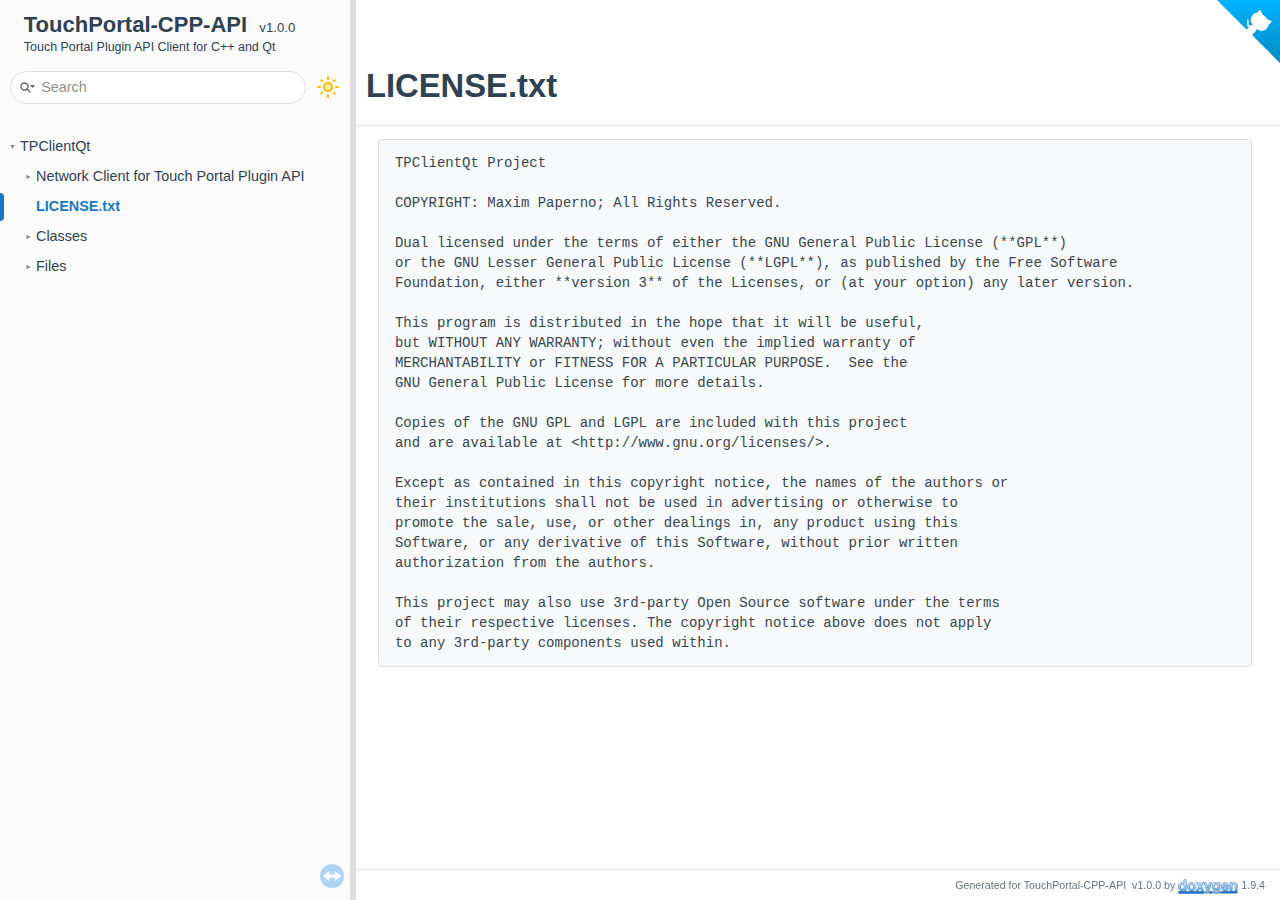
<file: _l_i_c_e_n_s_e_8txt.html>
<!-- HTML header for doxygen 1.9.4-->
<!DOCTYPE html PUBLIC "-//W3C//DTD XHTML 1.0 Transitional//EN" "https://www.w3.org/TR/xhtml1/DTD/xhtml1-transitional.dtd">
<html xmlns="http://www.w3.org/1999/xhtml">
<head>
<meta http-equiv="Content-Type" content="text/xhtml;charset=UTF-8"/>
<meta http-equiv="X-UA-Compatible" content="IE=11"/>
<meta name="generator" content="Doxygen 1.9.4"/>
<meta name="viewport" content="width=device-width, initial-scale=1"/>
<title>TouchPortal-CPP-API: LICENSE.txt</title>
<link href="tabs.css" rel="stylesheet" type="text/css"/>
<script type="text/javascript" src="jquery.js"></script>
<script type="text/javascript" src="dynsections.js"></script>
<link href="navtree.css" rel="stylesheet" type="text/css"/>
<script type="text/javascript" src="resize.js"></script>
<script type="text/javascript" src="navtreedata.js"></script>
<script type="text/javascript" src="navtree.js"></script>
<link href="search/search.css" rel="stylesheet" type="text/css"/>
<script type="text/javascript" src="search/searchdata.js"></script>
<script type="text/javascript" src="search/search.js"></script>
<script type="text/javascript" src="doxygen-awesome-darkmode-toggle.js"></script>
<script type="text/javascript" src="doxygen-awesome-paragraph-link.js"></script>
<script type="text/javascript" src="doxygen-awesome-interactive-toc.js"></script>
<script type="text/javascript">
    DoxygenAwesomeDarkModeToggle.init();
    DoxygenAwesomeParagraphLink.init();
    DoxygenAwesomeInteractiveToc.init();
</script>
<link href="doxygen.css" rel="stylesheet" type="text/css" />
<link href="doxygen-awesome.css" rel="stylesheet" type="text/css"/>
<link href="doxygen-awesome-sidebar-only.css" rel="stylesheet" type="text/css"/>
<link href="doxygen-awesome-sidebar-only-darkmode-toggle.css" rel="stylesheet" type="text/css"/>
<link href="customdoxygen.css" rel="stylesheet" type="text/css"/>
</head>
<body>
<!-- https://tholman.com/github-corners/ -->
<a href="https://github.com/mpaperno/TouchPortal-CPP-API" class="github-corner" title="View source on GitHub" target="_blank">
    <svg viewBox="0 0 250 250" width="40" height="40" aria-hidden="true">
    <path d="M0,0 L115,115 L130,115 L142,142 L250,250 L250,0 Z" fill="url(#gradient)"></path>
    <path d="M128.3,109.0 C113.8,99.7 119.0,89.6 119.0,89.6 C122.0,82.7 120.5,78.6 120.5,78.6 C119.2,72.0 123.4,76.3 123.4,76.3 C127.3,80.9 125.5,87.3 125.5,87.3 C122.9,97.6 130.6,101.9 134.4,103.2" fill="currentColor" style="transform-origin: 130px 106px;" class="octo-arm"></path>
    <path d="M115.0,115.0 C114.9,115.1 118.7,116.5 119.8,115.4 L133.7,101.6 C136.9,99.2 139.9,98.4 142.2,98.6 C133.8,88.0 127.5,74.4 143.8,58.0 C148.5,53.4 154.0,51.2 159.7,51.0 C160.3,49.4 163.2,43.6 171.4,40.1 C171.4,40.1 176.1,42.5 178.8,56.2 C183.1,58.6 187.2,61.8 190.9,65.4 C194.5,69.0 197.7,73.2 200.1,77.6 C213.8,80.2 216.3,84.9 216.3,84.9 C212.7,93.1 206.9,96.0 205.4,96.6 C205.1,102.4 203.0,107.8 198.3,112.5 C181.9,128.9 168.3,122.5 157.7,114.1 C157.9,116.9 156.7,120.9 152.7,124.9 L141.0,136.5 C139.8,137.7 141.6,141.9 141.8,141.8 Z" fill="currentColor" class="octo-body"></path>
    <linearGradient id="gradient" x1="0.5" x2="0.5" y1="0" y2="1">
        <stop class="first-stop" offset="0%"></stop>
        <stop class="last-stop" offset="100%"></stop>
    </linearGradient>
    </svg>
</a>
<style>.github-corner:hover .octo-arm{animation:octocat-wave 560ms ease-in-out}@keyframes octocat-wave{0%,100%{transform:rotate(0)}20%,60%{transform:rotate(-25deg)}40%,80%{transform:rotate(10deg)}}@media (max-width:500px){.github-corner:hover .octo-arm{animation:none}.github-corner .octo-arm{animation:octocat-wave 560ms ease-in-out}}</style>
<div id="top"><!-- do not remove this div, it is closed by doxygen! -->
<div id="titlearea">
<table cellspacing="0" cellpadding="0">
 <tbody>
 <tr style="height: 56px;">
  <td id="projectalign" style="padding-left: 0.5em;">
   <div id="projectname">TouchPortal-CPP-API
   &#160;<span id="projectnumber">v1.0.0</span>
   </div>
   <div id="projectbrief">Touch Portal Plugin API Client for C++ and Qt</div>
  </td>
 </tr>
 </tbody>
</table>
</div>
<!-- end header part -->
<!-- Generated by Doxygen 1.9.4 -->
<script type="text/javascript">
/* @license magnet:?xt=urn:btih:d3d9a9a6595521f9666a5e94cc830dab83b65699&amp;dn=expat.txt MIT */
var searchBox = new SearchBox("searchBox", "search",'Search','.html');
/* @license-end */
</script>
<script type="text/javascript" src="menudata.js"></script>
<script type="text/javascript" src="menu.js"></script>
<script type="text/javascript">
/* @license magnet:?xt=urn:btih:d3d9a9a6595521f9666a5e94cc830dab83b65699&amp;dn=expat.txt MIT */
$(function() {
  initMenu('',true,false,'search.php','Search');
  $(document).ready(function() { init_search(); });
});
/* @license-end */
</script>
<div id="main-nav"></div>
</div><!-- top -->
<div id="side-nav" class="ui-resizable side-nav-resizable">
  <div id="nav-tree">
    <div id="nav-tree-contents">
      <div id="nav-sync" class="sync"></div>
    </div>
  </div>
  <div id="splitbar" style="-moz-user-select:none;" 
       class="ui-resizable-handle">
  </div>
</div>
<script type="text/javascript">
/* @license magnet:?xt=urn:btih:d3d9a9a6595521f9666a5e94cc830dab83b65699&amp;dn=expat.txt MIT */
$(document).ready(function(){initNavTree('_l_i_c_e_n_s_e_8txt.html',''); initResizable(); });
/* @license-end */
</script>
<div id="doc-content">
<!-- window showing the filter options -->
<div id="MSearchSelectWindow"
     onmouseover="return searchBox.OnSearchSelectShow()"
     onmouseout="return searchBox.OnSearchSelectHide()"
     onkeydown="return searchBox.OnSearchSelectKey(event)">
</div>

<!-- iframe showing the search results (closed by default) -->
<div id="MSearchResultsWindow">
<iframe src="javascript:void(0)" frameborder="0" 
        name="MSearchResults" id="MSearchResults">
</iframe>
</div>

<div><div class="header">
  <div class="headertitle"><div class="title">LICENSE.txt </div></div>
</div><!--header-->
<div class="contents">
<div class="textblock"><pre class="fragment">TPClientQt Project

COPYRIGHT: Maxim Paperno; All Rights Reserved.

Dual licensed under the terms of either the GNU General Public License (**GPL**)
or the GNU Lesser General Public License (**LGPL**), as published by the Free Software
Foundation, either **version 3** of the Licenses, or (at your option) any later version.

This program is distributed in the hope that it will be useful,
but WITHOUT ANY WARRANTY; without even the implied warranty of
MERCHANTABILITY or FITNESS FOR A PARTICULAR PURPOSE.  See the
GNU General Public License for more details.

Copies of the GNU GPL and LGPL are included with this project
and are available at &lt;http://www.gnu.org/licenses/&gt;.

Except as contained in this copyright notice, the names of the authors or
their institutions shall not be used in advertising or otherwise to
promote the sale, use, or other dealings in, any product using this
Software, or any derivative of this Software, without prior written
authorization from the authors.

This project may also use 3rd-party Open Source software under the terms
of their respective licenses. The copyright notice above does not apply
to any 3rd-party components used within.</pre> </div></div><!-- contents -->
</div><!-- PageDoc -->
</div><!-- doc-content -->
<!-- HTML footer for doxygen 1.9.4-->
<!-- start footer part -->
<div id="nav-path" class="navpath"><!-- id is needed for treeview function! -->
  <ul>
    <li class="footer">Generated for TouchPortal-CPP-API &#160;v1.0.0 by <a href="https://www.doxygen.org/index.html"><img class="footer" src="doxygen.svg" width="104" height="31" alt="doxygen"/></a> 1.9.4 </li>
  </ul>
</div>
</body>
</html>
</file>
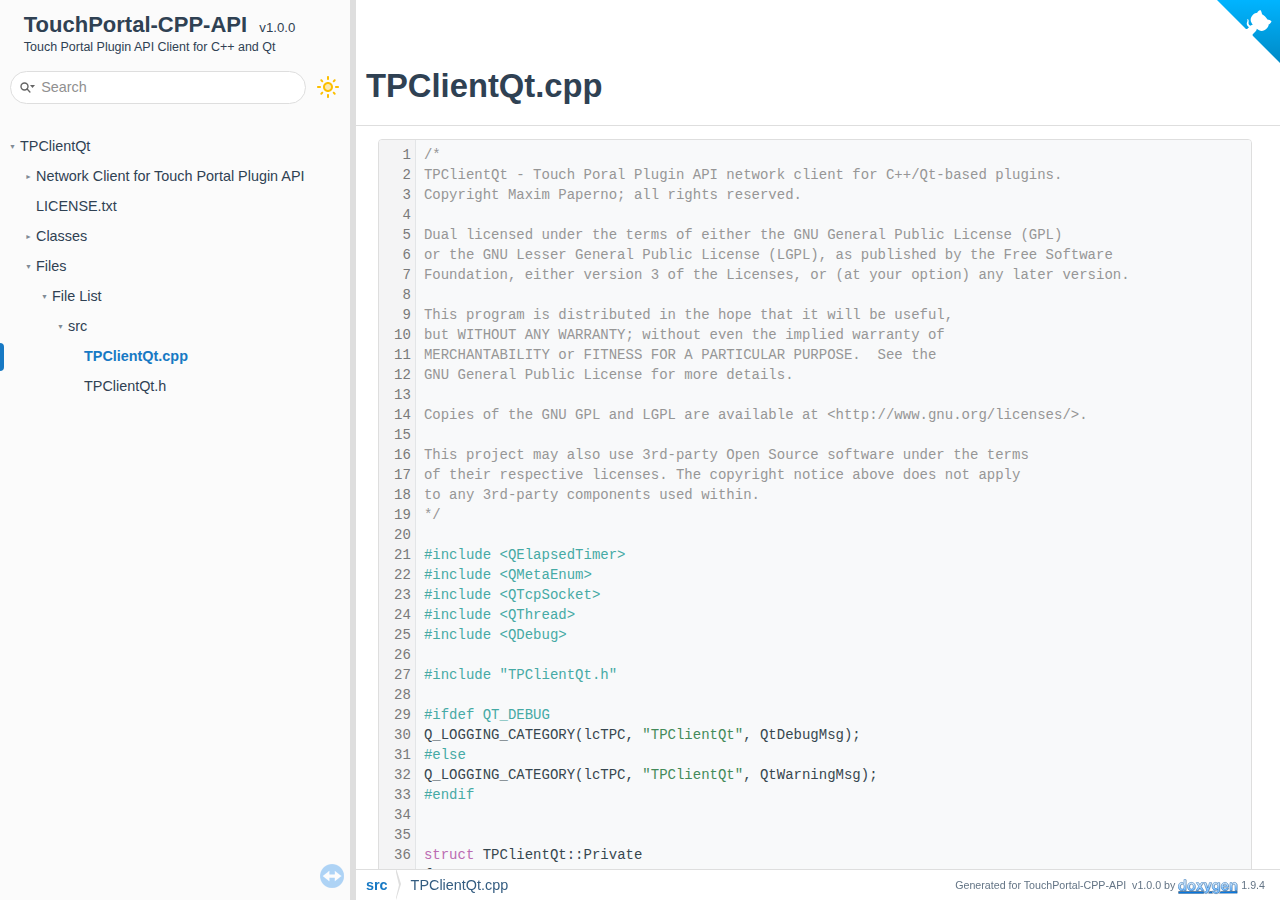
<file: _t_p_client_qt_8cpp_source.html>
<!-- HTML header for doxygen 1.9.4-->
<!DOCTYPE html PUBLIC "-//W3C//DTD XHTML 1.0 Transitional//EN" "https://www.w3.org/TR/xhtml1/DTD/xhtml1-transitional.dtd">
<html xmlns="http://www.w3.org/1999/xhtml">
<head>
<meta http-equiv="Content-Type" content="text/xhtml;charset=UTF-8"/>
<meta http-equiv="X-UA-Compatible" content="IE=11"/>
<meta name="generator" content="Doxygen 1.9.4"/>
<meta name="viewport" content="width=device-width, initial-scale=1"/>
<title>TouchPortal-CPP-API: TPClientQt.cpp Source File</title>
<link href="tabs.css" rel="stylesheet" type="text/css"/>
<script type="text/javascript" src="jquery.js"></script>
<script type="text/javascript" src="dynsections.js"></script>
<link href="navtree.css" rel="stylesheet" type="text/css"/>
<script type="text/javascript" src="resize.js"></script>
<script type="text/javascript" src="navtreedata.js"></script>
<script type="text/javascript" src="navtree.js"></script>
<link href="search/search.css" rel="stylesheet" type="text/css"/>
<script type="text/javascript" src="search/searchdata.js"></script>
<script type="text/javascript" src="search/search.js"></script>
<script type="text/javascript" src="doxygen-awesome-darkmode-toggle.js"></script>
<script type="text/javascript" src="doxygen-awesome-paragraph-link.js"></script>
<script type="text/javascript" src="doxygen-awesome-interactive-toc.js"></script>
<script type="text/javascript">
    DoxygenAwesomeDarkModeToggle.init();
    DoxygenAwesomeParagraphLink.init();
    DoxygenAwesomeInteractiveToc.init();
</script>
<link href="doxygen.css" rel="stylesheet" type="text/css" />
<link href="doxygen-awesome.css" rel="stylesheet" type="text/css"/>
<link href="doxygen-awesome-sidebar-only.css" rel="stylesheet" type="text/css"/>
<link href="doxygen-awesome-sidebar-only-darkmode-toggle.css" rel="stylesheet" type="text/css"/>
<link href="customdoxygen.css" rel="stylesheet" type="text/css"/>
</head>
<body>
<!-- https://tholman.com/github-corners/ -->
<a href="https://github.com/mpaperno/TouchPortal-CPP-API" class="github-corner" title="View source on GitHub" target="_blank">
    <svg viewBox="0 0 250 250" width="40" height="40" aria-hidden="true">
    <path d="M0,0 L115,115 L130,115 L142,142 L250,250 L250,0 Z" fill="url(#gradient)"></path>
    <path d="M128.3,109.0 C113.8,99.7 119.0,89.6 119.0,89.6 C122.0,82.7 120.5,78.6 120.5,78.6 C119.2,72.0 123.4,76.3 123.4,76.3 C127.3,80.9 125.5,87.3 125.5,87.3 C122.9,97.6 130.6,101.9 134.4,103.2" fill="currentColor" style="transform-origin: 130px 106px;" class="octo-arm"></path>
    <path d="M115.0,115.0 C114.9,115.1 118.7,116.5 119.8,115.4 L133.7,101.6 C136.9,99.2 139.9,98.4 142.2,98.6 C133.8,88.0 127.5,74.4 143.8,58.0 C148.5,53.4 154.0,51.2 159.7,51.0 C160.3,49.4 163.2,43.6 171.4,40.1 C171.4,40.1 176.1,42.5 178.8,56.2 C183.1,58.6 187.2,61.8 190.9,65.4 C194.5,69.0 197.7,73.2 200.1,77.6 C213.8,80.2 216.3,84.9 216.3,84.9 C212.7,93.1 206.9,96.0 205.4,96.6 C205.1,102.4 203.0,107.8 198.3,112.5 C181.9,128.9 168.3,122.5 157.7,114.1 C157.9,116.9 156.7,120.9 152.7,124.9 L141.0,136.5 C139.8,137.7 141.6,141.9 141.8,141.8 Z" fill="currentColor" class="octo-body"></path>
    <linearGradient id="gradient" x1="0.5" x2="0.5" y1="0" y2="1">
        <stop class="first-stop" offset="0%"></stop>
        <stop class="last-stop" offset="100%"></stop>
    </linearGradient>
    </svg>
</a>
<style>.github-corner:hover .octo-arm{animation:octocat-wave 560ms ease-in-out}@keyframes octocat-wave{0%,100%{transform:rotate(0)}20%,60%{transform:rotate(-25deg)}40%,80%{transform:rotate(10deg)}}@media (max-width:500px){.github-corner:hover .octo-arm{animation:none}.github-corner .octo-arm{animation:octocat-wave 560ms ease-in-out}}</style>
<div id="top"><!-- do not remove this div, it is closed by doxygen! -->
<div id="titlearea">
<table cellspacing="0" cellpadding="0">
 <tbody>
 <tr style="height: 56px;">
  <td id="projectalign" style="padding-left: 0.5em;">
   <div id="projectname">TouchPortal-CPP-API
   &#160;<span id="projectnumber">v1.0.0</span>
   </div>
   <div id="projectbrief">Touch Portal Plugin API Client for C++ and Qt</div>
  </td>
 </tr>
 </tbody>
</table>
</div>
<!-- end header part -->
<!-- Generated by Doxygen 1.9.4 -->
<script type="text/javascript">
/* @license magnet:?xt=urn:btih:d3d9a9a6595521f9666a5e94cc830dab83b65699&amp;dn=expat.txt MIT */
var searchBox = new SearchBox("searchBox", "search",'Search','.html');
/* @license-end */
</script>
<script type="text/javascript" src="menudata.js"></script>
<script type="text/javascript" src="menu.js"></script>
<script type="text/javascript">
/* @license magnet:?xt=urn:btih:d3d9a9a6595521f9666a5e94cc830dab83b65699&amp;dn=expat.txt MIT */
$(function() {
  initMenu('',true,false,'search.php','Search');
  $(document).ready(function() { init_search(); });
});
/* @license-end */
</script>
<div id="main-nav"></div>
</div><!-- top -->
<div id="side-nav" class="ui-resizable side-nav-resizable">
  <div id="nav-tree">
    <div id="nav-tree-contents">
      <div id="nav-sync" class="sync"></div>
    </div>
  </div>
  <div id="splitbar" style="-moz-user-select:none;" 
       class="ui-resizable-handle">
  </div>
</div>
<script type="text/javascript">
/* @license magnet:?xt=urn:btih:d3d9a9a6595521f9666a5e94cc830dab83b65699&amp;dn=expat.txt MIT */
$(document).ready(function(){initNavTree('_t_p_client_qt_8cpp_source.html',''); initResizable(); });
/* @license-end */
</script>
<div id="doc-content">
<!-- window showing the filter options -->
<div id="MSearchSelectWindow"
     onmouseover="return searchBox.OnSearchSelectShow()"
     onmouseout="return searchBox.OnSearchSelectHide()"
     onkeydown="return searchBox.OnSearchSelectKey(event)">
</div>

<!-- iframe showing the search results (closed by default) -->
<div id="MSearchResultsWindow">
<iframe src="javascript:void(0)" frameborder="0" 
        name="MSearchResults" id="MSearchResults">
</iframe>
</div>

<div class="header">
  <div class="headertitle"><div class="title">TPClientQt.cpp</div></div>
</div><!--header-->
<div class="contents">
<div class="fragment"><div class="line"><a id="l00001" name="l00001"></a><span class="lineno">    1</span><span class="comment">/*</span></div>
<div class="line"><a id="l00002" name="l00002"></a><span class="lineno">    2</span><span class="comment">TPClientQt - Touch Poral Plugin API network client for C++/Qt-based plugins.</span></div>
<div class="line"><a id="l00003" name="l00003"></a><span class="lineno">    3</span><span class="comment">Copyright Maxim Paperno; all rights reserved.</span></div>
<div class="line"><a id="l00004" name="l00004"></a><span class="lineno">    4</span><span class="comment"></span> </div>
<div class="line"><a id="l00005" name="l00005"></a><span class="lineno">    5</span><span class="comment">Dual licensed under the terms of either the GNU General Public License (GPL)</span></div>
<div class="line"><a id="l00006" name="l00006"></a><span class="lineno">    6</span><span class="comment">or the GNU Lesser General Public License (LGPL), as published by the Free Software</span></div>
<div class="line"><a id="l00007" name="l00007"></a><span class="lineno">    7</span><span class="comment">Foundation, either version 3 of the Licenses, or (at your option) any later version.</span></div>
<div class="line"><a id="l00008" name="l00008"></a><span class="lineno">    8</span><span class="comment"></span> </div>
<div class="line"><a id="l00009" name="l00009"></a><span class="lineno">    9</span><span class="comment">This program is distributed in the hope that it will be useful,</span></div>
<div class="line"><a id="l00010" name="l00010"></a><span class="lineno">   10</span><span class="comment">but WITHOUT ANY WARRANTY; without even the implied warranty of</span></div>
<div class="line"><a id="l00011" name="l00011"></a><span class="lineno">   11</span><span class="comment">MERCHANTABILITY or FITNESS FOR A PARTICULAR PURPOSE.  See the</span></div>
<div class="line"><a id="l00012" name="l00012"></a><span class="lineno">   12</span><span class="comment">GNU General Public License for more details.</span></div>
<div class="line"><a id="l00013" name="l00013"></a><span class="lineno">   13</span><span class="comment"></span> </div>
<div class="line"><a id="l00014" name="l00014"></a><span class="lineno">   14</span><span class="comment">Copies of the GNU GPL and LGPL are available at &lt;http://www.gnu.org/licenses/&gt;.</span></div>
<div class="line"><a id="l00015" name="l00015"></a><span class="lineno">   15</span><span class="comment"></span> </div>
<div class="line"><a id="l00016" name="l00016"></a><span class="lineno">   16</span><span class="comment">This project may also use 3rd-party Open Source software under the terms</span></div>
<div class="line"><a id="l00017" name="l00017"></a><span class="lineno">   17</span><span class="comment">of their respective licenses. The copyright notice above does not apply</span></div>
<div class="line"><a id="l00018" name="l00018"></a><span class="lineno">   18</span><span class="comment">to any 3rd-party components used within.</span></div>
<div class="line"><a id="l00019" name="l00019"></a><span class="lineno">   19</span><span class="comment">*/</span></div>
<div class="line"><a id="l00020" name="l00020"></a><span class="lineno">   20</span> </div>
<div class="line"><a id="l00021" name="l00021"></a><span class="lineno">   21</span><span class="preprocessor">#include &lt;QElapsedTimer&gt;</span></div>
<div class="line"><a id="l00022" name="l00022"></a><span class="lineno">   22</span><span class="preprocessor">#include &lt;QMetaEnum&gt;</span></div>
<div class="line"><a id="l00023" name="l00023"></a><span class="lineno">   23</span><span class="preprocessor">#include &lt;QTcpSocket&gt;</span></div>
<div class="line"><a id="l00024" name="l00024"></a><span class="lineno">   24</span><span class="preprocessor">#include &lt;QThread&gt;</span></div>
<div class="line"><a id="l00025" name="l00025"></a><span class="lineno">   25</span><span class="preprocessor">#include &lt;QDebug&gt;</span></div>
<div class="line"><a id="l00026" name="l00026"></a><span class="lineno">   26</span> </div>
<div class="line"><a id="l00027" name="l00027"></a><span class="lineno">   27</span><span class="preprocessor">#include &quot;TPClientQt.h&quot;</span></div>
<div class="line"><a id="l00028" name="l00028"></a><span class="lineno">   28</span> </div>
<div class="line"><a id="l00029" name="l00029"></a><span class="lineno">   29</span><span class="preprocessor">#ifdef QT_DEBUG</span></div>
<div class="line"><a id="l00030" name="l00030"></a><span class="lineno">   30</span>Q_LOGGING_CATEGORY(lcTPC, <span class="stringliteral">&quot;TPClientQt&quot;</span>, QtDebugMsg);</div>
<div class="line"><a id="l00031" name="l00031"></a><span class="lineno">   31</span><span class="preprocessor">#else</span></div>
<div class="line"><a id="l00032" name="l00032"></a><span class="lineno">   32</span>Q_LOGGING_CATEGORY(lcTPC, <span class="stringliteral">&quot;TPClientQt&quot;</span>, QtWarningMsg);</div>
<div class="line"><a id="l00033" name="l00033"></a><span class="lineno">   33</span><span class="preprocessor">#endif</span></div>
<div class="line"><a id="l00034" name="l00034"></a><span class="lineno">   34</span> </div>
<div class="line"><a id="l00035" name="l00035"></a><span class="lineno">   35</span> </div>
<div class="line"><a id="l00036" name="l00036"></a><span class="lineno">   36</span><span class="keyword">struct </span>TPClientQt::Private</div>
<div class="line"><a id="l00037" name="l00037"></a><span class="lineno">   37</span>{</div>
<div class="line"><a id="l00038" name="l00038"></a><span class="lineno">   38</span>  Private(<a class="code hl_class" href="class_t_p_client_qt.html">TPClientQt</a> *q, <span class="keyword">const</span> <span class="keywordtype">char</span> *<a class="code hl_function" href="class_t_p_client_qt.html#aa3f0ca81b3dfba2e7249bd22216b84cb">pluginId</a>) :</div>
<div class="line"><a id="l00039" name="l00039"></a><span class="lineno">   39</span>    q(q),</div>
<div class="line"><a id="l00040" name="l00040"></a><span class="lineno">   40</span>    socket(new QTcpSocket(q)),</div>
<div class="line"><a id="l00041" name="l00041"></a><span class="lineno">   41</span>    <a class="code hl_function" href="class_t_p_client_qt.html#aa3f0ca81b3dfba2e7249bd22216b84cb">pluginId</a>(<a class="code hl_function" href="class_t_p_client_qt.html#aa3f0ca81b3dfba2e7249bd22216b84cb">pluginId</a>)</div>
<div class="line"><a id="l00042" name="l00042"></a><span class="lineno">   42</span>  { }</div>
<div class="line"><a id="l00043" name="l00043"></a><span class="lineno">   43</span> </div>
<div class="line"><a id="l00044" name="l00044"></a><span class="lineno">   44</span>  <span class="keyword">inline</span> <span class="keywordtype">void</span> onSockStateChanged(QAbstractSocket::SocketState s)</div>
<div class="line"><a id="l00045" name="l00045"></a><span class="lineno">   45</span>  {</div>
<div class="line"><a id="l00046" name="l00046"></a><span class="lineno">   46</span>    qCDebug(lcTPC) &lt;&lt; <span class="stringliteral">&quot;Socket state changed:&quot;</span> &lt;&lt; s;</div>
<div class="line"><a id="l00047" name="l00047"></a><span class="lineno">   47</span>    <span class="keywordflow">switch</span> (s) {</div>
<div class="line"><a id="l00048" name="l00048"></a><span class="lineno">   48</span>      <span class="keywordflow">case</span> QAbstractSocket::ConnectedState:</div>
<div class="line"><a id="l00049" name="l00049"></a><span class="lineno">   49</span>        socket-&gt;setSocketOption(QAbstractSocket::LowDelayOption, 1);</div>
<div class="line"><a id="l00050" name="l00050"></a><span class="lineno">   50</span><span class="preprocessor">#if (QT_VERSION &gt;= QT_VERSION_CHECK(6, 0, 0)) || !defined(Q_OS_WIN)</span></div>
<div class="line"><a id="l00051" name="l00051"></a><span class="lineno">   51</span>        <span class="comment">// On POSIX this needs to be set after connection according to Qt5 docs.</span></div>
<div class="line"><a id="l00052" name="l00052"></a><span class="lineno">   52</span>        socket-&gt;setSocketOption(QAbstractSocket::KeepAliveOption, 1);</div>
<div class="line"><a id="l00053" name="l00053"></a><span class="lineno">   53</span><span class="preprocessor">#endif</span></div>
<div class="line"><a id="l00054" name="l00054"></a><span class="lineno">   54</span>        q-&gt;send({</div>
<div class="line"><a id="l00055" name="l00055"></a><span class="lineno">   55</span>          {<span class="stringliteral">&quot;type&quot;</span>, <span class="stringliteral">&quot;pair&quot;</span>},</div>
<div class="line"><a id="l00056" name="l00056"></a><span class="lineno">   56</span>          {<span class="stringliteral">&quot;id&quot;</span>, <a class="code hl_function" href="class_t_p_client_qt.html#aa3f0ca81b3dfba2e7249bd22216b84cb">pluginId</a>.toUtf8().data()}</div>
<div class="line"><a id="l00057" name="l00057"></a><span class="lineno">   57</span>        });</div>
<div class="line"><a id="l00058" name="l00058"></a><span class="lineno">   58</span> </div>
<div class="line"><a id="l00059" name="l00059"></a><span class="lineno">   59</span>        <span class="keywordflow">if</span> (connTimeout &gt; 0) {</div>
<div class="line"><a id="l00060" name="l00060"></a><span class="lineno">   60</span>          QThread *waitThread = QThread::create([=] { waitForPaired(); });</div>
<div class="line"><a id="l00061" name="l00061"></a><span class="lineno">   61</span>          QObject::connect(waitThread, &amp;QThread::finished, q, [=]() { waitThread-&gt;wait(); waitThread-&gt;deleteLater(); }, Qt::QueuedConnection);</div>
<div class="line"><a id="l00062" name="l00062"></a><span class="lineno">   62</span>          waitThread-&gt;start();</div>
<div class="line"><a id="l00063" name="l00063"></a><span class="lineno">   63</span>        }</div>
<div class="line"><a id="l00064" name="l00064"></a><span class="lineno">   64</span>        <span class="keywordflow">break</span>;</div>
<div class="line"><a id="l00065" name="l00065"></a><span class="lineno">   65</span> </div>
<div class="line"><a id="l00066" name="l00066"></a><span class="lineno">   66</span>      <span class="keywordflow">case</span> QAbstractSocket::UnconnectedState:</div>
<div class="line"><a id="l00067" name="l00067"></a><span class="lineno">   67</span>        <a class="code hl_function" href="class_t_p_client_qt.html#a16b8d60dc953ffe68ab521d6d278c038">tpInfo</a>.<a class="code hl_variable" href="class_t_p_client_qt.html#a464cc53237124bf2147c347f88ac9830">paired</a> = <span class="keyword">false</span>;</div>
<div class="line"><a id="l00068" name="l00068"></a><span class="lineno">   68</span>        qCInfo(lcTPC) &lt;&lt; <span class="stringliteral">&quot;Closed TP Connection.&quot;</span>;</div>
<div class="line"><a id="l00069" name="l00069"></a><span class="lineno">   69</span>        <span class="keywordflow">break</span>;</div>
<div class="line"><a id="l00070" name="l00070"></a><span class="lineno">   70</span>      <span class="keywordflow">default</span>:</div>
<div class="line"><a id="l00071" name="l00071"></a><span class="lineno">   71</span>        <span class="keywordflow">break</span>;</div>
<div class="line"><a id="l00072" name="l00072"></a><span class="lineno">   72</span>    }</div>
<div class="line"><a id="l00073" name="l00073"></a><span class="lineno">   73</span>  }</div>
<div class="line"><a id="l00074" name="l00074"></a><span class="lineno">   74</span> </div>
<div class="line"><a id="l00075" name="l00075"></a><span class="lineno">   75</span>  <span class="keyword">inline</span> <span class="keywordtype">void</span> onSocketError(QAbstractSocket::SocketError e)</div>
<div class="line"><a id="l00076" name="l00076"></a><span class="lineno">   76</span>  {</div>
<div class="line"><a id="l00077" name="l00077"></a><span class="lineno">   77</span>    <span class="keywordflow">if</span> (e == QAbstractSocket::TemporaryError || e == QAbstractSocket::UnknownSocketError)</div>
<div class="line"><a id="l00078" name="l00078"></a><span class="lineno">   78</span>      <span class="keywordflow">return</span>;</div>
<div class="line"><a id="l00079" name="l00079"></a><span class="lineno">   79</span>    lastError = socket-&gt;errorString();</div>
<div class="line"><a id="l00080" name="l00080"></a><span class="lineno">   80</span>    Q_EMIT q-&gt;error(e);</div>
<div class="line"><a id="l00081" name="l00081"></a><span class="lineno">   81</span>    qCWarning(lcTPC) &lt;&lt; <span class="stringliteral">&quot;Permanent socket error:&quot;</span> &lt;&lt; e &lt;&lt; lastError;</div>
<div class="line"><a id="l00082" name="l00082"></a><span class="lineno">   82</span>  }</div>
<div class="line"><a id="l00083" name="l00083"></a><span class="lineno">   83</span> </div>
<div class="line"><a id="l00084" name="l00084"></a><span class="lineno">   84</span>  <span class="keywordtype">void</span> waitForPaired()</div>
<div class="line"><a id="l00085" name="l00085"></a><span class="lineno">   85</span>  {</div>
<div class="line"><a id="l00086" name="l00086"></a><span class="lineno">   86</span>    <span class="keywordflow">if</span> (<a class="code hl_function" href="class_t_p_client_qt.html#a16b8d60dc953ffe68ab521d6d278c038">tpInfo</a>.<a class="code hl_variable" href="class_t_p_client_qt.html#a0d689bd150923c141a16ed7388020894">tpVersionCode</a>)</div>
<div class="line"><a id="l00087" name="l00087"></a><span class="lineno">   87</span>      <span class="keywordflow">return</span>;</div>
<div class="line"><a id="l00088" name="l00088"></a><span class="lineno">   88</span> </div>
<div class="line"><a id="l00089" name="l00089"></a><span class="lineno">   89</span>    QElapsedTimer sw;</div>
<div class="line"><a id="l00090" name="l00090"></a><span class="lineno">   90</span>    sw.start();</div>
<div class="line"><a id="l00091" name="l00091"></a><span class="lineno">   91</span>    <span class="keywordflow">while</span> (!<a class="code hl_function" href="class_t_p_client_qt.html#a16b8d60dc953ffe68ab521d6d278c038">tpInfo</a>.<a class="code hl_variable" href="class_t_p_client_qt.html#a0d689bd150923c141a16ed7388020894">tpVersionCode</a> &amp;&amp; socket-&gt;state() == QAbstractSocket::ConnectedState &amp;&amp; !sw.hasExpired(connTimeout))</div>
<div class="line"><a id="l00092" name="l00092"></a><span class="lineno">   92</span>      QThread::yieldCurrentThread();</div>
<div class="line"><a id="l00093" name="l00093"></a><span class="lineno">   93</span> </div>
<div class="line"><a id="l00094" name="l00094"></a><span class="lineno">   94</span>    <span class="keywordflow">if</span> (!<a class="code hl_function" href="class_t_p_client_qt.html#a16b8d60dc953ffe68ab521d6d278c038">tpInfo</a>.<a class="code hl_variable" href="class_t_p_client_qt.html#a0d689bd150923c141a16ed7388020894">tpVersionCode</a>) {</div>
<div class="line"><a id="l00095" name="l00095"></a><span class="lineno">   95</span>      qCCritical(lcTPC) &lt;&lt; <span class="stringliteral">&quot;Could not pair with TP! Disconnecting.&quot;</span>;</div>
<div class="line"><a id="l00096" name="l00096"></a><span class="lineno">   96</span>      Q_EMIT q-&gt;error(QAbstractSocket::SocketTimeoutError);</div>
<div class="line"><a id="l00097" name="l00097"></a><span class="lineno">   97</span>      QMetaObject::invokeMethod(q, <span class="stringliteral">&quot;disconnect&quot;</span>, Qt::QueuedConnection);</div>
<div class="line"><a id="l00098" name="l00098"></a><span class="lineno">   98</span>    }</div>
<div class="line"><a id="l00099" name="l00099"></a><span class="lineno">   99</span>  }</div>
<div class="line"><a id="l00100" name="l00100"></a><span class="lineno">  100</span> </div>
<div class="line"><a id="l00101" name="l00101"></a><span class="lineno">  101</span>  <span class="keywordtype">void</span> onTpMessage(<a class="code hl_enumeration" href="class_t_p_client_qt.html#ab7404e79a63a2ad1374a7f721d526115">MessageType</a> type, <span class="keyword">const</span> QJsonObject &amp;msg)</div>
<div class="line"><a id="l00102" name="l00102"></a><span class="lineno">  102</span>  {</div>
<div class="line"><a id="l00103" name="l00103"></a><span class="lineno">  103</span>    <span class="keywordflow">switch</span> (type) {</div>
<div class="line"><a id="l00104" name="l00104"></a><span class="lineno">  104</span>      <span class="keywordflow">case</span> <a class="code hl_enumvalue" href="class_t_p_client_qt.html#ab7404e79a63a2ad1374a7f721d526115acaf9b6b99962bf5c2264824231d7a40c">MessageType::info</a>: {</div>
<div class="line"><a id="l00105" name="l00105"></a><span class="lineno">  105</span>        <a class="code hl_function" href="class_t_p_client_qt.html#a16b8d60dc953ffe68ab521d6d278c038">tpInfo</a>.<a class="code hl_variable" href="class_t_p_client_qt.html#ac239e35c6fdaead7d9011c035268dadd">status</a> = msg.value(QLatin1String(<span class="stringliteral">&quot;status&quot;</span>)).toString();</div>
<div class="line"><a id="l00106" name="l00106"></a><span class="lineno">  106</span>        <a class="code hl_function" href="class_t_p_client_qt.html#a16b8d60dc953ffe68ab521d6d278c038">tpInfo</a>.<a class="code hl_variable" href="class_t_p_client_qt.html#a464cc53237124bf2147c347f88ac9830">paired</a> = <a class="code hl_function" href="class_t_p_client_qt.html#a16b8d60dc953ffe68ab521d6d278c038">tpInfo</a>.<a class="code hl_variable" href="class_t_p_client_qt.html#ac239e35c6fdaead7d9011c035268dadd">status</a>.toLower() == <span class="stringliteral">&quot;paired&quot;</span>;</div>
<div class="line"><a id="l00107" name="l00107"></a><span class="lineno">  107</span>        <a class="code hl_function" href="class_t_p_client_qt.html#a16b8d60dc953ffe68ab521d6d278c038">tpInfo</a>.<a class="code hl_variable" href="class_t_p_client_qt.html#a39e7fc9ead62cc7a0e00abe337599f7f">sdkVersion</a> = msg.value(QLatin1String(<span class="stringliteral">&quot;sdkVersion&quot;</span>)).toInt(0);</div>
<div class="line"><a id="l00108" name="l00108"></a><span class="lineno">  108</span>        <a class="code hl_function" href="class_t_p_client_qt.html#a16b8d60dc953ffe68ab521d6d278c038">tpInfo</a>.<a class="code hl_variable" href="class_t_p_client_qt.html#a0d689bd150923c141a16ed7388020894">tpVersionCode</a> = msg.value(QLatin1String(<span class="stringliteral">&quot;tpVersionCode&quot;</span>)).toInt(0);</div>
<div class="line"><a id="l00109" name="l00109"></a><span class="lineno">  109</span>        <a class="code hl_function" href="class_t_p_client_qt.html#a16b8d60dc953ffe68ab521d6d278c038">tpInfo</a>.<a class="code hl_variable" href="class_t_p_client_qt.html#a9de49160f601e5ac80c7dfaf4973f4d0">pluginVersion</a> = msg.value(QLatin1String(<span class="stringliteral">&quot;pluginVersion&quot;</span>)).toInt(0);</div>
<div class="line"><a id="l00110" name="l00110"></a><span class="lineno">  110</span>        <a class="code hl_function" href="class_t_p_client_qt.html#a16b8d60dc953ffe68ab521d6d278c038">tpInfo</a>.<a class="code hl_variable" href="class_t_p_client_qt.html#a04d1a22b5f53b148e7831c840b038587">tpVersionString</a> = msg.value(QLatin1String(<span class="stringliteral">&quot;tpVersionString&quot;</span>)).toString(<span class="stringliteral">&quot;??&quot;</span>);</div>
<div class="line"><a id="l00111" name="l00111"></a><span class="lineno">  111</span>        qCInfo(lcTPC).nospace().noquote()</div>
<div class="line"><a id="l00112" name="l00112"></a><span class="lineno">  112</span>            &lt;&lt; <span class="stringliteral">&quot;Connection status &#39;&quot;</span> &lt;&lt; <a class="code hl_function" href="class_t_p_client_qt.html#a16b8d60dc953ffe68ab521d6d278c038">tpInfo</a>.<a class="code hl_variable" href="class_t_p_client_qt.html#ac239e35c6fdaead7d9011c035268dadd">status</a> &lt;&lt; <span class="stringliteral">&quot;&#39; with Touch Portal v&quot;</span> &lt;&lt; <a class="code hl_function" href="class_t_p_client_qt.html#a16b8d60dc953ffe68ab521d6d278c038">tpInfo</a>.<a class="code hl_variable" href="class_t_p_client_qt.html#a04d1a22b5f53b148e7831c840b038587">tpVersionString</a></div>
<div class="line"><a id="l00113" name="l00113"></a><span class="lineno">  113</span>            &lt;&lt; <span class="stringliteral">&quot; (&quot;</span> &lt;&lt; <a class="code hl_function" href="class_t_p_client_qt.html#a16b8d60dc953ffe68ab521d6d278c038">tpInfo</a>.<a class="code hl_variable" href="class_t_p_client_qt.html#a0d689bd150923c141a16ed7388020894">tpVersionCode</a> &lt;&lt; <span class="stringliteral">&quot;; SDK v&quot;</span> &lt;&lt; <a class="code hl_function" href="class_t_p_client_qt.html#a16b8d60dc953ffe68ab521d6d278c038">tpInfo</a>.<a class="code hl_variable" href="class_t_p_client_qt.html#a39e7fc9ead62cc7a0e00abe337599f7f">sdkVersion</a></div>
<div class="line"><a id="l00114" name="l00114"></a><span class="lineno">  114</span>            &lt;&lt; <span class="stringliteral">&quot;) for Plugin &quot;</span> &lt;&lt; <a class="code hl_function" href="class_t_p_client_qt.html#aa3f0ca81b3dfba2e7249bd22216b84cb">pluginId</a> &lt;&lt; <span class="stringliteral">&quot; v&quot;</span> &lt;&lt; <a class="code hl_function" href="class_t_p_client_qt.html#a16b8d60dc953ffe68ab521d6d278c038">tpInfo</a>.<a class="code hl_variable" href="class_t_p_client_qt.html#a9de49160f601e5ac80c7dfaf4973f4d0">pluginVersion</a> &lt;&lt; <span class="stringliteral">&quot; with TPClientQt v&quot;</span> &lt;&lt; TP_CLIENT_VERSION_STR;</div>
<div class="line"><a id="l00115" name="l00115"></a><span class="lineno">  115</span> </div>
<div class="line"><a id="l00116" name="l00116"></a><span class="lineno">  116</span>        <span class="keywordflow">if</span> (Q_UNLIKELY(!<a class="code hl_function" href="class_t_p_client_qt.html#a16b8d60dc953ffe68ab521d6d278c038">tpInfo</a>.<a class="code hl_variable" href="class_t_p_client_qt.html#a464cc53237124bf2147c347f88ac9830">paired</a>)) {</div>
<div class="line"><a id="l00117" name="l00117"></a><span class="lineno">  117</span>          lastError = <span class="stringliteral">&quot;Touch Portal responded with unknown &#39;status&#39; of: &quot;</span> + <a class="code hl_function" href="class_t_p_client_qt.html#a16b8d60dc953ffe68ab521d6d278c038">tpInfo</a>.<a class="code hl_variable" href="class_t_p_client_qt.html#ac239e35c6fdaead7d9011c035268dadd">status</a>;</div>
<div class="line"><a id="l00118" name="l00118"></a><span class="lineno">  118</span>          qCCritical(lcTPC) &lt;&lt; lastError;</div>
<div class="line"><a id="l00119" name="l00119"></a><span class="lineno">  119</span>          Q_EMIT q-&gt;error(QAbstractSocket::ConnectionRefusedError);</div>
<div class="line"><a id="l00120" name="l00120"></a><span class="lineno">  120</span>          q-&gt;disconnect();</div>
<div class="line"><a id="l00121" name="l00121"></a><span class="lineno">  121</span>          <span class="keywordflow">return</span>;</div>
<div class="line"><a id="l00122" name="l00122"></a><span class="lineno">  122</span>        }</div>
<div class="line"><a id="l00123" name="l00123"></a><span class="lineno">  123</span> </div>
<div class="line"><a id="l00124" name="l00124"></a><span class="lineno">  124</span>        <span class="keyword">const</span> QJsonObject settings = arrayToObj(msg.value(QLatin1String(<span class="stringliteral">&quot;settings&quot;</span>)));</div>
<div class="line"><a id="l00125" name="l00125"></a><span class="lineno">  125</span>        Q_EMIT q-&gt;connected(<a class="code hl_function" href="class_t_p_client_qt.html#a16b8d60dc953ffe68ab521d6d278c038">tpInfo</a>, settings);</div>
<div class="line"><a id="l00126" name="l00126"></a><span class="lineno">  126</span>        Q_EMIT q-&gt;message(<a class="code hl_enumvalue" href="class_t_p_client_qt.html#ab7404e79a63a2ad1374a7f721d526115acaf9b6b99962bf5c2264824231d7a40c">MessageType::info</a>, msg);</div>
<div class="line"><a id="l00127" name="l00127"></a><span class="lineno">  127</span>        Q_EMIT q-&gt;message(<a class="code hl_enumvalue" href="class_t_p_client_qt.html#ab7404e79a63a2ad1374a7f721d526115a2e5d8aa3dfa8ef34ca5131d20f9dad51">MessageType::settings</a>, settings);</div>
<div class="line"><a id="l00128" name="l00128"></a><span class="lineno">  128</span>        <span class="keywordflow">return</span>;</div>
<div class="line"><a id="l00129" name="l00129"></a><span class="lineno">  129</span>      }</div>
<div class="line"><a id="l00130" name="l00130"></a><span class="lineno">  130</span> </div>
<div class="line"><a id="l00131" name="l00131"></a><span class="lineno">  131</span>      <span class="keywordflow">case</span> <a class="code hl_enumvalue" href="class_t_p_client_qt.html#ab7404e79a63a2ad1374a7f721d526115a2e5d8aa3dfa8ef34ca5131d20f9dad51">MessageType::settings</a>:</div>
<div class="line"><a id="l00132" name="l00132"></a><span class="lineno">  132</span>        Q_EMIT q-&gt;message(<a class="code hl_enumvalue" href="class_t_p_client_qt.html#ab7404e79a63a2ad1374a7f721d526115a2e5d8aa3dfa8ef34ca5131d20f9dad51">MessageType::settings</a>, arrayToObj(msg.value(QLatin1String(<span class="stringliteral">&quot;values&quot;</span>))));</div>
<div class="line"><a id="l00133" name="l00133"></a><span class="lineno">  133</span>        <span class="keywordflow">return</span>;</div>
<div class="line"><a id="l00134" name="l00134"></a><span class="lineno">  134</span> </div>
<div class="line"><a id="l00135" name="l00135"></a><span class="lineno">  135</span>      <span class="keywordflow">default</span>:</div>
<div class="line"><a id="l00136" name="l00136"></a><span class="lineno">  136</span>        <span class="keywordflow">break</span>;</div>
<div class="line"><a id="l00137" name="l00137"></a><span class="lineno">  137</span>    }</div>
<div class="line"><a id="l00138" name="l00138"></a><span class="lineno">  138</span>    Q_EMIT q-&gt;message(type, msg);</div>
<div class="line"><a id="l00139" name="l00139"></a><span class="lineno">  139</span>  }</div>
<div class="line"><a id="l00140" name="l00140"></a><span class="lineno">  140</span> </div>
<div class="line"><a id="l00141" name="l00141"></a><span class="lineno">  141</span>  QJsonObject arrayToObj(<span class="keyword">const</span> QJsonValue &amp;arry)<span class="keyword"> const</span></div>
<div class="line"><a id="l00142" name="l00142"></a><span class="lineno">  142</span><span class="keyword">  </span>{</div>
<div class="line"><a id="l00143" name="l00143"></a><span class="lineno">  143</span>    QJsonObject ret;</div>
<div class="line"><a id="l00144" name="l00144"></a><span class="lineno">  144</span>    <span class="keyword">const</span> QJsonArray a = arry.toArray();</div>
<div class="line"><a id="l00145" name="l00145"></a><span class="lineno">  145</span>    <span class="keywordflow">for</span> (<span class="keyword">const</span> QJsonValue &amp;v : a) {</div>
<div class="line"><a id="l00146" name="l00146"></a><span class="lineno">  146</span>      <span class="keywordflow">if</span> (v.isObject()) {</div>
<div class="line"><a id="l00147" name="l00147"></a><span class="lineno">  147</span>        <span class="keyword">const</span> QJsonObject &amp;vObj = v.toObject();</div>
<div class="line"><a id="l00148" name="l00148"></a><span class="lineno">  148</span>        QJsonObject::const_iterator next = vObj.begin(), last = vObj.end();</div>
<div class="line"><a id="l00149" name="l00149"></a><span class="lineno">  149</span>        <span class="keywordflow">for</span> (; next != last; ++next)</div>
<div class="line"><a id="l00150" name="l00150"></a><span class="lineno">  150</span>          ret.insert(next.key(), next.value());</div>
<div class="line"><a id="l00151" name="l00151"></a><span class="lineno">  151</span>      }</div>
<div class="line"><a id="l00152" name="l00152"></a><span class="lineno">  152</span>    }</div>
<div class="line"><a id="l00153" name="l00153"></a><span class="lineno">  153</span>    <span class="keywordflow">return</span> ret;</div>
<div class="line"><a id="l00154" name="l00154"></a><span class="lineno">  154</span>  }</div>
<div class="line"><a id="l00155" name="l00155"></a><span class="lineno">  155</span> </div>
<div class="line"><a id="l00156" name="l00156"></a><span class="lineno">  156</span>  <a class="code hl_class" href="class_t_p_client_qt.html">TPClientQt</a> * <span class="keyword">const</span> q;</div>
<div class="line"><a id="l00157" name="l00157"></a><span class="lineno">  157</span>  QTcpSocket * <span class="keyword">const</span> socket;</div>
<div class="line"><a id="l00158" name="l00158"></a><span class="lineno">  158</span>  QString lastError;</div>
<div class="line"><a id="l00159" name="l00159"></a><span class="lineno">  159</span>  QString <a class="code hl_function" href="class_t_p_client_qt.html#aa3f0ca81b3dfba2e7249bd22216b84cb">pluginId</a>;</div>
<div class="line"><a id="l00160" name="l00160"></a><span class="lineno">  160</span>  QString tpHost = QStringLiteral(<span class="stringliteral">&quot;127.0.0.1&quot;</span>);</div>
<div class="line"><a id="l00161" name="l00161"></a><span class="lineno">  161</span>  uint16_t tpPort = 12136;</div>
<div class="line"><a id="l00162" name="l00162"></a><span class="lineno">  162</span>  <span class="keywordtype">int</span> connTimeout = 10000;  <span class="comment">// ms</span></div>
<div class="line"><a id="l00163" name="l00163"></a><span class="lineno">  163</span>  <a class="code hl_struct" href="class_t_p_client_qt.html#struct_t_p_client_qt_1_1_t_p_info">TPClientQt::TPInfo</a> <a class="code hl_function" href="class_t_p_client_qt.html#a16b8d60dc953ffe68ab521d6d278c038">tpInfo</a>;</div>
<div class="line"><a id="l00164" name="l00164"></a><span class="lineno">  164</span>  <span class="keyword">friend</span> <span class="keyword">class </span><a class="code hl_class" href="class_t_p_client_qt.html">TPClientQt</a>;</div>
<div class="line"><a id="l00165" name="l00165"></a><span class="lineno">  165</span>};</div>
<div class="line"><a id="l00166" name="l00166"></a><span class="lineno">  166</span> </div>
<div class="line"><a id="l00167" name="l00167"></a><span class="lineno">  167</span><span class="preprocessor">#define d_const  const_cast&lt;const Private *&gt;(d)</span></div>
<div class="line"><a id="l00168" name="l00168"></a><span class="lineno">  168</span> </div>
<div class="line"><a id="l00169" name="l00169"></a><span class="lineno">  169</span><span class="comment">// ---------------------------------------</span></div>
<div class="line"><a id="l00170" name="l00170"></a><span class="lineno">  170</span><span class="comment">// TPClientQt</span></div>
<div class="line"><a id="l00171" name="l00171"></a><span class="lineno">  171</span><span class="comment">// ---------------------------------------</span></div>
<div class="line"><a id="l00172" name="l00172"></a><span class="lineno">  172</span> </div>
<div class="line"><a id="l00173" name="l00173"></a><span class="lineno"><a class="line" href="class_t_p_client_qt.html#a31e1f9862fe3971825c09fae52306237">  173</a></span><a class="code hl_function" href="class_t_p_client_qt.html#a31e1f9862fe3971825c09fae52306237">TPClientQt::TPClientQt</a>(<span class="keyword">const</span> <span class="keywordtype">char</span> *<a class="code hl_function" href="class_t_p_client_qt.html#aa3f0ca81b3dfba2e7249bd22216b84cb">pluginId</a>, QObject *parent) :</div>
<div class="line"><a id="l00174" name="l00174"></a><span class="lineno">  174</span>  QObject(parent),</div>
<div class="line"><a id="l00175" name="l00175"></a><span class="lineno">  175</span>  d(new Private(this, <a class="code hl_function" href="class_t_p_client_qt.html#aa3f0ca81b3dfba2e7249bd22216b84cb">pluginId</a>))</div>
<div class="line"><a id="l00176" name="l00176"></a><span class="lineno">  176</span>{</div>
<div class="line"><a id="l00177" name="l00177"></a><span class="lineno">  177</span>  qRegisterMetaType&lt;TPClientQt::MessageType&gt;();</div>
<div class="line"><a id="l00178" name="l00178"></a><span class="lineno">  178</span>  qRegisterMetaType&lt;TPClientQt::TPInfo&gt;();</div>
<div class="line"><a id="l00179" name="l00179"></a><span class="lineno">  179</span>  qRegisterMetaType&lt;QAbstractSocket::SocketState&gt;();</div>
<div class="line"><a id="l00180" name="l00180"></a><span class="lineno">  180</span>  qRegisterMetaType&lt;QAbstractSocket::SocketError&gt;();</div>
<div class="line"><a id="l00181" name="l00181"></a><span class="lineno">  181</span> </div>
<div class="line"><a id="l00182" name="l00182"></a><span class="lineno">  182</span>  QObject::connect(d-&gt;socket, &amp;QTcpSocket::readyRead, <span class="keyword">this</span>, &amp;TPClientQt::onReadyRead);</div>
<div class="line"><a id="l00183" name="l00183"></a><span class="lineno">  183</span>  QObject::connect(d-&gt;socket, &amp;QTcpSocket::disconnected, <span class="keyword">this</span>, &amp;<a class="code hl_signal" href="class_t_p_client_qt.html#a698f7fe997d0a7bfd3ac6d02d303355f">TPClientQt::disconnected</a>);</div>
<div class="line"><a id="l00184" name="l00184"></a><span class="lineno">  184</span>  QObject::connect(d-&gt;socket, &amp;QTcpSocket::stateChanged, <span class="keyword">this</span>, [<span class="keyword">this</span>](QAbstractSocket::SocketState s) { d-&gt;onSockStateChanged(s); });</div>
<div class="line"><a id="l00185" name="l00185"></a><span class="lineno">  185</span><span class="preprocessor">#if (QT_VERSION &lt; QT_VERSION_CHECK(5, 15, 0))</span></div>
<div class="line"><a id="l00186" name="l00186"></a><span class="lineno">  186</span>  QObject::connect(d-&gt;socket, qOverload&lt;QAbstractSocket::SocketError&gt;(&amp;QAbstractSocket::error), <span class="keyword">this</span>, [<span class="keyword">this</span>](QAbstractSocket::SocketError e) { d-&gt;onSocketError(e); });</div>
<div class="line"><a id="l00187" name="l00187"></a><span class="lineno">  187</span><span class="preprocessor">#else</span></div>
<div class="line"><a id="l00188" name="l00188"></a><span class="lineno">  188</span>  QObject::connect(d-&gt;socket, &amp;QAbstractSocket::errorOccurred, <span class="keyword">this</span>, [<span class="keyword">this</span>](QAbstractSocket::SocketError e) { d-&gt;onSocketError(e); });</div>
<div class="line"><a id="l00189" name="l00189"></a><span class="lineno">  189</span><span class="preprocessor">#endif</span></div>
<div class="line"><a id="l00190" name="l00190"></a><span class="lineno">  190</span>}</div>
<div class="line"><a id="l00191" name="l00191"></a><span class="lineno">  191</span> </div>
<div class="line"><a id="l00192" name="l00192"></a><span class="lineno">  192</span>TPClientQt::~TPClientQt()</div>
<div class="line"><a id="l00193" name="l00193"></a><span class="lineno">  193</span>{</div>
<div class="line"><a id="l00194" name="l00194"></a><span class="lineno">  194</span>  <a class="code hl_slot" href="class_t_p_client_qt.html#a2191289ed5dafb0410e3510f13f98c8e">disconnect</a>();</div>
<div class="line"><a id="l00195" name="l00195"></a><span class="lineno">  195</span>  <span class="keyword">delete</span> d;</div>
<div class="line"><a id="l00196" name="l00196"></a><span class="lineno">  196</span>}</div>
<div class="line"><a id="l00197" name="l00197"></a><span class="lineno">  197</span> </div>
<div class="line"><a id="l00198" name="l00198"></a><span class="lineno"><a class="line" href="class_t_p_client_qt.html#a80178eafbc14f5434c65b0a8413c12c7">  198</a></span><span class="keywordtype">bool</span> <a class="code hl_function" href="class_t_p_client_qt.html#a80178eafbc14f5434c65b0a8413c12c7">TPClientQt::isConnected</a>()<span class="keyword"> const </span>{ <span class="keywordflow">return</span> d_const-&gt;socket-&gt;state() == QAbstractSocket::ConnectedState &amp;&amp; d_const-&gt;tpInfo.paired; }</div>
<div class="line"><a id="l00199" name="l00199"></a><span class="lineno"><a class="line" href="class_t_p_client_qt.html#a9fdd34f5d60fc87ed41a84b723f4995a">  199</a></span>QAbstractSocket::SocketState <a class="code hl_function" href="class_t_p_client_qt.html#a9fdd34f5d60fc87ed41a84b723f4995a">TPClientQt::socketState</a>()<span class="keyword"> const </span>{ <span class="keywordflow">return</span> d_const-&gt;socket-&gt;state(); }</div>
<div class="line"><a id="l00200" name="l00200"></a><span class="lineno"><a class="line" href="class_t_p_client_qt.html#a59987948ca6e75c3ac7277c0f5805ee1">  200</a></span>QAbstractSocket::SocketError <a class="code hl_function" href="class_t_p_client_qt.html#a59987948ca6e75c3ac7277c0f5805ee1">TPClientQt::socketError</a>()<span class="keyword"> const </span>{ <span class="keywordflow">return</span> d_const-&gt;socket-&gt;error(); }</div>
<div class="line"><a id="l00201" name="l00201"></a><span class="lineno"><a class="line" href="class_t_p_client_qt.html#a2b57b4573bb46f76a828c18e435bea0b">  201</a></span>QString <a class="code hl_function" href="class_t_p_client_qt.html#a2b57b4573bb46f76a828c18e435bea0b">TPClientQt::errorString</a>()<span class="keyword"> const </span>{ <span class="keywordflow">return</span> d_const-&gt;lastError; }</div>
<div class="line"><a id="l00202" name="l00202"></a><span class="lineno">  202</span> </div>
<div class="line"><a id="l00203" name="l00203"></a><span class="lineno"><a class="line" href="class_t_p_client_qt.html#a16b8d60dc953ffe68ab521d6d278c038">  203</a></span><span class="keyword">const</span> <a class="code hl_struct" href="class_t_p_client_qt.html#struct_t_p_client_qt_1_1_t_p_info">TPClientQt::TPInfo</a> &amp;<a class="code hl_function" href="class_t_p_client_qt.html#a16b8d60dc953ffe68ab521d6d278c038">TPClientQt::tpInfo</a>()<span class="keyword"> const </span>{ <span class="keywordflow">return</span> d_const-&gt;tpInfo; }</div>
<div class="line"><a id="l00204" name="l00204"></a><span class="lineno"><a class="line" href="class_t_p_client_qt.html#aa3f0ca81b3dfba2e7249bd22216b84cb">  204</a></span>QString <a class="code hl_function" href="class_t_p_client_qt.html#aa3f0ca81b3dfba2e7249bd22216b84cb">TPClientQt::pluginId</a>()<span class="keyword"> const </span>{ <span class="keywordflow">return</span> d_const-&gt;pluginId; }</div>
<div class="line"><a id="l00205" name="l00205"></a><span class="lineno"><a class="line" href="class_t_p_client_qt.html#aefdbf2530baecb53167d8552ff093c27">  205</a></span>QString <a class="code hl_function" href="class_t_p_client_qt.html#aefdbf2530baecb53167d8552ff093c27">TPClientQt::hostName</a>()<span class="keyword"> const </span>{ <span class="keywordflow">return</span> d_const-&gt;tpHost; }</div>
<div class="line"><a id="l00206" name="l00206"></a><span class="lineno"><a class="line" href="class_t_p_client_qt.html#a0867bf8ac1abfc925157553ec6c42585">  206</a></span>uint16_t <a class="code hl_function" href="class_t_p_client_qt.html#a0867bf8ac1abfc925157553ec6c42585">TPClientQt::hostPort</a>()<span class="keyword"> const </span>{ <span class="keywordflow">return</span> d_const-&gt;tpPort; }</div>
<div class="line"><a id="l00207" name="l00207"></a><span class="lineno"><a class="line" href="class_t_p_client_qt.html#aeba758f3ba61a14625300552be576567">  207</a></span><span class="keywordtype">int</span> <a class="code hl_function" href="class_t_p_client_qt.html#aeba758f3ba61a14625300552be576567">TPClientQt::connectionTimeout</a>()<span class="keyword"> const </span>{ <span class="keywordflow">return</span> d_const-&gt;connTimeout; }</div>
<div class="line"><a id="l00208" name="l00208"></a><span class="lineno">  208</span> </div>
<div class="line"><a id="l00209" name="l00209"></a><span class="lineno">  209</span> </div>
<div class="line"><a id="l00210" name="l00210"></a><span class="lineno"><a class="line" href="class_t_p_client_qt.html#a5dfcbb2b712094e91617c97ef676a908">  210</a></span><span class="keywordtype">bool</span> <a class="code hl_function" href="class_t_p_client_qt.html#a5dfcbb2b712094e91617c97ef676a908">TPClientQt::setPluginId</a>(<span class="keyword">const</span> <span class="keywordtype">char</span> *<a class="code hl_function" href="class_t_p_client_qt.html#aa3f0ca81b3dfba2e7249bd22216b84cb">pluginId</a>)</div>
<div class="line"><a id="l00211" name="l00211"></a><span class="lineno">  211</span>{</div>
<div class="line"><a id="l00212" name="l00212"></a><span class="lineno">  212</span>  <span class="keywordflow">if</span> (!<a class="code hl_function" href="class_t_p_client_qt.html#aa3f0ca81b3dfba2e7249bd22216b84cb">pluginId</a> || !strlen(<a class="code hl_function" href="class_t_p_client_qt.html#aa3f0ca81b3dfba2e7249bd22216b84cb">pluginId</a>)) {</div>
<div class="line"><a id="l00213" name="l00213"></a><span class="lineno">  213</span>    qCCritical(lcTPC()) &lt;&lt; <span class="stringliteral">&quot;Plugin ID is required!&quot;</span>;</div>
<div class="line"><a id="l00214" name="l00214"></a><span class="lineno">  214</span>    <span class="keywordflow">return</span> <span class="keyword">false</span>;</div>
<div class="line"><a id="l00215" name="l00215"></a><span class="lineno">  215</span>  }</div>
<div class="line"><a id="l00216" name="l00216"></a><span class="lineno">  216</span>  <span class="keywordflow">if</span> (d_const-&gt;socket-&gt;state() != QAbstractSocket::UnconnectedState) {</div>
<div class="line"><a id="l00217" name="l00217"></a><span class="lineno">  217</span>    qCCritical(lcTPC()) &lt;&lt; <span class="stringliteral">&quot;Cannot change Plugin ID while connected.&quot;</span>;</div>
<div class="line"><a id="l00218" name="l00218"></a><span class="lineno">  218</span>    <span class="keywordflow">return</span> <span class="keyword">false</span>;</div>
<div class="line"><a id="l00219" name="l00219"></a><span class="lineno">  219</span>  }</div>
<div class="line"><a id="l00220" name="l00220"></a><span class="lineno">  220</span>  d-&gt;pluginId = <a class="code hl_function" href="class_t_p_client_qt.html#aa3f0ca81b3dfba2e7249bd22216b84cb">pluginId</a>;</div>
<div class="line"><a id="l00221" name="l00221"></a><span class="lineno">  221</span>  <span class="keywordflow">return</span> <span class="keyword">true</span>;</div>
<div class="line"><a id="l00222" name="l00222"></a><span class="lineno">  222</span>}</div>
<div class="line"><a id="l00223" name="l00223"></a><span class="lineno">  223</span> </div>
<div class="line"><a id="l00224" name="l00224"></a><span class="lineno"><a class="line" href="class_t_p_client_qt.html#a9705e7bb0f42ed7490faeb5b4865b3a6">  224</a></span><span class="keywordtype">void</span> <a class="code hl_function" href="class_t_p_client_qt.html#a9705e7bb0f42ed7490faeb5b4865b3a6">TPClientQt::setHostProperties</a>(<span class="keyword">const</span> QString &amp;nameOrAddress, uint16_t port)</div>
<div class="line"><a id="l00225" name="l00225"></a><span class="lineno">  225</span>{</div>
<div class="line"><a id="l00226" name="l00226"></a><span class="lineno">  226</span>  <span class="keywordflow">if</span> (!nameOrAddress.isEmpty())</div>
<div class="line"><a id="l00227" name="l00227"></a><span class="lineno">  227</span>    d-&gt;tpHost = nameOrAddress;</div>
<div class="line"><a id="l00228" name="l00228"></a><span class="lineno">  228</span>  <span class="keywordflow">if</span> (port &gt; 0)</div>
<div class="line"><a id="l00229" name="l00229"></a><span class="lineno">  229</span>    d-&gt;tpPort = port;</div>
<div class="line"><a id="l00230" name="l00230"></a><span class="lineno">  230</span>}</div>
<div class="line"><a id="l00231" name="l00231"></a><span class="lineno">  231</span> </div>
<div class="line"><a id="l00232" name="l00232"></a><span class="lineno"><a class="line" href="class_t_p_client_qt.html#afee48b402a65aeddf1f281d54f94211e">  232</a></span><span class="keywordtype">void</span> <a class="code hl_function" href="class_t_p_client_qt.html#afee48b402a65aeddf1f281d54f94211e">TPClientQt::setConnectionTimeout</a>(<span class="keywordtype">int</span> timeoutMs)</div>
<div class="line"><a id="l00233" name="l00233"></a><span class="lineno">  233</span>{</div>
<div class="line"><a id="l00234" name="l00234"></a><span class="lineno">  234</span>  d-&gt;connTimeout = timeoutMs;</div>
<div class="line"><a id="l00235" name="l00235"></a><span class="lineno">  235</span>}</div>
<div class="line"><a id="l00236" name="l00236"></a><span class="lineno">  236</span> </div>
<div class="line"><a id="l00237" name="l00237"></a><span class="lineno"><a class="line" href="class_t_p_client_qt.html#a1396bf9b5defe9fa844a63b5cd40ac0e">  237</a></span><span class="keywordtype">void</span> <a class="code hl_slot" href="class_t_p_client_qt.html#a1396bf9b5defe9fa844a63b5cd40ac0e">TPClientQt::connect</a>()</div>
<div class="line"><a id="l00238" name="l00238"></a><span class="lineno">  238</span>{</div>
<div class="line"><a id="l00239" name="l00239"></a><span class="lineno">  239</span>  <span class="keywordflow">if</span> (d_const-&gt;socket-&gt;state() != QAbstractSocket::UnconnectedState) {</div>
<div class="line"><a id="l00240" name="l00240"></a><span class="lineno">  240</span>    qCWarning(lcTPC()) &lt;&lt; <span class="stringliteral">&quot;Cannot connect while socket already connected or pending operation.&quot;</span>;</div>
<div class="line"><a id="l00241" name="l00241"></a><span class="lineno">  241</span>    <span class="keywordflow">return</span>;</div>
<div class="line"><a id="l00242" name="l00242"></a><span class="lineno">  242</span>  }</div>
<div class="line"><a id="l00243" name="l00243"></a><span class="lineno">  243</span> </div>
<div class="line"><a id="l00244" name="l00244"></a><span class="lineno">  244</span>  <span class="keywordflow">if</span> (d-&gt;pluginId.isEmpty()) {</div>
<div class="line"><a id="l00245" name="l00245"></a><span class="lineno">  245</span>    d-&gt;lastError = <span class="stringliteral">&quot;Plugin ID is required!&quot;</span>;</div>
<div class="line"><a id="l00246" name="l00246"></a><span class="lineno">  246</span>    qCCritical(lcTPC()) &lt;&lt; d-&gt;lastError;</div>
<div class="line"><a id="l00247" name="l00247"></a><span class="lineno">  247</span>    Q_EMIT <a class="code hl_signal" href="class_t_p_client_qt.html#a6f73a65d3a5d9bd05bf5cfeb3830dca2">error</a>(QAbstractSocket::OperationError);</div>
<div class="line"><a id="l00248" name="l00248"></a><span class="lineno">  248</span>    <span class="keywordflow">return</span>;</div>
<div class="line"><a id="l00249" name="l00249"></a><span class="lineno">  249</span>  }</div>
<div class="line"><a id="l00250" name="l00250"></a><span class="lineno">  250</span> </div>
<div class="line"><a id="l00251" name="l00251"></a><span class="lineno">  251</span><span class="preprocessor">#if (QT_VERSION &lt; QT_VERSION_CHECK(6, 0, 0)) &amp;&amp; defined(Q_OS_WIN)</span></div>
<div class="line"><a id="l00252" name="l00252"></a><span class="lineno">  252</span>  <span class="comment">// According to Qt5 docs, on Windows this needs to be set before connection.</span></div>
<div class="line"><a id="l00253" name="l00253"></a><span class="lineno">  253</span>  d-&gt;socket-&gt;setSocketOption(QAbstractSocket::KeepAliveOption, 1);</div>
<div class="line"><a id="l00254" name="l00254"></a><span class="lineno">  254</span><span class="preprocessor">#endif</span></div>
<div class="line"><a id="l00255" name="l00255"></a><span class="lineno">  255</span> </div>
<div class="line"><a id="l00256" name="l00256"></a><span class="lineno">  256</span>  d-&gt;tpInfo = <a class="code hl_struct" href="class_t_p_client_qt.html#struct_t_p_client_qt_1_1_t_p_info">TPInfo</a>();</div>
<div class="line"><a id="l00257" name="l00257"></a><span class="lineno">  257</span>  d-&gt;socket-&gt;connectToHost(d-&gt;tpHost, d-&gt;tpPort);</div>
<div class="line"><a id="l00258" name="l00258"></a><span class="lineno">  258</span>}</div>
<div class="line"><a id="l00259" name="l00259"></a><span class="lineno">  259</span> </div>
<div class="line"><a id="l00260" name="l00260"></a><span class="lineno"><a class="line" href="class_t_p_client_qt.html#a2191289ed5dafb0410e3510f13f98c8e">  260</a></span><span class="keywordtype">void</span> <a class="code hl_slot" href="class_t_p_client_qt.html#a2191289ed5dafb0410e3510f13f98c8e">TPClientQt::disconnect</a>()<span class="keyword"> const</span></div>
<div class="line"><a id="l00261" name="l00261"></a><span class="lineno">  261</span><span class="keyword"></span>{</div>
<div class="line"><a id="l00262" name="l00262"></a><span class="lineno">  262</span>  d_const-&gt;socket-&gt;flush();</div>
<div class="line"><a id="l00263" name="l00263"></a><span class="lineno">  263</span>  d_const-&gt;socket-&gt;disconnectFromHost();</div>
<div class="line"><a id="l00264" name="l00264"></a><span class="lineno">  264</span>}</div>
<div class="line"><a id="l00265" name="l00265"></a><span class="lineno">  265</span> </div>
<div class="line"><a id="l00266" name="l00266"></a><span class="lineno"><a class="line" href="class_t_p_client_qt.html#adbcb2586200c0a8ed20817b93f8765ce">  266</a></span><span class="keywordtype">void</span> <a class="code hl_slot" href="class_t_p_client_qt.html#adbcb2586200c0a8ed20817b93f8765ce">TPClientQt::write</a>(<span class="keyword">const</span> QByteArray &amp;data)<span class="keyword"> const</span></div>
<div class="line"><a id="l00267" name="l00267"></a><span class="lineno">  267</span><span class="keyword"></span>{</div>
<div class="line"><a id="l00268" name="l00268"></a><span class="lineno">  268</span>  <span class="keywordflow">if</span> (!d_const-&gt;socket || !d_const-&gt;socket-&gt;isWritable())</div>
<div class="line"><a id="l00269" name="l00269"></a><span class="lineno">  269</span>    <span class="keywordflow">return</span>;</div>
<div class="line"><a id="l00270" name="l00270"></a><span class="lineno">  270</span>  <span class="keyword">const</span> <span class="keywordtype">int</span> len = data.length();</div>
<div class="line"><a id="l00271" name="l00271"></a><span class="lineno">  271</span>  qint64 bw = 0, sbw = 0;</div>
<div class="line"><a id="l00272" name="l00272"></a><span class="lineno">  272</span>  <span class="keywordflow">do</span> {</div>
<div class="line"><a id="l00273" name="l00273"></a><span class="lineno">  273</span>    sbw = d_const-&gt;socket-&gt;write(data);</div>
<div class="line"><a id="l00274" name="l00274"></a><span class="lineno">  274</span>    bw += sbw;</div>
<div class="line"><a id="l00275" name="l00275"></a><span class="lineno">  275</span>  }</div>
<div class="line"><a id="l00276" name="l00276"></a><span class="lineno">  276</span>  <span class="keywordflow">while</span> (bw != len &amp;&amp; sbw &gt; -1);</div>
<div class="line"><a id="l00277" name="l00277"></a><span class="lineno">  277</span>  <span class="keywordflow">if</span> (sbw &lt; 0) {</div>
<div class="line"><a id="l00278" name="l00278"></a><span class="lineno">  278</span>    qCCritical(lcTPC()) &lt;&lt; <span class="stringliteral">&quot;Socket write error: &quot;</span> &lt;&lt; d-&gt;socket-&gt;errorString();</div>
<div class="line"><a id="l00279" name="l00279"></a><span class="lineno">  279</span>    <a class="code hl_slot" href="class_t_p_client_qt.html#a2191289ed5dafb0410e3510f13f98c8e">disconnect</a>();</div>
<div class="line"><a id="l00280" name="l00280"></a><span class="lineno">  280</span>    <span class="keywordflow">return</span>;</div>
<div class="line"><a id="l00281" name="l00281"></a><span class="lineno">  281</span>  }</div>
<div class="line"><a id="l00282" name="l00282"></a><span class="lineno">  282</span>  d_const-&gt;socket-&gt;write(<span class="stringliteral">&quot;\n&quot;</span>, 1);</div>
<div class="line"><a id="l00283" name="l00283"></a><span class="lineno">  283</span>}</div>
<div class="line"><a id="l00284" name="l00284"></a><span class="lineno">  284</span> </div>
<div class="line"><a id="l00285" name="l00285"></a><span class="lineno">  285</span><span class="comment">// private</span></div>
<div class="line"><a id="l00286" name="l00286"></a><span class="lineno">  286</span> </div>
<div class="line"><a id="l00287" name="l00287"></a><span class="lineno">  287</span><span class="keywordtype">void</span> TPClientQt::onReadyRead()</div>
<div class="line"><a id="l00288" name="l00288"></a><span class="lineno">  288</span>{</div>
<div class="line"><a id="l00289" name="l00289"></a><span class="lineno">  289</span>  QJsonParseError jpe;</div>
<div class="line"><a id="l00290" name="l00290"></a><span class="lineno">  290</span>  <span class="keywordflow">while</span> (d-&gt;socket-&gt;canReadLine()) {</div>
<div class="line"><a id="l00291" name="l00291"></a><span class="lineno">  291</span>    <span class="keyword">const</span> QByteArray &amp;bytes = d-&gt;socket-&gt;readLine();</div>
<div class="line"><a id="l00292" name="l00292"></a><span class="lineno">  292</span>    <span class="keywordflow">if</span> (bytes.isEmpty())</div>
<div class="line"><a id="l00293" name="l00293"></a><span class="lineno">  293</span>      <span class="keywordflow">continue</span>;;</div>
<div class="line"><a id="l00294" name="l00294"></a><span class="lineno">  294</span>    <span class="keyword">const</span> QJsonDocument &amp;js = QJsonDocument::fromJson(bytes, &amp;jpe);</div>
<div class="line"><a id="l00295" name="l00295"></a><span class="lineno">  295</span>    <span class="keywordflow">if</span> (!js.isObject()) {</div>
<div class="line"><a id="l00296" name="l00296"></a><span class="lineno">  296</span>      <span class="keywordflow">if</span> (jpe.error == QJsonParseError::NoError)</div>
<div class="line"><a id="l00297" name="l00297"></a><span class="lineno">  297</span>        qCWarning(lcTPC) &lt;&lt; <span class="stringliteral">&quot;Got empty or invalid JSON data, with no parsing error.&quot;</span>;</div>
<div class="line"><a id="l00298" name="l00298"></a><span class="lineno">  298</span>      <span class="keywordflow">else</span></div>
<div class="line"><a id="l00299" name="l00299"></a><span class="lineno">  299</span>        qCWarning(lcTPC) &lt;&lt; <span class="stringliteral">&quot;Got invalid JSON data:&quot;</span> &lt;&lt; jpe.errorString() &lt;&lt; <span class="stringliteral">&quot;; @&quot;</span> &lt;&lt; jpe.offset;</div>
<div class="line"><a id="l00300" name="l00300"></a><span class="lineno">  300</span>      qCDebug(lcTPC) &lt;&lt; bytes;</div>
<div class="line"><a id="l00301" name="l00301"></a><span class="lineno">  301</span>      <span class="keywordflow">continue</span>;</div>
<div class="line"><a id="l00302" name="l00302"></a><span class="lineno">  302</span>    }</div>
<div class="line"><a id="l00303" name="l00303"></a><span class="lineno">  303</span>    <span class="keyword">const</span> QJsonObject &amp;msg = js.object();</div>
<div class="line"><a id="l00304" name="l00304"></a><span class="lineno">  304</span>    <span class="comment">//  qCDebug(lcTPC) &lt;&lt; msg;</span></div>
<div class="line"><a id="l00305" name="l00305"></a><span class="lineno">  305</span>    <span class="keyword">const</span> QJsonValue &amp;jMsgType = msg.value(QLatin1String(<span class="stringliteral">&quot;type&quot;</span>));</div>
<div class="line"><a id="l00306" name="l00306"></a><span class="lineno">  306</span>    <span class="keywordflow">if</span> (!jMsgType.isString()) {</div>
<div class="line"><a id="l00307" name="l00307"></a><span class="lineno">  307</span>      qCWarning(lcTPC) &lt;&lt; <span class="stringliteral">&quot;TP message data missing the &#39;type&#39; property.&quot;</span>;</div>
<div class="line"><a id="l00308" name="l00308"></a><span class="lineno">  308</span>      qCDebug(lcTPC) &lt;&lt; msg;</div>
<div class="line"><a id="l00309" name="l00309"></a><span class="lineno">  309</span>      <span class="keywordflow">continue</span>;</div>
<div class="line"><a id="l00310" name="l00310"></a><span class="lineno">  310</span>    }</div>
<div class="line"><a id="l00311" name="l00311"></a><span class="lineno">  311</span> </div>
<div class="line"><a id="l00312" name="l00312"></a><span class="lineno">  312</span>    <span class="keywordtype">bool</span> ok;</div>
<div class="line"><a id="l00313" name="l00313"></a><span class="lineno">  313</span>    <a class="code hl_enumeration" href="class_t_p_client_qt.html#ab7404e79a63a2ad1374a7f721d526115">MessageType</a> iMsgType = (<a class="code hl_enumeration" href="class_t_p_client_qt.html#ab7404e79a63a2ad1374a7f721d526115">MessageType</a>)QMetaEnum::fromType&lt;TPClientQt::MessageType&gt;().keyToValue(qPrintable(jMsgType.toString()), &amp;ok);</div>
<div class="line"><a id="l00314" name="l00314"></a><span class="lineno">  314</span>    <span class="keywordflow">if</span> (!ok) {</div>
<div class="line"><a id="l00315" name="l00315"></a><span class="lineno">  315</span>      iMsgType = <a class="code hl_enumvalue" href="class_t_p_client_qt.html#ab7404e79a63a2ad1374a7f721d526115a88183b946cc5f0e8c96b2e66e1c74a7e">MessageType::Unknown</a>;</div>
<div class="line"><a id="l00316" name="l00316"></a><span class="lineno">  316</span>      qCWarning(lcTPC) &lt;&lt; <span class="stringliteral">&quot;Unknown TP message &#39;type&#39; property:&quot;</span> &lt;&lt; jMsgType.toString();</div>
<div class="line"><a id="l00317" name="l00317"></a><span class="lineno">  317</span>    }</div>
<div class="line"><a id="l00318" name="l00318"></a><span class="lineno">  318</span>    d-&gt;onTpMessage(iMsgType, msg);</div>
<div class="line"><a id="l00319" name="l00319"></a><span class="lineno">  319</span>  }</div>
<div class="line"><a id="l00320" name="l00320"></a><span class="lineno">  320</span>}</div>
<div class="ttc" id="aclass_t_p_client_qt_html"><div class="ttname"><a href="class_t_p_client_qt.html">TPClientQt</a></div><div class="ttdoc">The TPClientQt class is a simple TCP/IP network client for usage in Touch Portal plugins which wish t...</div><div class="ttdef"><b>Definition:</b> <a href="_t_p_client_qt_8h_source.html#l00084">TPClientQt.h:85</a></div></div>
<div class="ttc" id="aclass_t_p_client_qt_html_a04d1a22b5f53b148e7831c840b038587"><div class="ttname"><a href="class_t_p_client_qt.html#a04d1a22b5f53b148e7831c840b038587">TPClientQt::TPInfo::tpVersionString</a></div><div class="ttdeci">QString tpVersionString</div><div class="ttdoc">Touch Portal version number as text.</div><div class="ttdef"><b>Definition:</b> <a href="_t_p_client_qt_8h_source.html#l00114">TPClientQt.h:114</a></div></div>
<div class="ttc" id="aclass_t_p_client_qt_html_a0867bf8ac1abfc925157553ec6c42585"><div class="ttname"><a href="class_t_p_client_qt.html#a0867bf8ac1abfc925157553ec6c42585">TPClientQt::hostPort</a></div><div class="ttdeci">uint16_t hostPort() const</div><div class="ttdoc">Returns the currently set Touch Portal host port. This is either the default or one explicitly set wi...</div><div class="ttdef"><b>Definition:</b> <a href="_t_p_client_qt_8cpp_source.html#l00206">TPClientQt.cpp:206</a></div></div>
<div class="ttc" id="aclass_t_p_client_qt_html_a0d689bd150923c141a16ed7388020894"><div class="ttname"><a href="class_t_p_client_qt.html#a0d689bd150923c141a16ed7388020894">TPClientQt::TPInfo::tpVersionCode</a></div><div class="ttdeci">uint32_t tpVersionCode</div><div class="ttdoc">Numeric Touch Portal version.</div><div class="ttdef"><b>Definition:</b> <a href="_t_p_client_qt_8h_source.html#l00112">TPClientQt.h:112</a></div></div>
<div class="ttc" id="aclass_t_p_client_qt_html_a1396bf9b5defe9fa844a63b5cd40ac0e"><div class="ttname"><a href="class_t_p_client_qt.html#a1396bf9b5defe9fa844a63b5cd40ac0e">TPClientQt::connect</a></div><div class="ttdeci">void connect()</div><div class="ttdoc">Initiate a connection to Touch Portal. The plugin ID (set in constructor or with setPluginId() must b...</div><div class="ttdef"><b>Definition:</b> <a href="_t_p_client_qt_8cpp_source.html#l00237">TPClientQt.cpp:237</a></div></div>
<div class="ttc" id="aclass_t_p_client_qt_html_a16b8d60dc953ffe68ab521d6d278c038"><div class="ttname"><a href="class_t_p_client_qt.html#a16b8d60dc953ffe68ab521d6d278c038">TPClientQt::tpInfo</a></div><div class="ttdeci">const TPClientQt::TPInfo &amp; tpInfo() const</div><div class="ttdoc">Returns information about the currently connected Touch Portal instance. This data is saved from the ...</div><div class="ttdef"><b>Definition:</b> <a href="_t_p_client_qt_8cpp_source.html#l00203">TPClientQt.cpp:203</a></div></div>
<div class="ttc" id="aclass_t_p_client_qt_html_a2191289ed5dafb0410e3510f13f98c8e"><div class="ttname"><a href="class_t_p_client_qt.html#a2191289ed5dafb0410e3510f13f98c8e">TPClientQt::disconnect</a></div><div class="ttdeci">void disconnect() const</div><div class="ttdoc">Initiates disconnection from Touch Portal. This flushes and gracefully closes any open network socket...</div><div class="ttdef"><b>Definition:</b> <a href="_t_p_client_qt_8cpp_source.html#l00260">TPClientQt.cpp:260</a></div></div>
<div class="ttc" id="aclass_t_p_client_qt_html_a2b57b4573bb46f76a828c18e435bea0b"><div class="ttname"><a href="class_t_p_client_qt.html#a2b57b4573bb46f76a828c18e435bea0b">TPClientQt::errorString</a></div><div class="ttdeci">QString errorString() const</div><div class="ttdoc">Returns the current TCP/IP network error, if any, as a human-readable string.</div><div class="ttdef"><b>Definition:</b> <a href="_t_p_client_qt_8cpp_source.html#l00201">TPClientQt.cpp:201</a></div></div>
<div class="ttc" id="aclass_t_p_client_qt_html_a31e1f9862fe3971825c09fae52306237"><div class="ttname"><a href="class_t_p_client_qt.html#a31e1f9862fe3971825c09fae52306237">TPClientQt::TPClientQt</a></div><div class="ttdeci">TPClientQt(const char *pluginId, QObject *parent=nullptr)</div><div class="ttdoc">The constructor creates the instance but does not attempt any connections. The pluginId will be used ...</div><div class="ttdef"><b>Definition:</b> <a href="_t_p_client_qt_8cpp_source.html#l00173">TPClientQt.cpp:173</a></div></div>
<div class="ttc" id="aclass_t_p_client_qt_html_a39e7fc9ead62cc7a0e00abe337599f7f"><div class="ttname"><a href="class_t_p_client_qt.html#a39e7fc9ead62cc7a0e00abe337599f7f">TPClientQt::TPInfo::sdkVersion</a></div><div class="ttdeci">uint16_t sdkVersion</div><div class="ttdoc">Supported SDK version.</div><div class="ttdef"><b>Definition:</b> <a href="_t_p_client_qt_8h_source.html#l00111">TPClientQt.h:111</a></div></div>
<div class="ttc" id="aclass_t_p_client_qt_html_a464cc53237124bf2147c347f88ac9830"><div class="ttname"><a href="class_t_p_client_qt.html#a464cc53237124bf2147c347f88ac9830">TPClientQt::TPInfo::paired</a></div><div class="ttdeci">bool paired</div><div class="ttdoc">true if actively connected to TP; expects that 'status' == 'paired' in initial 'info' message.</div><div class="ttdef"><b>Definition:</b> <a href="_t_p_client_qt_8h_source.html#l00110">TPClientQt.h:110</a></div></div>
<div class="ttc" id="aclass_t_p_client_qt_html_a59987948ca6e75c3ac7277c0f5805ee1"><div class="ttname"><a href="class_t_p_client_qt.html#a59987948ca6e75c3ac7277c0f5805ee1">TPClientQt::socketError</a></div><div class="ttdeci">QAbstractSocket::SocketError socketError() const</div><div class="ttdoc">Returns the current TCP/IP network socket error, if any.</div><div class="ttdef"><b>Definition:</b> <a href="_t_p_client_qt_8cpp_source.html#l00200">TPClientQt.cpp:200</a></div></div>
<div class="ttc" id="aclass_t_p_client_qt_html_a5dfcbb2b712094e91617c97ef676a908"><div class="ttname"><a href="class_t_p_client_qt.html#a5dfcbb2b712094e91617c97ef676a908">TPClientQt::setPluginId</a></div><div class="ttdeci">bool setPluginId(const char *pluginId)</div><div class="ttdoc">Alternate way to set or change the plugin ID. This cannot be changed when connected to TP....</div><div class="ttdef"><b>Definition:</b> <a href="_t_p_client_qt_8cpp_source.html#l00210">TPClientQt.cpp:210</a></div></div>
<div class="ttc" id="aclass_t_p_client_qt_html_a698f7fe997d0a7bfd3ac6d02d303355f"><div class="ttname"><a href="class_t_p_client_qt.html#a698f7fe997d0a7bfd3ac6d02d303355f">TPClientQt::disconnected</a></div><div class="ttdeci">void disconnected()</div><div class="ttdoc">Emitted upon disconnection from Touch Portal, either from an explicit call to close() or if the conne...</div></div>
<div class="ttc" id="aclass_t_p_client_qt_html_a6f73a65d3a5d9bd05bf5cfeb3830dca2"><div class="ttname"><a href="class_t_p_client_qt.html#a6f73a65d3a5d9bd05bf5cfeb3830dca2">TPClientQt::error</a></div><div class="ttdeci">void error(QAbstractSocket::SocketError error)</div><div class="ttdoc">Emitted in case of error upon initial connection or unexpected termination. This would typically be w...</div></div>
<div class="ttc" id="aclass_t_p_client_qt_html_a80178eafbc14f5434c65b0a8413c12c7"><div class="ttname"><a href="class_t_p_client_qt.html#a80178eafbc14f5434c65b0a8413c12c7">TPClientQt::isConnected</a></div><div class="ttdeci">bool isConnected() const</div><div class="ttdoc">Returns true if connected to Touch Portal, false otherwise.</div><div class="ttdef"><b>Definition:</b> <a href="_t_p_client_qt_8cpp_source.html#l00198">TPClientQt.cpp:198</a></div></div>
<div class="ttc" id="aclass_t_p_client_qt_html_a9705e7bb0f42ed7490faeb5b4865b3a6"><div class="ttname"><a href="class_t_p_client_qt.html#a9705e7bb0f42ed7490faeb5b4865b3a6">TPClientQt::setHostProperties</a></div><div class="ttdeci">void setHostProperties(const QString &amp;nameOrAddress=QStringLiteral(&quot;127.0.0.1&quot;), uint16_t port=12136)</div><div class="ttdoc">Set the Touch Portal host name/address and port number for connection. nameOrAddress can be a IPv4 do...</div><div class="ttdef"><b>Definition:</b> <a href="_t_p_client_qt_8cpp_source.html#l00224">TPClientQt.cpp:224</a></div></div>
<div class="ttc" id="aclass_t_p_client_qt_html_a9de49160f601e5ac80c7dfaf4973f4d0"><div class="ttname"><a href="class_t_p_client_qt.html#a9de49160f601e5ac80c7dfaf4973f4d0">TPClientQt::TPInfo::pluginVersion</a></div><div class="ttdeci">uint32_t pluginVersion</div><div class="ttdoc">Numeric plugin version read from entry.tp file.</div><div class="ttdef"><b>Definition:</b> <a href="_t_p_client_qt_8h_source.html#l00113">TPClientQt.h:113</a></div></div>
<div class="ttc" id="aclass_t_p_client_qt_html_a9fdd34f5d60fc87ed41a84b723f4995a"><div class="ttname"><a href="class_t_p_client_qt.html#a9fdd34f5d60fc87ed41a84b723f4995a">TPClientQt::socketState</a></div><div class="ttdeci">QAbstractSocket::SocketState socketState() const</div><div class="ttdoc">Returns the current state of the TCP/IP network socket used to communicate with Touch Portal.</div><div class="ttdef"><b>Definition:</b> <a href="_t_p_client_qt_8cpp_source.html#l00199">TPClientQt.cpp:199</a></div></div>
<div class="ttc" id="aclass_t_p_client_qt_html_aa3f0ca81b3dfba2e7249bd22216b84cb"><div class="ttname"><a href="class_t_p_client_qt.html#aa3f0ca81b3dfba2e7249bd22216b84cb">TPClientQt::pluginId</a></div><div class="ttdeci">QString pluginId() const</div><div class="ttdoc">Returns the plugin ID set in constructor or with setPluginId().</div><div class="ttdef"><b>Definition:</b> <a href="_t_p_client_qt_8cpp_source.html#l00204">TPClientQt.cpp:204</a></div></div>
<div class="ttc" id="aclass_t_p_client_qt_html_ab7404e79a63a2ad1374a7f721d526115"><div class="ttname"><a href="class_t_p_client_qt.html#ab7404e79a63a2ad1374a7f721d526115">TPClientQt::MessageType</a></div><div class="ttdeci">MessageType</div><div class="ttdoc">This enumeration is used in the message() signal to indicate message type. The names match the Touch ...</div><div class="ttdef"><b>Definition:</b> <a href="_t_p_client_qt_8h_source.html#l00090">TPClientQt.h:90</a></div></div>
<div class="ttc" id="aclass_t_p_client_qt_html_ab7404e79a63a2ad1374a7f721d526115a2e5d8aa3dfa8ef34ca5131d20f9dad51"><div class="ttname"><a href="class_t_p_client_qt.html#ab7404e79a63a2ad1374a7f721d526115a2e5d8aa3dfa8ef34ca5131d20f9dad51">TPClientQt::MessageType::settings</a></div><div class="ttdeci">@ settings</div><div class="ttdoc">Emitted for 'info' and 'settings' message type; value/settings array is flattened to QJsonObject of {...</div></div>
<div class="ttc" id="aclass_t_p_client_qt_html_ab7404e79a63a2ad1374a7f721d526115a88183b946cc5f0e8c96b2e66e1c74a7e"><div class="ttname"><a href="class_t_p_client_qt.html#ab7404e79a63a2ad1374a7f721d526115a88183b946cc5f0e8c96b2e66e1c74a7e">TPClientQt::MessageType::Unknown</a></div><div class="ttdeci">@ Unknown</div><div class="ttdoc">An unknown event, perhaps from a newer version of TP which isn't supported yet.</div></div>
<div class="ttc" id="aclass_t_p_client_qt_html_ab7404e79a63a2ad1374a7f721d526115acaf9b6b99962bf5c2264824231d7a40c"><div class="ttname"><a href="class_t_p_client_qt.html#ab7404e79a63a2ad1374a7f721d526115acaf9b6b99962bf5c2264824231d7a40c">TPClientQt::MessageType::info</a></div><div class="ttdeci">@ info</div><div class="ttdoc">The initial connection event, sent after pairing with TP.</div></div>
<div class="ttc" id="aclass_t_p_client_qt_html_ac239e35c6fdaead7d9011c035268dadd"><div class="ttname"><a href="class_t_p_client_qt.html#ac239e35c6fdaead7d9011c035268dadd">TPClientQt::TPInfo::status</a></div><div class="ttdeci">QString status</div><div class="ttdoc">The 'status' property from initial 'info' message (typically &quot;paired&quot;); This does not get changed aft...</div><div class="ttdef"><b>Definition:</b> <a href="_t_p_client_qt_8h_source.html#l00115">TPClientQt.h:115</a></div></div>
<div class="ttc" id="aclass_t_p_client_qt_html_adbcb2586200c0a8ed20817b93f8765ce"><div class="ttname"><a href="class_t_p_client_qt.html#adbcb2586200c0a8ed20817b93f8765ce">TPClientQt::write</a></div><div class="ttdeci">void write(const QByteArray &amp;data) const</div><div class="ttdoc">Low-level API: Write UTF-8 bytes directly to Touch Portal. data should contain one TP message in the ...</div><div class="ttdef"><b>Definition:</b> <a href="_t_p_client_qt_8cpp_source.html#l00266">TPClientQt.cpp:266</a></div></div>
<div class="ttc" id="aclass_t_p_client_qt_html_aeba758f3ba61a14625300552be576567"><div class="ttname"><a href="class_t_p_client_qt.html#aeba758f3ba61a14625300552be576567">TPClientQt::connectionTimeout</a></div><div class="ttdeci">int connectionTimeout() const</div><div class="ttdoc">Returns the currently set connection timeout value, in milliseconds. This is either the default or on...</div><div class="ttdef"><b>Definition:</b> <a href="_t_p_client_qt_8cpp_source.html#l00207">TPClientQt.cpp:207</a></div></div>
<div class="ttc" id="aclass_t_p_client_qt_html_aefdbf2530baecb53167d8552ff093c27"><div class="ttname"><a href="class_t_p_client_qt.html#aefdbf2530baecb53167d8552ff093c27">TPClientQt::hostName</a></div><div class="ttdeci">QString hostName() const</div><div class="ttdoc">Returns the currently set Touch Portal host name/address string. This is either the default or one ex...</div><div class="ttdef"><b>Definition:</b> <a href="_t_p_client_qt_8cpp_source.html#l00205">TPClientQt.cpp:205</a></div></div>
<div class="ttc" id="aclass_t_p_client_qt_html_afee48b402a65aeddf1f281d54f94211e"><div class="ttname"><a href="class_t_p_client_qt.html#afee48b402a65aeddf1f281d54f94211e">TPClientQt::setConnectionTimeout</a></div><div class="ttdeci">void setConnectionTimeout(int timeoutMs=10000)</div><div class="ttdoc">Sets the timeout value for the initial pairing 'info' message to be received from Touch Portal,...</div><div class="ttdef"><b>Definition:</b> <a href="_t_p_client_qt_8cpp_source.html#l00232">TPClientQt.cpp:232</a></div></div>
<div class="ttc" id="aclass_t_p_client_qt_html_struct_t_p_client_qt_1_1_t_p_info"><div class="ttname"><a href="class_t_p_client_qt.html#struct_t_p_client_qt_1_1_t_p_info">TPClientQt::TPInfo</a></div><div class="ttdoc">Structure to hold information about current Touch Portal session. Populated from the initial 'info' m...</div><div class="ttdef"><b>Definition:</b> <a href="_t_p_client_qt_8h_source.html#l00109">TPClientQt.h:109</a></div></div>
</div><!-- fragment --></div><!-- contents -->
</div><!-- doc-content -->
<!-- HTML footer for doxygen 1.9.4-->
<!-- start footer part -->
<div id="nav-path" class="navpath"><!-- id is needed for treeview function! -->
  <ul>
    <li class="navelem"><a class="el" href="dir_68267d1309a1af8e8297ef4c3efbcdba.html">src</a></li><li class="navelem"><b>TPClientQt.cpp</b></li>
    <li class="footer">Generated for TouchPortal-CPP-API &#160;v1.0.0 by <a href="https://www.doxygen.org/index.html"><img class="footer" src="doxygen.svg" width="104" height="31" alt="doxygen"/></a> 1.9.4 </li>
  </ul>
</div>
</body>
</html>
</file>
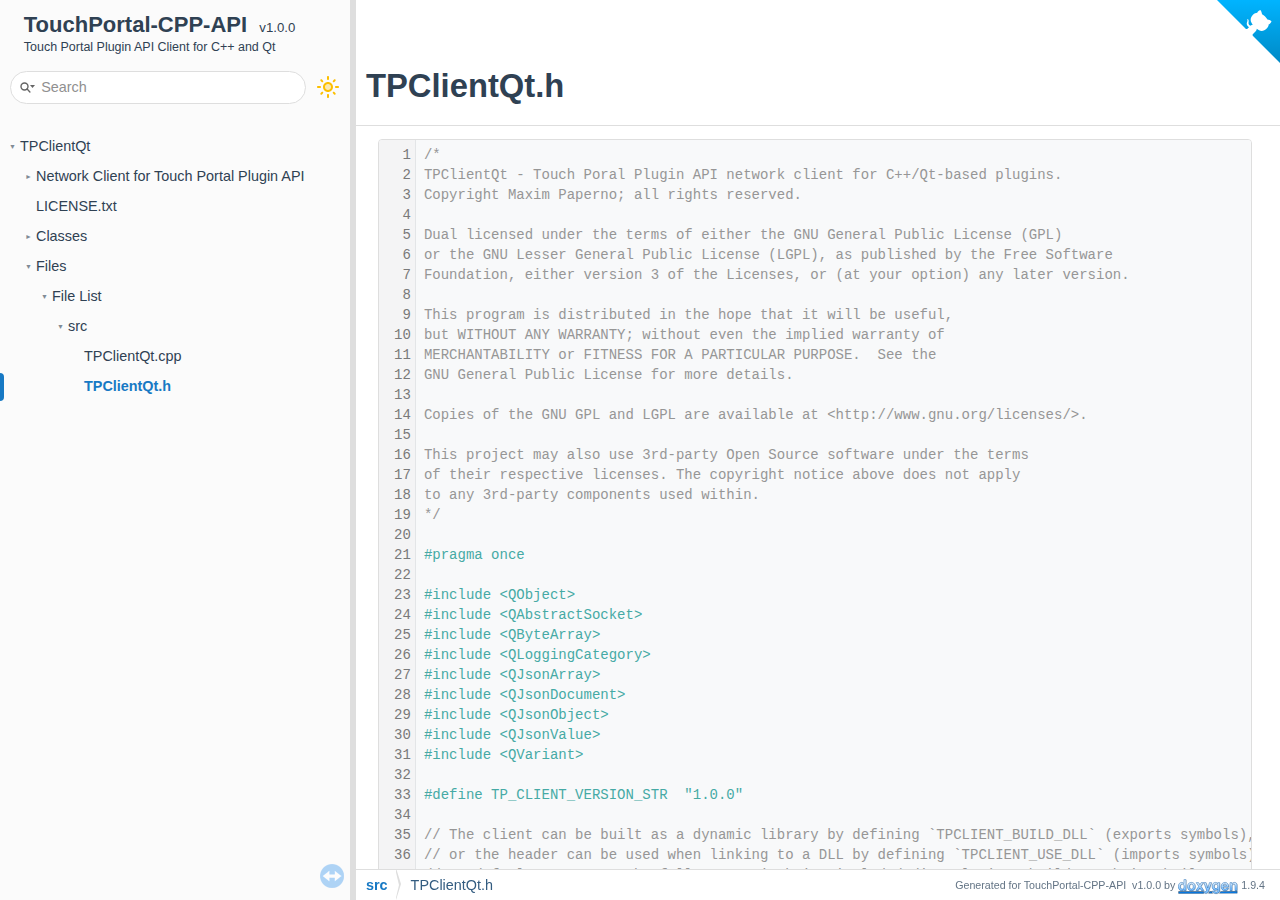
<file: _t_p_client_qt_8h_source.html>
<!-- HTML header for doxygen 1.9.4-->
<!DOCTYPE html PUBLIC "-//W3C//DTD XHTML 1.0 Transitional//EN" "https://www.w3.org/TR/xhtml1/DTD/xhtml1-transitional.dtd">
<html xmlns="http://www.w3.org/1999/xhtml">
<head>
<meta http-equiv="Content-Type" content="text/xhtml;charset=UTF-8"/>
<meta http-equiv="X-UA-Compatible" content="IE=11"/>
<meta name="generator" content="Doxygen 1.9.4"/>
<meta name="viewport" content="width=device-width, initial-scale=1"/>
<title>TouchPortal-CPP-API: TPClientQt.h Source File</title>
<link href="tabs.css" rel="stylesheet" type="text/css"/>
<script type="text/javascript" src="jquery.js"></script>
<script type="text/javascript" src="dynsections.js"></script>
<link href="navtree.css" rel="stylesheet" type="text/css"/>
<script type="text/javascript" src="resize.js"></script>
<script type="text/javascript" src="navtreedata.js"></script>
<script type="text/javascript" src="navtree.js"></script>
<link href="search/search.css" rel="stylesheet" type="text/css"/>
<script type="text/javascript" src="search/searchdata.js"></script>
<script type="text/javascript" src="search/search.js"></script>
<script type="text/javascript" src="doxygen-awesome-darkmode-toggle.js"></script>
<script type="text/javascript" src="doxygen-awesome-paragraph-link.js"></script>
<script type="text/javascript" src="doxygen-awesome-interactive-toc.js"></script>
<script type="text/javascript">
    DoxygenAwesomeDarkModeToggle.init();
    DoxygenAwesomeParagraphLink.init();
    DoxygenAwesomeInteractiveToc.init();
</script>
<link href="doxygen.css" rel="stylesheet" type="text/css" />
<link href="doxygen-awesome.css" rel="stylesheet" type="text/css"/>
<link href="doxygen-awesome-sidebar-only.css" rel="stylesheet" type="text/css"/>
<link href="doxygen-awesome-sidebar-only-darkmode-toggle.css" rel="stylesheet" type="text/css"/>
<link href="customdoxygen.css" rel="stylesheet" type="text/css"/>
</head>
<body>
<!-- https://tholman.com/github-corners/ -->
<a href="https://github.com/mpaperno/TouchPortal-CPP-API" class="github-corner" title="View source on GitHub" target="_blank">
    <svg viewBox="0 0 250 250" width="40" height="40" aria-hidden="true">
    <path d="M0,0 L115,115 L130,115 L142,142 L250,250 L250,0 Z" fill="url(#gradient)"></path>
    <path d="M128.3,109.0 C113.8,99.7 119.0,89.6 119.0,89.6 C122.0,82.7 120.5,78.6 120.5,78.6 C119.2,72.0 123.4,76.3 123.4,76.3 C127.3,80.9 125.5,87.3 125.5,87.3 C122.9,97.6 130.6,101.9 134.4,103.2" fill="currentColor" style="transform-origin: 130px 106px;" class="octo-arm"></path>
    <path d="M115.0,115.0 C114.9,115.1 118.7,116.5 119.8,115.4 L133.7,101.6 C136.9,99.2 139.9,98.4 142.2,98.6 C133.8,88.0 127.5,74.4 143.8,58.0 C148.5,53.4 154.0,51.2 159.7,51.0 C160.3,49.4 163.2,43.6 171.4,40.1 C171.4,40.1 176.1,42.5 178.8,56.2 C183.1,58.6 187.2,61.8 190.9,65.4 C194.5,69.0 197.7,73.2 200.1,77.6 C213.8,80.2 216.3,84.9 216.3,84.9 C212.7,93.1 206.9,96.0 205.4,96.6 C205.1,102.4 203.0,107.8 198.3,112.5 C181.9,128.9 168.3,122.5 157.7,114.1 C157.9,116.9 156.7,120.9 152.7,124.9 L141.0,136.5 C139.8,137.7 141.6,141.9 141.8,141.8 Z" fill="currentColor" class="octo-body"></path>
    <linearGradient id="gradient" x1="0.5" x2="0.5" y1="0" y2="1">
        <stop class="first-stop" offset="0%"></stop>
        <stop class="last-stop" offset="100%"></stop>
    </linearGradient>
    </svg>
</a>
<style>.github-corner:hover .octo-arm{animation:octocat-wave 560ms ease-in-out}@keyframes octocat-wave{0%,100%{transform:rotate(0)}20%,60%{transform:rotate(-25deg)}40%,80%{transform:rotate(10deg)}}@media (max-width:500px){.github-corner:hover .octo-arm{animation:none}.github-corner .octo-arm{animation:octocat-wave 560ms ease-in-out}}</style>
<div id="top"><!-- do not remove this div, it is closed by doxygen! -->
<div id="titlearea">
<table cellspacing="0" cellpadding="0">
 <tbody>
 <tr style="height: 56px;">
  <td id="projectalign" style="padding-left: 0.5em;">
   <div id="projectname">TouchPortal-CPP-API
   &#160;<span id="projectnumber">v1.0.0</span>
   </div>
   <div id="projectbrief">Touch Portal Plugin API Client for C++ and Qt</div>
  </td>
 </tr>
 </tbody>
</table>
</div>
<!-- end header part -->
<!-- Generated by Doxygen 1.9.4 -->
<script type="text/javascript">
/* @license magnet:?xt=urn:btih:d3d9a9a6595521f9666a5e94cc830dab83b65699&amp;dn=expat.txt MIT */
var searchBox = new SearchBox("searchBox", "search",'Search','.html');
/* @license-end */
</script>
<script type="text/javascript" src="menudata.js"></script>
<script type="text/javascript" src="menu.js"></script>
<script type="text/javascript">
/* @license magnet:?xt=urn:btih:d3d9a9a6595521f9666a5e94cc830dab83b65699&amp;dn=expat.txt MIT */
$(function() {
  initMenu('',true,false,'search.php','Search');
  $(document).ready(function() { init_search(); });
});
/* @license-end */
</script>
<div id="main-nav"></div>
</div><!-- top -->
<div id="side-nav" class="ui-resizable side-nav-resizable">
  <div id="nav-tree">
    <div id="nav-tree-contents">
      <div id="nav-sync" class="sync"></div>
    </div>
  </div>
  <div id="splitbar" style="-moz-user-select:none;" 
       class="ui-resizable-handle">
  </div>
</div>
<script type="text/javascript">
/* @license magnet:?xt=urn:btih:d3d9a9a6595521f9666a5e94cc830dab83b65699&amp;dn=expat.txt MIT */
$(document).ready(function(){initNavTree('_t_p_client_qt_8h_source.html',''); initResizable(); });
/* @license-end */
</script>
<div id="doc-content">
<!-- window showing the filter options -->
<div id="MSearchSelectWindow"
     onmouseover="return searchBox.OnSearchSelectShow()"
     onmouseout="return searchBox.OnSearchSelectHide()"
     onkeydown="return searchBox.OnSearchSelectKey(event)">
</div>

<!-- iframe showing the search results (closed by default) -->
<div id="MSearchResultsWindow">
<iframe src="javascript:void(0)" frameborder="0" 
        name="MSearchResults" id="MSearchResults">
</iframe>
</div>

<div class="header">
  <div class="headertitle"><div class="title">TPClientQt.h</div></div>
</div><!--header-->
<div class="contents">
<div class="fragment"><div class="line"><a id="l00001" name="l00001"></a><span class="lineno">    1</span><span class="comment">/*</span></div>
<div class="line"><a id="l00002" name="l00002"></a><span class="lineno">    2</span><span class="comment">TPClientQt - Touch Poral Plugin API network client for C++/Qt-based plugins.</span></div>
<div class="line"><a id="l00003" name="l00003"></a><span class="lineno">    3</span><span class="comment">Copyright Maxim Paperno; all rights reserved.</span></div>
<div class="line"><a id="l00004" name="l00004"></a><span class="lineno">    4</span><span class="comment"></span> </div>
<div class="line"><a id="l00005" name="l00005"></a><span class="lineno">    5</span><span class="comment">Dual licensed under the terms of either the GNU General Public License (GPL)</span></div>
<div class="line"><a id="l00006" name="l00006"></a><span class="lineno">    6</span><span class="comment">or the GNU Lesser General Public License (LGPL), as published by the Free Software</span></div>
<div class="line"><a id="l00007" name="l00007"></a><span class="lineno">    7</span><span class="comment">Foundation, either version 3 of the Licenses, or (at your option) any later version.</span></div>
<div class="line"><a id="l00008" name="l00008"></a><span class="lineno">    8</span><span class="comment"></span> </div>
<div class="line"><a id="l00009" name="l00009"></a><span class="lineno">    9</span><span class="comment">This program is distributed in the hope that it will be useful,</span></div>
<div class="line"><a id="l00010" name="l00010"></a><span class="lineno">   10</span><span class="comment">but WITHOUT ANY WARRANTY; without even the implied warranty of</span></div>
<div class="line"><a id="l00011" name="l00011"></a><span class="lineno">   11</span><span class="comment">MERCHANTABILITY or FITNESS FOR A PARTICULAR PURPOSE.  See the</span></div>
<div class="line"><a id="l00012" name="l00012"></a><span class="lineno">   12</span><span class="comment">GNU General Public License for more details.</span></div>
<div class="line"><a id="l00013" name="l00013"></a><span class="lineno">   13</span><span class="comment"></span> </div>
<div class="line"><a id="l00014" name="l00014"></a><span class="lineno">   14</span><span class="comment">Copies of the GNU GPL and LGPL are available at &lt;http://www.gnu.org/licenses/&gt;.</span></div>
<div class="line"><a id="l00015" name="l00015"></a><span class="lineno">   15</span><span class="comment"></span> </div>
<div class="line"><a id="l00016" name="l00016"></a><span class="lineno">   16</span><span class="comment">This project may also use 3rd-party Open Source software under the terms</span></div>
<div class="line"><a id="l00017" name="l00017"></a><span class="lineno">   17</span><span class="comment">of their respective licenses. The copyright notice above does not apply</span></div>
<div class="line"><a id="l00018" name="l00018"></a><span class="lineno">   18</span><span class="comment">to any 3rd-party components used within.</span></div>
<div class="line"><a id="l00019" name="l00019"></a><span class="lineno">   19</span><span class="comment">*/</span></div>
<div class="line"><a id="l00020" name="l00020"></a><span class="lineno">   20</span> </div>
<div class="line"><a id="l00021" name="l00021"></a><span class="lineno">   21</span><span class="preprocessor">#pragma once</span></div>
<div class="line"><a id="l00022" name="l00022"></a><span class="lineno">   22</span> </div>
<div class="line"><a id="l00023" name="l00023"></a><span class="lineno">   23</span><span class="preprocessor">#include &lt;QObject&gt;</span></div>
<div class="line"><a id="l00024" name="l00024"></a><span class="lineno">   24</span><span class="preprocessor">#include &lt;QAbstractSocket&gt;</span></div>
<div class="line"><a id="l00025" name="l00025"></a><span class="lineno">   25</span><span class="preprocessor">#include &lt;QByteArray&gt;</span></div>
<div class="line"><a id="l00026" name="l00026"></a><span class="lineno">   26</span><span class="preprocessor">#include &lt;QLoggingCategory&gt;</span></div>
<div class="line"><a id="l00027" name="l00027"></a><span class="lineno">   27</span><span class="preprocessor">#include &lt;QJsonArray&gt;</span></div>
<div class="line"><a id="l00028" name="l00028"></a><span class="lineno">   28</span><span class="preprocessor">#include &lt;QJsonDocument&gt;</span></div>
<div class="line"><a id="l00029" name="l00029"></a><span class="lineno">   29</span><span class="preprocessor">#include &lt;QJsonObject&gt;</span></div>
<div class="line"><a id="l00030" name="l00030"></a><span class="lineno">   30</span><span class="preprocessor">#include &lt;QJsonValue&gt;</span></div>
<div class="line"><a id="l00031" name="l00031"></a><span class="lineno">   31</span><span class="preprocessor">#include &lt;QVariant&gt;</span></div>
<div class="line"><a id="l00032" name="l00032"></a><span class="lineno">   32</span> </div>
<div class="line"><a id="l00033" name="l00033"></a><span class="lineno">   33</span><span class="preprocessor">#define TP_CLIENT_VERSION_STR  &quot;1.0.0&quot;</span></div>
<div class="line"><a id="l00034" name="l00034"></a><span class="lineno">   34</span> </div>
<div class="line"><a id="l00035" name="l00035"></a><span class="lineno">   35</span><span class="comment">// The client can be built as a dynamic library by defining `TPCLIENT_BUILD_DLL` (exports symbols),</span></div>
<div class="line"><a id="l00036" name="l00036"></a><span class="lineno">   36</span><span class="comment">// or the header can be used when linking to a DLL by defining `TPCLIENT_USE_DLL` (imports symbols).</span></div>
<div class="line"><a id="l00037" name="l00037"></a><span class="lineno">   37</span><span class="comment">// By default we assume the full source is being included directly in a build, or being built as a static lib.</span></div>
<div class="line"><a id="l00038" name="l00038"></a><span class="lineno">   38</span><span class="preprocessor">#if !defined(TPCLIENT_LIB_EXPORT)</span></div>
<div class="line"><a id="l00039" name="l00039"></a><span class="lineno">   39</span><span class="preprocessor">  #if defined(TPCLIENT_BUILD_DLL)</span></div>
<div class="line"><a id="l00040" name="l00040"></a><span class="lineno">   40</span><span class="preprocessor">    #define TPCLIENT_LIB_EXPORT Q_DECL_EXPORT</span></div>
<div class="line"><a id="l00041" name="l00041"></a><span class="lineno">   41</span><span class="preprocessor">  #elif defined(TPCLIENT_USE_DLL)</span></div>
<div class="line"><a id="l00042" name="l00042"></a><span class="lineno">   42</span><span class="preprocessor">    #define TPCLIENT_LIB_EXPORT Q_DECL_IMPORT</span></div>
<div class="line"><a id="l00043" name="l00043"></a><span class="lineno">   43</span><span class="preprocessor">  #else</span></div>
<div class="line"><a id="l00044" name="l00044"></a><span class="lineno">   44</span><span class="preprocessor">    #define TPCLIENT_LIB_EXPORT</span></div>
<div class="line"><a id="l00045" name="l00045"></a><span class="lineno">   45</span><span class="preprocessor">  #endif</span></div>
<div class="line"><a id="l00046" name="l00046"></a><span class="lineno">   46</span><span class="preprocessor">#endif</span></div>
<div class="line"><a id="l00047" name="l00047"></a><span class="lineno">   47</span> </div>
<div class="line"><a id="l00048" name="l00048"></a><span class="lineno">   48</span>Q_DECLARE_LOGGING_CATEGORY(lcTPC);</div>
<div class="line"><a id="l00049" name="l00049"></a><span class="lineno">   49</span><span class="comment"></span> </div>
<div class="line"><a id="l00050" name="l00050"></a><span class="lineno">   50</span><span class="comment">/**</span></div>
<div class="line"><a id="l00051" name="l00051"></a><span class="lineno">   51</span><span class="comment">The `TPClientQt` class is a simple TCP/IP network client for usage in Touch Portal plugins which wish to utilize the `Qt` C++ library/framework.</span></div>
<div class="line"><a id="l00052" name="l00052"></a><span class="lineno">   52</span><span class="comment"></span> </div>
<div class="line"><a id="l00053" name="l00053"></a><span class="lineno">   53</span><span class="comment">\note Familiarity with the [Touch Portal API](https://www.touch-portal.com/api) is assumed throughout this documentation.</span></div>
<div class="line"><a id="l00054" name="l00054"></a><span class="lineno">   54</span><span class="comment">The client performs no error checking in terms of what the user tries to send to TP, and in most cases delivers only the JSON data as it came from TP (parsed into `QJson*` types).</span></div>
<div class="line"><a id="l00055" name="l00055"></a><span class="lineno">   55</span><span class="comment"></span> </div>
<div class="line"><a id="l00056" name="l00056"></a><span class="lineno">   56</span><span class="comment">Messages from TP are delivered via the `message(MessageType, const QJsonObject &amp;)` signal, which identifies the message type with an enumerator and</span></div>
<div class="line"><a id="l00057" name="l00057"></a><span class="lineno">   57</span><span class="comment">passes the message data on as a `QJsonObject`. Beyond determining the message type, no other processing is done on the incoming data.</span></div>
<div class="line"><a id="l00058" name="l00058"></a><span class="lineno">   58</span><span class="comment"></span> </div>
<div class="line"><a id="l00059" name="l00059"></a><span class="lineno">   59</span><span class="comment">Sending messages to TP can be done at 3 different levels:</span></div>
<div class="line"><a id="l00060" name="l00060"></a><span class="lineno">   60</span><span class="comment">- The (very overloaded) methods provided by this class which have names eponymous with the corresponding TP API message types. Eg: `stateUpdate()`, `showNotification()`, etc.</span></div>
<div class="line"><a id="l00061" name="l00061"></a><span class="lineno">   61</span><span class="comment">- Arbitrary JSON object via the `send()` method or from a serialized `QVariantMap` via `sendMap()`;</span></div>
<div class="line"><a id="l00062" name="l00062"></a><span class="lineno">   62</span><span class="comment">- Raw bytes with the `write()` method.</span></div>
<div class="line"><a id="l00063" name="l00063"></a><span class="lineno">   63</span><span class="comment"></span> </div>
<div class="line"><a id="l00064" name="l00064"></a><span class="lineno">   64</span><span class="comment">The client emits `connected()`, `disconnected()`, and `error()` signals to notify the plugin of connection status and network state changes.</span></div>
<div class="line"><a id="l00065" name="l00065"></a><span class="lineno">   65</span><span class="comment">Disconnections may happen spontaneously for a number of reasons (socket error, TP quitting, etc). Notably, `error()` is emitted if the initial connection to Touch Portal fails.</span></div>
<div class="line"><a id="l00066" name="l00066"></a><span class="lineno">   66</span><span class="comment"></span> </div>
<div class="line"><a id="l00067" name="l00067"></a><span class="lineno">   67</span><span class="comment">\note It is the responsibility of the plugin itself to take appropriate termination actions when the connection to TP is lost/closed, either on purpose or due to error,</span></div>
<div class="line"><a id="l00068" name="l00068"></a><span class="lineno">   68</span><span class="comment">and especially if/when TP sends the `closePlugin` message (which expects the plugin process to exit).</span></div>
<div class="line"><a id="l00069" name="l00069"></a><span class="lineno">   69</span><span class="comment"></span> </div>
<div class="line"><a id="l00070" name="l00070"></a><span class="lineno">   70</span><span class="comment">Some static convenience functions are provided for dealing with action/connector data coming from TP (for retrieving individual data values or coercing the incoming</span></div>
<div class="line"><a id="l00071" name="l00071"></a><span class="lineno">   71</span><span class="comment">arrays into more user-friendly structures). See the `actionData*()` function references.</span></div>
<div class="line"><a id="l00072" name="l00072"></a><span class="lineno">   72</span><span class="comment"></span> </div>
<div class="line"><a id="l00073" name="l00073"></a><span class="lineno">   73</span><span class="comment">The client depends on the `QtCore` and `QtNetwork` libraries/modules. Tested with Qt versions `5.12.12`, `5.15.7`, `6.4.1`.</span></div>
<div class="line"><a id="l00074" name="l00074"></a><span class="lineno">   74</span><span class="comment"></span> </div>
<div class="line"><a id="l00075" name="l00075"></a><span class="lineno">   75</span><span class="comment">Some minimal logging is performed via `QLoggingCategory` named &quot;TPClientQt&quot;. By default, in Debug builds (`QT_DEBUG` defined) Debug-level messages (and above) are emitted,</span></div>
<div class="line"><a id="l00076" name="l00076"></a><span class="lineno">   76</span><span class="comment">while on other builds the minimum level is set to Warning.</span></div>
<div class="line"><a id="l00077" name="l00077"></a><span class="lineno">   77</span><span class="comment">This can be controlled as usual per Qt logging categories, eg. with `QT_LOGGING_RULES` env. var, config file, or eg. `QLoggingCategory::setFilterRules(&quot;TPClientQt.info = true&quot;);`.</span></div>
<div class="line"><a id="l00078" name="l00078"></a><span class="lineno">   78</span><span class="comment"></span> </div>
<div class="line"><a id="l00079" name="l00079"></a><span class="lineno">   79</span><span class="comment">__NOTE:__ \n</span></div>
<div class="line"><a id="l00080" name="l00080"></a><span class="lineno">   80</span><span class="comment">All methods and functions in this class are reentrant. Not thread-safe: do not attempt to send messages from multiple threads w/out serializing the access (mutex, etc).</span></div>
<div class="line"><a id="l00081" name="l00081"></a><span class="lineno">   81</span><span class="comment"></span> </div>
<div class="line"><a id="l00082" name="l00082"></a><span class="lineno">   82</span><span class="comment">The TPClientQt itself can be moved into a new thread if desired, as long as the above conditions remain true.</span></div>
<div class="line"><a id="l00083" name="l00083"></a><span class="lineno">   83</span><span class="comment">*/</span></div>
<div class="line"><a id="l00084" name="l00084"></a><span class="lineno"><a class="line" href="class_t_p_client_qt.html">   84</a></span><span class="keyword">class </span>TPCLIENT_LIB_EXPORT <a class="code hl_class" href="class_t_p_client_qt.html">TPClientQt</a> : <span class="keyword">public</span> QObject</div>
<div class="line"><a id="l00085" name="l00085"></a><span class="lineno">   85</span>{</div>
<div class="line"><a id="l00086" name="l00086"></a><span class="lineno">   86</span>  Q_OBJECT</div>
<div class="line"><a id="l00087" name="l00087"></a><span class="lineno">   87</span>  <span class="keyword">public</span>:<span class="comment"></span></div>
<div class="line"><a id="l00088" name="l00088"></a><span class="lineno">   88</span><span class="comment">    //! This enumeration is used in the `message()` signal to indicate message type. The names match the Touch Portal API message names, with the exception of `Unknown`.</span></div>
<div class="line"><a id="l00089" name="l00089"></a><span class="lineno">   89</span><span class="comment">    //! This is a strongly typed enum class because some of the names are common words. It is registered with Qt meta system and is suitable for queued signals/slots.</span></div>
<div class="line"><a id="l00090" name="l00090"></a><span class="lineno"><a class="line" href="class_t_p_client_qt.html#ab7404e79a63a2ad1374a7f721d526115">   90</a></span><span class="comment"></span>    <span class="keyword">enum class</span> <a class="code hl_enumeration" href="class_t_p_client_qt.html#ab7404e79a63a2ad1374a7f721d526115">MessageType</a> : <span class="keywordtype">short</span> {</div>
<div class="line"><a id="l00091" name="l00091"></a><span class="lineno">   91</span>      Unknown,                       <span class="comment">//!&lt; An unknown event, perhaps from a newer version of TP which isn&#39;t supported yet.</span></div>
<div class="line"><a id="l00092" name="l00092"></a><span class="lineno">   92</span>      info,                          <span class="comment">//!&lt; The initial connection event, sent after pairing with TP.</span></div>
<div class="line"><a id="l00093" name="l00093"></a><span class="lineno">   93</span>      settings,                      <span class="comment">//!&lt; Emitted for &#39;info&#39; and &#39;settings&#39; message type; value/settings array is flattened to QJsonObject of {&#39;setting name&#39;: &#39;value&#39;, ...} pairs.</span></div>
<div class="line"><a id="l00094" name="l00094"></a><span class="lineno">   94</span>      action,                        <span class="comment">//!&lt; An action click/touch event.</span></div>
<div class="line"><a id="l00095" name="l00095"></a><span class="lineno">   95</span>      down,                          <span class="comment">//!&lt; Action button press event.</span></div>
<div class="line"><a id="l00096" name="l00096"></a><span class="lineno">   96</span>      up,                            <span class="comment">//!&lt; Action button release event.</span></div>
<div class="line"><a id="l00097" name="l00097"></a><span class="lineno">   97</span>      connectorChange,               <span class="comment">//!&lt; Connector value change</span></div>
<div class="line"><a id="l00098" name="l00098"></a><span class="lineno">   98</span>      shortConnectorIdNotification,  <span class="comment">//!&lt; Connector ID mapping event.</span></div>
<div class="line"><a id="l00099" name="l00099"></a><span class="lineno">   99</span>      listChange,                    <span class="comment">//!&lt; Action data choice change event.</span></div>
<div class="line"><a id="l00100" name="l00100"></a><span class="lineno">  100</span>      broadcast,                     <span class="comment">//!&lt; Page change event.</span></div>
<div class="line"><a id="l00101" name="l00101"></a><span class="lineno">  101</span>      notificationOptionClicked,     <span class="comment">//!&lt; User clicked an option in a notification.</span></div>
<div class="line"><a id="l00102" name="l00102"></a><span class="lineno">  102</span>      closePlugin,                   <span class="comment">//!&lt; Plugin STOP event. It is the responsibility of the plugin to initiate disconnection after this message is received.</span></div>
<div class="line"><a id="l00103" name="l00103"></a><span class="lineno">  103</span>    };</div>
<div class="line"><a id="l00104" name="l00104"></a><span class="lineno">  104</span>    Q_ENUM(MessageType)</div>
<div class="line"><a id="l00105" name="l00105"></a><span class="lineno">  105</span> </div>
<div class="line"><a id="l00106" name="l00106"></a><span class="lineno">  106</span>    <span class="comment">//! Structure to hold information about current Touch Portal session. Populated from the initial &#39;info&#39; message properties upon connection.</span><span class="comment"></span></div>
<div class="line"><a id="l00107" name="l00107"></a><span class="lineno">  107</span><span class="comment">    //! Member names are eponymous with the properties of the &#39;info&#39; message (except `paired`, see note on that).</span></div>
<div class="line"><a id="l00108" name="l00108"></a><span class="lineno">  108</span><span class="comment">    //! This struct is registered with Qt meta system and is suitable for queued signals/slots.  \sa tpInfo()</span></div>
<div class="line"><a id="l00109" name="l00109"></a><span class="lineno"><a class="line" href="class_t_p_client_qt.html">  109</a></span><span class="comment"></span>    struct <a class="code hl_struct" href="class_t_p_client_qt.html#struct_t_p_client_qt_1_1_t_p_info">TPInfo</a> {</div>
<div class="line"><a id="l00110" name="l00110"></a><span class="lineno"><a class="line" href="class_t_p_client_qt.html#a464cc53237124bf2147c347f88ac9830">  110</a></span>      <span class="keywordtype">bool</span> paired = <span class="keyword">false</span>;          <span class="comment">//!&lt; true if actively connected to TP; expects that &#39;status&#39; == &#39;paired&#39; in initial &#39;info&#39; message. Reset to `false` when disconnected from TP.</span></div>
<div class="line"><a id="l00111" name="l00111"></a><span class="lineno"><a class="line" href="class_t_p_client_qt.html#a39e7fc9ead62cc7a0e00abe337599f7f">  111</a></span>      uint16_t sdkVersion = 0;      <span class="comment">//!&lt; Supported SDK version.</span></div>
<div class="line"><a id="l00112" name="l00112"></a><span class="lineno"><a class="line" href="class_t_p_client_qt.html#a0d689bd150923c141a16ed7388020894">  112</a></span>      uint32_t tpVersionCode = 0;   <span class="comment">//!&lt; Numeric Touch Portal version.</span></div>
<div class="line"><a id="l00113" name="l00113"></a><span class="lineno"><a class="line" href="class_t_p_client_qt.html#a9de49160f601e5ac80c7dfaf4973f4d0">  113</a></span>      uint32_t pluginVersion = 0;   <span class="comment">//!&lt; Numeric plugin version read from entry.tp file.</span></div>
<div class="line"><a id="l00114" name="l00114"></a><span class="lineno"><a class="line" href="class_t_p_client_qt.html#a04d1a22b5f53b148e7831c840b038587">  114</a></span>      QString <a class="code hl_variable" href="class_t_p_client_qt.html#a04d1a22b5f53b148e7831c840b038587">tpVersionString</a>;      <span class="comment">//!&lt; Touch Portal version number as text.</span></div>
<div class="line"><a id="l00115" name="l00115"></a><span class="lineno"><a class="line" href="class_t_p_client_qt.html#ac239e35c6fdaead7d9011c035268dadd">  115</a></span>      QString <a class="code hl_variable" href="class_t_p_client_qt.html#ac239e35c6fdaead7d9011c035268dadd">status</a>;               <span class="comment">//!&lt; The &#39;status&#39; property from initial &#39;info&#39; message (typically &quot;paired&quot;); This does _not_ get changed after disconnection (see `paired`).</span></div>
<div class="line"><a id="l00116" name="l00116"></a><span class="lineno">  116</span>    };</div>
<div class="line"><a id="l00117" name="l00117"></a><span class="lineno">  117</span><span class="comment"></span> </div>
<div class="line"><a id="l00118" name="l00118"></a><span class="lineno">  118</span><span class="comment">    //! Structure for action/connector data id = value pairs sent from TP. Each action/connector sends an array of these.</span></div>
<div class="line"><a id="l00119" name="l00119"></a><span class="lineno">  119</span><span class="comment">    //! Used with some convenience functions in this class.  \sa actionDataItem(), actionDataToItemArray()</span></div>
<div class="line"><a id="l00120" name="l00120"></a><span class="lineno"><a class="line" href="class_t_p_client_qt.html">  120</a></span><span class="comment"></span>    <span class="keyword">struct </span><a class="code hl_struct" href="class_t_p_client_qt.html#struct_t_p_client_qt_1_1_action_data_item">ActionDataItem</a> {</div>
<div class="line"><a id="l00121" name="l00121"></a><span class="lineno"><a class="line" href="class_t_p_client_qt.html#a9bebc603f023273c485ffbb601a0bfea">  121</a></span>      QString <a class="code hl_variable" href="class_t_p_client_qt.html#a9bebc603f023273c485ffbb601a0bfea">id</a>;      <span class="comment">//!&lt; ID of the action data member.</span></div>
<div class="line"><a id="l00122" name="l00122"></a><span class="lineno"><a class="line" href="class_t_p_client_qt.html#a0c0d1b18d3033cb858562e5e8636c18f">  122</a></span>      QString <a class="code hl_variable" href="class_t_p_client_qt.html#a0c0d1b18d3033cb858562e5e8636c18f">value</a>;   <span class="comment">//!&lt; Current value of the data member.</span></div>
<div class="line"><a id="l00123" name="l00123"></a><span class="lineno">  123</span>    };</div>
<div class="line"><a id="l00124" name="l00124"></a><span class="lineno">  124</span><span class="comment"></span> </div>
<div class="line"><a id="l00125" name="l00125"></a><span class="lineno">  125</span><span class="comment">    //! The constructor creates the instance but does not attempt any connections.</span></div>
<div class="line"><a id="l00126" name="l00126"></a><span class="lineno">  126</span><span class="comment">    //! The `pluginId` will be used in the initial pairing message sent to Touch Portal, and must match ID in the plugin&#39;s entry.tp config file.</span></div>
<div class="line"><a id="l00127" name="l00127"></a><span class="lineno">  127</span><span class="comment">    //! You could pass a null ID here and set it later with `setPluginId()`, but an ID _is_ required before trying to connect to TP.</span></div>
<div class="line"><a id="l00128" name="l00128"></a><span class="lineno">  128</span><span class="comment">    //!  \sa connect()</span></div>
<div class="line"><a id="l00129" name="l00129"></a><span class="lineno">  129</span><span class="comment"></span>    <span class="keyword">explicit</span> <a class="code hl_class" href="class_t_p_client_qt.html">TPClientQt</a>(<span class="keyword">const</span> <span class="keywordtype">char</span> *pluginId, QObject *parent = <span class="keyword">nullptr</span>);</div>
<div class="line"><a id="l00130" name="l00130"></a><span class="lineno">  130</span>    <a class="code hl_class" href="class_t_p_client_qt.html">~TPClientQt</a>();</div>
<div class="line"><a id="l00131" name="l00131"></a><span class="lineno">  131</span> </div>
<div class="line"><a id="l00132" name="l00132"></a><span class="lineno">  132</span>    <span class="comment">// Properties</span><span class="comment"></span></div>
<div class="line"><a id="l00133" name="l00133"></a><span class="lineno">  133</span><span class="comment">    //! \{</span></div>
<div class="line"><a id="l00134" name="l00134"></a><span class="lineno">  134</span><span class="comment"></span><span class="comment"></span> </div>
<div class="line"><a id="l00135" name="l00135"></a><span class="lineno">  135</span><span class="comment">    //! Returns true if connected to Touch Portal, false otherwise.</span></div>
<div class="line"><a id="l00136" name="l00136"></a><span class="lineno">  136</span><span class="comment"></span>    <span class="keywordtype">bool</span> isConnected() <span class="keyword">const</span>;<span class="comment"></span></div>
<div class="line"><a id="l00137" name="l00137"></a><span class="lineno">  137</span><span class="comment">    //! Returns the current state of the TCP/IP network socket used to communicate with Touch Portal.</span></div>
<div class="line"><a id="l00138" name="l00138"></a><span class="lineno">  138</span><span class="comment"></span>    QAbstractSocket::SocketState socketState() <span class="keyword">const</span>;<span class="comment"></span></div>
<div class="line"><a id="l00139" name="l00139"></a><span class="lineno">  139</span><span class="comment">    //! Returns the current TCP/IP network socket error, if any.  \sa QAbstractSocket::error()</span></div>
<div class="line"><a id="l00140" name="l00140"></a><span class="lineno">  140</span><span class="comment"></span>    QAbstractSocket::SocketError socketError() <span class="keyword">const</span>;<span class="comment"></span></div>
<div class="line"><a id="l00141" name="l00141"></a><span class="lineno">  141</span><span class="comment">    //! Returns the current TCP/IP network error, if any, as a human-readable string. \sa QIODevice::errorString()</span></div>
<div class="line"><a id="l00142" name="l00142"></a><span class="lineno">  142</span><span class="comment"></span>    QString errorString() <span class="keyword">const</span>;<span class="comment"></span></div>
<div class="line"><a id="l00143" name="l00143"></a><span class="lineno">  143</span><span class="comment">    //! Returns information about the currently connected Touch Portal instance. This data is saved from the initial connection&#39;s &#39;info&#39; message. \sa TPInfo struct.</span></div>
<div class="line"><a id="l00144" name="l00144"></a><span class="lineno">  144</span><span class="comment">    //! \note This reference becomes invalid when `connect()` is called.</span></div>
<div class="line"><a id="l00145" name="l00145"></a><span class="lineno">  145</span><span class="comment"></span>    <span class="keyword">const</span> <a class="code hl_struct" href="class_t_p_client_qt.html#struct_t_p_client_qt_1_1_t_p_info">TPClientQt::TPInfo</a> &amp;tpInfo() <span class="keyword">const</span>;</div>
<div class="line"><a id="l00146" name="l00146"></a><span class="lineno">  146</span><span class="comment"></span> </div>
<div class="line"><a id="l00147" name="l00147"></a><span class="lineno">  147</span><span class="comment">    //! Returns the plugin ID set in constructor or with `setPluginId()`.</span></div>
<div class="line"><a id="l00148" name="l00148"></a><span class="lineno">  148</span><span class="comment"></span>    QString pluginId() <span class="keyword">const</span>;<span class="comment"></span></div>
<div class="line"><a id="l00149" name="l00149"></a><span class="lineno">  149</span><span class="comment">    //! Alternate way to set or change the plugin ID. **This cannot be changed when connected to TP.** Returns `false` if that is attempted or if `pluginId` is null or empty.</span></div>
<div class="line"><a id="l00150" name="l00150"></a><span class="lineno">  150</span><span class="comment"></span>    <span class="keywordtype">bool</span> setPluginId(<span class="keyword">const</span> <span class="keywordtype">char</span> *pluginId);</div>
<div class="line"><a id="l00151" name="l00151"></a><span class="lineno">  151</span><span class="comment"></span> </div>
<div class="line"><a id="l00152" name="l00152"></a><span class="lineno">  152</span><span class="comment">    //! Returns the currently set Touch Portal host name/address string. This is either the default or one explicitly set with `setHostProperties()`;</span></div>
<div class="line"><a id="l00153" name="l00153"></a><span class="lineno">  153</span><span class="comment"></span>    QString hostName() <span class="keyword">const</span>;<span class="comment"></span></div>
<div class="line"><a id="l00154" name="l00154"></a><span class="lineno">  154</span><span class="comment">    //! Returns the currently set Touch Portal host port. This is either the default or one explicitly set with `setHostProperties()`;</span></div>
<div class="line"><a id="l00155" name="l00155"></a><span class="lineno">  155</span><span class="comment"></span>    uint16_t hostPort() <span class="keyword">const</span>;<span class="comment"></span></div>
<div class="line"><a id="l00156" name="l00156"></a><span class="lineno">  156</span><span class="comment">    //! Set the Touch Portal host name/address and port number for connection. `nameOrAddress` can be a IPv4 dotted address or a host name which will be resolved.</span></div>
<div class="line"><a id="l00157" name="l00157"></a><span class="lineno">  157</span><span class="comment">    //! Default host is &quot;127.0.0.1&quot; (local computer) and port # 12136 (TP&#39;s default for plugin API). Call this method with no arguments to reset both properties to their defaults.</span></div>
<div class="line"><a id="l00158" name="l00158"></a><span class="lineno">  158</span><span class="comment">    //! Changing these settings when already connected to TP has no effect until the next connection attempt.  \sa hostName(), hostPort()</span></div>
<div class="line"><a id="l00159" name="l00159"></a><span class="lineno">  159</span><span class="comment"></span>    <span class="keywordtype">void</span> setHostProperties(<span class="keyword">const</span> QString &amp;nameOrAddress = QStringLiteral(<span class="stringliteral">&quot;127.0.0.1&quot;</span>), uint16_t port = 12136);</div>
<div class="line"><a id="l00160" name="l00160"></a><span class="lineno">  160</span><span class="comment"></span> </div>
<div class="line"><a id="l00161" name="l00161"></a><span class="lineno">  161</span><span class="comment">    //! Returns the currently set connection timeout value, in milliseconds. This is either the default or one explicitly set with `setConnectionTimeout()`.</span></div>
<div class="line"><a id="l00162" name="l00162"></a><span class="lineno">  162</span><span class="comment"></span>    <span class="keywordtype">int</span> connectionTimeout() <span class="keyword">const</span>;<span class="comment"></span></div>
<div class="line"><a id="l00163" name="l00163"></a><span class="lineno">  163</span><span class="comment">    //! Sets the timeout value for the initial pairing &#39;info&#39; message to be received from Touch Portal, in milliseconds. An `error()` signal will be sent if connection fails after this period.</span></div>
<div class="line"><a id="l00164" name="l00164"></a><span class="lineno">  164</span><span class="comment">    //! A timeout of `&lt;= 0` will make the client _not_ wait for a successful pair response from TP and will assume it is connected as long as the network socket is open.</span></div>
<div class="line"><a id="l00165" name="l00165"></a><span class="lineno">  165</span><span class="comment">    //! The default value is 10000 (10s). Call this method with no argument to reset the timeout value to default.  \sa connectionTimeout()</span></div>
<div class="line"><a id="l00166" name="l00166"></a><span class="lineno">  166</span><span class="comment"></span>    <span class="keywordtype">void</span> setConnectionTimeout(<span class="keywordtype">int</span> timeoutMs = 10000);</div>
<div class="line"><a id="l00167" name="l00167"></a><span class="lineno">  167</span><span class="comment"></span> </div>
<div class="line"><a id="l00168" name="l00168"></a><span class="lineno">  168</span><span class="comment">    //! \}</span></div>
<div class="line"><a id="l00169" name="l00169"></a><span class="lineno">  169</span><span class="comment"></span> </div>
<div class="line"><a id="l00170" name="l00170"></a><span class="lineno">  170</span>  Q_SIGNALS:<span class="comment"></span></div>
<div class="line"><a id="l00171" name="l00171"></a><span class="lineno">  171</span><span class="comment">    //! Emitted upon successful connection and pairing with Touch Portal. Data from the initial pairing &#39;info&#39; message is passed in `tpInfo`</span></div>
<div class="line"><a id="l00172" name="l00172"></a><span class="lineno">  172</span><span class="comment">    //! struct along with the initial `settings` object. `settings` object is the original settings array sent from Touch Portal but flattened</span></div>
<div class="line"><a id="l00173" name="l00173"></a><span class="lineno">  173</span><span class="comment">    //! to `QJsonObject` of `{&#39;setting name&#39;: &#39;value&#39;, ...}` pairs. \sa TPInfo, MessageType::settings</span></div>
<div class="line"><a id="l00174" name="l00174"></a><span class="lineno"><a class="line" href="class_t_p_client_qt.html#a8acc69b77edbbfd5d6e3375447573160">  174</a></span><span class="comment"></span>    <span class="keywordtype">void</span> <a class="code hl_signal" href="class_t_p_client_qt.html#a8acc69b77edbbfd5d6e3375447573160">connected</a>(<span class="keyword">const</span> <a class="code hl_struct" href="class_t_p_client_qt.html#struct_t_p_client_qt_1_1_t_p_info">TPClientQt::TPInfo</a> &amp;tpInfo, <span class="keyword">const</span> QJsonObject &amp;settings);<span class="comment"></span></div>
<div class="line"><a id="l00175" name="l00175"></a><span class="lineno">  175</span><span class="comment">    //! Emitted upon disconnection from Touch Portal, either from an explicit call to `close()` **or** if the connection is closed unexpectedly,</span></div>
<div class="line"><a id="l00176" name="l00176"></a><span class="lineno">  176</span><span class="comment">    //! by the remote host (eg. Touch Portal exits) or some other unrecoverable socket error. It is the responsibility of the plugin to take</span></div>
<div class="line"><a id="l00177" name="l00177"></a><span class="lineno">  177</span><span class="comment">    //! any appropriate action after a disconnection or error event. The last error, if any, can be retrieved via `socketError()` method.</span></div>
<div class="line"><a id="l00178" name="l00178"></a><span class="lineno"><a class="line" href="class_t_p_client_qt.html#a698f7fe997d0a7bfd3ac6d02d303355f">  178</a></span><span class="comment"></span>    <span class="keywordtype">void</span> <a class="code hl_signal" href="class_t_p_client_qt.html#a698f7fe997d0a7bfd3ac6d02d303355f">disconnected</a>();<span class="comment"></span></div>
<div class="line"><a id="l00179" name="l00179"></a><span class="lineno">  179</span><span class="comment">    //! Emitted in case of error upon initial connection or unexpected termination. This would typically be what is reported by the `QTcpSocket` being used,</span></div>
<div class="line"><a id="l00180" name="l00180"></a><span class="lineno">  180</span><span class="comment">    //! but during initial connection attempt it may also return one of:</span></div>
<div class="line"><a id="l00181" name="l00181"></a><span class="lineno">  181</span><span class="comment">    //! * `QAbstractSocket::ConnectionRefusedError` - Touch Portal refused connection with an invalid status in &#39;info&#39; message.</span></div>
<div class="line"><a id="l00182" name="l00182"></a><span class="lineno">  182</span><span class="comment">    //! * `QAbstractSocket::SocketTimeoutError` - Network connection was established but Touch Portal didn&#39;t respond to our &#39;pair&#39; message within the `connectionTimeout()` period.</span></div>
<div class="line"><a id="l00183" name="l00183"></a><span class="lineno">  183</span><span class="comment">    //! * `QAbstractSocket::OperationError` - Parameter validation error, eg. pluginId is null.</span></div>
<div class="line"><a id="l00184" name="l00184"></a><span class="lineno"><a class="line" href="class_t_p_client_qt.html#a6f73a65d3a5d9bd05bf5cfeb3830dca2">  184</a></span><span class="comment"></span>    <span class="keywordtype">void</span> <a class="code hl_signal" href="class_t_p_client_qt.html#a6f73a65d3a5d9bd05bf5cfeb3830dca2">error</a>(QAbstractSocket::SocketError error);<span class="comment"></span></div>
<div class="line"><a id="l00185" name="l00185"></a><span class="lineno">  185</span><span class="comment">    //! Emitted when any message is received from Touch Portal. Refer to the TP API for specifics of each message type and what data to expect</span></div>
<div class="line"><a id="l00186" name="l00186"></a><span class="lineno">  186</span><span class="comment">    //! in the JSON `message` object.  The `type` is simply derived from the &#39;type&#39; value found in each TP message, or `TPClientQt::MessageType::Unknown`</span></div>
<div class="line"><a id="l00187" name="l00187"></a><span class="lineno">  187</span><span class="comment">    //! if the message type wasn&#39;t recognized (eg. TP is using a newer API than this client supports).</span></div>
<div class="line"><a id="l00188" name="l00188"></a><span class="lineno"><a class="line" href="class_t_p_client_qt.html#adfc8f6037e37bec97ce5c9e0a917c821">  188</a></span><span class="comment"></span>    <span class="keywordtype">void</span> <a class="code hl_signal" href="class_t_p_client_qt.html#adfc8f6037e37bec97ce5c9e0a917c821">message</a>(<a class="code hl_enumeration" href="class_t_p_client_qt.html#ab7404e79a63a2ad1374a7f721d526115">TPClientQt::MessageType</a> type, <span class="keyword">const</span> QJsonObject &amp;message);</div>
<div class="line"><a id="l00189" name="l00189"></a><span class="lineno">  189</span> </div>
<div class="line"><a id="l00190" name="l00190"></a><span class="lineno">  190</span>  <span class="keyword">public</span>:</div>
<div class="line"><a id="l00191" name="l00191"></a><span class="lineno">  191</span>    <span class="comment">// Convenience methods / High level API; primary overloads, not for signal/slots connections.</span><span class="comment"></span></div>
<div class="line"><a id="l00192" name="l00192"></a><span class="lineno">  192</span><span class="comment">    //! \{</span></div>
<div class="line"><a id="l00193" name="l00193"></a><span class="lineno">  193</span><span class="comment"></span><span class="comment"></span> </div>
<div class="line"><a id="l00194" name="l00194"></a><span class="lineno">  194</span><span class="comment">    //! Send a state update with given `id` and `value` strings.</span></div>
<div class="line"><a id="l00195" name="l00195"></a><span class="lineno">  195</span><span class="comment"></span>    <span class="keyword">inline</span> <span class="keywordtype">void</span> stateUpdate(<span class="keyword">const</span> <span class="keywordtype">char</span> *<span class="keywordtype">id</span>, <span class="keyword">const</span> <span class="keywordtype">char</span> *value) <span class="keyword">const</span>;<span class="comment"></span></div>
<div class="line"><a id="l00196" name="l00196"></a><span class="lineno">  196</span><span class="comment">    //! Create a new dynamic state with given `id`, `parentGroup`, `description` and default value strings. Passing `nullptr` to `defaultValue` is same as using an empty string.</span></div>
<div class="line"><a id="l00197" name="l00197"></a><span class="lineno">  197</span><span class="comment"></span>    <span class="keyword">inline</span> <span class="keywordtype">void</span> createState(<span class="keyword">const</span> <span class="keywordtype">char</span> *<span class="keywordtype">id</span>, <span class="keyword">const</span> <span class="keywordtype">char</span> *parentGroup, <span class="keyword">const</span> <span class="keywordtype">char</span> *desc, <span class="keyword">const</span> <span class="keywordtype">char</span> *defaultValue) <span class="keyword">const</span>;<span class="comment"></span></div>
<div class="line"><a id="l00198" name="l00198"></a><span class="lineno">  198</span><span class="comment">    //! Create a new dynamic state with given `id`, `parentGroup`, `description` and default value strings.</span></div>
<div class="line"><a id="l00199" name="l00199"></a><span class="lineno"><a class="line" href="class_t_p_client_qt.html#a4ac8416789b76e6d151df15b38d38ece">  199</a></span><span class="comment"></span>    <span class="keyword">inline</span> <span class="keywordtype">void</span> <a class="code hl_function" href="class_t_p_client_qt.html#a4ac8416789b76e6d151df15b38d38ece">createState</a>(<span class="keyword">const</span> std::string &amp;<span class="keywordtype">id</span>, <span class="keyword">const</span> std::string &amp;parentGroup, <span class="keyword">const</span> std::string &amp;desc, <span class="keyword">const</span> std::string &amp;defaultValue = <span class="stringliteral">&quot;&quot;</span>)<span class="keyword"> const </span>{ <a class="code hl_function" href="class_t_p_client_qt.html#a4ac8416789b76e6d151df15b38d38ece">createState</a>(<span class="keywordtype">id</span>.c_str(), parentGroup.c_str(), desc.c_str(), defaultValue.c_str()); }<span class="comment"></span></div>
<div class="line"><a id="l00200" name="l00200"></a><span class="lineno">  200</span><span class="comment">    //! Create a new dynamic state with given `id`, `description` and default value strings. Passing `nullptr` to `defaultValue` is same as using an empty string.</span></div>
<div class="line"><a id="l00201" name="l00201"></a><span class="lineno"><a class="line" href="class_t_p_client_qt.html#acff2cac0f2e3047560e6e27fb77a55f3">  201</a></span><span class="comment"></span>    <span class="keyword">inline</span> <span class="keywordtype">void</span> <a class="code hl_function" href="class_t_p_client_qt.html#acff2cac0f2e3047560e6e27fb77a55f3">createState</a>(<span class="keyword">const</span> <span class="keywordtype">char</span> *<span class="keywordtype">id</span>, <span class="keyword">const</span> <span class="keywordtype">char</span> *desc, <span class="keyword">const</span> <span class="keywordtype">char</span> *defaultValue)<span class="keyword"> const </span>{ <a class="code hl_function" href="class_t_p_client_qt.html#acff2cac0f2e3047560e6e27fb77a55f3">createState</a>(<span class="keywordtype">id</span>, <span class="keyword">nullptr</span>, desc, defaultValue); }<span class="comment"></span></div>
<div class="line"><a id="l00202" name="l00202"></a><span class="lineno">  202</span><span class="comment">    //! Create a new dynamic state with given `id`, `description` and default value strings.</span></div>
<div class="line"><a id="l00203" name="l00203"></a><span class="lineno"><a class="line" href="class_t_p_client_qt.html#a7c5a4df5aad9bded61777cf733037fe6">  203</a></span><span class="comment"></span>    <span class="keyword">inline</span> <span class="keywordtype">void</span> <a class="code hl_function" href="class_t_p_client_qt.html#a7c5a4df5aad9bded61777cf733037fe6">createState</a>(<span class="keyword">const</span> std::string &amp;<span class="keywordtype">id</span>, <span class="keyword">const</span> std::string &amp;desc, <span class="keyword">const</span> std::string &amp;defaultValue = <span class="stringliteral">&quot;&quot;</span>)<span class="keyword"> const </span>{ <a class="code hl_function" href="class_t_p_client_qt.html#a7c5a4df5aad9bded61777cf733037fe6">createState</a>(<span class="keywordtype">id</span>.c_str(), <span class="keyword">nullptr</span>, desc.c_str(), defaultValue.c_str()); }<span class="comment"></span></div>
<div class="line"><a id="l00204" name="l00204"></a><span class="lineno">  204</span><span class="comment">    //! Delete (remove) a dynamic state with given `id` string.</span></div>
<div class="line"><a id="l00205" name="l00205"></a><span class="lineno">  205</span><span class="comment"></span>    <span class="keyword">inline</span> <span class="keywordtype">void</span> removeState(<span class="keyword">const</span> <span class="keywordtype">char</span> *<span class="keywordtype">id</span>) <span class="keyword">const</span>;<span class="comment"></span></div>
<div class="line"><a id="l00206" name="l00206"></a><span class="lineno">  206</span><span class="comment">    //! Delete (remove) a dynamic state with given `id` string.</span></div>
<div class="line"><a id="l00207" name="l00207"></a><span class="lineno"><a class="line" href="class_t_p_client_qt.html#abe2f2b77f77233605e6ff7c500b932be">  207</a></span><span class="comment"></span>    <span class="keyword">inline</span> <span class="keywordtype">void</span> <a class="code hl_function" href="class_t_p_client_qt.html#abe2f2b77f77233605e6ff7c500b932be">removeState</a>(<span class="keyword">const</span> std::string &amp;<span class="keywordtype">id</span>)<span class="keyword"> const </span>{ <a class="code hl_function" href="class_t_p_client_qt.html#abe2f2b77f77233605e6ff7c500b932be">removeState</a>(<span class="keywordtype">id</span>.c_str()); }</div>
<div class="line"><a id="l00208" name="l00208"></a><span class="lineno">  208</span><span class="comment"></span> </div>
<div class="line"><a id="l00209" name="l00209"></a><span class="lineno">  209</span><span class="comment">    //! Update a list of action data choices for action data with given `id` using a `QJsonArray` of strings. `QJsonArray` is most efficient as it requires no further conversion before sending.</span></div>
<div class="line"><a id="l00210" name="l00210"></a><span class="lineno">  210</span><span class="comment"></span>    <span class="keyword">inline</span> <span class="keywordtype">void</span> choiceUpdate(<span class="keyword">const</span> <span class="keywordtype">char</span> *<span class="keywordtype">id</span>, <span class="keyword">const</span> QJsonArray &amp;values) <span class="keyword">const</span>;<span class="comment"></span></div>
<div class="line"><a id="l00211" name="l00211"></a><span class="lineno">  211</span><span class="comment">    //! Update a list of action data choices for action data with given `id` using a vector of const char strings.</span></div>
<div class="line"><a id="l00212" name="l00212"></a><span class="lineno"><a class="line" href="class_t_p_client_qt.html#af4499057af24a7cb9ec13acf358dc6e4">  212</a></span><span class="comment"></span>    <span class="keyword">inline</span> <span class="keywordtype">void</span> <a class="code hl_function" href="class_t_p_client_qt.html#af4499057af24a7cb9ec13acf358dc6e4">choiceUpdate</a>(<span class="keyword">const</span> <span class="keywordtype">char</span> *<span class="keywordtype">id</span>, <span class="keyword">const</span> QVector&lt;const char *&gt; &amp;values)<span class="keyword"> const </span>{ <a class="code hl_function" href="class_t_p_client_qt.html#af4499057af24a7cb9ec13acf358dc6e4">choiceUpdate</a>(<span class="keywordtype">id</span>, stringContainerToJsonArray(values)); }<span class="comment"></span></div>
<div class="line"><a id="l00213" name="l00213"></a><span class="lineno">  213</span><span class="comment">    //! Update a list of action data choices for action data with given `id` using a list of QStrings.</span></div>
<div class="line"><a id="l00214" name="l00214"></a><span class="lineno"><a class="line" href="class_t_p_client_qt.html#a8e8dabbd994c50866365fc0aec2f387f">  214</a></span><span class="comment"></span>    <span class="keyword">inline</span> <span class="keywordtype">void</span> <a class="code hl_function" href="class_t_p_client_qt.html#a8e8dabbd994c50866365fc0aec2f387f">choiceUpdate</a>(<span class="keyword">const</span> <span class="keywordtype">char</span> *<span class="keywordtype">id</span>, <span class="keyword">const</span> QStringList &amp;values)<span class="keyword"> const </span>{ <a class="code hl_function" href="class_t_p_client_qt.html#a8e8dabbd994c50866365fc0aec2f387f">choiceUpdate</a>(<span class="keywordtype">id</span>, QJsonArray::fromStringList(values)); }<span class="comment"></span></div>
<div class="line"><a id="l00215" name="l00215"></a><span class="lineno">  215</span><span class="comment">    //! Update a list of action data choices for action data with given `id` using a `std::vector` of `std::string` types.</span></div>
<div class="line"><a id="l00216" name="l00216"></a><span class="lineno"><a class="line" href="class_t_p_client_qt.html#a514b275a489e49c34b2febf9fde12e05">  216</a></span><span class="comment"></span>    <span class="keyword">inline</span> <span class="keywordtype">void</span> <a class="code hl_function" href="class_t_p_client_qt.html#a514b275a489e49c34b2febf9fde12e05">choiceUpdate</a>(<span class="keyword">const</span> std::string &amp;<span class="keywordtype">id</span>, <span class="keyword">const</span> std::vector&lt;std::string&gt; &amp;values)<span class="keyword"> const </span>{ <a class="code hl_function" href="class_t_p_client_qt.html#a514b275a489e49c34b2febf9fde12e05">choiceUpdate</a>(<span class="keywordtype">id</span>.c_str(), stringContainerToJsonArray(values)); }<span class="comment"></span></div>
<div class="line"><a id="l00217" name="l00217"></a><span class="lineno">  217</span><span class="comment">    //! Update a list of action data choices for action data with given `id` and specific `instanceId` reported by TP, using a `QJsonArray` of strings. `QJsonArray` is most efficient as it requires no further conversion before sending.</span></div>
<div class="line"><a id="l00218" name="l00218"></a><span class="lineno">  218</span><span class="comment"></span>    <span class="keyword">inline</span> <span class="keywordtype">void</span> choiceUpdate(<span class="keyword">const</span> <span class="keywordtype">char</span> *<span class="keywordtype">id</span>, <span class="keyword">const</span> <span class="keywordtype">char</span> *instanceId, <span class="keyword">const</span> QJsonArray &amp;values) <span class="keyword">const</span>;<span class="comment"></span></div>
<div class="line"><a id="l00219" name="l00219"></a><span class="lineno">  219</span><span class="comment">    //! Update a list of action data choices for action data with given `id` and specific `instanceId` reported by TP, using a vector of const char strings.</span></div>
<div class="line"><a id="l00220" name="l00220"></a><span class="lineno"><a class="line" href="class_t_p_client_qt.html#a4b7df6fe33c8405fddae962c515c3780">  220</a></span><span class="comment"></span>    <span class="keyword">inline</span> <span class="keywordtype">void</span> <a class="code hl_function" href="class_t_p_client_qt.html#a4b7df6fe33c8405fddae962c515c3780">choiceUpdate</a>(<span class="keyword">const</span> <span class="keywordtype">char</span> *<span class="keywordtype">id</span>, <span class="keyword">const</span> <span class="keywordtype">char</span> *instanceId, <span class="keyword">const</span> QVector&lt;const char *&gt; &amp;values)<span class="keyword"> const </span>{ <a class="code hl_function" href="class_t_p_client_qt.html#a4b7df6fe33c8405fddae962c515c3780">choiceUpdate</a>(<span class="keywordtype">id</span>, instanceId, stringContainerToJsonArray(values)); }<span class="comment"></span></div>
<div class="line"><a id="l00221" name="l00221"></a><span class="lineno">  221</span><span class="comment">    //! Update a list of action data choices for action data with given `id` and specific `instanceId` reported by TP, using a vector of const char strings.</span></div>
<div class="line"><a id="l00222" name="l00222"></a><span class="lineno"><a class="line" href="class_t_p_client_qt.html#a0f9de3f0f4d5b94992f4fc4c69c8b3ea">  222</a></span><span class="comment"></span>    <span class="keyword">inline</span> <span class="keywordtype">void</span> <a class="code hl_function" href="class_t_p_client_qt.html#a0f9de3f0f4d5b94992f4fc4c69c8b3ea">choiceUpdate</a>(<span class="keyword">const</span> <span class="keywordtype">char</span> *<span class="keywordtype">id</span>, <span class="keyword">const</span> <span class="keywordtype">char</span> *instanceId, <span class="keyword">const</span> QStringList &amp;values)<span class="keyword"> const </span>{ <a class="code hl_function" href="class_t_p_client_qt.html#a0f9de3f0f4d5b94992f4fc4c69c8b3ea">choiceUpdate</a>(<span class="keywordtype">id</span>, instanceId, QJsonArray::fromStringList(values)); }<span class="comment"></span></div>
<div class="line"><a id="l00223" name="l00223"></a><span class="lineno">  223</span><span class="comment">    //! Update a list of action data choices for action data with given `id` and specific `instanceId` reported by TP, using a `std::vector` of `std::string` types.</span></div>
<div class="line"><a id="l00224" name="l00224"></a><span class="lineno"><a class="line" href="class_t_p_client_qt.html#a559d55477c6996e67e0880fd94fb3156">  224</a></span><span class="comment"></span>    <span class="keyword">inline</span> <span class="keywordtype">void</span> <a class="code hl_function" href="class_t_p_client_qt.html#a559d55477c6996e67e0880fd94fb3156">choiceUpdate</a>(<span class="keyword">const</span> std::string &amp;<span class="keywordtype">id</span>, <span class="keyword">const</span> std::string &amp;instanceId, <span class="keyword">const</span> std::vector&lt;std::string&gt; &amp;values)<span class="keyword"> const </span>{ <a class="code hl_function" href="class_t_p_client_qt.html#a559d55477c6996e67e0880fd94fb3156">choiceUpdate</a>(<span class="keywordtype">id</span>.c_str(), instanceId.c_str(), stringContainerToJsonArray(values)); }</div>
<div class="line"><a id="l00225" name="l00225"></a><span class="lineno">  225</span><span class="comment"></span> </div>
<div class="line"><a id="l00226" name="l00226"></a><span class="lineno">  226</span><span class="comment">    //! Update a Connector value with given `shortId` as reported by TP. Valid value range is 0-100.</span></div>
<div class="line"><a id="l00227" name="l00227"></a><span class="lineno">  227</span><span class="comment"></span>    <span class="keyword">inline</span> <span class="keywordtype">void</span> connectorUpdate(<span class="keyword">const</span> <span class="keywordtype">char</span> *shortId, uint8_t value) <span class="keyword">const</span>;<span class="comment"></span></div>
<div class="line"><a id="l00228" name="l00228"></a><span class="lineno">  228</span><span class="comment">    //! Update a Connector value with given `shortId` as reported by TP. Valid value range is 0-100.</span></div>
<div class="line"><a id="l00229" name="l00229"></a><span class="lineno"><a class="line" href="class_t_p_client_qt.html#ad7ab827f8f48a0c2f8a25216de251e2b">  229</a></span><span class="comment"></span>    <span class="keyword">inline</span> <span class="keywordtype">void</span> <a class="code hl_function" href="class_t_p_client_qt.html#ad7ab827f8f48a0c2f8a25216de251e2b">connectorUpdate</a>(<span class="keyword">const</span> std::string &amp;shortId, uint8_t value)<span class="keyword"> const </span>{ <a class="code hl_function" href="class_t_p_client_qt.html#ad7ab827f8f48a0c2f8a25216de251e2b">connectorUpdate</a>(shortId.c_str(), value); }</div>
<div class="line"><a id="l00230" name="l00230"></a><span class="lineno">  230</span><span class="comment"></span> </div>
<div class="line"><a id="l00231" name="l00231"></a><span class="lineno">  231</span><span class="comment">    //! Update a Connector value with given full `connectortId` (see TP API docs for details). Valid value range is 0-100.</span></div>
<div class="line"><a id="l00232" name="l00232"></a><span class="lineno">  232</span><span class="comment">    //! If `addPrefix` is set to `true` then the string `&quot;pc_&quot; + the plugin ID + &quot;_&quot;` is prepended to the given `connectorId` value.</span></div>
<div class="line"><a id="l00233" name="l00233"></a><span class="lineno">  233</span><span class="comment"></span>    <span class="keyword">inline</span> <span class="keywordtype">void</span> connectorUpdate(<span class="keyword">const</span> <span class="keywordtype">char</span> *connectortId, uint8_t value, <span class="keywordtype">bool</span> addPrefix) <span class="keyword">const</span>;<span class="comment"></span></div>
<div class="line"><a id="l00234" name="l00234"></a><span class="lineno">  234</span><span class="comment">    //! Update a Connector value with given full `connectortId` (see TP API docs for details). Valid value range is 0-100.</span></div>
<div class="line"><a id="l00235" name="l00235"></a><span class="lineno">  235</span><span class="comment">    //! If `addPrefix` is set to `true` then the string `&quot;pc_&quot; + the plugin ID + &quot;_&quot;` is prepended to the given `connectorId` value.</span></div>
<div class="line"><a id="l00236" name="l00236"></a><span class="lineno"><a class="line" href="class_t_p_client_qt.html#a2c00a5f48499ea684f34b6cfa49bc355">  236</a></span><span class="comment"></span>    <span class="keyword">inline</span> <span class="keywordtype">void</span> <a class="code hl_function" href="class_t_p_client_qt.html#a2c00a5f48499ea684f34b6cfa49bc355">connectorUpdate</a>(<span class="keyword">const</span> std::string &amp;connectortId, uint8_t value, <span class="keywordtype">bool</span> addPrefix)<span class="keyword"> const </span>{ <a class="code hl_function" href="class_t_p_client_qt.html#a2c00a5f48499ea684f34b6cfa49bc355">connectorUpdate</a>(connectortId.c_str(), value, addPrefix); }<span class="comment"></span></div>
<div class="line"><a id="l00237" name="l00237"></a><span class="lineno">  237</span><span class="comment">    //! Update a Connector value with given `connectortId`. This overload takes a mapping of action data id/value pairs and builds up the long connectorId string for you</span></div>
<div class="line"><a id="l00238" name="l00238"></a><span class="lineno">  238</span><span class="comment">    //! (see TP API docs for details on long connectorId format). Valid value range is 0-100.</span></div>
<div class="line"><a id="l00239" name="l00239"></a><span class="lineno">  239</span><span class="comment">    //! If `addPrefix` is set to `true` then the string `&quot;pc_&quot; + the plugin ID + &quot;_&quot;` is prepended to the given `connectorId` value.</span></div>
<div class="line"><a id="l00240" name="l00240"></a><span class="lineno">  240</span><span class="comment"></span>    <span class="keyword">inline</span> <span class="keywordtype">void</span> connectorUpdate(<span class="keyword">const</span> <span class="keywordtype">char</span> *connectortId, <span class="keyword">const</span> QMap&lt;const char*, const char*&gt; &amp;nvPairs, uint8_t value, <span class="keywordtype">bool</span> addPrefix = <span class="keyword">true</span>) <span class="keyword">const</span>;</div>
<div class="line"><a id="l00241" name="l00241"></a><span class="lineno">  241</span><span class="comment"></span> </div>
<div class="line"><a id="l00242" name="l00242"></a><span class="lineno">  242</span><span class="comment">    //! Update a plugin setting value with given `name` to `value`.</span></div>
<div class="line"><a id="l00243" name="l00243"></a><span class="lineno">  243</span><span class="comment"></span>    <span class="keyword">inline</span> <span class="keywordtype">void</span> settingUpdate(<span class="keyword">const</span> <span class="keywordtype">char</span> *name, <span class="keyword">const</span> <span class="keywordtype">char</span> *value) <span class="keyword">const</span>;<span class="comment"></span></div>
<div class="line"><a id="l00244" name="l00244"></a><span class="lineno">  244</span><span class="comment">    //! Update a plugin setting value with given `name` to `value`.</span></div>
<div class="line"><a id="l00245" name="l00245"></a><span class="lineno"><a class="line" href="class_t_p_client_qt.html#abede76c69c51e586d9844c79da69d413">  245</a></span><span class="comment"></span>    <span class="keyword">inline</span> <span class="keywordtype">void</span> <a class="code hl_function" href="class_t_p_client_qt.html#abede76c69c51e586d9844c79da69d413">settingUpdate</a>(<span class="keyword">const</span> std::string &amp;name, <span class="keyword">const</span> std::string &amp;value)<span class="keyword"> const </span>{ <a class="code hl_function" href="class_t_p_client_qt.html#abede76c69c51e586d9844c79da69d413">settingUpdate</a>(name.c_str(), value.c_str()); }</div>
<div class="line"><a id="l00246" name="l00246"></a><span class="lineno">  246</span><span class="comment"></span> </div>
<div class="line"><a id="l00247" name="l00247"></a><span class="lineno">  247</span><span class="comment">    //! Send a notification message to TP. See TP SDK documentation for details on each field. The `options` variant list should be some kind of array containing</span></div>
<div class="line"><a id="l00248" name="l00248"></a><span class="lineno">  248</span><span class="comment">    //! the notification option `id` and `title` pairs/objects, for example a `QJsonArray&lt;QJsonObject&gt;({&#39;id&#39;, &#39;title&#39;})`.</span></div>
<div class="line"><a id="l00249" name="l00249"></a><span class="lineno">  249</span><span class="comment"></span>    <span class="keyword">inline</span> <span class="keywordtype">void</span> showNotification(<span class="keyword">const</span> <span class="keywordtype">char</span> *notificationId, <span class="keyword">const</span> <span class="keywordtype">char</span> *title, <span class="keyword">const</span> <span class="keywordtype">char</span> *msg, <span class="keyword">const</span> QJsonArray &amp;options) <span class="keyword">const</span>;<span class="comment"></span></div>
<div class="line"><a id="l00250" name="l00250"></a><span class="lineno">  250</span><span class="comment">    //! Send a notification message to TP. See TP SDK documentation for details on each field. The `options` variant list should be some kind of array containing</span></div>
<div class="line"><a id="l00251" name="l00251"></a><span class="lineno">  251</span><span class="comment">    //! the notification option `id` and `title` pairs/objects, for example a `QVariantList&lt;QVariantMap&gt;({&#39;id&#39;, &#39;title&#39;})`.</span></div>
<div class="line"><a id="l00252" name="l00252"></a><span class="lineno"><a class="line" href="class_t_p_client_qt.html#ab1e870ca70c72e103cfc4cf264aa79dd">  252</a></span><span class="comment"></span>    <span class="keyword">inline</span> <span class="keywordtype">void</span> <a class="code hl_function" href="class_t_p_client_qt.html#ab1e870ca70c72e103cfc4cf264aa79dd">showNotification</a>(<span class="keyword">const</span> <span class="keywordtype">char</span> *notificationId, <span class="keyword">const</span> <span class="keywordtype">char</span> *title, <span class="keyword">const</span> <span class="keywordtype">char</span> *msg, <span class="keyword">const</span> QVariantList &amp;options)<span class="keyword"> const </span>{ <a class="code hl_function" href="class_t_p_client_qt.html#ab1e870ca70c72e103cfc4cf264aa79dd">showNotification</a>(notificationId, title, msg, QJsonArray::fromVariantList(options)); }<span class="comment"></span></div>
<div class="line"><a id="l00253" name="l00253"></a><span class="lineno">  253</span><span class="comment">    //! Send a notification message to TP. See TP SDK documentation for details on each field. The options are passed as an array of id/title pairs which are converted to appropriate JSON objects, eg: `{&#39;id&#39;: pair.first, &#39;title&#39;: pair.second}`.</span></div>
<div class="line"><a id="l00254" name="l00254"></a><span class="lineno">  254</span><span class="comment"></span>    <span class="keyword">inline</span> <span class="keywordtype">void</span> showNotification(<span class="keyword">const</span> <span class="keywordtype">char</span> *notificationId, <span class="keyword">const</span> <span class="keywordtype">char</span> *title, <span class="keyword">const</span> <span class="keywordtype">char</span> *msg, <span class="keyword">const</span> QVector&lt;QPair&lt;const char*, const char *&gt;&gt; &amp;options) <span class="keyword">const</span>;<span class="comment"></span></div>
<div class="line"><a id="l00255" name="l00255"></a><span class="lineno">  255</span><span class="comment">    //! Send a notification message to TP. See TP SDK documentation for details on each field. The options are passed as an array of id/title pairs which are converted to appropriate JSON objects, eg: `{&#39;id&#39;: pair.first, &#39;title&#39;: pair.second}`.</span></div>
<div class="line"><a id="l00256" name="l00256"></a><span class="lineno">  256</span><span class="comment"></span>    <span class="keyword">inline</span> <span class="keywordtype">void</span> showNotification(<span class="keyword">const</span> <span class="keywordtype">char</span> *notificationId, <span class="keyword">const</span> <span class="keywordtype">char</span> *title, <span class="keyword">const</span> <span class="keywordtype">char</span> *msg, <span class="keyword">const</span> std::vector&lt;std::pair&lt;const char*, const char *&gt;&gt; &amp;options) <span class="keyword">const</span>;<span class="comment"></span></div>
<div class="line"><a id="l00257" name="l00257"></a><span class="lineno">  257</span><span class="comment">    //! Send a notification message to TP. See TP SDK documentation for details on each field. The options are passed as an array of id/title pairs which are converted to appropriate JSON objects, eg: `{&#39;id&#39;: pair.first, &#39;title&#39;: pair.second}`.</span></div>
<div class="line"><a id="l00258" name="l00258"></a><span class="lineno">  258</span><span class="comment"></span>    <span class="keyword">inline</span> <span class="keywordtype">void</span> showNotification(<span class="keyword">const</span> std::string &amp;notificationId, <span class="keyword">const</span> std::string &amp;title, <span class="keyword">const</span> std::string &amp;msg, <span class="keyword">const</span> std::vector&lt;std::pair&lt;std::string, std::string&gt;&gt; &amp;options) <span class="keyword">const</span>;</div>
<div class="line"><a id="l00259" name="l00259"></a><span class="lineno">  259</span><span class="comment"></span> </div>
<div class="line"><a id="l00260" name="l00260"></a><span class="lineno">  260</span><span class="comment">    //! \}</span></div>
<div class="line"><a id="l00261" name="l00261"></a><span class="lineno">  261</span><span class="comment"></span> </div>
<div class="line"><a id="l00262" name="l00262"></a><span class="lineno">  262</span>    <span class="comment">// Low level API</span><span class="comment"></span></div>
<div class="line"><a id="l00263" name="l00263"></a><span class="lineno">  263</span><span class="comment">    //! \{</span></div>
<div class="line"><a id="l00264" name="l00264"></a><span class="lineno">  264</span><span class="comment">    //! Low-level API: Serializes a JSON object to UTF8 bytes. `object` should contain one TP message. This can be then be sent to TP via `write()` method.</span></div>
<div class="line"><a id="l00265" name="l00265"></a><span class="lineno"><a class="line" href="class_t_p_client_qt.html#ae0d7fb4db82803da40baa87b19ecb06e">  265</a></span><span class="comment"></span>    QByteArray <a class="code hl_function" href="class_t_p_client_qt.html#ae0d7fb4db82803da40baa87b19ecb06e">encode</a>(<span class="keyword">const</span> QJsonObject &amp;<span class="keywordtype">object</span>)<span class="keyword"> const </span>{ <span class="keywordflow">return</span> QJsonDocument(<span class="keywordtype">object</span>).toJson(QJsonDocument::Compact); }<span class="comment"></span></div>
<div class="line"><a id="l00266" name="l00266"></a><span class="lineno">  266</span><span class="comment">    //! \}</span></div>
<div class="line"><a id="l00267" name="l00267"></a><span class="lineno">  267</span><span class="comment"></span> </div>
<div class="line"><a id="l00268" name="l00268"></a><span class="lineno">  268</span>  <span class="keyword">public</span> Q_SLOTS:</div>
<div class="line"><a id="l00269" name="l00269"></a><span class="lineno">  269</span><span class="preprocessor">#define qsvPrintable(SV)  (SV).toUtf8().constData()</span></div>
<div class="line"><a id="l00270" name="l00270"></a><span class="lineno">  270</span> </div>
<div class="line"><a id="l00271" name="l00271"></a><span class="lineno">  271</span>    <span class="comment">// Connection handlers</span><span class="comment"></span></div>
<div class="line"><a id="l00272" name="l00272"></a><span class="lineno">  272</span><span class="comment">    //! \{</span></div>
<div class="line"><a id="l00273" name="l00273"></a><span class="lineno">  273</span><span class="comment"></span><span class="comment"></span> </div>
<div class="line"><a id="l00274" name="l00274"></a><span class="lineno">  274</span><span class="comment">    //! Initiate a connection to Touch Portal. The plugin ID (set in constructor or with `setPluginId()` must be valid.</span></div>
<div class="line"><a id="l00275" name="l00275"></a><span class="lineno">  275</span><span class="comment">    //! This first tries to open a network socket connection, and if that succeeds then the initial &#39;pair&#39; message is sent to Touch Portal.</span></div>
<div class="line"><a id="l00276" name="l00276"></a><span class="lineno">  276</span><span class="comment">    //! Upon actual successful pairing, meaning an &#39;info&#39; message response was received from TP with &#39;status&#39; == &quot;paired&quot;, the `connected()` signal is emitted.</span></div>
<div class="line"><a id="l00277" name="l00277"></a><span class="lineno">  277</span><span class="comment">    //! If either the initial socket connection or pairing with TP fails within the `connectionTimeout()` period, then the `error(QAbstractSocket::SocketError)` signal is emitted.</span></div>
<div class="line"><a id="l00278" name="l00278"></a><span class="lineno">  278</span><span class="comment">    //! If `connectionTimeout()` is `&lt;= 0` then the client will not wait for a successful pair response from TP and will assume it is connected as long as the network socket is open.</span></div>
<div class="line"><a id="l00279" name="l00279"></a><span class="lineno">  279</span><span class="comment">    //! \sa error() signal, connectionTimeout(), setConnectionTimeout()</span></div>
<div class="line"><a id="l00280" name="l00280"></a><span class="lineno">  280</span><span class="comment"></span>    <span class="keywordtype">void</span> connect();<span class="comment"></span></div>
<div class="line"><a id="l00281" name="l00281"></a><span class="lineno">  281</span><span class="comment">    //! Initiate a connection to Touch Portal. The plugin ID (set in constructor or with `setPluginId()` must be valid.</span></div>
<div class="line"><a id="l00282" name="l00282"></a><span class="lineno">  282</span><span class="comment">    //! This is a &quot;shortcut&quot; method which first calls `setConnectionTimeout(timeout)` and `setHostProperties(host, port)` before calling `connect()`.</span></div>
<div class="line"><a id="l00283" name="l00283"></a><span class="lineno">  283</span><span class="comment">    //! To ignore any of the arguments (not change the corresponding TPClientQt properties), pass `timeout &lt; 0`, `host = QString()` (default), and/or `port = 0` (default).</span></div>
<div class="line"><a id="l00284" name="l00284"></a><span class="lineno">  284</span><span class="comment">    //! \sa connect()</span></div>
<div class="line"><a id="l00285" name="l00285"></a><span class="lineno">  285</span><span class="comment"></span>    <span class="keyword">inline</span> <span class="keywordtype">void</span> connect(<span class="keywordtype">int</span> timeout, <span class="keyword">const</span> QString &amp;host = QString(), uint16_t port = 0);<span class="comment"></span></div>
<div class="line"><a id="l00286" name="l00286"></a><span class="lineno">  286</span><span class="comment">    //! Initiates disconnection from Touch Portal. This flushes and gracefully closes any open network sockets.</span></div>
<div class="line"><a id="l00287" name="l00287"></a><span class="lineno">  287</span><span class="comment">    //! The `disconnected()` signal will be emitted upon actual disconnection (which may not be immediate).</span></div>
<div class="line"><a id="l00288" name="l00288"></a><span class="lineno">  288</span><span class="comment">    //! Returns immediately if the connection isn&#39;t already open.</span></div>
<div class="line"><a id="l00289" name="l00289"></a><span class="lineno">  289</span><span class="comment"></span>    <span class="keywordtype">void</span> disconnect() <span class="keyword">const</span>;</div>
<div class="line"><a id="l00290" name="l00290"></a><span class="lineno">  290</span><span class="comment"></span> </div>
<div class="line"><a id="l00291" name="l00291"></a><span class="lineno">  291</span><span class="comment">    //! \}</span></div>
<div class="line"><a id="l00292" name="l00292"></a><span class="lineno">  292</span><span class="comment"></span> </div>
<div class="line"><a id="l00293" name="l00293"></a><span class="lineno">  293</span>    <span class="comment">// Low level API</span><span class="comment"></span></div>
<div class="line"><a id="l00294" name="l00294"></a><span class="lineno">  294</span><span class="comment">    //! \{</span></div>
<div class="line"><a id="l00295" name="l00295"></a><span class="lineno">  295</span><span class="comment"></span><span class="comment"></span> </div>
<div class="line"><a id="l00296" name="l00296"></a><span class="lineno">  296</span><span class="comment">    //! Low-level API: Send JSON message data to Touch Portal. `object` should contain one TP message.</span></div>
<div class="line"><a id="l00297" name="l00297"></a><span class="lineno">  297</span><span class="comment">    //! All other methods for sending structured data are conveniences for this method.</span></div>
<div class="line"><a id="l00298" name="l00298"></a><span class="lineno"><a class="line" href="class_t_p_client_qt.html#a26758423c0b2673696e5eed039fdfa3b">  298</a></span><span class="comment"></span>    <span class="keyword">inline</span> <span class="keywordtype">void</span> <a class="code hl_slot" href="class_t_p_client_qt.html#a26758423c0b2673696e5eed039fdfa3b">send</a>(<span class="keyword">const</span> QJsonObject &amp;<span class="keywordtype">object</span>)<span class="keyword"> const </span>{ write(encode(<span class="keywordtype">object</span>)); }<span class="comment"></span></div>
<div class="line"><a id="l00299" name="l00299"></a><span class="lineno">  299</span><span class="comment">    //! Low-level API: Send a JSON representation of a variant map to Touch Portal. `map` should contain one TP message. The map is serialized as QJsonObject type.</span></div>
<div class="line"><a id="l00300" name="l00300"></a><span class="lineno"><a class="line" href="class_t_p_client_qt.html#a32c6f531bb808d6ce08de1d8152f677e">  300</a></span><span class="comment"></span>    <span class="keyword">inline</span> <span class="keywordtype">void</span> <a class="code hl_slot" href="class_t_p_client_qt.html#a32c6f531bb808d6ce08de1d8152f677e">sendMap</a>(<span class="keyword">const</span> QVariantMap &amp;map)<span class="keyword"> const </span>{ write(encode(QJsonObject::fromVariantMap(map))); }<span class="comment"></span></div>
<div class="line"><a id="l00301" name="l00301"></a><span class="lineno">  301</span><span class="comment">    //! Low-level API: Write UTF-8 bytes directly to Touch Portal. `data` should contain one TP message in the form of a serialized (UTF8 text) JSON object.</span></div>
<div class="line"><a id="l00302" name="l00302"></a><span class="lineno">  302</span><span class="comment">    //! A newline is automatically added after `data` is sent (as per TP API specs). All messages are ultimately sent via this method.</span></div>
<div class="line"><a id="l00303" name="l00303"></a><span class="lineno">  303</span><span class="comment"></span>    <span class="keywordtype">void</span> write(<span class="keyword">const</span> QByteArray &amp;data) <span class="keyword">const</span>;</div>
<div class="line"><a id="l00304" name="l00304"></a><span class="lineno">  304</span><span class="comment"></span> </div>
<div class="line"><a id="l00305" name="l00305"></a><span class="lineno">  305</span><span class="comment">    //! \}</span></div>
<div class="line"><a id="l00306" name="l00306"></a><span class="lineno">  306</span><span class="comment"></span> </div>
<div class="line"><a id="l00307" name="l00307"></a><span class="lineno">  307</span>    <span class="comment">// Convenience methods / High level API, Overloads &amp; Slots</span><span class="comment"></span></div>
<div class="line"><a id="l00308" name="l00308"></a><span class="lineno">  308</span><span class="comment">    //! \{</span></div>
<div class="line"><a id="l00309" name="l00309"></a><span class="lineno">  309</span><span class="comment"></span><span class="comment"></span> </div>
<div class="line"><a id="l00310" name="l00310"></a><span class="lineno">  310</span><span class="comment">    //! Send a state update with given `id` and `value` strings.</span></div>
<div class="line"><a id="l00311" name="l00311"></a><span class="lineno"><a class="line" href="class_t_p_client_qt.html#a65172e16cbd2c83e93129936fdc1ca21">  311</a></span><span class="comment"></span>    <span class="keyword">inline</span> <span class="keywordtype">void</span> <a class="code hl_slot" href="class_t_p_client_qt.html#a65172e16cbd2c83e93129936fdc1ca21">stateUpdate</a>(<span class="keyword">const</span> QByteArray &amp;<span class="keywordtype">id</span>, <span class="keyword">const</span> QByteArray &amp;value)<span class="keyword"> const </span>{ <a class="code hl_slot" href="class_t_p_client_qt.html#a65172e16cbd2c83e93129936fdc1ca21">stateUpdate</a>(<span class="keywordtype">id</span>.constData(), value.constData()); }<span class="comment"></span></div>
<div class="line"><a id="l00312" name="l00312"></a><span class="lineno">  312</span><span class="comment">    //! Send a state update with given `id` and `value` strings.</span></div>
<div class="line"><a id="l00313" name="l00313"></a><span class="lineno"><a class="line" href="class_t_p_client_qt.html#a0679f3e96ad3b479da8f47f193d22bc0">  313</a></span><span class="comment"></span>    <span class="keyword">inline</span> <span class="keywordtype">void</span> <a class="code hl_slot" href="class_t_p_client_qt.html#a0679f3e96ad3b479da8f47f193d22bc0">stateUpdate</a>(QStringView <span class="keywordtype">id</span>, QStringView value)<span class="keyword"> const </span>{ <a class="code hl_slot" href="class_t_p_client_qt.html#a0679f3e96ad3b479da8f47f193d22bc0">stateUpdate</a>(qsvPrintable(<span class="keywordtype">id</span>), qsvPrintable(value)); }</div>
<div class="line"><a id="l00314" name="l00314"></a><span class="lineno">  314</span><span class="comment"></span> </div>
<div class="line"><a id="l00315" name="l00315"></a><span class="lineno">  315</span><span class="comment">    //! Create a new dynamic state with given `id`, `parentGroup`, `description` and `defaultValue` strings</span></div>
<div class="line"><a id="l00316" name="l00316"></a><span class="lineno"><a class="line" href="class_t_p_client_qt.html#aab4e9592632debc364b6cf8440cbceba">  316</a></span><span class="comment"></span>    <span class="keyword">inline</span> <span class="keywordtype">void</span> <a class="code hl_slot" href="class_t_p_client_qt.html#aab4e9592632debc364b6cf8440cbceba">createState</a>(<span class="keyword">const</span> QByteArray &amp;<span class="keywordtype">id</span>, <span class="keyword">const</span> QByteArray &amp;parentGroup, <span class="keyword">const</span> QByteArray &amp;desc, <span class="keyword">const</span> QByteArray &amp;defaultValue)<span class="keyword"> const </span>{ <a class="code hl_slot" href="class_t_p_client_qt.html#aab4e9592632debc364b6cf8440cbceba">createState</a>(<span class="keywordtype">id</span>.constData(), parentGroup.constData(), desc.constData(), defaultValue.constData()); }<span class="comment"></span></div>
<div class="line"><a id="l00317" name="l00317"></a><span class="lineno">  317</span><span class="comment">    //! Create a new dynamic state with given `id`, `parentGroup`, `description` and `defaultValue` strings</span></div>
<div class="line"><a id="l00318" name="l00318"></a><span class="lineno"><a class="line" href="class_t_p_client_qt.html#a378cf5ae579944b44531fab449b9db01">  318</a></span><span class="comment"></span>    <span class="keyword">inline</span> <span class="keywordtype">void</span> <a class="code hl_slot" href="class_t_p_client_qt.html#a378cf5ae579944b44531fab449b9db01">createState</a>(QStringView <span class="keywordtype">id</span>, QStringView parentGroup, QStringView desc, QStringView defaultValue)<span class="keyword"> const </span>{ <a class="code hl_slot" href="class_t_p_client_qt.html#a378cf5ae579944b44531fab449b9db01">createState</a>(qsvPrintable(<span class="keywordtype">id</span>), qsvPrintable(parentGroup), qsvPrintable(desc), qsvPrintable(defaultValue)); }<span class="comment"></span></div>
<div class="line"><a id="l00319" name="l00319"></a><span class="lineno">  319</span><span class="comment">    //! Create a new dynamic state with given `id`, `description` and `defaultValue` strings.</span></div>
<div class="line"><a id="l00320" name="l00320"></a><span class="lineno"><a class="line" href="class_t_p_client_qt.html#a4763dec7ed1e50b6afbab18a8f54d1c0">  320</a></span><span class="comment"></span>    <span class="keyword">inline</span> <span class="keywordtype">void</span> <a class="code hl_slot" href="class_t_p_client_qt.html#a4763dec7ed1e50b6afbab18a8f54d1c0">createState</a>(<span class="keyword">const</span> QByteArray &amp;<span class="keywordtype">id</span>, <span class="keyword">const</span> QByteArray &amp;desc, <span class="keyword">const</span> QByteArray &amp;defaultValue)<span class="keyword"> const </span>{ <a class="code hl_slot" href="class_t_p_client_qt.html#a4763dec7ed1e50b6afbab18a8f54d1c0">createState</a>(<span class="keywordtype">id</span>.constData(), <span class="keyword">nullptr</span>, desc.constData(), defaultValue.constData()); }<span class="comment"></span></div>
<div class="line"><a id="l00321" name="l00321"></a><span class="lineno">  321</span><span class="comment">    //! Create a new dynamic state with given `id`, `description` and `defaultValue` strings.</span></div>
<div class="line"><a id="l00322" name="l00322"></a><span class="lineno"><a class="line" href="class_t_p_client_qt.html#a8a34fae0e8321d90baafdc311b52c5cd">  322</a></span><span class="comment"></span>    <span class="keyword">inline</span> <span class="keywordtype">void</span> <a class="code hl_slot" href="class_t_p_client_qt.html#a8a34fae0e8321d90baafdc311b52c5cd">createState</a>(QStringView <span class="keywordtype">id</span>, QStringView desc, QStringView defaultValue)<span class="keyword"> const </span>{ <a class="code hl_slot" href="class_t_p_client_qt.html#a8a34fae0e8321d90baafdc311b52c5cd">createState</a>(qsvPrintable(<span class="keywordtype">id</span>), <span class="keyword">nullptr</span>, qsvPrintable(desc), qsvPrintable(defaultValue)); }</div>
<div class="line"><a id="l00323" name="l00323"></a><span class="lineno">  323</span><span class="comment"></span> </div>
<div class="line"><a id="l00324" name="l00324"></a><span class="lineno">  324</span><span class="comment">    //! Delete (remove) a dynamic state with given `id` string.</span></div>
<div class="line"><a id="l00325" name="l00325"></a><span class="lineno"><a class="line" href="class_t_p_client_qt.html#a99f879a1a19f9b01b15f6ae66e8211df">  325</a></span><span class="comment"></span>    <span class="keyword">inline</span> <span class="keywordtype">void</span> <a class="code hl_slot" href="class_t_p_client_qt.html#a99f879a1a19f9b01b15f6ae66e8211df">removeState</a>(<span class="keyword">const</span> QByteArray &amp;<span class="keywordtype">id</span>)<span class="keyword"> const </span>{ <a class="code hl_slot" href="class_t_p_client_qt.html#a99f879a1a19f9b01b15f6ae66e8211df">removeState</a>(<span class="keywordtype">id</span>.constData()); }<span class="comment"></span></div>
<div class="line"><a id="l00326" name="l00326"></a><span class="lineno">  326</span><span class="comment">    //! Delete (remove) a dynamic state with given `id` string.</span></div>
<div class="line"><a id="l00327" name="l00327"></a><span class="lineno"><a class="line" href="class_t_p_client_qt.html#a82ec8d5e051c8fcd4b386ed0d1abc190">  327</a></span><span class="comment"></span>    <span class="keyword">inline</span> <span class="keywordtype">void</span> <a class="code hl_slot" href="class_t_p_client_qt.html#a82ec8d5e051c8fcd4b386ed0d1abc190">removeState</a>(QStringView <span class="keywordtype">id</span>)<span class="keyword"> const </span>{ <a class="code hl_slot" href="class_t_p_client_qt.html#a82ec8d5e051c8fcd4b386ed0d1abc190">removeState</a>(qsvPrintable(<span class="keywordtype">id</span>)); }</div>
<div class="line"><a id="l00328" name="l00328"></a><span class="lineno">  328</span><span class="comment"></span> </div>
<div class="line"><a id="l00329" name="l00329"></a><span class="lineno">  329</span><span class="comment">    //! Update a list of action data choices for action data with given `id` using a `QJsonArray` of strings. `QJsonArray` is most efficient as it requires no further conversion before sending.</span></div>
<div class="line"><a id="l00330" name="l00330"></a><span class="lineno"><a class="line" href="class_t_p_client_qt.html#a371c69405d25fa616b23e80165131aac">  330</a></span><span class="comment"></span>    <span class="keyword">inline</span> <span class="keywordtype">void</span> <a class="code hl_slot" href="class_t_p_client_qt.html#a371c69405d25fa616b23e80165131aac">choiceUpdate</a>(<span class="keyword">const</span> QByteArray &amp;<span class="keywordtype">id</span>, <span class="keyword">const</span> QJsonArray &amp;values)<span class="keyword"> const </span>{ <a class="code hl_slot" href="class_t_p_client_qt.html#a371c69405d25fa616b23e80165131aac">choiceUpdate</a>(<span class="keywordtype">id</span>.constData(), values); }<span class="comment"></span></div>
<div class="line"><a id="l00331" name="l00331"></a><span class="lineno">  331</span><span class="comment">    //! Update a list of action data choices for action data with given `id` using a vector of `QByteArray` types.</span></div>
<div class="line"><a id="l00332" name="l00332"></a><span class="lineno"><a class="line" href="class_t_p_client_qt.html#aa2a56a48e5a7879db9f4d610e624687c">  332</a></span><span class="comment"></span>    <span class="keyword">inline</span> <span class="keywordtype">void</span> <a class="code hl_slot" href="class_t_p_client_qt.html#aa2a56a48e5a7879db9f4d610e624687c">choiceUpdate</a>(<span class="keyword">const</span> QByteArray &amp;<span class="keywordtype">id</span>, <span class="keyword">const</span> QVector&lt;QByteArray&gt; &amp;values)<span class="keyword"> const </span>{ <a class="code hl_slot" href="class_t_p_client_qt.html#aa2a56a48e5a7879db9f4d610e624687c">choiceUpdate</a>(<span class="keywordtype">id</span>.constData(), stringContainerToJsonArray(values)); }<span class="comment"></span></div>
<div class="line"><a id="l00333" name="l00333"></a><span class="lineno">  333</span><span class="comment">    //! Update a list of action data choices for action data with given `id` using a list of `QString`s.</span></div>
<div class="line"><a id="l00334" name="l00334"></a><span class="lineno"><a class="line" href="class_t_p_client_qt.html#a478c98049341f17ea5bc4cc679cf9242">  334</a></span><span class="comment"></span>    <span class="keyword">inline</span> <span class="keywordtype">void</span> <a class="code hl_slot" href="class_t_p_client_qt.html#a478c98049341f17ea5bc4cc679cf9242">choiceUpdate</a>(<span class="keyword">const</span> QByteArray &amp;<span class="keywordtype">id</span>, <span class="keyword">const</span> QStringList &amp;values)<span class="keyword"> const </span>{ <a class="code hl_slot" href="class_t_p_client_qt.html#a478c98049341f17ea5bc4cc679cf9242">choiceUpdate</a>(<span class="keywordtype">id</span>.constData(), QJsonArray::fromStringList(values)); }</div>
<div class="line"><a id="l00335" name="l00335"></a><span class="lineno">  335</span><span class="preprocessor">#if (QT_VERSION &lt; QT_VERSION_CHECK(6, 0, 0)) || defined(DOXYGEN)</span><span class="comment"></span></div>
<div class="line"><a id="l00336" name="l00336"></a><span class="lineno">  336</span><span class="comment">    //! Update a list of action data choices for action data with given `id` using a `QByteArray` list.</span></div>
<div class="line"><a id="l00337" name="l00337"></a><span class="lineno">  337</span><span class="comment">    //! \note This method only exists on Qt &lt; v6. With v6+ `QByteArrayList` is the same as `QVector&lt;QByteArray&gt;`.</span></div>
<div class="line"><a id="l00338" name="l00338"></a><span class="lineno"><a class="line" href="class_t_p_client_qt.html#a8306268cf6d50ae941c2af1be06b2378">  338</a></span><span class="comment"></span>    <span class="keyword">inline</span> <span class="keywordtype">void</span> <a class="code hl_slot" href="class_t_p_client_qt.html#a8306268cf6d50ae941c2af1be06b2378">choiceUpdate</a>(<span class="keyword">const</span> QByteArray &amp;<span class="keywordtype">id</span>, <span class="keyword">const</span> QByteArrayList &amp;values)<span class="keyword"> const </span>{ <a class="code hl_slot" href="class_t_p_client_qt.html#a8306268cf6d50ae941c2af1be06b2378">choiceUpdate</a>(<span class="keywordtype">id</span>.constData(), stringContainerToJsonArray(values)); }</div>
<div class="line"><a id="l00339" name="l00339"></a><span class="lineno">  339</span><span class="preprocessor">#endif</span><span class="comment"></span></div>
<div class="line"><a id="l00340" name="l00340"></a><span class="lineno">  340</span><span class="comment">    //! Update a list of action data choices for action data with given `id` using a vector of `QJsonArray` of strings. `QJsonArray` is most efficient as it requires no further conversion before sending.</span></div>
<div class="line"><a id="l00341" name="l00341"></a><span class="lineno"><a class="line" href="class_t_p_client_qt.html#a08807dd69ec51c1a267308b714a8d289">  341</a></span><span class="comment"></span>    <span class="keyword">inline</span> <span class="keywordtype">void</span> <a class="code hl_slot" href="class_t_p_client_qt.html#a08807dd69ec51c1a267308b714a8d289">choiceUpdate</a>(QStringView <span class="keywordtype">id</span>, <span class="keyword">const</span> QJsonArray &amp;values)<span class="keyword"> const </span>{ <a class="code hl_slot" href="class_t_p_client_qt.html#a08807dd69ec51c1a267308b714a8d289">choiceUpdate</a>(qsvPrintable(<span class="keywordtype">id</span>), values); }<span class="comment"></span></div>
<div class="line"><a id="l00342" name="l00342"></a><span class="lineno">  342</span><span class="comment">    //! Update a list of action data choices for action data with given `id` using a vector of `QStringView`-compatible types.</span></div>
<div class="line"><a id="l00343" name="l00343"></a><span class="lineno"><a class="line" href="class_t_p_client_qt.html#a26ecbfcb750b18ca0fa3954a725c0d7c">  343</a></span><span class="comment"></span>    <span class="keyword">inline</span> <span class="keywordtype">void</span> <a class="code hl_slot" href="class_t_p_client_qt.html#a26ecbfcb750b18ca0fa3954a725c0d7c">choiceUpdate</a>(QStringView <span class="keywordtype">id</span>, <span class="keyword">const</span> QVector&lt;QStringView&gt; &amp;values)<span class="keyword"> const </span>{ <a class="code hl_slot" href="class_t_p_client_qt.html#a26ecbfcb750b18ca0fa3954a725c0d7c">choiceUpdate</a>(qsvPrintable(<span class="keywordtype">id</span>), stringContainerToJsonArray(values)); }<span class="comment"></span></div>
<div class="line"><a id="l00344" name="l00344"></a><span class="lineno">  344</span><span class="comment">    //! Update a list of action data choices for action data with given `id` using a list of `QString`s.</span></div>
<div class="line"><a id="l00345" name="l00345"></a><span class="lineno"><a class="line" href="class_t_p_client_qt.html#a23315ac82ca265e3d8dfe07db1470d92">  345</a></span><span class="comment"></span>    <span class="keyword">inline</span> <span class="keywordtype">void</span> <a class="code hl_slot" href="class_t_p_client_qt.html#a23315ac82ca265e3d8dfe07db1470d92">choiceUpdate</a>(QStringView <span class="keywordtype">id</span>, <span class="keyword">const</span> QStringList &amp;values)<span class="keyword"> const </span>{ <a class="code hl_slot" href="class_t_p_client_qt.html#a23315ac82ca265e3d8dfe07db1470d92">choiceUpdate</a>(qsvPrintable(<span class="keywordtype">id</span>), QJsonArray::fromStringList(values)); }<span class="comment"></span></div>
<div class="line"><a id="l00346" name="l00346"></a><span class="lineno">  346</span><span class="comment">    //! Update a list of action data choices for action data with given `id` using a `QByteArray` list.</span></div>
<div class="line"><a id="l00347" name="l00347"></a><span class="lineno"><a class="line" href="class_t_p_client_qt.html#ac48ddcc8d7334d8d45532a874ecabfca">  347</a></span><span class="comment"></span>    <span class="keyword">inline</span> <span class="keywordtype">void</span> <a class="code hl_slot" href="class_t_p_client_qt.html#ac48ddcc8d7334d8d45532a874ecabfca">choiceUpdate</a>(QStringView <span class="keywordtype">id</span>, <span class="keyword">const</span> QByteArrayList &amp;values)<span class="keyword"> const </span>{ <a class="code hl_slot" href="class_t_p_client_qt.html#ac48ddcc8d7334d8d45532a874ecabfca">choiceUpdate</a>(qsvPrintable(<span class="keywordtype">id</span>), stringContainerToJsonArray(values)); }</div>
<div class="line"><a id="l00348" name="l00348"></a><span class="lineno">  348</span><span class="comment"></span> </div>
<div class="line"><a id="l00349" name="l00349"></a><span class="lineno">  349</span><span class="comment">    //! Update a list of action data choices for action data with given `id` and specific `instanceId` reported by TP, using a `QJsonArray` of strings. `QJsonArray` is most efficient as it requires no further conversion before sending.</span></div>
<div class="line"><a id="l00350" name="l00350"></a><span class="lineno"><a class="line" href="class_t_p_client_qt.html#a18ed714fb3c97a2da1922d137420cc7d">  350</a></span><span class="comment"></span>    <span class="keyword">inline</span> <span class="keywordtype">void</span> <a class="code hl_slot" href="class_t_p_client_qt.html#a18ed714fb3c97a2da1922d137420cc7d">choiceUpdate</a>(<span class="keyword">const</span> QByteArray &amp;<span class="keywordtype">id</span>, <span class="keyword">const</span> QByteArray &amp;instanceId, <span class="keyword">const</span> QJsonArray &amp;values)<span class="keyword"> const </span>{ <a class="code hl_slot" href="class_t_p_client_qt.html#a18ed714fb3c97a2da1922d137420cc7d">choiceUpdate</a>(<span class="keywordtype">id</span>.constData(), instanceId.constData(), values); }<span class="comment"></span></div>
<div class="line"><a id="l00351" name="l00351"></a><span class="lineno">  351</span><span class="comment">    //! Update a list of action data choices for action data with given `id` and specific `instanceId` reported by TP, using a vector of `QByteArray` types.</span></div>
<div class="line"><a id="l00352" name="l00352"></a><span class="lineno"><a class="line" href="class_t_p_client_qt.html#a205f9aa7d763771c9a96472272a9c1d5">  352</a></span><span class="comment"></span>    <span class="keyword">inline</span> <span class="keywordtype">void</span> <a class="code hl_slot" href="class_t_p_client_qt.html#a205f9aa7d763771c9a96472272a9c1d5">choiceUpdate</a>(<span class="keyword">const</span> QByteArray &amp;<span class="keywordtype">id</span>, <span class="keyword">const</span> QByteArray &amp;instanceId, <span class="keyword">const</span> QVector&lt;QByteArray&gt; &amp;values)<span class="keyword"> const </span>{ <a class="code hl_slot" href="class_t_p_client_qt.html#a205f9aa7d763771c9a96472272a9c1d5">choiceUpdate</a>(<span class="keywordtype">id</span>.constData(), instanceId.constData(), stringContainerToJsonArray(values)); }<span class="comment"></span></div>
<div class="line"><a id="l00353" name="l00353"></a><span class="lineno">  353</span><span class="comment">    //! Update a list of action data choices for action data with given `id` and specific `instanceId` reported by TP, using a list of `QString`s.</span></div>
<div class="line"><a id="l00354" name="l00354"></a><span class="lineno"><a class="line" href="class_t_p_client_qt.html#a36a6e8bbc6d4dae9cd1972cf62eb0ea6">  354</a></span><span class="comment"></span>    <span class="keyword">inline</span> <span class="keywordtype">void</span> <a class="code hl_slot" href="class_t_p_client_qt.html#a36a6e8bbc6d4dae9cd1972cf62eb0ea6">choiceUpdate</a>(<span class="keyword">const</span> QByteArray &amp;<span class="keywordtype">id</span>, <span class="keyword">const</span> QByteArray &amp;instanceId, <span class="keyword">const</span> QStringList &amp;values)<span class="keyword"> const </span>{ <a class="code hl_slot" href="class_t_p_client_qt.html#a36a6e8bbc6d4dae9cd1972cf62eb0ea6">choiceUpdate</a>(<span class="keywordtype">id</span>.constData(), instanceId.constData(), QJsonArray::fromStringList(values)); }</div>
<div class="line"><a id="l00355" name="l00355"></a><span class="lineno">  355</span><span class="preprocessor">#if (QT_VERSION &lt; QT_VERSION_CHECK(5, 14, 0)) || defined(DOXYGEN)</span><span class="comment"></span></div>
<div class="line"><a id="l00356" name="l00356"></a><span class="lineno">  356</span><span class="comment">    //! Update a list of action data choices for action data with given `id` and specific `instanceId` reported by TP, using a `QByteArray` list.</span></div>
<div class="line"><a id="l00357" name="l00357"></a><span class="lineno">  357</span><span class="comment">    //! \note This method only exists on Qt &lt; v6. With v6+ `QByteArrayList` is the same as `QVector&lt;QByteArray&gt;`.</span></div>
<div class="line"><a id="l00358" name="l00358"></a><span class="lineno"><a class="line" href="class_t_p_client_qt.html#accbfd598a0599083948b315d79a7a14c">  358</a></span><span class="comment"></span>    <span class="keyword">inline</span> <span class="keywordtype">void</span> <a class="code hl_slot" href="class_t_p_client_qt.html#accbfd598a0599083948b315d79a7a14c">choiceUpdate</a>(<span class="keyword">const</span> QByteArray &amp;<span class="keywordtype">id</span>, <span class="keyword">const</span> QByteArray &amp;instanceId, <span class="keyword">const</span> QByteArrayList &amp;values)<span class="keyword"> const </span>{ <a class="code hl_slot" href="class_t_p_client_qt.html#accbfd598a0599083948b315d79a7a14c">choiceUpdate</a>(<span class="keywordtype">id</span>.constData(), instanceId.constData(), stringContainerToJsonArray(values)); }</div>
<div class="line"><a id="l00359" name="l00359"></a><span class="lineno">  359</span><span class="preprocessor">#endif</span><span class="comment"></span></div>
<div class="line"><a id="l00360" name="l00360"></a><span class="lineno">  360</span><span class="comment">    //! Update a list of action data choices for action data with given `id` and specific `instanceId` reported by TP, using a `QJsonArray` of strings. `QJsonArray` is most efficient as it requires no further conversion before sending.</span></div>
<div class="line"><a id="l00361" name="l00361"></a><span class="lineno"><a class="line" href="class_t_p_client_qt.html#a975f851a025172626c8f581cf8fdb332">  361</a></span><span class="comment"></span>    <span class="keyword">inline</span> <span class="keywordtype">void</span> <a class="code hl_slot" href="class_t_p_client_qt.html#a975f851a025172626c8f581cf8fdb332">choiceUpdate</a>(QStringView <span class="keywordtype">id</span>, QStringView instanceId, <span class="keyword">const</span> QJsonArray &amp;values)<span class="keyword"> const </span>{ <a class="code hl_slot" href="class_t_p_client_qt.html#a975f851a025172626c8f581cf8fdb332">choiceUpdate</a>(qsvPrintable(<span class="keywordtype">id</span>), qsvPrintable(instanceId), values); }<span class="comment"></span></div>
<div class="line"><a id="l00362" name="l00362"></a><span class="lineno">  362</span><span class="comment">    //! Update a list of action data choices for action data with given `id` and specific `instanceId` reported by TP, using a vector of `QStringView`-compatible types.</span></div>
<div class="line"><a id="l00363" name="l00363"></a><span class="lineno"><a class="line" href="class_t_p_client_qt.html#a3a49b041984d768a02b6ebd9a34915b1">  363</a></span><span class="comment"></span>    <span class="keyword">inline</span> <span class="keywordtype">void</span> <a class="code hl_slot" href="class_t_p_client_qt.html#a3a49b041984d768a02b6ebd9a34915b1">choiceUpdate</a>(QStringView <span class="keywordtype">id</span>, QStringView instanceId, <span class="keyword">const</span> QVector&lt;QStringView&gt; &amp;values)<span class="keyword"> const </span>{ <a class="code hl_slot" href="class_t_p_client_qt.html#a3a49b041984d768a02b6ebd9a34915b1">choiceUpdate</a>(qsvPrintable(<span class="keywordtype">id</span>), qsvPrintable(instanceId), stringContainerToJsonArray(values)); }<span class="comment"></span></div>
<div class="line"><a id="l00364" name="l00364"></a><span class="lineno">  364</span><span class="comment">    //! Update a list of action data choices for action data with given `id` and specific `instanceId` reported by TP, using a list of `QString`s.</span></div>
<div class="line"><a id="l00365" name="l00365"></a><span class="lineno"><a class="line" href="class_t_p_client_qt.html#adb5e1c087b5f9f65276fe7c9c9fa2cf6">  365</a></span><span class="comment"></span>    <span class="keyword">inline</span> <span class="keywordtype">void</span> <a class="code hl_slot" href="class_t_p_client_qt.html#adb5e1c087b5f9f65276fe7c9c9fa2cf6">choiceUpdate</a>(QStringView <span class="keywordtype">id</span>, QStringView instanceId, <span class="keyword">const</span> QStringList &amp;values)<span class="keyword"> const </span>{ <a class="code hl_slot" href="class_t_p_client_qt.html#adb5e1c087b5f9f65276fe7c9c9fa2cf6">choiceUpdate</a>(qsvPrintable(<span class="keywordtype">id</span>), qsvPrintable(instanceId), QJsonArray::fromStringList(values)); }<span class="comment"></span></div>
<div class="line"><a id="l00366" name="l00366"></a><span class="lineno">  366</span><span class="comment">    //! Update a list of action data choices for action data with given `id` and specific `instanceId` reported by TP, using a `QByteArray` list.</span></div>
<div class="line"><a id="l00367" name="l00367"></a><span class="lineno"><a class="line" href="class_t_p_client_qt.html#a6e0642b46b5ee447f546f7f9d6aa43cf">  367</a></span><span class="comment"></span>    <span class="keyword">inline</span> <span class="keywordtype">void</span> <a class="code hl_slot" href="class_t_p_client_qt.html#a6e0642b46b5ee447f546f7f9d6aa43cf">choiceUpdate</a>(QStringView <span class="keywordtype">id</span>, QStringView instanceId, <span class="keyword">const</span> QByteArrayList &amp;values)<span class="keyword"> const </span>{ <a class="code hl_slot" href="class_t_p_client_qt.html#a6e0642b46b5ee447f546f7f9d6aa43cf">choiceUpdate</a>(qsvPrintable(<span class="keywordtype">id</span>), qsvPrintable(instanceId), stringContainerToJsonArray(values)); }</div>
<div class="line"><a id="l00368" name="l00368"></a><span class="lineno">  368</span><span class="comment"></span> </div>
<div class="line"><a id="l00369" name="l00369"></a><span class="lineno">  369</span><span class="comment">    //! Update a Connector value with given `shortId` as reported by TP. Valid value range is 0-100.</span></div>
<div class="line"><a id="l00370" name="l00370"></a><span class="lineno"><a class="line" href="class_t_p_client_qt.html#a7a1aa8498c72ace1e4844658b3fe4fcf">  370</a></span><span class="comment"></span>    <span class="keyword">inline</span> <span class="keywordtype">void</span> <a class="code hl_slot" href="class_t_p_client_qt.html#a7a1aa8498c72ace1e4844658b3fe4fcf">connectorUpdate</a>(<span class="keyword">const</span> QByteArray &amp;shortId, uint8_t value)<span class="keyword"> const </span>{ <a class="code hl_slot" href="class_t_p_client_qt.html#a7a1aa8498c72ace1e4844658b3fe4fcf">connectorUpdate</a>(shortId.constData(), value); }<span class="comment"></span></div>
<div class="line"><a id="l00371" name="l00371"></a><span class="lineno">  371</span><span class="comment">    //! Update a Connector value with given `shortId` as reported by TP. Valid value range is 0-100.</span></div>
<div class="line"><a id="l00372" name="l00372"></a><span class="lineno"><a class="line" href="class_t_p_client_qt.html#a14a1a38fd38d9086635e9075ed2fa62f">  372</a></span><span class="comment"></span>    <span class="keyword">inline</span> <span class="keywordtype">void</span> <a class="code hl_slot" href="class_t_p_client_qt.html#a14a1a38fd38d9086635e9075ed2fa62f">connectorUpdate</a>(QStringView shortId, uint8_t value)<span class="keyword"> const </span>{ <a class="code hl_slot" href="class_t_p_client_qt.html#a14a1a38fd38d9086635e9075ed2fa62f">connectorUpdate</a>(qsvPrintable(shortId), value); }</div>
<div class="line"><a id="l00373" name="l00373"></a><span class="lineno">  373</span><span class="comment"></span> </div>
<div class="line"><a id="l00374" name="l00374"></a><span class="lineno">  374</span><span class="comment">    //! Update a Connector value with given full `connectortId` (see TP API docs for details). Valid value range is 0-100.</span></div>
<div class="line"><a id="l00375" name="l00375"></a><span class="lineno">  375</span><span class="comment">    //! If `addPrefix` is set to `true` then the string `&quot;pc_&quot; + the plugin ID + &quot;_&quot;` is prepended to the given `connectorId` value.</span></div>
<div class="line"><a id="l00376" name="l00376"></a><span class="lineno"><a class="line" href="class_t_p_client_qt.html#a658a7797619cff13463705fe7cb55c34">  376</a></span><span class="comment"></span>    <span class="keyword">inline</span> <span class="keywordtype">void</span> <a class="code hl_slot" href="class_t_p_client_qt.html#a658a7797619cff13463705fe7cb55c34">connectorUpdate</a>(<span class="keyword">const</span> QByteArray &amp;connectortId, uint8_t value, <span class="keywordtype">bool</span> addPrefix)<span class="keyword"> const </span>{ <a class="code hl_slot" href="class_t_p_client_qt.html#a658a7797619cff13463705fe7cb55c34">connectorUpdate</a>(connectortId.constData(), value, addPrefix); }<span class="comment"></span></div>
<div class="line"><a id="l00377" name="l00377"></a><span class="lineno">  377</span><span class="comment">    //! Update a Connector value with given full `connectortId` (see TP API docs for details). Valid value range is 0-100.</span></div>
<div class="line"><a id="l00378" name="l00378"></a><span class="lineno">  378</span><span class="comment">    //! If `addPrefix` is set to `true` then the string `&quot;pc_&quot; + the plugin ID + &quot;_&quot;` is prepended to the given `connectorId` value.</span></div>
<div class="line"><a id="l00379" name="l00379"></a><span class="lineno"><a class="line" href="class_t_p_client_qt.html#aac9018abb7478a7e177bed43f0fd4428">  379</a></span><span class="comment"></span>    <span class="keyword">inline</span> <span class="keywordtype">void</span> <a class="code hl_slot" href="class_t_p_client_qt.html#aac9018abb7478a7e177bed43f0fd4428">connectorUpdate</a>(QStringView connectortId, uint8_t value, <span class="keywordtype">bool</span> addPrefix)<span class="keyword"> const </span>{ <a class="code hl_slot" href="class_t_p_client_qt.html#aac9018abb7478a7e177bed43f0fd4428">connectorUpdate</a>(qsvPrintable(connectortId), value, addPrefix); }<span class="comment"></span></div>
<div class="line"><a id="l00380" name="l00380"></a><span class="lineno">  380</span><span class="comment">    //! Update a Connector value with given `connectortId`. This overload takes a mapping of action data id/value pairs and builds up the long connectorId string for you</span></div>
<div class="line"><a id="l00381" name="l00381"></a><span class="lineno">  381</span><span class="comment">    //! (see TP API docs for details on long connectorId format). Valid value range is 0-100.</span></div>
<div class="line"><a id="l00382" name="l00382"></a><span class="lineno">  382</span><span class="comment">    //! If `addPrefix` is set to `true` then the string `&quot;pc_&quot; + the plugin ID + &quot;_&quot;` is prepended to the given `connectorId` value.</span></div>
<div class="line"><a id="l00383" name="l00383"></a><span class="lineno">  383</span><span class="comment"></span>    <span class="keyword">inline</span> <span class="keywordtype">void</span> connectorUpdate(<span class="keyword">const</span> QByteArray &amp;connectortId, <span class="keyword">const</span> QMap&lt;const QByteArray, const QByteArray&gt; &amp;nvPairs, uint8_t value, <span class="keywordtype">bool</span> addPrefix = <span class="keyword">true</span>) <span class="keyword">const</span>;<span class="comment"></span></div>
<div class="line"><a id="l00384" name="l00384"></a><span class="lineno">  384</span><span class="comment">    //! Update a Connector value with given `connectortId`. This overload takes a mapping of action data id/value pairs and builds up the long connectorId string for you</span></div>
<div class="line"><a id="l00385" name="l00385"></a><span class="lineno">  385</span><span class="comment">    //! (see TP API docs for details on long connectorId format). Valid value range is 0-100.</span></div>
<div class="line"><a id="l00386" name="l00386"></a><span class="lineno">  386</span><span class="comment">    //! If `addPrefix` is set to `true` then the string `&quot;pc_&quot; + the plugin ID + &quot;_&quot;` is prepended to the given `connectorId` value.</span></div>
<div class="line"><a id="l00387" name="l00387"></a><span class="lineno">  387</span><span class="comment"></span>    <span class="keyword">inline</span> <span class="keywordtype">void</span> connectorUpdate(QStringView connectortId, <span class="keyword">const</span> QMap&lt;QStringView, QStringView&gt; &amp;nvPairs, uint8_t value, <span class="keywordtype">bool</span> addPrefix = <span class="keyword">true</span>) <span class="keyword">const</span>;</div>
<div class="line"><a id="l00388" name="l00388"></a><span class="lineno">  388</span><span class="comment"></span> </div>
<div class="line"><a id="l00389" name="l00389"></a><span class="lineno">  389</span><span class="comment">    //! Update a plugin setting value with given `name` to `value`.</span></div>
<div class="line"><a id="l00390" name="l00390"></a><span class="lineno"><a class="line" href="class_t_p_client_qt.html#a680b274dd09e17d8dac8786a08ea3da2">  390</a></span><span class="comment"></span>    <span class="keyword">inline</span> <span class="keywordtype">void</span> <a class="code hl_slot" href="class_t_p_client_qt.html#a680b274dd09e17d8dac8786a08ea3da2">settingUpdate</a>(<span class="keyword">const</span> QByteArray &amp;name, <span class="keyword">const</span> QByteArray &amp;value)<span class="keyword"> const </span>{ <a class="code hl_slot" href="class_t_p_client_qt.html#a680b274dd09e17d8dac8786a08ea3da2">settingUpdate</a>(name.constData(), value.constData()); }<span class="comment"></span></div>
<div class="line"><a id="l00391" name="l00391"></a><span class="lineno">  391</span><span class="comment">    //! Update a plugin setting value with given `name` to `value`.</span></div>
<div class="line"><a id="l00392" name="l00392"></a><span class="lineno"><a class="line" href="class_t_p_client_qt.html#a6e4e4c42235fafdf92ff1e0679050381">  392</a></span><span class="comment"></span>    <span class="keyword">inline</span> <span class="keywordtype">void</span> <a class="code hl_slot" href="class_t_p_client_qt.html#a6e4e4c42235fafdf92ff1e0679050381">settingUpdate</a>(QStringView name, QStringView value)<span class="keyword"> const </span>{ <a class="code hl_slot" href="class_t_p_client_qt.html#a6e4e4c42235fafdf92ff1e0679050381">settingUpdate</a>(qsvPrintable(name), qsvPrintable(value)); }</div>
<div class="line"><a id="l00393" name="l00393"></a><span class="lineno">  393</span><span class="comment"></span> </div>
<div class="line"><a id="l00394" name="l00394"></a><span class="lineno">  394</span><span class="comment">    //! Send a notification message to TP. See TP SDK documentation for details on each field. The `options` variant list should be some kind of array containing</span></div>
<div class="line"><a id="l00395" name="l00395"></a><span class="lineno">  395</span><span class="comment">    //! the notification option `id` and `title` pairs/objects, for example a `QVariantList&lt;QVariantMap({&#39;id&#39;, &#39;title&#39;})&gt;`.</span></div>
<div class="line"><a id="l00396" name="l00396"></a><span class="lineno"><a class="line" href="class_t_p_client_qt.html#afbffe6e9b85851410e79a2ddff09c33c">  396</a></span><span class="comment"></span>    <span class="keyword">inline</span> <span class="keywordtype">void</span> <a class="code hl_slot" href="class_t_p_client_qt.html#afbffe6e9b85851410e79a2ddff09c33c">showNotification</a>(<span class="keyword">const</span> QByteArray &amp;notificationId, <span class="keyword">const</span> QByteArray &amp;title, <span class="keyword">const</span> QByteArray &amp;msg, <span class="keyword">const</span> QJsonArray &amp;options)<span class="keyword"> const </span>{ <a class="code hl_slot" href="class_t_p_client_qt.html#afbffe6e9b85851410e79a2ddff09c33c">showNotification</a>(notificationId.constData(), title.constData(), msg.constData(), options); }<span class="comment"></span></div>
<div class="line"><a id="l00397" name="l00397"></a><span class="lineno">  397</span><span class="comment">    //! Send a notification message to TP. See TP SDK documentation for details on each field. The `options` variant list should be some kind of array containing</span></div>
<div class="line"><a id="l00398" name="l00398"></a><span class="lineno">  398</span><span class="comment">    //! the notification option `id` and `title` pairs/objects, for example a `QVariantList&lt;QVariantMap({&#39;id&#39;, &#39;title&#39;})&gt;`.</span></div>
<div class="line"><a id="l00399" name="l00399"></a><span class="lineno"><a class="line" href="class_t_p_client_qt.html#a4c2fd1a110448717a1ea28025c261320">  399</a></span><span class="comment"></span>    <span class="keyword">inline</span> <span class="keywordtype">void</span> <a class="code hl_slot" href="class_t_p_client_qt.html#a4c2fd1a110448717a1ea28025c261320">showNotification</a>(<span class="keyword">const</span> QByteArray &amp;notificationId, <span class="keyword">const</span> QByteArray &amp;title, <span class="keyword">const</span> QByteArray &amp;msg, <span class="keyword">const</span> QVariantList &amp;options)<span class="keyword"> const </span>{ <a class="code hl_slot" href="class_t_p_client_qt.html#a4c2fd1a110448717a1ea28025c261320">showNotification</a>(notificationId.constData(), title.constData(), msg.constData(), QJsonArray::fromVariantList(options)); }<span class="comment"></span></div>
<div class="line"><a id="l00400" name="l00400"></a><span class="lineno">  400</span><span class="comment">    //! Send a notification message to TP. See TP SDK documentation for details on each field. The `options` variant list should be some kind of array containing</span></div>
<div class="line"><a id="l00401" name="l00401"></a><span class="lineno">  401</span><span class="comment">    //! the notification option `id` and `title` pairs/objects, for example a `QVariantList&lt;QVariantMap({&#39;id&#39;, &#39;title&#39;})&gt;`.</span></div>
<div class="line"><a id="l00402" name="l00402"></a><span class="lineno"><a class="line" href="class_t_p_client_qt.html#ae494438d7ac7cb0f53b2ae029d5f2013">  402</a></span><span class="comment"></span>    <span class="keyword">inline</span> <span class="keywordtype">void</span> <a class="code hl_slot" href="class_t_p_client_qt.html#ae494438d7ac7cb0f53b2ae029d5f2013">showNotification</a>(QStringView notificationId, QStringView title, QStringView msg, <span class="keyword">const</span> QVariantList &amp;options)<span class="keyword"> const </span>{ <a class="code hl_slot" href="class_t_p_client_qt.html#ae494438d7ac7cb0f53b2ae029d5f2013">showNotification</a>(qsvPrintable(notificationId), qsvPrintable(title), qsvPrintable(msg), options); }<span class="comment"></span></div>
<div class="line"><a id="l00403" name="l00403"></a><span class="lineno">  403</span><span class="comment">    //! Send a notification message to TP. See TP SDK documentation for details on each field. The options are passed as an array of id/title pairs which are converted to appropriate JSON objects, eg: `{&#39;id&#39;: pair.first, &#39;title&#39;: pair.second}`.</span></div>
<div class="line"><a id="l00404" name="l00404"></a><span class="lineno">  404</span><span class="comment"></span>    <span class="keyword">inline</span> <span class="keywordtype">void</span> showNotification(<span class="keyword">const</span> QByteArray &amp;notificationId, <span class="keyword">const</span> QByteArray &amp;title, <span class="keyword">const</span> QByteArray &amp;msg, <span class="keyword">const</span> QVector&lt;QPair&lt;QLatin1String, QStringView&gt;&gt; &amp;options) <span class="keyword">const</span>;<span class="comment"></span></div>
<div class="line"><a id="l00405" name="l00405"></a><span class="lineno">  405</span><span class="comment">    //! Send a notification message to TP. See TP SDK documentation for details on each field. The options are passed as an array of id/title pairs which are converted to appropriate JSON objects, eg: `{&#39;id&#39;: pair.first, &#39;title&#39;: pair.second}`.</span></div>
<div class="line"><a id="l00406" name="l00406"></a><span class="lineno">  406</span><span class="comment"></span>    <span class="keyword">inline</span> <span class="keywordtype">void</span> showNotification(QStringView notificationId, QStringView title, QStringView msg, <span class="keyword">const</span> QVector&lt;QPair&lt;QStringView, QStringView&gt; &gt; &amp;options) <span class="keyword">const</span>;</div>
<div class="line"><a id="l00407" name="l00407"></a><span class="lineno">  407</span><span class="comment"></span> </div>
<div class="line"><a id="l00408" name="l00408"></a><span class="lineno">  408</span><span class="comment">    //! \}</span></div>
<div class="line"><a id="l00409" name="l00409"></a><span class="lineno">  409</span><span class="comment"></span> </div>
<div class="line"><a id="l00410" name="l00410"></a><span class="lineno">  410</span>  <span class="keyword">public</span>:</div>
<div class="line"><a id="l00411" name="l00411"></a><span class="lineno">  411</span>    <span class="comment">// Static helper functions</span><span class="comment"></span></div>
<div class="line"><a id="l00412" name="l00412"></a><span class="lineno">  412</span><span class="comment">    //! \{</span></div>
<div class="line"><a id="l00413" name="l00413"></a><span class="lineno">  413</span><span class="comment"></span><span class="comment"></span> </div>
<div class="line"><a id="l00414" name="l00414"></a><span class="lineno">  414</span><span class="comment">    //! Returns the action data object (id and value as `ActionDataItem` struct) at given index in the given array of action/connector data values (as sent from TP),</span></div>
<div class="line"><a id="l00415" name="l00415"></a><span class="lineno">  415</span><span class="comment">    //! or the optional `defaultItem` item if the index is out of bounds (or a default-constructed `ActionDataItem` if `defaultItem` is not provided).</span></div>
<div class="line"><a id="l00416" name="l00416"></a><span class="lineno">  416</span><span class="comment"></span>    <span class="keyword">static</span> <span class="keyword">inline</span> ActionDataItem actionDataItem(<span class="keywordtype">int</span> index, <span class="keyword">const</span> QJsonArray &amp;data, <span class="keyword">const</span> ActionDataItem &amp;defaultItem = ActionDataItem());<span class="comment"></span></div>
<div class="line"><a id="l00417" name="l00417"></a><span class="lineno">  417</span><span class="comment">    //! Returns the &#39;value&#39; member of the action data object at given index in the given array of action/connector data values (as sent from TP),</span></div>
<div class="line"><a id="l00418" name="l00418"></a><span class="lineno">  418</span><span class="comment">    //! or the given `defaultValue` if the data member doesn&#39;t exist in the array (or for some reason doesn&#39;t have a &#39;value&#39; member).</span></div>
<div class="line"><a id="l00419" name="l00419"></a><span class="lineno">  419</span><span class="comment"></span>    <span class="keyword">static</span> <span class="keyword">inline</span> QString actionDataValue(<span class="keywordtype">int</span> index, <span class="keyword">const</span> QJsonArray &amp;data, <span class="keyword">const</span> QString &amp;defaultValue = QLatin1String(<span class="stringliteral">&quot;&quot;</span>));<span class="comment"></span></div>
<div class="line"><a id="l00420" name="l00420"></a><span class="lineno">  420</span><span class="comment">    //! Returns the &#39;value&#39; member of the action data object with given id in the given array of action/connector data values (as sent from TP),</span></div>
<div class="line"><a id="l00421" name="l00421"></a><span class="lineno">  421</span><span class="comment">    //! or the given `defaultValue` if the data member doesn&#39;t exist in the array (or for some reason doesn&#39;t have a &#39;value&#39; member).</span></div>
<div class="line"><a id="l00422" name="l00422"></a><span class="lineno">  422</span><span class="comment">    //! \note This has to loop over the data array until the member with given `id` is found (or not). If needing named data values</span></div>
<div class="line"><a id="l00423" name="l00423"></a><span class="lineno">  423</span><span class="comment">    //! more than once per action processing, it would likely be more efficient to use `actionDataToMap()` and store the result.</span></div>
<div class="line"><a id="l00424" name="l00424"></a><span class="lineno">  424</span><span class="comment"></span>    <span class="keyword">static</span> <span class="keyword">inline</span> QString actionDataValue(<span class="keyword">const</span> <span class="keywordtype">char</span> *<span class="keywordtype">id</span>, <span class="keyword">const</span> QJsonArray &amp;data, <span class="keyword">const</span> QString &amp;defaultValue = QLatin1String(<span class="stringliteral">&quot;&quot;</span>));<span class="comment"></span></div>
<div class="line"><a id="l00425" name="l00425"></a><span class="lineno">  425</span><span class="comment">    //! Convert JSON array of action data objects: [ { &#39;id&#39;: id, &#39;value&#39;: value }, ... ] to a vector of `ActionDataItem` types.</span></div>
<div class="line"><a id="l00426" name="l00426"></a><span class="lineno">  426</span><span class="comment">    //! If `separator` is not zero, the data IDs will be split on this character and only the last part will be saved in the returned `ActionDataItem`s&#39; id.</span></div>
<div class="line"><a id="l00427" name="l00427"></a><span class="lineno">  427</span><span class="comment"></span>    <span class="keyword">static</span> <span class="keyword">inline</span> QVector&lt;ActionDataItem&gt; actionDataToItemArray(<span class="keyword">const</span> QJsonArray &amp;data, <span class="keywordtype">char</span> separator = 0);<span class="comment"></span></div>
<div class="line"><a id="l00428" name="l00428"></a><span class="lineno">  428</span><span class="comment">    //! Flattens array of objects: [ { &#39;id&#39;: id, &#39;value&#39;: value }, ... ] to a single mapping of { {id, value}, ... }  (assuming each data id key is unique).</span></div>
<div class="line"><a id="l00429" name="l00429"></a><span class="lineno">  429</span><span class="comment">    //! This allows simplified lookup by data ID string (vs. index), and is also iterable. The returned map does not preserve the original data order.</span></div>
<div class="line"><a id="l00430" name="l00430"></a><span class="lineno">  430</span><span class="comment">    //! If `separator` is not zero, the data IDs will be split on this character and only the last part will be saved in the returned map&#39;s key names.</span></div>
<div class="line"><a id="l00431" name="l00431"></a><span class="lineno">  431</span><span class="comment"></span>    <span class="keyword">static</span> <span class="keyword">inline</span> QMap&lt;QString, QString&gt; actionDataToMap(<span class="keyword">const</span> QJsonArray &amp;data, <span class="keywordtype">char</span> separator = 0);</div>
<div class="line"><a id="l00432" name="l00432"></a><span class="lineno">  432</span><span class="comment"></span> </div>
<div class="line"><a id="l00433" name="l00433"></a><span class="lineno">  433</span><span class="comment">    //! \}</span></div>
<div class="line"><a id="l00434" name="l00434"></a><span class="lineno">  434</span><span class="comment"></span> </div>
<div class="line"><a id="l00435" name="l00435"></a><span class="lineno">  435</span>  <span class="keyword">private</span> Q_SLOTS:</div>
<div class="line"><a id="l00436" name="l00436"></a><span class="lineno">  436</span>    <span class="keywordtype">void</span> onReadyRead();</div>
<div class="line"><a id="l00437" name="l00437"></a><span class="lineno">  437</span> </div>
<div class="line"><a id="l00438" name="l00438"></a><span class="lineno">  438</span>  <span class="keyword">private</span>:</div>
<div class="line"><a id="l00439" name="l00439"></a><span class="lineno">  439</span>    <span class="keyword">struct </span>Private;</div>
<div class="line"><a id="l00440" name="l00440"></a><span class="lineno">  440</span>    <span class="keyword">friend</span> <span class="keyword">struct </span>Private;</div>
<div class="line"><a id="l00441" name="l00441"></a><span class="lineno">  441</span>    Private * <span class="keyword">const</span> d;</div>
<div class="line"><a id="l00442" name="l00442"></a><span class="lineno">  442</span> </div>
<div class="line"><a id="l00443" name="l00443"></a><span class="lineno">  443</span>    <span class="keyword">template</span> &lt;<span class="keyword">typename</span> Vect, <span class="keyword">typename</span> T = <span class="keyword">typename</span> Vect::value_type&gt;</div>
<div class="line"><a id="l00444" name="l00444"></a><span class="lineno">  444</span>    QJsonArray stringContainerToJsonArray(<span class="keyword">const</span> Vect &amp;list)<span class="keyword"> const</span></div>
<div class="line"><a id="l00445" name="l00445"></a><span class="lineno">  445</span><span class="keyword">    </span>{</div>
<div class="line"><a id="l00446" name="l00446"></a><span class="lineno">  446</span>      QJsonArray ret;</div>
<div class="line"><a id="l00447" name="l00447"></a><span class="lineno">  447</span>      <span class="keywordflow">for</span> (<span class="keyword">typename</span> Vect::const_iterator it = list.cbegin(); it != list.cend(); ++it) {</div>
<div class="line"><a id="l00448" name="l00448"></a><span class="lineno">  448</span>        <span class="keyword">const</span> T &amp;val = <span class="keyword">static_cast&lt;</span>T<span class="keyword">&gt;</span>(* it);</div>
<div class="line"><a id="l00449" name="l00449"></a><span class="lineno">  449</span>        <span class="keywordflow">if</span> <span class="keyword">constexpr</span> (std::is_same_v&lt;T, QStringView&gt;)</div>
<div class="line"><a id="l00450" name="l00450"></a><span class="lineno">  450</span>          ret.append(val.toString());</div>
<div class="line"><a id="l00451" name="l00451"></a><span class="lineno">  451</span>        <span class="keywordflow">else</span> <span class="keywordflow">if</span> <span class="keyword">constexpr</span> (std::is_same_v&lt;T, QByteArray&gt;)</div>
<div class="line"><a id="l00452" name="l00452"></a><span class="lineno">  452</span>          ret.append(QString(val));</div>
<div class="line"><a id="l00453" name="l00453"></a><span class="lineno">  453</span>        <span class="keywordflow">else</span> <span class="keywordflow">if</span> <span class="keyword">constexpr</span> (std::is_same_v&lt;T, std::string&gt;)</div>
<div class="line"><a id="l00454" name="l00454"></a><span class="lineno">  454</span>          ret.append(val.c_str());</div>
<div class="line"><a id="l00455" name="l00455"></a><span class="lineno">  455</span>        <span class="keywordflow">else</span> <span class="keywordflow">if</span> <span class="keyword">constexpr</span> (std::is_same_v&lt;T, std::wstring&gt;)</div>
<div class="line"><a id="l00456" name="l00456"></a><span class="lineno">  456</span>          ret.append(QString::fromStdWString(val));</div>
<div class="line"><a id="l00457" name="l00457"></a><span class="lineno">  457</span>        <span class="keywordflow">else</span></div>
<div class="line"><a id="l00458" name="l00458"></a><span class="lineno">  458</span>          ret.append(QJsonValue(val));</div>
<div class="line"><a id="l00459" name="l00459"></a><span class="lineno">  459</span>      }</div>
<div class="line"><a id="l00460" name="l00460"></a><span class="lineno">  460</span>      <span class="keywordflow">return</span> ret;</div>
<div class="line"><a id="l00461" name="l00461"></a><span class="lineno">  461</span>    }</div>
<div class="line"><a id="l00462" name="l00462"></a><span class="lineno">  462</span> </div>
<div class="line"><a id="l00463" name="l00463"></a><span class="lineno">  463</span>    <span class="keyword">template</span> &lt;<span class="keyword">typename</span> Vect,</div>
<div class="line"><a id="l00464" name="l00464"></a><span class="lineno">  464</span>              <span class="keyword">typename</span> Pair = <span class="keyword">typename</span> Vect::value_type,</div>
<div class="line"><a id="l00465" name="l00465"></a><span class="lineno">  465</span>              <span class="keyword">typename</span> Key = std::remove_const_t&lt;typename Pair::first_type&gt;,</div>
<div class="line"><a id="l00466" name="l00466"></a><span class="lineno">  466</span>              <span class="keyword">typename</span> Val = std::remove_const_t&lt;typename Pair::second_type&gt; &gt;</div>
<div class="line"><a id="l00467" name="l00467"></a><span class="lineno">  467</span>    QJsonArray arrayOfObjectsToJsonArray(<span class="keyword">const</span> Vect &amp;list)<span class="keyword"> const</span></div>
<div class="line"><a id="l00468" name="l00468"></a><span class="lineno">  468</span><span class="keyword">    </span>{</div>
<div class="line"><a id="l00469" name="l00469"></a><span class="lineno">  469</span>      QJsonArray ret;</div>
<div class="line"><a id="l00470" name="l00470"></a><span class="lineno">  470</span>      <span class="keywordflow">for</span> (<span class="keyword">typename</span> Vect::const_iterator it = list.cbegin(); it != list.cend(); ++it) {</div>
<div class="line"><a id="l00471" name="l00471"></a><span class="lineno">  471</span>        <span class="keyword">const</span> Key &amp;key = <span class="keyword">static_cast&lt;</span>Key<span class="keyword">&gt;</span>(it-&gt;first);</div>
<div class="line"><a id="l00472" name="l00472"></a><span class="lineno">  472</span>        <span class="keyword">const</span> Val &amp;val = <span class="keyword">static_cast&lt;</span>Val<span class="keyword">&gt;</span>(it-&gt;second);</div>
<div class="line"><a id="l00473" name="l00473"></a><span class="lineno">  473</span>        QJsonValue jval;</div>
<div class="line"><a id="l00474" name="l00474"></a><span class="lineno">  474</span>        <span class="keywordflow">if</span> <span class="keyword">constexpr</span> (std::is_same_v&lt;Val, QStringView&gt;)</div>
<div class="line"><a id="l00475" name="l00475"></a><span class="lineno">  475</span>          jval = val.toString();</div>
<div class="line"><a id="l00476" name="l00476"></a><span class="lineno">  476</span>        <span class="keywordflow">else</span> <span class="keywordflow">if</span> <span class="keyword">constexpr</span> (std::is_same_v&lt;Val, QByteArray&gt;)</div>
<div class="line"><a id="l00477" name="l00477"></a><span class="lineno">  477</span>          jval = QString(val);</div>
<div class="line"><a id="l00478" name="l00478"></a><span class="lineno">  478</span>        <span class="keywordflow">else</span> <span class="keywordflow">if</span> <span class="keyword">constexpr</span> (std::is_same_v&lt;Val, std::string&gt;)</div>
<div class="line"><a id="l00479" name="l00479"></a><span class="lineno">  479</span>          jval = val.c_str();</div>
<div class="line"><a id="l00480" name="l00480"></a><span class="lineno">  480</span>        <span class="keywordflow">else</span> <span class="keywordflow">if</span> <span class="keyword">constexpr</span> (std::is_same_v&lt;Val, std::wstring&gt;)</div>
<div class="line"><a id="l00481" name="l00481"></a><span class="lineno">  481</span>          jval = QString::fromStdWString(val);</div>
<div class="line"><a id="l00482" name="l00482"></a><span class="lineno">  482</span>        <span class="keywordflow">else</span></div>
<div class="line"><a id="l00483" name="l00483"></a><span class="lineno">  483</span>          jval = val;</div>
<div class="line"><a id="l00484" name="l00484"></a><span class="lineno">  484</span> </div>
<div class="line"><a id="l00485" name="l00485"></a><span class="lineno">  485</span>        <span class="keywordflow">if</span> <span class="keyword">constexpr</span> (std::is_same_v&lt;Key, QStringView&gt;)</div>
<div class="line"><a id="l00486" name="l00486"></a><span class="lineno">  486</span>          ret.append({ {key.toString(), jval} });</div>
<div class="line"><a id="l00487" name="l00487"></a><span class="lineno">  487</span>        <span class="keywordflow">else</span> <span class="keywordflow">if</span> <span class="keyword">constexpr</span> (std::is_same_v&lt;Key, std::string&gt;)</div>
<div class="line"><a id="l00488" name="l00488"></a><span class="lineno">  488</span>          ret.append({ {QString::fromStdString(key), jval} });</div>
<div class="line"><a id="l00489" name="l00489"></a><span class="lineno">  489</span>        <span class="keywordflow">else</span></div>
<div class="line"><a id="l00490" name="l00490"></a><span class="lineno">  490</span>          ret.append({ {QString(key), jval} });</div>
<div class="line"><a id="l00491" name="l00491"></a><span class="lineno">  491</span>      }</div>
<div class="line"><a id="l00492" name="l00492"></a><span class="lineno">  492</span>      <span class="keywordflow">return</span> ret;</div>
<div class="line"><a id="l00493" name="l00493"></a><span class="lineno">  493</span>    }</div>
<div class="line"><a id="l00494" name="l00494"></a><span class="lineno">  494</span>};</div>
<div class="line"><a id="l00495" name="l00495"></a><span class="lineno">  495</span> </div>
<div class="line"><a id="l00496" name="l00496"></a><span class="lineno">  496</span><span class="keyword">inline</span></div>
<div class="line"><a id="l00497" name="l00497"></a><span class="lineno"><a class="line" href="class_t_p_client_qt.html#aa47283822b2aa9b8b6206daa40ab9882">  497</a></span><span class="keywordtype">void</span> <a class="code hl_slot" href="class_t_p_client_qt.html#a1396bf9b5defe9fa844a63b5cd40ac0e">TPClientQt::connect</a>(<span class="keywordtype">int</span> timeout, <span class="keyword">const</span> QString &amp;host, uint16_t port)</div>
<div class="line"><a id="l00498" name="l00498"></a><span class="lineno">  498</span>{</div>
<div class="line"><a id="l00499" name="l00499"></a><span class="lineno">  499</span>  <span class="keywordflow">if</span> (timeout &gt; -1)</div>
<div class="line"><a id="l00500" name="l00500"></a><span class="lineno">  500</span>    <a class="code hl_function" href="class_t_p_client_qt.html#afee48b402a65aeddf1f281d54f94211e">setConnectionTimeout</a>(timeout);</div>
<div class="line"><a id="l00501" name="l00501"></a><span class="lineno">  501</span>  <a class="code hl_function" href="class_t_p_client_qt.html#a9705e7bb0f42ed7490faeb5b4865b3a6">setHostProperties</a>(host, port);</div>
<div class="line"><a id="l00502" name="l00502"></a><span class="lineno">  502</span>  <a class="code hl_slot" href="class_t_p_client_qt.html#a1396bf9b5defe9fa844a63b5cd40ac0e">connect</a>();</div>
<div class="line"><a id="l00503" name="l00503"></a><span class="lineno">  503</span>}</div>
<div class="line"><a id="l00504" name="l00504"></a><span class="lineno">  504</span> </div>
<div class="line"><a id="l00505" name="l00505"></a><span class="lineno">  505</span><span class="keyword">inline</span></div>
<div class="line"><a id="l00506" name="l00506"></a><span class="lineno"><a class="line" href="class_t_p_client_qt.html#a4f242f0c82852ba29f549f7462bbf1da">  506</a></span><span class="keywordtype">void</span> <a class="code hl_function" href="class_t_p_client_qt.html#a4f242f0c82852ba29f549f7462bbf1da">TPClientQt::stateUpdate</a>(<span class="keyword">const</span> <span class="keywordtype">char</span> *<span class="keywordtype">id</span>, <span class="keyword">const</span> <span class="keywordtype">char</span> *value)<span class="keyword"> const</span></div>
<div class="line"><a id="l00507" name="l00507"></a><span class="lineno">  507</span><span class="keyword"></span>{</div>
<div class="line"><a id="l00508" name="l00508"></a><span class="lineno">  508</span>  <a class="code hl_slot" href="class_t_p_client_qt.html#a26758423c0b2673696e5eed039fdfa3b">send</a>({</div>
<div class="line"><a id="l00509" name="l00509"></a><span class="lineno">  509</span>    {<span class="stringliteral">&quot;type&quot;</span>, <span class="stringliteral">&quot;stateUpdate&quot;</span>},</div>
<div class="line"><a id="l00510" name="l00510"></a><span class="lineno">  510</span>    {<span class="stringliteral">&quot;id&quot;</span>, <span class="keywordtype">id</span>},</div>
<div class="line"><a id="l00511" name="l00511"></a><span class="lineno">  511</span>    {<span class="stringliteral">&quot;value&quot;</span>, value}</div>
<div class="line"><a id="l00512" name="l00512"></a><span class="lineno">  512</span>  });</div>
<div class="line"><a id="l00513" name="l00513"></a><span class="lineno">  513</span>}</div>
<div class="line"><a id="l00514" name="l00514"></a><span class="lineno">  514</span> </div>
<div class="line"><a id="l00515" name="l00515"></a><span class="lineno">  515</span><span class="keyword">inline</span></div>
<div class="line"><a id="l00516" name="l00516"></a><span class="lineno"><a class="line" href="class_t_p_client_qt.html#aef82c5b1e622d9260be0e50449b0efab">  516</a></span><span class="keywordtype">void</span> <a class="code hl_function" href="class_t_p_client_qt.html#aef82c5b1e622d9260be0e50449b0efab">TPClientQt::createState</a>(<span class="keyword">const</span> <span class="keywordtype">char</span> *<span class="keywordtype">id</span>, <span class="keyword">const</span> <span class="keywordtype">char</span> *parentGroup, <span class="keyword">const</span> <span class="keywordtype">char</span> *desc, <span class="keyword">const</span> <span class="keywordtype">char</span> *defaultValue)<span class="keyword"> const</span></div>
<div class="line"><a id="l00517" name="l00517"></a><span class="lineno">  517</span><span class="keyword"></span>{</div>
<div class="line"><a id="l00518" name="l00518"></a><span class="lineno">  518</span>  <a class="code hl_slot" href="class_t_p_client_qt.html#a26758423c0b2673696e5eed039fdfa3b">send</a>({</div>
<div class="line"><a id="l00519" name="l00519"></a><span class="lineno">  519</span>    {<span class="stringliteral">&quot;type&quot;</span>, <span class="stringliteral">&quot;createState&quot;</span>},</div>
<div class="line"><a id="l00520" name="l00520"></a><span class="lineno">  520</span>    {<span class="stringliteral">&quot;id&quot;</span>, <span class="keywordtype">id</span>},</div>
<div class="line"><a id="l00521" name="l00521"></a><span class="lineno">  521</span>    {<span class="stringliteral">&quot;desc&quot;</span>, desc ? desc : <span class="stringliteral">&quot;&quot;</span>},</div>
<div class="line"><a id="l00522" name="l00522"></a><span class="lineno">  522</span>    {<span class="stringliteral">&quot;defaultValue&quot;</span>, defaultValue ? defaultValue : <span class="stringliteral">&quot;&quot;</span>},</div>
<div class="line"><a id="l00523" name="l00523"></a><span class="lineno">  523</span>    {<span class="stringliteral">&quot;parentGroup&quot;</span>, parentGroup ? parentGroup : <span class="stringliteral">&quot;&quot;</span>}</div>
<div class="line"><a id="l00524" name="l00524"></a><span class="lineno">  524</span>  });</div>
<div class="line"><a id="l00525" name="l00525"></a><span class="lineno">  525</span>}</div>
<div class="line"><a id="l00526" name="l00526"></a><span class="lineno">  526</span> </div>
<div class="line"><a id="l00527" name="l00527"></a><span class="lineno">  527</span><span class="keyword">inline</span></div>
<div class="line"><a id="l00528" name="l00528"></a><span class="lineno"><a class="line" href="class_t_p_client_qt.html#a224a2fae3c05f916eca6d3e7cc76eb65">  528</a></span><span class="keywordtype">void</span> <a class="code hl_function" href="class_t_p_client_qt.html#a224a2fae3c05f916eca6d3e7cc76eb65">TPClientQt::removeState</a>(<span class="keyword">const</span> <span class="keywordtype">char</span> *<span class="keywordtype">id</span>)<span class="keyword"> const</span></div>
<div class="line"><a id="l00529" name="l00529"></a><span class="lineno">  529</span><span class="keyword"></span>{</div>
<div class="line"><a id="l00530" name="l00530"></a><span class="lineno">  530</span>  <a class="code hl_slot" href="class_t_p_client_qt.html#a26758423c0b2673696e5eed039fdfa3b">send</a>({</div>
<div class="line"><a id="l00531" name="l00531"></a><span class="lineno">  531</span>    {<span class="stringliteral">&quot;type&quot;</span>, <span class="stringliteral">&quot;removeState&quot;</span>},</div>
<div class="line"><a id="l00532" name="l00532"></a><span class="lineno">  532</span>    {<span class="stringliteral">&quot;id&quot;</span>, <span class="keywordtype">id</span>},</div>
<div class="line"><a id="l00533" name="l00533"></a><span class="lineno">  533</span>  });</div>
<div class="line"><a id="l00534" name="l00534"></a><span class="lineno">  534</span>}</div>
<div class="line"><a id="l00535" name="l00535"></a><span class="lineno">  535</span> </div>
<div class="line"><a id="l00536" name="l00536"></a><span class="lineno">  536</span><span class="keyword">inline</span></div>
<div class="line"><a id="l00537" name="l00537"></a><span class="lineno"><a class="line" href="class_t_p_client_qt.html#ac4efe951a354ac7ea32e302963d807cd">  537</a></span><span class="keywordtype">void</span> <a class="code hl_function" href="class_t_p_client_qt.html#ac4efe951a354ac7ea32e302963d807cd">TPClientQt::choiceUpdate</a>(<span class="keyword">const</span> <span class="keywordtype">char</span> *<span class="keywordtype">id</span>, <span class="keyword">const</span> QJsonArray &amp;values)<span class="keyword"> const</span></div>
<div class="line"><a id="l00538" name="l00538"></a><span class="lineno">  538</span><span class="keyword"></span>{</div>
<div class="line"><a id="l00539" name="l00539"></a><span class="lineno">  539</span>  <a class="code hl_slot" href="class_t_p_client_qt.html#a26758423c0b2673696e5eed039fdfa3b">send</a>({</div>
<div class="line"><a id="l00540" name="l00540"></a><span class="lineno">  540</span>    {<span class="stringliteral">&quot;type&quot;</span>, <span class="stringliteral">&quot;choiceUpdate&quot;</span>},</div>
<div class="line"><a id="l00541" name="l00541"></a><span class="lineno">  541</span>    {<span class="stringliteral">&quot;id&quot;</span>, <span class="keywordtype">id</span>},</div>
<div class="line"><a id="l00542" name="l00542"></a><span class="lineno">  542</span>    {<span class="stringliteral">&quot;value&quot;</span>, values}</div>
<div class="line"><a id="l00543" name="l00543"></a><span class="lineno">  543</span>  });</div>
<div class="line"><a id="l00544" name="l00544"></a><span class="lineno">  544</span>}</div>
<div class="line"><a id="l00545" name="l00545"></a><span class="lineno">  545</span> </div>
<div class="line"><a id="l00546" name="l00546"></a><span class="lineno">  546</span><span class="keyword">inline</span></div>
<div class="line"><a id="l00547" name="l00547"></a><span class="lineno"><a class="line" href="class_t_p_client_qt.html#aeb49fc91c213cfee17503110fa70acc0">  547</a></span><span class="keywordtype">void</span> <a class="code hl_function" href="class_t_p_client_qt.html#ac4efe951a354ac7ea32e302963d807cd">TPClientQt::choiceUpdate</a>(<span class="keyword">const</span> <span class="keywordtype">char</span> *<span class="keywordtype">id</span>, <span class="keyword">const</span> <span class="keywordtype">char</span> *instanceId, <span class="keyword">const</span> QJsonArray &amp;values)<span class="keyword"> const</span></div>
<div class="line"><a id="l00548" name="l00548"></a><span class="lineno">  548</span><span class="keyword"></span>{</div>
<div class="line"><a id="l00549" name="l00549"></a><span class="lineno">  549</span>  <a class="code hl_slot" href="class_t_p_client_qt.html#a26758423c0b2673696e5eed039fdfa3b">send</a>({</div>
<div class="line"><a id="l00550" name="l00550"></a><span class="lineno">  550</span>    {<span class="stringliteral">&quot;type&quot;</span>, <span class="stringliteral">&quot;choiceUpdate&quot;</span>},</div>
<div class="line"><a id="l00551" name="l00551"></a><span class="lineno">  551</span>    {<span class="stringliteral">&quot;id&quot;</span>, <span class="keywordtype">id</span>},</div>
<div class="line"><a id="l00552" name="l00552"></a><span class="lineno">  552</span>    {<span class="stringliteral">&quot;instanceId&quot;</span>, instanceId},</div>
<div class="line"><a id="l00553" name="l00553"></a><span class="lineno">  553</span>    {<span class="stringliteral">&quot;value&quot;</span>, values}</div>
<div class="line"><a id="l00554" name="l00554"></a><span class="lineno">  554</span>  });</div>
<div class="line"><a id="l00555" name="l00555"></a><span class="lineno">  555</span>}</div>
<div class="line"><a id="l00556" name="l00556"></a><span class="lineno">  556</span> </div>
<div class="line"><a id="l00557" name="l00557"></a><span class="lineno">  557</span><span class="keyword">inline</span></div>
<div class="line"><a id="l00558" name="l00558"></a><span class="lineno"><a class="line" href="class_t_p_client_qt.html#a624862e44fd6d266902a84e235020c99">  558</a></span><span class="keywordtype">void</span> <a class="code hl_function" href="class_t_p_client_qt.html#a624862e44fd6d266902a84e235020c99">TPClientQt::connectorUpdate</a>(<span class="keyword">const</span> <span class="keywordtype">char</span> *shortId, uint8_t value)<span class="keyword"> const</span></div>
<div class="line"><a id="l00559" name="l00559"></a><span class="lineno">  559</span><span class="keyword"></span>{</div>
<div class="line"><a id="l00560" name="l00560"></a><span class="lineno">  560</span>  <a class="code hl_slot" href="class_t_p_client_qt.html#a26758423c0b2673696e5eed039fdfa3b">send</a>({</div>
<div class="line"><a id="l00561" name="l00561"></a><span class="lineno">  561</span>    {<span class="stringliteral">&quot;type&quot;</span>, <span class="stringliteral">&quot;connectorUpdate&quot;</span>},</div>
<div class="line"><a id="l00562" name="l00562"></a><span class="lineno">  562</span>    {<span class="stringliteral">&quot;shortId&quot;</span>, shortId},</div>
<div class="line"><a id="l00563" name="l00563"></a><span class="lineno">  563</span>    {<span class="stringliteral">&quot;value&quot;</span>, value}</div>
<div class="line"><a id="l00564" name="l00564"></a><span class="lineno">  564</span>  });</div>
<div class="line"><a id="l00565" name="l00565"></a><span class="lineno">  565</span>}</div>
<div class="line"><a id="l00566" name="l00566"></a><span class="lineno">  566</span> </div>
<div class="line"><a id="l00567" name="l00567"></a><span class="lineno">  567</span><span class="keyword">inline</span></div>
<div class="line"><a id="l00568" name="l00568"></a><span class="lineno"><a class="line" href="class_t_p_client_qt.html#af2c34281066c45351fd421ac412ff252">  568</a></span><span class="keywordtype">void</span> <a class="code hl_function" href="class_t_p_client_qt.html#a624862e44fd6d266902a84e235020c99">TPClientQt::connectorUpdate</a>(<span class="keyword">const</span> <span class="keywordtype">char</span> *connectortId, uint8_t value, <span class="keywordtype">bool</span> addPrefix)<span class="keyword"> const</span></div>
<div class="line"><a id="l00569" name="l00569"></a><span class="lineno">  569</span><span class="keyword"></span>{</div>
<div class="line"><a id="l00570" name="l00570"></a><span class="lineno">  570</span>  <a class="code hl_slot" href="class_t_p_client_qt.html#a26758423c0b2673696e5eed039fdfa3b">send</a>({</div>
<div class="line"><a id="l00571" name="l00571"></a><span class="lineno">  571</span>    {<span class="stringliteral">&quot;type&quot;</span>, <span class="stringliteral">&quot;connectorUpdate&quot;</span>},</div>
<div class="line"><a id="l00572" name="l00572"></a><span class="lineno">  572</span>    {<span class="stringliteral">&quot;connectorId&quot;</span>, addPrefix ? qsvPrintable(<span class="stringliteral">&quot;pc_&quot;</span> + <a class="code hl_function" href="class_t_p_client_qt.html#aa3f0ca81b3dfba2e7249bd22216b84cb">pluginId</a>() + <span class="charliteral">&#39;_&#39;</span> + connectortId) : connectortId},</div>
<div class="line"><a id="l00573" name="l00573"></a><span class="lineno">  573</span>    {<span class="stringliteral">&quot;value&quot;</span>, value}</div>
<div class="line"><a id="l00574" name="l00574"></a><span class="lineno">  574</span>  });</div>
<div class="line"><a id="l00575" name="l00575"></a><span class="lineno">  575</span>}</div>
<div class="line"><a id="l00576" name="l00576"></a><span class="lineno">  576</span> </div>
<div class="line"><a id="l00577" name="l00577"></a><span class="lineno">  577</span><span class="keyword">inline</span></div>
<div class="line"><a id="l00578" name="l00578"></a><span class="lineno"><a class="line" href="class_t_p_client_qt.html#ae47aae032f927d2ce1246a8580dcd37d">  578</a></span><span class="keywordtype">void</span> <a class="code hl_function" href="class_t_p_client_qt.html#a624862e44fd6d266902a84e235020c99">TPClientQt::connectorUpdate</a>(<span class="keyword">const</span> <span class="keywordtype">char</span> *connectortId, <span class="keyword">const</span> QMap&lt;const char *, const char *&gt; &amp;nvPairs, uint8_t value, <span class="keywordtype">bool</span> addPrefix)<span class="keyword"> const</span></div>
<div class="line"><a id="l00579" name="l00579"></a><span class="lineno">  579</span><span class="keyword"></span>{</div>
<div class="line"><a id="l00580" name="l00580"></a><span class="lineno">  580</span>  QString fullId(connectortId);</div>
<div class="line"><a id="l00581" name="l00581"></a><span class="lineno">  581</span>  <span class="keywordflow">for</span> (<span class="keyword">auto</span> nvp = nvPairs.cbegin(), en = nvPairs.cend(); nvp != en; ++nvp)</div>
<div class="line"><a id="l00582" name="l00582"></a><span class="lineno">  582</span>    fullId += <span class="charliteral">&#39;|&#39;</span> + QByteArray(nvp.key()) + <span class="charliteral">&#39;=&#39;</span> + QByteArray(nvp.value());</div>
<div class="line"><a id="l00583" name="l00583"></a><span class="lineno">  583</span>  <a class="code hl_function" href="class_t_p_client_qt.html#a624862e44fd6d266902a84e235020c99">connectorUpdate</a>(fullId.toUtf8(), value, addPrefix);</div>
<div class="line"><a id="l00584" name="l00584"></a><span class="lineno">  584</span>}</div>
<div class="line"><a id="l00585" name="l00585"></a><span class="lineno">  585</span> </div>
<div class="line"><a id="l00586" name="l00586"></a><span class="lineno">  586</span><span class="keyword">inline</span></div>
<div class="line"><a id="l00587" name="l00587"></a><span class="lineno"><a class="line" href="class_t_p_client_qt.html#a15f9e7c2cbce3fc7c3201fd7f097ef97">  587</a></span><span class="keywordtype">void</span> <a class="code hl_function" href="class_t_p_client_qt.html#a624862e44fd6d266902a84e235020c99">TPClientQt::connectorUpdate</a>(<span class="keyword">const</span> QByteArray &amp;connectortId, <span class="keyword">const</span> QMap&lt;const QByteArray, const QByteArray&gt; &amp;nvPairs, uint8_t value, <span class="keywordtype">bool</span> addPrefix)<span class="keyword"> const</span></div>
<div class="line"><a id="l00588" name="l00588"></a><span class="lineno">  588</span><span class="keyword"></span>{</div>
<div class="line"><a id="l00589" name="l00589"></a><span class="lineno">  589</span>  QString fullId(connectortId);</div>
<div class="line"><a id="l00590" name="l00590"></a><span class="lineno">  590</span>  <span class="keywordflow">for</span> (<span class="keyword">auto</span> nvp = nvPairs.cbegin(), en = nvPairs.cend(); nvp != en; ++nvp)</div>
<div class="line"><a id="l00591" name="l00591"></a><span class="lineno">  591</span>    fullId += <span class="charliteral">&#39;|&#39;</span> + nvp.key() + <span class="charliteral">&#39;=&#39;</span> + nvp.value();</div>
<div class="line"><a id="l00592" name="l00592"></a><span class="lineno">  592</span>  <a class="code hl_function" href="class_t_p_client_qt.html#a624862e44fd6d266902a84e235020c99">connectorUpdate</a>(fullId.constData(), value, addPrefix);</div>
<div class="line"><a id="l00593" name="l00593"></a><span class="lineno">  593</span>}</div>
<div class="line"><a id="l00594" name="l00594"></a><span class="lineno">  594</span> </div>
<div class="line"><a id="l00595" name="l00595"></a><span class="lineno">  595</span><span class="keyword">inline</span></div>
<div class="line"><a id="l00596" name="l00596"></a><span class="lineno"><a class="line" href="class_t_p_client_qt.html#afd4e963faceb0ec54390abd1cf22d663">  596</a></span><span class="keywordtype">void</span> <a class="code hl_function" href="class_t_p_client_qt.html#a624862e44fd6d266902a84e235020c99">TPClientQt::connectorUpdate</a>(QStringView connectortId, <span class="keyword">const</span> QMap&lt;QStringView, QStringView&gt; &amp;nvPairs, uint8_t value, <span class="keywordtype">bool</span> addPrefix)<span class="keyword"> const</span></div>
<div class="line"><a id="l00597" name="l00597"></a><span class="lineno">  597</span><span class="keyword"></span>{</div>
<div class="line"><a id="l00598" name="l00598"></a><span class="lineno">  598</span>  QString fullId(connectortId.toString());</div>
<div class="line"><a id="l00599" name="l00599"></a><span class="lineno">  599</span>  <span class="keywordflow">for</span> (<span class="keyword">auto</span> nvp = nvPairs.cbegin(), en = nvPairs.cend(); nvp != en; ++nvp)</div>
<div class="line"><a id="l00600" name="l00600"></a><span class="lineno">  600</span>    fullId += <span class="charliteral">&#39;|&#39;</span> + nvp.key() + <span class="charliteral">&#39;=&#39;</span> + nvp.value();</div>
<div class="line"><a id="l00601" name="l00601"></a><span class="lineno">  601</span>  <a class="code hl_function" href="class_t_p_client_qt.html#a624862e44fd6d266902a84e235020c99">connectorUpdate</a>(fullId.toUtf8(), value, addPrefix);</div>
<div class="line"><a id="l00602" name="l00602"></a><span class="lineno">  602</span>}</div>
<div class="line"><a id="l00603" name="l00603"></a><span class="lineno">  603</span> </div>
<div class="line"><a id="l00604" name="l00604"></a><span class="lineno">  604</span><span class="keyword">inline</span></div>
<div class="line"><a id="l00605" name="l00605"></a><span class="lineno"><a class="line" href="class_t_p_client_qt.html#a2e50c340f40bc9fe9142b179cd578fd8">  605</a></span><span class="keywordtype">void</span> <a class="code hl_function" href="class_t_p_client_qt.html#a2e50c340f40bc9fe9142b179cd578fd8">TPClientQt::settingUpdate</a>(<span class="keyword">const</span> <span class="keywordtype">char</span> *name, <span class="keyword">const</span> <span class="keywordtype">char</span> *value)<span class="keyword"> const</span></div>
<div class="line"><a id="l00606" name="l00606"></a><span class="lineno">  606</span><span class="keyword"></span>{</div>
<div class="line"><a id="l00607" name="l00607"></a><span class="lineno">  607</span>  <a class="code hl_slot" href="class_t_p_client_qt.html#a26758423c0b2673696e5eed039fdfa3b">send</a>({</div>
<div class="line"><a id="l00608" name="l00608"></a><span class="lineno">  608</span>    {<span class="stringliteral">&quot;type&quot;</span>, <span class="stringliteral">&quot;settingUpdate&quot;</span>},</div>
<div class="line"><a id="l00609" name="l00609"></a><span class="lineno">  609</span>    {<span class="stringliteral">&quot;name&quot;</span>, name},</div>
<div class="line"><a id="l00610" name="l00610"></a><span class="lineno">  610</span>    {<span class="stringliteral">&quot;value&quot;</span>, value}</div>
<div class="line"><a id="l00611" name="l00611"></a><span class="lineno">  611</span>  });</div>
<div class="line"><a id="l00612" name="l00612"></a><span class="lineno">  612</span>}</div>
<div class="line"><a id="l00613" name="l00613"></a><span class="lineno">  613</span> </div>
<div class="line"><a id="l00614" name="l00614"></a><span class="lineno">  614</span><span class="keyword">inline</span></div>
<div class="line"><a id="l00615" name="l00615"></a><span class="lineno"><a class="line" href="class_t_p_client_qt.html#af03c077d3b1e1a8693c7ae1f303fb79c">  615</a></span><span class="keywordtype">void</span> <a class="code hl_function" href="class_t_p_client_qt.html#af03c077d3b1e1a8693c7ae1f303fb79c">TPClientQt::showNotification</a>(<span class="keyword">const</span> <span class="keywordtype">char</span> *notificationId, <span class="keyword">const</span> <span class="keywordtype">char</span> *title, <span class="keyword">const</span> <span class="keywordtype">char</span> *msg, <span class="keyword">const</span> QJsonArray &amp;options)<span class="keyword"> const</span></div>
<div class="line"><a id="l00616" name="l00616"></a><span class="lineno">  616</span><span class="keyword"></span>{</div>
<div class="line"><a id="l00617" name="l00617"></a><span class="lineno">  617</span>  <a class="code hl_slot" href="class_t_p_client_qt.html#a26758423c0b2673696e5eed039fdfa3b">send</a>({</div>
<div class="line"><a id="l00618" name="l00618"></a><span class="lineno">  618</span>    {<span class="stringliteral">&quot;type&quot;</span>, <span class="stringliteral">&quot;showNotification&quot;</span>},</div>
<div class="line"><a id="l00619" name="l00619"></a><span class="lineno">  619</span>    {<span class="stringliteral">&quot;notificationId&quot;</span>, notificationId},</div>
<div class="line"><a id="l00620" name="l00620"></a><span class="lineno">  620</span>    {<span class="stringliteral">&quot;title&quot;</span>, title},</div>
<div class="line"><a id="l00621" name="l00621"></a><span class="lineno">  621</span>    {<span class="stringliteral">&quot;msg&quot;</span>, msg},</div>
<div class="line"><a id="l00622" name="l00622"></a><span class="lineno">  622</span>    {<span class="stringliteral">&quot;options&quot;</span>, options}</div>
<div class="line"><a id="l00623" name="l00623"></a><span class="lineno">  623</span>  });</div>
<div class="line"><a id="l00624" name="l00624"></a><span class="lineno">  624</span>}</div>
<div class="line"><a id="l00625" name="l00625"></a><span class="lineno">  625</span> </div>
<div class="line"><a id="l00626" name="l00626"></a><span class="lineno">  626</span><span class="keyword">inline</span></div>
<div class="line"><a id="l00627" name="l00627"></a><span class="lineno"><a class="line" href="class_t_p_client_qt.html#af50dda656f6582e435b8eeb53634879e">  627</a></span><span class="keywordtype">void</span> <a class="code hl_function" href="class_t_p_client_qt.html#af03c077d3b1e1a8693c7ae1f303fb79c">TPClientQt::showNotification</a>(<span class="keyword">const</span> <span class="keywordtype">char</span> *notificationId, <span class="keyword">const</span> <span class="keywordtype">char</span> *title, <span class="keyword">const</span> <span class="keywordtype">char</span> *msg, <span class="keyword">const</span> QVector&lt;QPair&lt;const char *, const char *&gt; &gt; &amp;options)<span class="keyword"> const</span></div>
<div class="line"><a id="l00628" name="l00628"></a><span class="lineno">  628</span><span class="keyword"></span>{</div>
<div class="line"><a id="l00629" name="l00629"></a><span class="lineno">  629</span>  <a class="code hl_function" href="class_t_p_client_qt.html#af03c077d3b1e1a8693c7ae1f303fb79c">showNotification</a>(notificationId, title, msg, arrayOfObjectsToJsonArray(options));</div>
<div class="line"><a id="l00630" name="l00630"></a><span class="lineno">  630</span>}</div>
<div class="line"><a id="l00631" name="l00631"></a><span class="lineno">  631</span> </div>
<div class="line"><a id="l00632" name="l00632"></a><span class="lineno">  632</span><span class="keyword">inline</span></div>
<div class="line"><a id="l00633" name="l00633"></a><span class="lineno"><a class="line" href="class_t_p_client_qt.html#a4e3f6748769e39e8b1d49200de667ff7">  633</a></span><span class="keywordtype">void</span> <a class="code hl_function" href="class_t_p_client_qt.html#af03c077d3b1e1a8693c7ae1f303fb79c">TPClientQt::showNotification</a>(<span class="keyword">const</span> <span class="keywordtype">char</span> *notificationId, <span class="keyword">const</span> <span class="keywordtype">char</span> *title, <span class="keyword">const</span> <span class="keywordtype">char</span> *msg, <span class="keyword">const</span> std::vector&lt;std::pair&lt;const char *, const char *&gt; &gt; &amp;options)<span class="keyword"> const</span></div>
<div class="line"><a id="l00634" name="l00634"></a><span class="lineno">  634</span><span class="keyword"></span>{</div>
<div class="line"><a id="l00635" name="l00635"></a><span class="lineno">  635</span>  <a class="code hl_function" href="class_t_p_client_qt.html#af03c077d3b1e1a8693c7ae1f303fb79c">showNotification</a>(notificationId, title, msg, arrayOfObjectsToJsonArray(options));</div>
<div class="line"><a id="l00636" name="l00636"></a><span class="lineno">  636</span>}</div>
<div class="line"><a id="l00637" name="l00637"></a><span class="lineno">  637</span> </div>
<div class="line"><a id="l00638" name="l00638"></a><span class="lineno"><a class="line" href="class_t_p_client_qt.html#aa7ce92c6f7887e7dcf993237a67af575">  638</a></span><span class="keyword">inline</span> <span class="keywordtype">void</span> <a class="code hl_function" href="class_t_p_client_qt.html#af03c077d3b1e1a8693c7ae1f303fb79c">TPClientQt::showNotification</a>(<span class="keyword">const</span> std::string &amp;notificationId, <span class="keyword">const</span> std::string &amp;title, <span class="keyword">const</span> std::string &amp;msg, <span class="keyword">const</span> std::vector&lt;std::pair&lt;std::string, std::string&gt; &gt; &amp;options)<span class="keyword"> const</span></div>
<div class="line"><a id="l00639" name="l00639"></a><span class="lineno">  639</span><span class="keyword"></span>{</div>
<div class="line"><a id="l00640" name="l00640"></a><span class="lineno">  640</span>  <a class="code hl_function" href="class_t_p_client_qt.html#af03c077d3b1e1a8693c7ae1f303fb79c">showNotification</a>(notificationId.c_str(), title.c_str(), msg.c_str(), arrayOfObjectsToJsonArray(options));</div>
<div class="line"><a id="l00641" name="l00641"></a><span class="lineno">  641</span>}</div>
<div class="line"><a id="l00642" name="l00642"></a><span class="lineno">  642</span> </div>
<div class="line"><a id="l00643" name="l00643"></a><span class="lineno">  643</span><span class="keyword">inline</span></div>
<div class="line"><a id="l00644" name="l00644"></a><span class="lineno"><a class="line" href="class_t_p_client_qt.html#ab0e846c2a1ed42a6d5916790e47d8826">  644</a></span><span class="keywordtype">void</span> <a class="code hl_function" href="class_t_p_client_qt.html#af03c077d3b1e1a8693c7ae1f303fb79c">TPClientQt::showNotification</a>(<span class="keyword">const</span> QByteArray &amp;notificationId, <span class="keyword">const</span> QByteArray &amp;title, <span class="keyword">const</span> QByteArray &amp;msg, <span class="keyword">const</span> QVector&lt;QPair&lt;QLatin1String, QStringView&gt; &gt; &amp;options)<span class="keyword"> const</span></div>
<div class="line"><a id="l00645" name="l00645"></a><span class="lineno">  645</span><span class="keyword"></span>{</div>
<div class="line"><a id="l00646" name="l00646"></a><span class="lineno">  646</span>  <a class="code hl_function" href="class_t_p_client_qt.html#af03c077d3b1e1a8693c7ae1f303fb79c">showNotification</a>(notificationId.constData(), title.constData(), msg.constData(), arrayOfObjectsToJsonArray(options));</div>
<div class="line"><a id="l00647" name="l00647"></a><span class="lineno">  647</span>}</div>
<div class="line"><a id="l00648" name="l00648"></a><span class="lineno">  648</span> </div>
<div class="line"><a id="l00649" name="l00649"></a><span class="lineno">  649</span><span class="keyword">inline</span></div>
<div class="line"><a id="l00650" name="l00650"></a><span class="lineno"><a class="line" href="class_t_p_client_qt.html#a6fa993e11b2adb7dc5d33992d210d73e">  650</a></span><span class="keywordtype">void</span> <a class="code hl_function" href="class_t_p_client_qt.html#af03c077d3b1e1a8693c7ae1f303fb79c">TPClientQt::showNotification</a>(QStringView notificationId, QStringView title, QStringView msg, <span class="keyword">const</span> QVector&lt;QPair&lt;QStringView, QStringView&gt; &gt; &amp;options)<span class="keyword"> const</span></div>
<div class="line"><a id="l00651" name="l00651"></a><span class="lineno">  651</span><span class="keyword"></span>{</div>
<div class="line"><a id="l00652" name="l00652"></a><span class="lineno">  652</span>  <a class="code hl_function" href="class_t_p_client_qt.html#af03c077d3b1e1a8693c7ae1f303fb79c">showNotification</a>(notificationId.toUtf8(), title.toUtf8(), msg.toUtf8(), arrayOfObjectsToJsonArray(options));</div>
<div class="line"><a id="l00653" name="l00653"></a><span class="lineno">  653</span>}</div>
<div class="line"><a id="l00654" name="l00654"></a><span class="lineno">  654</span> </div>
<div class="line"><a id="l00655" name="l00655"></a><span class="lineno">  655</span> </div>
<div class="line"><a id="l00656" name="l00656"></a><span class="lineno">  656</span><span class="comment">// static</span></div>
<div class="line"><a id="l00657" name="l00657"></a><span class="lineno">  657</span><span class="keyword">inline</span></div>
<div class="line"><a id="l00658" name="l00658"></a><span class="lineno"><a class="line" href="class_t_p_client_qt.html#a036e28bd53819c9f03f217c65f48961c">  658</a></span><a class="code hl_struct" href="class_t_p_client_qt.html#struct_t_p_client_qt_1_1_action_data_item">TPClientQt::ActionDataItem</a> <a class="code hl_function" href="class_t_p_client_qt.html#a036e28bd53819c9f03f217c65f48961c">TPClientQt::actionDataItem</a>(<span class="keywordtype">int</span> index, <span class="keyword">const</span> QJsonArray &amp;data, <span class="keyword">const</span> <a class="code hl_struct" href="class_t_p_client_qt.html#struct_t_p_client_qt_1_1_action_data_item">ActionDataItem</a> &amp;defaultItem)</div>
<div class="line"><a id="l00659" name="l00659"></a><span class="lineno">  659</span>{</div>
<div class="line"><a id="l00660" name="l00660"></a><span class="lineno">  660</span>  <span class="comment">// QJsonArray::at(i) = &quot;The returned QJsonValue is Undefined, if i is out of bounds.&quot;</span></div>
<div class="line"><a id="l00661" name="l00661"></a><span class="lineno">  661</span>  <span class="keywordflow">if</span> (data.at(index).isObject()) {</div>
<div class="line"><a id="l00662" name="l00662"></a><span class="lineno">  662</span>    <span class="keyword">const</span> QJsonObject &amp;o = data.at(index).toObject();</div>
<div class="line"><a id="l00663" name="l00663"></a><span class="lineno">  663</span>    <span class="keywordflow">return</span> { o.<a class="code hl_variable" href="class_t_p_client_qt.html#a0c0d1b18d3033cb858562e5e8636c18f">value</a>(QLatin1String(<span class="stringliteral">&quot;id&quot;</span>)).toString(), o.value(QLatin1String(<span class="stringliteral">&quot;value&quot;</span>)).toString() };</div>
<div class="line"><a id="l00664" name="l00664"></a><span class="lineno">  664</span>  }</div>
<div class="line"><a id="l00665" name="l00665"></a><span class="lineno">  665</span>  <span class="keywordflow">return</span> defaultItem;</div>
<div class="line"><a id="l00666" name="l00666"></a><span class="lineno">  666</span>}</div>
<div class="line"><a id="l00667" name="l00667"></a><span class="lineno">  667</span> </div>
<div class="line"><a id="l00668" name="l00668"></a><span class="lineno">  668</span><span class="comment">// static</span></div>
<div class="line"><a id="l00669" name="l00669"></a><span class="lineno">  669</span><span class="keyword">inline</span></div>
<div class="line"><a id="l00670" name="l00670"></a><span class="lineno"><a class="line" href="class_t_p_client_qt.html#ac462182d8a2f234607e0954d242a07eb">  670</a></span>QString <a class="code hl_function" href="class_t_p_client_qt.html#ac462182d8a2f234607e0954d242a07eb">TPClientQt::actionDataValue</a>(<span class="keywordtype">int</span> index, <span class="keyword">const</span> QJsonArray &amp;data, <span class="keyword">const</span> QString &amp;defaultValue)</div>
<div class="line"><a id="l00671" name="l00671"></a><span class="lineno">  671</span>{</div>
<div class="line"><a id="l00672" name="l00672"></a><span class="lineno">  672</span>  <span class="keywordflow">return</span> <a class="code hl_function" href="class_t_p_client_qt.html#a036e28bd53819c9f03f217c65f48961c">TPClientQt::actionDataItem</a>(index, data, {QString(), defaultValue}).value;</div>
<div class="line"><a id="l00673" name="l00673"></a><span class="lineno">  673</span>}</div>
<div class="line"><a id="l00674" name="l00674"></a><span class="lineno">  674</span> </div>
<div class="line"><a id="l00675" name="l00675"></a><span class="lineno">  675</span><span class="comment">// static</span></div>
<div class="line"><a id="l00676" name="l00676"></a><span class="lineno">  676</span><span class="keyword">inline</span></div>
<div class="line"><a id="l00677" name="l00677"></a><span class="lineno"><a class="line" href="class_t_p_client_qt.html#adf4110b9acc5d3f96cada9ee1bdf9e2d">  677</a></span>QString <a class="code hl_function" href="class_t_p_client_qt.html#ac462182d8a2f234607e0954d242a07eb">TPClientQt::actionDataValue</a>(<span class="keyword">const</span> <span class="keywordtype">char</span> *<span class="keywordtype">id</span>, <span class="keyword">const</span> QJsonArray &amp;data, <span class="keyword">const</span> QString &amp;defaultValue)</div>
<div class="line"><a id="l00678" name="l00678"></a><span class="lineno">  678</span>{</div>
<div class="line"><a id="l00679" name="l00679"></a><span class="lineno">  679</span>  <span class="keywordflow">for</span> (<span class="keyword">const</span> QJsonValue &amp;v : data) {</div>
<div class="line"><a id="l00680" name="l00680"></a><span class="lineno">  680</span>    <span class="keyword">const</span> QJsonObject o = v.toObject();</div>
<div class="line"><a id="l00681" name="l00681"></a><span class="lineno">  681</span>    <span class="keywordflow">if</span> (o.value(QLatin1String(<span class="stringliteral">&quot;id&quot;</span>)).toString() == QString(<span class="keywordtype">id</span>))</div>
<div class="line"><a id="l00682" name="l00682"></a><span class="lineno">  682</span>      <span class="keywordflow">return</span> o.value(QLatin1String(<span class="stringliteral">&quot;value&quot;</span>)).toString(defaultValue);</div>
<div class="line"><a id="l00683" name="l00683"></a><span class="lineno">  683</span>  }</div>
<div class="line"><a id="l00684" name="l00684"></a><span class="lineno">  684</span>  <span class="keywordflow">return</span> defaultValue;</div>
<div class="line"><a id="l00685" name="l00685"></a><span class="lineno">  685</span>}</div>
<div class="line"><a id="l00686" name="l00686"></a><span class="lineno">  686</span> </div>
<div class="line"><a id="l00687" name="l00687"></a><span class="lineno">  687</span><span class="preprocessor">#if (QT_VERSION &lt; QT_VERSION_CHECK(5, 14, 0))</span></div>
<div class="line"><a id="l00688" name="l00688"></a><span class="lineno">  688</span><span class="preprocessor">#define QtSkipEmptyParts  QString::SkipEmptyParts</span></div>
<div class="line"><a id="l00689" name="l00689"></a><span class="lineno">  689</span><span class="preprocessor">#else</span></div>
<div class="line"><a id="l00690" name="l00690"></a><span class="lineno">  690</span><span class="preprocessor">#define QtSkipEmptyParts  Qt::SkipEmptyParts</span></div>
<div class="line"><a id="l00691" name="l00691"></a><span class="lineno">  691</span><span class="preprocessor">#endif</span></div>
<div class="line"><a id="l00692" name="l00692"></a><span class="lineno">  692</span> </div>
<div class="line"><a id="l00693" name="l00693"></a><span class="lineno">  693</span><span class="comment">// static</span></div>
<div class="line"><a id="l00694" name="l00694"></a><span class="lineno">  694</span><span class="keyword">inline</span></div>
<div class="line"><a id="l00695" name="l00695"></a><span class="lineno"><a class="line" href="class_t_p_client_qt.html#a22e06cbd423674b7fe6fd71b7b1c47f7">  695</a></span>QVector&lt;TPClientQt::ActionDataItem&gt; <a class="code hl_function" href="class_t_p_client_qt.html#a22e06cbd423674b7fe6fd71b7b1c47f7">TPClientQt::actionDataToItemArray</a>(<span class="keyword">const</span> QJsonArray &amp;data, <span class="keywordtype">char</span> separator)</div>
<div class="line"><a id="l00696" name="l00696"></a><span class="lineno">  696</span>{</div>
<div class="line"><a id="l00697" name="l00697"></a><span class="lineno">  697</span>  QVector&lt;ActionDataItem&gt; ret;</div>
<div class="line"><a id="l00698" name="l00698"></a><span class="lineno">  698</span>  ret.reserve(data.size());</div>
<div class="line"><a id="l00699" name="l00699"></a><span class="lineno">  699</span>  <span class="keywordflow">for</span> (<span class="keyword">const</span> QJsonValue &amp;v : data) {</div>
<div class="line"><a id="l00700" name="l00700"></a><span class="lineno">  700</span>    <span class="keyword">const</span> QJsonObject &amp;vObj = v.toObject();</div>
<div class="line"><a id="l00701" name="l00701"></a><span class="lineno">  701</span>    <span class="keywordflow">if</span> (!vObj.isEmpty() &amp;&amp; vObj.contains(QLatin1String(<span class="stringliteral">&quot;id&quot;</span>))) {</div>
<div class="line"><a id="l00702" name="l00702"></a><span class="lineno">  702</span>      QString key = vObj.value(QLatin1String(<span class="stringliteral">&quot;id&quot;</span>)).toString();</div>
<div class="line"><a id="l00703" name="l00703"></a><span class="lineno">  703</span>      <span class="keywordflow">if</span> (separator)</div>
<div class="line"><a id="l00704" name="l00704"></a><span class="lineno">  704</span>        key = key.split(separator, QtSkipEmptyParts).last();</div>
<div class="line"><a id="l00705" name="l00705"></a><span class="lineno">  705</span>      ret &lt;&lt; <a class="code hl_struct" href="class_t_p_client_qt.html#struct_t_p_client_qt_1_1_action_data_item">ActionDataItem</a>({ key, vObj.value(QLatin1String(<span class="stringliteral">&quot;value&quot;</span>)).toString() });</div>
<div class="line"><a id="l00706" name="l00706"></a><span class="lineno">  706</span>    }</div>
<div class="line"><a id="l00707" name="l00707"></a><span class="lineno">  707</span>  }</div>
<div class="line"><a id="l00708" name="l00708"></a><span class="lineno">  708</span>  <span class="keywordflow">return</span> ret;</div>
<div class="line"><a id="l00709" name="l00709"></a><span class="lineno">  709</span>}</div>
<div class="line"><a id="l00710" name="l00710"></a><span class="lineno">  710</span> </div>
<div class="line"><a id="l00711" name="l00711"></a><span class="lineno">  711</span><span class="comment">// static</span></div>
<div class="line"><a id="l00712" name="l00712"></a><span class="lineno">  712</span><span class="keyword">inline</span></div>
<div class="line"><a id="l00713" name="l00713"></a><span class="lineno"><a class="line" href="class_t_p_client_qt.html#af49f8ed268b8c7c6252f7bf17bec4233">  713</a></span>QMap&lt;QString, QString&gt; <a class="code hl_function" href="class_t_p_client_qt.html#af49f8ed268b8c7c6252f7bf17bec4233">TPClientQt::actionDataToMap</a>(<span class="keyword">const</span> QJsonArray &amp;data, <span class="keywordtype">char</span> separator)</div>
<div class="line"><a id="l00714" name="l00714"></a><span class="lineno">  714</span>{</div>
<div class="line"><a id="l00715" name="l00715"></a><span class="lineno">  715</span>  QMap&lt;QString, QString&gt; ret;</div>
<div class="line"><a id="l00716" name="l00716"></a><span class="lineno">  716</span>  <span class="keywordflow">for</span> (<span class="keyword">const</span> QJsonValue &amp;v : data) {</div>
<div class="line"><a id="l00717" name="l00717"></a><span class="lineno">  717</span>    <span class="keyword">const</span> QJsonObject vObj = v.toObject();</div>
<div class="line"><a id="l00718" name="l00718"></a><span class="lineno">  718</span>    <span class="keywordflow">if</span> (!vObj.isEmpty() &amp;&amp; vObj.contains(QLatin1String(<span class="stringliteral">&quot;id&quot;</span>))) {</div>
<div class="line"><a id="l00719" name="l00719"></a><span class="lineno">  719</span>      QString key = vObj.value(QLatin1String(<span class="stringliteral">&quot;id&quot;</span>)).toString();</div>
<div class="line"><a id="l00720" name="l00720"></a><span class="lineno">  720</span>      <span class="keywordflow">if</span> (separator)</div>
<div class="line"><a id="l00721" name="l00721"></a><span class="lineno">  721</span>        key = key.split(separator, QtSkipEmptyParts).last();</div>
<div class="line"><a id="l00722" name="l00722"></a><span class="lineno">  722</span>      ret.insert(key, vObj.value(QLatin1String(<span class="stringliteral">&quot;value&quot;</span>)).toString());</div>
<div class="line"><a id="l00723" name="l00723"></a><span class="lineno">  723</span>    }</div>
<div class="line"><a id="l00724" name="l00724"></a><span class="lineno">  724</span>  }</div>
<div class="line"><a id="l00725" name="l00725"></a><span class="lineno">  725</span>  <span class="keywordflow">return</span> ret;</div>
<div class="line"><a id="l00726" name="l00726"></a><span class="lineno">  726</span>}</div>
<div class="line"><a id="l00727" name="l00727"></a><span class="lineno">  727</span> </div>
<div class="line"><a id="l00728" name="l00728"></a><span class="lineno">  728</span><span class="preprocessor">#undef QtSkipEmptyParts</span></div>
<div class="line"><a id="l00729" name="l00729"></a><span class="lineno">  729</span><span class="preprocessor">#undef qsvPrintable</span></div>
<div class="line"><a id="l00730" name="l00730"></a><span class="lineno">  730</span> </div>
<div class="line"><a id="l00731" name="l00731"></a><span class="lineno">  731</span>Q_DECLARE_METATYPE(<a class="code hl_enumeration" href="class_t_p_client_qt.html#ab7404e79a63a2ad1374a7f721d526115">TPClientQt::MessageType</a>)</div>
<div class="line"><a id="l00732" name="l00732"></a><span class="lineno">  732</span>Q_DECLARE_METATYPE(<a class="code hl_struct" href="class_t_p_client_qt.html#struct_t_p_client_qt_1_1_t_p_info">TPClientQt::TPInfo</a>)</div>
<div class="ttc" id="aclass_t_p_client_qt_html"><div class="ttname"><a href="class_t_p_client_qt.html">TPClientQt</a></div><div class="ttdoc">The TPClientQt class is a simple TCP/IP network client for usage in Touch Portal plugins which wish t...</div><div class="ttdef"><b>Definition:</b> <a href="_t_p_client_qt_8h_source.html#l00084">TPClientQt.h:85</a></div></div>
<div class="ttc" id="aclass_t_p_client_qt_html_a036e28bd53819c9f03f217c65f48961c"><div class="ttname"><a href="class_t_p_client_qt.html#a036e28bd53819c9f03f217c65f48961c">TPClientQt::actionDataItem</a></div><div class="ttdeci">static ActionDataItem actionDataItem(int index, const QJsonArray &amp;data, const ActionDataItem &amp;defaultItem=ActionDataItem())</div><div class="ttdoc">Returns the action data object (id and value as ActionDataItem struct) at given index in the given ar...</div><div class="ttdef"><b>Definition:</b> <a href="_t_p_client_qt_8h_source.html#l00658">TPClientQt.h:658</a></div></div>
<div class="ttc" id="aclass_t_p_client_qt_html_a04d1a22b5f53b148e7831c840b038587"><div class="ttname"><a href="class_t_p_client_qt.html#a04d1a22b5f53b148e7831c840b038587">TPClientQt::TPInfo::tpVersionString</a></div><div class="ttdeci">QString tpVersionString</div><div class="ttdoc">Touch Portal version number as text.</div><div class="ttdef"><b>Definition:</b> <a href="_t_p_client_qt_8h_source.html#l00114">TPClientQt.h:114</a></div></div>
<div class="ttc" id="aclass_t_p_client_qt_html_a0679f3e96ad3b479da8f47f193d22bc0"><div class="ttname"><a href="class_t_p_client_qt.html#a0679f3e96ad3b479da8f47f193d22bc0">TPClientQt::stateUpdate</a></div><div class="ttdeci">void stateUpdate(QStringView id, QStringView value) const</div><div class="ttdoc">Send a state update with given id and value strings.</div><div class="ttdef"><b>Definition:</b> <a href="_t_p_client_qt_8h_source.html#l00313">TPClientQt.h:313</a></div></div>
<div class="ttc" id="aclass_t_p_client_qt_html_a08807dd69ec51c1a267308b714a8d289"><div class="ttname"><a href="class_t_p_client_qt.html#a08807dd69ec51c1a267308b714a8d289">TPClientQt::choiceUpdate</a></div><div class="ttdeci">void choiceUpdate(QStringView id, const QJsonArray &amp;values) const</div><div class="ttdoc">Update a list of action data choices for action data with given id using a vector of QJsonArray of st...</div><div class="ttdef"><b>Definition:</b> <a href="_t_p_client_qt_8h_source.html#l00341">TPClientQt.h:341</a></div></div>
<div class="ttc" id="aclass_t_p_client_qt_html_a0c0d1b18d3033cb858562e5e8636c18f"><div class="ttname"><a href="class_t_p_client_qt.html#a0c0d1b18d3033cb858562e5e8636c18f">TPClientQt::ActionDataItem::value</a></div><div class="ttdeci">QString value</div><div class="ttdoc">Current value of the data member.</div><div class="ttdef"><b>Definition:</b> <a href="_t_p_client_qt_8h_source.html#l00122">TPClientQt.h:122</a></div></div>
<div class="ttc" id="aclass_t_p_client_qt_html_a0f9de3f0f4d5b94992f4fc4c69c8b3ea"><div class="ttname"><a href="class_t_p_client_qt.html#a0f9de3f0f4d5b94992f4fc4c69c8b3ea">TPClientQt::choiceUpdate</a></div><div class="ttdeci">void choiceUpdate(const char *id, const char *instanceId, const QStringList &amp;values) const</div><div class="ttdoc">Update a list of action data choices for action data with given id and specific instanceId reported b...</div><div class="ttdef"><b>Definition:</b> <a href="_t_p_client_qt_8h_source.html#l00222">TPClientQt.h:222</a></div></div>
<div class="ttc" id="aclass_t_p_client_qt_html_a1396bf9b5defe9fa844a63b5cd40ac0e"><div class="ttname"><a href="class_t_p_client_qt.html#a1396bf9b5defe9fa844a63b5cd40ac0e">TPClientQt::connect</a></div><div class="ttdeci">void connect()</div><div class="ttdoc">Initiate a connection to Touch Portal. The plugin ID (set in constructor or with setPluginId() must b...</div><div class="ttdef"><b>Definition:</b> <a href="_t_p_client_qt_8cpp_source.html#l00237">TPClientQt.cpp:237</a></div></div>
<div class="ttc" id="aclass_t_p_client_qt_html_a14a1a38fd38d9086635e9075ed2fa62f"><div class="ttname"><a href="class_t_p_client_qt.html#a14a1a38fd38d9086635e9075ed2fa62f">TPClientQt::connectorUpdate</a></div><div class="ttdeci">void connectorUpdate(QStringView shortId, uint8_t value) const</div><div class="ttdoc">Update a Connector value with given shortId as reported by TP. Valid value range is 0-100.</div><div class="ttdef"><b>Definition:</b> <a href="_t_p_client_qt_8h_source.html#l00372">TPClientQt.h:372</a></div></div>
<div class="ttc" id="aclass_t_p_client_qt_html_a18ed714fb3c97a2da1922d137420cc7d"><div class="ttname"><a href="class_t_p_client_qt.html#a18ed714fb3c97a2da1922d137420cc7d">TPClientQt::choiceUpdate</a></div><div class="ttdeci">void choiceUpdate(const QByteArray &amp;id, const QByteArray &amp;instanceId, const QJsonArray &amp;values) const</div><div class="ttdoc">Update a list of action data choices for action data with given id and specific instanceId reported b...</div><div class="ttdef"><b>Definition:</b> <a href="_t_p_client_qt_8h_source.html#l00350">TPClientQt.h:350</a></div></div>
<div class="ttc" id="aclass_t_p_client_qt_html_a205f9aa7d763771c9a96472272a9c1d5"><div class="ttname"><a href="class_t_p_client_qt.html#a205f9aa7d763771c9a96472272a9c1d5">TPClientQt::choiceUpdate</a></div><div class="ttdeci">void choiceUpdate(const QByteArray &amp;id, const QByteArray &amp;instanceId, const QVector&lt; QByteArray &gt; &amp;values) const</div><div class="ttdoc">Update a list of action data choices for action data with given id and specific instanceId reported b...</div><div class="ttdef"><b>Definition:</b> <a href="_t_p_client_qt_8h_source.html#l00352">TPClientQt.h:352</a></div></div>
<div class="ttc" id="aclass_t_p_client_qt_html_a224a2fae3c05f916eca6d3e7cc76eb65"><div class="ttname"><a href="class_t_p_client_qt.html#a224a2fae3c05f916eca6d3e7cc76eb65">TPClientQt::removeState</a></div><div class="ttdeci">void removeState(const char *id) const</div><div class="ttdoc">Delete (remove) a dynamic state with given id string.</div><div class="ttdef"><b>Definition:</b> <a href="_t_p_client_qt_8h_source.html#l00528">TPClientQt.h:528</a></div></div>
<div class="ttc" id="aclass_t_p_client_qt_html_a22e06cbd423674b7fe6fd71b7b1c47f7"><div class="ttname"><a href="class_t_p_client_qt.html#a22e06cbd423674b7fe6fd71b7b1c47f7">TPClientQt::actionDataToItemArray</a></div><div class="ttdeci">static QVector&lt; ActionDataItem &gt; actionDataToItemArray(const QJsonArray &amp;data, char separator=0)</div><div class="ttdoc">Convert JSON array of action data objects: [ { 'id': id, 'value': value }, ... ] to a vector of Actio...</div><div class="ttdef"><b>Definition:</b> <a href="_t_p_client_qt_8h_source.html#l00695">TPClientQt.h:695</a></div></div>
<div class="ttc" id="aclass_t_p_client_qt_html_a23315ac82ca265e3d8dfe07db1470d92"><div class="ttname"><a href="class_t_p_client_qt.html#a23315ac82ca265e3d8dfe07db1470d92">TPClientQt::choiceUpdate</a></div><div class="ttdeci">void choiceUpdate(QStringView id, const QStringList &amp;values) const</div><div class="ttdoc">Update a list of action data choices for action data with given id using a list of QStrings.</div><div class="ttdef"><b>Definition:</b> <a href="_t_p_client_qt_8h_source.html#l00345">TPClientQt.h:345</a></div></div>
<div class="ttc" id="aclass_t_p_client_qt_html_a26758423c0b2673696e5eed039fdfa3b"><div class="ttname"><a href="class_t_p_client_qt.html#a26758423c0b2673696e5eed039fdfa3b">TPClientQt::send</a></div><div class="ttdeci">void send(const QJsonObject &amp;object) const</div><div class="ttdoc">Low-level API: Send JSON message data to Touch Portal. object should contain one TP message....</div><div class="ttdef"><b>Definition:</b> <a href="_t_p_client_qt_8h_source.html#l00298">TPClientQt.h:298</a></div></div>
<div class="ttc" id="aclass_t_p_client_qt_html_a26ecbfcb750b18ca0fa3954a725c0d7c"><div class="ttname"><a href="class_t_p_client_qt.html#a26ecbfcb750b18ca0fa3954a725c0d7c">TPClientQt::choiceUpdate</a></div><div class="ttdeci">void choiceUpdate(QStringView id, const QVector&lt; QStringView &gt; &amp;values) const</div><div class="ttdoc">Update a list of action data choices for action data with given id using a vector of QStringView-comp...</div><div class="ttdef"><b>Definition:</b> <a href="_t_p_client_qt_8h_source.html#l00343">TPClientQt.h:343</a></div></div>
<div class="ttc" id="aclass_t_p_client_qt_html_a2c00a5f48499ea684f34b6cfa49bc355"><div class="ttname"><a href="class_t_p_client_qt.html#a2c00a5f48499ea684f34b6cfa49bc355">TPClientQt::connectorUpdate</a></div><div class="ttdeci">void connectorUpdate(const std::string &amp;connectortId, uint8_t value, bool addPrefix) const</div><div class="ttdoc">Update a Connector value with given full connectortId (see TP API docs for details)....</div><div class="ttdef"><b>Definition:</b> <a href="_t_p_client_qt_8h_source.html#l00236">TPClientQt.h:236</a></div></div>
<div class="ttc" id="aclass_t_p_client_qt_html_a2e50c340f40bc9fe9142b179cd578fd8"><div class="ttname"><a href="class_t_p_client_qt.html#a2e50c340f40bc9fe9142b179cd578fd8">TPClientQt::settingUpdate</a></div><div class="ttdeci">void settingUpdate(const char *name, const char *value) const</div><div class="ttdoc">Update a plugin setting value with given name to value.</div><div class="ttdef"><b>Definition:</b> <a href="_t_p_client_qt_8h_source.html#l00605">TPClientQt.h:605</a></div></div>
<div class="ttc" id="aclass_t_p_client_qt_html_a32c6f531bb808d6ce08de1d8152f677e"><div class="ttname"><a href="class_t_p_client_qt.html#a32c6f531bb808d6ce08de1d8152f677e">TPClientQt::sendMap</a></div><div class="ttdeci">void sendMap(const QVariantMap &amp;map) const</div><div class="ttdoc">Low-level API: Send a JSON representation of a variant map to Touch Portal. map should contain one TP...</div><div class="ttdef"><b>Definition:</b> <a href="_t_p_client_qt_8h_source.html#l00300">TPClientQt.h:300</a></div></div>
<div class="ttc" id="aclass_t_p_client_qt_html_a36a6e8bbc6d4dae9cd1972cf62eb0ea6"><div class="ttname"><a href="class_t_p_client_qt.html#a36a6e8bbc6d4dae9cd1972cf62eb0ea6">TPClientQt::choiceUpdate</a></div><div class="ttdeci">void choiceUpdate(const QByteArray &amp;id, const QByteArray &amp;instanceId, const QStringList &amp;values) const</div><div class="ttdoc">Update a list of action data choices for action data with given id and specific instanceId reported b...</div><div class="ttdef"><b>Definition:</b> <a href="_t_p_client_qt_8h_source.html#l00354">TPClientQt.h:354</a></div></div>
<div class="ttc" id="aclass_t_p_client_qt_html_a371c69405d25fa616b23e80165131aac"><div class="ttname"><a href="class_t_p_client_qt.html#a371c69405d25fa616b23e80165131aac">TPClientQt::choiceUpdate</a></div><div class="ttdeci">void choiceUpdate(const QByteArray &amp;id, const QJsonArray &amp;values) const</div><div class="ttdoc">Update a list of action data choices for action data with given id using a QJsonArray of strings....</div><div class="ttdef"><b>Definition:</b> <a href="_t_p_client_qt_8h_source.html#l00330">TPClientQt.h:330</a></div></div>
<div class="ttc" id="aclass_t_p_client_qt_html_a378cf5ae579944b44531fab449b9db01"><div class="ttname"><a href="class_t_p_client_qt.html#a378cf5ae579944b44531fab449b9db01">TPClientQt::createState</a></div><div class="ttdeci">void createState(QStringView id, QStringView parentGroup, QStringView desc, QStringView defaultValue) const</div><div class="ttdoc">Create a new dynamic state with given id, parentGroup, description and defaultValue strings.</div><div class="ttdef"><b>Definition:</b> <a href="_t_p_client_qt_8h_source.html#l00318">TPClientQt.h:318</a></div></div>
<div class="ttc" id="aclass_t_p_client_qt_html_a3a49b041984d768a02b6ebd9a34915b1"><div class="ttname"><a href="class_t_p_client_qt.html#a3a49b041984d768a02b6ebd9a34915b1">TPClientQt::choiceUpdate</a></div><div class="ttdeci">void choiceUpdate(QStringView id, QStringView instanceId, const QVector&lt; QStringView &gt; &amp;values) const</div><div class="ttdoc">Update a list of action data choices for action data with given id and specific instanceId reported b...</div><div class="ttdef"><b>Definition:</b> <a href="_t_p_client_qt_8h_source.html#l00363">TPClientQt.h:363</a></div></div>
<div class="ttc" id="aclass_t_p_client_qt_html_a4763dec7ed1e50b6afbab18a8f54d1c0"><div class="ttname"><a href="class_t_p_client_qt.html#a4763dec7ed1e50b6afbab18a8f54d1c0">TPClientQt::createState</a></div><div class="ttdeci">void createState(const QByteArray &amp;id, const QByteArray &amp;desc, const QByteArray &amp;defaultValue) const</div><div class="ttdoc">Create a new dynamic state with given id, description and defaultValue strings.</div><div class="ttdef"><b>Definition:</b> <a href="_t_p_client_qt_8h_source.html#l00320">TPClientQt.h:320</a></div></div>
<div class="ttc" id="aclass_t_p_client_qt_html_a478c98049341f17ea5bc4cc679cf9242"><div class="ttname"><a href="class_t_p_client_qt.html#a478c98049341f17ea5bc4cc679cf9242">TPClientQt::choiceUpdate</a></div><div class="ttdeci">void choiceUpdate(const QByteArray &amp;id, const QStringList &amp;values) const</div><div class="ttdoc">Update a list of action data choices for action data with given id using a list of QStrings.</div><div class="ttdef"><b>Definition:</b> <a href="_t_p_client_qt_8h_source.html#l00334">TPClientQt.h:334</a></div></div>
<div class="ttc" id="aclass_t_p_client_qt_html_a4ac8416789b76e6d151df15b38d38ece"><div class="ttname"><a href="class_t_p_client_qt.html#a4ac8416789b76e6d151df15b38d38ece">TPClientQt::createState</a></div><div class="ttdeci">void createState(const std::string &amp;id, const std::string &amp;parentGroup, const std::string &amp;desc, const std::string &amp;defaultValue=&quot;&quot;) const</div><div class="ttdoc">Create a new dynamic state with given id, parentGroup, description and default value strings.</div><div class="ttdef"><b>Definition:</b> <a href="_t_p_client_qt_8h_source.html#l00199">TPClientQt.h:199</a></div></div>
<div class="ttc" id="aclass_t_p_client_qt_html_a4b7df6fe33c8405fddae962c515c3780"><div class="ttname"><a href="class_t_p_client_qt.html#a4b7df6fe33c8405fddae962c515c3780">TPClientQt::choiceUpdate</a></div><div class="ttdeci">void choiceUpdate(const char *id, const char *instanceId, const QVector&lt; const char * &gt; &amp;values) const</div><div class="ttdoc">Update a list of action data choices for action data with given id and specific instanceId reported b...</div><div class="ttdef"><b>Definition:</b> <a href="_t_p_client_qt_8h_source.html#l00220">TPClientQt.h:220</a></div></div>
<div class="ttc" id="aclass_t_p_client_qt_html_a4c2fd1a110448717a1ea28025c261320"><div class="ttname"><a href="class_t_p_client_qt.html#a4c2fd1a110448717a1ea28025c261320">TPClientQt::showNotification</a></div><div class="ttdeci">void showNotification(const QByteArray &amp;notificationId, const QByteArray &amp;title, const QByteArray &amp;msg, const QVariantList &amp;options) const</div><div class="ttdoc">Send a notification message to TP. See TP SDK documentation for details on each field....</div><div class="ttdef"><b>Definition:</b> <a href="_t_p_client_qt_8h_source.html#l00399">TPClientQt.h:399</a></div></div>
<div class="ttc" id="aclass_t_p_client_qt_html_a4f242f0c82852ba29f549f7462bbf1da"><div class="ttname"><a href="class_t_p_client_qt.html#a4f242f0c82852ba29f549f7462bbf1da">TPClientQt::stateUpdate</a></div><div class="ttdeci">void stateUpdate(const char *id, const char *value) const</div><div class="ttdoc">Send a state update with given id and value strings.</div><div class="ttdef"><b>Definition:</b> <a href="_t_p_client_qt_8h_source.html#l00506">TPClientQt.h:506</a></div></div>
<div class="ttc" id="aclass_t_p_client_qt_html_a514b275a489e49c34b2febf9fde12e05"><div class="ttname"><a href="class_t_p_client_qt.html#a514b275a489e49c34b2febf9fde12e05">TPClientQt::choiceUpdate</a></div><div class="ttdeci">void choiceUpdate(const std::string &amp;id, const std::vector&lt; std::string &gt; &amp;values) const</div><div class="ttdoc">Update a list of action data choices for action data with given id using a std::vector of std::string...</div><div class="ttdef"><b>Definition:</b> <a href="_t_p_client_qt_8h_source.html#l00216">TPClientQt.h:216</a></div></div>
<div class="ttc" id="aclass_t_p_client_qt_html_a559d55477c6996e67e0880fd94fb3156"><div class="ttname"><a href="class_t_p_client_qt.html#a559d55477c6996e67e0880fd94fb3156">TPClientQt::choiceUpdate</a></div><div class="ttdeci">void choiceUpdate(const std::string &amp;id, const std::string &amp;instanceId, const std::vector&lt; std::string &gt; &amp;values) const</div><div class="ttdoc">Update a list of action data choices for action data with given id and specific instanceId reported b...</div><div class="ttdef"><b>Definition:</b> <a href="_t_p_client_qt_8h_source.html#l00224">TPClientQt.h:224</a></div></div>
<div class="ttc" id="aclass_t_p_client_qt_html_a624862e44fd6d266902a84e235020c99"><div class="ttname"><a href="class_t_p_client_qt.html#a624862e44fd6d266902a84e235020c99">TPClientQt::connectorUpdate</a></div><div class="ttdeci">void connectorUpdate(const char *shortId, uint8_t value) const</div><div class="ttdoc">Update a Connector value with given shortId as reported by TP. Valid value range is 0-100.</div><div class="ttdef"><b>Definition:</b> <a href="_t_p_client_qt_8h_source.html#l00558">TPClientQt.h:558</a></div></div>
<div class="ttc" id="aclass_t_p_client_qt_html_a65172e16cbd2c83e93129936fdc1ca21"><div class="ttname"><a href="class_t_p_client_qt.html#a65172e16cbd2c83e93129936fdc1ca21">TPClientQt::stateUpdate</a></div><div class="ttdeci">void stateUpdate(const QByteArray &amp;id, const QByteArray &amp;value) const</div><div class="ttdoc">Send a state update with given id and value strings.</div><div class="ttdef"><b>Definition:</b> <a href="_t_p_client_qt_8h_source.html#l00311">TPClientQt.h:311</a></div></div>
<div class="ttc" id="aclass_t_p_client_qt_html_a658a7797619cff13463705fe7cb55c34"><div class="ttname"><a href="class_t_p_client_qt.html#a658a7797619cff13463705fe7cb55c34">TPClientQt::connectorUpdate</a></div><div class="ttdeci">void connectorUpdate(const QByteArray &amp;connectortId, uint8_t value, bool addPrefix) const</div><div class="ttdoc">Update a Connector value with given full connectortId (see TP API docs for details)....</div><div class="ttdef"><b>Definition:</b> <a href="_t_p_client_qt_8h_source.html#l00376">TPClientQt.h:376</a></div></div>
<div class="ttc" id="aclass_t_p_client_qt_html_a680b274dd09e17d8dac8786a08ea3da2"><div class="ttname"><a href="class_t_p_client_qt.html#a680b274dd09e17d8dac8786a08ea3da2">TPClientQt::settingUpdate</a></div><div class="ttdeci">void settingUpdate(const QByteArray &amp;name, const QByteArray &amp;value) const</div><div class="ttdoc">Update a plugin setting value with given name to value.</div><div class="ttdef"><b>Definition:</b> <a href="_t_p_client_qt_8h_source.html#l00390">TPClientQt.h:390</a></div></div>
<div class="ttc" id="aclass_t_p_client_qt_html_a698f7fe997d0a7bfd3ac6d02d303355f"><div class="ttname"><a href="class_t_p_client_qt.html#a698f7fe997d0a7bfd3ac6d02d303355f">TPClientQt::disconnected</a></div><div class="ttdeci">void disconnected()</div><div class="ttdoc">Emitted upon disconnection from Touch Portal, either from an explicit call to close() or if the conne...</div></div>
<div class="ttc" id="aclass_t_p_client_qt_html_a6e0642b46b5ee447f546f7f9d6aa43cf"><div class="ttname"><a href="class_t_p_client_qt.html#a6e0642b46b5ee447f546f7f9d6aa43cf">TPClientQt::choiceUpdate</a></div><div class="ttdeci">void choiceUpdate(QStringView id, QStringView instanceId, const QByteArrayList &amp;values) const</div><div class="ttdoc">Update a list of action data choices for action data with given id and specific instanceId reported b...</div><div class="ttdef"><b>Definition:</b> <a href="_t_p_client_qt_8h_source.html#l00367">TPClientQt.h:367</a></div></div>
<div class="ttc" id="aclass_t_p_client_qt_html_a6e4e4c42235fafdf92ff1e0679050381"><div class="ttname"><a href="class_t_p_client_qt.html#a6e4e4c42235fafdf92ff1e0679050381">TPClientQt::settingUpdate</a></div><div class="ttdeci">void settingUpdate(QStringView name, QStringView value) const</div><div class="ttdoc">Update a plugin setting value with given name to value.</div><div class="ttdef"><b>Definition:</b> <a href="_t_p_client_qt_8h_source.html#l00392">TPClientQt.h:392</a></div></div>
<div class="ttc" id="aclass_t_p_client_qt_html_a6f73a65d3a5d9bd05bf5cfeb3830dca2"><div class="ttname"><a href="class_t_p_client_qt.html#a6f73a65d3a5d9bd05bf5cfeb3830dca2">TPClientQt::error</a></div><div class="ttdeci">void error(QAbstractSocket::SocketError error)</div><div class="ttdoc">Emitted in case of error upon initial connection or unexpected termination. This would typically be w...</div></div>
<div class="ttc" id="aclass_t_p_client_qt_html_a7a1aa8498c72ace1e4844658b3fe4fcf"><div class="ttname"><a href="class_t_p_client_qt.html#a7a1aa8498c72ace1e4844658b3fe4fcf">TPClientQt::connectorUpdate</a></div><div class="ttdeci">void connectorUpdate(const QByteArray &amp;shortId, uint8_t value) const</div><div class="ttdoc">Update a Connector value with given shortId as reported by TP. Valid value range is 0-100.</div><div class="ttdef"><b>Definition:</b> <a href="_t_p_client_qt_8h_source.html#l00370">TPClientQt.h:370</a></div></div>
<div class="ttc" id="aclass_t_p_client_qt_html_a7c5a4df5aad9bded61777cf733037fe6"><div class="ttname"><a href="class_t_p_client_qt.html#a7c5a4df5aad9bded61777cf733037fe6">TPClientQt::createState</a></div><div class="ttdeci">void createState(const std::string &amp;id, const std::string &amp;desc, const std::string &amp;defaultValue=&quot;&quot;) const</div><div class="ttdoc">Create a new dynamic state with given id, description and default value strings.</div><div class="ttdef"><b>Definition:</b> <a href="_t_p_client_qt_8h_source.html#l00203">TPClientQt.h:203</a></div></div>
<div class="ttc" id="aclass_t_p_client_qt_html_a82ec8d5e051c8fcd4b386ed0d1abc190"><div class="ttname"><a href="class_t_p_client_qt.html#a82ec8d5e051c8fcd4b386ed0d1abc190">TPClientQt::removeState</a></div><div class="ttdeci">void removeState(QStringView id) const</div><div class="ttdoc">Delete (remove) a dynamic state with given id string.</div><div class="ttdef"><b>Definition:</b> <a href="_t_p_client_qt_8h_source.html#l00327">TPClientQt.h:327</a></div></div>
<div class="ttc" id="aclass_t_p_client_qt_html_a8306268cf6d50ae941c2af1be06b2378"><div class="ttname"><a href="class_t_p_client_qt.html#a8306268cf6d50ae941c2af1be06b2378">TPClientQt::choiceUpdate</a></div><div class="ttdeci">void choiceUpdate(const QByteArray &amp;id, const QByteArrayList &amp;values) const</div><div class="ttdoc">Update a list of action data choices for action data with given id using a QByteArray list.</div><div class="ttdef"><b>Definition:</b> <a href="_t_p_client_qt_8h_source.html#l00338">TPClientQt.h:338</a></div></div>
<div class="ttc" id="aclass_t_p_client_qt_html_a8a34fae0e8321d90baafdc311b52c5cd"><div class="ttname"><a href="class_t_p_client_qt.html#a8a34fae0e8321d90baafdc311b52c5cd">TPClientQt::createState</a></div><div class="ttdeci">void createState(QStringView id, QStringView desc, QStringView defaultValue) const</div><div class="ttdoc">Create a new dynamic state with given id, description and defaultValue strings.</div><div class="ttdef"><b>Definition:</b> <a href="_t_p_client_qt_8h_source.html#l00322">TPClientQt.h:322</a></div></div>
<div class="ttc" id="aclass_t_p_client_qt_html_a8acc69b77edbbfd5d6e3375447573160"><div class="ttname"><a href="class_t_p_client_qt.html#a8acc69b77edbbfd5d6e3375447573160">TPClientQt::connected</a></div><div class="ttdeci">void connected(const TPClientQt::TPInfo &amp;tpInfo, const QJsonObject &amp;settings)</div><div class="ttdoc">Emitted upon successful connection and pairing with Touch Portal. Data from the initial pairing 'info...</div></div>
<div class="ttc" id="aclass_t_p_client_qt_html_a8e8dabbd994c50866365fc0aec2f387f"><div class="ttname"><a href="class_t_p_client_qt.html#a8e8dabbd994c50866365fc0aec2f387f">TPClientQt::choiceUpdate</a></div><div class="ttdeci">void choiceUpdate(const char *id, const QStringList &amp;values) const</div><div class="ttdoc">Update a list of action data choices for action data with given id using a list of QStrings.</div><div class="ttdef"><b>Definition:</b> <a href="_t_p_client_qt_8h_source.html#l00214">TPClientQt.h:214</a></div></div>
<div class="ttc" id="aclass_t_p_client_qt_html_a9705e7bb0f42ed7490faeb5b4865b3a6"><div class="ttname"><a href="class_t_p_client_qt.html#a9705e7bb0f42ed7490faeb5b4865b3a6">TPClientQt::setHostProperties</a></div><div class="ttdeci">void setHostProperties(const QString &amp;nameOrAddress=QStringLiteral(&quot;127.0.0.1&quot;), uint16_t port=12136)</div><div class="ttdoc">Set the Touch Portal host name/address and port number for connection. nameOrAddress can be a IPv4 do...</div><div class="ttdef"><b>Definition:</b> <a href="_t_p_client_qt_8cpp_source.html#l00224">TPClientQt.cpp:224</a></div></div>
<div class="ttc" id="aclass_t_p_client_qt_html_a975f851a025172626c8f581cf8fdb332"><div class="ttname"><a href="class_t_p_client_qt.html#a975f851a025172626c8f581cf8fdb332">TPClientQt::choiceUpdate</a></div><div class="ttdeci">void choiceUpdate(QStringView id, QStringView instanceId, const QJsonArray &amp;values) const</div><div class="ttdoc">Update a list of action data choices for action data with given id and specific instanceId reported b...</div><div class="ttdef"><b>Definition:</b> <a href="_t_p_client_qt_8h_source.html#l00361">TPClientQt.h:361</a></div></div>
<div class="ttc" id="aclass_t_p_client_qt_html_a99f879a1a19f9b01b15f6ae66e8211df"><div class="ttname"><a href="class_t_p_client_qt.html#a99f879a1a19f9b01b15f6ae66e8211df">TPClientQt::removeState</a></div><div class="ttdeci">void removeState(const QByteArray &amp;id) const</div><div class="ttdoc">Delete (remove) a dynamic state with given id string.</div><div class="ttdef"><b>Definition:</b> <a href="_t_p_client_qt_8h_source.html#l00325">TPClientQt.h:325</a></div></div>
<div class="ttc" id="aclass_t_p_client_qt_html_a9bebc603f023273c485ffbb601a0bfea"><div class="ttname"><a href="class_t_p_client_qt.html#a9bebc603f023273c485ffbb601a0bfea">TPClientQt::ActionDataItem::id</a></div><div class="ttdeci">QString id</div><div class="ttdoc">ID of the action data member.</div><div class="ttdef"><b>Definition:</b> <a href="_t_p_client_qt_8h_source.html#l00121">TPClientQt.h:121</a></div></div>
<div class="ttc" id="aclass_t_p_client_qt_html_aa2a56a48e5a7879db9f4d610e624687c"><div class="ttname"><a href="class_t_p_client_qt.html#aa2a56a48e5a7879db9f4d610e624687c">TPClientQt::choiceUpdate</a></div><div class="ttdeci">void choiceUpdate(const QByteArray &amp;id, const QVector&lt; QByteArray &gt; &amp;values) const</div><div class="ttdoc">Update a list of action data choices for action data with given id using a vector of QByteArray types...</div><div class="ttdef"><b>Definition:</b> <a href="_t_p_client_qt_8h_source.html#l00332">TPClientQt.h:332</a></div></div>
<div class="ttc" id="aclass_t_p_client_qt_html_aa3f0ca81b3dfba2e7249bd22216b84cb"><div class="ttname"><a href="class_t_p_client_qt.html#aa3f0ca81b3dfba2e7249bd22216b84cb">TPClientQt::pluginId</a></div><div class="ttdeci">QString pluginId() const</div><div class="ttdoc">Returns the plugin ID set in constructor or with setPluginId().</div><div class="ttdef"><b>Definition:</b> <a href="_t_p_client_qt_8cpp_source.html#l00204">TPClientQt.cpp:204</a></div></div>
<div class="ttc" id="aclass_t_p_client_qt_html_aab4e9592632debc364b6cf8440cbceba"><div class="ttname"><a href="class_t_p_client_qt.html#aab4e9592632debc364b6cf8440cbceba">TPClientQt::createState</a></div><div class="ttdeci">void createState(const QByteArray &amp;id, const QByteArray &amp;parentGroup, const QByteArray &amp;desc, const QByteArray &amp;defaultValue) const</div><div class="ttdoc">Create a new dynamic state with given id, parentGroup, description and defaultValue strings.</div><div class="ttdef"><b>Definition:</b> <a href="_t_p_client_qt_8h_source.html#l00316">TPClientQt.h:316</a></div></div>
<div class="ttc" id="aclass_t_p_client_qt_html_aac9018abb7478a7e177bed43f0fd4428"><div class="ttname"><a href="class_t_p_client_qt.html#aac9018abb7478a7e177bed43f0fd4428">TPClientQt::connectorUpdate</a></div><div class="ttdeci">void connectorUpdate(QStringView connectortId, uint8_t value, bool addPrefix) const</div><div class="ttdoc">Update a Connector value with given full connectortId (see TP API docs for details)....</div><div class="ttdef"><b>Definition:</b> <a href="_t_p_client_qt_8h_source.html#l00379">TPClientQt.h:379</a></div></div>
<div class="ttc" id="aclass_t_p_client_qt_html_ab1e870ca70c72e103cfc4cf264aa79dd"><div class="ttname"><a href="class_t_p_client_qt.html#ab1e870ca70c72e103cfc4cf264aa79dd">TPClientQt::showNotification</a></div><div class="ttdeci">void showNotification(const char *notificationId, const char *title, const char *msg, const QVariantList &amp;options) const</div><div class="ttdoc">Send a notification message to TP. See TP SDK documentation for details on each field....</div><div class="ttdef"><b>Definition:</b> <a href="_t_p_client_qt_8h_source.html#l00252">TPClientQt.h:252</a></div></div>
<div class="ttc" id="aclass_t_p_client_qt_html_ab7404e79a63a2ad1374a7f721d526115"><div class="ttname"><a href="class_t_p_client_qt.html#ab7404e79a63a2ad1374a7f721d526115">TPClientQt::MessageType</a></div><div class="ttdeci">MessageType</div><div class="ttdoc">This enumeration is used in the message() signal to indicate message type. The names match the Touch ...</div><div class="ttdef"><b>Definition:</b> <a href="_t_p_client_qt_8h_source.html#l00090">TPClientQt.h:90</a></div></div>
<div class="ttc" id="aclass_t_p_client_qt_html_abe2f2b77f77233605e6ff7c500b932be"><div class="ttname"><a href="class_t_p_client_qt.html#abe2f2b77f77233605e6ff7c500b932be">TPClientQt::removeState</a></div><div class="ttdeci">void removeState(const std::string &amp;id) const</div><div class="ttdoc">Delete (remove) a dynamic state with given id string.</div><div class="ttdef"><b>Definition:</b> <a href="_t_p_client_qt_8h_source.html#l00207">TPClientQt.h:207</a></div></div>
<div class="ttc" id="aclass_t_p_client_qt_html_abede76c69c51e586d9844c79da69d413"><div class="ttname"><a href="class_t_p_client_qt.html#abede76c69c51e586d9844c79da69d413">TPClientQt::settingUpdate</a></div><div class="ttdeci">void settingUpdate(const std::string &amp;name, const std::string &amp;value) const</div><div class="ttdoc">Update a plugin setting value with given name to value.</div><div class="ttdef"><b>Definition:</b> <a href="_t_p_client_qt_8h_source.html#l00245">TPClientQt.h:245</a></div></div>
<div class="ttc" id="aclass_t_p_client_qt_html_ac239e35c6fdaead7d9011c035268dadd"><div class="ttname"><a href="class_t_p_client_qt.html#ac239e35c6fdaead7d9011c035268dadd">TPClientQt::TPInfo::status</a></div><div class="ttdeci">QString status</div><div class="ttdoc">The 'status' property from initial 'info' message (typically &quot;paired&quot;); This does not get changed aft...</div><div class="ttdef"><b>Definition:</b> <a href="_t_p_client_qt_8h_source.html#l00115">TPClientQt.h:115</a></div></div>
<div class="ttc" id="aclass_t_p_client_qt_html_ac462182d8a2f234607e0954d242a07eb"><div class="ttname"><a href="class_t_p_client_qt.html#ac462182d8a2f234607e0954d242a07eb">TPClientQt::actionDataValue</a></div><div class="ttdeci">static QString actionDataValue(int index, const QJsonArray &amp;data, const QString &amp;defaultValue=QLatin1String(&quot;&quot;))</div><div class="ttdoc">Returns the 'value' member of the action data object at given index in the given array of action/conn...</div><div class="ttdef"><b>Definition:</b> <a href="_t_p_client_qt_8h_source.html#l00670">TPClientQt.h:670</a></div></div>
<div class="ttc" id="aclass_t_p_client_qt_html_ac48ddcc8d7334d8d45532a874ecabfca"><div class="ttname"><a href="class_t_p_client_qt.html#ac48ddcc8d7334d8d45532a874ecabfca">TPClientQt::choiceUpdate</a></div><div class="ttdeci">void choiceUpdate(QStringView id, const QByteArrayList &amp;values) const</div><div class="ttdoc">Update a list of action data choices for action data with given id using a QByteArray list.</div><div class="ttdef"><b>Definition:</b> <a href="_t_p_client_qt_8h_source.html#l00347">TPClientQt.h:347</a></div></div>
<div class="ttc" id="aclass_t_p_client_qt_html_ac4efe951a354ac7ea32e302963d807cd"><div class="ttname"><a href="class_t_p_client_qt.html#ac4efe951a354ac7ea32e302963d807cd">TPClientQt::choiceUpdate</a></div><div class="ttdeci">void choiceUpdate(const char *id, const QJsonArray &amp;values) const</div><div class="ttdoc">Update a list of action data choices for action data with given id using a QJsonArray of strings....</div><div class="ttdef"><b>Definition:</b> <a href="_t_p_client_qt_8h_source.html#l00537">TPClientQt.h:537</a></div></div>
<div class="ttc" id="aclass_t_p_client_qt_html_accbfd598a0599083948b315d79a7a14c"><div class="ttname"><a href="class_t_p_client_qt.html#accbfd598a0599083948b315d79a7a14c">TPClientQt::choiceUpdate</a></div><div class="ttdeci">void choiceUpdate(const QByteArray &amp;id, const QByteArray &amp;instanceId, const QByteArrayList &amp;values) const</div><div class="ttdoc">Update a list of action data choices for action data with given id and specific instanceId reported b...</div><div class="ttdef"><b>Definition:</b> <a href="_t_p_client_qt_8h_source.html#l00358">TPClientQt.h:358</a></div></div>
<div class="ttc" id="aclass_t_p_client_qt_html_acff2cac0f2e3047560e6e27fb77a55f3"><div class="ttname"><a href="class_t_p_client_qt.html#acff2cac0f2e3047560e6e27fb77a55f3">TPClientQt::createState</a></div><div class="ttdeci">void createState(const char *id, const char *desc, const char *defaultValue) const</div><div class="ttdoc">Create a new dynamic state with given id, description and default value strings. Passing nullptr to d...</div><div class="ttdef"><b>Definition:</b> <a href="_t_p_client_qt_8h_source.html#l00201">TPClientQt.h:201</a></div></div>
<div class="ttc" id="aclass_t_p_client_qt_html_ad7ab827f8f48a0c2f8a25216de251e2b"><div class="ttname"><a href="class_t_p_client_qt.html#ad7ab827f8f48a0c2f8a25216de251e2b">TPClientQt::connectorUpdate</a></div><div class="ttdeci">void connectorUpdate(const std::string &amp;shortId, uint8_t value) const</div><div class="ttdoc">Update a Connector value with given shortId as reported by TP. Valid value range is 0-100.</div><div class="ttdef"><b>Definition:</b> <a href="_t_p_client_qt_8h_source.html#l00229">TPClientQt.h:229</a></div></div>
<div class="ttc" id="aclass_t_p_client_qt_html_adb5e1c087b5f9f65276fe7c9c9fa2cf6"><div class="ttname"><a href="class_t_p_client_qt.html#adb5e1c087b5f9f65276fe7c9c9fa2cf6">TPClientQt::choiceUpdate</a></div><div class="ttdeci">void choiceUpdate(QStringView id, QStringView instanceId, const QStringList &amp;values) const</div><div class="ttdoc">Update a list of action data choices for action data with given id and specific instanceId reported b...</div><div class="ttdef"><b>Definition:</b> <a href="_t_p_client_qt_8h_source.html#l00365">TPClientQt.h:365</a></div></div>
<div class="ttc" id="aclass_t_p_client_qt_html_adfc8f6037e37bec97ce5c9e0a917c821"><div class="ttname"><a href="class_t_p_client_qt.html#adfc8f6037e37bec97ce5c9e0a917c821">TPClientQt::message</a></div><div class="ttdeci">void message(TPClientQt::MessageType type, const QJsonObject &amp;message)</div><div class="ttdoc">Emitted when any message is received from Touch Portal. Refer to the TP API for specifics of each mes...</div></div>
<div class="ttc" id="aclass_t_p_client_qt_html_ae0d7fb4db82803da40baa87b19ecb06e"><div class="ttname"><a href="class_t_p_client_qt.html#ae0d7fb4db82803da40baa87b19ecb06e">TPClientQt::encode</a></div><div class="ttdeci">QByteArray encode(const QJsonObject &amp;object) const</div><div class="ttdoc">Low-level API: Serializes a JSON object to UTF8 bytes. object should contain one TP message....</div><div class="ttdef"><b>Definition:</b> <a href="_t_p_client_qt_8h_source.html#l00265">TPClientQt.h:265</a></div></div>
<div class="ttc" id="aclass_t_p_client_qt_html_ae494438d7ac7cb0f53b2ae029d5f2013"><div class="ttname"><a href="class_t_p_client_qt.html#ae494438d7ac7cb0f53b2ae029d5f2013">TPClientQt::showNotification</a></div><div class="ttdeci">void showNotification(QStringView notificationId, QStringView title, QStringView msg, const QVariantList &amp;options) const</div><div class="ttdoc">Send a notification message to TP. See TP SDK documentation for details on each field....</div><div class="ttdef"><b>Definition:</b> <a href="_t_p_client_qt_8h_source.html#l00402">TPClientQt.h:402</a></div></div>
<div class="ttc" id="aclass_t_p_client_qt_html_aef82c5b1e622d9260be0e50449b0efab"><div class="ttname"><a href="class_t_p_client_qt.html#aef82c5b1e622d9260be0e50449b0efab">TPClientQt::createState</a></div><div class="ttdeci">void createState(const char *id, const char *parentGroup, const char *desc, const char *defaultValue) const</div><div class="ttdoc">Create a new dynamic state with given id, parentGroup, description and default value strings....</div><div class="ttdef"><b>Definition:</b> <a href="_t_p_client_qt_8h_source.html#l00516">TPClientQt.h:516</a></div></div>
<div class="ttc" id="aclass_t_p_client_qt_html_af03c077d3b1e1a8693c7ae1f303fb79c"><div class="ttname"><a href="class_t_p_client_qt.html#af03c077d3b1e1a8693c7ae1f303fb79c">TPClientQt::showNotification</a></div><div class="ttdeci">void showNotification(const char *notificationId, const char *title, const char *msg, const QJsonArray &amp;options) const</div><div class="ttdoc">Send a notification message to TP. See TP SDK documentation for details on each field....</div><div class="ttdef"><b>Definition:</b> <a href="_t_p_client_qt_8h_source.html#l00615">TPClientQt.h:615</a></div></div>
<div class="ttc" id="aclass_t_p_client_qt_html_af4499057af24a7cb9ec13acf358dc6e4"><div class="ttname"><a href="class_t_p_client_qt.html#af4499057af24a7cb9ec13acf358dc6e4">TPClientQt::choiceUpdate</a></div><div class="ttdeci">void choiceUpdate(const char *id, const QVector&lt; const char * &gt; &amp;values) const</div><div class="ttdoc">Update a list of action data choices for action data with given id using a vector of const char strin...</div><div class="ttdef"><b>Definition:</b> <a href="_t_p_client_qt_8h_source.html#l00212">TPClientQt.h:212</a></div></div>
<div class="ttc" id="aclass_t_p_client_qt_html_af49f8ed268b8c7c6252f7bf17bec4233"><div class="ttname"><a href="class_t_p_client_qt.html#af49f8ed268b8c7c6252f7bf17bec4233">TPClientQt::actionDataToMap</a></div><div class="ttdeci">static QMap&lt; QString, QString &gt; actionDataToMap(const QJsonArray &amp;data, char separator=0)</div><div class="ttdoc">Flattens array of objects: [ { 'id': id, 'value': value }, ... ] to a single mapping of { {id,...</div><div class="ttdef"><b>Definition:</b> <a href="_t_p_client_qt_8h_source.html#l00713">TPClientQt.h:713</a></div></div>
<div class="ttc" id="aclass_t_p_client_qt_html_afbffe6e9b85851410e79a2ddff09c33c"><div class="ttname"><a href="class_t_p_client_qt.html#afbffe6e9b85851410e79a2ddff09c33c">TPClientQt::showNotification</a></div><div class="ttdeci">void showNotification(const QByteArray &amp;notificationId, const QByteArray &amp;title, const QByteArray &amp;msg, const QJsonArray &amp;options) const</div><div class="ttdoc">Send a notification message to TP. See TP SDK documentation for details on each field....</div><div class="ttdef"><b>Definition:</b> <a href="_t_p_client_qt_8h_source.html#l00396">TPClientQt.h:396</a></div></div>
<div class="ttc" id="aclass_t_p_client_qt_html_afee48b402a65aeddf1f281d54f94211e"><div class="ttname"><a href="class_t_p_client_qt.html#afee48b402a65aeddf1f281d54f94211e">TPClientQt::setConnectionTimeout</a></div><div class="ttdeci">void setConnectionTimeout(int timeoutMs=10000)</div><div class="ttdoc">Sets the timeout value for the initial pairing 'info' message to be received from Touch Portal,...</div><div class="ttdef"><b>Definition:</b> <a href="_t_p_client_qt_8cpp_source.html#l00232">TPClientQt.cpp:232</a></div></div>
<div class="ttc" id="aclass_t_p_client_qt_html_struct_t_p_client_qt_1_1_action_data_item"><div class="ttname"><a href="class_t_p_client_qt.html#struct_t_p_client_qt_1_1_action_data_item">TPClientQt::ActionDataItem</a></div><div class="ttdoc">Structure for action/connector data id = value pairs sent from TP. Each action/connector sends an arr...</div><div class="ttdef"><b>Definition:</b> <a href="_t_p_client_qt_8h_source.html#l00120">TPClientQt.h:120</a></div></div>
<div class="ttc" id="aclass_t_p_client_qt_html_struct_t_p_client_qt_1_1_t_p_info"><div class="ttname"><a href="class_t_p_client_qt.html#struct_t_p_client_qt_1_1_t_p_info">TPClientQt::TPInfo</a></div><div class="ttdoc">Structure to hold information about current Touch Portal session. Populated from the initial 'info' m...</div><div class="ttdef"><b>Definition:</b> <a href="_t_p_client_qt_8h_source.html#l00109">TPClientQt.h:109</a></div></div>
</div><!-- fragment --></div><!-- contents -->
</div><!-- doc-content -->
<!-- HTML footer for doxygen 1.9.4-->
<!-- start footer part -->
<div id="nav-path" class="navpath"><!-- id is needed for treeview function! -->
  <ul>
    <li class="navelem"><a class="el" href="dir_68267d1309a1af8e8297ef4c3efbcdba.html">src</a></li><li class="navelem"><b>TPClientQt.h</b></li>
    <li class="footer">Generated for TouchPortal-CPP-API &#160;v1.0.0 by <a href="https://www.doxygen.org/index.html"><img class="footer" src="doxygen.svg" width="104" height="31" alt="doxygen"/></a> 1.9.4 </li>
  </ul>
</div>
</body>
</html>
</file>
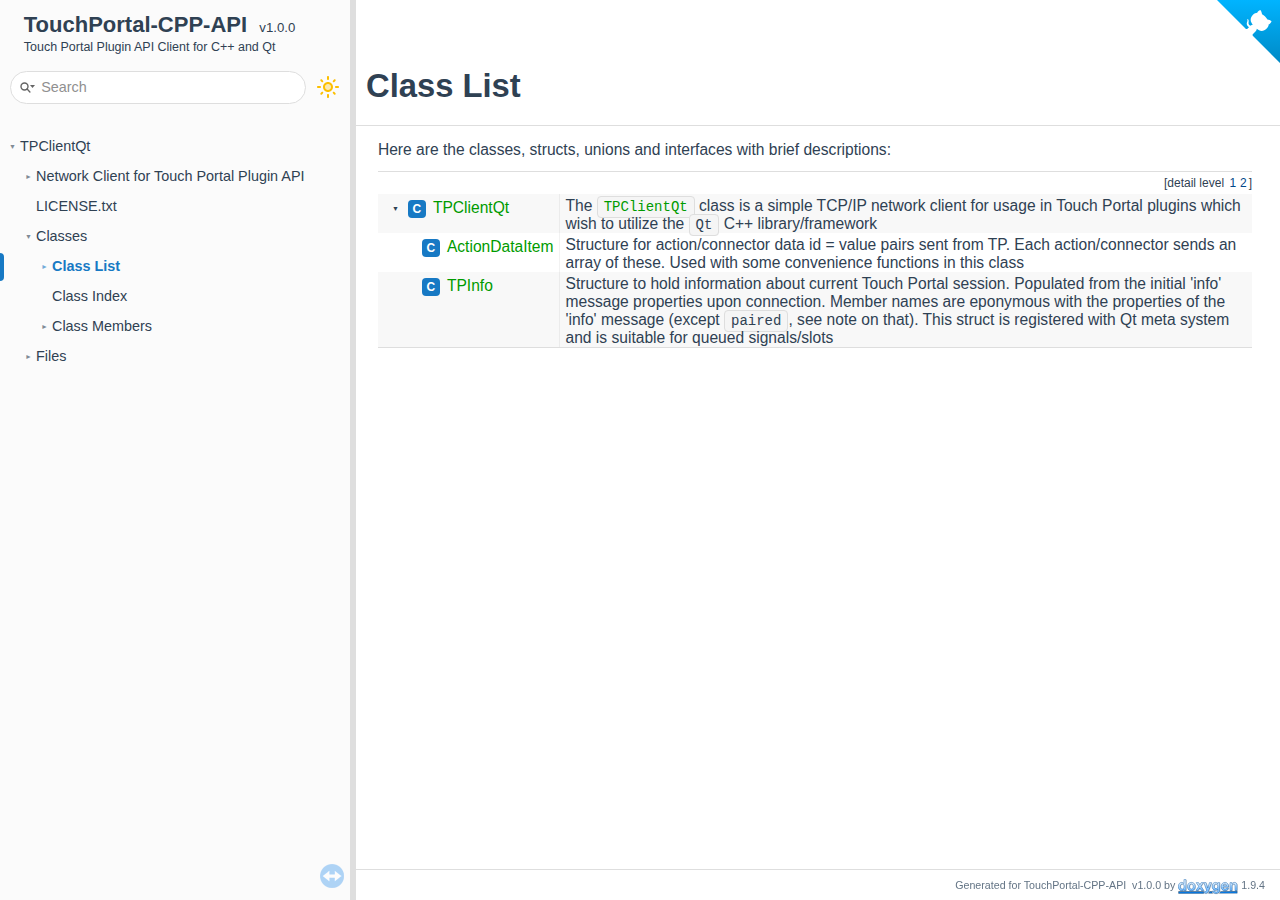
<file: annotated.html>
<!-- HTML header for doxygen 1.9.4-->
<!DOCTYPE html PUBLIC "-//W3C//DTD XHTML 1.0 Transitional//EN" "https://www.w3.org/TR/xhtml1/DTD/xhtml1-transitional.dtd">
<html xmlns="http://www.w3.org/1999/xhtml">
<head>
<meta http-equiv="Content-Type" content="text/xhtml;charset=UTF-8"/>
<meta http-equiv="X-UA-Compatible" content="IE=11"/>
<meta name="generator" content="Doxygen 1.9.4"/>
<meta name="viewport" content="width=device-width, initial-scale=1"/>
<title>TouchPortal-CPP-API: Class List</title>
<link href="tabs.css" rel="stylesheet" type="text/css"/>
<script type="text/javascript" src="jquery.js"></script>
<script type="text/javascript" src="dynsections.js"></script>
<link href="navtree.css" rel="stylesheet" type="text/css"/>
<script type="text/javascript" src="resize.js"></script>
<script type="text/javascript" src="navtreedata.js"></script>
<script type="text/javascript" src="navtree.js"></script>
<link href="search/search.css" rel="stylesheet" type="text/css"/>
<script type="text/javascript" src="search/searchdata.js"></script>
<script type="text/javascript" src="search/search.js"></script>
<script type="text/javascript" src="doxygen-awesome-darkmode-toggle.js"></script>
<script type="text/javascript" src="doxygen-awesome-paragraph-link.js"></script>
<script type="text/javascript" src="doxygen-awesome-interactive-toc.js"></script>
<script type="text/javascript">
    DoxygenAwesomeDarkModeToggle.init();
    DoxygenAwesomeParagraphLink.init();
    DoxygenAwesomeInteractiveToc.init();
</script>
<link href="doxygen.css" rel="stylesheet" type="text/css" />
<link href="doxygen-awesome.css" rel="stylesheet" type="text/css"/>
<link href="doxygen-awesome-sidebar-only.css" rel="stylesheet" type="text/css"/>
<link href="doxygen-awesome-sidebar-only-darkmode-toggle.css" rel="stylesheet" type="text/css"/>
<link href="customdoxygen.css" rel="stylesheet" type="text/css"/>
</head>
<body>
<!-- https://tholman.com/github-corners/ -->
<a href="https://github.com/mpaperno/TouchPortal-CPP-API" class="github-corner" title="View source on GitHub" target="_blank">
    <svg viewBox="0 0 250 250" width="40" height="40" aria-hidden="true">
    <path d="M0,0 L115,115 L130,115 L142,142 L250,250 L250,0 Z" fill="url(#gradient)"></path>
    <path d="M128.3,109.0 C113.8,99.7 119.0,89.6 119.0,89.6 C122.0,82.7 120.5,78.6 120.5,78.6 C119.2,72.0 123.4,76.3 123.4,76.3 C127.3,80.9 125.5,87.3 125.5,87.3 C122.9,97.6 130.6,101.9 134.4,103.2" fill="currentColor" style="transform-origin: 130px 106px;" class="octo-arm"></path>
    <path d="M115.0,115.0 C114.9,115.1 118.7,116.5 119.8,115.4 L133.7,101.6 C136.9,99.2 139.9,98.4 142.2,98.6 C133.8,88.0 127.5,74.4 143.8,58.0 C148.5,53.4 154.0,51.2 159.7,51.0 C160.3,49.4 163.2,43.6 171.4,40.1 C171.4,40.1 176.1,42.5 178.8,56.2 C183.1,58.6 187.2,61.8 190.9,65.4 C194.5,69.0 197.7,73.2 200.1,77.6 C213.8,80.2 216.3,84.9 216.3,84.9 C212.7,93.1 206.9,96.0 205.4,96.6 C205.1,102.4 203.0,107.8 198.3,112.5 C181.9,128.9 168.3,122.5 157.7,114.1 C157.9,116.9 156.7,120.9 152.7,124.9 L141.0,136.5 C139.8,137.7 141.6,141.9 141.8,141.8 Z" fill="currentColor" class="octo-body"></path>
    <linearGradient id="gradient" x1="0.5" x2="0.5" y1="0" y2="1">
        <stop class="first-stop" offset="0%"></stop>
        <stop class="last-stop" offset="100%"></stop>
    </linearGradient>
    </svg>
</a>
<style>.github-corner:hover .octo-arm{animation:octocat-wave 560ms ease-in-out}@keyframes octocat-wave{0%,100%{transform:rotate(0)}20%,60%{transform:rotate(-25deg)}40%,80%{transform:rotate(10deg)}}@media (max-width:500px){.github-corner:hover .octo-arm{animation:none}.github-corner .octo-arm{animation:octocat-wave 560ms ease-in-out}}</style>
<div id="top"><!-- do not remove this div, it is closed by doxygen! -->
<div id="titlearea">
<table cellspacing="0" cellpadding="0">
 <tbody>
 <tr style="height: 56px;">
  <td id="projectalign" style="padding-left: 0.5em;">
   <div id="projectname">TouchPortal-CPP-API
   &#160;<span id="projectnumber">v1.0.0</span>
   </div>
   <div id="projectbrief">Touch Portal Plugin API Client for C++ and Qt</div>
  </td>
 </tr>
 </tbody>
</table>
</div>
<!-- end header part -->
<!-- Generated by Doxygen 1.9.4 -->
<script type="text/javascript">
/* @license magnet:?xt=urn:btih:d3d9a9a6595521f9666a5e94cc830dab83b65699&amp;dn=expat.txt MIT */
var searchBox = new SearchBox("searchBox", "search",'Search','.html');
/* @license-end */
</script>
<script type="text/javascript" src="menudata.js"></script>
<script type="text/javascript" src="menu.js"></script>
<script type="text/javascript">
/* @license magnet:?xt=urn:btih:d3d9a9a6595521f9666a5e94cc830dab83b65699&amp;dn=expat.txt MIT */
$(function() {
  initMenu('',true,false,'search.php','Search');
  $(document).ready(function() { init_search(); });
});
/* @license-end */
</script>
<div id="main-nav"></div>
</div><!-- top -->
<div id="side-nav" class="ui-resizable side-nav-resizable">
  <div id="nav-tree">
    <div id="nav-tree-contents">
      <div id="nav-sync" class="sync"></div>
    </div>
  </div>
  <div id="splitbar" style="-moz-user-select:none;" 
       class="ui-resizable-handle">
  </div>
</div>
<script type="text/javascript">
/* @license magnet:?xt=urn:btih:d3d9a9a6595521f9666a5e94cc830dab83b65699&amp;dn=expat.txt MIT */
$(document).ready(function(){initNavTree('annotated.html',''); initResizable(); });
/* @license-end */
</script>
<div id="doc-content">
<!-- window showing the filter options -->
<div id="MSearchSelectWindow"
     onmouseover="return searchBox.OnSearchSelectShow()"
     onmouseout="return searchBox.OnSearchSelectHide()"
     onkeydown="return searchBox.OnSearchSelectKey(event)">
</div>

<!-- iframe showing the search results (closed by default) -->
<div id="MSearchResultsWindow">
<iframe src="javascript:void(0)" frameborder="0" 
        name="MSearchResults" id="MSearchResults">
</iframe>
</div>

<div class="header">
  <div class="headertitle"><div class="title">Class List</div></div>
</div><!--header-->
<div class="contents">
<div class="textblock">Here are the classes, structs, unions and interfaces with brief descriptions:</div><div class="directory">
<div class="levels">[detail level <span onclick="javascript:toggleLevel(1);">1</span><span onclick="javascript:toggleLevel(2);">2</span>]</div><table class="directory">
<tr id="row_0_" class="even"><td class="entry"><span style="width:0px;display:inline-block;">&#160;</span><span id="arr_0_" class="arrow" onclick="toggleFolder('0_')">&#9660;</span><span class="icona"><span class="icon">C</span></span><a class="el" href="class_t_p_client_qt.html" target="_self">TPClientQt</a></td><td class="desc">The <code><a class="el" href="class_t_p_client_qt.html" title="The TPClientQt class is a simple TCP/IP network client for usage in Touch Portal plugins which wish t...">TPClientQt</a></code> class is a simple TCP/IP network client for usage in Touch Portal plugins which wish to utilize the <code>Qt</code> C++ library/framework </td></tr>
<tr id="row_0_0_"><td class="entry"><span style="width:32px;display:inline-block;">&#160;</span><span class="icona"><span class="icon">C</span></span><a class="el" href="class_t_p_client_qt.html#struct_t_p_client_qt_1_1_action_data_item" target="_self">ActionDataItem</a></td><td class="desc">Structure for action/connector data id = value pairs sent from TP. Each action/connector sends an array of these. Used with some convenience functions in this class </td></tr>
<tr id="row_0_1_" class="even"><td class="entry"><span style="width:32px;display:inline-block;">&#160;</span><span class="icona"><span class="icon">C</span></span><a class="el" href="class_t_p_client_qt.html#struct_t_p_client_qt_1_1_t_p_info" target="_self">TPInfo</a></td><td class="desc">Structure to hold information about current Touch Portal session. Populated from the initial 'info' message properties upon connection. Member names are eponymous with the properties of the 'info' message (except <code>paired</code>, see note on that). This struct is registered with Qt meta system and is suitable for queued signals/slots </td></tr>
</table>
</div><!-- directory -->
</div><!-- contents -->
</div><!-- doc-content -->
<!-- HTML footer for doxygen 1.9.4-->
<!-- start footer part -->
<div id="nav-path" class="navpath"><!-- id is needed for treeview function! -->
  <ul>
    <li class="footer">Generated for TouchPortal-CPP-API &#160;v1.0.0 by <a href="https://www.doxygen.org/index.html"><img class="footer" src="doxygen.svg" width="104" height="31" alt="doxygen"/></a> 1.9.4 </li>
  </ul>
</div>
</body>
</html>
</file>
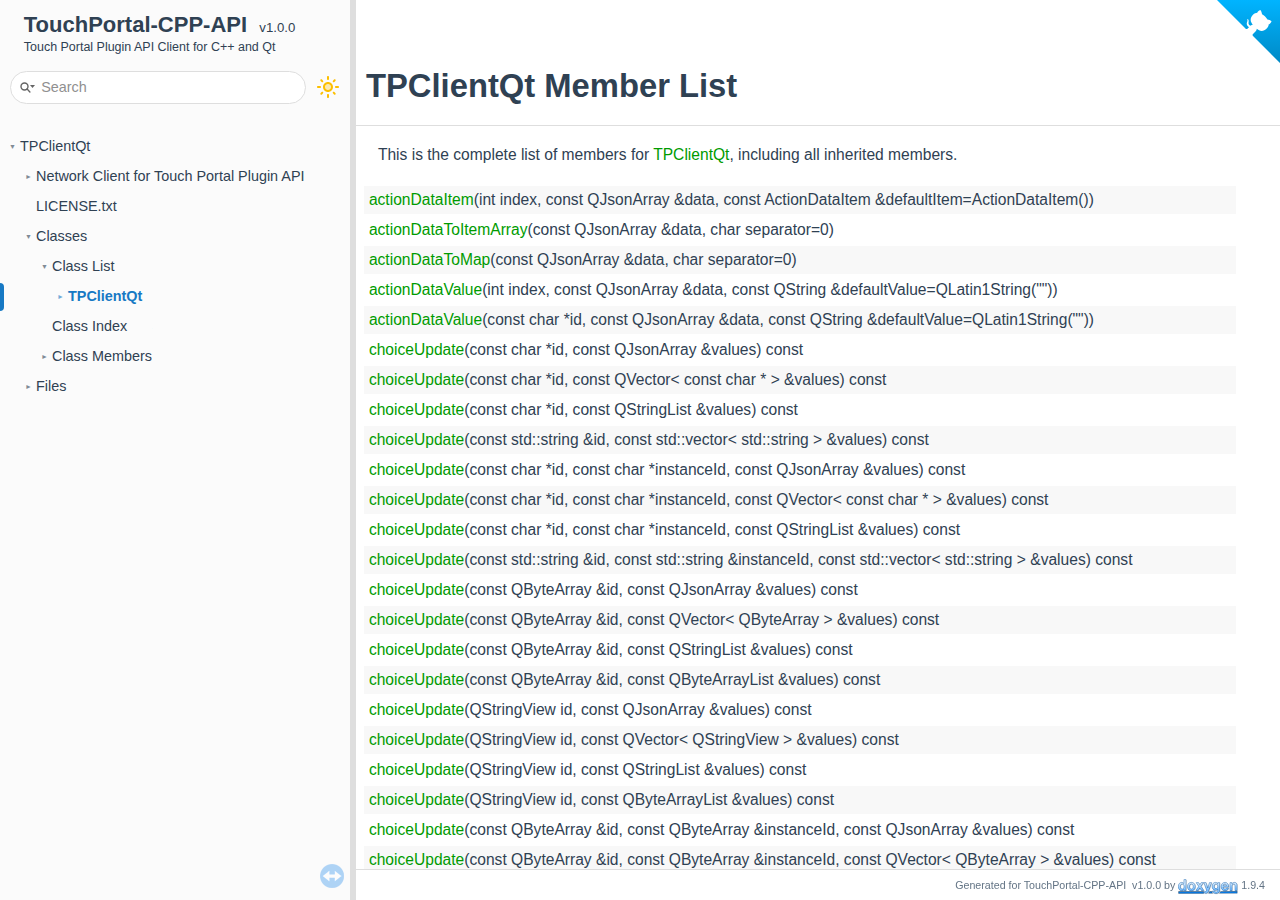
<file: class_t_p_client_qt-members.html>
<!-- HTML header for doxygen 1.9.4-->
<!DOCTYPE html PUBLIC "-//W3C//DTD XHTML 1.0 Transitional//EN" "https://www.w3.org/TR/xhtml1/DTD/xhtml1-transitional.dtd">
<html xmlns="http://www.w3.org/1999/xhtml">
<head>
<meta http-equiv="Content-Type" content="text/xhtml;charset=UTF-8"/>
<meta http-equiv="X-UA-Compatible" content="IE=11"/>
<meta name="generator" content="Doxygen 1.9.4"/>
<meta name="viewport" content="width=device-width, initial-scale=1"/>
<title>TouchPortal-CPP-API: Member List</title>
<link href="tabs.css" rel="stylesheet" type="text/css"/>
<script type="text/javascript" src="jquery.js"></script>
<script type="text/javascript" src="dynsections.js"></script>
<link href="navtree.css" rel="stylesheet" type="text/css"/>
<script type="text/javascript" src="resize.js"></script>
<script type="text/javascript" src="navtreedata.js"></script>
<script type="text/javascript" src="navtree.js"></script>
<link href="search/search.css" rel="stylesheet" type="text/css"/>
<script type="text/javascript" src="search/searchdata.js"></script>
<script type="text/javascript" src="search/search.js"></script>
<script type="text/javascript" src="doxygen-awesome-darkmode-toggle.js"></script>
<script type="text/javascript" src="doxygen-awesome-paragraph-link.js"></script>
<script type="text/javascript" src="doxygen-awesome-interactive-toc.js"></script>
<script type="text/javascript">
    DoxygenAwesomeDarkModeToggle.init();
    DoxygenAwesomeParagraphLink.init();
    DoxygenAwesomeInteractiveToc.init();
</script>
<link href="doxygen.css" rel="stylesheet" type="text/css" />
<link href="doxygen-awesome.css" rel="stylesheet" type="text/css"/>
<link href="doxygen-awesome-sidebar-only.css" rel="stylesheet" type="text/css"/>
<link href="doxygen-awesome-sidebar-only-darkmode-toggle.css" rel="stylesheet" type="text/css"/>
<link href="customdoxygen.css" rel="stylesheet" type="text/css"/>
</head>
<body>
<!-- https://tholman.com/github-corners/ -->
<a href="https://github.com/mpaperno/TouchPortal-CPP-API" class="github-corner" title="View source on GitHub" target="_blank">
    <svg viewBox="0 0 250 250" width="40" height="40" aria-hidden="true">
    <path d="M0,0 L115,115 L130,115 L142,142 L250,250 L250,0 Z" fill="url(#gradient)"></path>
    <path d="M128.3,109.0 C113.8,99.7 119.0,89.6 119.0,89.6 C122.0,82.7 120.5,78.6 120.5,78.6 C119.2,72.0 123.4,76.3 123.4,76.3 C127.3,80.9 125.5,87.3 125.5,87.3 C122.9,97.6 130.6,101.9 134.4,103.2" fill="currentColor" style="transform-origin: 130px 106px;" class="octo-arm"></path>
    <path d="M115.0,115.0 C114.9,115.1 118.7,116.5 119.8,115.4 L133.7,101.6 C136.9,99.2 139.9,98.4 142.2,98.6 C133.8,88.0 127.5,74.4 143.8,58.0 C148.5,53.4 154.0,51.2 159.7,51.0 C160.3,49.4 163.2,43.6 171.4,40.1 C171.4,40.1 176.1,42.5 178.8,56.2 C183.1,58.6 187.2,61.8 190.9,65.4 C194.5,69.0 197.7,73.2 200.1,77.6 C213.8,80.2 216.3,84.9 216.3,84.9 C212.7,93.1 206.9,96.0 205.4,96.6 C205.1,102.4 203.0,107.8 198.3,112.5 C181.9,128.9 168.3,122.5 157.7,114.1 C157.9,116.9 156.7,120.9 152.7,124.9 L141.0,136.5 C139.8,137.7 141.6,141.9 141.8,141.8 Z" fill="currentColor" class="octo-body"></path>
    <linearGradient id="gradient" x1="0.5" x2="0.5" y1="0" y2="1">
        <stop class="first-stop" offset="0%"></stop>
        <stop class="last-stop" offset="100%"></stop>
    </linearGradient>
    </svg>
</a>
<style>.github-corner:hover .octo-arm{animation:octocat-wave 560ms ease-in-out}@keyframes octocat-wave{0%,100%{transform:rotate(0)}20%,60%{transform:rotate(-25deg)}40%,80%{transform:rotate(10deg)}}@media (max-width:500px){.github-corner:hover .octo-arm{animation:none}.github-corner .octo-arm{animation:octocat-wave 560ms ease-in-out}}</style>
<div id="top"><!-- do not remove this div, it is closed by doxygen! -->
<div id="titlearea">
<table cellspacing="0" cellpadding="0">
 <tbody>
 <tr style="height: 56px;">
  <td id="projectalign" style="padding-left: 0.5em;">
   <div id="projectname">TouchPortal-CPP-API
   &#160;<span id="projectnumber">v1.0.0</span>
   </div>
   <div id="projectbrief">Touch Portal Plugin API Client for C++ and Qt</div>
  </td>
 </tr>
 </tbody>
</table>
</div>
<!-- end header part -->
<!-- Generated by Doxygen 1.9.4 -->
<script type="text/javascript">
/* @license magnet:?xt=urn:btih:d3d9a9a6595521f9666a5e94cc830dab83b65699&amp;dn=expat.txt MIT */
var searchBox = new SearchBox("searchBox", "search",'Search','.html');
/* @license-end */
</script>
<script type="text/javascript" src="menudata.js"></script>
<script type="text/javascript" src="menu.js"></script>
<script type="text/javascript">
/* @license magnet:?xt=urn:btih:d3d9a9a6595521f9666a5e94cc830dab83b65699&amp;dn=expat.txt MIT */
$(function() {
  initMenu('',true,false,'search.php','Search');
  $(document).ready(function() { init_search(); });
});
/* @license-end */
</script>
<div id="main-nav"></div>
</div><!-- top -->
<div id="side-nav" class="ui-resizable side-nav-resizable">
  <div id="nav-tree">
    <div id="nav-tree-contents">
      <div id="nav-sync" class="sync"></div>
    </div>
  </div>
  <div id="splitbar" style="-moz-user-select:none;" 
       class="ui-resizable-handle">
  </div>
</div>
<script type="text/javascript">
/* @license magnet:?xt=urn:btih:d3d9a9a6595521f9666a5e94cc830dab83b65699&amp;dn=expat.txt MIT */
$(document).ready(function(){initNavTree('class_t_p_client_qt.html',''); initResizable(); });
/* @license-end */
</script>
<div id="doc-content">
<!-- window showing the filter options -->
<div id="MSearchSelectWindow"
     onmouseover="return searchBox.OnSearchSelectShow()"
     onmouseout="return searchBox.OnSearchSelectHide()"
     onkeydown="return searchBox.OnSearchSelectKey(event)">
</div>

<!-- iframe showing the search results (closed by default) -->
<div id="MSearchResultsWindow">
<iframe src="javascript:void(0)" frameborder="0" 
        name="MSearchResults" id="MSearchResults">
</iframe>
</div>

<div class="header">
  <div class="headertitle"><div class="title">TPClientQt Member List</div></div>
</div><!--header-->
<div class="contents">

<p>This is the complete list of members for <a class="el" href="class_t_p_client_qt.html">TPClientQt</a>, including all inherited members.</p>
<table class="directory">
  <tr class="even"><td class="entry"><a class="el" href="class_t_p_client_qt.html#a036e28bd53819c9f03f217c65f48961c">actionDataItem</a>(int index, const QJsonArray &amp;data, const ActionDataItem &amp;defaultItem=ActionDataItem())</td><td class="entry"><a class="el" href="class_t_p_client_qt.html">TPClientQt</a></td><td class="entry"><span class="mlabel">inline</span><span class="mlabel">static</span></td></tr>
  <tr class="odd"><td class="entry"><a class="el" href="class_t_p_client_qt.html#a22e06cbd423674b7fe6fd71b7b1c47f7">actionDataToItemArray</a>(const QJsonArray &amp;data, char separator=0)</td><td class="entry"><a class="el" href="class_t_p_client_qt.html">TPClientQt</a></td><td class="entry"><span class="mlabel">inline</span><span class="mlabel">static</span></td></tr>
  <tr class="even"><td class="entry"><a class="el" href="class_t_p_client_qt.html#af49f8ed268b8c7c6252f7bf17bec4233">actionDataToMap</a>(const QJsonArray &amp;data, char separator=0)</td><td class="entry"><a class="el" href="class_t_p_client_qt.html">TPClientQt</a></td><td class="entry"><span class="mlabel">inline</span><span class="mlabel">static</span></td></tr>
  <tr class="odd"><td class="entry"><a class="el" href="class_t_p_client_qt.html#ac462182d8a2f234607e0954d242a07eb">actionDataValue</a>(int index, const QJsonArray &amp;data, const QString &amp;defaultValue=QLatin1String(&quot;&quot;))</td><td class="entry"><a class="el" href="class_t_p_client_qt.html">TPClientQt</a></td><td class="entry"><span class="mlabel">inline</span><span class="mlabel">static</span></td></tr>
  <tr class="even"><td class="entry"><a class="el" href="class_t_p_client_qt.html#adf4110b9acc5d3f96cada9ee1bdf9e2d">actionDataValue</a>(const char *id, const QJsonArray &amp;data, const QString &amp;defaultValue=QLatin1String(&quot;&quot;))</td><td class="entry"><a class="el" href="class_t_p_client_qt.html">TPClientQt</a></td><td class="entry"><span class="mlabel">inline</span><span class="mlabel">static</span></td></tr>
  <tr class="odd"><td class="entry"><a class="el" href="class_t_p_client_qt.html#ac4efe951a354ac7ea32e302963d807cd">choiceUpdate</a>(const char *id, const QJsonArray &amp;values) const</td><td class="entry"><a class="el" href="class_t_p_client_qt.html">TPClientQt</a></td><td class="entry"><span class="mlabel">inline</span></td></tr>
  <tr class="even"><td class="entry"><a class="el" href="class_t_p_client_qt.html#af4499057af24a7cb9ec13acf358dc6e4">choiceUpdate</a>(const char *id, const QVector&lt; const char * &gt; &amp;values) const</td><td class="entry"><a class="el" href="class_t_p_client_qt.html">TPClientQt</a></td><td class="entry"><span class="mlabel">inline</span></td></tr>
  <tr class="odd"><td class="entry"><a class="el" href="class_t_p_client_qt.html#a8e8dabbd994c50866365fc0aec2f387f">choiceUpdate</a>(const char *id, const QStringList &amp;values) const</td><td class="entry"><a class="el" href="class_t_p_client_qt.html">TPClientQt</a></td><td class="entry"><span class="mlabel">inline</span></td></tr>
  <tr class="even"><td class="entry"><a class="el" href="class_t_p_client_qt.html#a514b275a489e49c34b2febf9fde12e05">choiceUpdate</a>(const std::string &amp;id, const std::vector&lt; std::string &gt; &amp;values) const</td><td class="entry"><a class="el" href="class_t_p_client_qt.html">TPClientQt</a></td><td class="entry"><span class="mlabel">inline</span></td></tr>
  <tr class="odd"><td class="entry"><a class="el" href="class_t_p_client_qt.html#aeb49fc91c213cfee17503110fa70acc0">choiceUpdate</a>(const char *id, const char *instanceId, const QJsonArray &amp;values) const</td><td class="entry"><a class="el" href="class_t_p_client_qt.html">TPClientQt</a></td><td class="entry"><span class="mlabel">inline</span></td></tr>
  <tr class="even"><td class="entry"><a class="el" href="class_t_p_client_qt.html#a4b7df6fe33c8405fddae962c515c3780">choiceUpdate</a>(const char *id, const char *instanceId, const QVector&lt; const char * &gt; &amp;values) const</td><td class="entry"><a class="el" href="class_t_p_client_qt.html">TPClientQt</a></td><td class="entry"><span class="mlabel">inline</span></td></tr>
  <tr class="odd"><td class="entry"><a class="el" href="class_t_p_client_qt.html#a0f9de3f0f4d5b94992f4fc4c69c8b3ea">choiceUpdate</a>(const char *id, const char *instanceId, const QStringList &amp;values) const</td><td class="entry"><a class="el" href="class_t_p_client_qt.html">TPClientQt</a></td><td class="entry"><span class="mlabel">inline</span></td></tr>
  <tr class="even"><td class="entry"><a class="el" href="class_t_p_client_qt.html#a559d55477c6996e67e0880fd94fb3156">choiceUpdate</a>(const std::string &amp;id, const std::string &amp;instanceId, const std::vector&lt; std::string &gt; &amp;values) const</td><td class="entry"><a class="el" href="class_t_p_client_qt.html">TPClientQt</a></td><td class="entry"><span class="mlabel">inline</span></td></tr>
  <tr class="odd"><td class="entry"><a class="el" href="class_t_p_client_qt.html#a371c69405d25fa616b23e80165131aac">choiceUpdate</a>(const QByteArray &amp;id, const QJsonArray &amp;values) const</td><td class="entry"><a class="el" href="class_t_p_client_qt.html">TPClientQt</a></td><td class="entry"><span class="mlabel">inline</span><span class="mlabel">slot</span></td></tr>
  <tr class="even"><td class="entry"><a class="el" href="class_t_p_client_qt.html#aa2a56a48e5a7879db9f4d610e624687c">choiceUpdate</a>(const QByteArray &amp;id, const QVector&lt; QByteArray &gt; &amp;values) const</td><td class="entry"><a class="el" href="class_t_p_client_qt.html">TPClientQt</a></td><td class="entry"><span class="mlabel">inline</span><span class="mlabel">slot</span></td></tr>
  <tr class="odd"><td class="entry"><a class="el" href="class_t_p_client_qt.html#a478c98049341f17ea5bc4cc679cf9242">choiceUpdate</a>(const QByteArray &amp;id, const QStringList &amp;values) const</td><td class="entry"><a class="el" href="class_t_p_client_qt.html">TPClientQt</a></td><td class="entry"><span class="mlabel">inline</span><span class="mlabel">slot</span></td></tr>
  <tr class="even"><td class="entry"><a class="el" href="class_t_p_client_qt.html#a8306268cf6d50ae941c2af1be06b2378">choiceUpdate</a>(const QByteArray &amp;id, const QByteArrayList &amp;values) const</td><td class="entry"><a class="el" href="class_t_p_client_qt.html">TPClientQt</a></td><td class="entry"><span class="mlabel">inline</span><span class="mlabel">slot</span></td></tr>
  <tr class="odd"><td class="entry"><a class="el" href="class_t_p_client_qt.html#a08807dd69ec51c1a267308b714a8d289">choiceUpdate</a>(QStringView id, const QJsonArray &amp;values) const</td><td class="entry"><a class="el" href="class_t_p_client_qt.html">TPClientQt</a></td><td class="entry"><span class="mlabel">inline</span><span class="mlabel">slot</span></td></tr>
  <tr class="even"><td class="entry"><a class="el" href="class_t_p_client_qt.html#a26ecbfcb750b18ca0fa3954a725c0d7c">choiceUpdate</a>(QStringView id, const QVector&lt; QStringView &gt; &amp;values) const</td><td class="entry"><a class="el" href="class_t_p_client_qt.html">TPClientQt</a></td><td class="entry"><span class="mlabel">inline</span><span class="mlabel">slot</span></td></tr>
  <tr class="odd"><td class="entry"><a class="el" href="class_t_p_client_qt.html#a23315ac82ca265e3d8dfe07db1470d92">choiceUpdate</a>(QStringView id, const QStringList &amp;values) const</td><td class="entry"><a class="el" href="class_t_p_client_qt.html">TPClientQt</a></td><td class="entry"><span class="mlabel">inline</span><span class="mlabel">slot</span></td></tr>
  <tr class="even"><td class="entry"><a class="el" href="class_t_p_client_qt.html#ac48ddcc8d7334d8d45532a874ecabfca">choiceUpdate</a>(QStringView id, const QByteArrayList &amp;values) const</td><td class="entry"><a class="el" href="class_t_p_client_qt.html">TPClientQt</a></td><td class="entry"><span class="mlabel">inline</span><span class="mlabel">slot</span></td></tr>
  <tr class="odd"><td class="entry"><a class="el" href="class_t_p_client_qt.html#a18ed714fb3c97a2da1922d137420cc7d">choiceUpdate</a>(const QByteArray &amp;id, const QByteArray &amp;instanceId, const QJsonArray &amp;values) const</td><td class="entry"><a class="el" href="class_t_p_client_qt.html">TPClientQt</a></td><td class="entry"><span class="mlabel">inline</span><span class="mlabel">slot</span></td></tr>
  <tr class="even"><td class="entry"><a class="el" href="class_t_p_client_qt.html#a205f9aa7d763771c9a96472272a9c1d5">choiceUpdate</a>(const QByteArray &amp;id, const QByteArray &amp;instanceId, const QVector&lt; QByteArray &gt; &amp;values) const</td><td class="entry"><a class="el" href="class_t_p_client_qt.html">TPClientQt</a></td><td class="entry"><span class="mlabel">inline</span><span class="mlabel">slot</span></td></tr>
  <tr class="odd"><td class="entry"><a class="el" href="class_t_p_client_qt.html#a36a6e8bbc6d4dae9cd1972cf62eb0ea6">choiceUpdate</a>(const QByteArray &amp;id, const QByteArray &amp;instanceId, const QStringList &amp;values) const</td><td class="entry"><a class="el" href="class_t_p_client_qt.html">TPClientQt</a></td><td class="entry"><span class="mlabel">inline</span><span class="mlabel">slot</span></td></tr>
  <tr class="even"><td class="entry"><a class="el" href="class_t_p_client_qt.html#accbfd598a0599083948b315d79a7a14c">choiceUpdate</a>(const QByteArray &amp;id, const QByteArray &amp;instanceId, const QByteArrayList &amp;values) const</td><td class="entry"><a class="el" href="class_t_p_client_qt.html">TPClientQt</a></td><td class="entry"><span class="mlabel">inline</span><span class="mlabel">slot</span></td></tr>
  <tr class="odd"><td class="entry"><a class="el" href="class_t_p_client_qt.html#a975f851a025172626c8f581cf8fdb332">choiceUpdate</a>(QStringView id, QStringView instanceId, const QJsonArray &amp;values) const</td><td class="entry"><a class="el" href="class_t_p_client_qt.html">TPClientQt</a></td><td class="entry"><span class="mlabel">inline</span><span class="mlabel">slot</span></td></tr>
  <tr class="even"><td class="entry"><a class="el" href="class_t_p_client_qt.html#a3a49b041984d768a02b6ebd9a34915b1">choiceUpdate</a>(QStringView id, QStringView instanceId, const QVector&lt; QStringView &gt; &amp;values) const</td><td class="entry"><a class="el" href="class_t_p_client_qt.html">TPClientQt</a></td><td class="entry"><span class="mlabel">inline</span><span class="mlabel">slot</span></td></tr>
  <tr class="odd"><td class="entry"><a class="el" href="class_t_p_client_qt.html#adb5e1c087b5f9f65276fe7c9c9fa2cf6">choiceUpdate</a>(QStringView id, QStringView instanceId, const QStringList &amp;values) const</td><td class="entry"><a class="el" href="class_t_p_client_qt.html">TPClientQt</a></td><td class="entry"><span class="mlabel">inline</span><span class="mlabel">slot</span></td></tr>
  <tr class="even"><td class="entry"><a class="el" href="class_t_p_client_qt.html#a6e0642b46b5ee447f546f7f9d6aa43cf">choiceUpdate</a>(QStringView id, QStringView instanceId, const QByteArrayList &amp;values) const</td><td class="entry"><a class="el" href="class_t_p_client_qt.html">TPClientQt</a></td><td class="entry"><span class="mlabel">inline</span><span class="mlabel">slot</span></td></tr>
  <tr class="odd"><td class="entry"><a class="el" href="class_t_p_client_qt.html#a1396bf9b5defe9fa844a63b5cd40ac0e">connect</a>()</td><td class="entry"><a class="el" href="class_t_p_client_qt.html">TPClientQt</a></td><td class="entry"><span class="mlabel">slot</span></td></tr>
  <tr class="even"><td class="entry"><a class="el" href="class_t_p_client_qt.html#aa47283822b2aa9b8b6206daa40ab9882">connect</a>(int timeout, const QString &amp;host=QString(), uint16_t port=0)</td><td class="entry"><a class="el" href="class_t_p_client_qt.html">TPClientQt</a></td><td class="entry"><span class="mlabel">inline</span><span class="mlabel">slot</span></td></tr>
  <tr class="odd"><td class="entry"><a class="el" href="class_t_p_client_qt.html#a8acc69b77edbbfd5d6e3375447573160">connected</a>(const TPClientQt::TPInfo &amp;tpInfo, const QJsonObject &amp;settings)</td><td class="entry"><a class="el" href="class_t_p_client_qt.html">TPClientQt</a></td><td class="entry"><span class="mlabel">signal</span></td></tr>
  <tr class="even"><td class="entry"><a class="el" href="class_t_p_client_qt.html#aeba758f3ba61a14625300552be576567">connectionTimeout</a>() const</td><td class="entry"><a class="el" href="class_t_p_client_qt.html">TPClientQt</a></td><td class="entry"></td></tr>
  <tr class="odd"><td class="entry"><a class="el" href="class_t_p_client_qt.html#a624862e44fd6d266902a84e235020c99">connectorUpdate</a>(const char *shortId, uint8_t value) const</td><td class="entry"><a class="el" href="class_t_p_client_qt.html">TPClientQt</a></td><td class="entry"><span class="mlabel">inline</span></td></tr>
  <tr class="even"><td class="entry"><a class="el" href="class_t_p_client_qt.html#ad7ab827f8f48a0c2f8a25216de251e2b">connectorUpdate</a>(const std::string &amp;shortId, uint8_t value) const</td><td class="entry"><a class="el" href="class_t_p_client_qt.html">TPClientQt</a></td><td class="entry"><span class="mlabel">inline</span></td></tr>
  <tr class="odd"><td class="entry"><a class="el" href="class_t_p_client_qt.html#af2c34281066c45351fd421ac412ff252">connectorUpdate</a>(const char *connectortId, uint8_t value, bool addPrefix) const</td><td class="entry"><a class="el" href="class_t_p_client_qt.html">TPClientQt</a></td><td class="entry"><span class="mlabel">inline</span></td></tr>
  <tr class="even"><td class="entry"><a class="el" href="class_t_p_client_qt.html#a2c00a5f48499ea684f34b6cfa49bc355">connectorUpdate</a>(const std::string &amp;connectortId, uint8_t value, bool addPrefix) const</td><td class="entry"><a class="el" href="class_t_p_client_qt.html">TPClientQt</a></td><td class="entry"><span class="mlabel">inline</span></td></tr>
  <tr class="odd"><td class="entry"><a class="el" href="class_t_p_client_qt.html#ae47aae032f927d2ce1246a8580dcd37d">connectorUpdate</a>(const char *connectortId, const QMap&lt; const char *, const char * &gt; &amp;nvPairs, uint8_t value, bool addPrefix=true) const</td><td class="entry"><a class="el" href="class_t_p_client_qt.html">TPClientQt</a></td><td class="entry"><span class="mlabel">inline</span></td></tr>
  <tr class="even"><td class="entry"><a class="el" href="class_t_p_client_qt.html#a7a1aa8498c72ace1e4844658b3fe4fcf">connectorUpdate</a>(const QByteArray &amp;shortId, uint8_t value) const</td><td class="entry"><a class="el" href="class_t_p_client_qt.html">TPClientQt</a></td><td class="entry"><span class="mlabel">inline</span><span class="mlabel">slot</span></td></tr>
  <tr class="odd"><td class="entry"><a class="el" href="class_t_p_client_qt.html#a14a1a38fd38d9086635e9075ed2fa62f">connectorUpdate</a>(QStringView shortId, uint8_t value) const</td><td class="entry"><a class="el" href="class_t_p_client_qt.html">TPClientQt</a></td><td class="entry"><span class="mlabel">inline</span><span class="mlabel">slot</span></td></tr>
  <tr class="even"><td class="entry"><a class="el" href="class_t_p_client_qt.html#a658a7797619cff13463705fe7cb55c34">connectorUpdate</a>(const QByteArray &amp;connectortId, uint8_t value, bool addPrefix) const</td><td class="entry"><a class="el" href="class_t_p_client_qt.html">TPClientQt</a></td><td class="entry"><span class="mlabel">inline</span><span class="mlabel">slot</span></td></tr>
  <tr class="odd"><td class="entry"><a class="el" href="class_t_p_client_qt.html#aac9018abb7478a7e177bed43f0fd4428">connectorUpdate</a>(QStringView connectortId, uint8_t value, bool addPrefix) const</td><td class="entry"><a class="el" href="class_t_p_client_qt.html">TPClientQt</a></td><td class="entry"><span class="mlabel">inline</span><span class="mlabel">slot</span></td></tr>
  <tr class="even"><td class="entry"><a class="el" href="class_t_p_client_qt.html#a15f9e7c2cbce3fc7c3201fd7f097ef97">connectorUpdate</a>(const QByteArray &amp;connectortId, const QMap&lt; const QByteArray, const QByteArray &gt; &amp;nvPairs, uint8_t value, bool addPrefix=true) const</td><td class="entry"><a class="el" href="class_t_p_client_qt.html">TPClientQt</a></td><td class="entry"><span class="mlabel">inline</span><span class="mlabel">slot</span></td></tr>
  <tr class="odd"><td class="entry"><a class="el" href="class_t_p_client_qt.html#afd4e963faceb0ec54390abd1cf22d663">connectorUpdate</a>(QStringView connectortId, const QMap&lt; QStringView, QStringView &gt; &amp;nvPairs, uint8_t value, bool addPrefix=true) const</td><td class="entry"><a class="el" href="class_t_p_client_qt.html">TPClientQt</a></td><td class="entry"><span class="mlabel">inline</span><span class="mlabel">slot</span></td></tr>
  <tr class="even"><td class="entry"><a class="el" href="class_t_p_client_qt.html#aef82c5b1e622d9260be0e50449b0efab">createState</a>(const char *id, const char *parentGroup, const char *desc, const char *defaultValue) const</td><td class="entry"><a class="el" href="class_t_p_client_qt.html">TPClientQt</a></td><td class="entry"><span class="mlabel">inline</span></td></tr>
  <tr class="odd"><td class="entry"><a class="el" href="class_t_p_client_qt.html#a4ac8416789b76e6d151df15b38d38ece">createState</a>(const std::string &amp;id, const std::string &amp;parentGroup, const std::string &amp;desc, const std::string &amp;defaultValue=&quot;&quot;) const</td><td class="entry"><a class="el" href="class_t_p_client_qt.html">TPClientQt</a></td><td class="entry"><span class="mlabel">inline</span></td></tr>
  <tr class="even"><td class="entry"><a class="el" href="class_t_p_client_qt.html#acff2cac0f2e3047560e6e27fb77a55f3">createState</a>(const char *id, const char *desc, const char *defaultValue) const</td><td class="entry"><a class="el" href="class_t_p_client_qt.html">TPClientQt</a></td><td class="entry"><span class="mlabel">inline</span></td></tr>
  <tr class="odd"><td class="entry"><a class="el" href="class_t_p_client_qt.html#a7c5a4df5aad9bded61777cf733037fe6">createState</a>(const std::string &amp;id, const std::string &amp;desc, const std::string &amp;defaultValue=&quot;&quot;) const</td><td class="entry"><a class="el" href="class_t_p_client_qt.html">TPClientQt</a></td><td class="entry"><span class="mlabel">inline</span></td></tr>
  <tr class="even"><td class="entry"><a class="el" href="class_t_p_client_qt.html#aab4e9592632debc364b6cf8440cbceba">createState</a>(const QByteArray &amp;id, const QByteArray &amp;parentGroup, const QByteArray &amp;desc, const QByteArray &amp;defaultValue) const</td><td class="entry"><a class="el" href="class_t_p_client_qt.html">TPClientQt</a></td><td class="entry"><span class="mlabel">inline</span><span class="mlabel">slot</span></td></tr>
  <tr class="odd"><td class="entry"><a class="el" href="class_t_p_client_qt.html#a378cf5ae579944b44531fab449b9db01">createState</a>(QStringView id, QStringView parentGroup, QStringView desc, QStringView defaultValue) const</td><td class="entry"><a class="el" href="class_t_p_client_qt.html">TPClientQt</a></td><td class="entry"><span class="mlabel">inline</span><span class="mlabel">slot</span></td></tr>
  <tr class="even"><td class="entry"><a class="el" href="class_t_p_client_qt.html#a4763dec7ed1e50b6afbab18a8f54d1c0">createState</a>(const QByteArray &amp;id, const QByteArray &amp;desc, const QByteArray &amp;defaultValue) const</td><td class="entry"><a class="el" href="class_t_p_client_qt.html">TPClientQt</a></td><td class="entry"><span class="mlabel">inline</span><span class="mlabel">slot</span></td></tr>
  <tr class="odd"><td class="entry"><a class="el" href="class_t_p_client_qt.html#a8a34fae0e8321d90baafdc311b52c5cd">createState</a>(QStringView id, QStringView desc, QStringView defaultValue) const</td><td class="entry"><a class="el" href="class_t_p_client_qt.html">TPClientQt</a></td><td class="entry"><span class="mlabel">inline</span><span class="mlabel">slot</span></td></tr>
  <tr class="even"><td class="entry"><a class="el" href="class_t_p_client_qt.html#a2191289ed5dafb0410e3510f13f98c8e">disconnect</a>() const</td><td class="entry"><a class="el" href="class_t_p_client_qt.html">TPClientQt</a></td><td class="entry"><span class="mlabel">slot</span></td></tr>
  <tr class="odd"><td class="entry"><a class="el" href="class_t_p_client_qt.html#a698f7fe997d0a7bfd3ac6d02d303355f">disconnected</a>()</td><td class="entry"><a class="el" href="class_t_p_client_qt.html">TPClientQt</a></td><td class="entry"><span class="mlabel">signal</span></td></tr>
  <tr class="even"><td class="entry"><a class="el" href="class_t_p_client_qt.html#ae0d7fb4db82803da40baa87b19ecb06e">encode</a>(const QJsonObject &amp;object) const</td><td class="entry"><a class="el" href="class_t_p_client_qt.html">TPClientQt</a></td><td class="entry"><span class="mlabel">inline</span></td></tr>
  <tr class="odd"><td class="entry"><a class="el" href="class_t_p_client_qt.html#a6f73a65d3a5d9bd05bf5cfeb3830dca2">error</a>(QAbstractSocket::SocketError error)</td><td class="entry"><a class="el" href="class_t_p_client_qt.html">TPClientQt</a></td><td class="entry"><span class="mlabel">signal</span></td></tr>
  <tr class="even"><td class="entry"><a class="el" href="class_t_p_client_qt.html#a2b57b4573bb46f76a828c18e435bea0b">errorString</a>() const</td><td class="entry"><a class="el" href="class_t_p_client_qt.html">TPClientQt</a></td><td class="entry"></td></tr>
  <tr class="odd"><td class="entry"><a class="el" href="class_t_p_client_qt.html#aefdbf2530baecb53167d8552ff093c27">hostName</a>() const</td><td class="entry"><a class="el" href="class_t_p_client_qt.html">TPClientQt</a></td><td class="entry"></td></tr>
  <tr class="even"><td class="entry"><a class="el" href="class_t_p_client_qt.html#a0867bf8ac1abfc925157553ec6c42585">hostPort</a>() const</td><td class="entry"><a class="el" href="class_t_p_client_qt.html">TPClientQt</a></td><td class="entry"></td></tr>
  <tr class="odd"><td class="entry"><a class="el" href="class_t_p_client_qt.html#a80178eafbc14f5434c65b0a8413c12c7">isConnected</a>() const</td><td class="entry"><a class="el" href="class_t_p_client_qt.html">TPClientQt</a></td><td class="entry"></td></tr>
  <tr class="even"><td class="entry"><a class="el" href="class_t_p_client_qt.html#adfc8f6037e37bec97ce5c9e0a917c821">message</a>(TPClientQt::MessageType type, const QJsonObject &amp;message)</td><td class="entry"><a class="el" href="class_t_p_client_qt.html">TPClientQt</a></td><td class="entry"><span class="mlabel">signal</span></td></tr>
  <tr class="odd"><td class="entry"><a class="el" href="class_t_p_client_qt.html#ab7404e79a63a2ad1374a7f721d526115">MessageType</a> enum name</td><td class="entry"><a class="el" href="class_t_p_client_qt.html">TPClientQt</a></td><td class="entry"></td></tr>
  <tr class="even"><td class="entry"><a class="el" href="class_t_p_client_qt.html#aa3f0ca81b3dfba2e7249bd22216b84cb">pluginId</a>() const</td><td class="entry"><a class="el" href="class_t_p_client_qt.html">TPClientQt</a></td><td class="entry"></td></tr>
  <tr class="odd"><td class="entry"><a class="el" href="class_t_p_client_qt.html#a224a2fae3c05f916eca6d3e7cc76eb65">removeState</a>(const char *id) const</td><td class="entry"><a class="el" href="class_t_p_client_qt.html">TPClientQt</a></td><td class="entry"><span class="mlabel">inline</span></td></tr>
  <tr class="even"><td class="entry"><a class="el" href="class_t_p_client_qt.html#abe2f2b77f77233605e6ff7c500b932be">removeState</a>(const std::string &amp;id) const</td><td class="entry"><a class="el" href="class_t_p_client_qt.html">TPClientQt</a></td><td class="entry"><span class="mlabel">inline</span></td></tr>
  <tr class="odd"><td class="entry"><a class="el" href="class_t_p_client_qt.html#a99f879a1a19f9b01b15f6ae66e8211df">removeState</a>(const QByteArray &amp;id) const</td><td class="entry"><a class="el" href="class_t_p_client_qt.html">TPClientQt</a></td><td class="entry"><span class="mlabel">inline</span><span class="mlabel">slot</span></td></tr>
  <tr class="even"><td class="entry"><a class="el" href="class_t_p_client_qt.html#a82ec8d5e051c8fcd4b386ed0d1abc190">removeState</a>(QStringView id) const</td><td class="entry"><a class="el" href="class_t_p_client_qt.html">TPClientQt</a></td><td class="entry"><span class="mlabel">inline</span><span class="mlabel">slot</span></td></tr>
  <tr class="odd"><td class="entry"><a class="el" href="class_t_p_client_qt.html#a26758423c0b2673696e5eed039fdfa3b">send</a>(const QJsonObject &amp;object) const</td><td class="entry"><a class="el" href="class_t_p_client_qt.html">TPClientQt</a></td><td class="entry"><span class="mlabel">inline</span><span class="mlabel">slot</span></td></tr>
  <tr class="even"><td class="entry"><a class="el" href="class_t_p_client_qt.html#a32c6f531bb808d6ce08de1d8152f677e">sendMap</a>(const QVariantMap &amp;map) const</td><td class="entry"><a class="el" href="class_t_p_client_qt.html">TPClientQt</a></td><td class="entry"><span class="mlabel">inline</span><span class="mlabel">slot</span></td></tr>
  <tr class="odd"><td class="entry"><a class="el" href="class_t_p_client_qt.html#afee48b402a65aeddf1f281d54f94211e">setConnectionTimeout</a>(int timeoutMs=10000)</td><td class="entry"><a class="el" href="class_t_p_client_qt.html">TPClientQt</a></td><td class="entry"></td></tr>
  <tr class="even"><td class="entry"><a class="el" href="class_t_p_client_qt.html#a9705e7bb0f42ed7490faeb5b4865b3a6">setHostProperties</a>(const QString &amp;nameOrAddress=QStringLiteral(&quot;127.0.0.1&quot;), uint16_t port=12136)</td><td class="entry"><a class="el" href="class_t_p_client_qt.html">TPClientQt</a></td><td class="entry"></td></tr>
  <tr class="odd"><td class="entry"><a class="el" href="class_t_p_client_qt.html#a5dfcbb2b712094e91617c97ef676a908">setPluginId</a>(const char *pluginId)</td><td class="entry"><a class="el" href="class_t_p_client_qt.html">TPClientQt</a></td><td class="entry"></td></tr>
  <tr class="even"><td class="entry"><a class="el" href="class_t_p_client_qt.html#a2e50c340f40bc9fe9142b179cd578fd8">settingUpdate</a>(const char *name, const char *value) const</td><td class="entry"><a class="el" href="class_t_p_client_qt.html">TPClientQt</a></td><td class="entry"><span class="mlabel">inline</span></td></tr>
  <tr class="odd"><td class="entry"><a class="el" href="class_t_p_client_qt.html#abede76c69c51e586d9844c79da69d413">settingUpdate</a>(const std::string &amp;name, const std::string &amp;value) const</td><td class="entry"><a class="el" href="class_t_p_client_qt.html">TPClientQt</a></td><td class="entry"><span class="mlabel">inline</span></td></tr>
  <tr class="even"><td class="entry"><a class="el" href="class_t_p_client_qt.html#a680b274dd09e17d8dac8786a08ea3da2">settingUpdate</a>(const QByteArray &amp;name, const QByteArray &amp;value) const</td><td class="entry"><a class="el" href="class_t_p_client_qt.html">TPClientQt</a></td><td class="entry"><span class="mlabel">inline</span><span class="mlabel">slot</span></td></tr>
  <tr class="odd"><td class="entry"><a class="el" href="class_t_p_client_qt.html#a6e4e4c42235fafdf92ff1e0679050381">settingUpdate</a>(QStringView name, QStringView value) const</td><td class="entry"><a class="el" href="class_t_p_client_qt.html">TPClientQt</a></td><td class="entry"><span class="mlabel">inline</span><span class="mlabel">slot</span></td></tr>
  <tr class="even"><td class="entry"><a class="el" href="class_t_p_client_qt.html#af03c077d3b1e1a8693c7ae1f303fb79c">showNotification</a>(const char *notificationId, const char *title, const char *msg, const QJsonArray &amp;options) const</td><td class="entry"><a class="el" href="class_t_p_client_qt.html">TPClientQt</a></td><td class="entry"><span class="mlabel">inline</span></td></tr>
  <tr class="odd"><td class="entry"><a class="el" href="class_t_p_client_qt.html#ab1e870ca70c72e103cfc4cf264aa79dd">showNotification</a>(const char *notificationId, const char *title, const char *msg, const QVariantList &amp;options) const</td><td class="entry"><a class="el" href="class_t_p_client_qt.html">TPClientQt</a></td><td class="entry"><span class="mlabel">inline</span></td></tr>
  <tr class="even"><td class="entry"><a class="el" href="class_t_p_client_qt.html#af50dda656f6582e435b8eeb53634879e">showNotification</a>(const char *notificationId, const char *title, const char *msg, const QVector&lt; QPair&lt; const char *, const char * &gt; &gt; &amp;options) const</td><td class="entry"><a class="el" href="class_t_p_client_qt.html">TPClientQt</a></td><td class="entry"><span class="mlabel">inline</span></td></tr>
  <tr class="odd"><td class="entry"><a class="el" href="class_t_p_client_qt.html#a4e3f6748769e39e8b1d49200de667ff7">showNotification</a>(const char *notificationId, const char *title, const char *msg, const std::vector&lt; std::pair&lt; const char *, const char * &gt; &gt; &amp;options) const</td><td class="entry"><a class="el" href="class_t_p_client_qt.html">TPClientQt</a></td><td class="entry"><span class="mlabel">inline</span></td></tr>
  <tr class="even"><td class="entry"><a class="el" href="class_t_p_client_qt.html#aa7ce92c6f7887e7dcf993237a67af575">showNotification</a>(const std::string &amp;notificationId, const std::string &amp;title, const std::string &amp;msg, const std::vector&lt; std::pair&lt; std::string, std::string &gt; &gt; &amp;options) const</td><td class="entry"><a class="el" href="class_t_p_client_qt.html">TPClientQt</a></td><td class="entry"><span class="mlabel">inline</span></td></tr>
  <tr class="odd"><td class="entry"><a class="el" href="class_t_p_client_qt.html#afbffe6e9b85851410e79a2ddff09c33c">showNotification</a>(const QByteArray &amp;notificationId, const QByteArray &amp;title, const QByteArray &amp;msg, const QJsonArray &amp;options) const</td><td class="entry"><a class="el" href="class_t_p_client_qt.html">TPClientQt</a></td><td class="entry"><span class="mlabel">inline</span><span class="mlabel">slot</span></td></tr>
  <tr class="even"><td class="entry"><a class="el" href="class_t_p_client_qt.html#a4c2fd1a110448717a1ea28025c261320">showNotification</a>(const QByteArray &amp;notificationId, const QByteArray &amp;title, const QByteArray &amp;msg, const QVariantList &amp;options) const</td><td class="entry"><a class="el" href="class_t_p_client_qt.html">TPClientQt</a></td><td class="entry"><span class="mlabel">inline</span><span class="mlabel">slot</span></td></tr>
  <tr class="odd"><td class="entry"><a class="el" href="class_t_p_client_qt.html#ae494438d7ac7cb0f53b2ae029d5f2013">showNotification</a>(QStringView notificationId, QStringView title, QStringView msg, const QVariantList &amp;options) const</td><td class="entry"><a class="el" href="class_t_p_client_qt.html">TPClientQt</a></td><td class="entry"><span class="mlabel">inline</span><span class="mlabel">slot</span></td></tr>
  <tr class="even"><td class="entry"><a class="el" href="class_t_p_client_qt.html#ab0e846c2a1ed42a6d5916790e47d8826">showNotification</a>(const QByteArray &amp;notificationId, const QByteArray &amp;title, const QByteArray &amp;msg, const QVector&lt; QPair&lt; QLatin1String, QStringView &gt; &gt; &amp;options) const</td><td class="entry"><a class="el" href="class_t_p_client_qt.html">TPClientQt</a></td><td class="entry"><span class="mlabel">inline</span><span class="mlabel">slot</span></td></tr>
  <tr class="odd"><td class="entry"><a class="el" href="class_t_p_client_qt.html#a6fa993e11b2adb7dc5d33992d210d73e">showNotification</a>(QStringView notificationId, QStringView title, QStringView msg, const QVector&lt; QPair&lt; QStringView, QStringView &gt; &gt; &amp;options) const</td><td class="entry"><a class="el" href="class_t_p_client_qt.html">TPClientQt</a></td><td class="entry"><span class="mlabel">inline</span><span class="mlabel">slot</span></td></tr>
  <tr class="even"><td class="entry"><a class="el" href="class_t_p_client_qt.html#a59987948ca6e75c3ac7277c0f5805ee1">socketError</a>() const</td><td class="entry"><a class="el" href="class_t_p_client_qt.html">TPClientQt</a></td><td class="entry"></td></tr>
  <tr class="odd"><td class="entry"><a class="el" href="class_t_p_client_qt.html#a9fdd34f5d60fc87ed41a84b723f4995a">socketState</a>() const</td><td class="entry"><a class="el" href="class_t_p_client_qt.html">TPClientQt</a></td><td class="entry"></td></tr>
  <tr class="even"><td class="entry"><a class="el" href="class_t_p_client_qt.html#a4f242f0c82852ba29f549f7462bbf1da">stateUpdate</a>(const char *id, const char *value) const</td><td class="entry"><a class="el" href="class_t_p_client_qt.html">TPClientQt</a></td><td class="entry"><span class="mlabel">inline</span></td></tr>
  <tr class="odd"><td class="entry"><a class="el" href="class_t_p_client_qt.html#a65172e16cbd2c83e93129936fdc1ca21">stateUpdate</a>(const QByteArray &amp;id, const QByteArray &amp;value) const</td><td class="entry"><a class="el" href="class_t_p_client_qt.html">TPClientQt</a></td><td class="entry"><span class="mlabel">inline</span><span class="mlabel">slot</span></td></tr>
  <tr class="even"><td class="entry"><a class="el" href="class_t_p_client_qt.html#a0679f3e96ad3b479da8f47f193d22bc0">stateUpdate</a>(QStringView id, QStringView value) const</td><td class="entry"><a class="el" href="class_t_p_client_qt.html">TPClientQt</a></td><td class="entry"><span class="mlabel">inline</span><span class="mlabel">slot</span></td></tr>
  <tr class="odd"><td class="entry"><a class="el" href="class_t_p_client_qt.html#a31e1f9862fe3971825c09fae52306237">TPClientQt</a>(const char *pluginId, QObject *parent=nullptr)</td><td class="entry"><a class="el" href="class_t_p_client_qt.html">TPClientQt</a></td><td class="entry"><span class="mlabel">explicit</span></td></tr>
  <tr class="even"><td class="entry"><a class="el" href="class_t_p_client_qt.html#a16b8d60dc953ffe68ab521d6d278c038">tpInfo</a>() const</td><td class="entry"><a class="el" href="class_t_p_client_qt.html">TPClientQt</a></td><td class="entry"></td></tr>
  <tr class="odd"><td class="entry"><a class="el" href="class_t_p_client_qt.html#adbcb2586200c0a8ed20817b93f8765ce">write</a>(const QByteArray &amp;data) const</td><td class="entry"><a class="el" href="class_t_p_client_qt.html">TPClientQt</a></td><td class="entry"><span class="mlabel">slot</span></td></tr>
</table></div><!-- contents -->
</div><!-- doc-content -->
<!-- HTML footer for doxygen 1.9.4-->
<!-- start footer part -->
<div id="nav-path" class="navpath"><!-- id is needed for treeview function! -->
  <ul>
    <li class="footer">Generated for TouchPortal-CPP-API &#160;v1.0.0 by <a href="https://www.doxygen.org/index.html"><img class="footer" src="doxygen.svg" width="104" height="31" alt="doxygen"/></a> 1.9.4 </li>
  </ul>
</div>
</body>
</html>
</file>
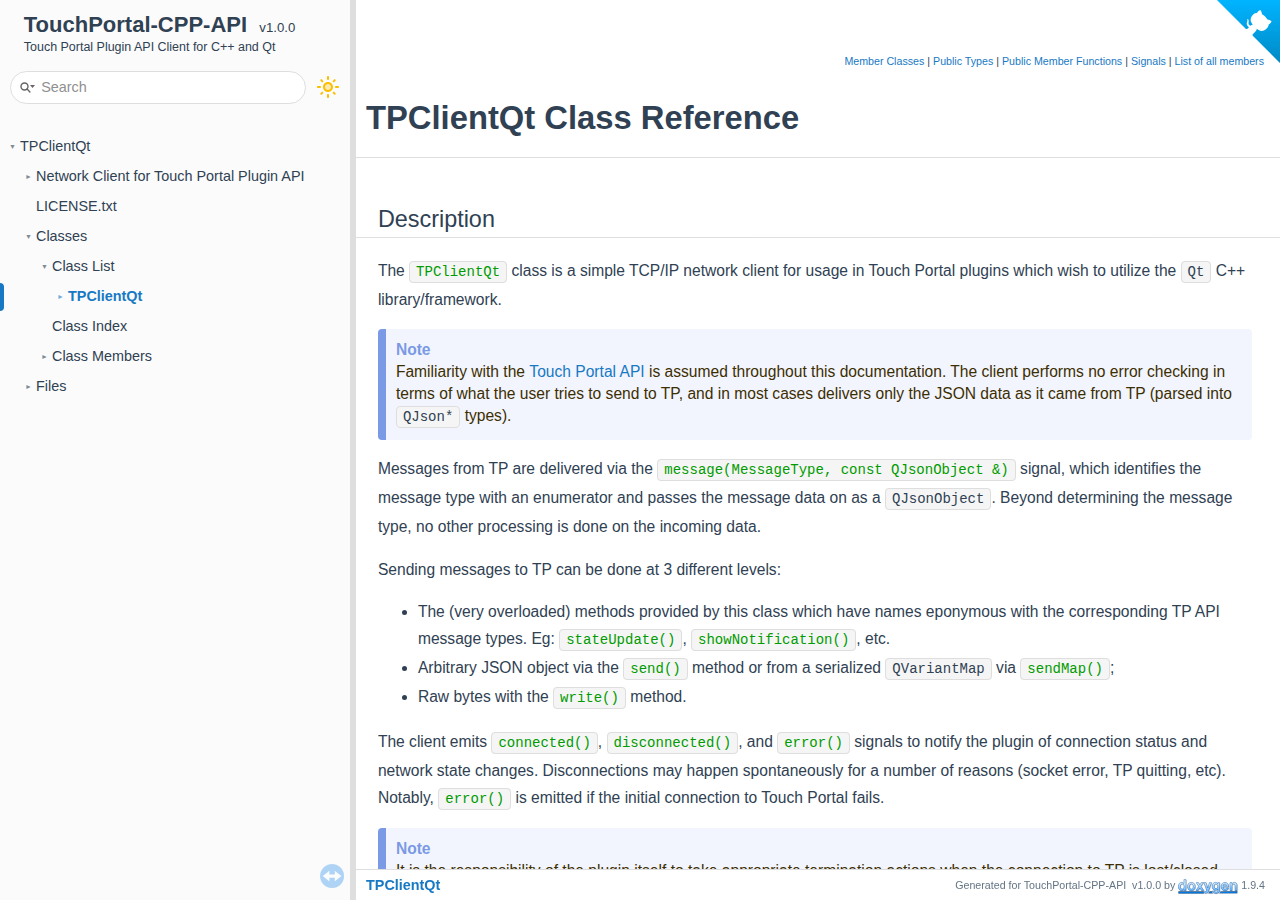
<file: class_t_p_client_qt.html>
<!-- HTML header for doxygen 1.9.4-->
<!DOCTYPE html PUBLIC "-//W3C//DTD XHTML 1.0 Transitional//EN" "https://www.w3.org/TR/xhtml1/DTD/xhtml1-transitional.dtd">
<html xmlns="http://www.w3.org/1999/xhtml">
<head>
<meta http-equiv="Content-Type" content="text/xhtml;charset=UTF-8"/>
<meta http-equiv="X-UA-Compatible" content="IE=11"/>
<meta name="generator" content="Doxygen 1.9.4"/>
<meta name="viewport" content="width=device-width, initial-scale=1"/>
<title>TouchPortal-CPP-API: TPClientQt Class Reference</title>
<link href="tabs.css" rel="stylesheet" type="text/css"/>
<script type="text/javascript" src="jquery.js"></script>
<script type="text/javascript" src="dynsections.js"></script>
<link href="navtree.css" rel="stylesheet" type="text/css"/>
<script type="text/javascript" src="resize.js"></script>
<script type="text/javascript" src="navtreedata.js"></script>
<script type="text/javascript" src="navtree.js"></script>
<link href="search/search.css" rel="stylesheet" type="text/css"/>
<script type="text/javascript" src="search/searchdata.js"></script>
<script type="text/javascript" src="search/search.js"></script>
<script type="text/javascript" src="doxygen-awesome-darkmode-toggle.js"></script>
<script type="text/javascript" src="doxygen-awesome-paragraph-link.js"></script>
<script type="text/javascript" src="doxygen-awesome-interactive-toc.js"></script>
<script type="text/javascript">
    DoxygenAwesomeDarkModeToggle.init();
    DoxygenAwesomeParagraphLink.init();
    DoxygenAwesomeInteractiveToc.init();
</script>
<link href="doxygen.css" rel="stylesheet" type="text/css" />
<link href="doxygen-awesome.css" rel="stylesheet" type="text/css"/>
<link href="doxygen-awesome-sidebar-only.css" rel="stylesheet" type="text/css"/>
<link href="doxygen-awesome-sidebar-only-darkmode-toggle.css" rel="stylesheet" type="text/css"/>
<link href="customdoxygen.css" rel="stylesheet" type="text/css"/>
</head>
<body>
<!-- https://tholman.com/github-corners/ -->
<a href="https://github.com/mpaperno/TouchPortal-CPP-API" class="github-corner" title="View source on GitHub" target="_blank">
    <svg viewBox="0 0 250 250" width="40" height="40" aria-hidden="true">
    <path d="M0,0 L115,115 L130,115 L142,142 L250,250 L250,0 Z" fill="url(#gradient)"></path>
    <path d="M128.3,109.0 C113.8,99.7 119.0,89.6 119.0,89.6 C122.0,82.7 120.5,78.6 120.5,78.6 C119.2,72.0 123.4,76.3 123.4,76.3 C127.3,80.9 125.5,87.3 125.5,87.3 C122.9,97.6 130.6,101.9 134.4,103.2" fill="currentColor" style="transform-origin: 130px 106px;" class="octo-arm"></path>
    <path d="M115.0,115.0 C114.9,115.1 118.7,116.5 119.8,115.4 L133.7,101.6 C136.9,99.2 139.9,98.4 142.2,98.6 C133.8,88.0 127.5,74.4 143.8,58.0 C148.5,53.4 154.0,51.2 159.7,51.0 C160.3,49.4 163.2,43.6 171.4,40.1 C171.4,40.1 176.1,42.5 178.8,56.2 C183.1,58.6 187.2,61.8 190.9,65.4 C194.5,69.0 197.7,73.2 200.1,77.6 C213.8,80.2 216.3,84.9 216.3,84.9 C212.7,93.1 206.9,96.0 205.4,96.6 C205.1,102.4 203.0,107.8 198.3,112.5 C181.9,128.9 168.3,122.5 157.7,114.1 C157.9,116.9 156.7,120.9 152.7,124.9 L141.0,136.5 C139.8,137.7 141.6,141.9 141.8,141.8 Z" fill="currentColor" class="octo-body"></path>
    <linearGradient id="gradient" x1="0.5" x2="0.5" y1="0" y2="1">
        <stop class="first-stop" offset="0%"></stop>
        <stop class="last-stop" offset="100%"></stop>
    </linearGradient>
    </svg>
</a>
<style>.github-corner:hover .octo-arm{animation:octocat-wave 560ms ease-in-out}@keyframes octocat-wave{0%,100%{transform:rotate(0)}20%,60%{transform:rotate(-25deg)}40%,80%{transform:rotate(10deg)}}@media (max-width:500px){.github-corner:hover .octo-arm{animation:none}.github-corner .octo-arm{animation:octocat-wave 560ms ease-in-out}}</style>
<div id="top"><!-- do not remove this div, it is closed by doxygen! -->
<div id="titlearea">
<table cellspacing="0" cellpadding="0">
 <tbody>
 <tr style="height: 56px;">
  <td id="projectalign" style="padding-left: 0.5em;">
   <div id="projectname">TouchPortal-CPP-API
   &#160;<span id="projectnumber">v1.0.0</span>
   </div>
   <div id="projectbrief">Touch Portal Plugin API Client for C++ and Qt</div>
  </td>
 </tr>
 </tbody>
</table>
</div>
<!-- end header part -->
<!-- Generated by Doxygen 1.9.4 -->
<script type="text/javascript">
/* @license magnet:?xt=urn:btih:d3d9a9a6595521f9666a5e94cc830dab83b65699&amp;dn=expat.txt MIT */
var searchBox = new SearchBox("searchBox", "search",'Search','.html');
/* @license-end */
</script>
<script type="text/javascript" src="menudata.js"></script>
<script type="text/javascript" src="menu.js"></script>
<script type="text/javascript">
/* @license magnet:?xt=urn:btih:d3d9a9a6595521f9666a5e94cc830dab83b65699&amp;dn=expat.txt MIT */
$(function() {
  initMenu('',true,false,'search.php','Search');
  $(document).ready(function() { init_search(); });
});
/* @license-end */
</script>
<div id="main-nav"></div>
</div><!-- top -->
<div id="side-nav" class="ui-resizable side-nav-resizable">
  <div id="nav-tree">
    <div id="nav-tree-contents">
      <div id="nav-sync" class="sync"></div>
    </div>
  </div>
  <div id="splitbar" style="-moz-user-select:none;" 
       class="ui-resizable-handle">
  </div>
</div>
<script type="text/javascript">
/* @license magnet:?xt=urn:btih:d3d9a9a6595521f9666a5e94cc830dab83b65699&amp;dn=expat.txt MIT */
$(document).ready(function(){initNavTree('class_t_p_client_qt.html',''); initResizable(); });
/* @license-end */
</script>
<div id="doc-content">
<!-- window showing the filter options -->
<div id="MSearchSelectWindow"
     onmouseover="return searchBox.OnSearchSelectShow()"
     onmouseout="return searchBox.OnSearchSelectHide()"
     onkeydown="return searchBox.OnSearchSelectKey(event)">
</div>

<!-- iframe showing the search results (closed by default) -->
<div id="MSearchResultsWindow">
<iframe src="javascript:void(0)" frameborder="0" 
        name="MSearchResults" id="MSearchResults">
</iframe>
</div>

<div class="header">
  <div class="summary">
<a href="#nested-classes">Member Classes</a> &#124;
<a href="#pub-types">Public Types</a> &#124;
<a href="#pub-methods">Public Member Functions</a> &#124;
<a href="#signals">Signals</a> &#124;
<a href="class_t_p_client_qt-members.html">List of all members</a>  </div>
  <div class="headertitle"><div class="title">TPClientQt Class Reference</div></div>
</div><!--header-->
<div class="contents">
<a name="details" id="details"></a><h2 class="groupheader">Description</h2>
<div class="textblock"><p >The <code><a class="el" href="class_t_p_client_qt.html" title="The TPClientQt class is a simple TCP/IP network client for usage in Touch Portal plugins which wish t...">TPClientQt</a></code> class is a simple TCP/IP network client for usage in Touch Portal plugins which wish to utilize the <code>Qt</code> C++ library/framework. </p>
<dl class="section note"><dt>Note</dt><dd>Familiarity with the <a href="https://www.touch-portal.com/api" target="_blank">Touch Portal API</a> is assumed throughout this documentation. The client performs no error checking in terms of what the user tries to send to TP, and in most cases delivers only the JSON data as it came from TP (parsed into <code>QJson*</code> types).</dd></dl>
<p>Messages from TP are delivered via the <code><a class="el" href="class_t_p_client_qt.html#adfc8f6037e37bec97ce5c9e0a917c821" title="Emitted when any message is received from Touch Portal. Refer to the TP API for specifics of each mes...">message(MessageType, const QJsonObject &amp;)</a></code> signal, which identifies the message type with an enumerator and passes the message data on as a <code>QJsonObject</code>. Beyond determining the message type, no other processing is done on the incoming data.</p>
<p >Sending messages to TP can be done at 3 different levels:</p><ul>
<li>The (very overloaded) methods provided by this class which have names eponymous with the corresponding TP API message types. Eg: <code><a class="el" href="class_t_p_client_qt.html#a4f242f0c82852ba29f549f7462bbf1da" title="Send a state update with given id and value strings.">stateUpdate()</a></code>, <code><a class="el" href="class_t_p_client_qt.html#af03c077d3b1e1a8693c7ae1f303fb79c" title="Send a notification message to TP. See TP SDK documentation for details on each field....">showNotification()</a></code>, etc.</li>
<li>Arbitrary JSON object via the <code><a class="el" href="class_t_p_client_qt.html#a26758423c0b2673696e5eed039fdfa3b" title="Low-level API: Send JSON message data to Touch Portal. object should contain one TP message....">send()</a></code> method or from a serialized <code>QVariantMap</code> via <code><a class="el" href="class_t_p_client_qt.html#a32c6f531bb808d6ce08de1d8152f677e" title="Low-level API: Send a JSON representation of a variant map to Touch Portal. map should contain one TP...">sendMap()</a></code>;</li>
<li>Raw bytes with the <code><a class="el" href="class_t_p_client_qt.html#adbcb2586200c0a8ed20817b93f8765ce" title="Low-level API: Write UTF-8 bytes directly to Touch Portal. data should contain one TP message in the ...">write()</a></code> method.</li>
</ul>
<p >The client emits <code><a class="el" href="class_t_p_client_qt.html#a8acc69b77edbbfd5d6e3375447573160" title="Emitted upon successful connection and pairing with Touch Portal. Data from the initial pairing &#39;info...">connected()</a></code>, <code><a class="el" href="class_t_p_client_qt.html#a698f7fe997d0a7bfd3ac6d02d303355f" title="Emitted upon disconnection from Touch Portal, either from an explicit call to close() or if the conne...">disconnected()</a></code>, and <code><a class="el" href="class_t_p_client_qt.html#a6f73a65d3a5d9bd05bf5cfeb3830dca2" title="Emitted in case of error upon initial connection or unexpected termination. This would typically be w...">error()</a></code> signals to notify the plugin of connection status and network state changes. Disconnections may happen spontaneously for a number of reasons (socket error, TP quitting, etc). Notably, <code><a class="el" href="class_t_p_client_qt.html#a6f73a65d3a5d9bd05bf5cfeb3830dca2" title="Emitted in case of error upon initial connection or unexpected termination. This would typically be w...">error()</a></code> is emitted if the initial connection to Touch Portal fails.</p>
<dl class="section note"><dt>Note</dt><dd>It is the responsibility of the plugin itself to take appropriate termination actions when the connection to TP is lost/closed, either on purpose or due to error, and especially if/when TP sends the <code>closePlugin</code> message (which expects the plugin process to exit).</dd></dl>
<p>Some static convenience functions are provided for dealing with action/connector data coming from TP (for retrieving individual data values or coercing the incoming arrays into more user-friendly structures). See the <code>actionData*()</code> function references.</p>
<p >The client depends on the <code>QtCore</code> and <code>QtNetwork</code> libraries/modules. Tested with Qt versions <code>5.12.12</code>, <code>5.15.7</code>, <code>6.4.1</code>.</p>
<p >Some minimal logging is performed via <code>QLoggingCategory</code> named "TPClientQt". By default, in Debug builds (<code>QT_DEBUG</code> defined) Debug-level messages (and above) are emitted, while on other builds the minimum level is set to Warning. This can be controlled as usual per Qt logging categories, eg. with <code>QT_LOGGING_RULES</code> env. var, config file, or eg. <code>QLoggingCategory::setFilterRules("TPClientQt.info = true");</code>.</p>
<p ><b>NOTE:</b> <br  />
All methods and functions in this class are reentrant. Not thread-safe: do not attempt to send messages from multiple threads w/out serializing the access (mutex, etc).</p>
<p >The <a class="el" href="class_t_p_client_qt.html" title="The TPClientQt class is a simple TCP/IP network client for usage in Touch Portal plugins which wish t...">TPClientQt</a> itself can be moved into a new thread if desired, as long as the above conditions remain true. </p>

<p class="definition">Definition at line <a class="el" href="_t_p_client_qt_8h_source.html#l00084">84</a> of file <a class="el" href="_t_p_client_qt_8h_source.html">TPClientQt.h</a>.</p>
</div>
<p><code>#include &quot;<a class="el" href="_t_p_client_qt_8h_source.html">TPClientQt.h</a>&quot;</code></p>
<table class="memberdecls">
<tr class="heading"><td colspan="2"><h2 class="groupheader"><a id="nested-classes" name="nested-classes"></a>
Member Classes</h2></td></tr>
<tr class="memitem:struct_t_p_client_qt_1_1_action_data_item"><td class="memItemLeft" align="right" valign="top">struct &#160;</td><td class="memItemRight" valign="bottom"><a class="el" href="class_t_p_client_qt.html#struct_t_p_client_qt_1_1_action_data_item">ActionDataItem</a></td></tr>
<tr class="separator:struct_t_p_client_qt_1_1_action_data_item"><td class="memSeparator" colspan="2">&#160;</td></tr>
<tr class="memitem:struct_t_p_client_qt_1_1_t_p_info"><td class="memItemLeft" align="right" valign="top">struct &#160;</td><td class="memItemRight" valign="bottom"><a class="el" href="class_t_p_client_qt.html#struct_t_p_client_qt_1_1_t_p_info">TPInfo</a></td></tr>
<tr class="separator:struct_t_p_client_qt_1_1_t_p_info"><td class="memSeparator" colspan="2">&#160;</td></tr>
</table><table class="memberdecls">
<tr class="heading"><td colspan="2"><h2 class="groupheader"><a id="pub-types" name="pub-types"></a>
Public Types</h2></td></tr>
<tr class="memitem:ab7404e79a63a2ad1374a7f721d526115"><td class="memItemLeft" align="right" valign="top">enum class &#160;</td><td class="memItemRight" valign="bottom"><a class="el" href="class_t_p_client_qt.html#ab7404e79a63a2ad1374a7f721d526115">MessageType</a> : short { <br />
&#160;&#160;<a class="el" href="class_t_p_client_qt.html#ab7404e79a63a2ad1374a7f721d526115a88183b946cc5f0e8c96b2e66e1c74a7e">Unknown</a>
, <br />
&#160;&#160;<a class="el" href="class_t_p_client_qt.html#ab7404e79a63a2ad1374a7f721d526115acaf9b6b99962bf5c2264824231d7a40c">info</a>
, <br />
&#160;&#160;<a class="el" href="class_t_p_client_qt.html#ab7404e79a63a2ad1374a7f721d526115a2e5d8aa3dfa8ef34ca5131d20f9dad51">settings</a>
, <br />
&#160;&#160;<a class="el" href="class_t_p_client_qt.html#ab7404e79a63a2ad1374a7f721d526115a418c5509e2171d55b0aee5c2ea4442b5">action</a>
, <br />
&#160;&#160;<a class="el" href="class_t_p_client_qt.html#ab7404e79a63a2ad1374a7f721d526115a74e8333ad11685ff3bdae589c8f6e34d">down</a>
, <br />
&#160;&#160;<a class="el" href="class_t_p_client_qt.html#ab7404e79a63a2ad1374a7f721d526115a46c48bec0d282018b9d167eef7711b2c">up</a>
, <br />
&#160;&#160;<a class="el" href="class_t_p_client_qt.html#ab7404e79a63a2ad1374a7f721d526115a6d50d9e174908863d285e9b2710d54d5">connectorChange</a>
, <br />
&#160;&#160;<a class="el" href="class_t_p_client_qt.html#ab7404e79a63a2ad1374a7f721d526115a99f4312f12fc52347d319447b29ad420">shortConnectorIdNotification</a>
, <br />
&#160;&#160;<a class="el" href="class_t_p_client_qt.html#ab7404e79a63a2ad1374a7f721d526115af1ca31df1fad9aa5d04a3175db1ef368">listChange</a>
, <br />
&#160;&#160;<a class="el" href="class_t_p_client_qt.html#ab7404e79a63a2ad1374a7f721d526115ab605ea609b9dfcf295cfd5a7803dcd37">broadcast</a>
, <br />
&#160;&#160;<a class="el" href="class_t_p_client_qt.html#ab7404e79a63a2ad1374a7f721d526115ad4031c6b73230112ab517c1d6101faca">notificationOptionClicked</a>
, <br />
&#160;&#160;<a class="el" href="class_t_p_client_qt.html#ab7404e79a63a2ad1374a7f721d526115a9bc367679efe62aecc568dc527f3bf2f">closePlugin</a>
<br />
 }</td></tr>
<tr class="separator:ab7404e79a63a2ad1374a7f721d526115"><td class="memSeparator" colspan="2">&#160;</td></tr>
</table><table class="memberdecls">
<tr class="heading"><td colspan="2"><h2 class="groupheader"><a id="pub-methods" name="pub-methods"></a>
Public Member Functions</h2></td></tr>
<tr class="memitem:a31e1f9862fe3971825c09fae52306237"><td class="memItemLeft" align="right" valign="top">&#160;</td><td class="memItemRight" valign="bottom"><a class="el" href="class_t_p_client_qt.html#a31e1f9862fe3971825c09fae52306237">TPClientQt</a> (const char *<a class="el" href="class_t_p_client_qt.html#aa3f0ca81b3dfba2e7249bd22216b84cb">pluginId</a>, QObject *parent=nullptr)</td></tr>
<tr class="separator:a31e1f9862fe3971825c09fae52306237"><td class="memSeparator" colspan="2">&#160;</td></tr>
<tr><td colspan="2"><div class="groupHeader"></div></td></tr>
<tr class="memitem:a80178eafbc14f5434c65b0a8413c12c7"><td class="memItemLeft" align="right" valign="top">bool&#160;</td><td class="memItemRight" valign="bottom"><a class="el" href="class_t_p_client_qt.html#a80178eafbc14f5434c65b0a8413c12c7">isConnected</a> () const</td></tr>
<tr class="separator:a80178eafbc14f5434c65b0a8413c12c7"><td class="memSeparator" colspan="2">&#160;</td></tr>
<tr class="memitem:a9fdd34f5d60fc87ed41a84b723f4995a"><td class="memItemLeft" align="right" valign="top">QAbstractSocket::SocketState&#160;</td><td class="memItemRight" valign="bottom"><a class="el" href="class_t_p_client_qt.html#a9fdd34f5d60fc87ed41a84b723f4995a">socketState</a> () const</td></tr>
<tr class="separator:a9fdd34f5d60fc87ed41a84b723f4995a"><td class="memSeparator" colspan="2">&#160;</td></tr>
<tr class="memitem:a59987948ca6e75c3ac7277c0f5805ee1"><td class="memItemLeft" align="right" valign="top">QAbstractSocket::SocketError&#160;</td><td class="memItemRight" valign="bottom"><a class="el" href="class_t_p_client_qt.html#a59987948ca6e75c3ac7277c0f5805ee1">socketError</a> () const</td></tr>
<tr class="separator:a59987948ca6e75c3ac7277c0f5805ee1"><td class="memSeparator" colspan="2">&#160;</td></tr>
<tr class="memitem:a2b57b4573bb46f76a828c18e435bea0b"><td class="memItemLeft" align="right" valign="top">QString&#160;</td><td class="memItemRight" valign="bottom"><a class="el" href="class_t_p_client_qt.html#a2b57b4573bb46f76a828c18e435bea0b">errorString</a> () const</td></tr>
<tr class="separator:a2b57b4573bb46f76a828c18e435bea0b"><td class="memSeparator" colspan="2">&#160;</td></tr>
<tr class="memitem:a16b8d60dc953ffe68ab521d6d278c038"><td class="memItemLeft" align="right" valign="top">const <a class="el" href="class_t_p_client_qt.html#struct_t_p_client_qt_1_1_t_p_info">TPClientQt::TPInfo</a> &amp;&#160;</td><td class="memItemRight" valign="bottom"><a class="el" href="class_t_p_client_qt.html#a16b8d60dc953ffe68ab521d6d278c038">tpInfo</a> () const</td></tr>
<tr class="separator:a16b8d60dc953ffe68ab521d6d278c038"><td class="memSeparator" colspan="2">&#160;</td></tr>
<tr class="memitem:aa3f0ca81b3dfba2e7249bd22216b84cb"><td class="memItemLeft" align="right" valign="top">QString&#160;</td><td class="memItemRight" valign="bottom"><a class="el" href="class_t_p_client_qt.html#aa3f0ca81b3dfba2e7249bd22216b84cb">pluginId</a> () const</td></tr>
<tr class="separator:aa3f0ca81b3dfba2e7249bd22216b84cb"><td class="memSeparator" colspan="2">&#160;</td></tr>
<tr class="memitem:a5dfcbb2b712094e91617c97ef676a908"><td class="memItemLeft" align="right" valign="top">bool&#160;</td><td class="memItemRight" valign="bottom"><a class="el" href="class_t_p_client_qt.html#a5dfcbb2b712094e91617c97ef676a908">setPluginId</a> (const char *<a class="el" href="class_t_p_client_qt.html#aa3f0ca81b3dfba2e7249bd22216b84cb">pluginId</a>)</td></tr>
<tr class="separator:a5dfcbb2b712094e91617c97ef676a908"><td class="memSeparator" colspan="2">&#160;</td></tr>
<tr class="memitem:aefdbf2530baecb53167d8552ff093c27"><td class="memItemLeft" align="right" valign="top">QString&#160;</td><td class="memItemRight" valign="bottom"><a class="el" href="class_t_p_client_qt.html#aefdbf2530baecb53167d8552ff093c27">hostName</a> () const</td></tr>
<tr class="separator:aefdbf2530baecb53167d8552ff093c27"><td class="memSeparator" colspan="2">&#160;</td></tr>
<tr class="memitem:a0867bf8ac1abfc925157553ec6c42585"><td class="memItemLeft" align="right" valign="top">uint16_t&#160;</td><td class="memItemRight" valign="bottom"><a class="el" href="class_t_p_client_qt.html#a0867bf8ac1abfc925157553ec6c42585">hostPort</a> () const</td></tr>
<tr class="separator:a0867bf8ac1abfc925157553ec6c42585"><td class="memSeparator" colspan="2">&#160;</td></tr>
<tr class="memitem:a9705e7bb0f42ed7490faeb5b4865b3a6"><td class="memItemLeft" align="right" valign="top">void&#160;</td><td class="memItemRight" valign="bottom"><a class="el" href="class_t_p_client_qt.html#a9705e7bb0f42ed7490faeb5b4865b3a6">setHostProperties</a> (const QString &amp;nameOrAddress=QStringLiteral(&quot;127.0.0.1&quot;), uint16_t port=12136)</td></tr>
<tr class="separator:a9705e7bb0f42ed7490faeb5b4865b3a6"><td class="memSeparator" colspan="2">&#160;</td></tr>
<tr class="memitem:aeba758f3ba61a14625300552be576567"><td class="memItemLeft" align="right" valign="top">int&#160;</td><td class="memItemRight" valign="bottom"><a class="el" href="class_t_p_client_qt.html#aeba758f3ba61a14625300552be576567">connectionTimeout</a> () const</td></tr>
<tr class="separator:aeba758f3ba61a14625300552be576567"><td class="memSeparator" colspan="2">&#160;</td></tr>
<tr class="memitem:afee48b402a65aeddf1f281d54f94211e"><td class="memItemLeft" align="right" valign="top">void&#160;</td><td class="memItemRight" valign="bottom"><a class="el" href="class_t_p_client_qt.html#afee48b402a65aeddf1f281d54f94211e">setConnectionTimeout</a> (int timeoutMs=10000)</td></tr>
<tr class="separator:afee48b402a65aeddf1f281d54f94211e"><td class="memSeparator" colspan="2">&#160;</td></tr>
<tr><td colspan="2"><div class="groupHeader"></div></td></tr>
<tr class="memitem:a4f242f0c82852ba29f549f7462bbf1da"><td class="memItemLeft" align="right" valign="top">void&#160;</td><td class="memItemRight" valign="bottom"><a class="el" href="class_t_p_client_qt.html#a4f242f0c82852ba29f549f7462bbf1da">stateUpdate</a> (const char *id, const char *value) const</td></tr>
<tr class="separator:a4f242f0c82852ba29f549f7462bbf1da"><td class="memSeparator" colspan="2">&#160;</td></tr>
<tr class="memitem:aef82c5b1e622d9260be0e50449b0efab"><td class="memItemLeft" align="right" valign="top">void&#160;</td><td class="memItemRight" valign="bottom"><a class="el" href="class_t_p_client_qt.html#aef82c5b1e622d9260be0e50449b0efab">createState</a> (const char *id, const char *parentGroup, const char *desc, const char *defaultValue) const</td></tr>
<tr class="separator:aef82c5b1e622d9260be0e50449b0efab"><td class="memSeparator" colspan="2">&#160;</td></tr>
<tr class="memitem:a4ac8416789b76e6d151df15b38d38ece"><td class="memItemLeft" align="right" valign="top">void&#160;</td><td class="memItemRight" valign="bottom"><a class="el" href="class_t_p_client_qt.html#a4ac8416789b76e6d151df15b38d38ece">createState</a> (const std::string &amp;id, const std::string &amp;parentGroup, const std::string &amp;desc, const std::string &amp;defaultValue=&quot;&quot;) const</td></tr>
<tr class="separator:a4ac8416789b76e6d151df15b38d38ece"><td class="memSeparator" colspan="2">&#160;</td></tr>
<tr class="memitem:acff2cac0f2e3047560e6e27fb77a55f3"><td class="memItemLeft" align="right" valign="top">void&#160;</td><td class="memItemRight" valign="bottom"><a class="el" href="class_t_p_client_qt.html#acff2cac0f2e3047560e6e27fb77a55f3">createState</a> (const char *id, const char *desc, const char *defaultValue) const</td></tr>
<tr class="separator:acff2cac0f2e3047560e6e27fb77a55f3"><td class="memSeparator" colspan="2">&#160;</td></tr>
<tr class="memitem:a7c5a4df5aad9bded61777cf733037fe6"><td class="memItemLeft" align="right" valign="top">void&#160;</td><td class="memItemRight" valign="bottom"><a class="el" href="class_t_p_client_qt.html#a7c5a4df5aad9bded61777cf733037fe6">createState</a> (const std::string &amp;id, const std::string &amp;desc, const std::string &amp;defaultValue=&quot;&quot;) const</td></tr>
<tr class="separator:a7c5a4df5aad9bded61777cf733037fe6"><td class="memSeparator" colspan="2">&#160;</td></tr>
<tr class="memitem:a224a2fae3c05f916eca6d3e7cc76eb65"><td class="memItemLeft" align="right" valign="top">void&#160;</td><td class="memItemRight" valign="bottom"><a class="el" href="class_t_p_client_qt.html#a224a2fae3c05f916eca6d3e7cc76eb65">removeState</a> (const char *id) const</td></tr>
<tr class="separator:a224a2fae3c05f916eca6d3e7cc76eb65"><td class="memSeparator" colspan="2">&#160;</td></tr>
<tr class="memitem:abe2f2b77f77233605e6ff7c500b932be"><td class="memItemLeft" align="right" valign="top">void&#160;</td><td class="memItemRight" valign="bottom"><a class="el" href="class_t_p_client_qt.html#abe2f2b77f77233605e6ff7c500b932be">removeState</a> (const std::string &amp;id) const</td></tr>
<tr class="separator:abe2f2b77f77233605e6ff7c500b932be"><td class="memSeparator" colspan="2">&#160;</td></tr>
<tr class="memitem:ac4efe951a354ac7ea32e302963d807cd"><td class="memItemLeft" align="right" valign="top">void&#160;</td><td class="memItemRight" valign="bottom"><a class="el" href="class_t_p_client_qt.html#ac4efe951a354ac7ea32e302963d807cd">choiceUpdate</a> (const char *id, const QJsonArray &amp;values) const</td></tr>
<tr class="separator:ac4efe951a354ac7ea32e302963d807cd"><td class="memSeparator" colspan="2">&#160;</td></tr>
<tr class="memitem:af4499057af24a7cb9ec13acf358dc6e4"><td class="memItemLeft" align="right" valign="top">void&#160;</td><td class="memItemRight" valign="bottom"><a class="el" href="class_t_p_client_qt.html#af4499057af24a7cb9ec13acf358dc6e4">choiceUpdate</a> (const char *id, const QVector&lt; const char * &gt; &amp;values) const</td></tr>
<tr class="separator:af4499057af24a7cb9ec13acf358dc6e4"><td class="memSeparator" colspan="2">&#160;</td></tr>
<tr class="memitem:a8e8dabbd994c50866365fc0aec2f387f"><td class="memItemLeft" align="right" valign="top">void&#160;</td><td class="memItemRight" valign="bottom"><a class="el" href="class_t_p_client_qt.html#a8e8dabbd994c50866365fc0aec2f387f">choiceUpdate</a> (const char *id, const QStringList &amp;values) const</td></tr>
<tr class="separator:a8e8dabbd994c50866365fc0aec2f387f"><td class="memSeparator" colspan="2">&#160;</td></tr>
<tr class="memitem:a514b275a489e49c34b2febf9fde12e05"><td class="memItemLeft" align="right" valign="top">void&#160;</td><td class="memItemRight" valign="bottom"><a class="el" href="class_t_p_client_qt.html#a514b275a489e49c34b2febf9fde12e05">choiceUpdate</a> (const std::string &amp;id, const std::vector&lt; std::string &gt; &amp;values) const</td></tr>
<tr class="separator:a514b275a489e49c34b2febf9fde12e05"><td class="memSeparator" colspan="2">&#160;</td></tr>
<tr class="memitem:aeb49fc91c213cfee17503110fa70acc0"><td class="memItemLeft" align="right" valign="top">void&#160;</td><td class="memItemRight" valign="bottom"><a class="el" href="class_t_p_client_qt.html#aeb49fc91c213cfee17503110fa70acc0">choiceUpdate</a> (const char *id, const char *instanceId, const QJsonArray &amp;values) const</td></tr>
<tr class="separator:aeb49fc91c213cfee17503110fa70acc0"><td class="memSeparator" colspan="2">&#160;</td></tr>
<tr class="memitem:a4b7df6fe33c8405fddae962c515c3780"><td class="memItemLeft" align="right" valign="top">void&#160;</td><td class="memItemRight" valign="bottom"><a class="el" href="class_t_p_client_qt.html#a4b7df6fe33c8405fddae962c515c3780">choiceUpdate</a> (const char *id, const char *instanceId, const QVector&lt; const char * &gt; &amp;values) const</td></tr>
<tr class="separator:a4b7df6fe33c8405fddae962c515c3780"><td class="memSeparator" colspan="2">&#160;</td></tr>
<tr class="memitem:a0f9de3f0f4d5b94992f4fc4c69c8b3ea"><td class="memItemLeft" align="right" valign="top">void&#160;</td><td class="memItemRight" valign="bottom"><a class="el" href="class_t_p_client_qt.html#a0f9de3f0f4d5b94992f4fc4c69c8b3ea">choiceUpdate</a> (const char *id, const char *instanceId, const QStringList &amp;values) const</td></tr>
<tr class="separator:a0f9de3f0f4d5b94992f4fc4c69c8b3ea"><td class="memSeparator" colspan="2">&#160;</td></tr>
<tr class="memitem:a559d55477c6996e67e0880fd94fb3156"><td class="memItemLeft" align="right" valign="top">void&#160;</td><td class="memItemRight" valign="bottom"><a class="el" href="class_t_p_client_qt.html#a559d55477c6996e67e0880fd94fb3156">choiceUpdate</a> (const std::string &amp;id, const std::string &amp;instanceId, const std::vector&lt; std::string &gt; &amp;values) const</td></tr>
<tr class="separator:a559d55477c6996e67e0880fd94fb3156"><td class="memSeparator" colspan="2">&#160;</td></tr>
<tr class="memitem:a624862e44fd6d266902a84e235020c99"><td class="memItemLeft" align="right" valign="top">void&#160;</td><td class="memItemRight" valign="bottom"><a class="el" href="class_t_p_client_qt.html#a624862e44fd6d266902a84e235020c99">connectorUpdate</a> (const char *shortId, uint8_t value) const</td></tr>
<tr class="separator:a624862e44fd6d266902a84e235020c99"><td class="memSeparator" colspan="2">&#160;</td></tr>
<tr class="memitem:ad7ab827f8f48a0c2f8a25216de251e2b"><td class="memItemLeft" align="right" valign="top">void&#160;</td><td class="memItemRight" valign="bottom"><a class="el" href="class_t_p_client_qt.html#ad7ab827f8f48a0c2f8a25216de251e2b">connectorUpdate</a> (const std::string &amp;shortId, uint8_t value) const</td></tr>
<tr class="separator:ad7ab827f8f48a0c2f8a25216de251e2b"><td class="memSeparator" colspan="2">&#160;</td></tr>
<tr class="memitem:af2c34281066c45351fd421ac412ff252"><td class="memItemLeft" align="right" valign="top">void&#160;</td><td class="memItemRight" valign="bottom"><a class="el" href="class_t_p_client_qt.html#af2c34281066c45351fd421ac412ff252">connectorUpdate</a> (const char *connectortId, uint8_t value, bool addPrefix) const</td></tr>
<tr class="separator:af2c34281066c45351fd421ac412ff252"><td class="memSeparator" colspan="2">&#160;</td></tr>
<tr class="memitem:a2c00a5f48499ea684f34b6cfa49bc355"><td class="memItemLeft" align="right" valign="top">void&#160;</td><td class="memItemRight" valign="bottom"><a class="el" href="class_t_p_client_qt.html#a2c00a5f48499ea684f34b6cfa49bc355">connectorUpdate</a> (const std::string &amp;connectortId, uint8_t value, bool addPrefix) const</td></tr>
<tr class="separator:a2c00a5f48499ea684f34b6cfa49bc355"><td class="memSeparator" colspan="2">&#160;</td></tr>
<tr class="memitem:ae47aae032f927d2ce1246a8580dcd37d"><td class="memItemLeft" align="right" valign="top">void&#160;</td><td class="memItemRight" valign="bottom"><a class="el" href="class_t_p_client_qt.html#ae47aae032f927d2ce1246a8580dcd37d">connectorUpdate</a> (const char *connectortId, const QMap&lt; const char *, const char * &gt; &amp;nvPairs, uint8_t value, bool addPrefix=true) const</td></tr>
<tr class="separator:ae47aae032f927d2ce1246a8580dcd37d"><td class="memSeparator" colspan="2">&#160;</td></tr>
<tr class="memitem:a2e50c340f40bc9fe9142b179cd578fd8"><td class="memItemLeft" align="right" valign="top">void&#160;</td><td class="memItemRight" valign="bottom"><a class="el" href="class_t_p_client_qt.html#a2e50c340f40bc9fe9142b179cd578fd8">settingUpdate</a> (const char *name, const char *value) const</td></tr>
<tr class="separator:a2e50c340f40bc9fe9142b179cd578fd8"><td class="memSeparator" colspan="2">&#160;</td></tr>
<tr class="memitem:abede76c69c51e586d9844c79da69d413"><td class="memItemLeft" align="right" valign="top">void&#160;</td><td class="memItemRight" valign="bottom"><a class="el" href="class_t_p_client_qt.html#abede76c69c51e586d9844c79da69d413">settingUpdate</a> (const std::string &amp;name, const std::string &amp;value) const</td></tr>
<tr class="separator:abede76c69c51e586d9844c79da69d413"><td class="memSeparator" colspan="2">&#160;</td></tr>
<tr class="memitem:af03c077d3b1e1a8693c7ae1f303fb79c"><td class="memItemLeft" align="right" valign="top">void&#160;</td><td class="memItemRight" valign="bottom"><a class="el" href="class_t_p_client_qt.html#af03c077d3b1e1a8693c7ae1f303fb79c">showNotification</a> (const char *notificationId, const char *title, const char *msg, const QJsonArray &amp;options) const</td></tr>
<tr class="separator:af03c077d3b1e1a8693c7ae1f303fb79c"><td class="memSeparator" colspan="2">&#160;</td></tr>
<tr class="memitem:ab1e870ca70c72e103cfc4cf264aa79dd"><td class="memItemLeft" align="right" valign="top">void&#160;</td><td class="memItemRight" valign="bottom"><a class="el" href="class_t_p_client_qt.html#ab1e870ca70c72e103cfc4cf264aa79dd">showNotification</a> (const char *notificationId, const char *title, const char *msg, const QVariantList &amp;options) const</td></tr>
<tr class="separator:ab1e870ca70c72e103cfc4cf264aa79dd"><td class="memSeparator" colspan="2">&#160;</td></tr>
<tr class="memitem:af50dda656f6582e435b8eeb53634879e"><td class="memItemLeft" align="right" valign="top">void&#160;</td><td class="memItemRight" valign="bottom"><a class="el" href="class_t_p_client_qt.html#af50dda656f6582e435b8eeb53634879e">showNotification</a> (const char *notificationId, const char *title, const char *msg, const QVector&lt; QPair&lt; const char *, const char * &gt; &gt; &amp;options) const</td></tr>
<tr class="separator:af50dda656f6582e435b8eeb53634879e"><td class="memSeparator" colspan="2">&#160;</td></tr>
<tr class="memitem:a4e3f6748769e39e8b1d49200de667ff7"><td class="memItemLeft" align="right" valign="top">void&#160;</td><td class="memItemRight" valign="bottom"><a class="el" href="class_t_p_client_qt.html#a4e3f6748769e39e8b1d49200de667ff7">showNotification</a> (const char *notificationId, const char *title, const char *msg, const std::vector&lt; std::pair&lt; const char *, const char * &gt; &gt; &amp;options) const</td></tr>
<tr class="separator:a4e3f6748769e39e8b1d49200de667ff7"><td class="memSeparator" colspan="2">&#160;</td></tr>
<tr class="memitem:aa7ce92c6f7887e7dcf993237a67af575"><td class="memItemLeft" align="right" valign="top">void&#160;</td><td class="memItemRight" valign="bottom"><a class="el" href="class_t_p_client_qt.html#aa7ce92c6f7887e7dcf993237a67af575">showNotification</a> (const std::string &amp;notificationId, const std::string &amp;title, const std::string &amp;msg, const std::vector&lt; std::pair&lt; std::string, std::string &gt; &gt; &amp;options) const</td></tr>
<tr class="separator:aa7ce92c6f7887e7dcf993237a67af575"><td class="memSeparator" colspan="2">&#160;</td></tr>
<tr><td colspan="2"><div class="groupHeader"></div></td></tr>
<tr class="memitem:ae0d7fb4db82803da40baa87b19ecb06e"><td class="memItemLeft" align="right" valign="top">QByteArray&#160;</td><td class="memItemRight" valign="bottom"><a class="el" href="class_t_p_client_qt.html#ae0d7fb4db82803da40baa87b19ecb06e">encode</a> (const QJsonObject &amp;object) const</td></tr>
<tr class="separator:ae0d7fb4db82803da40baa87b19ecb06e"><td class="memSeparator" colspan="2">&#160;</td></tr>
</table><table class="memberdecls">
<tr class="heading"><td colspan="2"><h2 class="groupheader"><a id="pub-static-methods" name="pub-static-methods"></a>
Static Public Member Functions</h2></td></tr>
<tr><td colspan="2"><div class="groupHeader"></div></td></tr>
<tr class="memitem:a036e28bd53819c9f03f217c65f48961c"><td class="memItemLeft" align="right" valign="top">static <a class="el" href="class_t_p_client_qt.html#struct_t_p_client_qt_1_1_action_data_item">ActionDataItem</a>&#160;</td><td class="memItemRight" valign="bottom"><a class="el" href="class_t_p_client_qt.html#a036e28bd53819c9f03f217c65f48961c">actionDataItem</a> (int index, const QJsonArray &amp;data, const <a class="el" href="class_t_p_client_qt.html#struct_t_p_client_qt_1_1_action_data_item">ActionDataItem</a> &amp;defaultItem=<a class="el" href="class_t_p_client_qt.html#struct_t_p_client_qt_1_1_action_data_item">ActionDataItem</a>())</td></tr>
<tr class="separator:a036e28bd53819c9f03f217c65f48961c"><td class="memSeparator" colspan="2">&#160;</td></tr>
<tr class="memitem:ac462182d8a2f234607e0954d242a07eb"><td class="memItemLeft" align="right" valign="top">static QString&#160;</td><td class="memItemRight" valign="bottom"><a class="el" href="class_t_p_client_qt.html#ac462182d8a2f234607e0954d242a07eb">actionDataValue</a> (int index, const QJsonArray &amp;data, const QString &amp;defaultValue=QLatin1String(&quot;&quot;))</td></tr>
<tr class="separator:ac462182d8a2f234607e0954d242a07eb"><td class="memSeparator" colspan="2">&#160;</td></tr>
<tr class="memitem:adf4110b9acc5d3f96cada9ee1bdf9e2d"><td class="memItemLeft" align="right" valign="top">static QString&#160;</td><td class="memItemRight" valign="bottom"><a class="el" href="class_t_p_client_qt.html#adf4110b9acc5d3f96cada9ee1bdf9e2d">actionDataValue</a> (const char *id, const QJsonArray &amp;data, const QString &amp;defaultValue=QLatin1String(&quot;&quot;))</td></tr>
<tr class="separator:adf4110b9acc5d3f96cada9ee1bdf9e2d"><td class="memSeparator" colspan="2">&#160;</td></tr>
<tr class="memitem:a22e06cbd423674b7fe6fd71b7b1c47f7"><td class="memItemLeft" align="right" valign="top">static QVector&lt; <a class="el" href="class_t_p_client_qt.html#struct_t_p_client_qt_1_1_action_data_item">ActionDataItem</a> &gt;&#160;</td><td class="memItemRight" valign="bottom"><a class="el" href="class_t_p_client_qt.html#a22e06cbd423674b7fe6fd71b7b1c47f7">actionDataToItemArray</a> (const QJsonArray &amp;data, char separator=0)</td></tr>
<tr class="separator:a22e06cbd423674b7fe6fd71b7b1c47f7"><td class="memSeparator" colspan="2">&#160;</td></tr>
<tr class="memitem:af49f8ed268b8c7c6252f7bf17bec4233"><td class="memItemLeft" align="right" valign="top">static QMap&lt; QString, QString &gt;&#160;</td><td class="memItemRight" valign="bottom"><a class="el" href="class_t_p_client_qt.html#af49f8ed268b8c7c6252f7bf17bec4233">actionDataToMap</a> (const QJsonArray &amp;data, char separator=0)</td></tr>
<tr class="separator:af49f8ed268b8c7c6252f7bf17bec4233"><td class="memSeparator" colspan="2">&#160;</td></tr>
</table><table class="memberdecls">
<tr class="heading"><td colspan="2"><h2 class="groupheader"><a id="pub-slots" name="pub-slots"></a>
Public Slots</h2></td></tr>
<tr><td colspan="2"><div class="groupHeader"></div></td></tr>
<tr class="memitem:a1396bf9b5defe9fa844a63b5cd40ac0e"><td class="memItemLeft" align="right" valign="top">void&#160;</td><td class="memItemRight" valign="bottom"><a class="el" href="class_t_p_client_qt.html#a1396bf9b5defe9fa844a63b5cd40ac0e">connect</a> ()</td></tr>
<tr class="separator:a1396bf9b5defe9fa844a63b5cd40ac0e"><td class="memSeparator" colspan="2">&#160;</td></tr>
<tr class="memitem:aa47283822b2aa9b8b6206daa40ab9882"><td class="memItemLeft" align="right" valign="top">void&#160;</td><td class="memItemRight" valign="bottom"><a class="el" href="class_t_p_client_qt.html#aa47283822b2aa9b8b6206daa40ab9882">connect</a> (int timeout, const QString &amp;host=QString(), uint16_t port=0)</td></tr>
<tr class="separator:aa47283822b2aa9b8b6206daa40ab9882"><td class="memSeparator" colspan="2">&#160;</td></tr>
<tr class="memitem:a2191289ed5dafb0410e3510f13f98c8e"><td class="memItemLeft" align="right" valign="top">void&#160;</td><td class="memItemRight" valign="bottom"><a class="el" href="class_t_p_client_qt.html#a2191289ed5dafb0410e3510f13f98c8e">disconnect</a> () const</td></tr>
<tr class="separator:a2191289ed5dafb0410e3510f13f98c8e"><td class="memSeparator" colspan="2">&#160;</td></tr>
<tr><td colspan="2"><div class="groupHeader"></div></td></tr>
<tr class="memitem:a26758423c0b2673696e5eed039fdfa3b"><td class="memItemLeft" align="right" valign="top">void&#160;</td><td class="memItemRight" valign="bottom"><a class="el" href="class_t_p_client_qt.html#a26758423c0b2673696e5eed039fdfa3b">send</a> (const QJsonObject &amp;object) const</td></tr>
<tr class="separator:a26758423c0b2673696e5eed039fdfa3b"><td class="memSeparator" colspan="2">&#160;</td></tr>
<tr class="memitem:a32c6f531bb808d6ce08de1d8152f677e"><td class="memItemLeft" align="right" valign="top">void&#160;</td><td class="memItemRight" valign="bottom"><a class="el" href="class_t_p_client_qt.html#a32c6f531bb808d6ce08de1d8152f677e">sendMap</a> (const QVariantMap &amp;map) const</td></tr>
<tr class="separator:a32c6f531bb808d6ce08de1d8152f677e"><td class="memSeparator" colspan="2">&#160;</td></tr>
<tr class="memitem:adbcb2586200c0a8ed20817b93f8765ce"><td class="memItemLeft" align="right" valign="top">void&#160;</td><td class="memItemRight" valign="bottom"><a class="el" href="class_t_p_client_qt.html#adbcb2586200c0a8ed20817b93f8765ce">write</a> (const QByteArray &amp;data) const</td></tr>
<tr class="separator:adbcb2586200c0a8ed20817b93f8765ce"><td class="memSeparator" colspan="2">&#160;</td></tr>
<tr><td colspan="2"><div class="groupHeader"></div></td></tr>
<tr class="memitem:a65172e16cbd2c83e93129936fdc1ca21"><td class="memItemLeft" align="right" valign="top">void&#160;</td><td class="memItemRight" valign="bottom"><a class="el" href="class_t_p_client_qt.html#a65172e16cbd2c83e93129936fdc1ca21">stateUpdate</a> (const QByteArray &amp;id, const QByteArray &amp;value) const</td></tr>
<tr class="separator:a65172e16cbd2c83e93129936fdc1ca21"><td class="memSeparator" colspan="2">&#160;</td></tr>
<tr class="memitem:a0679f3e96ad3b479da8f47f193d22bc0"><td class="memItemLeft" align="right" valign="top">void&#160;</td><td class="memItemRight" valign="bottom"><a class="el" href="class_t_p_client_qt.html#a0679f3e96ad3b479da8f47f193d22bc0">stateUpdate</a> (QStringView id, QStringView value) const</td></tr>
<tr class="separator:a0679f3e96ad3b479da8f47f193d22bc0"><td class="memSeparator" colspan="2">&#160;</td></tr>
<tr class="memitem:aab4e9592632debc364b6cf8440cbceba"><td class="memItemLeft" align="right" valign="top">void&#160;</td><td class="memItemRight" valign="bottom"><a class="el" href="class_t_p_client_qt.html#aab4e9592632debc364b6cf8440cbceba">createState</a> (const QByteArray &amp;id, const QByteArray &amp;parentGroup, const QByteArray &amp;desc, const QByteArray &amp;defaultValue) const</td></tr>
<tr class="separator:aab4e9592632debc364b6cf8440cbceba"><td class="memSeparator" colspan="2">&#160;</td></tr>
<tr class="memitem:a378cf5ae579944b44531fab449b9db01"><td class="memItemLeft" align="right" valign="top">void&#160;</td><td class="memItemRight" valign="bottom"><a class="el" href="class_t_p_client_qt.html#a378cf5ae579944b44531fab449b9db01">createState</a> (QStringView id, QStringView parentGroup, QStringView desc, QStringView defaultValue) const</td></tr>
<tr class="separator:a378cf5ae579944b44531fab449b9db01"><td class="memSeparator" colspan="2">&#160;</td></tr>
<tr class="memitem:a4763dec7ed1e50b6afbab18a8f54d1c0"><td class="memItemLeft" align="right" valign="top">void&#160;</td><td class="memItemRight" valign="bottom"><a class="el" href="class_t_p_client_qt.html#a4763dec7ed1e50b6afbab18a8f54d1c0">createState</a> (const QByteArray &amp;id, const QByteArray &amp;desc, const QByteArray &amp;defaultValue) const</td></tr>
<tr class="separator:a4763dec7ed1e50b6afbab18a8f54d1c0"><td class="memSeparator" colspan="2">&#160;</td></tr>
<tr class="memitem:a8a34fae0e8321d90baafdc311b52c5cd"><td class="memItemLeft" align="right" valign="top">void&#160;</td><td class="memItemRight" valign="bottom"><a class="el" href="class_t_p_client_qt.html#a8a34fae0e8321d90baafdc311b52c5cd">createState</a> (QStringView id, QStringView desc, QStringView defaultValue) const</td></tr>
<tr class="separator:a8a34fae0e8321d90baafdc311b52c5cd"><td class="memSeparator" colspan="2">&#160;</td></tr>
<tr class="memitem:a99f879a1a19f9b01b15f6ae66e8211df"><td class="memItemLeft" align="right" valign="top">void&#160;</td><td class="memItemRight" valign="bottom"><a class="el" href="class_t_p_client_qt.html#a99f879a1a19f9b01b15f6ae66e8211df">removeState</a> (const QByteArray &amp;id) const</td></tr>
<tr class="separator:a99f879a1a19f9b01b15f6ae66e8211df"><td class="memSeparator" colspan="2">&#160;</td></tr>
<tr class="memitem:a82ec8d5e051c8fcd4b386ed0d1abc190"><td class="memItemLeft" align="right" valign="top">void&#160;</td><td class="memItemRight" valign="bottom"><a class="el" href="class_t_p_client_qt.html#a82ec8d5e051c8fcd4b386ed0d1abc190">removeState</a> (QStringView id) const</td></tr>
<tr class="separator:a82ec8d5e051c8fcd4b386ed0d1abc190"><td class="memSeparator" colspan="2">&#160;</td></tr>
<tr class="memitem:a371c69405d25fa616b23e80165131aac"><td class="memItemLeft" align="right" valign="top">void&#160;</td><td class="memItemRight" valign="bottom"><a class="el" href="class_t_p_client_qt.html#a371c69405d25fa616b23e80165131aac">choiceUpdate</a> (const QByteArray &amp;id, const QJsonArray &amp;values) const</td></tr>
<tr class="separator:a371c69405d25fa616b23e80165131aac"><td class="memSeparator" colspan="2">&#160;</td></tr>
<tr class="memitem:aa2a56a48e5a7879db9f4d610e624687c"><td class="memItemLeft" align="right" valign="top">void&#160;</td><td class="memItemRight" valign="bottom"><a class="el" href="class_t_p_client_qt.html#aa2a56a48e5a7879db9f4d610e624687c">choiceUpdate</a> (const QByteArray &amp;id, const QVector&lt; QByteArray &gt; &amp;values) const</td></tr>
<tr class="separator:aa2a56a48e5a7879db9f4d610e624687c"><td class="memSeparator" colspan="2">&#160;</td></tr>
<tr class="memitem:a478c98049341f17ea5bc4cc679cf9242"><td class="memItemLeft" align="right" valign="top">void&#160;</td><td class="memItemRight" valign="bottom"><a class="el" href="class_t_p_client_qt.html#a478c98049341f17ea5bc4cc679cf9242">choiceUpdate</a> (const QByteArray &amp;id, const QStringList &amp;values) const</td></tr>
<tr class="separator:a478c98049341f17ea5bc4cc679cf9242"><td class="memSeparator" colspan="2">&#160;</td></tr>
<tr class="memitem:a8306268cf6d50ae941c2af1be06b2378"><td class="memItemLeft" align="right" valign="top">void&#160;</td><td class="memItemRight" valign="bottom"><a class="el" href="class_t_p_client_qt.html#a8306268cf6d50ae941c2af1be06b2378">choiceUpdate</a> (const QByteArray &amp;id, const QByteArrayList &amp;values) const</td></tr>
<tr class="separator:a8306268cf6d50ae941c2af1be06b2378"><td class="memSeparator" colspan="2">&#160;</td></tr>
<tr class="memitem:a08807dd69ec51c1a267308b714a8d289"><td class="memItemLeft" align="right" valign="top">void&#160;</td><td class="memItemRight" valign="bottom"><a class="el" href="class_t_p_client_qt.html#a08807dd69ec51c1a267308b714a8d289">choiceUpdate</a> (QStringView id, const QJsonArray &amp;values) const</td></tr>
<tr class="separator:a08807dd69ec51c1a267308b714a8d289"><td class="memSeparator" colspan="2">&#160;</td></tr>
<tr class="memitem:a26ecbfcb750b18ca0fa3954a725c0d7c"><td class="memItemLeft" align="right" valign="top">void&#160;</td><td class="memItemRight" valign="bottom"><a class="el" href="class_t_p_client_qt.html#a26ecbfcb750b18ca0fa3954a725c0d7c">choiceUpdate</a> (QStringView id, const QVector&lt; QStringView &gt; &amp;values) const</td></tr>
<tr class="separator:a26ecbfcb750b18ca0fa3954a725c0d7c"><td class="memSeparator" colspan="2">&#160;</td></tr>
<tr class="memitem:a23315ac82ca265e3d8dfe07db1470d92"><td class="memItemLeft" align="right" valign="top">void&#160;</td><td class="memItemRight" valign="bottom"><a class="el" href="class_t_p_client_qt.html#a23315ac82ca265e3d8dfe07db1470d92">choiceUpdate</a> (QStringView id, const QStringList &amp;values) const</td></tr>
<tr class="separator:a23315ac82ca265e3d8dfe07db1470d92"><td class="memSeparator" colspan="2">&#160;</td></tr>
<tr class="memitem:ac48ddcc8d7334d8d45532a874ecabfca"><td class="memItemLeft" align="right" valign="top">void&#160;</td><td class="memItemRight" valign="bottom"><a class="el" href="class_t_p_client_qt.html#ac48ddcc8d7334d8d45532a874ecabfca">choiceUpdate</a> (QStringView id, const QByteArrayList &amp;values) const</td></tr>
<tr class="separator:ac48ddcc8d7334d8d45532a874ecabfca"><td class="memSeparator" colspan="2">&#160;</td></tr>
<tr class="memitem:a18ed714fb3c97a2da1922d137420cc7d"><td class="memItemLeft" align="right" valign="top">void&#160;</td><td class="memItemRight" valign="bottom"><a class="el" href="class_t_p_client_qt.html#a18ed714fb3c97a2da1922d137420cc7d">choiceUpdate</a> (const QByteArray &amp;id, const QByteArray &amp;instanceId, const QJsonArray &amp;values) const</td></tr>
<tr class="separator:a18ed714fb3c97a2da1922d137420cc7d"><td class="memSeparator" colspan="2">&#160;</td></tr>
<tr class="memitem:a205f9aa7d763771c9a96472272a9c1d5"><td class="memItemLeft" align="right" valign="top">void&#160;</td><td class="memItemRight" valign="bottom"><a class="el" href="class_t_p_client_qt.html#a205f9aa7d763771c9a96472272a9c1d5">choiceUpdate</a> (const QByteArray &amp;id, const QByteArray &amp;instanceId, const QVector&lt; QByteArray &gt; &amp;values) const</td></tr>
<tr class="separator:a205f9aa7d763771c9a96472272a9c1d5"><td class="memSeparator" colspan="2">&#160;</td></tr>
<tr class="memitem:a36a6e8bbc6d4dae9cd1972cf62eb0ea6"><td class="memItemLeft" align="right" valign="top">void&#160;</td><td class="memItemRight" valign="bottom"><a class="el" href="class_t_p_client_qt.html#a36a6e8bbc6d4dae9cd1972cf62eb0ea6">choiceUpdate</a> (const QByteArray &amp;id, const QByteArray &amp;instanceId, const QStringList &amp;values) const</td></tr>
<tr class="separator:a36a6e8bbc6d4dae9cd1972cf62eb0ea6"><td class="memSeparator" colspan="2">&#160;</td></tr>
<tr class="memitem:accbfd598a0599083948b315d79a7a14c"><td class="memItemLeft" align="right" valign="top">void&#160;</td><td class="memItemRight" valign="bottom"><a class="el" href="class_t_p_client_qt.html#accbfd598a0599083948b315d79a7a14c">choiceUpdate</a> (const QByteArray &amp;id, const QByteArray &amp;instanceId, const QByteArrayList &amp;values) const</td></tr>
<tr class="separator:accbfd598a0599083948b315d79a7a14c"><td class="memSeparator" colspan="2">&#160;</td></tr>
<tr class="memitem:a975f851a025172626c8f581cf8fdb332"><td class="memItemLeft" align="right" valign="top">void&#160;</td><td class="memItemRight" valign="bottom"><a class="el" href="class_t_p_client_qt.html#a975f851a025172626c8f581cf8fdb332">choiceUpdate</a> (QStringView id, QStringView instanceId, const QJsonArray &amp;values) const</td></tr>
<tr class="separator:a975f851a025172626c8f581cf8fdb332"><td class="memSeparator" colspan="2">&#160;</td></tr>
<tr class="memitem:a3a49b041984d768a02b6ebd9a34915b1"><td class="memItemLeft" align="right" valign="top">void&#160;</td><td class="memItemRight" valign="bottom"><a class="el" href="class_t_p_client_qt.html#a3a49b041984d768a02b6ebd9a34915b1">choiceUpdate</a> (QStringView id, QStringView instanceId, const QVector&lt; QStringView &gt; &amp;values) const</td></tr>
<tr class="separator:a3a49b041984d768a02b6ebd9a34915b1"><td class="memSeparator" colspan="2">&#160;</td></tr>
<tr class="memitem:adb5e1c087b5f9f65276fe7c9c9fa2cf6"><td class="memItemLeft" align="right" valign="top">void&#160;</td><td class="memItemRight" valign="bottom"><a class="el" href="class_t_p_client_qt.html#adb5e1c087b5f9f65276fe7c9c9fa2cf6">choiceUpdate</a> (QStringView id, QStringView instanceId, const QStringList &amp;values) const</td></tr>
<tr class="separator:adb5e1c087b5f9f65276fe7c9c9fa2cf6"><td class="memSeparator" colspan="2">&#160;</td></tr>
<tr class="memitem:a6e0642b46b5ee447f546f7f9d6aa43cf"><td class="memItemLeft" align="right" valign="top">void&#160;</td><td class="memItemRight" valign="bottom"><a class="el" href="class_t_p_client_qt.html#a6e0642b46b5ee447f546f7f9d6aa43cf">choiceUpdate</a> (QStringView id, QStringView instanceId, const QByteArrayList &amp;values) const</td></tr>
<tr class="separator:a6e0642b46b5ee447f546f7f9d6aa43cf"><td class="memSeparator" colspan="2">&#160;</td></tr>
<tr class="memitem:a7a1aa8498c72ace1e4844658b3fe4fcf"><td class="memItemLeft" align="right" valign="top">void&#160;</td><td class="memItemRight" valign="bottom"><a class="el" href="class_t_p_client_qt.html#a7a1aa8498c72ace1e4844658b3fe4fcf">connectorUpdate</a> (const QByteArray &amp;shortId, uint8_t value) const</td></tr>
<tr class="separator:a7a1aa8498c72ace1e4844658b3fe4fcf"><td class="memSeparator" colspan="2">&#160;</td></tr>
<tr class="memitem:a14a1a38fd38d9086635e9075ed2fa62f"><td class="memItemLeft" align="right" valign="top">void&#160;</td><td class="memItemRight" valign="bottom"><a class="el" href="class_t_p_client_qt.html#a14a1a38fd38d9086635e9075ed2fa62f">connectorUpdate</a> (QStringView shortId, uint8_t value) const</td></tr>
<tr class="separator:a14a1a38fd38d9086635e9075ed2fa62f"><td class="memSeparator" colspan="2">&#160;</td></tr>
<tr class="memitem:a658a7797619cff13463705fe7cb55c34"><td class="memItemLeft" align="right" valign="top">void&#160;</td><td class="memItemRight" valign="bottom"><a class="el" href="class_t_p_client_qt.html#a658a7797619cff13463705fe7cb55c34">connectorUpdate</a> (const QByteArray &amp;connectortId, uint8_t value, bool addPrefix) const</td></tr>
<tr class="separator:a658a7797619cff13463705fe7cb55c34"><td class="memSeparator" colspan="2">&#160;</td></tr>
<tr class="memitem:aac9018abb7478a7e177bed43f0fd4428"><td class="memItemLeft" align="right" valign="top">void&#160;</td><td class="memItemRight" valign="bottom"><a class="el" href="class_t_p_client_qt.html#aac9018abb7478a7e177bed43f0fd4428">connectorUpdate</a> (QStringView connectortId, uint8_t value, bool addPrefix) const</td></tr>
<tr class="separator:aac9018abb7478a7e177bed43f0fd4428"><td class="memSeparator" colspan="2">&#160;</td></tr>
<tr class="memitem:a15f9e7c2cbce3fc7c3201fd7f097ef97"><td class="memItemLeft" align="right" valign="top">void&#160;</td><td class="memItemRight" valign="bottom"><a class="el" href="class_t_p_client_qt.html#a15f9e7c2cbce3fc7c3201fd7f097ef97">connectorUpdate</a> (const QByteArray &amp;connectortId, const QMap&lt; const QByteArray, const QByteArray &gt; &amp;nvPairs, uint8_t value, bool addPrefix=true) const</td></tr>
<tr class="separator:a15f9e7c2cbce3fc7c3201fd7f097ef97"><td class="memSeparator" colspan="2">&#160;</td></tr>
<tr class="memitem:afd4e963faceb0ec54390abd1cf22d663"><td class="memItemLeft" align="right" valign="top">void&#160;</td><td class="memItemRight" valign="bottom"><a class="el" href="class_t_p_client_qt.html#afd4e963faceb0ec54390abd1cf22d663">connectorUpdate</a> (QStringView connectortId, const QMap&lt; QStringView, QStringView &gt; &amp;nvPairs, uint8_t value, bool addPrefix=true) const</td></tr>
<tr class="separator:afd4e963faceb0ec54390abd1cf22d663"><td class="memSeparator" colspan="2">&#160;</td></tr>
<tr class="memitem:a680b274dd09e17d8dac8786a08ea3da2"><td class="memItemLeft" align="right" valign="top">void&#160;</td><td class="memItemRight" valign="bottom"><a class="el" href="class_t_p_client_qt.html#a680b274dd09e17d8dac8786a08ea3da2">settingUpdate</a> (const QByteArray &amp;name, const QByteArray &amp;value) const</td></tr>
<tr class="separator:a680b274dd09e17d8dac8786a08ea3da2"><td class="memSeparator" colspan="2">&#160;</td></tr>
<tr class="memitem:a6e4e4c42235fafdf92ff1e0679050381"><td class="memItemLeft" align="right" valign="top">void&#160;</td><td class="memItemRight" valign="bottom"><a class="el" href="class_t_p_client_qt.html#a6e4e4c42235fafdf92ff1e0679050381">settingUpdate</a> (QStringView name, QStringView value) const</td></tr>
<tr class="separator:a6e4e4c42235fafdf92ff1e0679050381"><td class="memSeparator" colspan="2">&#160;</td></tr>
<tr class="memitem:afbffe6e9b85851410e79a2ddff09c33c"><td class="memItemLeft" align="right" valign="top">void&#160;</td><td class="memItemRight" valign="bottom"><a class="el" href="class_t_p_client_qt.html#afbffe6e9b85851410e79a2ddff09c33c">showNotification</a> (const QByteArray &amp;notificationId, const QByteArray &amp;title, const QByteArray &amp;msg, const QJsonArray &amp;options) const</td></tr>
<tr class="separator:afbffe6e9b85851410e79a2ddff09c33c"><td class="memSeparator" colspan="2">&#160;</td></tr>
<tr class="memitem:a4c2fd1a110448717a1ea28025c261320"><td class="memItemLeft" align="right" valign="top">void&#160;</td><td class="memItemRight" valign="bottom"><a class="el" href="class_t_p_client_qt.html#a4c2fd1a110448717a1ea28025c261320">showNotification</a> (const QByteArray &amp;notificationId, const QByteArray &amp;title, const QByteArray &amp;msg, const QVariantList &amp;options) const</td></tr>
<tr class="separator:a4c2fd1a110448717a1ea28025c261320"><td class="memSeparator" colspan="2">&#160;</td></tr>
<tr class="memitem:ae494438d7ac7cb0f53b2ae029d5f2013"><td class="memItemLeft" align="right" valign="top">void&#160;</td><td class="memItemRight" valign="bottom"><a class="el" href="class_t_p_client_qt.html#ae494438d7ac7cb0f53b2ae029d5f2013">showNotification</a> (QStringView notificationId, QStringView title, QStringView msg, const QVariantList &amp;options) const</td></tr>
<tr class="separator:ae494438d7ac7cb0f53b2ae029d5f2013"><td class="memSeparator" colspan="2">&#160;</td></tr>
<tr class="memitem:ab0e846c2a1ed42a6d5916790e47d8826"><td class="memItemLeft" align="right" valign="top">void&#160;</td><td class="memItemRight" valign="bottom"><a class="el" href="class_t_p_client_qt.html#ab0e846c2a1ed42a6d5916790e47d8826">showNotification</a> (const QByteArray &amp;notificationId, const QByteArray &amp;title, const QByteArray &amp;msg, const QVector&lt; QPair&lt; QLatin1String, QStringView &gt; &gt; &amp;options) const</td></tr>
<tr class="separator:ab0e846c2a1ed42a6d5916790e47d8826"><td class="memSeparator" colspan="2">&#160;</td></tr>
<tr class="memitem:a6fa993e11b2adb7dc5d33992d210d73e"><td class="memItemLeft" align="right" valign="top">void&#160;</td><td class="memItemRight" valign="bottom"><a class="el" href="class_t_p_client_qt.html#a6fa993e11b2adb7dc5d33992d210d73e">showNotification</a> (QStringView notificationId, QStringView title, QStringView msg, const QVector&lt; QPair&lt; QStringView, QStringView &gt; &gt; &amp;options) const</td></tr>
<tr class="separator:a6fa993e11b2adb7dc5d33992d210d73e"><td class="memSeparator" colspan="2">&#160;</td></tr>
</table><table class="memberdecls">
<tr class="heading"><td colspan="2"><h2 class="groupheader"><a id="signals" name="signals"></a>
Signals</h2></td></tr>
<tr class="memitem:a8acc69b77edbbfd5d6e3375447573160"><td class="memItemLeft" align="right" valign="top">void&#160;</td><td class="memItemRight" valign="bottom"><a class="el" href="class_t_p_client_qt.html#a8acc69b77edbbfd5d6e3375447573160">connected</a> (const <a class="el" href="class_t_p_client_qt.html#struct_t_p_client_qt_1_1_t_p_info">TPClientQt::TPInfo</a> &amp;<a class="el" href="class_t_p_client_qt.html#a16b8d60dc953ffe68ab521d6d278c038">tpInfo</a>, const QJsonObject &amp;settings)</td></tr>
<tr class="separator:a8acc69b77edbbfd5d6e3375447573160"><td class="memSeparator" colspan="2">&#160;</td></tr>
<tr class="memitem:a698f7fe997d0a7bfd3ac6d02d303355f"><td class="memItemLeft" align="right" valign="top">void&#160;</td><td class="memItemRight" valign="bottom"><a class="el" href="class_t_p_client_qt.html#a698f7fe997d0a7bfd3ac6d02d303355f">disconnected</a> ()</td></tr>
<tr class="separator:a698f7fe997d0a7bfd3ac6d02d303355f"><td class="memSeparator" colspan="2">&#160;</td></tr>
<tr class="memitem:a6f73a65d3a5d9bd05bf5cfeb3830dca2"><td class="memItemLeft" align="right" valign="top">void&#160;</td><td class="memItemRight" valign="bottom"><a class="el" href="class_t_p_client_qt.html#a6f73a65d3a5d9bd05bf5cfeb3830dca2">error</a> (QAbstractSocket::SocketError error)</td></tr>
<tr class="separator:a6f73a65d3a5d9bd05bf5cfeb3830dca2"><td class="memSeparator" colspan="2">&#160;</td></tr>
<tr class="memitem:adfc8f6037e37bec97ce5c9e0a917c821"><td class="memItemLeft" align="right" valign="top">void&#160;</td><td class="memItemRight" valign="bottom"><a class="el" href="class_t_p_client_qt.html#adfc8f6037e37bec97ce5c9e0a917c821">message</a> (<a class="el" href="class_t_p_client_qt.html#ab7404e79a63a2ad1374a7f721d526115">TPClientQt::MessageType</a> type, const QJsonObject &amp;message)</td></tr>
<tr class="separator:adfc8f6037e37bec97ce5c9e0a917c821"><td class="memSeparator" colspan="2">&#160;</td></tr>
</table>
<hr/><h2 class="groupheader">Class Documentation</h2>
<a name="struct_t_p_client_qt_1_1_action_data_item" id="struct_t_p_client_qt_1_1_action_data_item"></a>
<h2 class="memtitle"><span class="permalink"><a href="#struct_t_p_client_qt_1_1_action_data_item">&#9670;&nbsp;</a></span>TPClientQt::ActionDataItem</h2>

<div class="memitem">
<div class="memproto">
      <table class="memname">
        <tr>
          <td class="memname">struct TPClientQt::ActionDataItem</td>
        </tr>
      </table>
</div><div class="memdoc">
<table class="fieldtable">
<tr><th colspan="3">Class Members</th></tr>
<tr><td class="fieldtype">
<a id="a9bebc603f023273c485ffbb601a0bfea" name="a9bebc603f023273c485ffbb601a0bfea"></a>QString</td>
<td class="fieldname">
id</td>
<td class="fielddoc">
ID of the action data member. </td></tr>
<tr><td class="fieldtype">
<a id="a0c0d1b18d3033cb858562e5e8636c18f" name="a0c0d1b18d3033cb858562e5e8636c18f"></a>QString</td>
<td class="fieldname">
value</td>
<td class="fielddoc">
Current value of the data member. </td></tr>
</table>

</div>
</div>
<a name="struct_t_p_client_qt_1_1_t_p_info" id="struct_t_p_client_qt_1_1_t_p_info"></a>
<h2 class="memtitle"><span class="permalink"><a href="#struct_t_p_client_qt_1_1_t_p_info">&#9670;&nbsp;</a></span>TPClientQt::TPInfo</h2>

<div class="memitem">
<div class="memproto">
      <table class="memname">
        <tr>
          <td class="memname">struct TPClientQt::TPInfo</td>
        </tr>
      </table>
</div><div class="memdoc">
<table class="fieldtable">
<tr><th colspan="3">Class Members</th></tr>
<tr><td class="fieldtype">
<a id="a464cc53237124bf2147c347f88ac9830" name="a464cc53237124bf2147c347f88ac9830"></a>bool</td>
<td class="fieldname">
paired</td>
<td class="fielddoc">
true if actively connected to TP; expects that 'status' == 'paired' in initial 'info' message. <p >Reset to <code>false</code> when disconnected from TP. </p>
</td></tr>
<tr><td class="fieldtype">
<a id="a9de49160f601e5ac80c7dfaf4973f4d0" name="a9de49160f601e5ac80c7dfaf4973f4d0"></a>uint32_t</td>
<td class="fieldname">
pluginVersion</td>
<td class="fielddoc">
Numeric plugin version read from entry.tp file. </td></tr>
<tr><td class="fieldtype">
<a id="a39e7fc9ead62cc7a0e00abe337599f7f" name="a39e7fc9ead62cc7a0e00abe337599f7f"></a>uint16_t</td>
<td class="fieldname">
sdkVersion</td>
<td class="fielddoc">
Supported SDK version. </td></tr>
<tr><td class="fieldtype">
<a id="ac239e35c6fdaead7d9011c035268dadd" name="ac239e35c6fdaead7d9011c035268dadd"></a>QString</td>
<td class="fieldname">
status</td>
<td class="fielddoc">
The 'status' property from initial 'info' message (typically "paired"); This does <em>not</em> get changed after disconnection (see <code>paired</code>). </td></tr>
<tr><td class="fieldtype">
<a id="a0d689bd150923c141a16ed7388020894" name="a0d689bd150923c141a16ed7388020894"></a>uint32_t</td>
<td class="fieldname">
tpVersionCode</td>
<td class="fielddoc">
Numeric Touch Portal version. </td></tr>
<tr><td class="fieldtype">
<a id="a04d1a22b5f53b148e7831c840b038587" name="a04d1a22b5f53b148e7831c840b038587"></a>QString</td>
<td class="fieldname">
tpVersionString</td>
<td class="fielddoc">
Touch Portal version number as text. </td></tr>
</table>

</div>
</div>
<h2 class="groupheader">Member Enumeration Documentation</h2>
<a id="ab7404e79a63a2ad1374a7f721d526115" name="ab7404e79a63a2ad1374a7f721d526115"></a>
<h2 class="memtitle"><span class="permalink"><a href="#ab7404e79a63a2ad1374a7f721d526115">&#9670;&nbsp;</a></span>MessageType</h2>

<div class="memitem">
<div class="memproto">
<table class="mlabels">
  <tr>
  <td class="mlabels-left">
      <table class="memname">
        <tr>
          <td class="memname">enum class <a class="el" href="class_t_p_client_qt.html#ab7404e79a63a2ad1374a7f721d526115">MessageType</a> : short</td>
        </tr>
      </table>
  </td>
  <td class="mlabels-right">
<span class="mlabels"><span class="mlabel">strong</span></span>  </td>
  </tr>
</table>
</div><div class="memdoc">

<p>This enumeration is used in the <code><a class="el" href="class_t_p_client_qt.html#adfc8f6037e37bec97ce5c9e0a917c821" title="Emitted when any message is received from Touch Portal. Refer to the TP API for specifics of each mes...">message()</a></code> signal to indicate message type. The names match the Touch Portal API message names, with the exception of <code>Unknown</code>. This is a strongly typed enum class because some of the names are common words. It is registered with Qt meta system and is suitable for queued signals/slots. </p>
<table class="fieldtable">
<tr><th colspan="2">Enumerator</th></tr><tr><td class="fieldname"><a id="ab7404e79a63a2ad1374a7f721d526115a88183b946cc5f0e8c96b2e66e1c74a7e" name="ab7404e79a63a2ad1374a7f721d526115a88183b946cc5f0e8c96b2e66e1c74a7e"></a>Unknown&#160;</td><td class="fielddoc"><p >An unknown event, perhaps from a newer version of TP which isn't supported yet. </p>
</td></tr>
<tr><td class="fieldname"><a id="ab7404e79a63a2ad1374a7f721d526115acaf9b6b99962bf5c2264824231d7a40c" name="ab7404e79a63a2ad1374a7f721d526115acaf9b6b99962bf5c2264824231d7a40c"></a>info&#160;</td><td class="fielddoc"><p >The initial connection event, sent after pairing with TP. </p>
</td></tr>
<tr><td class="fieldname"><a id="ab7404e79a63a2ad1374a7f721d526115a2e5d8aa3dfa8ef34ca5131d20f9dad51" name="ab7404e79a63a2ad1374a7f721d526115a2e5d8aa3dfa8ef34ca5131d20f9dad51"></a>settings&#160;</td><td class="fielddoc"><p >Emitted for 'info' and 'settings' message type; value/settings array is flattened to QJsonObject of {'setting name': 'value', ...} pairs. </p>
</td></tr>
<tr><td class="fieldname"><a id="ab7404e79a63a2ad1374a7f721d526115a418c5509e2171d55b0aee5c2ea4442b5" name="ab7404e79a63a2ad1374a7f721d526115a418c5509e2171d55b0aee5c2ea4442b5"></a>action&#160;</td><td class="fielddoc"><p >An action click/touch event. </p>
</td></tr>
<tr><td class="fieldname"><a id="ab7404e79a63a2ad1374a7f721d526115a74e8333ad11685ff3bdae589c8f6e34d" name="ab7404e79a63a2ad1374a7f721d526115a74e8333ad11685ff3bdae589c8f6e34d"></a>down&#160;</td><td class="fielddoc"><p >Action button press event. </p>
</td></tr>
<tr><td class="fieldname"><a id="ab7404e79a63a2ad1374a7f721d526115a46c48bec0d282018b9d167eef7711b2c" name="ab7404e79a63a2ad1374a7f721d526115a46c48bec0d282018b9d167eef7711b2c"></a>up&#160;</td><td class="fielddoc"><p >Action button release event. </p>
</td></tr>
<tr><td class="fieldname"><a id="ab7404e79a63a2ad1374a7f721d526115a6d50d9e174908863d285e9b2710d54d5" name="ab7404e79a63a2ad1374a7f721d526115a6d50d9e174908863d285e9b2710d54d5"></a>connectorChange&#160;</td><td class="fielddoc"><p >Connector value change. </p>
</td></tr>
<tr><td class="fieldname"><a id="ab7404e79a63a2ad1374a7f721d526115a99f4312f12fc52347d319447b29ad420" name="ab7404e79a63a2ad1374a7f721d526115a99f4312f12fc52347d319447b29ad420"></a>shortConnectorIdNotification&#160;</td><td class="fielddoc"><p >Connector ID mapping event. </p>
</td></tr>
<tr><td class="fieldname"><a id="ab7404e79a63a2ad1374a7f721d526115af1ca31df1fad9aa5d04a3175db1ef368" name="ab7404e79a63a2ad1374a7f721d526115af1ca31df1fad9aa5d04a3175db1ef368"></a>listChange&#160;</td><td class="fielddoc"><p >Action data choice change event. </p>
</td></tr>
<tr><td class="fieldname"><a id="ab7404e79a63a2ad1374a7f721d526115ab605ea609b9dfcf295cfd5a7803dcd37" name="ab7404e79a63a2ad1374a7f721d526115ab605ea609b9dfcf295cfd5a7803dcd37"></a>broadcast&#160;</td><td class="fielddoc"><p >Page change event. </p>
</td></tr>
<tr><td class="fieldname"><a id="ab7404e79a63a2ad1374a7f721d526115ad4031c6b73230112ab517c1d6101faca" name="ab7404e79a63a2ad1374a7f721d526115ad4031c6b73230112ab517c1d6101faca"></a>notificationOptionClicked&#160;</td><td class="fielddoc"><p >User clicked an option in a notification. </p>
</td></tr>
<tr><td class="fieldname"><a id="ab7404e79a63a2ad1374a7f721d526115a9bc367679efe62aecc568dc527f3bf2f" name="ab7404e79a63a2ad1374a7f721d526115a9bc367679efe62aecc568dc527f3bf2f"></a>closePlugin&#160;</td><td class="fielddoc"><p >Plugin STOP event. </p>
<p >It is the responsibility of the plugin to initiate disconnection after this message is received. </p>
</td></tr>
</table>

<p class="definition">Definition at line <a class="el" href="_t_p_client_qt_8h_source.html#l00090">90</a> of file <a class="el" href="_t_p_client_qt_8h_source.html">TPClientQt.h</a>.</p>

</div>
</div>
<h2 class="groupheader">Constructor &amp; Destructor Documentation</h2>
<a id="a31e1f9862fe3971825c09fae52306237" name="a31e1f9862fe3971825c09fae52306237"></a>
<h2 class="memtitle"><span class="permalink"><a href="#a31e1f9862fe3971825c09fae52306237">&#9670;&nbsp;</a></span>TPClientQt()</h2>

<div class="memitem">
<div class="memproto">
<table class="mlabels">
  <tr>
  <td class="mlabels-left">
      <table class="memname">
        <tr>
          <td class="memname"><a class="el" href="class_t_p_client_qt.html">TPClientQt</a> </td>
          <td>(</td>
          <td class="paramtype">const char *&#160;</td>
          <td class="paramname"><em>pluginId</em>, </td>
        </tr>
        <tr>
          <td class="paramkey"></td>
          <td></td>
          <td class="paramtype">QObject *&#160;</td>
          <td class="paramname"><em>parent</em> = <code>nullptr</code>&#160;</td>
        </tr>
        <tr>
          <td></td>
          <td>)</td>
          <td></td><td></td>
        </tr>
      </table>
  </td>
  <td class="mlabels-right">
<span class="mlabels"><span class="mlabel">explicit</span></span>  </td>
  </tr>
</table>
</div><div class="memdoc">

<p>The constructor creates the instance but does not attempt any connections. The <code>pluginId</code> will be used in the initial pairing message sent to Touch Portal, and must match ID in the plugin's entry.tp config file. You could pass a null ID here and set it later with <code><a class="el" href="class_t_p_client_qt.html#a5dfcbb2b712094e91617c97ef676a908" title="Alternate way to set or change the plugin ID. This cannot be changed when connected to TP....">setPluginId()</a></code>, but an ID <em>is</em> required before trying to connect to TP. </p>
<dl class="section see"><dt>See also</dt><dd><a class="el" href="class_t_p_client_qt.html#a1396bf9b5defe9fa844a63b5cd40ac0e" title="Initiate a connection to Touch Portal. The plugin ID (set in constructor or with setPluginId() must b...">connect()</a> </dd></dl>

<p class="definition">Definition at line <a class="el" href="_t_p_client_qt_8cpp_source.html#l00173">173</a> of file <a class="el" href="_t_p_client_qt_8cpp_source.html">TPClientQt.cpp</a>.</p>

</div>
</div>
<h2 class="groupheader">Member Function Documentation</h2>
<a id="a036e28bd53819c9f03f217c65f48961c" name="a036e28bd53819c9f03f217c65f48961c"></a>
<h2 class="memtitle"><span class="permalink"><a href="#a036e28bd53819c9f03f217c65f48961c">&#9670;&nbsp;</a></span>actionDataItem()</h2>

<div class="memitem">
<div class="memproto">
<table class="mlabels">
  <tr>
  <td class="mlabels-left">
      <table class="memname">
        <tr>
          <td class="memname"><a class="el" href="class_t_p_client_qt.html#struct_t_p_client_qt_1_1_action_data_item">TPClientQt::ActionDataItem</a> actionDataItem </td>
          <td>(</td>
          <td class="paramtype">int&#160;</td>
          <td class="paramname"><em>index</em>, </td>
        </tr>
        <tr>
          <td class="paramkey"></td>
          <td></td>
          <td class="paramtype">const QJsonArray &amp;&#160;</td>
          <td class="paramname"><em>data</em>, </td>
        </tr>
        <tr>
          <td class="paramkey"></td>
          <td></td>
          <td class="paramtype">const <a class="el" href="class_t_p_client_qt.html#struct_t_p_client_qt_1_1_action_data_item">ActionDataItem</a> &amp;&#160;</td>
          <td class="paramname"><em>defaultItem</em> = <code><a class="el" href="class_t_p_client_qt.html#struct_t_p_client_qt_1_1_action_data_item">ActionDataItem</a>()</code>&#160;</td>
        </tr>
        <tr>
          <td></td>
          <td>)</td>
          <td></td><td></td>
        </tr>
      </table>
  </td>
  <td class="mlabels-right">
<span class="mlabels"><span class="mlabel">inline</span><span class="mlabel">static</span></span>  </td>
  </tr>
</table>
</div><div class="memdoc">

<p>Returns the action data object (id and value as <code><a class="el" href="class_t_p_client_qt.html#struct_t_p_client_qt_1_1_action_data_item" title="Structure for action/connector data id = value pairs sent from TP. Each action/connector sends an arr...">ActionDataItem</a></code> struct) at given index in the given array of action/connector data values (as sent from TP), or the optional <code>defaultItem</code> item if the index is out of bounds (or a default-constructed <code><a class="el" href="class_t_p_client_qt.html#struct_t_p_client_qt_1_1_action_data_item" title="Structure for action/connector data id = value pairs sent from TP. Each action/connector sends an arr...">ActionDataItem</a></code> if <code>defaultItem</code> is not provided). </p>

<p class="definition">Definition at line <a class="el" href="_t_p_client_qt_8h_source.html#l00658">658</a> of file <a class="el" href="_t_p_client_qt_8h_source.html">TPClientQt.h</a>.</p>

</div>
</div>
<a id="a22e06cbd423674b7fe6fd71b7b1c47f7" name="a22e06cbd423674b7fe6fd71b7b1c47f7"></a>
<h2 class="memtitle"><span class="permalink"><a href="#a22e06cbd423674b7fe6fd71b7b1c47f7">&#9670;&nbsp;</a></span>actionDataToItemArray()</h2>

<div class="memitem">
<div class="memproto">
<table class="mlabels">
  <tr>
  <td class="mlabels-left">
      <table class="memname">
        <tr>
          <td class="memname">QVector&lt; <a class="el" href="class_t_p_client_qt.html#struct_t_p_client_qt_1_1_action_data_item">TPClientQt::ActionDataItem</a> &gt; actionDataToItemArray </td>
          <td>(</td>
          <td class="paramtype">const QJsonArray &amp;&#160;</td>
          <td class="paramname"><em>data</em>, </td>
        </tr>
        <tr>
          <td class="paramkey"></td>
          <td></td>
          <td class="paramtype">char&#160;</td>
          <td class="paramname"><em>separator</em> = <code>0</code>&#160;</td>
        </tr>
        <tr>
          <td></td>
          <td>)</td>
          <td></td><td></td>
        </tr>
      </table>
  </td>
  <td class="mlabels-right">
<span class="mlabels"><span class="mlabel">inline</span><span class="mlabel">static</span></span>  </td>
  </tr>
</table>
</div><div class="memdoc">

<p>Convert JSON array of action data objects: [ { 'id': id, 'value': value }, ... ] to a vector of <code><a class="el" href="class_t_p_client_qt.html#struct_t_p_client_qt_1_1_action_data_item" title="Structure for action/connector data id = value pairs sent from TP. Each action/connector sends an arr...">ActionDataItem</a></code> types. If <code>separator</code> is not zero, the data IDs will be split on this character and only the last part will be saved in the returned <code><a class="el" href="class_t_p_client_qt.html#struct_t_p_client_qt_1_1_action_data_item" title="Structure for action/connector data id = value pairs sent from TP. Each action/connector sends an arr...">ActionDataItem</a></code>s' id. </p>

<p class="definition">Definition at line <a class="el" href="_t_p_client_qt_8h_source.html#l00695">695</a> of file <a class="el" href="_t_p_client_qt_8h_source.html">TPClientQt.h</a>.</p>

</div>
</div>
<a id="af49f8ed268b8c7c6252f7bf17bec4233" name="af49f8ed268b8c7c6252f7bf17bec4233"></a>
<h2 class="memtitle"><span class="permalink"><a href="#af49f8ed268b8c7c6252f7bf17bec4233">&#9670;&nbsp;</a></span>actionDataToMap()</h2>

<div class="memitem">
<div class="memproto">
<table class="mlabels">
  <tr>
  <td class="mlabels-left">
      <table class="memname">
        <tr>
          <td class="memname">QMap&lt; QString, QString &gt; actionDataToMap </td>
          <td>(</td>
          <td class="paramtype">const QJsonArray &amp;&#160;</td>
          <td class="paramname"><em>data</em>, </td>
        </tr>
        <tr>
          <td class="paramkey"></td>
          <td></td>
          <td class="paramtype">char&#160;</td>
          <td class="paramname"><em>separator</em> = <code>0</code>&#160;</td>
        </tr>
        <tr>
          <td></td>
          <td>)</td>
          <td></td><td></td>
        </tr>
      </table>
  </td>
  <td class="mlabels-right">
<span class="mlabels"><span class="mlabel">inline</span><span class="mlabel">static</span></span>  </td>
  </tr>
</table>
</div><div class="memdoc">

<p>Flattens array of objects: [ { 'id': id, 'value': value }, ... ] to a single mapping of { {id, value}, ... } (assuming each data id key is unique). This allows simplified lookup by data ID string (vs. index), and is also iterable. The returned map does not preserve the original data order. If <code>separator</code> is not zero, the data IDs will be split on this character and only the last part will be saved in the returned map's key names. </p>

<p class="definition">Definition at line <a class="el" href="_t_p_client_qt_8h_source.html#l00713">713</a> of file <a class="el" href="_t_p_client_qt_8h_source.html">TPClientQt.h</a>.</p>

</div>
</div>
<a id="adf4110b9acc5d3f96cada9ee1bdf9e2d" name="adf4110b9acc5d3f96cada9ee1bdf9e2d"></a>
<h2 class="memtitle"><span class="permalink"><a href="#adf4110b9acc5d3f96cada9ee1bdf9e2d">&#9670;&nbsp;</a></span>actionDataValue() <span class="overload">[1/2]</span></h2>

<div class="memitem">
<div class="memproto">
<table class="mlabels">
  <tr>
  <td class="mlabels-left">
      <table class="memname">
        <tr>
          <td class="memname">QString actionDataValue </td>
          <td>(</td>
          <td class="paramtype">const char *&#160;</td>
          <td class="paramname"><em>id</em>, </td>
        </tr>
        <tr>
          <td class="paramkey"></td>
          <td></td>
          <td class="paramtype">const QJsonArray &amp;&#160;</td>
          <td class="paramname"><em>data</em>, </td>
        </tr>
        <tr>
          <td class="paramkey"></td>
          <td></td>
          <td class="paramtype">const QString &amp;&#160;</td>
          <td class="paramname"><em>defaultValue</em> = <code>QLatin1String(&quot;&quot;)</code>&#160;</td>
        </tr>
        <tr>
          <td></td>
          <td>)</td>
          <td></td><td></td>
        </tr>
      </table>
  </td>
  <td class="mlabels-right">
<span class="mlabels"><span class="mlabel">inline</span><span class="mlabel">static</span></span>  </td>
  </tr>
</table>
</div><div class="memdoc">

<p>Returns the 'value' member of the action data object with given id in the given array of action/connector data values (as sent from TP), or the given <code>defaultValue</code> if the data member doesn't exist in the array (or for some reason doesn't have a 'value' member). </p>
<dl class="section note"><dt>Note</dt><dd>This has to loop over the data array until the member with given <code>id</code> is found (or not). If needing named data values more than once per action processing, it would likely be more efficient to use <code><a class="el" href="class_t_p_client_qt.html#af49f8ed268b8c7c6252f7bf17bec4233" title="Flattens array of objects: [ { &#39;id&#39;: id, &#39;value&#39;: value }, ... ] to a single mapping of { {id,...">actionDataToMap()</a></code> and store the result. </dd></dl>

<p class="definition">Definition at line <a class="el" href="_t_p_client_qt_8h_source.html#l00677">677</a> of file <a class="el" href="_t_p_client_qt_8h_source.html">TPClientQt.h</a>.</p>

</div>
</div>
<a id="ac462182d8a2f234607e0954d242a07eb" name="ac462182d8a2f234607e0954d242a07eb"></a>
<h2 class="memtitle"><span class="permalink"><a href="#ac462182d8a2f234607e0954d242a07eb">&#9670;&nbsp;</a></span>actionDataValue() <span class="overload">[2/2]</span></h2>

<div class="memitem">
<div class="memproto">
<table class="mlabels">
  <tr>
  <td class="mlabels-left">
      <table class="memname">
        <tr>
          <td class="memname">QString actionDataValue </td>
          <td>(</td>
          <td class="paramtype">int&#160;</td>
          <td class="paramname"><em>index</em>, </td>
        </tr>
        <tr>
          <td class="paramkey"></td>
          <td></td>
          <td class="paramtype">const QJsonArray &amp;&#160;</td>
          <td class="paramname"><em>data</em>, </td>
        </tr>
        <tr>
          <td class="paramkey"></td>
          <td></td>
          <td class="paramtype">const QString &amp;&#160;</td>
          <td class="paramname"><em>defaultValue</em> = <code>QLatin1String(&quot;&quot;)</code>&#160;</td>
        </tr>
        <tr>
          <td></td>
          <td>)</td>
          <td></td><td></td>
        </tr>
      </table>
  </td>
  <td class="mlabels-right">
<span class="mlabels"><span class="mlabel">inline</span><span class="mlabel">static</span></span>  </td>
  </tr>
</table>
</div><div class="memdoc">

<p>Returns the 'value' member of the action data object at given index in the given array of action/connector data values (as sent from TP), or the given <code>defaultValue</code> if the data member doesn't exist in the array (or for some reason doesn't have a 'value' member). </p>

<p class="definition">Definition at line <a class="el" href="_t_p_client_qt_8h_source.html#l00670">670</a> of file <a class="el" href="_t_p_client_qt_8h_source.html">TPClientQt.h</a>.</p>

</div>
</div>
<a id="aeb49fc91c213cfee17503110fa70acc0" name="aeb49fc91c213cfee17503110fa70acc0"></a>
<h2 class="memtitle"><span class="permalink"><a href="#aeb49fc91c213cfee17503110fa70acc0">&#9670;&nbsp;</a></span>choiceUpdate() <span class="overload">[1/24]</span></h2>

<div class="memitem">
<div class="memproto">
<table class="mlabels">
  <tr>
  <td class="mlabels-left">
      <table class="memname">
        <tr>
          <td class="memname">void choiceUpdate </td>
          <td>(</td>
          <td class="paramtype">const char *&#160;</td>
          <td class="paramname"><em>id</em>, </td>
        </tr>
        <tr>
          <td class="paramkey"></td>
          <td></td>
          <td class="paramtype">const char *&#160;</td>
          <td class="paramname"><em>instanceId</em>, </td>
        </tr>
        <tr>
          <td class="paramkey"></td>
          <td></td>
          <td class="paramtype">const QJsonArray &amp;&#160;</td>
          <td class="paramname"><em>values</em>&#160;</td>
        </tr>
        <tr>
          <td></td>
          <td>)</td>
          <td></td><td> const</td>
        </tr>
      </table>
  </td>
  <td class="mlabels-right">
<span class="mlabels"><span class="mlabel">inline</span></span>  </td>
  </tr>
</table>
</div><div class="memdoc">

<p>Update a list of action data choices for action data with given <code>id</code> and specific <code>instanceId</code> reported by TP, using a <code>QJsonArray</code> of strings. <code>QJsonArray</code> is most efficient as it requires no further conversion before sending. </p>

<p class="definition">Definition at line <a class="el" href="_t_p_client_qt_8h_source.html#l00547">547</a> of file <a class="el" href="_t_p_client_qt_8h_source.html">TPClientQt.h</a>.</p>

</div>
</div>
<a id="a0f9de3f0f4d5b94992f4fc4c69c8b3ea" name="a0f9de3f0f4d5b94992f4fc4c69c8b3ea"></a>
<h2 class="memtitle"><span class="permalink"><a href="#a0f9de3f0f4d5b94992f4fc4c69c8b3ea">&#9670;&nbsp;</a></span>choiceUpdate() <span class="overload">[2/24]</span></h2>

<div class="memitem">
<div class="memproto">
<table class="mlabels">
  <tr>
  <td class="mlabels-left">
      <table class="memname">
        <tr>
          <td class="memname">void choiceUpdate </td>
          <td>(</td>
          <td class="paramtype">const char *&#160;</td>
          <td class="paramname"><em>id</em>, </td>
        </tr>
        <tr>
          <td class="paramkey"></td>
          <td></td>
          <td class="paramtype">const char *&#160;</td>
          <td class="paramname"><em>instanceId</em>, </td>
        </tr>
        <tr>
          <td class="paramkey"></td>
          <td></td>
          <td class="paramtype">const QStringList &amp;&#160;</td>
          <td class="paramname"><em>values</em>&#160;</td>
        </tr>
        <tr>
          <td></td>
          <td>)</td>
          <td></td><td> const</td>
        </tr>
      </table>
  </td>
  <td class="mlabels-right">
<span class="mlabels"><span class="mlabel">inline</span></span>  </td>
  </tr>
</table>
</div><div class="memdoc">

<p>Update a list of action data choices for action data with given <code>id</code> and specific <code>instanceId</code> reported by TP, using a vector of const char strings. </p>

<p class="definition">Definition at line <a class="el" href="_t_p_client_qt_8h_source.html#l00222">222</a> of file <a class="el" href="_t_p_client_qt_8h_source.html">TPClientQt.h</a>.</p>

</div>
</div>
<a id="a4b7df6fe33c8405fddae962c515c3780" name="a4b7df6fe33c8405fddae962c515c3780"></a>
<h2 class="memtitle"><span class="permalink"><a href="#a4b7df6fe33c8405fddae962c515c3780">&#9670;&nbsp;</a></span>choiceUpdate() <span class="overload">[3/24]</span></h2>

<div class="memitem">
<div class="memproto">
<table class="mlabels">
  <tr>
  <td class="mlabels-left">
      <table class="memname">
        <tr>
          <td class="memname">void choiceUpdate </td>
          <td>(</td>
          <td class="paramtype">const char *&#160;</td>
          <td class="paramname"><em>id</em>, </td>
        </tr>
        <tr>
          <td class="paramkey"></td>
          <td></td>
          <td class="paramtype">const char *&#160;</td>
          <td class="paramname"><em>instanceId</em>, </td>
        </tr>
        <tr>
          <td class="paramkey"></td>
          <td></td>
          <td class="paramtype">const QVector&lt; const char * &gt; &amp;&#160;</td>
          <td class="paramname"><em>values</em>&#160;</td>
        </tr>
        <tr>
          <td></td>
          <td>)</td>
          <td></td><td> const</td>
        </tr>
      </table>
  </td>
  <td class="mlabels-right">
<span class="mlabels"><span class="mlabel">inline</span></span>  </td>
  </tr>
</table>
</div><div class="memdoc">

<p>Update a list of action data choices for action data with given <code>id</code> and specific <code>instanceId</code> reported by TP, using a vector of const char strings. </p>

<p class="definition">Definition at line <a class="el" href="_t_p_client_qt_8h_source.html#l00220">220</a> of file <a class="el" href="_t_p_client_qt_8h_source.html">TPClientQt.h</a>.</p>

</div>
</div>
<a id="ac4efe951a354ac7ea32e302963d807cd" name="ac4efe951a354ac7ea32e302963d807cd"></a>
<h2 class="memtitle"><span class="permalink"><a href="#ac4efe951a354ac7ea32e302963d807cd">&#9670;&nbsp;</a></span>choiceUpdate() <span class="overload">[4/24]</span></h2>

<div class="memitem">
<div class="memproto">
<table class="mlabels">
  <tr>
  <td class="mlabels-left">
      <table class="memname">
        <tr>
          <td class="memname">void choiceUpdate </td>
          <td>(</td>
          <td class="paramtype">const char *&#160;</td>
          <td class="paramname"><em>id</em>, </td>
        </tr>
        <tr>
          <td class="paramkey"></td>
          <td></td>
          <td class="paramtype">const QJsonArray &amp;&#160;</td>
          <td class="paramname"><em>values</em>&#160;</td>
        </tr>
        <tr>
          <td></td>
          <td>)</td>
          <td></td><td> const</td>
        </tr>
      </table>
  </td>
  <td class="mlabels-right">
<span class="mlabels"><span class="mlabel">inline</span></span>  </td>
  </tr>
</table>
</div><div class="memdoc">

<p>Update a list of action data choices for action data with given <code>id</code> using a <code>QJsonArray</code> of strings. <code>QJsonArray</code> is most efficient as it requires no further conversion before sending. </p>

<p class="definition">Definition at line <a class="el" href="_t_p_client_qt_8h_source.html#l00537">537</a> of file <a class="el" href="_t_p_client_qt_8h_source.html">TPClientQt.h</a>.</p>

</div>
</div>
<a id="a8e8dabbd994c50866365fc0aec2f387f" name="a8e8dabbd994c50866365fc0aec2f387f"></a>
<h2 class="memtitle"><span class="permalink"><a href="#a8e8dabbd994c50866365fc0aec2f387f">&#9670;&nbsp;</a></span>choiceUpdate() <span class="overload">[5/24]</span></h2>

<div class="memitem">
<div class="memproto">
<table class="mlabels">
  <tr>
  <td class="mlabels-left">
      <table class="memname">
        <tr>
          <td class="memname">void choiceUpdate </td>
          <td>(</td>
          <td class="paramtype">const char *&#160;</td>
          <td class="paramname"><em>id</em>, </td>
        </tr>
        <tr>
          <td class="paramkey"></td>
          <td></td>
          <td class="paramtype">const QStringList &amp;&#160;</td>
          <td class="paramname"><em>values</em>&#160;</td>
        </tr>
        <tr>
          <td></td>
          <td>)</td>
          <td></td><td> const</td>
        </tr>
      </table>
  </td>
  <td class="mlabels-right">
<span class="mlabels"><span class="mlabel">inline</span></span>  </td>
  </tr>
</table>
</div><div class="memdoc">

<p>Update a list of action data choices for action data with given <code>id</code> using a list of QStrings. </p>

<p class="definition">Definition at line <a class="el" href="_t_p_client_qt_8h_source.html#l00214">214</a> of file <a class="el" href="_t_p_client_qt_8h_source.html">TPClientQt.h</a>.</p>

</div>
</div>
<a id="af4499057af24a7cb9ec13acf358dc6e4" name="af4499057af24a7cb9ec13acf358dc6e4"></a>
<h2 class="memtitle"><span class="permalink"><a href="#af4499057af24a7cb9ec13acf358dc6e4">&#9670;&nbsp;</a></span>choiceUpdate() <span class="overload">[6/24]</span></h2>

<div class="memitem">
<div class="memproto">
<table class="mlabels">
  <tr>
  <td class="mlabels-left">
      <table class="memname">
        <tr>
          <td class="memname">void choiceUpdate </td>
          <td>(</td>
          <td class="paramtype">const char *&#160;</td>
          <td class="paramname"><em>id</em>, </td>
        </tr>
        <tr>
          <td class="paramkey"></td>
          <td></td>
          <td class="paramtype">const QVector&lt; const char * &gt; &amp;&#160;</td>
          <td class="paramname"><em>values</em>&#160;</td>
        </tr>
        <tr>
          <td></td>
          <td>)</td>
          <td></td><td> const</td>
        </tr>
      </table>
  </td>
  <td class="mlabels-right">
<span class="mlabels"><span class="mlabel">inline</span></span>  </td>
  </tr>
</table>
</div><div class="memdoc">

<p>Update a list of action data choices for action data with given <code>id</code> using a vector of const char strings. </p>

<p class="definition">Definition at line <a class="el" href="_t_p_client_qt_8h_source.html#l00212">212</a> of file <a class="el" href="_t_p_client_qt_8h_source.html">TPClientQt.h</a>.</p>

</div>
</div>
<a id="accbfd598a0599083948b315d79a7a14c" name="accbfd598a0599083948b315d79a7a14c"></a>
<h2 class="memtitle"><span class="permalink"><a href="#accbfd598a0599083948b315d79a7a14c">&#9670;&nbsp;</a></span>choiceUpdate <span class="overload">[7/24]</span></h2>

<div class="memitem">
<div class="memproto">
<table class="mlabels">
  <tr>
  <td class="mlabels-left">
      <table class="memname">
        <tr>
          <td class="memname">void choiceUpdate </td>
          <td>(</td>
          <td class="paramtype">const QByteArray &amp;&#160;</td>
          <td class="paramname"><em>id</em>, </td>
        </tr>
        <tr>
          <td class="paramkey"></td>
          <td></td>
          <td class="paramtype">const QByteArray &amp;&#160;</td>
          <td class="paramname"><em>instanceId</em>, </td>
        </tr>
        <tr>
          <td class="paramkey"></td>
          <td></td>
          <td class="paramtype">const QByteArrayList &amp;&#160;</td>
          <td class="paramname"><em>values</em>&#160;</td>
        </tr>
        <tr>
          <td></td>
          <td>)</td>
          <td></td><td> const</td>
        </tr>
      </table>
  </td>
  <td class="mlabels-right">
<span class="mlabels"><span class="mlabel">inline</span><span class="mlabel">slot</span></span>  </td>
  </tr>
</table>
</div><div class="memdoc">

<p>Update a list of action data choices for action data with given <code>id</code> and specific <code>instanceId</code> reported by TP, using a <code>QByteArray</code> list. </p>
<dl class="section note"><dt>Note</dt><dd>This method only exists on Qt &lt; v6. With v6+ <code>QByteArrayList</code> is the same as <code>QVector&lt;QByteArray&gt;</code>. </dd></dl>

<p class="definition">Definition at line <a class="el" href="_t_p_client_qt_8h_source.html#l00358">358</a> of file <a class="el" href="_t_p_client_qt_8h_source.html">TPClientQt.h</a>.</p>

</div>
</div>
<a id="a18ed714fb3c97a2da1922d137420cc7d" name="a18ed714fb3c97a2da1922d137420cc7d"></a>
<h2 class="memtitle"><span class="permalink"><a href="#a18ed714fb3c97a2da1922d137420cc7d">&#9670;&nbsp;</a></span>choiceUpdate <span class="overload">[8/24]</span></h2>

<div class="memitem">
<div class="memproto">
<table class="mlabels">
  <tr>
  <td class="mlabels-left">
      <table class="memname">
        <tr>
          <td class="memname">void choiceUpdate </td>
          <td>(</td>
          <td class="paramtype">const QByteArray &amp;&#160;</td>
          <td class="paramname"><em>id</em>, </td>
        </tr>
        <tr>
          <td class="paramkey"></td>
          <td></td>
          <td class="paramtype">const QByteArray &amp;&#160;</td>
          <td class="paramname"><em>instanceId</em>, </td>
        </tr>
        <tr>
          <td class="paramkey"></td>
          <td></td>
          <td class="paramtype">const QJsonArray &amp;&#160;</td>
          <td class="paramname"><em>values</em>&#160;</td>
        </tr>
        <tr>
          <td></td>
          <td>)</td>
          <td></td><td> const</td>
        </tr>
      </table>
  </td>
  <td class="mlabels-right">
<span class="mlabels"><span class="mlabel">inline</span><span class="mlabel">slot</span></span>  </td>
  </tr>
</table>
</div><div class="memdoc">

<p>Update a list of action data choices for action data with given <code>id</code> and specific <code>instanceId</code> reported by TP, using a <code>QJsonArray</code> of strings. <code>QJsonArray</code> is most efficient as it requires no further conversion before sending. </p>

<p class="definition">Definition at line <a class="el" href="_t_p_client_qt_8h_source.html#l00350">350</a> of file <a class="el" href="_t_p_client_qt_8h_source.html">TPClientQt.h</a>.</p>

</div>
</div>
<a id="a36a6e8bbc6d4dae9cd1972cf62eb0ea6" name="a36a6e8bbc6d4dae9cd1972cf62eb0ea6"></a>
<h2 class="memtitle"><span class="permalink"><a href="#a36a6e8bbc6d4dae9cd1972cf62eb0ea6">&#9670;&nbsp;</a></span>choiceUpdate <span class="overload">[9/24]</span></h2>

<div class="memitem">
<div class="memproto">
<table class="mlabels">
  <tr>
  <td class="mlabels-left">
      <table class="memname">
        <tr>
          <td class="memname">void choiceUpdate </td>
          <td>(</td>
          <td class="paramtype">const QByteArray &amp;&#160;</td>
          <td class="paramname"><em>id</em>, </td>
        </tr>
        <tr>
          <td class="paramkey"></td>
          <td></td>
          <td class="paramtype">const QByteArray &amp;&#160;</td>
          <td class="paramname"><em>instanceId</em>, </td>
        </tr>
        <tr>
          <td class="paramkey"></td>
          <td></td>
          <td class="paramtype">const QStringList &amp;&#160;</td>
          <td class="paramname"><em>values</em>&#160;</td>
        </tr>
        <tr>
          <td></td>
          <td>)</td>
          <td></td><td> const</td>
        </tr>
      </table>
  </td>
  <td class="mlabels-right">
<span class="mlabels"><span class="mlabel">inline</span><span class="mlabel">slot</span></span>  </td>
  </tr>
</table>
</div><div class="memdoc">

<p>Update a list of action data choices for action data with given <code>id</code> and specific <code>instanceId</code> reported by TP, using a list of <code>QString</code>s. </p>

<p class="definition">Definition at line <a class="el" href="_t_p_client_qt_8h_source.html#l00354">354</a> of file <a class="el" href="_t_p_client_qt_8h_source.html">TPClientQt.h</a>.</p>

</div>
</div>
<a id="a205f9aa7d763771c9a96472272a9c1d5" name="a205f9aa7d763771c9a96472272a9c1d5"></a>
<h2 class="memtitle"><span class="permalink"><a href="#a205f9aa7d763771c9a96472272a9c1d5">&#9670;&nbsp;</a></span>choiceUpdate <span class="overload">[10/24]</span></h2>

<div class="memitem">
<div class="memproto">
<table class="mlabels">
  <tr>
  <td class="mlabels-left">
      <table class="memname">
        <tr>
          <td class="memname">void choiceUpdate </td>
          <td>(</td>
          <td class="paramtype">const QByteArray &amp;&#160;</td>
          <td class="paramname"><em>id</em>, </td>
        </tr>
        <tr>
          <td class="paramkey"></td>
          <td></td>
          <td class="paramtype">const QByteArray &amp;&#160;</td>
          <td class="paramname"><em>instanceId</em>, </td>
        </tr>
        <tr>
          <td class="paramkey"></td>
          <td></td>
          <td class="paramtype">const QVector&lt; QByteArray &gt; &amp;&#160;</td>
          <td class="paramname"><em>values</em>&#160;</td>
        </tr>
        <tr>
          <td></td>
          <td>)</td>
          <td></td><td> const</td>
        </tr>
      </table>
  </td>
  <td class="mlabels-right">
<span class="mlabels"><span class="mlabel">inline</span><span class="mlabel">slot</span></span>  </td>
  </tr>
</table>
</div><div class="memdoc">

<p>Update a list of action data choices for action data with given <code>id</code> and specific <code>instanceId</code> reported by TP, using a vector of <code>QByteArray</code> types. </p>

<p class="definition">Definition at line <a class="el" href="_t_p_client_qt_8h_source.html#l00352">352</a> of file <a class="el" href="_t_p_client_qt_8h_source.html">TPClientQt.h</a>.</p>

</div>
</div>
<a id="a8306268cf6d50ae941c2af1be06b2378" name="a8306268cf6d50ae941c2af1be06b2378"></a>
<h2 class="memtitle"><span class="permalink"><a href="#a8306268cf6d50ae941c2af1be06b2378">&#9670;&nbsp;</a></span>choiceUpdate <span class="overload">[11/24]</span></h2>

<div class="memitem">
<div class="memproto">
<table class="mlabels">
  <tr>
  <td class="mlabels-left">
      <table class="memname">
        <tr>
          <td class="memname">void choiceUpdate </td>
          <td>(</td>
          <td class="paramtype">const QByteArray &amp;&#160;</td>
          <td class="paramname"><em>id</em>, </td>
        </tr>
        <tr>
          <td class="paramkey"></td>
          <td></td>
          <td class="paramtype">const QByteArrayList &amp;&#160;</td>
          <td class="paramname"><em>values</em>&#160;</td>
        </tr>
        <tr>
          <td></td>
          <td>)</td>
          <td></td><td> const</td>
        </tr>
      </table>
  </td>
  <td class="mlabels-right">
<span class="mlabels"><span class="mlabel">inline</span><span class="mlabel">slot</span></span>  </td>
  </tr>
</table>
</div><div class="memdoc">

<p>Update a list of action data choices for action data with given <code>id</code> using a <code>QByteArray</code> list. </p>
<dl class="section note"><dt>Note</dt><dd>This method only exists on Qt &lt; v6. With v6+ <code>QByteArrayList</code> is the same as <code>QVector&lt;QByteArray&gt;</code>. </dd></dl>

<p class="definition">Definition at line <a class="el" href="_t_p_client_qt_8h_source.html#l00338">338</a> of file <a class="el" href="_t_p_client_qt_8h_source.html">TPClientQt.h</a>.</p>

</div>
</div>
<a id="a371c69405d25fa616b23e80165131aac" name="a371c69405d25fa616b23e80165131aac"></a>
<h2 class="memtitle"><span class="permalink"><a href="#a371c69405d25fa616b23e80165131aac">&#9670;&nbsp;</a></span>choiceUpdate <span class="overload">[12/24]</span></h2>

<div class="memitem">
<div class="memproto">
<table class="mlabels">
  <tr>
  <td class="mlabels-left">
      <table class="memname">
        <tr>
          <td class="memname">void choiceUpdate </td>
          <td>(</td>
          <td class="paramtype">const QByteArray &amp;&#160;</td>
          <td class="paramname"><em>id</em>, </td>
        </tr>
        <tr>
          <td class="paramkey"></td>
          <td></td>
          <td class="paramtype">const QJsonArray &amp;&#160;</td>
          <td class="paramname"><em>values</em>&#160;</td>
        </tr>
        <tr>
          <td></td>
          <td>)</td>
          <td></td><td> const</td>
        </tr>
      </table>
  </td>
  <td class="mlabels-right">
<span class="mlabels"><span class="mlabel">inline</span><span class="mlabel">slot</span></span>  </td>
  </tr>
</table>
</div><div class="memdoc">

<p>Update a list of action data choices for action data with given <code>id</code> using a <code>QJsonArray</code> of strings. <code>QJsonArray</code> is most efficient as it requires no further conversion before sending. </p>

<p class="definition">Definition at line <a class="el" href="_t_p_client_qt_8h_source.html#l00330">330</a> of file <a class="el" href="_t_p_client_qt_8h_source.html">TPClientQt.h</a>.</p>

</div>
</div>
<a id="a478c98049341f17ea5bc4cc679cf9242" name="a478c98049341f17ea5bc4cc679cf9242"></a>
<h2 class="memtitle"><span class="permalink"><a href="#a478c98049341f17ea5bc4cc679cf9242">&#9670;&nbsp;</a></span>choiceUpdate <span class="overload">[13/24]</span></h2>

<div class="memitem">
<div class="memproto">
<table class="mlabels">
  <tr>
  <td class="mlabels-left">
      <table class="memname">
        <tr>
          <td class="memname">void choiceUpdate </td>
          <td>(</td>
          <td class="paramtype">const QByteArray &amp;&#160;</td>
          <td class="paramname"><em>id</em>, </td>
        </tr>
        <tr>
          <td class="paramkey"></td>
          <td></td>
          <td class="paramtype">const QStringList &amp;&#160;</td>
          <td class="paramname"><em>values</em>&#160;</td>
        </tr>
        <tr>
          <td></td>
          <td>)</td>
          <td></td><td> const</td>
        </tr>
      </table>
  </td>
  <td class="mlabels-right">
<span class="mlabels"><span class="mlabel">inline</span><span class="mlabel">slot</span></span>  </td>
  </tr>
</table>
</div><div class="memdoc">

<p>Update a list of action data choices for action data with given <code>id</code> using a list of <code>QString</code>s. </p>

<p class="definition">Definition at line <a class="el" href="_t_p_client_qt_8h_source.html#l00334">334</a> of file <a class="el" href="_t_p_client_qt_8h_source.html">TPClientQt.h</a>.</p>

</div>
</div>
<a id="aa2a56a48e5a7879db9f4d610e624687c" name="aa2a56a48e5a7879db9f4d610e624687c"></a>
<h2 class="memtitle"><span class="permalink"><a href="#aa2a56a48e5a7879db9f4d610e624687c">&#9670;&nbsp;</a></span>choiceUpdate <span class="overload">[14/24]</span></h2>

<div class="memitem">
<div class="memproto">
<table class="mlabels">
  <tr>
  <td class="mlabels-left">
      <table class="memname">
        <tr>
          <td class="memname">void choiceUpdate </td>
          <td>(</td>
          <td class="paramtype">const QByteArray &amp;&#160;</td>
          <td class="paramname"><em>id</em>, </td>
        </tr>
        <tr>
          <td class="paramkey"></td>
          <td></td>
          <td class="paramtype">const QVector&lt; QByteArray &gt; &amp;&#160;</td>
          <td class="paramname"><em>values</em>&#160;</td>
        </tr>
        <tr>
          <td></td>
          <td>)</td>
          <td></td><td> const</td>
        </tr>
      </table>
  </td>
  <td class="mlabels-right">
<span class="mlabels"><span class="mlabel">inline</span><span class="mlabel">slot</span></span>  </td>
  </tr>
</table>
</div><div class="memdoc">

<p>Update a list of action data choices for action data with given <code>id</code> using a vector of <code>QByteArray</code> types. </p>

<p class="definition">Definition at line <a class="el" href="_t_p_client_qt_8h_source.html#l00332">332</a> of file <a class="el" href="_t_p_client_qt_8h_source.html">TPClientQt.h</a>.</p>

</div>
</div>
<a id="a559d55477c6996e67e0880fd94fb3156" name="a559d55477c6996e67e0880fd94fb3156"></a>
<h2 class="memtitle"><span class="permalink"><a href="#a559d55477c6996e67e0880fd94fb3156">&#9670;&nbsp;</a></span>choiceUpdate() <span class="overload">[15/24]</span></h2>

<div class="memitem">
<div class="memproto">
<table class="mlabels">
  <tr>
  <td class="mlabels-left">
      <table class="memname">
        <tr>
          <td class="memname">void choiceUpdate </td>
          <td>(</td>
          <td class="paramtype">const std::string &amp;&#160;</td>
          <td class="paramname"><em>id</em>, </td>
        </tr>
        <tr>
          <td class="paramkey"></td>
          <td></td>
          <td class="paramtype">const std::string &amp;&#160;</td>
          <td class="paramname"><em>instanceId</em>, </td>
        </tr>
        <tr>
          <td class="paramkey"></td>
          <td></td>
          <td class="paramtype">const std::vector&lt; std::string &gt; &amp;&#160;</td>
          <td class="paramname"><em>values</em>&#160;</td>
        </tr>
        <tr>
          <td></td>
          <td>)</td>
          <td></td><td> const</td>
        </tr>
      </table>
  </td>
  <td class="mlabels-right">
<span class="mlabels"><span class="mlabel">inline</span></span>  </td>
  </tr>
</table>
</div><div class="memdoc">

<p>Update a list of action data choices for action data with given <code>id</code> and specific <code>instanceId</code> reported by TP, using a <code>std::vector</code> of <code>std::string</code> types. </p>

<p class="definition">Definition at line <a class="el" href="_t_p_client_qt_8h_source.html#l00224">224</a> of file <a class="el" href="_t_p_client_qt_8h_source.html">TPClientQt.h</a>.</p>

</div>
</div>
<a id="a514b275a489e49c34b2febf9fde12e05" name="a514b275a489e49c34b2febf9fde12e05"></a>
<h2 class="memtitle"><span class="permalink"><a href="#a514b275a489e49c34b2febf9fde12e05">&#9670;&nbsp;</a></span>choiceUpdate() <span class="overload">[16/24]</span></h2>

<div class="memitem">
<div class="memproto">
<table class="mlabels">
  <tr>
  <td class="mlabels-left">
      <table class="memname">
        <tr>
          <td class="memname">void choiceUpdate </td>
          <td>(</td>
          <td class="paramtype">const std::string &amp;&#160;</td>
          <td class="paramname"><em>id</em>, </td>
        </tr>
        <tr>
          <td class="paramkey"></td>
          <td></td>
          <td class="paramtype">const std::vector&lt; std::string &gt; &amp;&#160;</td>
          <td class="paramname"><em>values</em>&#160;</td>
        </tr>
        <tr>
          <td></td>
          <td>)</td>
          <td></td><td> const</td>
        </tr>
      </table>
  </td>
  <td class="mlabels-right">
<span class="mlabels"><span class="mlabel">inline</span></span>  </td>
  </tr>
</table>
</div><div class="memdoc">

<p>Update a list of action data choices for action data with given <code>id</code> using a <code>std::vector</code> of <code>std::string</code> types. </p>

<p class="definition">Definition at line <a class="el" href="_t_p_client_qt_8h_source.html#l00216">216</a> of file <a class="el" href="_t_p_client_qt_8h_source.html">TPClientQt.h</a>.</p>

</div>
</div>
<a id="ac48ddcc8d7334d8d45532a874ecabfca" name="ac48ddcc8d7334d8d45532a874ecabfca"></a>
<h2 class="memtitle"><span class="permalink"><a href="#ac48ddcc8d7334d8d45532a874ecabfca">&#9670;&nbsp;</a></span>choiceUpdate <span class="overload">[17/24]</span></h2>

<div class="memitem">
<div class="memproto">
<table class="mlabels">
  <tr>
  <td class="mlabels-left">
      <table class="memname">
        <tr>
          <td class="memname">void choiceUpdate </td>
          <td>(</td>
          <td class="paramtype">QStringView&#160;</td>
          <td class="paramname"><em>id</em>, </td>
        </tr>
        <tr>
          <td class="paramkey"></td>
          <td></td>
          <td class="paramtype">const QByteArrayList &amp;&#160;</td>
          <td class="paramname"><em>values</em>&#160;</td>
        </tr>
        <tr>
          <td></td>
          <td>)</td>
          <td></td><td> const</td>
        </tr>
      </table>
  </td>
  <td class="mlabels-right">
<span class="mlabels"><span class="mlabel">inline</span><span class="mlabel">slot</span></span>  </td>
  </tr>
</table>
</div><div class="memdoc">

<p>Update a list of action data choices for action data with given <code>id</code> using a <code>QByteArray</code> list. </p>

<p class="definition">Definition at line <a class="el" href="_t_p_client_qt_8h_source.html#l00347">347</a> of file <a class="el" href="_t_p_client_qt_8h_source.html">TPClientQt.h</a>.</p>

</div>
</div>
<a id="a08807dd69ec51c1a267308b714a8d289" name="a08807dd69ec51c1a267308b714a8d289"></a>
<h2 class="memtitle"><span class="permalink"><a href="#a08807dd69ec51c1a267308b714a8d289">&#9670;&nbsp;</a></span>choiceUpdate <span class="overload">[18/24]</span></h2>

<div class="memitem">
<div class="memproto">
<table class="mlabels">
  <tr>
  <td class="mlabels-left">
      <table class="memname">
        <tr>
          <td class="memname">void choiceUpdate </td>
          <td>(</td>
          <td class="paramtype">QStringView&#160;</td>
          <td class="paramname"><em>id</em>, </td>
        </tr>
        <tr>
          <td class="paramkey"></td>
          <td></td>
          <td class="paramtype">const QJsonArray &amp;&#160;</td>
          <td class="paramname"><em>values</em>&#160;</td>
        </tr>
        <tr>
          <td></td>
          <td>)</td>
          <td></td><td> const</td>
        </tr>
      </table>
  </td>
  <td class="mlabels-right">
<span class="mlabels"><span class="mlabel">inline</span><span class="mlabel">slot</span></span>  </td>
  </tr>
</table>
</div><div class="memdoc">

<p>Update a list of action data choices for action data with given <code>id</code> using a vector of <code>QJsonArray</code> of strings. <code>QJsonArray</code> is most efficient as it requires no further conversion before sending. </p>

<p class="definition">Definition at line <a class="el" href="_t_p_client_qt_8h_source.html#l00341">341</a> of file <a class="el" href="_t_p_client_qt_8h_source.html">TPClientQt.h</a>.</p>

</div>
</div>
<a id="a23315ac82ca265e3d8dfe07db1470d92" name="a23315ac82ca265e3d8dfe07db1470d92"></a>
<h2 class="memtitle"><span class="permalink"><a href="#a23315ac82ca265e3d8dfe07db1470d92">&#9670;&nbsp;</a></span>choiceUpdate <span class="overload">[19/24]</span></h2>

<div class="memitem">
<div class="memproto">
<table class="mlabels">
  <tr>
  <td class="mlabels-left">
      <table class="memname">
        <tr>
          <td class="memname">void choiceUpdate </td>
          <td>(</td>
          <td class="paramtype">QStringView&#160;</td>
          <td class="paramname"><em>id</em>, </td>
        </tr>
        <tr>
          <td class="paramkey"></td>
          <td></td>
          <td class="paramtype">const QStringList &amp;&#160;</td>
          <td class="paramname"><em>values</em>&#160;</td>
        </tr>
        <tr>
          <td></td>
          <td>)</td>
          <td></td><td> const</td>
        </tr>
      </table>
  </td>
  <td class="mlabels-right">
<span class="mlabels"><span class="mlabel">inline</span><span class="mlabel">slot</span></span>  </td>
  </tr>
</table>
</div><div class="memdoc">

<p>Update a list of action data choices for action data with given <code>id</code> using a list of <code>QString</code>s. </p>

<p class="definition">Definition at line <a class="el" href="_t_p_client_qt_8h_source.html#l00345">345</a> of file <a class="el" href="_t_p_client_qt_8h_source.html">TPClientQt.h</a>.</p>

</div>
</div>
<a id="a26ecbfcb750b18ca0fa3954a725c0d7c" name="a26ecbfcb750b18ca0fa3954a725c0d7c"></a>
<h2 class="memtitle"><span class="permalink"><a href="#a26ecbfcb750b18ca0fa3954a725c0d7c">&#9670;&nbsp;</a></span>choiceUpdate <span class="overload">[20/24]</span></h2>

<div class="memitem">
<div class="memproto">
<table class="mlabels">
  <tr>
  <td class="mlabels-left">
      <table class="memname">
        <tr>
          <td class="memname">void choiceUpdate </td>
          <td>(</td>
          <td class="paramtype">QStringView&#160;</td>
          <td class="paramname"><em>id</em>, </td>
        </tr>
        <tr>
          <td class="paramkey"></td>
          <td></td>
          <td class="paramtype">const QVector&lt; QStringView &gt; &amp;&#160;</td>
          <td class="paramname"><em>values</em>&#160;</td>
        </tr>
        <tr>
          <td></td>
          <td>)</td>
          <td></td><td> const</td>
        </tr>
      </table>
  </td>
  <td class="mlabels-right">
<span class="mlabels"><span class="mlabel">inline</span><span class="mlabel">slot</span></span>  </td>
  </tr>
</table>
</div><div class="memdoc">

<p>Update a list of action data choices for action data with given <code>id</code> using a vector of <code>QStringView</code>-compatible types. </p>

<p class="definition">Definition at line <a class="el" href="_t_p_client_qt_8h_source.html#l00343">343</a> of file <a class="el" href="_t_p_client_qt_8h_source.html">TPClientQt.h</a>.</p>

</div>
</div>
<a id="a6e0642b46b5ee447f546f7f9d6aa43cf" name="a6e0642b46b5ee447f546f7f9d6aa43cf"></a>
<h2 class="memtitle"><span class="permalink"><a href="#a6e0642b46b5ee447f546f7f9d6aa43cf">&#9670;&nbsp;</a></span>choiceUpdate <span class="overload">[21/24]</span></h2>

<div class="memitem">
<div class="memproto">
<table class="mlabels">
  <tr>
  <td class="mlabels-left">
      <table class="memname">
        <tr>
          <td class="memname">void choiceUpdate </td>
          <td>(</td>
          <td class="paramtype">QStringView&#160;</td>
          <td class="paramname"><em>id</em>, </td>
        </tr>
        <tr>
          <td class="paramkey"></td>
          <td></td>
          <td class="paramtype">QStringView&#160;</td>
          <td class="paramname"><em>instanceId</em>, </td>
        </tr>
        <tr>
          <td class="paramkey"></td>
          <td></td>
          <td class="paramtype">const QByteArrayList &amp;&#160;</td>
          <td class="paramname"><em>values</em>&#160;</td>
        </tr>
        <tr>
          <td></td>
          <td>)</td>
          <td></td><td> const</td>
        </tr>
      </table>
  </td>
  <td class="mlabels-right">
<span class="mlabels"><span class="mlabel">inline</span><span class="mlabel">slot</span></span>  </td>
  </tr>
</table>
</div><div class="memdoc">

<p>Update a list of action data choices for action data with given <code>id</code> and specific <code>instanceId</code> reported by TP, using a <code>QByteArray</code> list. </p>

<p class="definition">Definition at line <a class="el" href="_t_p_client_qt_8h_source.html#l00367">367</a> of file <a class="el" href="_t_p_client_qt_8h_source.html">TPClientQt.h</a>.</p>

</div>
</div>
<a id="a975f851a025172626c8f581cf8fdb332" name="a975f851a025172626c8f581cf8fdb332"></a>
<h2 class="memtitle"><span class="permalink"><a href="#a975f851a025172626c8f581cf8fdb332">&#9670;&nbsp;</a></span>choiceUpdate <span class="overload">[22/24]</span></h2>

<div class="memitem">
<div class="memproto">
<table class="mlabels">
  <tr>
  <td class="mlabels-left">
      <table class="memname">
        <tr>
          <td class="memname">void choiceUpdate </td>
          <td>(</td>
          <td class="paramtype">QStringView&#160;</td>
          <td class="paramname"><em>id</em>, </td>
        </tr>
        <tr>
          <td class="paramkey"></td>
          <td></td>
          <td class="paramtype">QStringView&#160;</td>
          <td class="paramname"><em>instanceId</em>, </td>
        </tr>
        <tr>
          <td class="paramkey"></td>
          <td></td>
          <td class="paramtype">const QJsonArray &amp;&#160;</td>
          <td class="paramname"><em>values</em>&#160;</td>
        </tr>
        <tr>
          <td></td>
          <td>)</td>
          <td></td><td> const</td>
        </tr>
      </table>
  </td>
  <td class="mlabels-right">
<span class="mlabels"><span class="mlabel">inline</span><span class="mlabel">slot</span></span>  </td>
  </tr>
</table>
</div><div class="memdoc">

<p>Update a list of action data choices for action data with given <code>id</code> and specific <code>instanceId</code> reported by TP, using a <code>QJsonArray</code> of strings. <code>QJsonArray</code> is most efficient as it requires no further conversion before sending. </p>

<p class="definition">Definition at line <a class="el" href="_t_p_client_qt_8h_source.html#l00361">361</a> of file <a class="el" href="_t_p_client_qt_8h_source.html">TPClientQt.h</a>.</p>

</div>
</div>
<a id="adb5e1c087b5f9f65276fe7c9c9fa2cf6" name="adb5e1c087b5f9f65276fe7c9c9fa2cf6"></a>
<h2 class="memtitle"><span class="permalink"><a href="#adb5e1c087b5f9f65276fe7c9c9fa2cf6">&#9670;&nbsp;</a></span>choiceUpdate <span class="overload">[23/24]</span></h2>

<div class="memitem">
<div class="memproto">
<table class="mlabels">
  <tr>
  <td class="mlabels-left">
      <table class="memname">
        <tr>
          <td class="memname">void choiceUpdate </td>
          <td>(</td>
          <td class="paramtype">QStringView&#160;</td>
          <td class="paramname"><em>id</em>, </td>
        </tr>
        <tr>
          <td class="paramkey"></td>
          <td></td>
          <td class="paramtype">QStringView&#160;</td>
          <td class="paramname"><em>instanceId</em>, </td>
        </tr>
        <tr>
          <td class="paramkey"></td>
          <td></td>
          <td class="paramtype">const QStringList &amp;&#160;</td>
          <td class="paramname"><em>values</em>&#160;</td>
        </tr>
        <tr>
          <td></td>
          <td>)</td>
          <td></td><td> const</td>
        </tr>
      </table>
  </td>
  <td class="mlabels-right">
<span class="mlabels"><span class="mlabel">inline</span><span class="mlabel">slot</span></span>  </td>
  </tr>
</table>
</div><div class="memdoc">

<p>Update a list of action data choices for action data with given <code>id</code> and specific <code>instanceId</code> reported by TP, using a list of <code>QString</code>s. </p>

<p class="definition">Definition at line <a class="el" href="_t_p_client_qt_8h_source.html#l00365">365</a> of file <a class="el" href="_t_p_client_qt_8h_source.html">TPClientQt.h</a>.</p>

</div>
</div>
<a id="a3a49b041984d768a02b6ebd9a34915b1" name="a3a49b041984d768a02b6ebd9a34915b1"></a>
<h2 class="memtitle"><span class="permalink"><a href="#a3a49b041984d768a02b6ebd9a34915b1">&#9670;&nbsp;</a></span>choiceUpdate <span class="overload">[24/24]</span></h2>

<div class="memitem">
<div class="memproto">
<table class="mlabels">
  <tr>
  <td class="mlabels-left">
      <table class="memname">
        <tr>
          <td class="memname">void choiceUpdate </td>
          <td>(</td>
          <td class="paramtype">QStringView&#160;</td>
          <td class="paramname"><em>id</em>, </td>
        </tr>
        <tr>
          <td class="paramkey"></td>
          <td></td>
          <td class="paramtype">QStringView&#160;</td>
          <td class="paramname"><em>instanceId</em>, </td>
        </tr>
        <tr>
          <td class="paramkey"></td>
          <td></td>
          <td class="paramtype">const QVector&lt; QStringView &gt; &amp;&#160;</td>
          <td class="paramname"><em>values</em>&#160;</td>
        </tr>
        <tr>
          <td></td>
          <td>)</td>
          <td></td><td> const</td>
        </tr>
      </table>
  </td>
  <td class="mlabels-right">
<span class="mlabels"><span class="mlabel">inline</span><span class="mlabel">slot</span></span>  </td>
  </tr>
</table>
</div><div class="memdoc">

<p>Update a list of action data choices for action data with given <code>id</code> and specific <code>instanceId</code> reported by TP, using a vector of <code>QStringView</code>-compatible types. </p>

<p class="definition">Definition at line <a class="el" href="_t_p_client_qt_8h_source.html#l00363">363</a> of file <a class="el" href="_t_p_client_qt_8h_source.html">TPClientQt.h</a>.</p>

</div>
</div>
<a id="a1396bf9b5defe9fa844a63b5cd40ac0e" name="a1396bf9b5defe9fa844a63b5cd40ac0e"></a>
<h2 class="memtitle"><span class="permalink"><a href="#a1396bf9b5defe9fa844a63b5cd40ac0e">&#9670;&nbsp;</a></span>connect <span class="overload">[1/2]</span></h2>

<div class="memitem">
<div class="memproto">
<table class="mlabels">
  <tr>
  <td class="mlabels-left">
      <table class="memname">
        <tr>
          <td class="memname">void connect </td>
          <td>(</td>
          <td class="paramname"></td><td>)</td>
          <td></td>
        </tr>
      </table>
  </td>
  <td class="mlabels-right">
<span class="mlabels"><span class="mlabel">slot</span></span>  </td>
  </tr>
</table>
</div><div class="memdoc">

<p>Initiate a connection to Touch Portal. The plugin ID (set in constructor or with <code><a class="el" href="class_t_p_client_qt.html#a5dfcbb2b712094e91617c97ef676a908" title="Alternate way to set or change the plugin ID. This cannot be changed when connected to TP....">setPluginId()</a></code> must be valid. This first tries to open a network socket connection, and if that succeeds then the initial 'pair' message is sent to Touch Portal. Upon actual successful pairing, meaning an 'info' message response was received from TP with 'status' == "paired", the <code><a class="el" href="class_t_p_client_qt.html#a8acc69b77edbbfd5d6e3375447573160" title="Emitted upon successful connection and pairing with Touch Portal. Data from the initial pairing &#39;info...">connected()</a></code> signal is emitted. If either the initial socket connection or pairing with TP fails within the <code><a class="el" href="class_t_p_client_qt.html#aeba758f3ba61a14625300552be576567" title="Returns the currently set connection timeout value, in milliseconds. This is either the default or on...">connectionTimeout()</a></code> period, then the <code><a class="el" href="class_t_p_client_qt.html#a6f73a65d3a5d9bd05bf5cfeb3830dca2" title="Emitted in case of error upon initial connection or unexpected termination. This would typically be w...">error(QAbstractSocket::SocketError)</a></code> signal is emitted. If <code><a class="el" href="class_t_p_client_qt.html#aeba758f3ba61a14625300552be576567" title="Returns the currently set connection timeout value, in milliseconds. This is either the default or on...">connectionTimeout()</a></code> is <code>&lt;= 0</code> then the client will not wait for a successful pair response from TP and will assume it is connected as long as the network socket is open. </p>
<dl class="section see"><dt>See also</dt><dd><a class="el" href="class_t_p_client_qt.html#a6f73a65d3a5d9bd05bf5cfeb3830dca2" title="Emitted in case of error upon initial connection or unexpected termination. This would typically be w...">error()</a> signal, <a class="el" href="class_t_p_client_qt.html#aeba758f3ba61a14625300552be576567" title="Returns the currently set connection timeout value, in milliseconds. This is either the default or on...">connectionTimeout()</a>, <a class="el" href="class_t_p_client_qt.html#afee48b402a65aeddf1f281d54f94211e" title="Sets the timeout value for the initial pairing &#39;info&#39; message to be received from Touch Portal,...">setConnectionTimeout()</a> </dd></dl>

<p class="definition">Definition at line <a class="el" href="_t_p_client_qt_8cpp_source.html#l00237">237</a> of file <a class="el" href="_t_p_client_qt_8cpp_source.html">TPClientQt.cpp</a>.</p>

</div>
</div>
<a id="aa47283822b2aa9b8b6206daa40ab9882" name="aa47283822b2aa9b8b6206daa40ab9882"></a>
<h2 class="memtitle"><span class="permalink"><a href="#aa47283822b2aa9b8b6206daa40ab9882">&#9670;&nbsp;</a></span>connect <span class="overload">[2/2]</span></h2>

<div class="memitem">
<div class="memproto">
<table class="mlabels">
  <tr>
  <td class="mlabels-left">
      <table class="memname">
        <tr>
          <td class="memname">void connect </td>
          <td>(</td>
          <td class="paramtype">int&#160;</td>
          <td class="paramname"><em>timeout</em>, </td>
        </tr>
        <tr>
          <td class="paramkey"></td>
          <td></td>
          <td class="paramtype">const QString &amp;&#160;</td>
          <td class="paramname"><em>host</em> = <code>QString()</code>, </td>
        </tr>
        <tr>
          <td class="paramkey"></td>
          <td></td>
          <td class="paramtype">uint16_t&#160;</td>
          <td class="paramname"><em>port</em> = <code>0</code>&#160;</td>
        </tr>
        <tr>
          <td></td>
          <td>)</td>
          <td></td><td></td>
        </tr>
      </table>
  </td>
  <td class="mlabels-right">
<span class="mlabels"><span class="mlabel">inline</span><span class="mlabel">slot</span></span>  </td>
  </tr>
</table>
</div><div class="memdoc">

<p>Initiate a connection to Touch Portal. The plugin ID (set in constructor or with <code><a class="el" href="class_t_p_client_qt.html#a5dfcbb2b712094e91617c97ef676a908" title="Alternate way to set or change the plugin ID. This cannot be changed when connected to TP....">setPluginId()</a></code> must be valid. This is a "shortcut" method which first calls <code>setConnectionTimeout(timeout)</code> and <code>setHostProperties(host, port)</code> before calling <code><a class="el" href="class_t_p_client_qt.html#a1396bf9b5defe9fa844a63b5cd40ac0e" title="Initiate a connection to Touch Portal. The plugin ID (set in constructor or with setPluginId() must b...">connect()</a></code>. To ignore any of the arguments (not change the corresponding <a class="el" href="class_t_p_client_qt.html" title="The TPClientQt class is a simple TCP/IP network client for usage in Touch Portal plugins which wish t...">TPClientQt</a> properties), pass <code>timeout &lt; 0</code>, <code>host = QString()</code> (default), and/or <code>port = 0</code> (default). </p>
<dl class="section see"><dt>See also</dt><dd><a class="el" href="class_t_p_client_qt.html#a1396bf9b5defe9fa844a63b5cd40ac0e" title="Initiate a connection to Touch Portal. The plugin ID (set in constructor or with setPluginId() must b...">connect()</a> </dd></dl>

<p class="definition">Definition at line <a class="el" href="_t_p_client_qt_8h_source.html#l00497">497</a> of file <a class="el" href="_t_p_client_qt_8h_source.html">TPClientQt.h</a>.</p>

</div>
</div>
<a id="a8acc69b77edbbfd5d6e3375447573160" name="a8acc69b77edbbfd5d6e3375447573160"></a>
<h2 class="memtitle"><span class="permalink"><a href="#a8acc69b77edbbfd5d6e3375447573160">&#9670;&nbsp;</a></span>connected</h2>

<div class="memitem">
<div class="memproto">
<table class="mlabels">
  <tr>
  <td class="mlabels-left">
      <table class="memname">
        <tr>
          <td class="memname">void connected </td>
          <td>(</td>
          <td class="paramtype">const <a class="el" href="class_t_p_client_qt.html#struct_t_p_client_qt_1_1_t_p_info">TPClientQt::TPInfo</a> &amp;&#160;</td>
          <td class="paramname"><em>tpInfo</em>, </td>
        </tr>
        <tr>
          <td class="paramkey"></td>
          <td></td>
          <td class="paramtype">const QJsonObject &amp;&#160;</td>
          <td class="paramname"><em>settings</em>&#160;</td>
        </tr>
        <tr>
          <td></td>
          <td>)</td>
          <td></td><td></td>
        </tr>
      </table>
  </td>
  <td class="mlabels-right">
<span class="mlabels"><span class="mlabel">signal</span></span>  </td>
  </tr>
</table>
</div><div class="memdoc">

<p>Emitted upon successful connection and pairing with Touch Portal. Data from the initial pairing 'info' message is passed in <code>tpInfo</code> struct along with the initial <code>settings</code> object. <code>settings</code> object is the original settings array sent from Touch Portal but flattened to <code>QJsonObject</code> of &lsquo;{'setting name&rsquo;: 'value', ...}` pairs. </p>
<dl class="section see"><dt>See also</dt><dd><a class="el" href="class_t_p_client_qt.html#struct_t_p_client_qt_1_1_t_p_info" title="Structure to hold information about current Touch Portal session. Populated from the initial &#39;info&#39; m...">TPInfo</a>, <a class="el" href="class_t_p_client_qt.html#ab7404e79a63a2ad1374a7f721d526115a2e5d8aa3dfa8ef34ca5131d20f9dad51" title="Emitted for &#39;info&#39; and &#39;settings&#39; message type; value/settings array is flattened to QJsonObject of {...">MessageType::settings</a> </dd></dl>

</div>
</div>
<a id="aeba758f3ba61a14625300552be576567" name="aeba758f3ba61a14625300552be576567"></a>
<h2 class="memtitle"><span class="permalink"><a href="#aeba758f3ba61a14625300552be576567">&#9670;&nbsp;</a></span>connectionTimeout()</h2>

<div class="memitem">
<div class="memproto">
      <table class="memname">
        <tr>
          <td class="memname">int connectionTimeout </td>
          <td>(</td>
          <td class="paramname"></td><td>)</td>
          <td> const</td>
        </tr>
      </table>
</div><div class="memdoc">

<p>Returns the currently set connection timeout value, in milliseconds. This is either the default or one explicitly set with <code><a class="el" href="class_t_p_client_qt.html#afee48b402a65aeddf1f281d54f94211e" title="Sets the timeout value for the initial pairing &#39;info&#39; message to be received from Touch Portal,...">setConnectionTimeout()</a></code>. </p>

<p class="definition">Definition at line <a class="el" href="_t_p_client_qt_8cpp_source.html#l00207">207</a> of file <a class="el" href="_t_p_client_qt_8cpp_source.html">TPClientQt.cpp</a>.</p>

</div>
</div>
<a id="ae47aae032f927d2ce1246a8580dcd37d" name="ae47aae032f927d2ce1246a8580dcd37d"></a>
<h2 class="memtitle"><span class="permalink"><a href="#ae47aae032f927d2ce1246a8580dcd37d">&#9670;&nbsp;</a></span>connectorUpdate() <span class="overload">[1/11]</span></h2>

<div class="memitem">
<div class="memproto">
<table class="mlabels">
  <tr>
  <td class="mlabels-left">
      <table class="memname">
        <tr>
          <td class="memname">void connectorUpdate </td>
          <td>(</td>
          <td class="paramtype">const char *&#160;</td>
          <td class="paramname"><em>connectortId</em>, </td>
        </tr>
        <tr>
          <td class="paramkey"></td>
          <td></td>
          <td class="paramtype">const QMap&lt; const char *, const char * &gt; &amp;&#160;</td>
          <td class="paramname"><em>nvPairs</em>, </td>
        </tr>
        <tr>
          <td class="paramkey"></td>
          <td></td>
          <td class="paramtype">uint8_t&#160;</td>
          <td class="paramname"><em>value</em>, </td>
        </tr>
        <tr>
          <td class="paramkey"></td>
          <td></td>
          <td class="paramtype">bool&#160;</td>
          <td class="paramname"><em>addPrefix</em> = <code>true</code>&#160;</td>
        </tr>
        <tr>
          <td></td>
          <td>)</td>
          <td></td><td> const</td>
        </tr>
      </table>
  </td>
  <td class="mlabels-right">
<span class="mlabels"><span class="mlabel">inline</span></span>  </td>
  </tr>
</table>
</div><div class="memdoc">

<p>Update a Connector value with given <code>connectortId</code>. This overload takes a mapping of action data id/value pairs and builds up the long connectorId string for you (see TP API docs for details on long connectorId format). Valid value range is 0-100. If <code>addPrefix</code> is set to <code>true</code> then the string <code>"pc_" + the plugin ID + "_"</code> is prepended to the given <code>connectorId</code> value. </p>

<p class="definition">Definition at line <a class="el" href="_t_p_client_qt_8h_source.html#l00578">578</a> of file <a class="el" href="_t_p_client_qt_8h_source.html">TPClientQt.h</a>.</p>

</div>
</div>
<a id="af2c34281066c45351fd421ac412ff252" name="af2c34281066c45351fd421ac412ff252"></a>
<h2 class="memtitle"><span class="permalink"><a href="#af2c34281066c45351fd421ac412ff252">&#9670;&nbsp;</a></span>connectorUpdate() <span class="overload">[2/11]</span></h2>

<div class="memitem">
<div class="memproto">
<table class="mlabels">
  <tr>
  <td class="mlabels-left">
      <table class="memname">
        <tr>
          <td class="memname">void connectorUpdate </td>
          <td>(</td>
          <td class="paramtype">const char *&#160;</td>
          <td class="paramname"><em>connectortId</em>, </td>
        </tr>
        <tr>
          <td class="paramkey"></td>
          <td></td>
          <td class="paramtype">uint8_t&#160;</td>
          <td class="paramname"><em>value</em>, </td>
        </tr>
        <tr>
          <td class="paramkey"></td>
          <td></td>
          <td class="paramtype">bool&#160;</td>
          <td class="paramname"><em>addPrefix</em>&#160;</td>
        </tr>
        <tr>
          <td></td>
          <td>)</td>
          <td></td><td> const</td>
        </tr>
      </table>
  </td>
  <td class="mlabels-right">
<span class="mlabels"><span class="mlabel">inline</span></span>  </td>
  </tr>
</table>
</div><div class="memdoc">

<p>Update a Connector value with given full <code>connectortId</code> (see TP API docs for details). Valid value range is 0-100. If <code>addPrefix</code> is set to <code>true</code> then the string <code>"pc_" + the plugin ID + "_"</code> is prepended to the given <code>connectorId</code> value. </p>

<p class="definition">Definition at line <a class="el" href="_t_p_client_qt_8h_source.html#l00568">568</a> of file <a class="el" href="_t_p_client_qt_8h_source.html">TPClientQt.h</a>.</p>

</div>
</div>
<a id="a624862e44fd6d266902a84e235020c99" name="a624862e44fd6d266902a84e235020c99"></a>
<h2 class="memtitle"><span class="permalink"><a href="#a624862e44fd6d266902a84e235020c99">&#9670;&nbsp;</a></span>connectorUpdate() <span class="overload">[3/11]</span></h2>

<div class="memitem">
<div class="memproto">
<table class="mlabels">
  <tr>
  <td class="mlabels-left">
      <table class="memname">
        <tr>
          <td class="memname">void connectorUpdate </td>
          <td>(</td>
          <td class="paramtype">const char *&#160;</td>
          <td class="paramname"><em>shortId</em>, </td>
        </tr>
        <tr>
          <td class="paramkey"></td>
          <td></td>
          <td class="paramtype">uint8_t&#160;</td>
          <td class="paramname"><em>value</em>&#160;</td>
        </tr>
        <tr>
          <td></td>
          <td>)</td>
          <td></td><td> const</td>
        </tr>
      </table>
  </td>
  <td class="mlabels-right">
<span class="mlabels"><span class="mlabel">inline</span></span>  </td>
  </tr>
</table>
</div><div class="memdoc">

<p>Update a Connector value with given <code>shortId</code> as reported by TP. Valid value range is 0-100. </p>

<p class="definition">Definition at line <a class="el" href="_t_p_client_qt_8h_source.html#l00558">558</a> of file <a class="el" href="_t_p_client_qt_8h_source.html">TPClientQt.h</a>.</p>

</div>
</div>
<a id="a15f9e7c2cbce3fc7c3201fd7f097ef97" name="a15f9e7c2cbce3fc7c3201fd7f097ef97"></a>
<h2 class="memtitle"><span class="permalink"><a href="#a15f9e7c2cbce3fc7c3201fd7f097ef97">&#9670;&nbsp;</a></span>connectorUpdate <span class="overload">[4/11]</span></h2>

<div class="memitem">
<div class="memproto">
<table class="mlabels">
  <tr>
  <td class="mlabels-left">
      <table class="memname">
        <tr>
          <td class="memname">void connectorUpdate </td>
          <td>(</td>
          <td class="paramtype">const QByteArray &amp;&#160;</td>
          <td class="paramname"><em>connectortId</em>, </td>
        </tr>
        <tr>
          <td class="paramkey"></td>
          <td></td>
          <td class="paramtype">const QMap&lt; const QByteArray, const QByteArray &gt; &amp;&#160;</td>
          <td class="paramname"><em>nvPairs</em>, </td>
        </tr>
        <tr>
          <td class="paramkey"></td>
          <td></td>
          <td class="paramtype">uint8_t&#160;</td>
          <td class="paramname"><em>value</em>, </td>
        </tr>
        <tr>
          <td class="paramkey"></td>
          <td></td>
          <td class="paramtype">bool&#160;</td>
          <td class="paramname"><em>addPrefix</em> = <code>true</code>&#160;</td>
        </tr>
        <tr>
          <td></td>
          <td>)</td>
          <td></td><td> const</td>
        </tr>
      </table>
  </td>
  <td class="mlabels-right">
<span class="mlabels"><span class="mlabel">inline</span><span class="mlabel">slot</span></span>  </td>
  </tr>
</table>
</div><div class="memdoc">

<p>Update a Connector value with given <code>connectortId</code>. This overload takes a mapping of action data id/value pairs and builds up the long connectorId string for you (see TP API docs for details on long connectorId format). Valid value range is 0-100. If <code>addPrefix</code> is set to <code>true</code> then the string <code>"pc_" + the plugin ID + "_"</code> is prepended to the given <code>connectorId</code> value. </p>

<p class="definition">Definition at line <a class="el" href="_t_p_client_qt_8h_source.html#l00587">587</a> of file <a class="el" href="_t_p_client_qt_8h_source.html">TPClientQt.h</a>.</p>

</div>
</div>
<a id="a658a7797619cff13463705fe7cb55c34" name="a658a7797619cff13463705fe7cb55c34"></a>
<h2 class="memtitle"><span class="permalink"><a href="#a658a7797619cff13463705fe7cb55c34">&#9670;&nbsp;</a></span>connectorUpdate <span class="overload">[5/11]</span></h2>

<div class="memitem">
<div class="memproto">
<table class="mlabels">
  <tr>
  <td class="mlabels-left">
      <table class="memname">
        <tr>
          <td class="memname">void connectorUpdate </td>
          <td>(</td>
          <td class="paramtype">const QByteArray &amp;&#160;</td>
          <td class="paramname"><em>connectortId</em>, </td>
        </tr>
        <tr>
          <td class="paramkey"></td>
          <td></td>
          <td class="paramtype">uint8_t&#160;</td>
          <td class="paramname"><em>value</em>, </td>
        </tr>
        <tr>
          <td class="paramkey"></td>
          <td></td>
          <td class="paramtype">bool&#160;</td>
          <td class="paramname"><em>addPrefix</em>&#160;</td>
        </tr>
        <tr>
          <td></td>
          <td>)</td>
          <td></td><td> const</td>
        </tr>
      </table>
  </td>
  <td class="mlabels-right">
<span class="mlabels"><span class="mlabel">inline</span><span class="mlabel">slot</span></span>  </td>
  </tr>
</table>
</div><div class="memdoc">

<p>Update a Connector value with given full <code>connectortId</code> (see TP API docs for details). Valid value range is 0-100. If <code>addPrefix</code> is set to <code>true</code> then the string <code>"pc_" + the plugin ID + "_"</code> is prepended to the given <code>connectorId</code> value. </p>

<p class="definition">Definition at line <a class="el" href="_t_p_client_qt_8h_source.html#l00376">376</a> of file <a class="el" href="_t_p_client_qt_8h_source.html">TPClientQt.h</a>.</p>

</div>
</div>
<a id="a7a1aa8498c72ace1e4844658b3fe4fcf" name="a7a1aa8498c72ace1e4844658b3fe4fcf"></a>
<h2 class="memtitle"><span class="permalink"><a href="#a7a1aa8498c72ace1e4844658b3fe4fcf">&#9670;&nbsp;</a></span>connectorUpdate <span class="overload">[6/11]</span></h2>

<div class="memitem">
<div class="memproto">
<table class="mlabels">
  <tr>
  <td class="mlabels-left">
      <table class="memname">
        <tr>
          <td class="memname">void connectorUpdate </td>
          <td>(</td>
          <td class="paramtype">const QByteArray &amp;&#160;</td>
          <td class="paramname"><em>shortId</em>, </td>
        </tr>
        <tr>
          <td class="paramkey"></td>
          <td></td>
          <td class="paramtype">uint8_t&#160;</td>
          <td class="paramname"><em>value</em>&#160;</td>
        </tr>
        <tr>
          <td></td>
          <td>)</td>
          <td></td><td> const</td>
        </tr>
      </table>
  </td>
  <td class="mlabels-right">
<span class="mlabels"><span class="mlabel">inline</span><span class="mlabel">slot</span></span>  </td>
  </tr>
</table>
</div><div class="memdoc">

<p>Update a Connector value with given <code>shortId</code> as reported by TP. Valid value range is 0-100. </p>

<p class="definition">Definition at line <a class="el" href="_t_p_client_qt_8h_source.html#l00370">370</a> of file <a class="el" href="_t_p_client_qt_8h_source.html">TPClientQt.h</a>.</p>

</div>
</div>
<a id="a2c00a5f48499ea684f34b6cfa49bc355" name="a2c00a5f48499ea684f34b6cfa49bc355"></a>
<h2 class="memtitle"><span class="permalink"><a href="#a2c00a5f48499ea684f34b6cfa49bc355">&#9670;&nbsp;</a></span>connectorUpdate() <span class="overload">[7/11]</span></h2>

<div class="memitem">
<div class="memproto">
<table class="mlabels">
  <tr>
  <td class="mlabels-left">
      <table class="memname">
        <tr>
          <td class="memname">void connectorUpdate </td>
          <td>(</td>
          <td class="paramtype">const std::string &amp;&#160;</td>
          <td class="paramname"><em>connectortId</em>, </td>
        </tr>
        <tr>
          <td class="paramkey"></td>
          <td></td>
          <td class="paramtype">uint8_t&#160;</td>
          <td class="paramname"><em>value</em>, </td>
        </tr>
        <tr>
          <td class="paramkey"></td>
          <td></td>
          <td class="paramtype">bool&#160;</td>
          <td class="paramname"><em>addPrefix</em>&#160;</td>
        </tr>
        <tr>
          <td></td>
          <td>)</td>
          <td></td><td> const</td>
        </tr>
      </table>
  </td>
  <td class="mlabels-right">
<span class="mlabels"><span class="mlabel">inline</span></span>  </td>
  </tr>
</table>
</div><div class="memdoc">

<p>Update a Connector value with given full <code>connectortId</code> (see TP API docs for details). Valid value range is 0-100. If <code>addPrefix</code> is set to <code>true</code> then the string <code>"pc_" + the plugin ID + "_"</code> is prepended to the given <code>connectorId</code> value. </p>

<p class="definition">Definition at line <a class="el" href="_t_p_client_qt_8h_source.html#l00236">236</a> of file <a class="el" href="_t_p_client_qt_8h_source.html">TPClientQt.h</a>.</p>

</div>
</div>
<a id="ad7ab827f8f48a0c2f8a25216de251e2b" name="ad7ab827f8f48a0c2f8a25216de251e2b"></a>
<h2 class="memtitle"><span class="permalink"><a href="#ad7ab827f8f48a0c2f8a25216de251e2b">&#9670;&nbsp;</a></span>connectorUpdate() <span class="overload">[8/11]</span></h2>

<div class="memitem">
<div class="memproto">
<table class="mlabels">
  <tr>
  <td class="mlabels-left">
      <table class="memname">
        <tr>
          <td class="memname">void connectorUpdate </td>
          <td>(</td>
          <td class="paramtype">const std::string &amp;&#160;</td>
          <td class="paramname"><em>shortId</em>, </td>
        </tr>
        <tr>
          <td class="paramkey"></td>
          <td></td>
          <td class="paramtype">uint8_t&#160;</td>
          <td class="paramname"><em>value</em>&#160;</td>
        </tr>
        <tr>
          <td></td>
          <td>)</td>
          <td></td><td> const</td>
        </tr>
      </table>
  </td>
  <td class="mlabels-right">
<span class="mlabels"><span class="mlabel">inline</span></span>  </td>
  </tr>
</table>
</div><div class="memdoc">

<p>Update a Connector value with given <code>shortId</code> as reported by TP. Valid value range is 0-100. </p>

<p class="definition">Definition at line <a class="el" href="_t_p_client_qt_8h_source.html#l00229">229</a> of file <a class="el" href="_t_p_client_qt_8h_source.html">TPClientQt.h</a>.</p>

</div>
</div>
<a id="afd4e963faceb0ec54390abd1cf22d663" name="afd4e963faceb0ec54390abd1cf22d663"></a>
<h2 class="memtitle"><span class="permalink"><a href="#afd4e963faceb0ec54390abd1cf22d663">&#9670;&nbsp;</a></span>connectorUpdate <span class="overload">[9/11]</span></h2>

<div class="memitem">
<div class="memproto">
<table class="mlabels">
  <tr>
  <td class="mlabels-left">
      <table class="memname">
        <tr>
          <td class="memname">void connectorUpdate </td>
          <td>(</td>
          <td class="paramtype">QStringView&#160;</td>
          <td class="paramname"><em>connectortId</em>, </td>
        </tr>
        <tr>
          <td class="paramkey"></td>
          <td></td>
          <td class="paramtype">const QMap&lt; QStringView, QStringView &gt; &amp;&#160;</td>
          <td class="paramname"><em>nvPairs</em>, </td>
        </tr>
        <tr>
          <td class="paramkey"></td>
          <td></td>
          <td class="paramtype">uint8_t&#160;</td>
          <td class="paramname"><em>value</em>, </td>
        </tr>
        <tr>
          <td class="paramkey"></td>
          <td></td>
          <td class="paramtype">bool&#160;</td>
          <td class="paramname"><em>addPrefix</em> = <code>true</code>&#160;</td>
        </tr>
        <tr>
          <td></td>
          <td>)</td>
          <td></td><td> const</td>
        </tr>
      </table>
  </td>
  <td class="mlabels-right">
<span class="mlabels"><span class="mlabel">inline</span><span class="mlabel">slot</span></span>  </td>
  </tr>
</table>
</div><div class="memdoc">

<p>Update a Connector value with given <code>connectortId</code>. This overload takes a mapping of action data id/value pairs and builds up the long connectorId string for you (see TP API docs for details on long connectorId format). Valid value range is 0-100. If <code>addPrefix</code> is set to <code>true</code> then the string <code>"pc_" + the plugin ID + "_"</code> is prepended to the given <code>connectorId</code> value. </p>

<p class="definition">Definition at line <a class="el" href="_t_p_client_qt_8h_source.html#l00596">596</a> of file <a class="el" href="_t_p_client_qt_8h_source.html">TPClientQt.h</a>.</p>

</div>
</div>
<a id="aac9018abb7478a7e177bed43f0fd4428" name="aac9018abb7478a7e177bed43f0fd4428"></a>
<h2 class="memtitle"><span class="permalink"><a href="#aac9018abb7478a7e177bed43f0fd4428">&#9670;&nbsp;</a></span>connectorUpdate <span class="overload">[10/11]</span></h2>

<div class="memitem">
<div class="memproto">
<table class="mlabels">
  <tr>
  <td class="mlabels-left">
      <table class="memname">
        <tr>
          <td class="memname">void connectorUpdate </td>
          <td>(</td>
          <td class="paramtype">QStringView&#160;</td>
          <td class="paramname"><em>connectortId</em>, </td>
        </tr>
        <tr>
          <td class="paramkey"></td>
          <td></td>
          <td class="paramtype">uint8_t&#160;</td>
          <td class="paramname"><em>value</em>, </td>
        </tr>
        <tr>
          <td class="paramkey"></td>
          <td></td>
          <td class="paramtype">bool&#160;</td>
          <td class="paramname"><em>addPrefix</em>&#160;</td>
        </tr>
        <tr>
          <td></td>
          <td>)</td>
          <td></td><td> const</td>
        </tr>
      </table>
  </td>
  <td class="mlabels-right">
<span class="mlabels"><span class="mlabel">inline</span><span class="mlabel">slot</span></span>  </td>
  </tr>
</table>
</div><div class="memdoc">

<p>Update a Connector value with given full <code>connectortId</code> (see TP API docs for details). Valid value range is 0-100. If <code>addPrefix</code> is set to <code>true</code> then the string <code>"pc_" + the plugin ID + "_"</code> is prepended to the given <code>connectorId</code> value. </p>

<p class="definition">Definition at line <a class="el" href="_t_p_client_qt_8h_source.html#l00379">379</a> of file <a class="el" href="_t_p_client_qt_8h_source.html">TPClientQt.h</a>.</p>

</div>
</div>
<a id="a14a1a38fd38d9086635e9075ed2fa62f" name="a14a1a38fd38d9086635e9075ed2fa62f"></a>
<h2 class="memtitle"><span class="permalink"><a href="#a14a1a38fd38d9086635e9075ed2fa62f">&#9670;&nbsp;</a></span>connectorUpdate <span class="overload">[11/11]</span></h2>

<div class="memitem">
<div class="memproto">
<table class="mlabels">
  <tr>
  <td class="mlabels-left">
      <table class="memname">
        <tr>
          <td class="memname">void connectorUpdate </td>
          <td>(</td>
          <td class="paramtype">QStringView&#160;</td>
          <td class="paramname"><em>shortId</em>, </td>
        </tr>
        <tr>
          <td class="paramkey"></td>
          <td></td>
          <td class="paramtype">uint8_t&#160;</td>
          <td class="paramname"><em>value</em>&#160;</td>
        </tr>
        <tr>
          <td></td>
          <td>)</td>
          <td></td><td> const</td>
        </tr>
      </table>
  </td>
  <td class="mlabels-right">
<span class="mlabels"><span class="mlabel">inline</span><span class="mlabel">slot</span></span>  </td>
  </tr>
</table>
</div><div class="memdoc">

<p>Update a Connector value with given <code>shortId</code> as reported by TP. Valid value range is 0-100. </p>

<p class="definition">Definition at line <a class="el" href="_t_p_client_qt_8h_source.html#l00372">372</a> of file <a class="el" href="_t_p_client_qt_8h_source.html">TPClientQt.h</a>.</p>

</div>
</div>
<a id="acff2cac0f2e3047560e6e27fb77a55f3" name="acff2cac0f2e3047560e6e27fb77a55f3"></a>
<h2 class="memtitle"><span class="permalink"><a href="#acff2cac0f2e3047560e6e27fb77a55f3">&#9670;&nbsp;</a></span>createState() <span class="overload">[1/8]</span></h2>

<div class="memitem">
<div class="memproto">
<table class="mlabels">
  <tr>
  <td class="mlabels-left">
      <table class="memname">
        <tr>
          <td class="memname">void createState </td>
          <td>(</td>
          <td class="paramtype">const char *&#160;</td>
          <td class="paramname"><em>id</em>, </td>
        </tr>
        <tr>
          <td class="paramkey"></td>
          <td></td>
          <td class="paramtype">const char *&#160;</td>
          <td class="paramname"><em>desc</em>, </td>
        </tr>
        <tr>
          <td class="paramkey"></td>
          <td></td>
          <td class="paramtype">const char *&#160;</td>
          <td class="paramname"><em>defaultValue</em>&#160;</td>
        </tr>
        <tr>
          <td></td>
          <td>)</td>
          <td></td><td> const</td>
        </tr>
      </table>
  </td>
  <td class="mlabels-right">
<span class="mlabels"><span class="mlabel">inline</span></span>  </td>
  </tr>
</table>
</div><div class="memdoc">

<p>Create a new dynamic state with given <code>id</code>, <code>description</code> and default value strings. Passing <code>nullptr</code> to <code>defaultValue</code> is same as using an empty string. </p>

<p class="definition">Definition at line <a class="el" href="_t_p_client_qt_8h_source.html#l00201">201</a> of file <a class="el" href="_t_p_client_qt_8h_source.html">TPClientQt.h</a>.</p>

</div>
</div>
<a id="aef82c5b1e622d9260be0e50449b0efab" name="aef82c5b1e622d9260be0e50449b0efab"></a>
<h2 class="memtitle"><span class="permalink"><a href="#aef82c5b1e622d9260be0e50449b0efab">&#9670;&nbsp;</a></span>createState() <span class="overload">[2/8]</span></h2>

<div class="memitem">
<div class="memproto">
<table class="mlabels">
  <tr>
  <td class="mlabels-left">
      <table class="memname">
        <tr>
          <td class="memname">void createState </td>
          <td>(</td>
          <td class="paramtype">const char *&#160;</td>
          <td class="paramname"><em>id</em>, </td>
        </tr>
        <tr>
          <td class="paramkey"></td>
          <td></td>
          <td class="paramtype">const char *&#160;</td>
          <td class="paramname"><em>parentGroup</em>, </td>
        </tr>
        <tr>
          <td class="paramkey"></td>
          <td></td>
          <td class="paramtype">const char *&#160;</td>
          <td class="paramname"><em>desc</em>, </td>
        </tr>
        <tr>
          <td class="paramkey"></td>
          <td></td>
          <td class="paramtype">const char *&#160;</td>
          <td class="paramname"><em>defaultValue</em>&#160;</td>
        </tr>
        <tr>
          <td></td>
          <td>)</td>
          <td></td><td> const</td>
        </tr>
      </table>
  </td>
  <td class="mlabels-right">
<span class="mlabels"><span class="mlabel">inline</span></span>  </td>
  </tr>
</table>
</div><div class="memdoc">

<p>Create a new dynamic state with given <code>id</code>, <code>parentGroup</code>, <code>description</code> and default value strings. Passing <code>nullptr</code> to <code>defaultValue</code> is same as using an empty string. </p>

<p class="definition">Definition at line <a class="el" href="_t_p_client_qt_8h_source.html#l00516">516</a> of file <a class="el" href="_t_p_client_qt_8h_source.html">TPClientQt.h</a>.</p>

</div>
</div>
<a id="a4763dec7ed1e50b6afbab18a8f54d1c0" name="a4763dec7ed1e50b6afbab18a8f54d1c0"></a>
<h2 class="memtitle"><span class="permalink"><a href="#a4763dec7ed1e50b6afbab18a8f54d1c0">&#9670;&nbsp;</a></span>createState <span class="overload">[3/8]</span></h2>

<div class="memitem">
<div class="memproto">
<table class="mlabels">
  <tr>
  <td class="mlabels-left">
      <table class="memname">
        <tr>
          <td class="memname">void createState </td>
          <td>(</td>
          <td class="paramtype">const QByteArray &amp;&#160;</td>
          <td class="paramname"><em>id</em>, </td>
        </tr>
        <tr>
          <td class="paramkey"></td>
          <td></td>
          <td class="paramtype">const QByteArray &amp;&#160;</td>
          <td class="paramname"><em>desc</em>, </td>
        </tr>
        <tr>
          <td class="paramkey"></td>
          <td></td>
          <td class="paramtype">const QByteArray &amp;&#160;</td>
          <td class="paramname"><em>defaultValue</em>&#160;</td>
        </tr>
        <tr>
          <td></td>
          <td>)</td>
          <td></td><td> const</td>
        </tr>
      </table>
  </td>
  <td class="mlabels-right">
<span class="mlabels"><span class="mlabel">inline</span><span class="mlabel">slot</span></span>  </td>
  </tr>
</table>
</div><div class="memdoc">

<p>Create a new dynamic state with given <code>id</code>, <code>description</code> and <code>defaultValue</code> strings. </p>

<p class="definition">Definition at line <a class="el" href="_t_p_client_qt_8h_source.html#l00320">320</a> of file <a class="el" href="_t_p_client_qt_8h_source.html">TPClientQt.h</a>.</p>

</div>
</div>
<a id="aab4e9592632debc364b6cf8440cbceba" name="aab4e9592632debc364b6cf8440cbceba"></a>
<h2 class="memtitle"><span class="permalink"><a href="#aab4e9592632debc364b6cf8440cbceba">&#9670;&nbsp;</a></span>createState <span class="overload">[4/8]</span></h2>

<div class="memitem">
<div class="memproto">
<table class="mlabels">
  <tr>
  <td class="mlabels-left">
      <table class="memname">
        <tr>
          <td class="memname">void createState </td>
          <td>(</td>
          <td class="paramtype">const QByteArray &amp;&#160;</td>
          <td class="paramname"><em>id</em>, </td>
        </tr>
        <tr>
          <td class="paramkey"></td>
          <td></td>
          <td class="paramtype">const QByteArray &amp;&#160;</td>
          <td class="paramname"><em>parentGroup</em>, </td>
        </tr>
        <tr>
          <td class="paramkey"></td>
          <td></td>
          <td class="paramtype">const QByteArray &amp;&#160;</td>
          <td class="paramname"><em>desc</em>, </td>
        </tr>
        <tr>
          <td class="paramkey"></td>
          <td></td>
          <td class="paramtype">const QByteArray &amp;&#160;</td>
          <td class="paramname"><em>defaultValue</em>&#160;</td>
        </tr>
        <tr>
          <td></td>
          <td>)</td>
          <td></td><td> const</td>
        </tr>
      </table>
  </td>
  <td class="mlabels-right">
<span class="mlabels"><span class="mlabel">inline</span><span class="mlabel">slot</span></span>  </td>
  </tr>
</table>
</div><div class="memdoc">

<p>Create a new dynamic state with given <code>id</code>, <code>parentGroup</code>, <code>description</code> and <code>defaultValue</code> strings. </p>

<p class="definition">Definition at line <a class="el" href="_t_p_client_qt_8h_source.html#l00316">316</a> of file <a class="el" href="_t_p_client_qt_8h_source.html">TPClientQt.h</a>.</p>

</div>
</div>
<a id="a7c5a4df5aad9bded61777cf733037fe6" name="a7c5a4df5aad9bded61777cf733037fe6"></a>
<h2 class="memtitle"><span class="permalink"><a href="#a7c5a4df5aad9bded61777cf733037fe6">&#9670;&nbsp;</a></span>createState() <span class="overload">[5/8]</span></h2>

<div class="memitem">
<div class="memproto">
<table class="mlabels">
  <tr>
  <td class="mlabels-left">
      <table class="memname">
        <tr>
          <td class="memname">void createState </td>
          <td>(</td>
          <td class="paramtype">const std::string &amp;&#160;</td>
          <td class="paramname"><em>id</em>, </td>
        </tr>
        <tr>
          <td class="paramkey"></td>
          <td></td>
          <td class="paramtype">const std::string &amp;&#160;</td>
          <td class="paramname"><em>desc</em>, </td>
        </tr>
        <tr>
          <td class="paramkey"></td>
          <td></td>
          <td class="paramtype">const std::string &amp;&#160;</td>
          <td class="paramname"><em>defaultValue</em> = <code>&quot;&quot;</code>&#160;</td>
        </tr>
        <tr>
          <td></td>
          <td>)</td>
          <td></td><td> const</td>
        </tr>
      </table>
  </td>
  <td class="mlabels-right">
<span class="mlabels"><span class="mlabel">inline</span></span>  </td>
  </tr>
</table>
</div><div class="memdoc">

<p>Create a new dynamic state with given <code>id</code>, <code>description</code> and default value strings. </p>

<p class="definition">Definition at line <a class="el" href="_t_p_client_qt_8h_source.html#l00203">203</a> of file <a class="el" href="_t_p_client_qt_8h_source.html">TPClientQt.h</a>.</p>

</div>
</div>
<a id="a4ac8416789b76e6d151df15b38d38ece" name="a4ac8416789b76e6d151df15b38d38ece"></a>
<h2 class="memtitle"><span class="permalink"><a href="#a4ac8416789b76e6d151df15b38d38ece">&#9670;&nbsp;</a></span>createState() <span class="overload">[6/8]</span></h2>

<div class="memitem">
<div class="memproto">
<table class="mlabels">
  <tr>
  <td class="mlabels-left">
      <table class="memname">
        <tr>
          <td class="memname">void createState </td>
          <td>(</td>
          <td class="paramtype">const std::string &amp;&#160;</td>
          <td class="paramname"><em>id</em>, </td>
        </tr>
        <tr>
          <td class="paramkey"></td>
          <td></td>
          <td class="paramtype">const std::string &amp;&#160;</td>
          <td class="paramname"><em>parentGroup</em>, </td>
        </tr>
        <tr>
          <td class="paramkey"></td>
          <td></td>
          <td class="paramtype">const std::string &amp;&#160;</td>
          <td class="paramname"><em>desc</em>, </td>
        </tr>
        <tr>
          <td class="paramkey"></td>
          <td></td>
          <td class="paramtype">const std::string &amp;&#160;</td>
          <td class="paramname"><em>defaultValue</em> = <code>&quot;&quot;</code>&#160;</td>
        </tr>
        <tr>
          <td></td>
          <td>)</td>
          <td></td><td> const</td>
        </tr>
      </table>
  </td>
  <td class="mlabels-right">
<span class="mlabels"><span class="mlabel">inline</span></span>  </td>
  </tr>
</table>
</div><div class="memdoc">

<p>Create a new dynamic state with given <code>id</code>, <code>parentGroup</code>, <code>description</code> and default value strings. </p>

<p class="definition">Definition at line <a class="el" href="_t_p_client_qt_8h_source.html#l00199">199</a> of file <a class="el" href="_t_p_client_qt_8h_source.html">TPClientQt.h</a>.</p>

</div>
</div>
<a id="a8a34fae0e8321d90baafdc311b52c5cd" name="a8a34fae0e8321d90baafdc311b52c5cd"></a>
<h2 class="memtitle"><span class="permalink"><a href="#a8a34fae0e8321d90baafdc311b52c5cd">&#9670;&nbsp;</a></span>createState <span class="overload">[7/8]</span></h2>

<div class="memitem">
<div class="memproto">
<table class="mlabels">
  <tr>
  <td class="mlabels-left">
      <table class="memname">
        <tr>
          <td class="memname">void createState </td>
          <td>(</td>
          <td class="paramtype">QStringView&#160;</td>
          <td class="paramname"><em>id</em>, </td>
        </tr>
        <tr>
          <td class="paramkey"></td>
          <td></td>
          <td class="paramtype">QStringView&#160;</td>
          <td class="paramname"><em>desc</em>, </td>
        </tr>
        <tr>
          <td class="paramkey"></td>
          <td></td>
          <td class="paramtype">QStringView&#160;</td>
          <td class="paramname"><em>defaultValue</em>&#160;</td>
        </tr>
        <tr>
          <td></td>
          <td>)</td>
          <td></td><td> const</td>
        </tr>
      </table>
  </td>
  <td class="mlabels-right">
<span class="mlabels"><span class="mlabel">inline</span><span class="mlabel">slot</span></span>  </td>
  </tr>
</table>
</div><div class="memdoc">

<p>Create a new dynamic state with given <code>id</code>, <code>description</code> and <code>defaultValue</code> strings. </p>

<p class="definition">Definition at line <a class="el" href="_t_p_client_qt_8h_source.html#l00322">322</a> of file <a class="el" href="_t_p_client_qt_8h_source.html">TPClientQt.h</a>.</p>

</div>
</div>
<a id="a378cf5ae579944b44531fab449b9db01" name="a378cf5ae579944b44531fab449b9db01"></a>
<h2 class="memtitle"><span class="permalink"><a href="#a378cf5ae579944b44531fab449b9db01">&#9670;&nbsp;</a></span>createState <span class="overload">[8/8]</span></h2>

<div class="memitem">
<div class="memproto">
<table class="mlabels">
  <tr>
  <td class="mlabels-left">
      <table class="memname">
        <tr>
          <td class="memname">void createState </td>
          <td>(</td>
          <td class="paramtype">QStringView&#160;</td>
          <td class="paramname"><em>id</em>, </td>
        </tr>
        <tr>
          <td class="paramkey"></td>
          <td></td>
          <td class="paramtype">QStringView&#160;</td>
          <td class="paramname"><em>parentGroup</em>, </td>
        </tr>
        <tr>
          <td class="paramkey"></td>
          <td></td>
          <td class="paramtype">QStringView&#160;</td>
          <td class="paramname"><em>desc</em>, </td>
        </tr>
        <tr>
          <td class="paramkey"></td>
          <td></td>
          <td class="paramtype">QStringView&#160;</td>
          <td class="paramname"><em>defaultValue</em>&#160;</td>
        </tr>
        <tr>
          <td></td>
          <td>)</td>
          <td></td><td> const</td>
        </tr>
      </table>
  </td>
  <td class="mlabels-right">
<span class="mlabels"><span class="mlabel">inline</span><span class="mlabel">slot</span></span>  </td>
  </tr>
</table>
</div><div class="memdoc">

<p>Create a new dynamic state with given <code>id</code>, <code>parentGroup</code>, <code>description</code> and <code>defaultValue</code> strings. </p>

<p class="definition">Definition at line <a class="el" href="_t_p_client_qt_8h_source.html#l00318">318</a> of file <a class="el" href="_t_p_client_qt_8h_source.html">TPClientQt.h</a>.</p>

</div>
</div>
<a id="a2191289ed5dafb0410e3510f13f98c8e" name="a2191289ed5dafb0410e3510f13f98c8e"></a>
<h2 class="memtitle"><span class="permalink"><a href="#a2191289ed5dafb0410e3510f13f98c8e">&#9670;&nbsp;</a></span>disconnect</h2>

<div class="memitem">
<div class="memproto">
<table class="mlabels">
  <tr>
  <td class="mlabels-left">
      <table class="memname">
        <tr>
          <td class="memname">void disconnect </td>
          <td>(</td>
          <td class="paramname"></td><td>)</td>
          <td> const</td>
        </tr>
      </table>
  </td>
  <td class="mlabels-right">
<span class="mlabels"><span class="mlabel">slot</span></span>  </td>
  </tr>
</table>
</div><div class="memdoc">

<p>Initiates disconnection from Touch Portal. This flushes and gracefully closes any open network sockets. The <code><a class="el" href="class_t_p_client_qt.html#a698f7fe997d0a7bfd3ac6d02d303355f" title="Emitted upon disconnection from Touch Portal, either from an explicit call to close() or if the conne...">disconnected()</a></code> signal will be emitted upon actual disconnection (which may not be immediate). Returns immediately if the connection isn't already open. </p>

<p class="definition">Definition at line <a class="el" href="_t_p_client_qt_8cpp_source.html#l00260">260</a> of file <a class="el" href="_t_p_client_qt_8cpp_source.html">TPClientQt.cpp</a>.</p>

</div>
</div>
<a id="a698f7fe997d0a7bfd3ac6d02d303355f" name="a698f7fe997d0a7bfd3ac6d02d303355f"></a>
<h2 class="memtitle"><span class="permalink"><a href="#a698f7fe997d0a7bfd3ac6d02d303355f">&#9670;&nbsp;</a></span>disconnected</h2>

<div class="memitem">
<div class="memproto">
<table class="mlabels">
  <tr>
  <td class="mlabels-left">
      <table class="memname">
        <tr>
          <td class="memname">void disconnected </td>
          <td>(</td>
          <td class="paramname"></td><td>)</td>
          <td></td>
        </tr>
      </table>
  </td>
  <td class="mlabels-right">
<span class="mlabels"><span class="mlabel">signal</span></span>  </td>
  </tr>
</table>
</div><div class="memdoc">

<p>Emitted upon disconnection from Touch Portal, either from an explicit call to <code>close()</code> <b>or</b> if the connection is closed unexpectedly, by the remote host (eg. Touch Portal exits) or some other unrecoverable socket error. It is the responsibility of the plugin to take any appropriate action after a disconnection or error event. The last error, if any, can be retrieved via <code><a class="el" href="class_t_p_client_qt.html#a59987948ca6e75c3ac7277c0f5805ee1" title="Returns the current TCP/IP network socket error, if any.">socketError()</a></code> method. </p>

</div>
</div>
<a id="ae0d7fb4db82803da40baa87b19ecb06e" name="ae0d7fb4db82803da40baa87b19ecb06e"></a>
<h2 class="memtitle"><span class="permalink"><a href="#ae0d7fb4db82803da40baa87b19ecb06e">&#9670;&nbsp;</a></span>encode()</h2>

<div class="memitem">
<div class="memproto">
<table class="mlabels">
  <tr>
  <td class="mlabels-left">
      <table class="memname">
        <tr>
          <td class="memname">QByteArray encode </td>
          <td>(</td>
          <td class="paramtype">const QJsonObject &amp;&#160;</td>
          <td class="paramname"><em>object</em></td><td>)</td>
          <td> const</td>
        </tr>
      </table>
  </td>
  <td class="mlabels-right">
<span class="mlabels"><span class="mlabel">inline</span></span>  </td>
  </tr>
</table>
</div><div class="memdoc">

<p>Low-level API: Serializes a JSON object to UTF8 bytes. <code>object</code> should contain one TP message. This can be then be sent to TP via <code><a class="el" href="class_t_p_client_qt.html#adbcb2586200c0a8ed20817b93f8765ce" title="Low-level API: Write UTF-8 bytes directly to Touch Portal. data should contain one TP message in the ...">write()</a></code> method. </p>

<p class="definition">Definition at line <a class="el" href="_t_p_client_qt_8h_source.html#l00265">265</a> of file <a class="el" href="_t_p_client_qt_8h_source.html">TPClientQt.h</a>.</p>

</div>
</div>
<a id="a6f73a65d3a5d9bd05bf5cfeb3830dca2" name="a6f73a65d3a5d9bd05bf5cfeb3830dca2"></a>
<h2 class="memtitle"><span class="permalink"><a href="#a6f73a65d3a5d9bd05bf5cfeb3830dca2">&#9670;&nbsp;</a></span>error</h2>

<div class="memitem">
<div class="memproto">
<table class="mlabels">
  <tr>
  <td class="mlabels-left">
      <table class="memname">
        <tr>
          <td class="memname">void error </td>
          <td>(</td>
          <td class="paramtype">QAbstractSocket::SocketError&#160;</td>
          <td class="paramname"><em>error</em></td><td>)</td>
          <td></td>
        </tr>
      </table>
  </td>
  <td class="mlabels-right">
<span class="mlabels"><span class="mlabel">signal</span></span>  </td>
  </tr>
</table>
</div><div class="memdoc">

<p>Emitted in case of error upon initial connection or unexpected termination. This would typically be what is reported by the <code>QTcpSocket</code> being used, but during initial connection attempt it may also return one of: </p>
<ul>
<li><code>QAbstractSocket::ConnectionRefusedError</code> - Touch Portal refused connection with an invalid status in 'info' message.</li>
<li><code>QAbstractSocket::SocketTimeoutError</code> - Network connection was established but Touch Portal didn't respond to our 'pair' message within the <code><a class="el" href="class_t_p_client_qt.html#aeba758f3ba61a14625300552be576567" title="Returns the currently set connection timeout value, in milliseconds. This is either the default or on...">connectionTimeout()</a></code> period.</li>
<li><code>QAbstractSocket::OperationError</code> - Parameter validation error, eg. pluginId is null. </li>
</ul>

</div>
</div>
<a id="a2b57b4573bb46f76a828c18e435bea0b" name="a2b57b4573bb46f76a828c18e435bea0b"></a>
<h2 class="memtitle"><span class="permalink"><a href="#a2b57b4573bb46f76a828c18e435bea0b">&#9670;&nbsp;</a></span>errorString()</h2>

<div class="memitem">
<div class="memproto">
      <table class="memname">
        <tr>
          <td class="memname">QString errorString </td>
          <td>(</td>
          <td class="paramname"></td><td>)</td>
          <td> const</td>
        </tr>
      </table>
</div><div class="memdoc">

<p>Returns the current TCP/IP network error, if any, as a human-readable string. </p>
<dl class="section see"><dt>See also</dt><dd>QIODevice::errorString() </dd></dl>

<p class="definition">Definition at line <a class="el" href="_t_p_client_qt_8cpp_source.html#l00201">201</a> of file <a class="el" href="_t_p_client_qt_8cpp_source.html">TPClientQt.cpp</a>.</p>

</div>
</div>
<a id="aefdbf2530baecb53167d8552ff093c27" name="aefdbf2530baecb53167d8552ff093c27"></a>
<h2 class="memtitle"><span class="permalink"><a href="#aefdbf2530baecb53167d8552ff093c27">&#9670;&nbsp;</a></span>hostName()</h2>

<div class="memitem">
<div class="memproto">
      <table class="memname">
        <tr>
          <td class="memname">QString hostName </td>
          <td>(</td>
          <td class="paramname"></td><td>)</td>
          <td> const</td>
        </tr>
      </table>
</div><div class="memdoc">

<p>Returns the currently set Touch Portal host name/address string. This is either the default or one explicitly set with <code><a class="el" href="class_t_p_client_qt.html#a9705e7bb0f42ed7490faeb5b4865b3a6" title="Set the Touch Portal host name/address and port number for connection. nameOrAddress can be a IPv4 do...">setHostProperties()</a></code>;. </p>

<p class="definition">Definition at line <a class="el" href="_t_p_client_qt_8cpp_source.html#l00205">205</a> of file <a class="el" href="_t_p_client_qt_8cpp_source.html">TPClientQt.cpp</a>.</p>

</div>
</div>
<a id="a0867bf8ac1abfc925157553ec6c42585" name="a0867bf8ac1abfc925157553ec6c42585"></a>
<h2 class="memtitle"><span class="permalink"><a href="#a0867bf8ac1abfc925157553ec6c42585">&#9670;&nbsp;</a></span>hostPort()</h2>

<div class="memitem">
<div class="memproto">
      <table class="memname">
        <tr>
          <td class="memname">uint16_t hostPort </td>
          <td>(</td>
          <td class="paramname"></td><td>)</td>
          <td> const</td>
        </tr>
      </table>
</div><div class="memdoc">

<p>Returns the currently set Touch Portal host port. This is either the default or one explicitly set with <code><a class="el" href="class_t_p_client_qt.html#a9705e7bb0f42ed7490faeb5b4865b3a6" title="Set the Touch Portal host name/address and port number for connection. nameOrAddress can be a IPv4 do...">setHostProperties()</a></code>;. </p>

<p class="definition">Definition at line <a class="el" href="_t_p_client_qt_8cpp_source.html#l00206">206</a> of file <a class="el" href="_t_p_client_qt_8cpp_source.html">TPClientQt.cpp</a>.</p>

</div>
</div>
<a id="a80178eafbc14f5434c65b0a8413c12c7" name="a80178eafbc14f5434c65b0a8413c12c7"></a>
<h2 class="memtitle"><span class="permalink"><a href="#a80178eafbc14f5434c65b0a8413c12c7">&#9670;&nbsp;</a></span>isConnected()</h2>

<div class="memitem">
<div class="memproto">
      <table class="memname">
        <tr>
          <td class="memname">bool isConnected </td>
          <td>(</td>
          <td class="paramname"></td><td>)</td>
          <td> const</td>
        </tr>
      </table>
</div><div class="memdoc">

<p>Returns true if connected to Touch Portal, false otherwise. </p>

<p class="definition">Definition at line <a class="el" href="_t_p_client_qt_8cpp_source.html#l00198">198</a> of file <a class="el" href="_t_p_client_qt_8cpp_source.html">TPClientQt.cpp</a>.</p>

</div>
</div>
<a id="adfc8f6037e37bec97ce5c9e0a917c821" name="adfc8f6037e37bec97ce5c9e0a917c821"></a>
<h2 class="memtitle"><span class="permalink"><a href="#adfc8f6037e37bec97ce5c9e0a917c821">&#9670;&nbsp;</a></span>message</h2>

<div class="memitem">
<div class="memproto">
<table class="mlabels">
  <tr>
  <td class="mlabels-left">
      <table class="memname">
        <tr>
          <td class="memname">void message </td>
          <td>(</td>
          <td class="paramtype"><a class="el" href="class_t_p_client_qt.html#ab7404e79a63a2ad1374a7f721d526115">TPClientQt::MessageType</a>&#160;</td>
          <td class="paramname"><em>type</em>, </td>
        </tr>
        <tr>
          <td class="paramkey"></td>
          <td></td>
          <td class="paramtype">const QJsonObject &amp;&#160;</td>
          <td class="paramname"><em>message</em>&#160;</td>
        </tr>
        <tr>
          <td></td>
          <td>)</td>
          <td></td><td></td>
        </tr>
      </table>
  </td>
  <td class="mlabels-right">
<span class="mlabels"><span class="mlabel">signal</span></span>  </td>
  </tr>
</table>
</div><div class="memdoc">

<p>Emitted when any message is received from Touch Portal. Refer to the TP API for specifics of each message type and what data to expect in the JSON <code>message</code> object. The <code>type</code> is simply derived from the 'type' value found in each TP message, or <code><a class="el" href="class_t_p_client_qt.html#ab7404e79a63a2ad1374a7f721d526115a88183b946cc5f0e8c96b2e66e1c74a7e" title="An unknown event, perhaps from a newer version of TP which isn&#39;t supported yet.">TPClientQt::MessageType::Unknown</a></code> if the message type wasn't recognized (eg. TP is using a newer API than this client supports). </p>

</div>
</div>
<a id="aa3f0ca81b3dfba2e7249bd22216b84cb" name="aa3f0ca81b3dfba2e7249bd22216b84cb"></a>
<h2 class="memtitle"><span class="permalink"><a href="#aa3f0ca81b3dfba2e7249bd22216b84cb">&#9670;&nbsp;</a></span>pluginId()</h2>

<div class="memitem">
<div class="memproto">
      <table class="memname">
        <tr>
          <td class="memname">QString pluginId </td>
          <td>(</td>
          <td class="paramname"></td><td>)</td>
          <td> const</td>
        </tr>
      </table>
</div><div class="memdoc">

<p>Returns the plugin ID set in constructor or with <code><a class="el" href="class_t_p_client_qt.html#a5dfcbb2b712094e91617c97ef676a908" title="Alternate way to set or change the plugin ID. This cannot be changed when connected to TP....">setPluginId()</a></code>. </p>

<p class="definition">Definition at line <a class="el" href="_t_p_client_qt_8cpp_source.html#l00204">204</a> of file <a class="el" href="_t_p_client_qt_8cpp_source.html">TPClientQt.cpp</a>.</p>

</div>
</div>
<a id="a224a2fae3c05f916eca6d3e7cc76eb65" name="a224a2fae3c05f916eca6d3e7cc76eb65"></a>
<h2 class="memtitle"><span class="permalink"><a href="#a224a2fae3c05f916eca6d3e7cc76eb65">&#9670;&nbsp;</a></span>removeState() <span class="overload">[1/4]</span></h2>

<div class="memitem">
<div class="memproto">
<table class="mlabels">
  <tr>
  <td class="mlabels-left">
      <table class="memname">
        <tr>
          <td class="memname">void removeState </td>
          <td>(</td>
          <td class="paramtype">const char *&#160;</td>
          <td class="paramname"><em>id</em></td><td>)</td>
          <td> const</td>
        </tr>
      </table>
  </td>
  <td class="mlabels-right">
<span class="mlabels"><span class="mlabel">inline</span></span>  </td>
  </tr>
</table>
</div><div class="memdoc">

<p>Delete (remove) a dynamic state with given <code>id</code> string. </p>

<p class="definition">Definition at line <a class="el" href="_t_p_client_qt_8h_source.html#l00528">528</a> of file <a class="el" href="_t_p_client_qt_8h_source.html">TPClientQt.h</a>.</p>

</div>
</div>
<a id="a99f879a1a19f9b01b15f6ae66e8211df" name="a99f879a1a19f9b01b15f6ae66e8211df"></a>
<h2 class="memtitle"><span class="permalink"><a href="#a99f879a1a19f9b01b15f6ae66e8211df">&#9670;&nbsp;</a></span>removeState <span class="overload">[2/4]</span></h2>

<div class="memitem">
<div class="memproto">
<table class="mlabels">
  <tr>
  <td class="mlabels-left">
      <table class="memname">
        <tr>
          <td class="memname">void removeState </td>
          <td>(</td>
          <td class="paramtype">const QByteArray &amp;&#160;</td>
          <td class="paramname"><em>id</em></td><td>)</td>
          <td> const</td>
        </tr>
      </table>
  </td>
  <td class="mlabels-right">
<span class="mlabels"><span class="mlabel">inline</span><span class="mlabel">slot</span></span>  </td>
  </tr>
</table>
</div><div class="memdoc">

<p>Delete (remove) a dynamic state with given <code>id</code> string. </p>

<p class="definition">Definition at line <a class="el" href="_t_p_client_qt_8h_source.html#l00325">325</a> of file <a class="el" href="_t_p_client_qt_8h_source.html">TPClientQt.h</a>.</p>

</div>
</div>
<a id="abe2f2b77f77233605e6ff7c500b932be" name="abe2f2b77f77233605e6ff7c500b932be"></a>
<h2 class="memtitle"><span class="permalink"><a href="#abe2f2b77f77233605e6ff7c500b932be">&#9670;&nbsp;</a></span>removeState() <span class="overload">[3/4]</span></h2>

<div class="memitem">
<div class="memproto">
<table class="mlabels">
  <tr>
  <td class="mlabels-left">
      <table class="memname">
        <tr>
          <td class="memname">void removeState </td>
          <td>(</td>
          <td class="paramtype">const std::string &amp;&#160;</td>
          <td class="paramname"><em>id</em></td><td>)</td>
          <td> const</td>
        </tr>
      </table>
  </td>
  <td class="mlabels-right">
<span class="mlabels"><span class="mlabel">inline</span></span>  </td>
  </tr>
</table>
</div><div class="memdoc">

<p>Delete (remove) a dynamic state with given <code>id</code> string. </p>

<p class="definition">Definition at line <a class="el" href="_t_p_client_qt_8h_source.html#l00207">207</a> of file <a class="el" href="_t_p_client_qt_8h_source.html">TPClientQt.h</a>.</p>

</div>
</div>
<a id="a82ec8d5e051c8fcd4b386ed0d1abc190" name="a82ec8d5e051c8fcd4b386ed0d1abc190"></a>
<h2 class="memtitle"><span class="permalink"><a href="#a82ec8d5e051c8fcd4b386ed0d1abc190">&#9670;&nbsp;</a></span>removeState <span class="overload">[4/4]</span></h2>

<div class="memitem">
<div class="memproto">
<table class="mlabels">
  <tr>
  <td class="mlabels-left">
      <table class="memname">
        <tr>
          <td class="memname">void removeState </td>
          <td>(</td>
          <td class="paramtype">QStringView&#160;</td>
          <td class="paramname"><em>id</em></td><td>)</td>
          <td> const</td>
        </tr>
      </table>
  </td>
  <td class="mlabels-right">
<span class="mlabels"><span class="mlabel">inline</span><span class="mlabel">slot</span></span>  </td>
  </tr>
</table>
</div><div class="memdoc">

<p>Delete (remove) a dynamic state with given <code>id</code> string. </p>

<p class="definition">Definition at line <a class="el" href="_t_p_client_qt_8h_source.html#l00327">327</a> of file <a class="el" href="_t_p_client_qt_8h_source.html">TPClientQt.h</a>.</p>

</div>
</div>
<a id="a26758423c0b2673696e5eed039fdfa3b" name="a26758423c0b2673696e5eed039fdfa3b"></a>
<h2 class="memtitle"><span class="permalink"><a href="#a26758423c0b2673696e5eed039fdfa3b">&#9670;&nbsp;</a></span>send</h2>

<div class="memitem">
<div class="memproto">
<table class="mlabels">
  <tr>
  <td class="mlabels-left">
      <table class="memname">
        <tr>
          <td class="memname">void send </td>
          <td>(</td>
          <td class="paramtype">const QJsonObject &amp;&#160;</td>
          <td class="paramname"><em>object</em></td><td>)</td>
          <td> const</td>
        </tr>
      </table>
  </td>
  <td class="mlabels-right">
<span class="mlabels"><span class="mlabel">inline</span><span class="mlabel">slot</span></span>  </td>
  </tr>
</table>
</div><div class="memdoc">

<p>Low-level API: Send JSON message data to Touch Portal. <code>object</code> should contain one TP message. All other methods for sending structured data are conveniences for this method. </p>

<p class="definition">Definition at line <a class="el" href="_t_p_client_qt_8h_source.html#l00298">298</a> of file <a class="el" href="_t_p_client_qt_8h_source.html">TPClientQt.h</a>.</p>

</div>
</div>
<a id="a32c6f531bb808d6ce08de1d8152f677e" name="a32c6f531bb808d6ce08de1d8152f677e"></a>
<h2 class="memtitle"><span class="permalink"><a href="#a32c6f531bb808d6ce08de1d8152f677e">&#9670;&nbsp;</a></span>sendMap</h2>

<div class="memitem">
<div class="memproto">
<table class="mlabels">
  <tr>
  <td class="mlabels-left">
      <table class="memname">
        <tr>
          <td class="memname">void sendMap </td>
          <td>(</td>
          <td class="paramtype">const QVariantMap &amp;&#160;</td>
          <td class="paramname"><em>map</em></td><td>)</td>
          <td> const</td>
        </tr>
      </table>
  </td>
  <td class="mlabels-right">
<span class="mlabels"><span class="mlabel">inline</span><span class="mlabel">slot</span></span>  </td>
  </tr>
</table>
</div><div class="memdoc">

<p>Low-level API: Send a JSON representation of a variant map to Touch Portal. <code>map</code> should contain one TP message. The map is serialized as QJsonObject type. </p>

<p class="definition">Definition at line <a class="el" href="_t_p_client_qt_8h_source.html#l00300">300</a> of file <a class="el" href="_t_p_client_qt_8h_source.html">TPClientQt.h</a>.</p>

</div>
</div>
<a id="afee48b402a65aeddf1f281d54f94211e" name="afee48b402a65aeddf1f281d54f94211e"></a>
<h2 class="memtitle"><span class="permalink"><a href="#afee48b402a65aeddf1f281d54f94211e">&#9670;&nbsp;</a></span>setConnectionTimeout()</h2>

<div class="memitem">
<div class="memproto">
      <table class="memname">
        <tr>
          <td class="memname">void setConnectionTimeout </td>
          <td>(</td>
          <td class="paramtype">int&#160;</td>
          <td class="paramname"><em>timeoutMs</em> = <code>10000</code></td><td>)</td>
          <td></td>
        </tr>
      </table>
</div><div class="memdoc">

<p>Sets the timeout value for the initial pairing 'info' message to be received from Touch Portal, in milliseconds. An <code><a class="el" href="class_t_p_client_qt.html#a6f73a65d3a5d9bd05bf5cfeb3830dca2" title="Emitted in case of error upon initial connection or unexpected termination. This would typically be w...">error()</a></code> signal will be sent if connection fails after this period. A timeout of <code>&lt;= 0</code> will make the client <em>not</em> wait for a successful pair response from TP and will assume it is connected as long as the network socket is open. The default value is 10000 (10s). Call this method with no argument to reset the timeout value to default. </p>
<dl class="section see"><dt>See also</dt><dd><a class="el" href="class_t_p_client_qt.html#aeba758f3ba61a14625300552be576567" title="Returns the currently set connection timeout value, in milliseconds. This is either the default or on...">connectionTimeout()</a> </dd></dl>

<p class="definition">Definition at line <a class="el" href="_t_p_client_qt_8cpp_source.html#l00232">232</a> of file <a class="el" href="_t_p_client_qt_8cpp_source.html">TPClientQt.cpp</a>.</p>

</div>
</div>
<a id="a9705e7bb0f42ed7490faeb5b4865b3a6" name="a9705e7bb0f42ed7490faeb5b4865b3a6"></a>
<h2 class="memtitle"><span class="permalink"><a href="#a9705e7bb0f42ed7490faeb5b4865b3a6">&#9670;&nbsp;</a></span>setHostProperties()</h2>

<div class="memitem">
<div class="memproto">
      <table class="memname">
        <tr>
          <td class="memname">void setHostProperties </td>
          <td>(</td>
          <td class="paramtype">const QString &amp;&#160;</td>
          <td class="paramname"><em>nameOrAddress</em> = <code>QStringLiteral(&quot;127.0.0.1&quot;)</code>, </td>
        </tr>
        <tr>
          <td class="paramkey"></td>
          <td></td>
          <td class="paramtype">uint16_t&#160;</td>
          <td class="paramname"><em>port</em> = <code>12136</code>&#160;</td>
        </tr>
        <tr>
          <td></td>
          <td>)</td>
          <td></td><td></td>
        </tr>
      </table>
</div><div class="memdoc">

<p>Set the Touch Portal host name/address and port number for connection. <code>nameOrAddress</code> can be a IPv4 dotted address or a host name which will be resolved. Default host is "127.0.0.1" (local computer) and port # 12136 (TP's default for plugin API). Call this method with no arguments to reset both properties to their defaults. Changing these settings when already connected to TP has no effect until the next connection attempt. </p>
<dl class="section see"><dt>See also</dt><dd><a class="el" href="class_t_p_client_qt.html#aefdbf2530baecb53167d8552ff093c27" title="Returns the currently set Touch Portal host name/address string. This is either the default or one ex...">hostName()</a>, <a class="el" href="class_t_p_client_qt.html#a0867bf8ac1abfc925157553ec6c42585" title="Returns the currently set Touch Portal host port. This is either the default or one explicitly set wi...">hostPort()</a> </dd></dl>

<p class="definition">Definition at line <a class="el" href="_t_p_client_qt_8cpp_source.html#l00224">224</a> of file <a class="el" href="_t_p_client_qt_8cpp_source.html">TPClientQt.cpp</a>.</p>

</div>
</div>
<a id="a5dfcbb2b712094e91617c97ef676a908" name="a5dfcbb2b712094e91617c97ef676a908"></a>
<h2 class="memtitle"><span class="permalink"><a href="#a5dfcbb2b712094e91617c97ef676a908">&#9670;&nbsp;</a></span>setPluginId()</h2>

<div class="memitem">
<div class="memproto">
      <table class="memname">
        <tr>
          <td class="memname">bool setPluginId </td>
          <td>(</td>
          <td class="paramtype">const char *&#160;</td>
          <td class="paramname"><em>pluginId</em></td><td>)</td>
          <td></td>
        </tr>
      </table>
</div><div class="memdoc">

<p>Alternate way to set or change the plugin ID. <b>This cannot be changed when connected to TP.</b> Returns <code>false</code> if that is attempted or if <code>pluginId</code> is null or empty. </p>

<p class="definition">Definition at line <a class="el" href="_t_p_client_qt_8cpp_source.html#l00210">210</a> of file <a class="el" href="_t_p_client_qt_8cpp_source.html">TPClientQt.cpp</a>.</p>

</div>
</div>
<a id="a2e50c340f40bc9fe9142b179cd578fd8" name="a2e50c340f40bc9fe9142b179cd578fd8"></a>
<h2 class="memtitle"><span class="permalink"><a href="#a2e50c340f40bc9fe9142b179cd578fd8">&#9670;&nbsp;</a></span>settingUpdate() <span class="overload">[1/4]</span></h2>

<div class="memitem">
<div class="memproto">
<table class="mlabels">
  <tr>
  <td class="mlabels-left">
      <table class="memname">
        <tr>
          <td class="memname">void settingUpdate </td>
          <td>(</td>
          <td class="paramtype">const char *&#160;</td>
          <td class="paramname"><em>name</em>, </td>
        </tr>
        <tr>
          <td class="paramkey"></td>
          <td></td>
          <td class="paramtype">const char *&#160;</td>
          <td class="paramname"><em>value</em>&#160;</td>
        </tr>
        <tr>
          <td></td>
          <td>)</td>
          <td></td><td> const</td>
        </tr>
      </table>
  </td>
  <td class="mlabels-right">
<span class="mlabels"><span class="mlabel">inline</span></span>  </td>
  </tr>
</table>
</div><div class="memdoc">

<p>Update a plugin setting value with given <code>name</code> to <code>value</code>. </p>

<p class="definition">Definition at line <a class="el" href="_t_p_client_qt_8h_source.html#l00605">605</a> of file <a class="el" href="_t_p_client_qt_8h_source.html">TPClientQt.h</a>.</p>

</div>
</div>
<a id="a680b274dd09e17d8dac8786a08ea3da2" name="a680b274dd09e17d8dac8786a08ea3da2"></a>
<h2 class="memtitle"><span class="permalink"><a href="#a680b274dd09e17d8dac8786a08ea3da2">&#9670;&nbsp;</a></span>settingUpdate <span class="overload">[2/4]</span></h2>

<div class="memitem">
<div class="memproto">
<table class="mlabels">
  <tr>
  <td class="mlabels-left">
      <table class="memname">
        <tr>
          <td class="memname">void settingUpdate </td>
          <td>(</td>
          <td class="paramtype">const QByteArray &amp;&#160;</td>
          <td class="paramname"><em>name</em>, </td>
        </tr>
        <tr>
          <td class="paramkey"></td>
          <td></td>
          <td class="paramtype">const QByteArray &amp;&#160;</td>
          <td class="paramname"><em>value</em>&#160;</td>
        </tr>
        <tr>
          <td></td>
          <td>)</td>
          <td></td><td> const</td>
        </tr>
      </table>
  </td>
  <td class="mlabels-right">
<span class="mlabels"><span class="mlabel">inline</span><span class="mlabel">slot</span></span>  </td>
  </tr>
</table>
</div><div class="memdoc">

<p>Update a plugin setting value with given <code>name</code> to <code>value</code>. </p>

<p class="definition">Definition at line <a class="el" href="_t_p_client_qt_8h_source.html#l00390">390</a> of file <a class="el" href="_t_p_client_qt_8h_source.html">TPClientQt.h</a>.</p>

</div>
</div>
<a id="abede76c69c51e586d9844c79da69d413" name="abede76c69c51e586d9844c79da69d413"></a>
<h2 class="memtitle"><span class="permalink"><a href="#abede76c69c51e586d9844c79da69d413">&#9670;&nbsp;</a></span>settingUpdate() <span class="overload">[3/4]</span></h2>

<div class="memitem">
<div class="memproto">
<table class="mlabels">
  <tr>
  <td class="mlabels-left">
      <table class="memname">
        <tr>
          <td class="memname">void settingUpdate </td>
          <td>(</td>
          <td class="paramtype">const std::string &amp;&#160;</td>
          <td class="paramname"><em>name</em>, </td>
        </tr>
        <tr>
          <td class="paramkey"></td>
          <td></td>
          <td class="paramtype">const std::string &amp;&#160;</td>
          <td class="paramname"><em>value</em>&#160;</td>
        </tr>
        <tr>
          <td></td>
          <td>)</td>
          <td></td><td> const</td>
        </tr>
      </table>
  </td>
  <td class="mlabels-right">
<span class="mlabels"><span class="mlabel">inline</span></span>  </td>
  </tr>
</table>
</div><div class="memdoc">

<p>Update a plugin setting value with given <code>name</code> to <code>value</code>. </p>

<p class="definition">Definition at line <a class="el" href="_t_p_client_qt_8h_source.html#l00245">245</a> of file <a class="el" href="_t_p_client_qt_8h_source.html">TPClientQt.h</a>.</p>

</div>
</div>
<a id="a6e4e4c42235fafdf92ff1e0679050381" name="a6e4e4c42235fafdf92ff1e0679050381"></a>
<h2 class="memtitle"><span class="permalink"><a href="#a6e4e4c42235fafdf92ff1e0679050381">&#9670;&nbsp;</a></span>settingUpdate <span class="overload">[4/4]</span></h2>

<div class="memitem">
<div class="memproto">
<table class="mlabels">
  <tr>
  <td class="mlabels-left">
      <table class="memname">
        <tr>
          <td class="memname">void settingUpdate </td>
          <td>(</td>
          <td class="paramtype">QStringView&#160;</td>
          <td class="paramname"><em>name</em>, </td>
        </tr>
        <tr>
          <td class="paramkey"></td>
          <td></td>
          <td class="paramtype">QStringView&#160;</td>
          <td class="paramname"><em>value</em>&#160;</td>
        </tr>
        <tr>
          <td></td>
          <td>)</td>
          <td></td><td> const</td>
        </tr>
      </table>
  </td>
  <td class="mlabels-right">
<span class="mlabels"><span class="mlabel">inline</span><span class="mlabel">slot</span></span>  </td>
  </tr>
</table>
</div><div class="memdoc">

<p>Update a plugin setting value with given <code>name</code> to <code>value</code>. </p>

<p class="definition">Definition at line <a class="el" href="_t_p_client_qt_8h_source.html#l00392">392</a> of file <a class="el" href="_t_p_client_qt_8h_source.html">TPClientQt.h</a>.</p>

</div>
</div>
<a id="af03c077d3b1e1a8693c7ae1f303fb79c" name="af03c077d3b1e1a8693c7ae1f303fb79c"></a>
<h2 class="memtitle"><span class="permalink"><a href="#af03c077d3b1e1a8693c7ae1f303fb79c">&#9670;&nbsp;</a></span>showNotification() <span class="overload">[1/10]</span></h2>

<div class="memitem">
<div class="memproto">
<table class="mlabels">
  <tr>
  <td class="mlabels-left">
      <table class="memname">
        <tr>
          <td class="memname">void showNotification </td>
          <td>(</td>
          <td class="paramtype">const char *&#160;</td>
          <td class="paramname"><em>notificationId</em>, </td>
        </tr>
        <tr>
          <td class="paramkey"></td>
          <td></td>
          <td class="paramtype">const char *&#160;</td>
          <td class="paramname"><em>title</em>, </td>
        </tr>
        <tr>
          <td class="paramkey"></td>
          <td></td>
          <td class="paramtype">const char *&#160;</td>
          <td class="paramname"><em>msg</em>, </td>
        </tr>
        <tr>
          <td class="paramkey"></td>
          <td></td>
          <td class="paramtype">const QJsonArray &amp;&#160;</td>
          <td class="paramname"><em>options</em>&#160;</td>
        </tr>
        <tr>
          <td></td>
          <td>)</td>
          <td></td><td> const</td>
        </tr>
      </table>
  </td>
  <td class="mlabels-right">
<span class="mlabels"><span class="mlabel">inline</span></span>  </td>
  </tr>
</table>
</div><div class="memdoc">

<p>Send a notification message to TP. See TP SDK documentation for details on each field. The <code>options</code> variant list should be some kind of array containing the notification option <code>id</code> and <code>title</code> pairs/objects, for example a &lsquo;QJsonArray&lt;QJsonObject&gt;({'id&rsquo;, 'title'})`. </p>

<p class="definition">Definition at line <a class="el" href="_t_p_client_qt_8h_source.html#l00615">615</a> of file <a class="el" href="_t_p_client_qt_8h_source.html">TPClientQt.h</a>.</p>

</div>
</div>
<a id="ab1e870ca70c72e103cfc4cf264aa79dd" name="ab1e870ca70c72e103cfc4cf264aa79dd"></a>
<h2 class="memtitle"><span class="permalink"><a href="#ab1e870ca70c72e103cfc4cf264aa79dd">&#9670;&nbsp;</a></span>showNotification() <span class="overload">[2/10]</span></h2>

<div class="memitem">
<div class="memproto">
<table class="mlabels">
  <tr>
  <td class="mlabels-left">
      <table class="memname">
        <tr>
          <td class="memname">void showNotification </td>
          <td>(</td>
          <td class="paramtype">const char *&#160;</td>
          <td class="paramname"><em>notificationId</em>, </td>
        </tr>
        <tr>
          <td class="paramkey"></td>
          <td></td>
          <td class="paramtype">const char *&#160;</td>
          <td class="paramname"><em>title</em>, </td>
        </tr>
        <tr>
          <td class="paramkey"></td>
          <td></td>
          <td class="paramtype">const char *&#160;</td>
          <td class="paramname"><em>msg</em>, </td>
        </tr>
        <tr>
          <td class="paramkey"></td>
          <td></td>
          <td class="paramtype">const QVariantList &amp;&#160;</td>
          <td class="paramname"><em>options</em>&#160;</td>
        </tr>
        <tr>
          <td></td>
          <td>)</td>
          <td></td><td> const</td>
        </tr>
      </table>
  </td>
  <td class="mlabels-right">
<span class="mlabels"><span class="mlabel">inline</span></span>  </td>
  </tr>
</table>
</div><div class="memdoc">

<p>Send a notification message to TP. See TP SDK documentation for details on each field. The <code>options</code> variant list should be some kind of array containing the notification option <code>id</code> and <code>title</code> pairs/objects, for example a &lsquo;QVariantList&lt;QVariantMap&gt;({'id&rsquo;, 'title'})`. </p>

<p class="definition">Definition at line <a class="el" href="_t_p_client_qt_8h_source.html#l00252">252</a> of file <a class="el" href="_t_p_client_qt_8h_source.html">TPClientQt.h</a>.</p>

</div>
</div>
<a id="af50dda656f6582e435b8eeb53634879e" name="af50dda656f6582e435b8eeb53634879e"></a>
<h2 class="memtitle"><span class="permalink"><a href="#af50dda656f6582e435b8eeb53634879e">&#9670;&nbsp;</a></span>showNotification() <span class="overload">[3/10]</span></h2>

<div class="memitem">
<div class="memproto">
<table class="mlabels">
  <tr>
  <td class="mlabels-left">
      <table class="memname">
        <tr>
          <td class="memname">void showNotification </td>
          <td>(</td>
          <td class="paramtype">const char *&#160;</td>
          <td class="paramname"><em>notificationId</em>, </td>
        </tr>
        <tr>
          <td class="paramkey"></td>
          <td></td>
          <td class="paramtype">const char *&#160;</td>
          <td class="paramname"><em>title</em>, </td>
        </tr>
        <tr>
          <td class="paramkey"></td>
          <td></td>
          <td class="paramtype">const char *&#160;</td>
          <td class="paramname"><em>msg</em>, </td>
        </tr>
        <tr>
          <td class="paramkey"></td>
          <td></td>
          <td class="paramtype">const QVector&lt; QPair&lt; const char *, const char * &gt; &gt; &amp;&#160;</td>
          <td class="paramname"><em>options</em>&#160;</td>
        </tr>
        <tr>
          <td></td>
          <td>)</td>
          <td></td><td> const</td>
        </tr>
      </table>
  </td>
  <td class="mlabels-right">
<span class="mlabels"><span class="mlabel">inline</span></span>  </td>
  </tr>
</table>
</div><div class="memdoc">

<p>Send a notification message to TP. See TP SDK documentation for details on each field. The options are passed as an array of id/title pairs which are converted to appropriate JSON objects, eg: &lsquo;{'id&rsquo;: pair.first, 'title': pair.second}`. </p>

<p class="definition">Definition at line <a class="el" href="_t_p_client_qt_8h_source.html#l00627">627</a> of file <a class="el" href="_t_p_client_qt_8h_source.html">TPClientQt.h</a>.</p>

</div>
</div>
<a id="a4e3f6748769e39e8b1d49200de667ff7" name="a4e3f6748769e39e8b1d49200de667ff7"></a>
<h2 class="memtitle"><span class="permalink"><a href="#a4e3f6748769e39e8b1d49200de667ff7">&#9670;&nbsp;</a></span>showNotification() <span class="overload">[4/10]</span></h2>

<div class="memitem">
<div class="memproto">
<table class="mlabels">
  <tr>
  <td class="mlabels-left">
      <table class="memname">
        <tr>
          <td class="memname">void showNotification </td>
          <td>(</td>
          <td class="paramtype">const char *&#160;</td>
          <td class="paramname"><em>notificationId</em>, </td>
        </tr>
        <tr>
          <td class="paramkey"></td>
          <td></td>
          <td class="paramtype">const char *&#160;</td>
          <td class="paramname"><em>title</em>, </td>
        </tr>
        <tr>
          <td class="paramkey"></td>
          <td></td>
          <td class="paramtype">const char *&#160;</td>
          <td class="paramname"><em>msg</em>, </td>
        </tr>
        <tr>
          <td class="paramkey"></td>
          <td></td>
          <td class="paramtype">const std::vector&lt; std::pair&lt; const char *, const char * &gt; &gt; &amp;&#160;</td>
          <td class="paramname"><em>options</em>&#160;</td>
        </tr>
        <tr>
          <td></td>
          <td>)</td>
          <td></td><td> const</td>
        </tr>
      </table>
  </td>
  <td class="mlabels-right">
<span class="mlabels"><span class="mlabel">inline</span></span>  </td>
  </tr>
</table>
</div><div class="memdoc">

<p>Send a notification message to TP. See TP SDK documentation for details on each field. The options are passed as an array of id/title pairs which are converted to appropriate JSON objects, eg: &lsquo;{'id&rsquo;: pair.first, 'title': pair.second}`. </p>

<p class="definition">Definition at line <a class="el" href="_t_p_client_qt_8h_source.html#l00633">633</a> of file <a class="el" href="_t_p_client_qt_8h_source.html">TPClientQt.h</a>.</p>

</div>
</div>
<a id="afbffe6e9b85851410e79a2ddff09c33c" name="afbffe6e9b85851410e79a2ddff09c33c"></a>
<h2 class="memtitle"><span class="permalink"><a href="#afbffe6e9b85851410e79a2ddff09c33c">&#9670;&nbsp;</a></span>showNotification <span class="overload">[5/10]</span></h2>

<div class="memitem">
<div class="memproto">
<table class="mlabels">
  <tr>
  <td class="mlabels-left">
      <table class="memname">
        <tr>
          <td class="memname">void showNotification </td>
          <td>(</td>
          <td class="paramtype">const QByteArray &amp;&#160;</td>
          <td class="paramname"><em>notificationId</em>, </td>
        </tr>
        <tr>
          <td class="paramkey"></td>
          <td></td>
          <td class="paramtype">const QByteArray &amp;&#160;</td>
          <td class="paramname"><em>title</em>, </td>
        </tr>
        <tr>
          <td class="paramkey"></td>
          <td></td>
          <td class="paramtype">const QByteArray &amp;&#160;</td>
          <td class="paramname"><em>msg</em>, </td>
        </tr>
        <tr>
          <td class="paramkey"></td>
          <td></td>
          <td class="paramtype">const QJsonArray &amp;&#160;</td>
          <td class="paramname"><em>options</em>&#160;</td>
        </tr>
        <tr>
          <td></td>
          <td>)</td>
          <td></td><td> const</td>
        </tr>
      </table>
  </td>
  <td class="mlabels-right">
<span class="mlabels"><span class="mlabel">inline</span><span class="mlabel">slot</span></span>  </td>
  </tr>
</table>
</div><div class="memdoc">

<p>Send a notification message to TP. See TP SDK documentation for details on each field. The <code>options</code> variant list should be some kind of array containing the notification option <code>id</code> and <code>title</code> pairs/objects, for example a &lsquo;QVariantList&lt;QVariantMap({'id&rsquo;, 'title'})&gt;`. </p>

<p class="definition">Definition at line <a class="el" href="_t_p_client_qt_8h_source.html#l00396">396</a> of file <a class="el" href="_t_p_client_qt_8h_source.html">TPClientQt.h</a>.</p>

</div>
</div>
<a id="a4c2fd1a110448717a1ea28025c261320" name="a4c2fd1a110448717a1ea28025c261320"></a>
<h2 class="memtitle"><span class="permalink"><a href="#a4c2fd1a110448717a1ea28025c261320">&#9670;&nbsp;</a></span>showNotification <span class="overload">[6/10]</span></h2>

<div class="memitem">
<div class="memproto">
<table class="mlabels">
  <tr>
  <td class="mlabels-left">
      <table class="memname">
        <tr>
          <td class="memname">void showNotification </td>
          <td>(</td>
          <td class="paramtype">const QByteArray &amp;&#160;</td>
          <td class="paramname"><em>notificationId</em>, </td>
        </tr>
        <tr>
          <td class="paramkey"></td>
          <td></td>
          <td class="paramtype">const QByteArray &amp;&#160;</td>
          <td class="paramname"><em>title</em>, </td>
        </tr>
        <tr>
          <td class="paramkey"></td>
          <td></td>
          <td class="paramtype">const QByteArray &amp;&#160;</td>
          <td class="paramname"><em>msg</em>, </td>
        </tr>
        <tr>
          <td class="paramkey"></td>
          <td></td>
          <td class="paramtype">const QVariantList &amp;&#160;</td>
          <td class="paramname"><em>options</em>&#160;</td>
        </tr>
        <tr>
          <td></td>
          <td>)</td>
          <td></td><td> const</td>
        </tr>
      </table>
  </td>
  <td class="mlabels-right">
<span class="mlabels"><span class="mlabel">inline</span><span class="mlabel">slot</span></span>  </td>
  </tr>
</table>
</div><div class="memdoc">

<p>Send a notification message to TP. See TP SDK documentation for details on each field. The <code>options</code> variant list should be some kind of array containing the notification option <code>id</code> and <code>title</code> pairs/objects, for example a &lsquo;QVariantList&lt;QVariantMap({'id&rsquo;, 'title'})&gt;`. </p>

<p class="definition">Definition at line <a class="el" href="_t_p_client_qt_8h_source.html#l00399">399</a> of file <a class="el" href="_t_p_client_qt_8h_source.html">TPClientQt.h</a>.</p>

</div>
</div>
<a id="ab0e846c2a1ed42a6d5916790e47d8826" name="ab0e846c2a1ed42a6d5916790e47d8826"></a>
<h2 class="memtitle"><span class="permalink"><a href="#ab0e846c2a1ed42a6d5916790e47d8826">&#9670;&nbsp;</a></span>showNotification <span class="overload">[7/10]</span></h2>

<div class="memitem">
<div class="memproto">
<table class="mlabels">
  <tr>
  <td class="mlabels-left">
      <table class="memname">
        <tr>
          <td class="memname">void showNotification </td>
          <td>(</td>
          <td class="paramtype">const QByteArray &amp;&#160;</td>
          <td class="paramname"><em>notificationId</em>, </td>
        </tr>
        <tr>
          <td class="paramkey"></td>
          <td></td>
          <td class="paramtype">const QByteArray &amp;&#160;</td>
          <td class="paramname"><em>title</em>, </td>
        </tr>
        <tr>
          <td class="paramkey"></td>
          <td></td>
          <td class="paramtype">const QByteArray &amp;&#160;</td>
          <td class="paramname"><em>msg</em>, </td>
        </tr>
        <tr>
          <td class="paramkey"></td>
          <td></td>
          <td class="paramtype">const QVector&lt; QPair&lt; QLatin1String, QStringView &gt; &gt; &amp;&#160;</td>
          <td class="paramname"><em>options</em>&#160;</td>
        </tr>
        <tr>
          <td></td>
          <td>)</td>
          <td></td><td> const</td>
        </tr>
      </table>
  </td>
  <td class="mlabels-right">
<span class="mlabels"><span class="mlabel">inline</span><span class="mlabel">slot</span></span>  </td>
  </tr>
</table>
</div><div class="memdoc">

<p>Send a notification message to TP. See TP SDK documentation for details on each field. The options are passed as an array of id/title pairs which are converted to appropriate JSON objects, eg: &lsquo;{'id&rsquo;: pair.first, 'title': pair.second}`. </p>

<p class="definition">Definition at line <a class="el" href="_t_p_client_qt_8h_source.html#l00644">644</a> of file <a class="el" href="_t_p_client_qt_8h_source.html">TPClientQt.h</a>.</p>

</div>
</div>
<a id="aa7ce92c6f7887e7dcf993237a67af575" name="aa7ce92c6f7887e7dcf993237a67af575"></a>
<h2 class="memtitle"><span class="permalink"><a href="#aa7ce92c6f7887e7dcf993237a67af575">&#9670;&nbsp;</a></span>showNotification() <span class="overload">[8/10]</span></h2>

<div class="memitem">
<div class="memproto">
<table class="mlabels">
  <tr>
  <td class="mlabels-left">
      <table class="memname">
        <tr>
          <td class="memname">void showNotification </td>
          <td>(</td>
          <td class="paramtype">const std::string &amp;&#160;</td>
          <td class="paramname"><em>notificationId</em>, </td>
        </tr>
        <tr>
          <td class="paramkey"></td>
          <td></td>
          <td class="paramtype">const std::string &amp;&#160;</td>
          <td class="paramname"><em>title</em>, </td>
        </tr>
        <tr>
          <td class="paramkey"></td>
          <td></td>
          <td class="paramtype">const std::string &amp;&#160;</td>
          <td class="paramname"><em>msg</em>, </td>
        </tr>
        <tr>
          <td class="paramkey"></td>
          <td></td>
          <td class="paramtype">const std::vector&lt; std::pair&lt; std::string, std::string &gt; &gt; &amp;&#160;</td>
          <td class="paramname"><em>options</em>&#160;</td>
        </tr>
        <tr>
          <td></td>
          <td>)</td>
          <td></td><td> const</td>
        </tr>
      </table>
  </td>
  <td class="mlabels-right">
<span class="mlabels"><span class="mlabel">inline</span></span>  </td>
  </tr>
</table>
</div><div class="memdoc">

<p>Send a notification message to TP. See TP SDK documentation for details on each field. The options are passed as an array of id/title pairs which are converted to appropriate JSON objects, eg: &lsquo;{'id&rsquo;: pair.first, 'title': pair.second}`. </p>

<p class="definition">Definition at line <a class="el" href="_t_p_client_qt_8h_source.html#l00638">638</a> of file <a class="el" href="_t_p_client_qt_8h_source.html">TPClientQt.h</a>.</p>

</div>
</div>
<a id="ae494438d7ac7cb0f53b2ae029d5f2013" name="ae494438d7ac7cb0f53b2ae029d5f2013"></a>
<h2 class="memtitle"><span class="permalink"><a href="#ae494438d7ac7cb0f53b2ae029d5f2013">&#9670;&nbsp;</a></span>showNotification <span class="overload">[9/10]</span></h2>

<div class="memitem">
<div class="memproto">
<table class="mlabels">
  <tr>
  <td class="mlabels-left">
      <table class="memname">
        <tr>
          <td class="memname">void showNotification </td>
          <td>(</td>
          <td class="paramtype">QStringView&#160;</td>
          <td class="paramname"><em>notificationId</em>, </td>
        </tr>
        <tr>
          <td class="paramkey"></td>
          <td></td>
          <td class="paramtype">QStringView&#160;</td>
          <td class="paramname"><em>title</em>, </td>
        </tr>
        <tr>
          <td class="paramkey"></td>
          <td></td>
          <td class="paramtype">QStringView&#160;</td>
          <td class="paramname"><em>msg</em>, </td>
        </tr>
        <tr>
          <td class="paramkey"></td>
          <td></td>
          <td class="paramtype">const QVariantList &amp;&#160;</td>
          <td class="paramname"><em>options</em>&#160;</td>
        </tr>
        <tr>
          <td></td>
          <td>)</td>
          <td></td><td> const</td>
        </tr>
      </table>
  </td>
  <td class="mlabels-right">
<span class="mlabels"><span class="mlabel">inline</span><span class="mlabel">slot</span></span>  </td>
  </tr>
</table>
</div><div class="memdoc">

<p>Send a notification message to TP. See TP SDK documentation for details on each field. The <code>options</code> variant list should be some kind of array containing the notification option <code>id</code> and <code>title</code> pairs/objects, for example a &lsquo;QVariantList&lt;QVariantMap({'id&rsquo;, 'title'})&gt;`. </p>

<p class="definition">Definition at line <a class="el" href="_t_p_client_qt_8h_source.html#l00402">402</a> of file <a class="el" href="_t_p_client_qt_8h_source.html">TPClientQt.h</a>.</p>

</div>
</div>
<a id="a6fa993e11b2adb7dc5d33992d210d73e" name="a6fa993e11b2adb7dc5d33992d210d73e"></a>
<h2 class="memtitle"><span class="permalink"><a href="#a6fa993e11b2adb7dc5d33992d210d73e">&#9670;&nbsp;</a></span>showNotification <span class="overload">[10/10]</span></h2>

<div class="memitem">
<div class="memproto">
<table class="mlabels">
  <tr>
  <td class="mlabels-left">
      <table class="memname">
        <tr>
          <td class="memname">void showNotification </td>
          <td>(</td>
          <td class="paramtype">QStringView&#160;</td>
          <td class="paramname"><em>notificationId</em>, </td>
        </tr>
        <tr>
          <td class="paramkey"></td>
          <td></td>
          <td class="paramtype">QStringView&#160;</td>
          <td class="paramname"><em>title</em>, </td>
        </tr>
        <tr>
          <td class="paramkey"></td>
          <td></td>
          <td class="paramtype">QStringView&#160;</td>
          <td class="paramname"><em>msg</em>, </td>
        </tr>
        <tr>
          <td class="paramkey"></td>
          <td></td>
          <td class="paramtype">const QVector&lt; QPair&lt; QStringView, QStringView &gt; &gt; &amp;&#160;</td>
          <td class="paramname"><em>options</em>&#160;</td>
        </tr>
        <tr>
          <td></td>
          <td>)</td>
          <td></td><td> const</td>
        </tr>
      </table>
  </td>
  <td class="mlabels-right">
<span class="mlabels"><span class="mlabel">inline</span><span class="mlabel">slot</span></span>  </td>
  </tr>
</table>
</div><div class="memdoc">

<p>Send a notification message to TP. See TP SDK documentation for details on each field. The options are passed as an array of id/title pairs which are converted to appropriate JSON objects, eg: &lsquo;{'id&rsquo;: pair.first, 'title': pair.second}`. </p>

<p class="definition">Definition at line <a class="el" href="_t_p_client_qt_8h_source.html#l00650">650</a> of file <a class="el" href="_t_p_client_qt_8h_source.html">TPClientQt.h</a>.</p>

</div>
</div>
<a id="a59987948ca6e75c3ac7277c0f5805ee1" name="a59987948ca6e75c3ac7277c0f5805ee1"></a>
<h2 class="memtitle"><span class="permalink"><a href="#a59987948ca6e75c3ac7277c0f5805ee1">&#9670;&nbsp;</a></span>socketError()</h2>

<div class="memitem">
<div class="memproto">
      <table class="memname">
        <tr>
          <td class="memname">QAbstractSocket::SocketError socketError </td>
          <td>(</td>
          <td class="paramname"></td><td>)</td>
          <td> const</td>
        </tr>
      </table>
</div><div class="memdoc">

<p>Returns the current TCP/IP network socket error, if any. </p>
<dl class="section see"><dt>See also</dt><dd>QAbstractSocket::error() </dd></dl>

<p class="definition">Definition at line <a class="el" href="_t_p_client_qt_8cpp_source.html#l00200">200</a> of file <a class="el" href="_t_p_client_qt_8cpp_source.html">TPClientQt.cpp</a>.</p>

</div>
</div>
<a id="a9fdd34f5d60fc87ed41a84b723f4995a" name="a9fdd34f5d60fc87ed41a84b723f4995a"></a>
<h2 class="memtitle"><span class="permalink"><a href="#a9fdd34f5d60fc87ed41a84b723f4995a">&#9670;&nbsp;</a></span>socketState()</h2>

<div class="memitem">
<div class="memproto">
      <table class="memname">
        <tr>
          <td class="memname">QAbstractSocket::SocketState socketState </td>
          <td>(</td>
          <td class="paramname"></td><td>)</td>
          <td> const</td>
        </tr>
      </table>
</div><div class="memdoc">

<p>Returns the current state of the TCP/IP network socket used to communicate with Touch Portal. </p>

<p class="definition">Definition at line <a class="el" href="_t_p_client_qt_8cpp_source.html#l00199">199</a> of file <a class="el" href="_t_p_client_qt_8cpp_source.html">TPClientQt.cpp</a>.</p>

</div>
</div>
<a id="a4f242f0c82852ba29f549f7462bbf1da" name="a4f242f0c82852ba29f549f7462bbf1da"></a>
<h2 class="memtitle"><span class="permalink"><a href="#a4f242f0c82852ba29f549f7462bbf1da">&#9670;&nbsp;</a></span>stateUpdate() <span class="overload">[1/3]</span></h2>

<div class="memitem">
<div class="memproto">
<table class="mlabels">
  <tr>
  <td class="mlabels-left">
      <table class="memname">
        <tr>
          <td class="memname">void stateUpdate </td>
          <td>(</td>
          <td class="paramtype">const char *&#160;</td>
          <td class="paramname"><em>id</em>, </td>
        </tr>
        <tr>
          <td class="paramkey"></td>
          <td></td>
          <td class="paramtype">const char *&#160;</td>
          <td class="paramname"><em>value</em>&#160;</td>
        </tr>
        <tr>
          <td></td>
          <td>)</td>
          <td></td><td> const</td>
        </tr>
      </table>
  </td>
  <td class="mlabels-right">
<span class="mlabels"><span class="mlabel">inline</span></span>  </td>
  </tr>
</table>
</div><div class="memdoc">

<p>Send a state update with given <code>id</code> and <code>value</code> strings. </p>

<p class="definition">Definition at line <a class="el" href="_t_p_client_qt_8h_source.html#l00506">506</a> of file <a class="el" href="_t_p_client_qt_8h_source.html">TPClientQt.h</a>.</p>

</div>
</div>
<a id="a65172e16cbd2c83e93129936fdc1ca21" name="a65172e16cbd2c83e93129936fdc1ca21"></a>
<h2 class="memtitle"><span class="permalink"><a href="#a65172e16cbd2c83e93129936fdc1ca21">&#9670;&nbsp;</a></span>stateUpdate <span class="overload">[2/3]</span></h2>

<div class="memitem">
<div class="memproto">
<table class="mlabels">
  <tr>
  <td class="mlabels-left">
      <table class="memname">
        <tr>
          <td class="memname">void stateUpdate </td>
          <td>(</td>
          <td class="paramtype">const QByteArray &amp;&#160;</td>
          <td class="paramname"><em>id</em>, </td>
        </tr>
        <tr>
          <td class="paramkey"></td>
          <td></td>
          <td class="paramtype">const QByteArray &amp;&#160;</td>
          <td class="paramname"><em>value</em>&#160;</td>
        </tr>
        <tr>
          <td></td>
          <td>)</td>
          <td></td><td> const</td>
        </tr>
      </table>
  </td>
  <td class="mlabels-right">
<span class="mlabels"><span class="mlabel">inline</span><span class="mlabel">slot</span></span>  </td>
  </tr>
</table>
</div><div class="memdoc">

<p>Send a state update with given <code>id</code> and <code>value</code> strings. </p>

<p class="definition">Definition at line <a class="el" href="_t_p_client_qt_8h_source.html#l00311">311</a> of file <a class="el" href="_t_p_client_qt_8h_source.html">TPClientQt.h</a>.</p>

</div>
</div>
<a id="a0679f3e96ad3b479da8f47f193d22bc0" name="a0679f3e96ad3b479da8f47f193d22bc0"></a>
<h2 class="memtitle"><span class="permalink"><a href="#a0679f3e96ad3b479da8f47f193d22bc0">&#9670;&nbsp;</a></span>stateUpdate <span class="overload">[3/3]</span></h2>

<div class="memitem">
<div class="memproto">
<table class="mlabels">
  <tr>
  <td class="mlabels-left">
      <table class="memname">
        <tr>
          <td class="memname">void stateUpdate </td>
          <td>(</td>
          <td class="paramtype">QStringView&#160;</td>
          <td class="paramname"><em>id</em>, </td>
        </tr>
        <tr>
          <td class="paramkey"></td>
          <td></td>
          <td class="paramtype">QStringView&#160;</td>
          <td class="paramname"><em>value</em>&#160;</td>
        </tr>
        <tr>
          <td></td>
          <td>)</td>
          <td></td><td> const</td>
        </tr>
      </table>
  </td>
  <td class="mlabels-right">
<span class="mlabels"><span class="mlabel">inline</span><span class="mlabel">slot</span></span>  </td>
  </tr>
</table>
</div><div class="memdoc">

<p>Send a state update with given <code>id</code> and <code>value</code> strings. </p>

<p class="definition">Definition at line <a class="el" href="_t_p_client_qt_8h_source.html#l00313">313</a> of file <a class="el" href="_t_p_client_qt_8h_source.html">TPClientQt.h</a>.</p>

</div>
</div>
<a id="a16b8d60dc953ffe68ab521d6d278c038" name="a16b8d60dc953ffe68ab521d6d278c038"></a>
<h2 class="memtitle"><span class="permalink"><a href="#a16b8d60dc953ffe68ab521d6d278c038">&#9670;&nbsp;</a></span>tpInfo()</h2>

<div class="memitem">
<div class="memproto">
      <table class="memname">
        <tr>
          <td class="memname">const <a class="el" href="class_t_p_client_qt.html#struct_t_p_client_qt_1_1_t_p_info">TPClientQt::TPInfo</a> &amp; tpInfo </td>
          <td>(</td>
          <td class="paramname"></td><td>)</td>
          <td> const</td>
        </tr>
      </table>
</div><div class="memdoc">

<p>Returns information about the currently connected Touch Portal instance. This data is saved from the initial connection's 'info' message. </p>
<dl class="section see"><dt>See also</dt><dd><a class="el" href="class_t_p_client_qt.html#struct_t_p_client_qt_1_1_t_p_info" title="Structure to hold information about current Touch Portal session. Populated from the initial &#39;info&#39; m...">TPInfo</a> struct. </dd></dl>
<dl class="section note"><dt>Note</dt><dd>This reference becomes invalid when <code><a class="el" href="class_t_p_client_qt.html#a1396bf9b5defe9fa844a63b5cd40ac0e" title="Initiate a connection to Touch Portal. The plugin ID (set in constructor or with setPluginId() must b...">connect()</a></code> is called. </dd></dl>

<p class="definition">Definition at line <a class="el" href="_t_p_client_qt_8cpp_source.html#l00203">203</a> of file <a class="el" href="_t_p_client_qt_8cpp_source.html">TPClientQt.cpp</a>.</p>

</div>
</div>
<a id="adbcb2586200c0a8ed20817b93f8765ce" name="adbcb2586200c0a8ed20817b93f8765ce"></a>
<h2 class="memtitle"><span class="permalink"><a href="#adbcb2586200c0a8ed20817b93f8765ce">&#9670;&nbsp;</a></span>write</h2>

<div class="memitem">
<div class="memproto">
<table class="mlabels">
  <tr>
  <td class="mlabels-left">
      <table class="memname">
        <tr>
          <td class="memname">void write </td>
          <td>(</td>
          <td class="paramtype">const QByteArray &amp;&#160;</td>
          <td class="paramname"><em>data</em></td><td>)</td>
          <td> const</td>
        </tr>
      </table>
  </td>
  <td class="mlabels-right">
<span class="mlabels"><span class="mlabel">slot</span></span>  </td>
  </tr>
</table>
</div><div class="memdoc">

<p>Low-level API: Write UTF-8 bytes directly to Touch Portal. <code>data</code> should contain one TP message in the form of a serialized (UTF8 text) JSON object. A newline is automatically added after <code>data</code> is sent (as per TP API specs). All messages are ultimately sent via this method. </p>

<p class="definition">Definition at line <a class="el" href="_t_p_client_qt_8cpp_source.html#l00266">266</a> of file <a class="el" href="_t_p_client_qt_8cpp_source.html">TPClientQt.cpp</a>.</p>

</div>
</div>
<hr/>The documentation for this class was generated from the following files:<ul>
<li><a class="el" href="_t_p_client_qt_8h_source.html">TPClientQt.h</a></li>
<li><a class="el" href="_t_p_client_qt_8cpp_source.html">TPClientQt.cpp</a></li>
</ul>
</div><!-- contents -->
</div><!-- doc-content -->
<!-- HTML footer for doxygen 1.9.4-->
<!-- start footer part -->
<div id="nav-path" class="navpath"><!-- id is needed for treeview function! -->
  <ul>
    <li class="navelem"><a class="el" href="class_t_p_client_qt.html">TPClientQt</a></li>
    <li class="footer">Generated for TouchPortal-CPP-API &#160;v1.0.0 by <a href="https://www.doxygen.org/index.html"><img class="footer" src="doxygen.svg" width="104" height="31" alt="doxygen"/></a> 1.9.4 </li>
  </ul>
</div>
</body>
</html>
</file>
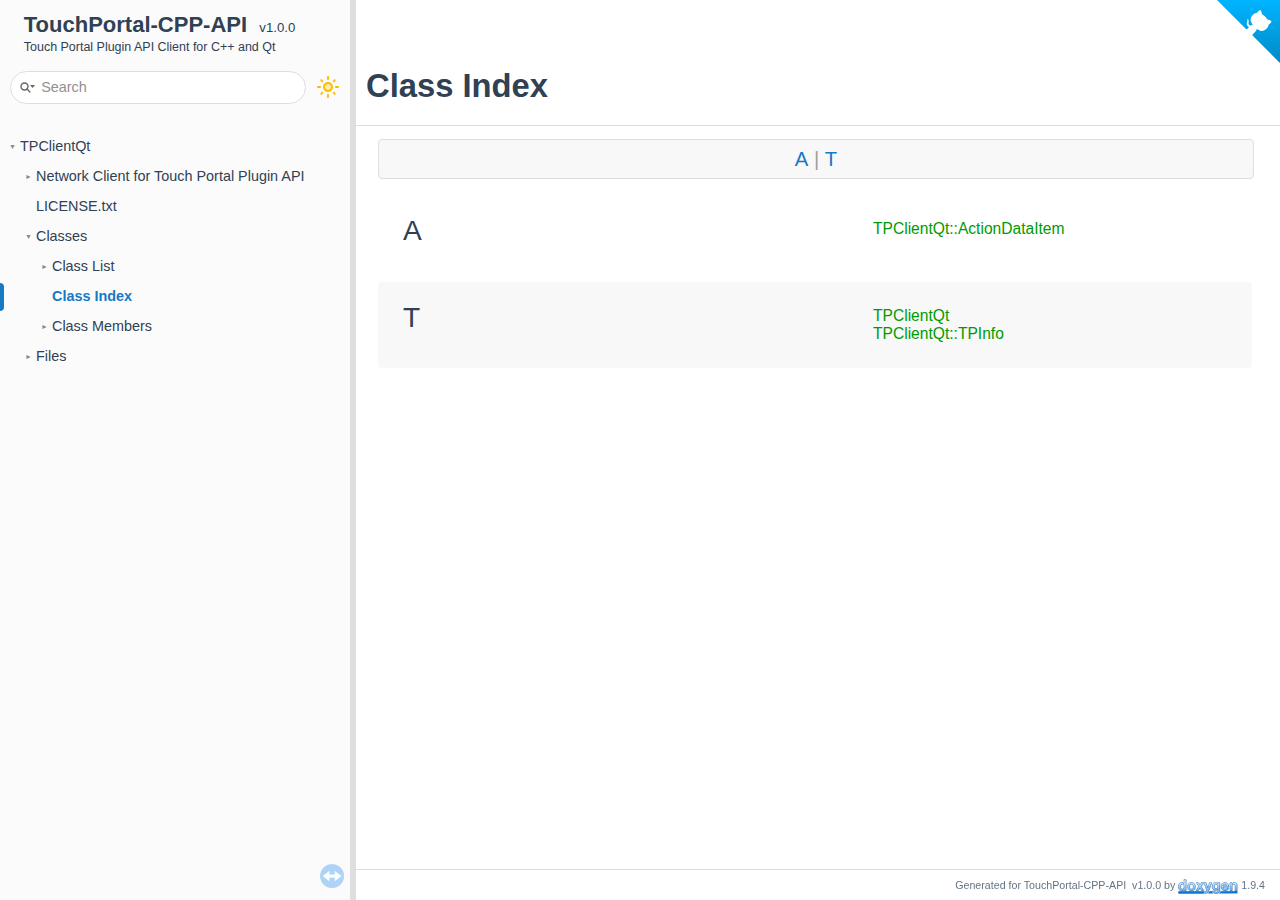
<file: classes.html>
<!-- HTML header for doxygen 1.9.4-->
<!DOCTYPE html PUBLIC "-//W3C//DTD XHTML 1.0 Transitional//EN" "https://www.w3.org/TR/xhtml1/DTD/xhtml1-transitional.dtd">
<html xmlns="http://www.w3.org/1999/xhtml">
<head>
<meta http-equiv="Content-Type" content="text/xhtml;charset=UTF-8"/>
<meta http-equiv="X-UA-Compatible" content="IE=11"/>
<meta name="generator" content="Doxygen 1.9.4"/>
<meta name="viewport" content="width=device-width, initial-scale=1"/>
<title>TouchPortal-CPP-API: Class Index</title>
<link href="tabs.css" rel="stylesheet" type="text/css"/>
<script type="text/javascript" src="jquery.js"></script>
<script type="text/javascript" src="dynsections.js"></script>
<link href="navtree.css" rel="stylesheet" type="text/css"/>
<script type="text/javascript" src="resize.js"></script>
<script type="text/javascript" src="navtreedata.js"></script>
<script type="text/javascript" src="navtree.js"></script>
<link href="search/search.css" rel="stylesheet" type="text/css"/>
<script type="text/javascript" src="search/searchdata.js"></script>
<script type="text/javascript" src="search/search.js"></script>
<script type="text/javascript" src="doxygen-awesome-darkmode-toggle.js"></script>
<script type="text/javascript" src="doxygen-awesome-paragraph-link.js"></script>
<script type="text/javascript" src="doxygen-awesome-interactive-toc.js"></script>
<script type="text/javascript">
    DoxygenAwesomeDarkModeToggle.init();
    DoxygenAwesomeParagraphLink.init();
    DoxygenAwesomeInteractiveToc.init();
</script>
<link href="doxygen.css" rel="stylesheet" type="text/css" />
<link href="doxygen-awesome.css" rel="stylesheet" type="text/css"/>
<link href="doxygen-awesome-sidebar-only.css" rel="stylesheet" type="text/css"/>
<link href="doxygen-awesome-sidebar-only-darkmode-toggle.css" rel="stylesheet" type="text/css"/>
<link href="customdoxygen.css" rel="stylesheet" type="text/css"/>
</head>
<body>
<!-- https://tholman.com/github-corners/ -->
<a href="https://github.com/mpaperno/TouchPortal-CPP-API" class="github-corner" title="View source on GitHub" target="_blank">
    <svg viewBox="0 0 250 250" width="40" height="40" aria-hidden="true">
    <path d="M0,0 L115,115 L130,115 L142,142 L250,250 L250,0 Z" fill="url(#gradient)"></path>
    <path d="M128.3,109.0 C113.8,99.7 119.0,89.6 119.0,89.6 C122.0,82.7 120.5,78.6 120.5,78.6 C119.2,72.0 123.4,76.3 123.4,76.3 C127.3,80.9 125.5,87.3 125.5,87.3 C122.9,97.6 130.6,101.9 134.4,103.2" fill="currentColor" style="transform-origin: 130px 106px;" class="octo-arm"></path>
    <path d="M115.0,115.0 C114.9,115.1 118.7,116.5 119.8,115.4 L133.7,101.6 C136.9,99.2 139.9,98.4 142.2,98.6 C133.8,88.0 127.5,74.4 143.8,58.0 C148.5,53.4 154.0,51.2 159.7,51.0 C160.3,49.4 163.2,43.6 171.4,40.1 C171.4,40.1 176.1,42.5 178.8,56.2 C183.1,58.6 187.2,61.8 190.9,65.4 C194.5,69.0 197.7,73.2 200.1,77.6 C213.8,80.2 216.3,84.9 216.3,84.9 C212.7,93.1 206.9,96.0 205.4,96.6 C205.1,102.4 203.0,107.8 198.3,112.5 C181.9,128.9 168.3,122.5 157.7,114.1 C157.9,116.9 156.7,120.9 152.7,124.9 L141.0,136.5 C139.8,137.7 141.6,141.9 141.8,141.8 Z" fill="currentColor" class="octo-body"></path>
    <linearGradient id="gradient" x1="0.5" x2="0.5" y1="0" y2="1">
        <stop class="first-stop" offset="0%"></stop>
        <stop class="last-stop" offset="100%"></stop>
    </linearGradient>
    </svg>
</a>
<style>.github-corner:hover .octo-arm{animation:octocat-wave 560ms ease-in-out}@keyframes octocat-wave{0%,100%{transform:rotate(0)}20%,60%{transform:rotate(-25deg)}40%,80%{transform:rotate(10deg)}}@media (max-width:500px){.github-corner:hover .octo-arm{animation:none}.github-corner .octo-arm{animation:octocat-wave 560ms ease-in-out}}</style>
<div id="top"><!-- do not remove this div, it is closed by doxygen! -->
<div id="titlearea">
<table cellspacing="0" cellpadding="0">
 <tbody>
 <tr style="height: 56px;">
  <td id="projectalign" style="padding-left: 0.5em;">
   <div id="projectname">TouchPortal-CPP-API
   &#160;<span id="projectnumber">v1.0.0</span>
   </div>
   <div id="projectbrief">Touch Portal Plugin API Client for C++ and Qt</div>
  </td>
 </tr>
 </tbody>
</table>
</div>
<!-- end header part -->
<!-- Generated by Doxygen 1.9.4 -->
<script type="text/javascript">
/* @license magnet:?xt=urn:btih:d3d9a9a6595521f9666a5e94cc830dab83b65699&amp;dn=expat.txt MIT */
var searchBox = new SearchBox("searchBox", "search",'Search','.html');
/* @license-end */
</script>
<script type="text/javascript" src="menudata.js"></script>
<script type="text/javascript" src="menu.js"></script>
<script type="text/javascript">
/* @license magnet:?xt=urn:btih:d3d9a9a6595521f9666a5e94cc830dab83b65699&amp;dn=expat.txt MIT */
$(function() {
  initMenu('',true,false,'search.php','Search');
  $(document).ready(function() { init_search(); });
});
/* @license-end */
</script>
<div id="main-nav"></div>
</div><!-- top -->
<div id="side-nav" class="ui-resizable side-nav-resizable">
  <div id="nav-tree">
    <div id="nav-tree-contents">
      <div id="nav-sync" class="sync"></div>
    </div>
  </div>
  <div id="splitbar" style="-moz-user-select:none;" 
       class="ui-resizable-handle">
  </div>
</div>
<script type="text/javascript">
/* @license magnet:?xt=urn:btih:d3d9a9a6595521f9666a5e94cc830dab83b65699&amp;dn=expat.txt MIT */
$(document).ready(function(){initNavTree('classes.html',''); initResizable(); });
/* @license-end */
</script>
<div id="doc-content">
<!-- window showing the filter options -->
<div id="MSearchSelectWindow"
     onmouseover="return searchBox.OnSearchSelectShow()"
     onmouseout="return searchBox.OnSearchSelectHide()"
     onkeydown="return searchBox.OnSearchSelectKey(event)">
</div>

<!-- iframe showing the search results (closed by default) -->
<div id="MSearchResultsWindow">
<iframe src="javascript:void(0)" frameborder="0" 
        name="MSearchResults" id="MSearchResults">
</iframe>
</div>

<div class="header">
  <div class="headertitle"><div class="title">Class Index</div></div>
</div><!--header-->
<div class="contents">
<div class="qindex"><a class="qindex" href="#letter_A">A</a>&#160;|&#160;<a class="qindex" href="#letter_T">T</a></div>
<div class="classindex">
<dl class="classindex even">
<dt class="alphachar"><a id="letter_A" name="letter_A">A</a></dt>
<dd><a class="el" href="class_t_p_client_qt.html#struct_t_p_client_qt_1_1_action_data_item">TPClientQt::ActionDataItem</a></dd></dl>
<dl class="classindex odd">
<dt class="alphachar"><a id="letter_T" name="letter_T">T</a></dt>
<dd><a class="el" href="class_t_p_client_qt.html">TPClientQt</a></dd><dd><a class="el" href="class_t_p_client_qt.html#struct_t_p_client_qt_1_1_t_p_info">TPClientQt::TPInfo</a></dd></dl>
</div>
</div><!-- contents -->
</div><!-- doc-content -->
<!-- HTML footer for doxygen 1.9.4-->
<!-- start footer part -->
<div id="nav-path" class="navpath"><!-- id is needed for treeview function! -->
  <ul>
    <li class="footer">Generated for TouchPortal-CPP-API &#160;v1.0.0 by <a href="https://www.doxygen.org/index.html"><img class="footer" src="doxygen.svg" width="104" height="31" alt="doxygen"/></a> 1.9.4 </li>
  </ul>
</div>
</body>
</html>
</file>
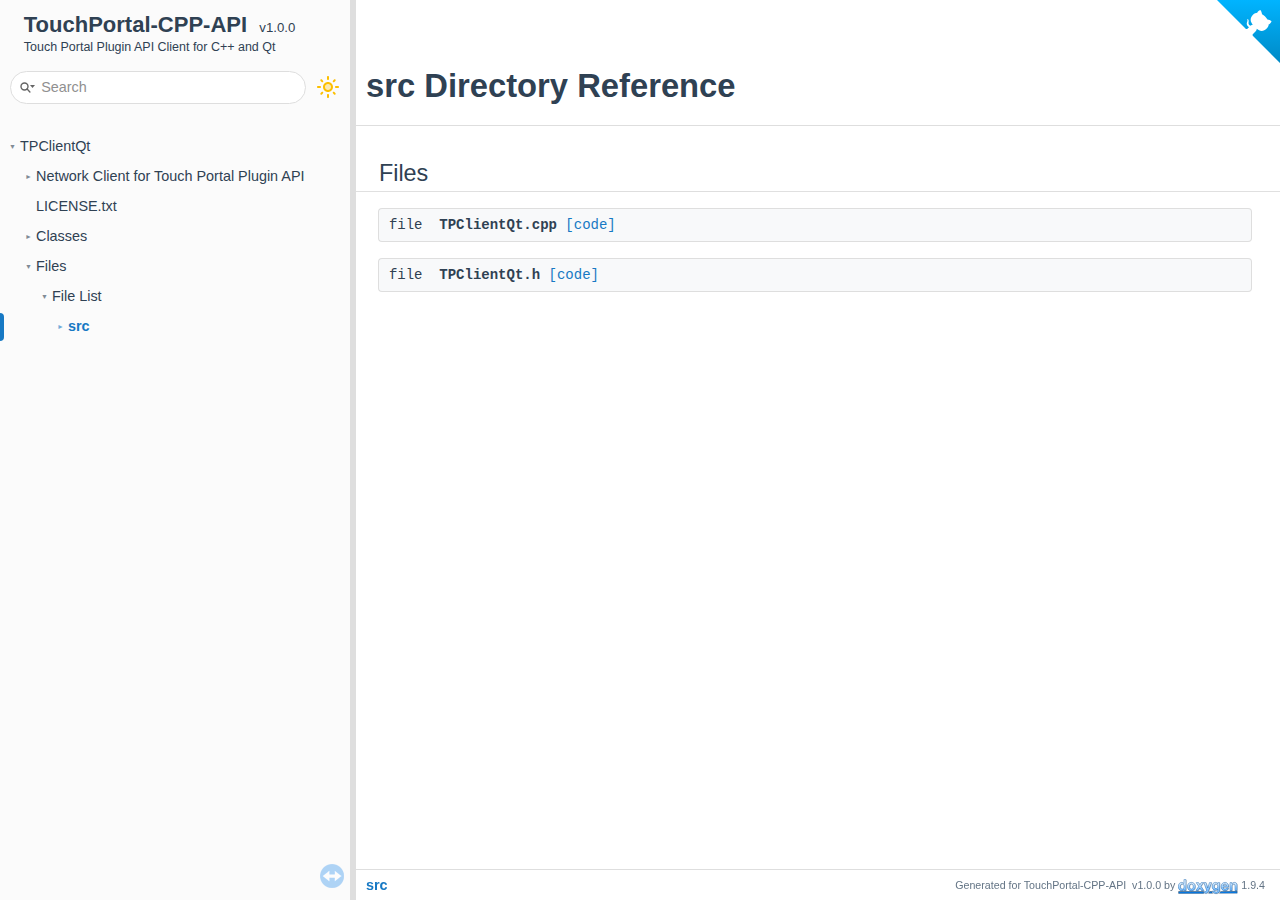
<file: dir_68267d1309a1af8e8297ef4c3efbcdba.html>
<!-- HTML header for doxygen 1.9.4-->
<!DOCTYPE html PUBLIC "-//W3C//DTD XHTML 1.0 Transitional//EN" "https://www.w3.org/TR/xhtml1/DTD/xhtml1-transitional.dtd">
<html xmlns="http://www.w3.org/1999/xhtml">
<head>
<meta http-equiv="Content-Type" content="text/xhtml;charset=UTF-8"/>
<meta http-equiv="X-UA-Compatible" content="IE=11"/>
<meta name="generator" content="Doxygen 1.9.4"/>
<meta name="viewport" content="width=device-width, initial-scale=1"/>
<title>TouchPortal-CPP-API: src Directory Reference</title>
<link href="tabs.css" rel="stylesheet" type="text/css"/>
<script type="text/javascript" src="jquery.js"></script>
<script type="text/javascript" src="dynsections.js"></script>
<link href="navtree.css" rel="stylesheet" type="text/css"/>
<script type="text/javascript" src="resize.js"></script>
<script type="text/javascript" src="navtreedata.js"></script>
<script type="text/javascript" src="navtree.js"></script>
<link href="search/search.css" rel="stylesheet" type="text/css"/>
<script type="text/javascript" src="search/searchdata.js"></script>
<script type="text/javascript" src="search/search.js"></script>
<script type="text/javascript" src="doxygen-awesome-darkmode-toggle.js"></script>
<script type="text/javascript" src="doxygen-awesome-paragraph-link.js"></script>
<script type="text/javascript" src="doxygen-awesome-interactive-toc.js"></script>
<script type="text/javascript">
    DoxygenAwesomeDarkModeToggle.init();
    DoxygenAwesomeParagraphLink.init();
    DoxygenAwesomeInteractiveToc.init();
</script>
<link href="doxygen.css" rel="stylesheet" type="text/css" />
<link href="doxygen-awesome.css" rel="stylesheet" type="text/css"/>
<link href="doxygen-awesome-sidebar-only.css" rel="stylesheet" type="text/css"/>
<link href="doxygen-awesome-sidebar-only-darkmode-toggle.css" rel="stylesheet" type="text/css"/>
<link href="customdoxygen.css" rel="stylesheet" type="text/css"/>
</head>
<body>
<!-- https://tholman.com/github-corners/ -->
<a href="https://github.com/mpaperno/TouchPortal-CPP-API" class="github-corner" title="View source on GitHub" target="_blank">
    <svg viewBox="0 0 250 250" width="40" height="40" aria-hidden="true">
    <path d="M0,0 L115,115 L130,115 L142,142 L250,250 L250,0 Z" fill="url(#gradient)"></path>
    <path d="M128.3,109.0 C113.8,99.7 119.0,89.6 119.0,89.6 C122.0,82.7 120.5,78.6 120.5,78.6 C119.2,72.0 123.4,76.3 123.4,76.3 C127.3,80.9 125.5,87.3 125.5,87.3 C122.9,97.6 130.6,101.9 134.4,103.2" fill="currentColor" style="transform-origin: 130px 106px;" class="octo-arm"></path>
    <path d="M115.0,115.0 C114.9,115.1 118.7,116.5 119.8,115.4 L133.7,101.6 C136.9,99.2 139.9,98.4 142.2,98.6 C133.8,88.0 127.5,74.4 143.8,58.0 C148.5,53.4 154.0,51.2 159.7,51.0 C160.3,49.4 163.2,43.6 171.4,40.1 C171.4,40.1 176.1,42.5 178.8,56.2 C183.1,58.6 187.2,61.8 190.9,65.4 C194.5,69.0 197.7,73.2 200.1,77.6 C213.8,80.2 216.3,84.9 216.3,84.9 C212.7,93.1 206.9,96.0 205.4,96.6 C205.1,102.4 203.0,107.8 198.3,112.5 C181.9,128.9 168.3,122.5 157.7,114.1 C157.9,116.9 156.7,120.9 152.7,124.9 L141.0,136.5 C139.8,137.7 141.6,141.9 141.8,141.8 Z" fill="currentColor" class="octo-body"></path>
    <linearGradient id="gradient" x1="0.5" x2="0.5" y1="0" y2="1">
        <stop class="first-stop" offset="0%"></stop>
        <stop class="last-stop" offset="100%"></stop>
    </linearGradient>
    </svg>
</a>
<style>.github-corner:hover .octo-arm{animation:octocat-wave 560ms ease-in-out}@keyframes octocat-wave{0%,100%{transform:rotate(0)}20%,60%{transform:rotate(-25deg)}40%,80%{transform:rotate(10deg)}}@media (max-width:500px){.github-corner:hover .octo-arm{animation:none}.github-corner .octo-arm{animation:octocat-wave 560ms ease-in-out}}</style>
<div id="top"><!-- do not remove this div, it is closed by doxygen! -->
<div id="titlearea">
<table cellspacing="0" cellpadding="0">
 <tbody>
 <tr style="height: 56px;">
  <td id="projectalign" style="padding-left: 0.5em;">
   <div id="projectname">TouchPortal-CPP-API
   &#160;<span id="projectnumber">v1.0.0</span>
   </div>
   <div id="projectbrief">Touch Portal Plugin API Client for C++ and Qt</div>
  </td>
 </tr>
 </tbody>
</table>
</div>
<!-- end header part -->
<!-- Generated by Doxygen 1.9.4 -->
<script type="text/javascript">
/* @license magnet:?xt=urn:btih:d3d9a9a6595521f9666a5e94cc830dab83b65699&amp;dn=expat.txt MIT */
var searchBox = new SearchBox("searchBox", "search",'Search','.html');
/* @license-end */
</script>
<script type="text/javascript" src="menudata.js"></script>
<script type="text/javascript" src="menu.js"></script>
<script type="text/javascript">
/* @license magnet:?xt=urn:btih:d3d9a9a6595521f9666a5e94cc830dab83b65699&amp;dn=expat.txt MIT */
$(function() {
  initMenu('',true,false,'search.php','Search');
  $(document).ready(function() { init_search(); });
});
/* @license-end */
</script>
<div id="main-nav"></div>
</div><!-- top -->
<div id="side-nav" class="ui-resizable side-nav-resizable">
  <div id="nav-tree">
    <div id="nav-tree-contents">
      <div id="nav-sync" class="sync"></div>
    </div>
  </div>
  <div id="splitbar" style="-moz-user-select:none;" 
       class="ui-resizable-handle">
  </div>
</div>
<script type="text/javascript">
/* @license magnet:?xt=urn:btih:d3d9a9a6595521f9666a5e94cc830dab83b65699&amp;dn=expat.txt MIT */
$(document).ready(function(){initNavTree('dir_68267d1309a1af8e8297ef4c3efbcdba.html',''); initResizable(); });
/* @license-end */
</script>
<div id="doc-content">
<!-- window showing the filter options -->
<div id="MSearchSelectWindow"
     onmouseover="return searchBox.OnSearchSelectShow()"
     onmouseout="return searchBox.OnSearchSelectHide()"
     onkeydown="return searchBox.OnSearchSelectKey(event)">
</div>

<!-- iframe showing the search results (closed by default) -->
<div id="MSearchResultsWindow">
<iframe src="javascript:void(0)" frameborder="0" 
        name="MSearchResults" id="MSearchResults">
</iframe>
</div>

<div class="header">
  <div class="headertitle"><div class="title">src Directory Reference</div></div>
</div><!--header-->
<div class="contents">
<table class="memberdecls">
<tr class="heading"><td colspan="2"><h2 class="groupheader"><a id="files" name="files"></a>
Files</h2></td></tr>
<tr class="memitem:"><td class="memItemLeft" align="right" valign="top">file &#160;</td><td class="memItemRight" valign="bottom"><b>TPClientQt.cpp</b> <a href="_t_p_client_qt_8cpp_source.html">[code]</a></td></tr>
<tr class="separator:"><td class="memSeparator" colspan="2">&#160;</td></tr>
<tr class="memitem:"><td class="memItemLeft" align="right" valign="top">file &#160;</td><td class="memItemRight" valign="bottom"><b>TPClientQt.h</b> <a href="_t_p_client_qt_8h_source.html">[code]</a></td></tr>
<tr class="separator:"><td class="memSeparator" colspan="2">&#160;</td></tr>
</table>
</div><!-- contents -->
</div><!-- doc-content -->
<!-- HTML footer for doxygen 1.9.4-->
<!-- start footer part -->
<div id="nav-path" class="navpath"><!-- id is needed for treeview function! -->
  <ul>
    <li class="navelem"><a class="el" href="dir_68267d1309a1af8e8297ef4c3efbcdba.html">src</a></li>
    <li class="footer">Generated for TouchPortal-CPP-API &#160;v1.0.0 by <a href="https://www.doxygen.org/index.html"><img class="footer" src="doxygen.svg" width="104" height="31" alt="doxygen"/></a> 1.9.4 </li>
  </ul>
</div>
</body>
</html>
</file>
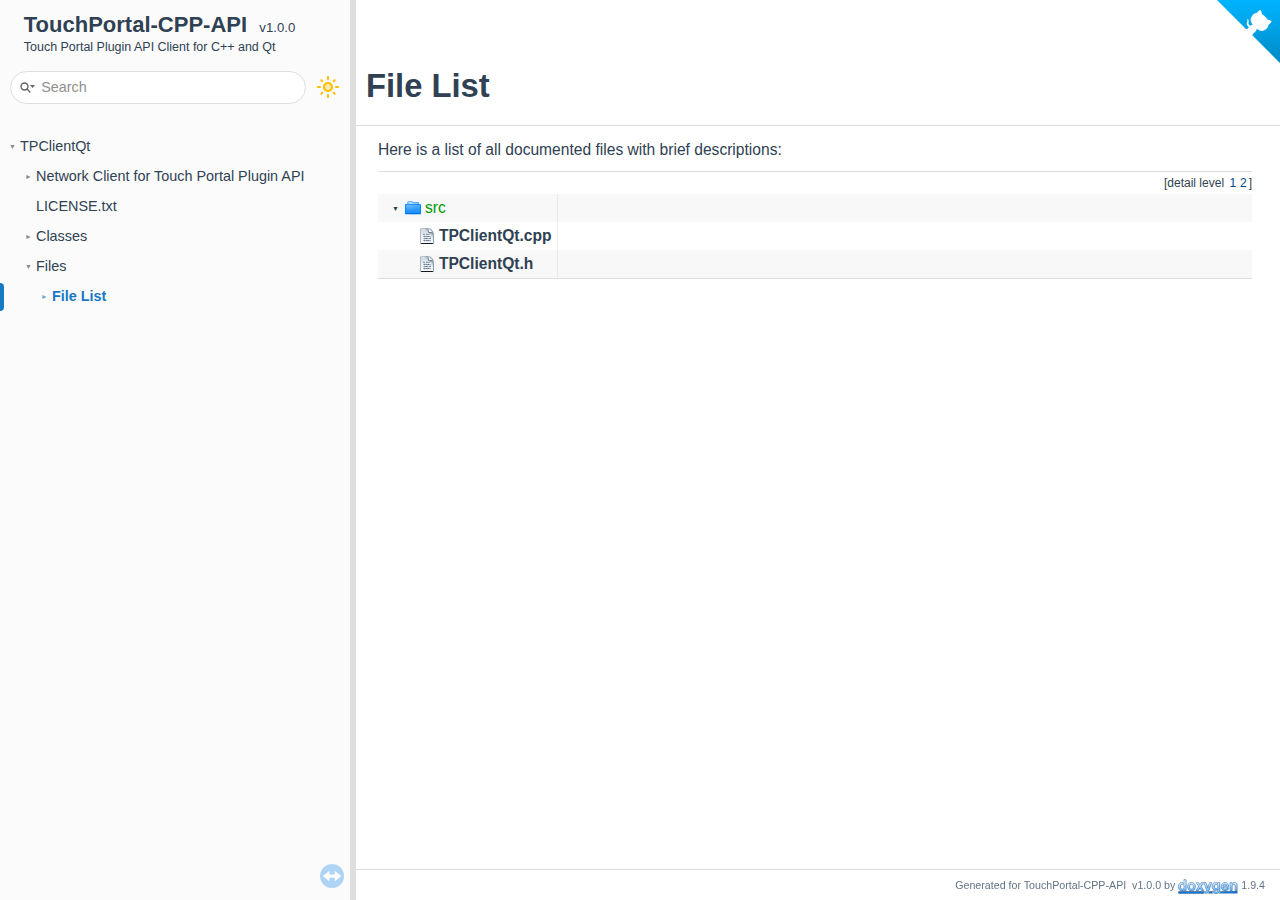
<file: files.html>
<!-- HTML header for doxygen 1.9.4-->
<!DOCTYPE html PUBLIC "-//W3C//DTD XHTML 1.0 Transitional//EN" "https://www.w3.org/TR/xhtml1/DTD/xhtml1-transitional.dtd">
<html xmlns="http://www.w3.org/1999/xhtml">
<head>
<meta http-equiv="Content-Type" content="text/xhtml;charset=UTF-8"/>
<meta http-equiv="X-UA-Compatible" content="IE=11"/>
<meta name="generator" content="Doxygen 1.9.4"/>
<meta name="viewport" content="width=device-width, initial-scale=1"/>
<title>TouchPortal-CPP-API: File List</title>
<link href="tabs.css" rel="stylesheet" type="text/css"/>
<script type="text/javascript" src="jquery.js"></script>
<script type="text/javascript" src="dynsections.js"></script>
<link href="navtree.css" rel="stylesheet" type="text/css"/>
<script type="text/javascript" src="resize.js"></script>
<script type="text/javascript" src="navtreedata.js"></script>
<script type="text/javascript" src="navtree.js"></script>
<link href="search/search.css" rel="stylesheet" type="text/css"/>
<script type="text/javascript" src="search/searchdata.js"></script>
<script type="text/javascript" src="search/search.js"></script>
<script type="text/javascript" src="doxygen-awesome-darkmode-toggle.js"></script>
<script type="text/javascript" src="doxygen-awesome-paragraph-link.js"></script>
<script type="text/javascript" src="doxygen-awesome-interactive-toc.js"></script>
<script type="text/javascript">
    DoxygenAwesomeDarkModeToggle.init();
    DoxygenAwesomeParagraphLink.init();
    DoxygenAwesomeInteractiveToc.init();
</script>
<link href="doxygen.css" rel="stylesheet" type="text/css" />
<link href="doxygen-awesome.css" rel="stylesheet" type="text/css"/>
<link href="doxygen-awesome-sidebar-only.css" rel="stylesheet" type="text/css"/>
<link href="doxygen-awesome-sidebar-only-darkmode-toggle.css" rel="stylesheet" type="text/css"/>
<link href="customdoxygen.css" rel="stylesheet" type="text/css"/>
</head>
<body>
<!-- https://tholman.com/github-corners/ -->
<a href="https://github.com/mpaperno/TouchPortal-CPP-API" class="github-corner" title="View source on GitHub" target="_blank">
    <svg viewBox="0 0 250 250" width="40" height="40" aria-hidden="true">
    <path d="M0,0 L115,115 L130,115 L142,142 L250,250 L250,0 Z" fill="url(#gradient)"></path>
    <path d="M128.3,109.0 C113.8,99.7 119.0,89.6 119.0,89.6 C122.0,82.7 120.5,78.6 120.5,78.6 C119.2,72.0 123.4,76.3 123.4,76.3 C127.3,80.9 125.5,87.3 125.5,87.3 C122.9,97.6 130.6,101.9 134.4,103.2" fill="currentColor" style="transform-origin: 130px 106px;" class="octo-arm"></path>
    <path d="M115.0,115.0 C114.9,115.1 118.7,116.5 119.8,115.4 L133.7,101.6 C136.9,99.2 139.9,98.4 142.2,98.6 C133.8,88.0 127.5,74.4 143.8,58.0 C148.5,53.4 154.0,51.2 159.7,51.0 C160.3,49.4 163.2,43.6 171.4,40.1 C171.4,40.1 176.1,42.5 178.8,56.2 C183.1,58.6 187.2,61.8 190.9,65.4 C194.5,69.0 197.7,73.2 200.1,77.6 C213.8,80.2 216.3,84.9 216.3,84.9 C212.7,93.1 206.9,96.0 205.4,96.6 C205.1,102.4 203.0,107.8 198.3,112.5 C181.9,128.9 168.3,122.5 157.7,114.1 C157.9,116.9 156.7,120.9 152.7,124.9 L141.0,136.5 C139.8,137.7 141.6,141.9 141.8,141.8 Z" fill="currentColor" class="octo-body"></path>
    <linearGradient id="gradient" x1="0.5" x2="0.5" y1="0" y2="1">
        <stop class="first-stop" offset="0%"></stop>
        <stop class="last-stop" offset="100%"></stop>
    </linearGradient>
    </svg>
</a>
<style>.github-corner:hover .octo-arm{animation:octocat-wave 560ms ease-in-out}@keyframes octocat-wave{0%,100%{transform:rotate(0)}20%,60%{transform:rotate(-25deg)}40%,80%{transform:rotate(10deg)}}@media (max-width:500px){.github-corner:hover .octo-arm{animation:none}.github-corner .octo-arm{animation:octocat-wave 560ms ease-in-out}}</style>
<div id="top"><!-- do not remove this div, it is closed by doxygen! -->
<div id="titlearea">
<table cellspacing="0" cellpadding="0">
 <tbody>
 <tr style="height: 56px;">
  <td id="projectalign" style="padding-left: 0.5em;">
   <div id="projectname">TouchPortal-CPP-API
   &#160;<span id="projectnumber">v1.0.0</span>
   </div>
   <div id="projectbrief">Touch Portal Plugin API Client for C++ and Qt</div>
  </td>
 </tr>
 </tbody>
</table>
</div>
<!-- end header part -->
<!-- Generated by Doxygen 1.9.4 -->
<script type="text/javascript">
/* @license magnet:?xt=urn:btih:d3d9a9a6595521f9666a5e94cc830dab83b65699&amp;dn=expat.txt MIT */
var searchBox = new SearchBox("searchBox", "search",'Search','.html');
/* @license-end */
</script>
<script type="text/javascript" src="menudata.js"></script>
<script type="text/javascript" src="menu.js"></script>
<script type="text/javascript">
/* @license magnet:?xt=urn:btih:d3d9a9a6595521f9666a5e94cc830dab83b65699&amp;dn=expat.txt MIT */
$(function() {
  initMenu('',true,false,'search.php','Search');
  $(document).ready(function() { init_search(); });
});
/* @license-end */
</script>
<div id="main-nav"></div>
</div><!-- top -->
<div id="side-nav" class="ui-resizable side-nav-resizable">
  <div id="nav-tree">
    <div id="nav-tree-contents">
      <div id="nav-sync" class="sync"></div>
    </div>
  </div>
  <div id="splitbar" style="-moz-user-select:none;" 
       class="ui-resizable-handle">
  </div>
</div>
<script type="text/javascript">
/* @license magnet:?xt=urn:btih:d3d9a9a6595521f9666a5e94cc830dab83b65699&amp;dn=expat.txt MIT */
$(document).ready(function(){initNavTree('files.html',''); initResizable(); });
/* @license-end */
</script>
<div id="doc-content">
<!-- window showing the filter options -->
<div id="MSearchSelectWindow"
     onmouseover="return searchBox.OnSearchSelectShow()"
     onmouseout="return searchBox.OnSearchSelectHide()"
     onkeydown="return searchBox.OnSearchSelectKey(event)">
</div>

<!-- iframe showing the search results (closed by default) -->
<div id="MSearchResultsWindow">
<iframe src="javascript:void(0)" frameborder="0" 
        name="MSearchResults" id="MSearchResults">
</iframe>
</div>

<div class="header">
  <div class="headertitle"><div class="title">File List</div></div>
</div><!--header-->
<div class="contents">
<div class="textblock">Here is a list of all documented files with brief descriptions:</div><div class="directory">
<div class="levels">[detail level <span onclick="javascript:toggleLevel(1);">1</span><span onclick="javascript:toggleLevel(2);">2</span>]</div><table class="directory">
<tr id="row_0_" class="even"><td class="entry"><span style="width:0px;display:inline-block;">&#160;</span><span id="arr_0_" class="arrow" onclick="toggleFolder('0_')">&#9660;</span><span id="img_0_" class="iconfopen" onclick="toggleFolder('0_')">&#160;</span><a class="el" href="dir_68267d1309a1af8e8297ef4c3efbcdba.html" target="_self">src</a></td><td class="desc"></td></tr>
<tr id="row_0_0_"><td class="entry"><span style="width:32px;display:inline-block;">&#160;</span><a href="_t_p_client_qt_8cpp_source.html"><span class="icondoc"></span></a><b>TPClientQt.cpp</b></td><td class="desc"></td></tr>
<tr id="row_0_1_" class="even"><td class="entry"><span style="width:32px;display:inline-block;">&#160;</span><a href="_t_p_client_qt_8h_source.html"><span class="icondoc"></span></a><b>TPClientQt.h</b></td><td class="desc"></td></tr>
</table>
</div><!-- directory -->
</div><!-- contents -->
</div><!-- doc-content -->
<!-- HTML footer for doxygen 1.9.4-->
<!-- start footer part -->
<div id="nav-path" class="navpath"><!-- id is needed for treeview function! -->
  <ul>
    <li class="footer">Generated for TouchPortal-CPP-API &#160;v1.0.0 by <a href="https://www.doxygen.org/index.html"><img class="footer" src="doxygen.svg" width="104" height="31" alt="doxygen"/></a> 1.9.4 </li>
  </ul>
</div>
</body>
</html>
</file>
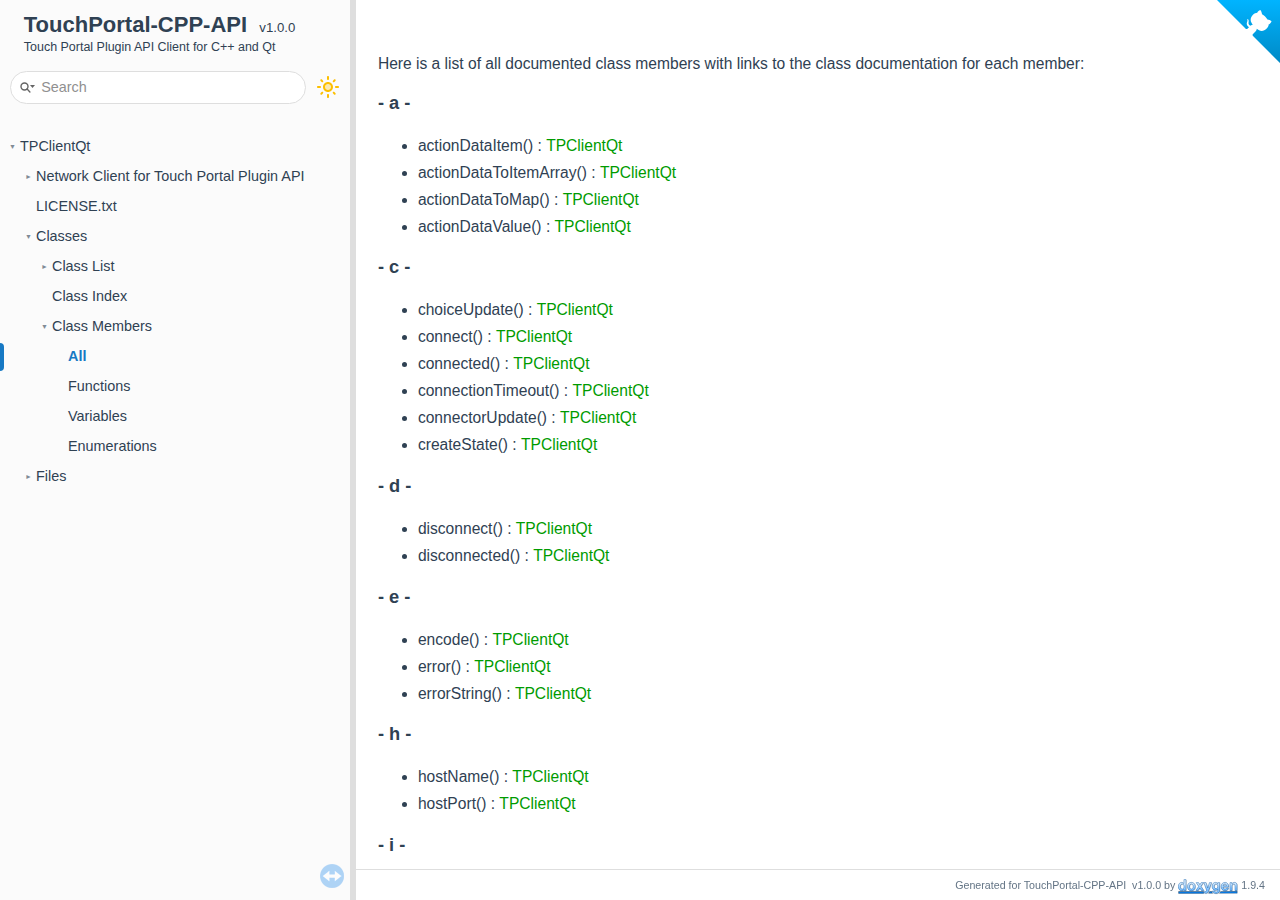
<file: functions.html>
<!-- HTML header for doxygen 1.9.4-->
<!DOCTYPE html PUBLIC "-//W3C//DTD XHTML 1.0 Transitional//EN" "https://www.w3.org/TR/xhtml1/DTD/xhtml1-transitional.dtd">
<html xmlns="http://www.w3.org/1999/xhtml">
<head>
<meta http-equiv="Content-Type" content="text/xhtml;charset=UTF-8"/>
<meta http-equiv="X-UA-Compatible" content="IE=11"/>
<meta name="generator" content="Doxygen 1.9.4"/>
<meta name="viewport" content="width=device-width, initial-scale=1"/>
<title>TouchPortal-CPP-API: Class Members</title>
<link href="tabs.css" rel="stylesheet" type="text/css"/>
<script type="text/javascript" src="jquery.js"></script>
<script type="text/javascript" src="dynsections.js"></script>
<link href="navtree.css" rel="stylesheet" type="text/css"/>
<script type="text/javascript" src="resize.js"></script>
<script type="text/javascript" src="navtreedata.js"></script>
<script type="text/javascript" src="navtree.js"></script>
<link href="search/search.css" rel="stylesheet" type="text/css"/>
<script type="text/javascript" src="search/searchdata.js"></script>
<script type="text/javascript" src="search/search.js"></script>
<script type="text/javascript" src="doxygen-awesome-darkmode-toggle.js"></script>
<script type="text/javascript" src="doxygen-awesome-paragraph-link.js"></script>
<script type="text/javascript" src="doxygen-awesome-interactive-toc.js"></script>
<script type="text/javascript">
    DoxygenAwesomeDarkModeToggle.init();
    DoxygenAwesomeParagraphLink.init();
    DoxygenAwesomeInteractiveToc.init();
</script>
<link href="doxygen.css" rel="stylesheet" type="text/css" />
<link href="doxygen-awesome.css" rel="stylesheet" type="text/css"/>
<link href="doxygen-awesome-sidebar-only.css" rel="stylesheet" type="text/css"/>
<link href="doxygen-awesome-sidebar-only-darkmode-toggle.css" rel="stylesheet" type="text/css"/>
<link href="customdoxygen.css" rel="stylesheet" type="text/css"/>
</head>
<body>
<!-- https://tholman.com/github-corners/ -->
<a href="https://github.com/mpaperno/TouchPortal-CPP-API" class="github-corner" title="View source on GitHub" target="_blank">
    <svg viewBox="0 0 250 250" width="40" height="40" aria-hidden="true">
    <path d="M0,0 L115,115 L130,115 L142,142 L250,250 L250,0 Z" fill="url(#gradient)"></path>
    <path d="M128.3,109.0 C113.8,99.7 119.0,89.6 119.0,89.6 C122.0,82.7 120.5,78.6 120.5,78.6 C119.2,72.0 123.4,76.3 123.4,76.3 C127.3,80.9 125.5,87.3 125.5,87.3 C122.9,97.6 130.6,101.9 134.4,103.2" fill="currentColor" style="transform-origin: 130px 106px;" class="octo-arm"></path>
    <path d="M115.0,115.0 C114.9,115.1 118.7,116.5 119.8,115.4 L133.7,101.6 C136.9,99.2 139.9,98.4 142.2,98.6 C133.8,88.0 127.5,74.4 143.8,58.0 C148.5,53.4 154.0,51.2 159.7,51.0 C160.3,49.4 163.2,43.6 171.4,40.1 C171.4,40.1 176.1,42.5 178.8,56.2 C183.1,58.6 187.2,61.8 190.9,65.4 C194.5,69.0 197.7,73.2 200.1,77.6 C213.8,80.2 216.3,84.9 216.3,84.9 C212.7,93.1 206.9,96.0 205.4,96.6 C205.1,102.4 203.0,107.8 198.3,112.5 C181.9,128.9 168.3,122.5 157.7,114.1 C157.9,116.9 156.7,120.9 152.7,124.9 L141.0,136.5 C139.8,137.7 141.6,141.9 141.8,141.8 Z" fill="currentColor" class="octo-body"></path>
    <linearGradient id="gradient" x1="0.5" x2="0.5" y1="0" y2="1">
        <stop class="first-stop" offset="0%"></stop>
        <stop class="last-stop" offset="100%"></stop>
    </linearGradient>
    </svg>
</a>
<style>.github-corner:hover .octo-arm{animation:octocat-wave 560ms ease-in-out}@keyframes octocat-wave{0%,100%{transform:rotate(0)}20%,60%{transform:rotate(-25deg)}40%,80%{transform:rotate(10deg)}}@media (max-width:500px){.github-corner:hover .octo-arm{animation:none}.github-corner .octo-arm{animation:octocat-wave 560ms ease-in-out}}</style>
<div id="top"><!-- do not remove this div, it is closed by doxygen! -->
<div id="titlearea">
<table cellspacing="0" cellpadding="0">
 <tbody>
 <tr style="height: 56px;">
  <td id="projectalign" style="padding-left: 0.5em;">
   <div id="projectname">TouchPortal-CPP-API
   &#160;<span id="projectnumber">v1.0.0</span>
   </div>
   <div id="projectbrief">Touch Portal Plugin API Client for C++ and Qt</div>
  </td>
 </tr>
 </tbody>
</table>
</div>
<!-- end header part -->
<!-- Generated by Doxygen 1.9.4 -->
<script type="text/javascript">
/* @license magnet:?xt=urn:btih:d3d9a9a6595521f9666a5e94cc830dab83b65699&amp;dn=expat.txt MIT */
var searchBox = new SearchBox("searchBox", "search",'Search','.html');
/* @license-end */
</script>
<script type="text/javascript" src="menudata.js"></script>
<script type="text/javascript" src="menu.js"></script>
<script type="text/javascript">
/* @license magnet:?xt=urn:btih:d3d9a9a6595521f9666a5e94cc830dab83b65699&amp;dn=expat.txt MIT */
$(function() {
  initMenu('',true,false,'search.php','Search');
  $(document).ready(function() { init_search(); });
});
/* @license-end */
</script>
<div id="main-nav"></div>
</div><!-- top -->
<div id="side-nav" class="ui-resizable side-nav-resizable">
  <div id="nav-tree">
    <div id="nav-tree-contents">
      <div id="nav-sync" class="sync"></div>
    </div>
  </div>
  <div id="splitbar" style="-moz-user-select:none;" 
       class="ui-resizable-handle">
  </div>
</div>
<script type="text/javascript">
/* @license magnet:?xt=urn:btih:d3d9a9a6595521f9666a5e94cc830dab83b65699&amp;dn=expat.txt MIT */
$(document).ready(function(){initNavTree('functions.html',''); initResizable(); });
/* @license-end */
</script>
<div id="doc-content">
<!-- window showing the filter options -->
<div id="MSearchSelectWindow"
     onmouseover="return searchBox.OnSearchSelectShow()"
     onmouseout="return searchBox.OnSearchSelectHide()"
     onkeydown="return searchBox.OnSearchSelectKey(event)">
</div>

<!-- iframe showing the search results (closed by default) -->
<div id="MSearchResultsWindow">
<iframe src="javascript:void(0)" frameborder="0" 
        name="MSearchResults" id="MSearchResults">
</iframe>
</div>

<div class="contents">
<div class="textblock">Here is a list of all documented class members with links to the class documentation for each member:</div>

<h3><a id="index_a" name="index_a"></a>- a -</h3><ul>
<li>actionDataItem()&#160;:&#160;<a class="el" href="class_t_p_client_qt.html#a036e28bd53819c9f03f217c65f48961c">TPClientQt</a></li>
<li>actionDataToItemArray()&#160;:&#160;<a class="el" href="class_t_p_client_qt.html#a22e06cbd423674b7fe6fd71b7b1c47f7">TPClientQt</a></li>
<li>actionDataToMap()&#160;:&#160;<a class="el" href="class_t_p_client_qt.html#af49f8ed268b8c7c6252f7bf17bec4233">TPClientQt</a></li>
<li>actionDataValue()&#160;:&#160;<a class="el" href="class_t_p_client_qt.html#ac462182d8a2f234607e0954d242a07eb">TPClientQt</a></li>
</ul>


<h3><a id="index_c" name="index_c"></a>- c -</h3><ul>
<li>choiceUpdate()&#160;:&#160;<a class="el" href="class_t_p_client_qt.html#ac4efe951a354ac7ea32e302963d807cd">TPClientQt</a></li>
<li>connect()&#160;:&#160;<a class="el" href="class_t_p_client_qt.html#a1396bf9b5defe9fa844a63b5cd40ac0e">TPClientQt</a></li>
<li>connected()&#160;:&#160;<a class="el" href="class_t_p_client_qt.html#a8acc69b77edbbfd5d6e3375447573160">TPClientQt</a></li>
<li>connectionTimeout()&#160;:&#160;<a class="el" href="class_t_p_client_qt.html#aeba758f3ba61a14625300552be576567">TPClientQt</a></li>
<li>connectorUpdate()&#160;:&#160;<a class="el" href="class_t_p_client_qt.html#a624862e44fd6d266902a84e235020c99">TPClientQt</a></li>
<li>createState()&#160;:&#160;<a class="el" href="class_t_p_client_qt.html#aef82c5b1e622d9260be0e50449b0efab">TPClientQt</a></li>
</ul>


<h3><a id="index_d" name="index_d"></a>- d -</h3><ul>
<li>disconnect()&#160;:&#160;<a class="el" href="class_t_p_client_qt.html#a2191289ed5dafb0410e3510f13f98c8e">TPClientQt</a></li>
<li>disconnected()&#160;:&#160;<a class="el" href="class_t_p_client_qt.html#a698f7fe997d0a7bfd3ac6d02d303355f">TPClientQt</a></li>
</ul>


<h3><a id="index_e" name="index_e"></a>- e -</h3><ul>
<li>encode()&#160;:&#160;<a class="el" href="class_t_p_client_qt.html#ae0d7fb4db82803da40baa87b19ecb06e">TPClientQt</a></li>
<li>error()&#160;:&#160;<a class="el" href="class_t_p_client_qt.html#a6f73a65d3a5d9bd05bf5cfeb3830dca2">TPClientQt</a></li>
<li>errorString()&#160;:&#160;<a class="el" href="class_t_p_client_qt.html#a2b57b4573bb46f76a828c18e435bea0b">TPClientQt</a></li>
</ul>


<h3><a id="index_h" name="index_h"></a>- h -</h3><ul>
<li>hostName()&#160;:&#160;<a class="el" href="class_t_p_client_qt.html#aefdbf2530baecb53167d8552ff093c27">TPClientQt</a></li>
<li>hostPort()&#160;:&#160;<a class="el" href="class_t_p_client_qt.html#a0867bf8ac1abfc925157553ec6c42585">TPClientQt</a></li>
</ul>


<h3><a id="index_i" name="index_i"></a>- i -</h3><ul>
<li>id&#160;:&#160;<a class="el" href="class_t_p_client_qt.html#a9bebc603f023273c485ffbb601a0bfea">TPClientQt::ActionDataItem</a></li>
<li>isConnected()&#160;:&#160;<a class="el" href="class_t_p_client_qt.html#a80178eafbc14f5434c65b0a8413c12c7">TPClientQt</a></li>
</ul>


<h3><a id="index_m" name="index_m"></a>- m -</h3><ul>
<li>message()&#160;:&#160;<a class="el" href="class_t_p_client_qt.html#adfc8f6037e37bec97ce5c9e0a917c821">TPClientQt</a></li>
<li>MessageType&#160;:&#160;<a class="el" href="class_t_p_client_qt.html#ab7404e79a63a2ad1374a7f721d526115">TPClientQt</a></li>
</ul>


<h3><a id="index_p" name="index_p"></a>- p -</h3><ul>
<li>paired&#160;:&#160;<a class="el" href="class_t_p_client_qt.html#a464cc53237124bf2147c347f88ac9830">TPClientQt::TPInfo</a></li>
<li>pluginId()&#160;:&#160;<a class="el" href="class_t_p_client_qt.html#aa3f0ca81b3dfba2e7249bd22216b84cb">TPClientQt</a></li>
<li>pluginVersion&#160;:&#160;<a class="el" href="class_t_p_client_qt.html#a9de49160f601e5ac80c7dfaf4973f4d0">TPClientQt::TPInfo</a></li>
</ul>


<h3><a id="index_r" name="index_r"></a>- r -</h3><ul>
<li>removeState()&#160;:&#160;<a class="el" href="class_t_p_client_qt.html#a224a2fae3c05f916eca6d3e7cc76eb65">TPClientQt</a></li>
</ul>


<h3><a id="index_s" name="index_s"></a>- s -</h3><ul>
<li>sdkVersion&#160;:&#160;<a class="el" href="class_t_p_client_qt.html#a39e7fc9ead62cc7a0e00abe337599f7f">TPClientQt::TPInfo</a></li>
<li>send()&#160;:&#160;<a class="el" href="class_t_p_client_qt.html#a26758423c0b2673696e5eed039fdfa3b">TPClientQt</a></li>
<li>sendMap()&#160;:&#160;<a class="el" href="class_t_p_client_qt.html#a32c6f531bb808d6ce08de1d8152f677e">TPClientQt</a></li>
<li>setConnectionTimeout()&#160;:&#160;<a class="el" href="class_t_p_client_qt.html#afee48b402a65aeddf1f281d54f94211e">TPClientQt</a></li>
<li>setHostProperties()&#160;:&#160;<a class="el" href="class_t_p_client_qt.html#a9705e7bb0f42ed7490faeb5b4865b3a6">TPClientQt</a></li>
<li>setPluginId()&#160;:&#160;<a class="el" href="class_t_p_client_qt.html#a5dfcbb2b712094e91617c97ef676a908">TPClientQt</a></li>
<li>settingUpdate()&#160;:&#160;<a class="el" href="class_t_p_client_qt.html#a2e50c340f40bc9fe9142b179cd578fd8">TPClientQt</a></li>
<li>showNotification()&#160;:&#160;<a class="el" href="class_t_p_client_qt.html#af03c077d3b1e1a8693c7ae1f303fb79c">TPClientQt</a></li>
<li>socketError()&#160;:&#160;<a class="el" href="class_t_p_client_qt.html#a59987948ca6e75c3ac7277c0f5805ee1">TPClientQt</a></li>
<li>socketState()&#160;:&#160;<a class="el" href="class_t_p_client_qt.html#a9fdd34f5d60fc87ed41a84b723f4995a">TPClientQt</a></li>
<li>stateUpdate()&#160;:&#160;<a class="el" href="class_t_p_client_qt.html#a4f242f0c82852ba29f549f7462bbf1da">TPClientQt</a></li>
<li>status&#160;:&#160;<a class="el" href="class_t_p_client_qt.html#ac239e35c6fdaead7d9011c035268dadd">TPClientQt::TPInfo</a></li>
</ul>


<h3><a id="index_t" name="index_t"></a>- t -</h3><ul>
<li>TPClientQt()&#160;:&#160;<a class="el" href="class_t_p_client_qt.html#a31e1f9862fe3971825c09fae52306237">TPClientQt</a></li>
<li>tpInfo()&#160;:&#160;<a class="el" href="class_t_p_client_qt.html#a16b8d60dc953ffe68ab521d6d278c038">TPClientQt</a></li>
<li>tpVersionCode&#160;:&#160;<a class="el" href="class_t_p_client_qt.html#a0d689bd150923c141a16ed7388020894">TPClientQt::TPInfo</a></li>
<li>tpVersionString&#160;:&#160;<a class="el" href="class_t_p_client_qt.html#a04d1a22b5f53b148e7831c840b038587">TPClientQt::TPInfo</a></li>
</ul>


<h3><a id="index_v" name="index_v"></a>- v -</h3><ul>
<li>value&#160;:&#160;<a class="el" href="class_t_p_client_qt.html#a0c0d1b18d3033cb858562e5e8636c18f">TPClientQt::ActionDataItem</a></li>
</ul>


<h3><a id="index_w" name="index_w"></a>- w -</h3><ul>
<li>write()&#160;:&#160;<a class="el" href="class_t_p_client_qt.html#adbcb2586200c0a8ed20817b93f8765ce">TPClientQt</a></li>
</ul>
</div><!-- contents -->
</div><!-- doc-content -->
<!-- HTML footer for doxygen 1.9.4-->
<!-- start footer part -->
<div id="nav-path" class="navpath"><!-- id is needed for treeview function! -->
  <ul>
    <li class="footer">Generated for TouchPortal-CPP-API &#160;v1.0.0 by <a href="https://www.doxygen.org/index.html"><img class="footer" src="doxygen.svg" width="104" height="31" alt="doxygen"/></a> 1.9.4 </li>
  </ul>
</div>
</body>
</html>
</file>
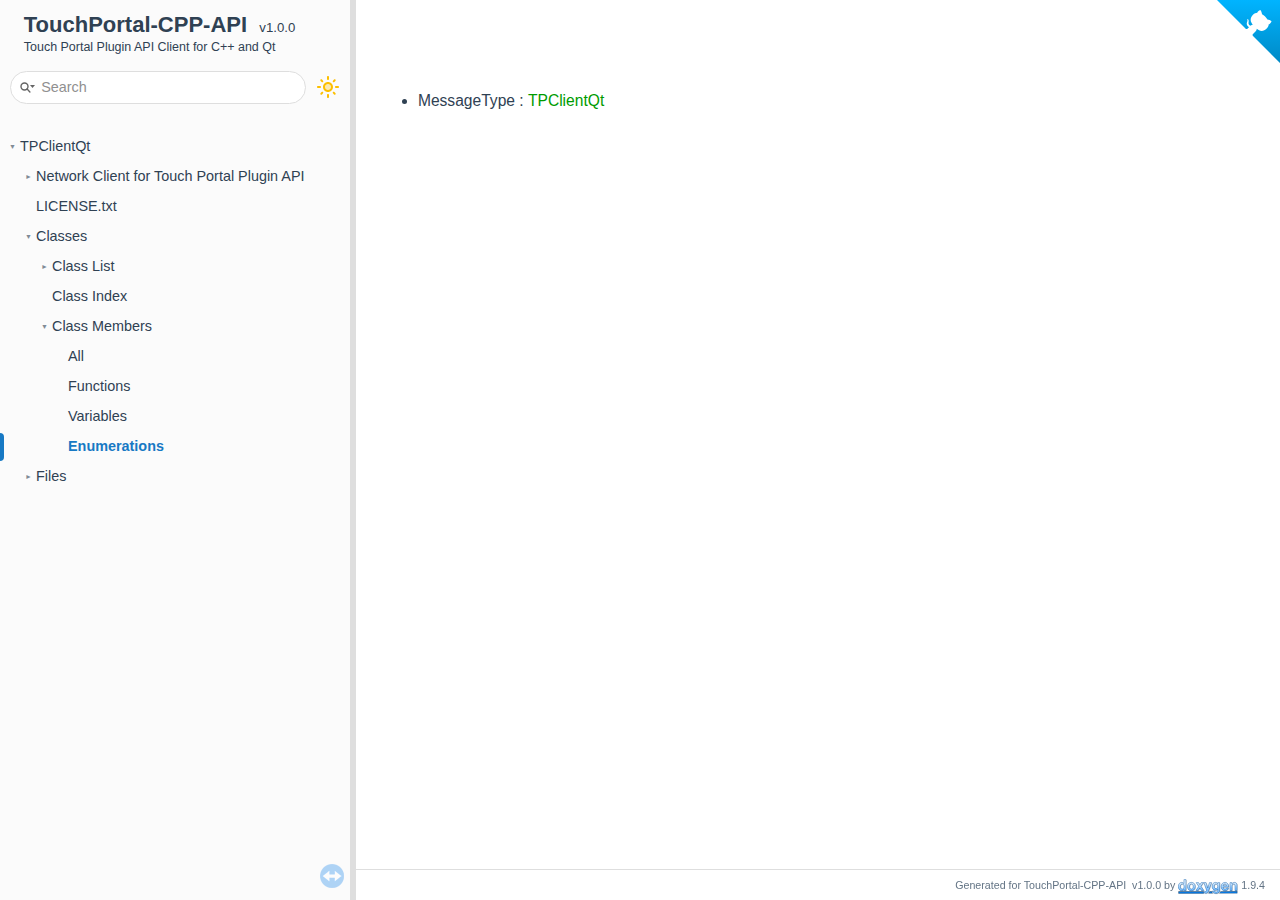
<file: functions_enum.html>
<!-- HTML header for doxygen 1.9.4-->
<!DOCTYPE html PUBLIC "-//W3C//DTD XHTML 1.0 Transitional//EN" "https://www.w3.org/TR/xhtml1/DTD/xhtml1-transitional.dtd">
<html xmlns="http://www.w3.org/1999/xhtml">
<head>
<meta http-equiv="Content-Type" content="text/xhtml;charset=UTF-8"/>
<meta http-equiv="X-UA-Compatible" content="IE=11"/>
<meta name="generator" content="Doxygen 1.9.4"/>
<meta name="viewport" content="width=device-width, initial-scale=1"/>
<title>TouchPortal-CPP-API: Class Members - Enumerations</title>
<link href="tabs.css" rel="stylesheet" type="text/css"/>
<script type="text/javascript" src="jquery.js"></script>
<script type="text/javascript" src="dynsections.js"></script>
<link href="navtree.css" rel="stylesheet" type="text/css"/>
<script type="text/javascript" src="resize.js"></script>
<script type="text/javascript" src="navtreedata.js"></script>
<script type="text/javascript" src="navtree.js"></script>
<link href="search/search.css" rel="stylesheet" type="text/css"/>
<script type="text/javascript" src="search/searchdata.js"></script>
<script type="text/javascript" src="search/search.js"></script>
<script type="text/javascript" src="doxygen-awesome-darkmode-toggle.js"></script>
<script type="text/javascript" src="doxygen-awesome-paragraph-link.js"></script>
<script type="text/javascript" src="doxygen-awesome-interactive-toc.js"></script>
<script type="text/javascript">
    DoxygenAwesomeDarkModeToggle.init();
    DoxygenAwesomeParagraphLink.init();
    DoxygenAwesomeInteractiveToc.init();
</script>
<link href="doxygen.css" rel="stylesheet" type="text/css" />
<link href="doxygen-awesome.css" rel="stylesheet" type="text/css"/>
<link href="doxygen-awesome-sidebar-only.css" rel="stylesheet" type="text/css"/>
<link href="doxygen-awesome-sidebar-only-darkmode-toggle.css" rel="stylesheet" type="text/css"/>
<link href="customdoxygen.css" rel="stylesheet" type="text/css"/>
</head>
<body>
<!-- https://tholman.com/github-corners/ -->
<a href="https://github.com/mpaperno/TouchPortal-CPP-API" class="github-corner" title="View source on GitHub" target="_blank">
    <svg viewBox="0 0 250 250" width="40" height="40" aria-hidden="true">
    <path d="M0,0 L115,115 L130,115 L142,142 L250,250 L250,0 Z" fill="url(#gradient)"></path>
    <path d="M128.3,109.0 C113.8,99.7 119.0,89.6 119.0,89.6 C122.0,82.7 120.5,78.6 120.5,78.6 C119.2,72.0 123.4,76.3 123.4,76.3 C127.3,80.9 125.5,87.3 125.5,87.3 C122.9,97.6 130.6,101.9 134.4,103.2" fill="currentColor" style="transform-origin: 130px 106px;" class="octo-arm"></path>
    <path d="M115.0,115.0 C114.9,115.1 118.7,116.5 119.8,115.4 L133.7,101.6 C136.9,99.2 139.9,98.4 142.2,98.6 C133.8,88.0 127.5,74.4 143.8,58.0 C148.5,53.4 154.0,51.2 159.7,51.0 C160.3,49.4 163.2,43.6 171.4,40.1 C171.4,40.1 176.1,42.5 178.8,56.2 C183.1,58.6 187.2,61.8 190.9,65.4 C194.5,69.0 197.7,73.2 200.1,77.6 C213.8,80.2 216.3,84.9 216.3,84.9 C212.7,93.1 206.9,96.0 205.4,96.6 C205.1,102.4 203.0,107.8 198.3,112.5 C181.9,128.9 168.3,122.5 157.7,114.1 C157.9,116.9 156.7,120.9 152.7,124.9 L141.0,136.5 C139.8,137.7 141.6,141.9 141.8,141.8 Z" fill="currentColor" class="octo-body"></path>
    <linearGradient id="gradient" x1="0.5" x2="0.5" y1="0" y2="1">
        <stop class="first-stop" offset="0%"></stop>
        <stop class="last-stop" offset="100%"></stop>
    </linearGradient>
    </svg>
</a>
<style>.github-corner:hover .octo-arm{animation:octocat-wave 560ms ease-in-out}@keyframes octocat-wave{0%,100%{transform:rotate(0)}20%,60%{transform:rotate(-25deg)}40%,80%{transform:rotate(10deg)}}@media (max-width:500px){.github-corner:hover .octo-arm{animation:none}.github-corner .octo-arm{animation:octocat-wave 560ms ease-in-out}}</style>
<div id="top"><!-- do not remove this div, it is closed by doxygen! -->
<div id="titlearea">
<table cellspacing="0" cellpadding="0">
 <tbody>
 <tr style="height: 56px;">
  <td id="projectalign" style="padding-left: 0.5em;">
   <div id="projectname">TouchPortal-CPP-API
   &#160;<span id="projectnumber">v1.0.0</span>
   </div>
   <div id="projectbrief">Touch Portal Plugin API Client for C++ and Qt</div>
  </td>
 </tr>
 </tbody>
</table>
</div>
<!-- end header part -->
<!-- Generated by Doxygen 1.9.4 -->
<script type="text/javascript">
/* @license magnet:?xt=urn:btih:d3d9a9a6595521f9666a5e94cc830dab83b65699&amp;dn=expat.txt MIT */
var searchBox = new SearchBox("searchBox", "search",'Search','.html');
/* @license-end */
</script>
<script type="text/javascript" src="menudata.js"></script>
<script type="text/javascript" src="menu.js"></script>
<script type="text/javascript">
/* @license magnet:?xt=urn:btih:d3d9a9a6595521f9666a5e94cc830dab83b65699&amp;dn=expat.txt MIT */
$(function() {
  initMenu('',true,false,'search.php','Search');
  $(document).ready(function() { init_search(); });
});
/* @license-end */
</script>
<div id="main-nav"></div>
</div><!-- top -->
<div id="side-nav" class="ui-resizable side-nav-resizable">
  <div id="nav-tree">
    <div id="nav-tree-contents">
      <div id="nav-sync" class="sync"></div>
    </div>
  </div>
  <div id="splitbar" style="-moz-user-select:none;" 
       class="ui-resizable-handle">
  </div>
</div>
<script type="text/javascript">
/* @license magnet:?xt=urn:btih:d3d9a9a6595521f9666a5e94cc830dab83b65699&amp;dn=expat.txt MIT */
$(document).ready(function(){initNavTree('functions_enum.html',''); initResizable(); });
/* @license-end */
</script>
<div id="doc-content">
<!-- window showing the filter options -->
<div id="MSearchSelectWindow"
     onmouseover="return searchBox.OnSearchSelectShow()"
     onmouseout="return searchBox.OnSearchSelectHide()"
     onkeydown="return searchBox.OnSearchSelectKey(event)">
</div>

<!-- iframe showing the search results (closed by default) -->
<div id="MSearchResultsWindow">
<iframe src="javascript:void(0)" frameborder="0" 
        name="MSearchResults" id="MSearchResults">
</iframe>
</div>

<div class="contents">
&#160;<ul>
<li>MessageType&#160;:&#160;<a class="el" href="class_t_p_client_qt.html#ab7404e79a63a2ad1374a7f721d526115">TPClientQt</a></li>
</ul>
</div><!-- contents -->
</div><!-- doc-content -->
<!-- HTML footer for doxygen 1.9.4-->
<!-- start footer part -->
<div id="nav-path" class="navpath"><!-- id is needed for treeview function! -->
  <ul>
    <li class="footer">Generated for TouchPortal-CPP-API &#160;v1.0.0 by <a href="https://www.doxygen.org/index.html"><img class="footer" src="doxygen.svg" width="104" height="31" alt="doxygen"/></a> 1.9.4 </li>
  </ul>
</div>
</body>
</html>
</file>
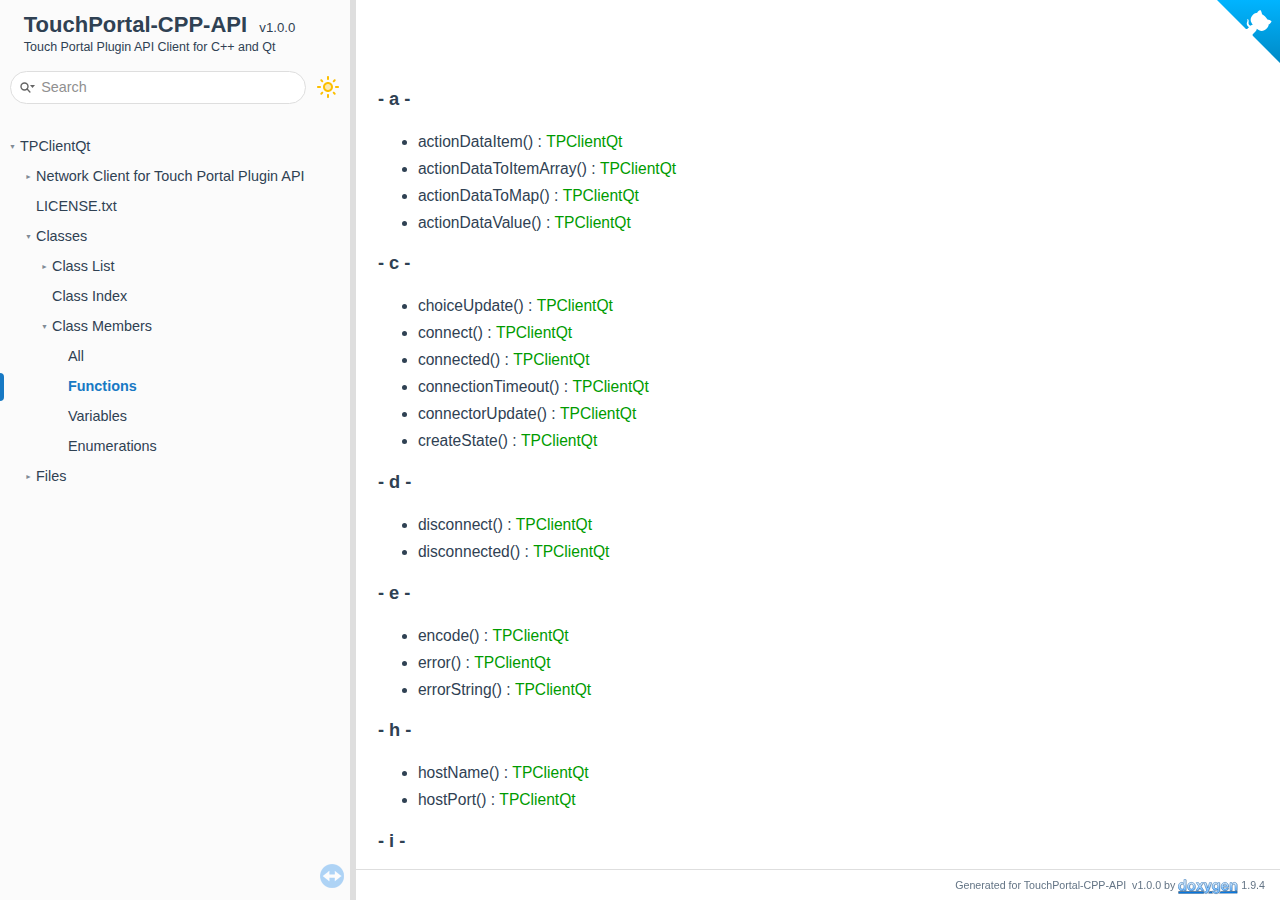
<file: functions_func.html>
<!-- HTML header for doxygen 1.9.4-->
<!DOCTYPE html PUBLIC "-//W3C//DTD XHTML 1.0 Transitional//EN" "https://www.w3.org/TR/xhtml1/DTD/xhtml1-transitional.dtd">
<html xmlns="http://www.w3.org/1999/xhtml">
<head>
<meta http-equiv="Content-Type" content="text/xhtml;charset=UTF-8"/>
<meta http-equiv="X-UA-Compatible" content="IE=11"/>
<meta name="generator" content="Doxygen 1.9.4"/>
<meta name="viewport" content="width=device-width, initial-scale=1"/>
<title>TouchPortal-CPP-API: Class Members - Functions</title>
<link href="tabs.css" rel="stylesheet" type="text/css"/>
<script type="text/javascript" src="jquery.js"></script>
<script type="text/javascript" src="dynsections.js"></script>
<link href="navtree.css" rel="stylesheet" type="text/css"/>
<script type="text/javascript" src="resize.js"></script>
<script type="text/javascript" src="navtreedata.js"></script>
<script type="text/javascript" src="navtree.js"></script>
<link href="search/search.css" rel="stylesheet" type="text/css"/>
<script type="text/javascript" src="search/searchdata.js"></script>
<script type="text/javascript" src="search/search.js"></script>
<script type="text/javascript" src="doxygen-awesome-darkmode-toggle.js"></script>
<script type="text/javascript" src="doxygen-awesome-paragraph-link.js"></script>
<script type="text/javascript" src="doxygen-awesome-interactive-toc.js"></script>
<script type="text/javascript">
    DoxygenAwesomeDarkModeToggle.init();
    DoxygenAwesomeParagraphLink.init();
    DoxygenAwesomeInteractiveToc.init();
</script>
<link href="doxygen.css" rel="stylesheet" type="text/css" />
<link href="doxygen-awesome.css" rel="stylesheet" type="text/css"/>
<link href="doxygen-awesome-sidebar-only.css" rel="stylesheet" type="text/css"/>
<link href="doxygen-awesome-sidebar-only-darkmode-toggle.css" rel="stylesheet" type="text/css"/>
<link href="customdoxygen.css" rel="stylesheet" type="text/css"/>
</head>
<body>
<!-- https://tholman.com/github-corners/ -->
<a href="https://github.com/mpaperno/TouchPortal-CPP-API" class="github-corner" title="View source on GitHub" target="_blank">
    <svg viewBox="0 0 250 250" width="40" height="40" aria-hidden="true">
    <path d="M0,0 L115,115 L130,115 L142,142 L250,250 L250,0 Z" fill="url(#gradient)"></path>
    <path d="M128.3,109.0 C113.8,99.7 119.0,89.6 119.0,89.6 C122.0,82.7 120.5,78.6 120.5,78.6 C119.2,72.0 123.4,76.3 123.4,76.3 C127.3,80.9 125.5,87.3 125.5,87.3 C122.9,97.6 130.6,101.9 134.4,103.2" fill="currentColor" style="transform-origin: 130px 106px;" class="octo-arm"></path>
    <path d="M115.0,115.0 C114.9,115.1 118.7,116.5 119.8,115.4 L133.7,101.6 C136.9,99.2 139.9,98.4 142.2,98.6 C133.8,88.0 127.5,74.4 143.8,58.0 C148.5,53.4 154.0,51.2 159.7,51.0 C160.3,49.4 163.2,43.6 171.4,40.1 C171.4,40.1 176.1,42.5 178.8,56.2 C183.1,58.6 187.2,61.8 190.9,65.4 C194.5,69.0 197.7,73.2 200.1,77.6 C213.8,80.2 216.3,84.9 216.3,84.9 C212.7,93.1 206.9,96.0 205.4,96.6 C205.1,102.4 203.0,107.8 198.3,112.5 C181.9,128.9 168.3,122.5 157.7,114.1 C157.9,116.9 156.7,120.9 152.7,124.9 L141.0,136.5 C139.8,137.7 141.6,141.9 141.8,141.8 Z" fill="currentColor" class="octo-body"></path>
    <linearGradient id="gradient" x1="0.5" x2="0.5" y1="0" y2="1">
        <stop class="first-stop" offset="0%"></stop>
        <stop class="last-stop" offset="100%"></stop>
    </linearGradient>
    </svg>
</a>
<style>.github-corner:hover .octo-arm{animation:octocat-wave 560ms ease-in-out}@keyframes octocat-wave{0%,100%{transform:rotate(0)}20%,60%{transform:rotate(-25deg)}40%,80%{transform:rotate(10deg)}}@media (max-width:500px){.github-corner:hover .octo-arm{animation:none}.github-corner .octo-arm{animation:octocat-wave 560ms ease-in-out}}</style>
<div id="top"><!-- do not remove this div, it is closed by doxygen! -->
<div id="titlearea">
<table cellspacing="0" cellpadding="0">
 <tbody>
 <tr style="height: 56px;">
  <td id="projectalign" style="padding-left: 0.5em;">
   <div id="projectname">TouchPortal-CPP-API
   &#160;<span id="projectnumber">v1.0.0</span>
   </div>
   <div id="projectbrief">Touch Portal Plugin API Client for C++ and Qt</div>
  </td>
 </tr>
 </tbody>
</table>
</div>
<!-- end header part -->
<!-- Generated by Doxygen 1.9.4 -->
<script type="text/javascript">
/* @license magnet:?xt=urn:btih:d3d9a9a6595521f9666a5e94cc830dab83b65699&amp;dn=expat.txt MIT */
var searchBox = new SearchBox("searchBox", "search",'Search','.html');
/* @license-end */
</script>
<script type="text/javascript" src="menudata.js"></script>
<script type="text/javascript" src="menu.js"></script>
<script type="text/javascript">
/* @license magnet:?xt=urn:btih:d3d9a9a6595521f9666a5e94cc830dab83b65699&amp;dn=expat.txt MIT */
$(function() {
  initMenu('',true,false,'search.php','Search');
  $(document).ready(function() { init_search(); });
});
/* @license-end */
</script>
<div id="main-nav"></div>
</div><!-- top -->
<div id="side-nav" class="ui-resizable side-nav-resizable">
  <div id="nav-tree">
    <div id="nav-tree-contents">
      <div id="nav-sync" class="sync"></div>
    </div>
  </div>
  <div id="splitbar" style="-moz-user-select:none;" 
       class="ui-resizable-handle">
  </div>
</div>
<script type="text/javascript">
/* @license magnet:?xt=urn:btih:d3d9a9a6595521f9666a5e94cc830dab83b65699&amp;dn=expat.txt MIT */
$(document).ready(function(){initNavTree('functions_func.html',''); initResizable(); });
/* @license-end */
</script>
<div id="doc-content">
<!-- window showing the filter options -->
<div id="MSearchSelectWindow"
     onmouseover="return searchBox.OnSearchSelectShow()"
     onmouseout="return searchBox.OnSearchSelectHide()"
     onkeydown="return searchBox.OnSearchSelectKey(event)">
</div>

<!-- iframe showing the search results (closed by default) -->
<div id="MSearchResultsWindow">
<iframe src="javascript:void(0)" frameborder="0" 
        name="MSearchResults" id="MSearchResults">
</iframe>
</div>

<div class="contents">
&#160;

<h3><a id="index_a" name="index_a"></a>- a -</h3><ul>
<li>actionDataItem()&#160;:&#160;<a class="el" href="class_t_p_client_qt.html#a036e28bd53819c9f03f217c65f48961c">TPClientQt</a></li>
<li>actionDataToItemArray()&#160;:&#160;<a class="el" href="class_t_p_client_qt.html#a22e06cbd423674b7fe6fd71b7b1c47f7">TPClientQt</a></li>
<li>actionDataToMap()&#160;:&#160;<a class="el" href="class_t_p_client_qt.html#af49f8ed268b8c7c6252f7bf17bec4233">TPClientQt</a></li>
<li>actionDataValue()&#160;:&#160;<a class="el" href="class_t_p_client_qt.html#ac462182d8a2f234607e0954d242a07eb">TPClientQt</a></li>
</ul>


<h3><a id="index_c" name="index_c"></a>- c -</h3><ul>
<li>choiceUpdate()&#160;:&#160;<a class="el" href="class_t_p_client_qt.html#ac4efe951a354ac7ea32e302963d807cd">TPClientQt</a></li>
<li>connect()&#160;:&#160;<a class="el" href="class_t_p_client_qt.html#a1396bf9b5defe9fa844a63b5cd40ac0e">TPClientQt</a></li>
<li>connected()&#160;:&#160;<a class="el" href="class_t_p_client_qt.html#a8acc69b77edbbfd5d6e3375447573160">TPClientQt</a></li>
<li>connectionTimeout()&#160;:&#160;<a class="el" href="class_t_p_client_qt.html#aeba758f3ba61a14625300552be576567">TPClientQt</a></li>
<li>connectorUpdate()&#160;:&#160;<a class="el" href="class_t_p_client_qt.html#a624862e44fd6d266902a84e235020c99">TPClientQt</a></li>
<li>createState()&#160;:&#160;<a class="el" href="class_t_p_client_qt.html#aef82c5b1e622d9260be0e50449b0efab">TPClientQt</a></li>
</ul>


<h3><a id="index_d" name="index_d"></a>- d -</h3><ul>
<li>disconnect()&#160;:&#160;<a class="el" href="class_t_p_client_qt.html#a2191289ed5dafb0410e3510f13f98c8e">TPClientQt</a></li>
<li>disconnected()&#160;:&#160;<a class="el" href="class_t_p_client_qt.html#a698f7fe997d0a7bfd3ac6d02d303355f">TPClientQt</a></li>
</ul>


<h3><a id="index_e" name="index_e"></a>- e -</h3><ul>
<li>encode()&#160;:&#160;<a class="el" href="class_t_p_client_qt.html#ae0d7fb4db82803da40baa87b19ecb06e">TPClientQt</a></li>
<li>error()&#160;:&#160;<a class="el" href="class_t_p_client_qt.html#a6f73a65d3a5d9bd05bf5cfeb3830dca2">TPClientQt</a></li>
<li>errorString()&#160;:&#160;<a class="el" href="class_t_p_client_qt.html#a2b57b4573bb46f76a828c18e435bea0b">TPClientQt</a></li>
</ul>


<h3><a id="index_h" name="index_h"></a>- h -</h3><ul>
<li>hostName()&#160;:&#160;<a class="el" href="class_t_p_client_qt.html#aefdbf2530baecb53167d8552ff093c27">TPClientQt</a></li>
<li>hostPort()&#160;:&#160;<a class="el" href="class_t_p_client_qt.html#a0867bf8ac1abfc925157553ec6c42585">TPClientQt</a></li>
</ul>


<h3><a id="index_i" name="index_i"></a>- i -</h3><ul>
<li>isConnected()&#160;:&#160;<a class="el" href="class_t_p_client_qt.html#a80178eafbc14f5434c65b0a8413c12c7">TPClientQt</a></li>
</ul>


<h3><a id="index_m" name="index_m"></a>- m -</h3><ul>
<li>message()&#160;:&#160;<a class="el" href="class_t_p_client_qt.html#adfc8f6037e37bec97ce5c9e0a917c821">TPClientQt</a></li>
</ul>


<h3><a id="index_p" name="index_p"></a>- p -</h3><ul>
<li>pluginId()&#160;:&#160;<a class="el" href="class_t_p_client_qt.html#aa3f0ca81b3dfba2e7249bd22216b84cb">TPClientQt</a></li>
</ul>


<h3><a id="index_r" name="index_r"></a>- r -</h3><ul>
<li>removeState()&#160;:&#160;<a class="el" href="class_t_p_client_qt.html#a224a2fae3c05f916eca6d3e7cc76eb65">TPClientQt</a></li>
</ul>


<h3><a id="index_s" name="index_s"></a>- s -</h3><ul>
<li>send()&#160;:&#160;<a class="el" href="class_t_p_client_qt.html#a26758423c0b2673696e5eed039fdfa3b">TPClientQt</a></li>
<li>sendMap()&#160;:&#160;<a class="el" href="class_t_p_client_qt.html#a32c6f531bb808d6ce08de1d8152f677e">TPClientQt</a></li>
<li>setConnectionTimeout()&#160;:&#160;<a class="el" href="class_t_p_client_qt.html#afee48b402a65aeddf1f281d54f94211e">TPClientQt</a></li>
<li>setHostProperties()&#160;:&#160;<a class="el" href="class_t_p_client_qt.html#a9705e7bb0f42ed7490faeb5b4865b3a6">TPClientQt</a></li>
<li>setPluginId()&#160;:&#160;<a class="el" href="class_t_p_client_qt.html#a5dfcbb2b712094e91617c97ef676a908">TPClientQt</a></li>
<li>settingUpdate()&#160;:&#160;<a class="el" href="class_t_p_client_qt.html#a2e50c340f40bc9fe9142b179cd578fd8">TPClientQt</a></li>
<li>showNotification()&#160;:&#160;<a class="el" href="class_t_p_client_qt.html#af03c077d3b1e1a8693c7ae1f303fb79c">TPClientQt</a></li>
<li>socketError()&#160;:&#160;<a class="el" href="class_t_p_client_qt.html#a59987948ca6e75c3ac7277c0f5805ee1">TPClientQt</a></li>
<li>socketState()&#160;:&#160;<a class="el" href="class_t_p_client_qt.html#a9fdd34f5d60fc87ed41a84b723f4995a">TPClientQt</a></li>
<li>stateUpdate()&#160;:&#160;<a class="el" href="class_t_p_client_qt.html#a4f242f0c82852ba29f549f7462bbf1da">TPClientQt</a></li>
</ul>


<h3><a id="index_t" name="index_t"></a>- t -</h3><ul>
<li>TPClientQt()&#160;:&#160;<a class="el" href="class_t_p_client_qt.html#a31e1f9862fe3971825c09fae52306237">TPClientQt</a></li>
<li>tpInfo()&#160;:&#160;<a class="el" href="class_t_p_client_qt.html#a16b8d60dc953ffe68ab521d6d278c038">TPClientQt</a></li>
</ul>


<h3><a id="index_w" name="index_w"></a>- w -</h3><ul>
<li>write()&#160;:&#160;<a class="el" href="class_t_p_client_qt.html#adbcb2586200c0a8ed20817b93f8765ce">TPClientQt</a></li>
</ul>
</div><!-- contents -->
</div><!-- doc-content -->
<!-- HTML footer for doxygen 1.9.4-->
<!-- start footer part -->
<div id="nav-path" class="navpath"><!-- id is needed for treeview function! -->
  <ul>
    <li class="footer">Generated for TouchPortal-CPP-API &#160;v1.0.0 by <a href="https://www.doxygen.org/index.html"><img class="footer" src="doxygen.svg" width="104" height="31" alt="doxygen"/></a> 1.9.4 </li>
  </ul>
</div>
</body>
</html>
</file>
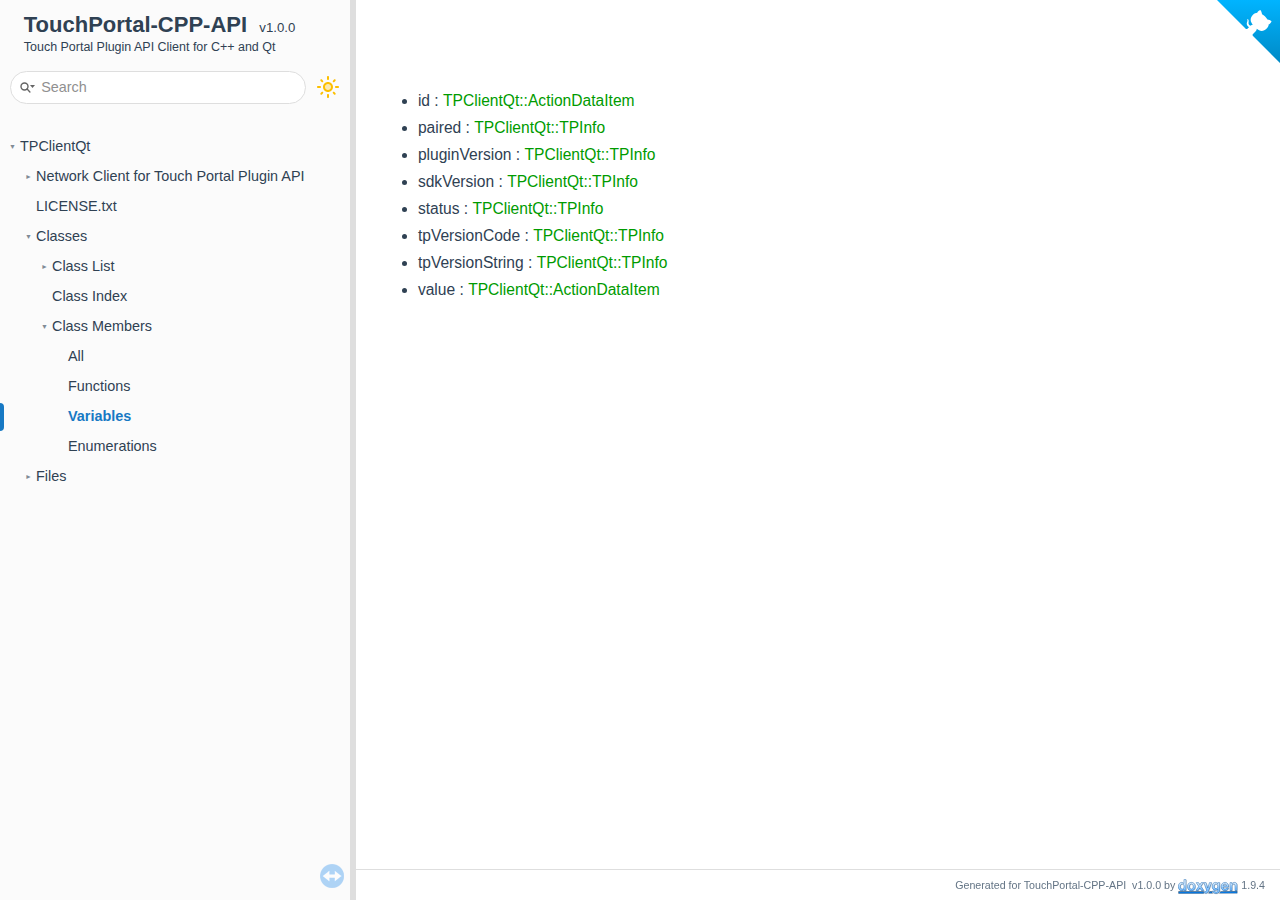
<file: functions_vars.html>
<!-- HTML header for doxygen 1.9.4-->
<!DOCTYPE html PUBLIC "-//W3C//DTD XHTML 1.0 Transitional//EN" "https://www.w3.org/TR/xhtml1/DTD/xhtml1-transitional.dtd">
<html xmlns="http://www.w3.org/1999/xhtml">
<head>
<meta http-equiv="Content-Type" content="text/xhtml;charset=UTF-8"/>
<meta http-equiv="X-UA-Compatible" content="IE=11"/>
<meta name="generator" content="Doxygen 1.9.4"/>
<meta name="viewport" content="width=device-width, initial-scale=1"/>
<title>TouchPortal-CPP-API: Class Members - Variables</title>
<link href="tabs.css" rel="stylesheet" type="text/css"/>
<script type="text/javascript" src="jquery.js"></script>
<script type="text/javascript" src="dynsections.js"></script>
<link href="navtree.css" rel="stylesheet" type="text/css"/>
<script type="text/javascript" src="resize.js"></script>
<script type="text/javascript" src="navtreedata.js"></script>
<script type="text/javascript" src="navtree.js"></script>
<link href="search/search.css" rel="stylesheet" type="text/css"/>
<script type="text/javascript" src="search/searchdata.js"></script>
<script type="text/javascript" src="search/search.js"></script>
<script type="text/javascript" src="doxygen-awesome-darkmode-toggle.js"></script>
<script type="text/javascript" src="doxygen-awesome-paragraph-link.js"></script>
<script type="text/javascript" src="doxygen-awesome-interactive-toc.js"></script>
<script type="text/javascript">
    DoxygenAwesomeDarkModeToggle.init();
    DoxygenAwesomeParagraphLink.init();
    DoxygenAwesomeInteractiveToc.init();
</script>
<link href="doxygen.css" rel="stylesheet" type="text/css" />
<link href="doxygen-awesome.css" rel="stylesheet" type="text/css"/>
<link href="doxygen-awesome-sidebar-only.css" rel="stylesheet" type="text/css"/>
<link href="doxygen-awesome-sidebar-only-darkmode-toggle.css" rel="stylesheet" type="text/css"/>
<link href="customdoxygen.css" rel="stylesheet" type="text/css"/>
</head>
<body>
<!-- https://tholman.com/github-corners/ -->
<a href="https://github.com/mpaperno/TouchPortal-CPP-API" class="github-corner" title="View source on GitHub" target="_blank">
    <svg viewBox="0 0 250 250" width="40" height="40" aria-hidden="true">
    <path d="M0,0 L115,115 L130,115 L142,142 L250,250 L250,0 Z" fill="url(#gradient)"></path>
    <path d="M128.3,109.0 C113.8,99.7 119.0,89.6 119.0,89.6 C122.0,82.7 120.5,78.6 120.5,78.6 C119.2,72.0 123.4,76.3 123.4,76.3 C127.3,80.9 125.5,87.3 125.5,87.3 C122.9,97.6 130.6,101.9 134.4,103.2" fill="currentColor" style="transform-origin: 130px 106px;" class="octo-arm"></path>
    <path d="M115.0,115.0 C114.9,115.1 118.7,116.5 119.8,115.4 L133.7,101.6 C136.9,99.2 139.9,98.4 142.2,98.6 C133.8,88.0 127.5,74.4 143.8,58.0 C148.5,53.4 154.0,51.2 159.7,51.0 C160.3,49.4 163.2,43.6 171.4,40.1 C171.4,40.1 176.1,42.5 178.8,56.2 C183.1,58.6 187.2,61.8 190.9,65.4 C194.5,69.0 197.7,73.2 200.1,77.6 C213.8,80.2 216.3,84.9 216.3,84.9 C212.7,93.1 206.9,96.0 205.4,96.6 C205.1,102.4 203.0,107.8 198.3,112.5 C181.9,128.9 168.3,122.5 157.7,114.1 C157.9,116.9 156.7,120.9 152.7,124.9 L141.0,136.5 C139.8,137.7 141.6,141.9 141.8,141.8 Z" fill="currentColor" class="octo-body"></path>
    <linearGradient id="gradient" x1="0.5" x2="0.5" y1="0" y2="1">
        <stop class="first-stop" offset="0%"></stop>
        <stop class="last-stop" offset="100%"></stop>
    </linearGradient>
    </svg>
</a>
<style>.github-corner:hover .octo-arm{animation:octocat-wave 560ms ease-in-out}@keyframes octocat-wave{0%,100%{transform:rotate(0)}20%,60%{transform:rotate(-25deg)}40%,80%{transform:rotate(10deg)}}@media (max-width:500px){.github-corner:hover .octo-arm{animation:none}.github-corner .octo-arm{animation:octocat-wave 560ms ease-in-out}}</style>
<div id="top"><!-- do not remove this div, it is closed by doxygen! -->
<div id="titlearea">
<table cellspacing="0" cellpadding="0">
 <tbody>
 <tr style="height: 56px;">
  <td id="projectalign" style="padding-left: 0.5em;">
   <div id="projectname">TouchPortal-CPP-API
   &#160;<span id="projectnumber">v1.0.0</span>
   </div>
   <div id="projectbrief">Touch Portal Plugin API Client for C++ and Qt</div>
  </td>
 </tr>
 </tbody>
</table>
</div>
<!-- end header part -->
<!-- Generated by Doxygen 1.9.4 -->
<script type="text/javascript">
/* @license magnet:?xt=urn:btih:d3d9a9a6595521f9666a5e94cc830dab83b65699&amp;dn=expat.txt MIT */
var searchBox = new SearchBox("searchBox", "search",'Search','.html');
/* @license-end */
</script>
<script type="text/javascript" src="menudata.js"></script>
<script type="text/javascript" src="menu.js"></script>
<script type="text/javascript">
/* @license magnet:?xt=urn:btih:d3d9a9a6595521f9666a5e94cc830dab83b65699&amp;dn=expat.txt MIT */
$(function() {
  initMenu('',true,false,'search.php','Search');
  $(document).ready(function() { init_search(); });
});
/* @license-end */
</script>
<div id="main-nav"></div>
</div><!-- top -->
<div id="side-nav" class="ui-resizable side-nav-resizable">
  <div id="nav-tree">
    <div id="nav-tree-contents">
      <div id="nav-sync" class="sync"></div>
    </div>
  </div>
  <div id="splitbar" style="-moz-user-select:none;" 
       class="ui-resizable-handle">
  </div>
</div>
<script type="text/javascript">
/* @license magnet:?xt=urn:btih:d3d9a9a6595521f9666a5e94cc830dab83b65699&amp;dn=expat.txt MIT */
$(document).ready(function(){initNavTree('functions_vars.html',''); initResizable(); });
/* @license-end */
</script>
<div id="doc-content">
<!-- window showing the filter options -->
<div id="MSearchSelectWindow"
     onmouseover="return searchBox.OnSearchSelectShow()"
     onmouseout="return searchBox.OnSearchSelectHide()"
     onkeydown="return searchBox.OnSearchSelectKey(event)">
</div>

<!-- iframe showing the search results (closed by default) -->
<div id="MSearchResultsWindow">
<iframe src="javascript:void(0)" frameborder="0" 
        name="MSearchResults" id="MSearchResults">
</iframe>
</div>

<div class="contents">
&#160;<ul>
<li>id&#160;:&#160;<a class="el" href="class_t_p_client_qt.html#a9bebc603f023273c485ffbb601a0bfea">TPClientQt::ActionDataItem</a></li>
<li>paired&#160;:&#160;<a class="el" href="class_t_p_client_qt.html#a464cc53237124bf2147c347f88ac9830">TPClientQt::TPInfo</a></li>
<li>pluginVersion&#160;:&#160;<a class="el" href="class_t_p_client_qt.html#a9de49160f601e5ac80c7dfaf4973f4d0">TPClientQt::TPInfo</a></li>
<li>sdkVersion&#160;:&#160;<a class="el" href="class_t_p_client_qt.html#a39e7fc9ead62cc7a0e00abe337599f7f">TPClientQt::TPInfo</a></li>
<li>status&#160;:&#160;<a class="el" href="class_t_p_client_qt.html#ac239e35c6fdaead7d9011c035268dadd">TPClientQt::TPInfo</a></li>
<li>tpVersionCode&#160;:&#160;<a class="el" href="class_t_p_client_qt.html#a0d689bd150923c141a16ed7388020894">TPClientQt::TPInfo</a></li>
<li>tpVersionString&#160;:&#160;<a class="el" href="class_t_p_client_qt.html#a04d1a22b5f53b148e7831c840b038587">TPClientQt::TPInfo</a></li>
<li>value&#160;:&#160;<a class="el" href="class_t_p_client_qt.html#a0c0d1b18d3033cb858562e5e8636c18f">TPClientQt::ActionDataItem</a></li>
</ul>
</div><!-- contents -->
</div><!-- doc-content -->
<!-- HTML footer for doxygen 1.9.4-->
<!-- start footer part -->
<div id="nav-path" class="navpath"><!-- id is needed for treeview function! -->
  <ul>
    <li class="footer">Generated for TouchPortal-CPP-API &#160;v1.0.0 by <a href="https://www.doxygen.org/index.html"><img class="footer" src="doxygen.svg" width="104" height="31" alt="doxygen"/></a> 1.9.4 </li>
  </ul>
</div>
</body>
</html>
</file>
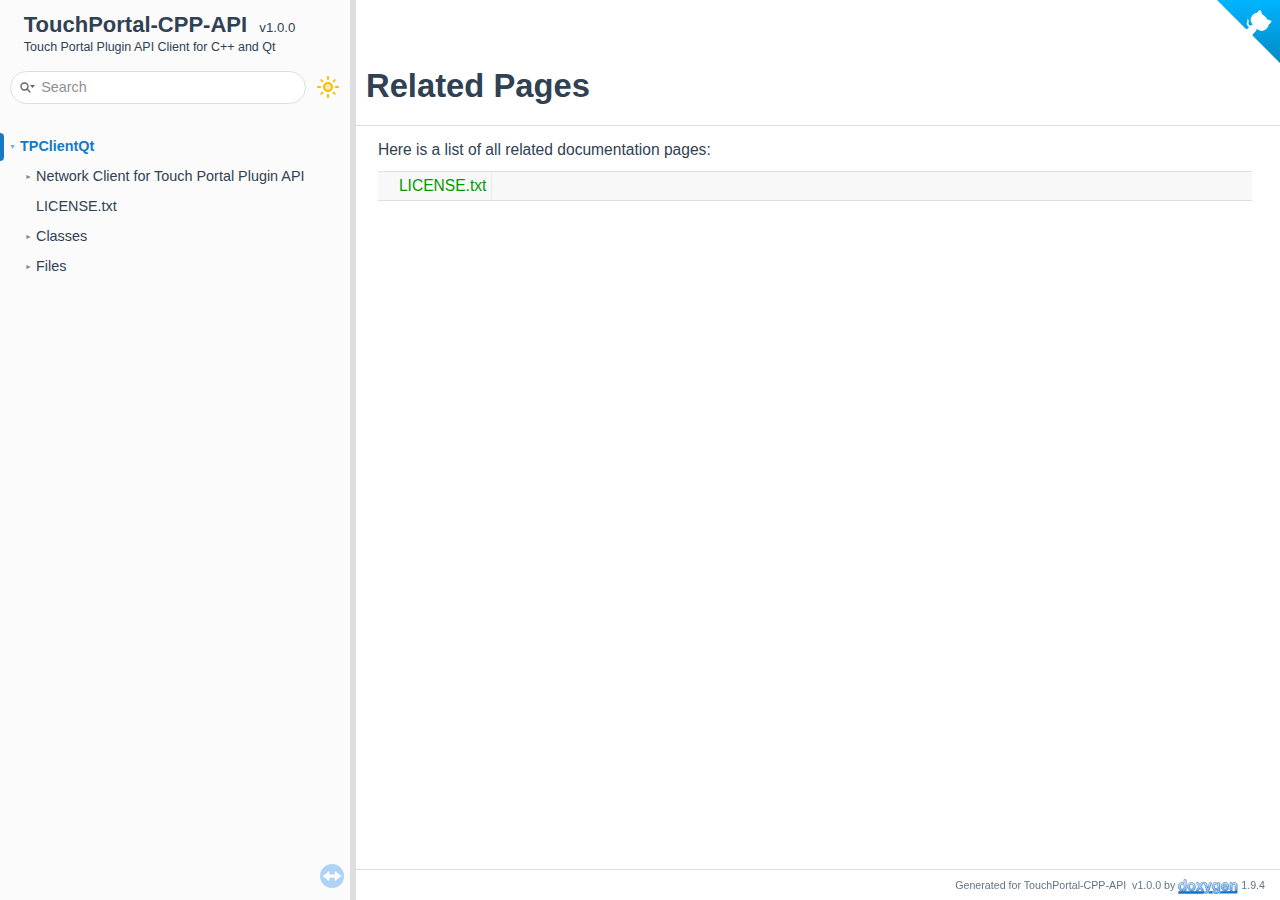
<file: pages.html>
<!-- HTML header for doxygen 1.9.4-->
<!DOCTYPE html PUBLIC "-//W3C//DTD XHTML 1.0 Transitional//EN" "https://www.w3.org/TR/xhtml1/DTD/xhtml1-transitional.dtd">
<html xmlns="http://www.w3.org/1999/xhtml">
<head>
<meta http-equiv="Content-Type" content="text/xhtml;charset=UTF-8"/>
<meta http-equiv="X-UA-Compatible" content="IE=11"/>
<meta name="generator" content="Doxygen 1.9.4"/>
<meta name="viewport" content="width=device-width, initial-scale=1"/>
<title>TouchPortal-CPP-API: Related Pages</title>
<link href="tabs.css" rel="stylesheet" type="text/css"/>
<script type="text/javascript" src="jquery.js"></script>
<script type="text/javascript" src="dynsections.js"></script>
<link href="navtree.css" rel="stylesheet" type="text/css"/>
<script type="text/javascript" src="resize.js"></script>
<script type="text/javascript" src="navtreedata.js"></script>
<script type="text/javascript" src="navtree.js"></script>
<link href="search/search.css" rel="stylesheet" type="text/css"/>
<script type="text/javascript" src="search/searchdata.js"></script>
<script type="text/javascript" src="search/search.js"></script>
<script type="text/javascript" src="doxygen-awesome-darkmode-toggle.js"></script>
<script type="text/javascript" src="doxygen-awesome-paragraph-link.js"></script>
<script type="text/javascript" src="doxygen-awesome-interactive-toc.js"></script>
<script type="text/javascript">
    DoxygenAwesomeDarkModeToggle.init();
    DoxygenAwesomeParagraphLink.init();
    DoxygenAwesomeInteractiveToc.init();
</script>
<link href="doxygen.css" rel="stylesheet" type="text/css" />
<link href="doxygen-awesome.css" rel="stylesheet" type="text/css"/>
<link href="doxygen-awesome-sidebar-only.css" rel="stylesheet" type="text/css"/>
<link href="doxygen-awesome-sidebar-only-darkmode-toggle.css" rel="stylesheet" type="text/css"/>
<link href="customdoxygen.css" rel="stylesheet" type="text/css"/>
</head>
<body>
<!-- https://tholman.com/github-corners/ -->
<a href="https://github.com/mpaperno/TouchPortal-CPP-API" class="github-corner" title="View source on GitHub" target="_blank">
    <svg viewBox="0 0 250 250" width="40" height="40" aria-hidden="true">
    <path d="M0,0 L115,115 L130,115 L142,142 L250,250 L250,0 Z" fill="url(#gradient)"></path>
    <path d="M128.3,109.0 C113.8,99.7 119.0,89.6 119.0,89.6 C122.0,82.7 120.5,78.6 120.5,78.6 C119.2,72.0 123.4,76.3 123.4,76.3 C127.3,80.9 125.5,87.3 125.5,87.3 C122.9,97.6 130.6,101.9 134.4,103.2" fill="currentColor" style="transform-origin: 130px 106px;" class="octo-arm"></path>
    <path d="M115.0,115.0 C114.9,115.1 118.7,116.5 119.8,115.4 L133.7,101.6 C136.9,99.2 139.9,98.4 142.2,98.6 C133.8,88.0 127.5,74.4 143.8,58.0 C148.5,53.4 154.0,51.2 159.7,51.0 C160.3,49.4 163.2,43.6 171.4,40.1 C171.4,40.1 176.1,42.5 178.8,56.2 C183.1,58.6 187.2,61.8 190.9,65.4 C194.5,69.0 197.7,73.2 200.1,77.6 C213.8,80.2 216.3,84.9 216.3,84.9 C212.7,93.1 206.9,96.0 205.4,96.6 C205.1,102.4 203.0,107.8 198.3,112.5 C181.9,128.9 168.3,122.5 157.7,114.1 C157.9,116.9 156.7,120.9 152.7,124.9 L141.0,136.5 C139.8,137.7 141.6,141.9 141.8,141.8 Z" fill="currentColor" class="octo-body"></path>
    <linearGradient id="gradient" x1="0.5" x2="0.5" y1="0" y2="1">
        <stop class="first-stop" offset="0%"></stop>
        <stop class="last-stop" offset="100%"></stop>
    </linearGradient>
    </svg>
</a>
<style>.github-corner:hover .octo-arm{animation:octocat-wave 560ms ease-in-out}@keyframes octocat-wave{0%,100%{transform:rotate(0)}20%,60%{transform:rotate(-25deg)}40%,80%{transform:rotate(10deg)}}@media (max-width:500px){.github-corner:hover .octo-arm{animation:none}.github-corner .octo-arm{animation:octocat-wave 560ms ease-in-out}}</style>
<div id="top"><!-- do not remove this div, it is closed by doxygen! -->
<div id="titlearea">
<table cellspacing="0" cellpadding="0">
 <tbody>
 <tr style="height: 56px;">
  <td id="projectalign" style="padding-left: 0.5em;">
   <div id="projectname">TouchPortal-CPP-API
   &#160;<span id="projectnumber">v1.0.0</span>
   </div>
   <div id="projectbrief">Touch Portal Plugin API Client for C++ and Qt</div>
  </td>
 </tr>
 </tbody>
</table>
</div>
<!-- end header part -->
<!-- Generated by Doxygen 1.9.4 -->
<script type="text/javascript">
/* @license magnet:?xt=urn:btih:d3d9a9a6595521f9666a5e94cc830dab83b65699&amp;dn=expat.txt MIT */
var searchBox = new SearchBox("searchBox", "search",'Search','.html');
/* @license-end */
</script>
<script type="text/javascript" src="menudata.js"></script>
<script type="text/javascript" src="menu.js"></script>
<script type="text/javascript">
/* @license magnet:?xt=urn:btih:d3d9a9a6595521f9666a5e94cc830dab83b65699&amp;dn=expat.txt MIT */
$(function() {
  initMenu('',true,false,'search.php','Search');
  $(document).ready(function() { init_search(); });
});
/* @license-end */
</script>
<div id="main-nav"></div>
</div><!-- top -->
<div id="side-nav" class="ui-resizable side-nav-resizable">
  <div id="nav-tree">
    <div id="nav-tree-contents">
      <div id="nav-sync" class="sync"></div>
    </div>
  </div>
  <div id="splitbar" style="-moz-user-select:none;" 
       class="ui-resizable-handle">
  </div>
</div>
<script type="text/javascript">
/* @license magnet:?xt=urn:btih:d3d9a9a6595521f9666a5e94cc830dab83b65699&amp;dn=expat.txt MIT */
$(document).ready(function(){initNavTree('pages.html',''); initResizable(); });
/* @license-end */
</script>
<div id="doc-content">
<!-- window showing the filter options -->
<div id="MSearchSelectWindow"
     onmouseover="return searchBox.OnSearchSelectShow()"
     onmouseout="return searchBox.OnSearchSelectHide()"
     onkeydown="return searchBox.OnSearchSelectKey(event)">
</div>

<!-- iframe showing the search results (closed by default) -->
<div id="MSearchResultsWindow">
<iframe src="javascript:void(0)" frameborder="0" 
        name="MSearchResults" id="MSearchResults">
</iframe>
</div>

<div class="header">
  <div class="headertitle"><div class="title">Related Pages</div></div>
</div><!--header-->
<div class="contents">
<div class="textblock">Here is a list of all related documentation pages:</div><div class="directory">
<table class="directory">
<tr id="row_0_" class="even"><td class="entry"><span style="width:16px;display:inline-block;">&#160;</span><a class="el" href="_l_i_c_e_n_s_e_8txt.html" target="_self">LICENSE.txt</a></td><td class="desc"></td></tr>
</table>
</div><!-- directory -->
</div><!-- contents -->
</div><!-- doc-content -->
<!-- HTML footer for doxygen 1.9.4-->
<!-- start footer part -->
<div id="nav-path" class="navpath"><!-- id is needed for treeview function! -->
  <ul>
    <li class="footer">Generated for TouchPortal-CPP-API &#160;v1.0.0 by <a href="https://www.doxygen.org/index.html"><img class="footer" src="doxygen.svg" width="104" height="31" alt="doxygen"/></a> 1.9.4 </li>
  </ul>
</div>
</body>
</html>
</file>
<file: tabs.css>
.sm{position:relative;z-index:9999}.sm,.sm ul,.sm li{display:block;list-style:none;margin:0;padding:0;line-height:normal;direction:ltr;text-align:left;-webkit-tap-highlight-color:rgba(0,0,0,0)}.sm-rtl,.sm-rtl ul,.sm-rtl li{direction:rtl;text-align:right}.sm>li>h1,.sm>li>h2,.sm>li>h3,.sm>li>h4,.sm>li>h5,.sm>li>h6{margin:0;padding:0}.sm ul{display:none}.sm li,.sm a{position:relative}.sm a{display:block}.sm a.disabled{cursor:not-allowed}.sm:after{content:"\00a0";display:block;height:0;font:0/0 serif;clear:both;visibility:hidden;overflow:hidden}.sm,.sm *,.sm *:before,.sm *:after{-moz-box-sizing:border-box;-webkit-box-sizing:border-box;box-sizing:border-box}.main-menu-btn{position:relative;display:inline-block;width:36px;height:36px;text-indent:36px;margin-left:8px;white-space:nowrap;overflow:hidden;cursor:pointer;-webkit-tap-highlight-color:rgba(0,0,0,0)}.main-menu-btn-icon,.main-menu-btn-icon:before,.main-menu-btn-icon:after{position:absolute;top:50%;left:2px;height:2px;width:24px;background:#666;-webkit-transition:all .25s;transition:all .25s}.main-menu-btn-icon:before{content:'';top:-7px;left:0}.main-menu-btn-icon:after{content:'';top:7px;left:0}#main-menu-state:checked ~ .main-menu-btn .main-menu-btn-icon{height:0}#main-menu-state:checked ~ .main-menu-btn .main-menu-btn-icon:before{top:0;-webkit-transform:rotate(-45deg);transform:rotate(-45deg)}#main-menu-state:checked ~ .main-menu-btn .main-menu-btn-icon:after{top:0;-webkit-transform:rotate(45deg);transform:rotate(45deg)}#main-menu-state{position:absolute;width:1px;height:1px;margin:-1px;border:0;padding:0;overflow:hidden;clip:rect(1px,1px,1px,1px)}#main-menu-state:not(:checked) ~ #main-menu{display:none}#main-menu-state:checked ~ #main-menu{display:block}@media(min-width:768px){.main-menu-btn{position:absolute;top:-99999px}#main-menu-state:not(:checked) ~ #main-menu{display:block}}.sm-dox{background-image:url("tab_b.png")}.sm-dox a,.sm-dox a:focus,.sm-dox a:hover,.sm-dox a:active{padding:0 12px;padding-right:43px;font-family:"Lucida Grande","Geneva","Helvetica",Arial,sans-serif;font-size:13px;font-weight:bold;line-height:36px;text-decoration:none;text-shadow:0 1px 1px rgba(255,255,255,0.9);color:#283a5d;outline:0}.sm-dox a:hover{background-image:url("tab_a.png");background-repeat:repeat-x;color:white;text-shadow:0 1px 1px black}.sm-dox a.current{color:#d23600}.sm-dox a.disabled{color:#bbb}.sm-dox a span.sub-arrow{position:absolute;top:50%;margin-top:-14px;left:auto;right:3px;width:28px;height:28px;overflow:hidden;font:bold 12px/28px monospace !important;text-align:center;text-shadow:none;background:rgba(255,255,255,0.5);-moz-border-radius:5px;-webkit-border-radius:5px;border-radius:5px}.sm-dox a span.sub-arrow:before{display:block;content:'+'}.sm-dox a.highlighted span.sub-arrow:before{display:block;content:'-'}.sm-dox>li:first-child>a,.sm-dox>li:first-child>:not(ul) a{-moz-border-radius:5px 5px 0 0;-webkit-border-radius:5px;border-radius:5px 5px 0 0}.sm-dox>li:last-child>a,.sm-dox>li:last-child>*:not(ul) a,.sm-dox>li:last-child>ul,.sm-dox>li:last-child>ul>li:last-child>a,.sm-dox>li:last-child>ul>li:last-child>*:not(ul) a,.sm-dox>li:last-child>ul>li:last-child>ul,.sm-dox>li:last-child>ul>li:last-child>ul>li:last-child>a,.sm-dox>li:last-child>ul>li:last-child>ul>li:last-child>*:not(ul) a,.sm-dox>li:last-child>ul>li:last-child>ul>li:last-child>ul,.sm-dox>li:last-child>ul>li:last-child>ul>li:last-child>ul>li:last-child>a,.sm-dox>li:last-child>ul>li:last-child>ul>li:last-child>ul>li:last-child>*:not(ul) a,.sm-dox>li:last-child>ul>li:last-child>ul>li:last-child>ul>li:last-child>ul,.sm-dox>li:last-child>ul>li:last-child>ul>li:last-child>ul>li:last-child>ul>li:last-child>a,.sm-dox>li:last-child>ul>li:last-child>ul>li:last-child>ul>li:last-child>ul>li:last-child>*:not(ul) a,.sm-dox>li:last-child>ul>li:last-child>ul>li:last-child>ul>li:last-child>ul>li:last-child>ul{-moz-border-radius:0 0 5px 5px;-webkit-border-radius:0;border-radius:0 0 5px 5px}.sm-dox>li:last-child>a.highlighted,.sm-dox>li:last-child>*:not(ul) a.highlighted,.sm-dox>li:last-child>ul>li:last-child>a.highlighted,.sm-dox>li:last-child>ul>li:last-child>*:not(ul) a.highlighted,.sm-dox>li:last-child>ul>li:last-child>ul>li:last-child>a.highlighted,.sm-dox>li:last-child>ul>li:last-child>ul>li:last-child>*:not(ul) a.highlighted,.sm-dox>li:last-child>ul>li:last-child>ul>li:last-child>ul>li:last-child>a.highlighted,.sm-dox>li:last-child>ul>li:last-child>ul>li:last-child>ul>li:last-child>*:not(ul) a.highlighted,.sm-dox>li:last-child>ul>li:last-child>ul>li:last-child>ul>li:last-child>ul>li:last-child>a.highlighted,.sm-dox>li:last-child>ul>li:last-child>ul>li:last-child>ul>li:last-child>ul>li:last-child>*:not(ul) a.highlighted{-moz-border-radius:0;-webkit-border-radius:0;border-radius:0}.sm-dox ul{background:rgba(162,162,162,0.1)}.sm-dox ul a,.sm-dox ul a:focus,.sm-dox ul a:hover,.sm-dox ul a:active{font-size:12px;border-left:8px solid transparent;line-height:36px;text-shadow:none;background-color:white;background-image:none}.sm-dox ul a:hover{background-image:url("tab_a.png");background-repeat:repeat-x;color:white;text-shadow:0 1px 1px black}.sm-dox ul ul a,.sm-dox ul ul a:hover,.sm-dox ul ul a:focus,.sm-dox ul ul a:active{border-left:16px solid transparent}.sm-dox ul ul ul a,.sm-dox ul ul ul a:hover,.sm-dox ul ul ul a:focus,.sm-dox ul ul ul a:active{border-left:24px solid transparent}.sm-dox ul ul ul ul a,.sm-dox ul ul ul ul a:hover,.sm-dox ul ul ul ul a:focus,.sm-dox ul ul ul ul a:active{border-left:32px solid transparent}.sm-dox ul ul ul ul ul a,.sm-dox ul ul ul ul ul a:hover,.sm-dox ul ul ul ul ul a:focus,.sm-dox ul ul ul ul ul a:active{border-left:40px solid transparent}@media(min-width:768px){.sm-dox ul{position:absolute;width:12em}.sm-dox li{float:left}.sm-dox.sm-rtl li{float:right}.sm-dox ul li,.sm-dox.sm-rtl ul li,.sm-dox.sm-vertical li{float:none}.sm-dox a{white-space:nowrap}.sm-dox ul a,.sm-dox.sm-vertical a{white-space:normal}.sm-dox .sm-nowrap>li>a,.sm-dox .sm-nowrap>li>:not(ul) a{white-space:nowrap}.sm-dox{padding:0 10px;background-image:url("tab_b.png");line-height:36px}.sm-dox a span.sub-arrow{top:50%;margin-top:-2px;right:12px;width:0;height:0;border-width:4px;border-style:solid dashed dashed dashed;border-color:#283a5d transparent transparent transparent;background:transparent;-moz-border-radius:0;-webkit-border-radius:0;border-radius:0}.sm-dox a,.sm-dox a:focus,.sm-dox a:active,.sm-dox a:hover,.sm-dox a.highlighted{padding:0 12px;background-image:url("tab_s.png");background-repeat:no-repeat;background-position:right;-moz-border-radius:0 !important;-webkit-border-radius:0;border-radius:0 !important}.sm-dox a:hover{background-image:url("tab_a.png");background-repeat:repeat-x;color:white;text-shadow:0 1px 1px black}.sm-dox a:hover span.sub-arrow{border-color:white transparent transparent transparent}.sm-dox a.has-submenu{padding-right:24px}.sm-dox li{border-top:0}.sm-dox>li>ul:before,.sm-dox>li>ul:after{content:'';position:absolute;top:-18px;left:30px;width:0;height:0;overflow:hidden;border-width:9px;border-style:dashed dashed solid dashed;border-color:transparent transparent #bbb transparent}.sm-dox>li>ul:after{top:-16px;left:31px;border-width:8px;border-color:transparent transparent #fff transparent}.sm-dox ul{border:1px solid #bbb;padding:5px 0;background:#fff;-moz-border-radius:5px !important;-webkit-border-radius:5px;border-radius:5px !important;-moz-box-shadow:0 5px 9px rgba(0,0,0,0.2);-webkit-box-shadow:0 5px 9px rgba(0,0,0,0.2);box-shadow:0 5px 9px rgba(0,0,0,0.2)}.sm-dox ul a span.sub-arrow{right:8px;top:50%;margin-top:-5px;border-width:5px;border-color:transparent transparent transparent #555;border-style:dashed dashed dashed solid}.sm-dox ul a,.sm-dox ul a:hover,.sm-dox ul a:focus,.sm-dox ul a:active,.sm-dox ul a.highlighted{color:#555;background-image:none;border:0 !important;color:#555;background-image:none}.sm-dox ul a:hover{background-image:url("tab_a.png");background-repeat:repeat-x;color:white;text-shadow:0 1px 1px black}.sm-dox ul a:hover span.sub-arrow{border-color:transparent transparent transparent white}.sm-dox span.scroll-up,.sm-dox span.scroll-down{position:absolute;display:none;visibility:hidden;overflow:hidden;background:#fff;height:36px}.sm-dox span.scroll-up:hover,.sm-dox span.scroll-down:hover{background:#eee}.sm-dox span.scroll-up:hover span.scroll-up-arrow,.sm-dox span.scroll-up:hover span.scroll-down-arrow{border-color:transparent transparent #d23600 transparent}.sm-dox span.scroll-down:hover span.scroll-down-arrow{border-color:#d23600 transparent transparent transparent}.sm-dox span.scroll-up-arrow,.sm-dox span.scroll-down-arrow{position:absolute;top:0;left:50%;margin-left:-6px;width:0;height:0;overflow:hidden;border-width:6px;border-style:dashed dashed solid dashed;border-color:transparent transparent #555 transparent}.sm-dox span.scroll-down-arrow{top:8px;border-style:solid dashed dashed dashed;border-color:#555 transparent transparent transparent}.sm-dox.sm-rtl a.has-submenu{padding-right:12px;padding-left:24px}.sm-dox.sm-rtl a span.sub-arrow{right:auto;left:12px}.sm-dox.sm-rtl.sm-vertical a.has-submenu{padding:10px 20px}.sm-dox.sm-rtl.sm-vertical a span.sub-arrow{right:auto;left:8px;border-style:dashed solid dashed dashed;border-color:transparent #555 transparent transparent}.sm-dox.sm-rtl>li>ul:before{left:auto;right:30px}.sm-dox.sm-rtl>li>ul:after{left:auto;right:31px}.sm-dox.sm-rtl ul a.has-submenu{padding:10px 20px !important}.sm-dox.sm-rtl ul a span.sub-arrow{right:auto;left:8px;border-style:dashed solid dashed dashed;border-color:transparent #555 transparent transparent}.sm-dox.sm-vertical{padding:10px 0;-moz-border-radius:5px;-webkit-border-radius:5px;border-radius:5px}.sm-dox.sm-vertical a{padding:10px 20px}.sm-dox.sm-vertical a:hover,.sm-dox.sm-vertical a:focus,.sm-dox.sm-vertical a:active,.sm-dox.sm-vertical a.highlighted{background:#fff}.sm-dox.sm-vertical a.disabled{background-image:url("tab_b.png")}.sm-dox.sm-vertical a span.sub-arrow{right:8px;top:50%;margin-top:-5px;border-width:5px;border-style:dashed dashed dashed solid;border-color:transparent transparent transparent #555}.sm-dox.sm-vertical>li>ul:before,.sm-dox.sm-vertical>li>ul:after{display:none}.sm-dox.sm-vertical ul a{padding:10px 20px}.sm-dox.sm-vertical ul a:hover,.sm-dox.sm-vertical ul a:focus,.sm-dox.sm-vertical ul a:active,.sm-dox.sm-vertical ul a.highlighted{background:#eee}.sm-dox.sm-vertical ul a.disabled{background:#fff}}
</file>
<file: navtree.css>
#nav-tree .children_ul {
  margin:0;
  padding:4px;
}

#nav-tree ul {
  list-style:none outside none;
  margin:0px;
  padding:0px;
}

#nav-tree li {
  white-space:nowrap;
  margin:0px;
  padding:0px;
}

#nav-tree .plus {
  margin:0px;
}

#nav-tree .selected {
  background-image: url('tab_a.png');
  background-repeat:repeat-x;
  color: #fff;
  text-shadow: 0px 1px 1px rgba(0, 0, 0, 1.0);
}

#nav-tree img {
  margin:0px;
  padding:0px;
  border:0px;
  vertical-align: middle;
}

#nav-tree a {
  text-decoration:none;
  padding:0px;
  margin:0px;
  outline:none;
}

#nav-tree .label {
  margin:0px;
  padding:0px;
  font: 12px 'Lucida Grande',Geneva,Helvetica,Arial,sans-serif;
}

#nav-tree .label a {
  padding:2px;
}

#nav-tree .selected a {
  text-decoration:none;
  color:#fff;
}

#nav-tree .children_ul {
  margin:0px;
  padding:0px;
}

#nav-tree .item {
  margin:0px;
  padding:0px;
}

#nav-tree {
  padding: 0px 0px;
  background-color: #FAFAFF; 
  font-size:14px;
  overflow:auto;
}

#doc-content {
  overflow:auto;
  display:block;
  padding:0px;
  margin:0px;
  -webkit-overflow-scrolling : touch; /* iOS 5+ */
}

#side-nav {
  padding:0 6px 0 0;
  margin: 0px;
  display:block;
  position: absolute;
  left: 0px;
  width: 350px;
  overflow : hidden;
}

.ui-resizable .ui-resizable-handle {
  display:block;
}

.ui-resizable-e {
  background-image:url("splitbar.png");
  background-size:100%;
  background-repeat:repeat-y;
  background-attachment: scroll;
  cursor:ew-resize;
  height:100%;
  right:0;
  top:0;
  width:6px;
}

.ui-resizable-handle {
  display:none;
  font-size:0.1px;
  position:absolute;
  z-index:1;
}

#nav-tree-contents {
  margin: 6px 0px 0px 0px;
}

#nav-tree {
  background-image:url('nav_h.png');
  background-repeat:repeat-x;
  background-color: #F3F9FE;
  -webkit-overflow-scrolling : touch; /* iOS 5+ */
}

#nav-sync {
  position:absolute;
  top:5px;
  right:24px;
  z-index:0;
}

#nav-sync img {
  opacity:0.3;
}

#nav-sync img:hover {
  opacity:0.9;
}

@media print
{
  #nav-tree { display: none; }
  div.ui-resizable-handle { display: none; position: relative; }
}
</file>
<file: search/search.css>
/*---------------- Search Box */

#MSearchBox {
    white-space : nowrap;
    background: white;
    border-radius: 0.65em;
    box-shadow: inset 0.5px 0.5px 3px 0px #555;
    z-index: 102;
}

#MSearchBox .left {
    display: inline-block;
    vertical-align: middle;
    height: 1.4em;
}

#MSearchSelect {
    display: inline-block;
    vertical-align: middle;
    height: 19px;
    padding: 0 0 0 0.3em;
    margin: 0;
}

#MSearchField {
    display: inline-block;
    vertical-align: middle;
    width: 7.5em;
    height: 19px;
    margin: 0 0.15em;
    padding: 0;
    line-height: 1em;
    border:none;
    color: #909090;
    outline: none;
    font-family: Arial, Verdana, sans-serif;
    -webkit-border-radius: 0px;
    border-radius: 0px;
    background: none;
}

@media(hover: none) {
    /* to avoid zooming on iOS */
    #MSearchField {
        font-size: 16px;
    }
}

#MSearchBox .right {
    display: inline-block;
    vertical-align: middle;
    width: 1.4em;
    height: 1.4em;
}

#MSearchClose {
    display: none;
    font-size: inherit;
    background : none;
    border: none;
    margin: 0;
    padding: 0;
    outline: none;

}

#MSearchCloseImg {
    height: 1.4em;
    padding: 0.3em;
    margin: 0;
}

.MSearchBoxActive #MSearchField {
    color: #000000;
}

#main-menu > li:last-child {
    /* This <li> object is the parent of the search bar */
    display: flex;
    justify-content: center;
    align-items: center;
    height: 36px;
    margin-right: 1em;
}

/*---------------- Search filter selection */

#MSearchSelectWindow {
    display: none;
    position: absolute;
    left: 0; top: 0;
    border: 1px solid #2E9AFE;
    background-color: #F3F9FE;
    z-index: 10001;
    padding-top: 4px;
    padding-bottom: 4px;
    -moz-border-radius: 4px;
    -webkit-border-top-left-radius: 4px;
    -webkit-border-top-right-radius: 4px;
    -webkit-border-bottom-left-radius: 4px;
    -webkit-border-bottom-right-radius: 4px;
    -webkit-box-shadow: 5px 5px 5px rgba(0, 0, 0, 0.15);
}

.SelectItem {
    font: 8pt Arial, Verdana, sans-serif;
    padding-left:  2px;
    padding-right: 12px;
    border: 0px;
}

span.SelectionMark {
    margin-right: 4px;
    font-family: monospace;
    outline-style: none;
    text-decoration: none;
}

a.SelectItem {
    display: block;
    outline-style: none;
    color: #000000; 
    text-decoration: none;
    padding-left:   6px;
    padding-right: 12px;
}

a.SelectItem:focus,
a.SelectItem:active {
    color: #000000; 
    outline-style: none;
    text-decoration: none;
}

a.SelectItem:hover {
    color: #FFFFFF;
    background-color: #004789;
    outline-style: none;
    text-decoration: none;
    cursor: pointer;
    display: block;
}

/*---------------- Search results window */

iframe#MSearchResults {
    /*width: 60ex;*/
    height: 15em;
}

#MSearchResultsWindow {
    display: none;
    position: absolute;
    left: 0; top: 0;
    border: 1px solid #000;
    background-color: #DDEEFE;
    z-index:10000;
}

/* ----------------------------------- */


#SRIndex {
    clear:both; 
    padding-bottom: 15px;
}

.SREntry {
    font-size: 10pt;
    padding-left: 1ex;
}

.SRPage .SREntry {
    font-size: 8pt;
    padding: 1px 5px;
}

body.SRPage {
    margin: 5px 2px;
}

.SRChildren {
    padding-left: 3ex; padding-bottom: .5em 
}

.SRPage .SRChildren {
    display: none;
}

.SRSymbol {
    font-weight: bold; 
    color: #004F99;
    font-family: Arial, Verdana, sans-serif;
    text-decoration: none;
    outline: none;
}

a.SRScope {
    display: block;
    color: #004F99; 
    font-family: Arial, Verdana, sans-serif;
    text-decoration: none;
    outline: none;
}

a.SRSymbol:focus, a.SRSymbol:active,
a.SRScope:focus, a.SRScope:active {
    text-decoration: underline;
}

span.SRScope {
    padding-left: 4px;
    font-family: Arial, Verdana, sans-serif;
}

.SRPage .SRStatus {
    padding: 2px 5px;
    font-size: 8pt;
    font-style: italic;
    font-family: Arial, Verdana, sans-serif;
}

.SRResult {
    display: none;
}

div.searchresults {
    margin-left: 10px;
    margin-right: 10px;
}

/*---------------- External search page results */

.searchresult {
    background-color: #E1F0FF;
}

.pages b {
   color: white;
   padding: 5px 5px 3px 5px;
   background-image: url("../tab_a.png");
   background-repeat: repeat-x;
   text-shadow: 0 1px 1px #000000;
}

.pages {
    line-height: 17px;
    margin-left: 4px;
    text-decoration: none;
}

.hl {
    font-weight: bold;
}

#searchresults {
    margin-bottom: 20px;
}

.searchpages {
    margin-top: 10px;
}
</file>
<file: doxygen.css>
/* The standard CSS for doxygen 1.9.4 */

body, table, div, p, dl {
	font: 400 14px/22px Roboto,sans-serif;
}

p.reference, p.definition {
	font: 400 14px/22px Roboto,sans-serif;
}

/* @group Heading Levels */

h1.groupheader {
	font-size: 150%;
}

.title {
	font: 400 14px/28px Roboto,sans-serif;
	font-size: 150%;
	font-weight: bold;
	margin: 10px 2px;
}

h2.groupheader {
	border-bottom: 1px solid #1F92FF;
	color: #003B72;
	font-size: 150%;
	font-weight: normal;
	margin-top: 1.75em;
	padding-top: 8px;
	padding-bottom: 4px;
	width: 100%;
}

h3.groupheader {
	font-size: 100%;
}

h1, h2, h3, h4, h5, h6 {
	-webkit-transition: text-shadow 0.5s linear;
	-moz-transition: text-shadow 0.5s linear;
	-ms-transition: text-shadow 0.5s linear;
	-o-transition: text-shadow 0.5s linear;
	transition: text-shadow 0.5s linear;
	margin-right: 15px;
}

h1.glow, h2.glow, h3.glow, h4.glow, h5.glow, h6.glow {
	text-shadow: 0 0 15px cyan;
}

dt {
	font-weight: bold;
}

ul.multicol {
	-moz-column-gap: 1em;
	-webkit-column-gap: 1em;
	column-gap: 1em;
	-moz-column-count: 3;
	-webkit-column-count: 3;
	column-count: 3;
}

p.startli, p.startdd {
	margin-top: 2px;
}

th p.starttd, th p.intertd, th p.endtd {
        font-size: 100%;
        font-weight: 700;
}

p.starttd {
	margin-top: 0px;
}

p.endli {
	margin-bottom: 0px;
}

p.enddd {
	margin-bottom: 4px;
}

p.endtd {
	margin-bottom: 2px;
}

p.interli {
}

p.interdd {
}

p.intertd {
}

/* @end */

caption {
	font-weight: bold;
}

span.legend {
	font-size: 70%;
	text-align: center;
}

h3.version {
	font-size: 90%;
	text-align: center;
}

div.navtab {
	border-right: 1px solid #50AAFE;
	padding-right: 15px;
	text-align: right;
	line-height: 110%;
}

div.navtab table {
	border-spacing: 0;
}

td.navtab {
	padding-right: 6px;
	padding-left: 6px;
}
td.navtabHL {
	background-image: url('tab_a.png');
	background-repeat:repeat-x;
	padding-right: 6px;
	padding-left: 6px;
}

td.navtabHL a, td.navtabHL a:visited {
	color: #fff;
	text-shadow: 0px 1px 1px rgba(0, 0, 0, 1.0);
}

a.navtab {
	font-weight: bold;
}

div.qindex{
	text-align: center;
	width: 100%;
	line-height: 140%;
	font-size: 130%;
	color: #A0A0A0;
}

dt.alphachar{
	font-size: 180%;
	font-weight: bold;
}

.alphachar a{
	color: black;
}

.alphachar a:hover, .alphachar a:visited{
	text-decoration: none;
}

.classindex dl {
	padding: 25px;
	column-count:1
}

.classindex dd {
	display:inline-block;
	margin-left: 50px;
	width: 90%;
	line-height: 1.15em;
}

.classindex dl.odd {
	background-color: #F1F8FF;
}

@media(min-width: 1120px) {
	.classindex dl {
		column-count:2
	}
}

@media(min-width: 1320px) {
	.classindex dl {
		column-count:3
	}
}


/* @group Link Styling */

a {
	color: #004789;
	font-weight: normal;
	text-decoration: none;
}

.contents a:visited {
	color: #0057A9;
}

a:hover {
	text-decoration: underline;
}

.contents a.qindexHL:visited {
        color: #FFFFFF;
}

a.el {
	font-weight: bold;
}

a.elRef {
}

a.code, a.code:visited, a.line, a.line:visited {
	color: #0057A9; 
}

a.codeRef, a.codeRef:visited, a.lineRef, a.lineRef:visited {
	color: #0057A9; 
}

a.code.hl_class { /* style for links to class names in code snippets */ }
a.code.hl_struct { /* style for links to struct names in code snippets */ }
a.code.hl_union { /* style for links to union names in code snippets */ }
a.code.hl_interface { /* style for links to interface names in code snippets */ }
a.code.hl_protocol { /* style for links to protocol names in code snippets */ }
a.code.hl_category { /* style for links to category names in code snippets */ }
a.code.hl_exception { /* style for links to exception names in code snippets */ }
a.code.hl_service { /* style for links to service names in code snippets */ }
a.code.hl_singleton { /* style for links to singleton names in code snippets */ }
a.code.hl_concept { /* style for links to concept names in code snippets */ }
a.code.hl_namespace { /* style for links to namespace names in code snippets */ }
a.code.hl_package { /* style for links to package names in code snippets */ }
a.code.hl_define { /* style for links to macro names in code snippets */ }
a.code.hl_function { /* style for links to function names in code snippets */ }
a.code.hl_variable { /* style for links to variable names in code snippets */ }
a.code.hl_typedef { /* style for links to typedef names in code snippets */ }
a.code.hl_enumvalue { /* style for links to enum value names in code snippets */ }
a.code.hl_enumeration { /* style for links to enumeration names in code snippets */ }
a.code.hl_signal { /* style for links to Qt signal names in code snippets */ }
a.code.hl_slot { /* style for links to Qt slot names in code snippets */ }
a.code.hl_friend { /* style for links to friend names in code snippets */ }
a.code.hl_dcop { /* style for links to KDE3 DCOP names in code snippets */ }
a.code.hl_property { /* style for links to property names in code snippets */ }
a.code.hl_event { /* style for links to event names in code snippets */ }
a.code.hl_sequence { /* style for links to sequence names in code snippets */ }
a.code.hl_dictionary { /* style for links to dictionary names in code snippets */ }

/* @end */

dl.el {
	margin-left: -1cm;
}

ul {
  overflow: visible;
}

#side-nav ul {
  overflow: visible; /* reset ul rule for scroll bar in GENERATE_TREEVIEW window */
}

#main-nav ul {
  overflow: visible; /* reset ul rule for the navigation bar drop down lists */
}

.fragment {
  text-align: left;
  direction: ltr;
  overflow-x: auto; /*Fixed: fragment lines overlap floating elements*/
  overflow-y: hidden;
}

pre.fragment {
        border: 1px solid #8DC8FF;
        background-color: #F8FBFF;
        padding: 4px 6px;
        margin: 4px 8px 4px 2px;
        overflow: auto;
        word-wrap: break-word;
        font-size:  9pt;
        line-height: 125%;
        font-family: monospace, fixed;
        font-size: 105%;
}

div.fragment {
  padding: 0 0 1px 0; /*Fixed: last line underline overlap border*/
  margin: 4px 8px 4px 2px;
	background-color: #F8FBFF;
	border: 1px solid #8DC8FF;
}

div.line {
	font-family: monospace, fixed;
        font-size: 13px;
	min-height: 13px;
	line-height: 1.0;
	text-wrap: unrestricted;
	white-space: -moz-pre-wrap; /* Moz */
	white-space: -pre-wrap;     /* Opera 4-6 */
	white-space: -o-pre-wrap;   /* Opera 7 */
	white-space: pre-wrap;      /* CSS3  */
	word-wrap: break-word;      /* IE 5.5+ */
	text-indent: -53px;
	padding-left: 53px;
	padding-bottom: 0px;
	margin: 0px;
	-webkit-transition-property: background-color, box-shadow;
	-webkit-transition-duration: 0.5s;
	-moz-transition-property: background-color, box-shadow;
	-moz-transition-duration: 0.5s;
	-ms-transition-property: background-color, box-shadow;
	-ms-transition-duration: 0.5s;
	-o-transition-property: background-color, box-shadow;
	-o-transition-duration: 0.5s;
	transition-property: background-color, box-shadow;
	transition-duration: 0.5s;
}

div.line:after {
    content:"\000A";
    white-space: pre;
}

div.line.glow {
	background-color: cyan;
	box-shadow: 0 0 10px cyan;
}


span.lineno {
	padding-right: 4px;
        margin-right: 9px;
	text-align: right;
	border-right: 2px solid #0F0;
	background-color: #E8E8E8;
        white-space: pre;
}
span.lineno a {
	background-color: #D8D8D8;
}

span.lineno a:hover {
	background-color: #C8C8C8;
}

.lineno {
	-webkit-touch-callout: none;
	-webkit-user-select: none;
	-khtml-user-select: none;
	-moz-user-select: none;
	-ms-user-select: none;
	user-select: none;
}

div.ah, span.ah {
	background-color: black;
	font-weight: bold;
	color: #FFFFFF;
	margin-bottom: 3px;
	margin-top: 3px;
	padding: 0.2em;
	border: solid thin #333;
	border-radius: 0.5em;
	-webkit-border-radius: .5em;
	-moz-border-radius: .5em;
	box-shadow: 2px 2px 3px #999;
	-webkit-box-shadow: 2px 2px 3px #999;
	-moz-box-shadow: rgba(0, 0, 0, 0.15) 2px 2px 2px;
	background-image: -webkit-gradient(linear, left top, left bottom, from(#eee), to(#000),color-stop(0.3, #444));
	background-image: -moz-linear-gradient(center top, #eee 0%, #444 40%, #000 110%);
}

div.classindex ul {
        list-style: none;
        padding-left: 0;
}

div.classindex span.ai {
        display: inline-block;
}

div.groupHeader {
	margin-left: 16px;
	margin-top: 12px;
	font-weight: bold;
}

div.groupText {
	margin-left: 16px;
	font-style: italic;
}

body {
	background-color: white;
	color: black;
        margin: 0;
}

div.contents {
	margin-top: 10px;
	margin-left: 12px;
	margin-right: 8px;
}

td.indexkey {
	background-color: #D8ECFF;
	font-weight: bold;
	border: 1px solid #8DC8FF;
	margin: 2px 0px 2px 0;
	padding: 2px 10px;
        white-space: nowrap;
        vertical-align: top;
}

td.indexvalue {
	background-color: #D8ECFF;
	border: 1px solid #8DC8FF;
	padding: 2px 10px;
	margin: 2px 0px;
}

tr.memlist {
	background-color: #DDEEFE;
}

p.formulaDsp {
	text-align: center;
}

img.formulaDsp {
	
}

img.formulaInl, img.inline {
	vertical-align: middle;
}

div.center {
	text-align: center;
        margin-top: 0px;
        margin-bottom: 0px;
        padding: 0px;
}

div.center img {
	border: 0px;
}

address.footer {
	text-align: right;
	padding-right: 12px;
}

img.footer {
	border: 0px;
	vertical-align: middle;
}

.compoundTemplParams {
	color: #0057A9;
	font-size: 80%;
	line-height: 120%;
}

/* @group Code Colorization */

span.keyword {
	color: #008000
}

span.keywordtype {
	color: #604020
}

span.keywordflow {
	color: #e08000
}

span.comment {
	color: #800000
}

span.preprocessor {
	color: #806020
}

span.stringliteral {
	color: #002080
}

span.charliteral {
	color: #008080
}

span.vhdldigit { 
	color: #ff00ff 
}

span.vhdlchar { 
	color: #000000 
}

span.vhdlkeyword { 
	color: #700070 
}

span.vhdllogic { 
	color: #ff0000 
}

blockquote {
        background-color: #EFF7FF;
        border-left: 2px solid #43A4FF;
        margin: 0 24px 0 4px;
        padding: 0 12px 0 16px;
}

blockquote.DocNodeRTL {
   border-left: 0;
   border-right: 2px solid #43A4FF;
   margin: 0 4px 0 24px;
   padding: 0 16px 0 12px;
}

/* @end */

/*
.search {
	color: #003399;
	font-weight: bold;
}

form.search {
	margin-bottom: 0px;
	margin-top: 0px;
}

input.search {
	font-size: 75%;
	color: #000080;
	font-weight: normal;
	background-color: #e8eef2;
}
*/

td.tiny {
	font-size: 75%;
}

.dirtab {
	padding: 4px;
	border-collapse: collapse;
	border: 1px solid #50AAFE;
}

th.dirtab {
	background: #D8ECFF;
	font-weight: bold;
}

hr {
	height: 0px;
	border: none;
	border-top: 1px solid #005DB5;
}

hr.footer {
	height: 1px;
}

/* @group Member Descriptions */

table.memberdecls {
	border-spacing: 0px;
	padding: 0px;
}

.memberdecls td, .fieldtable tr {
	-webkit-transition-property: background-color, box-shadow;
	-webkit-transition-duration: 0.5s;
	-moz-transition-property: background-color, box-shadow;
	-moz-transition-duration: 0.5s;
	-ms-transition-property: background-color, box-shadow;
	-ms-transition-duration: 0.5s;
	-o-transition-property: background-color, box-shadow;
	-o-transition-duration: 0.5s;
	transition-property: background-color, box-shadow;
	transition-duration: 0.5s;
}

.memberdecls td.glow, .fieldtable tr.glow {
	background-color: cyan;
	box-shadow: 0 0 15px cyan;
}

.mdescLeft, .mdescRight,
.memItemLeft, .memItemRight,
.memTemplItemLeft, .memTemplItemRight, .memTemplParams {
	background-color: #F3F9FE;
	border: none;
	margin: 4px;
	padding: 1px 0 0 8px;
}

.mdescLeft, .mdescRight {
	padding: 0px 8px 4px 8px;
	color: #555;
}

.memSeparator {
        border-bottom: 1px solid #BDDFFF;
        line-height: 1px;
        margin: 0px;
        padding: 0px;
}

.memItemLeft, .memTemplItemLeft {
        white-space: nowrap;
}

.memItemRight, .memTemplItemRight {
	width: 100%;
}

.memTemplParams {
	color: #0057A9;
        white-space: nowrap;
	font-size: 80%;
}

/* @end */

/* @group Member Details */

/* Styles for detailed member documentation */

.memtitle {
	padding: 8px;
	border-top: 1px solid #59AEFF;
	border-left: 1px solid #59AEFF;
	border-right: 1px solid #59AEFF;
	border-top-right-radius: 4px;
	border-top-left-radius: 4px;
	margin-bottom: -1px;
	background-image: url('nav_f.png');
	background-repeat: repeat-x;
	background-color: #C6E3FE;
	line-height: 1.25;
	font-weight: 300;
	float:left;
}

.permalink
{
        font-size: 65%;
        display: inline-block;
        vertical-align: middle;
}

.memtemplate {
	font-size: 80%;
	color: #0057A9;
	font-weight: normal;
	margin-left: 9px;
}

.memnav {
	background-color: #D8ECFF;
	border: 1px solid #50AAFE;
	text-align: center;
	margin: 2px;
	margin-right: 15px;
	padding: 2px;
}

.mempage {
	width: 100%;
}

.memitem {
	padding: 0;
	margin-bottom: 10px;
	margin-right: 5px;
        -webkit-transition: box-shadow 0.5s linear;
        -moz-transition: box-shadow 0.5s linear;
        -ms-transition: box-shadow 0.5s linear;
        -o-transition: box-shadow 0.5s linear;
        transition: box-shadow 0.5s linear;
        display: table !important;
        width: 100%;
}

.memitem.glow {
         box-shadow: 0 0 15px cyan;
}

.memname {
        font-weight: 400;
        margin-left: 6px;
}

.memname td {
	vertical-align: bottom;
}

.memproto, dl.reflist dt {
        border-top: 1px solid #59AEFF;
        border-left: 1px solid #59AEFF;
        border-right: 1px solid #59AEFF;
        padding: 6px 0px 6px 0px;
        color: #002344;
        font-weight: bold;
        text-shadow: 0px 1px 1px rgba(255, 255, 255, 0.9);
        background-color: #C0E0FF;
        /* opera specific markup */
        box-shadow: 5px 5px 5px rgba(0, 0, 0, 0.15);
        border-top-right-radius: 4px;
        /* firefox specific markup */
        -moz-box-shadow: rgba(0, 0, 0, 0.15) 5px 5px 5px;
        -moz-border-radius-topright: 4px;
        /* webkit specific markup */
        -webkit-box-shadow: 5px 5px 5px rgba(0, 0, 0, 0.15);
        -webkit-border-top-right-radius: 4px;

}

.overload {
        font-family: "courier new",courier,monospace;
	font-size: 65%;
}

.memdoc, dl.reflist dd {
        border-bottom: 1px solid #59AEFF;      
        border-left: 1px solid #59AEFF;      
        border-right: 1px solid #59AEFF; 
        padding: 6px 10px 2px 10px;
        background-color: #F8FBFF;
        border-top-width: 0;
        background-image:url('nav_g.png');
        background-repeat:repeat-x;
        background-color: #FFFFFF;
        /* opera specific markup */
        border-bottom-left-radius: 4px;
        border-bottom-right-radius: 4px;
        box-shadow: 5px 5px 5px rgba(0, 0, 0, 0.15);
        /* firefox specific markup */
        -moz-border-radius-bottomleft: 4px;
        -moz-border-radius-bottomright: 4px;
        -moz-box-shadow: rgba(0, 0, 0, 0.15) 5px 5px 5px;
        /* webkit specific markup */
        -webkit-border-bottom-left-radius: 4px;
        -webkit-border-bottom-right-radius: 4px;
        -webkit-box-shadow: 5px 5px 5px rgba(0, 0, 0, 0.15);
}

dl.reflist dt {
        padding: 5px;
}

dl.reflist dd {
        margin: 0px 0px 10px 0px;
        padding: 5px;
}

.paramkey {
	text-align: right;
}

.paramtype {
	white-space: nowrap;
}

.paramname {
	color: #602020;
	white-space: nowrap;
}
.paramname em {
	font-style: normal;
}
.paramname code {
        line-height: 14px;
}

.params, .retval, .exception, .tparams {
        margin-left: 0px;
        padding-left: 0px;
}       

.params .paramname, .retval .paramname, .tparams .paramname, .exception .paramname {
        font-weight: bold;
        vertical-align: top;
}
        
.params .paramtype, .tparams .paramtype {
        font-style: italic;
        vertical-align: top;
}       
        
.params .paramdir, .tparams .paramdir {
        font-family: "courier new",courier,monospace;
        vertical-align: top;
}

table.mlabels {
	border-spacing: 0px;
}

td.mlabels-left {
	width: 100%;
	padding: 0px;
}

td.mlabels-right {
	vertical-align: bottom;
	padding: 0px;
	white-space: nowrap;
}

span.mlabels {
        margin-left: 8px;
}

span.mlabel {
        background-color: #0081FA;
        border-top:1px solid #0067C9;
        border-left:1px solid #0067C9;
        border-right:1px solid #8DC8FF;
        border-bottom:1px solid #8DC8FF;
	text-shadow: none;
	color: white;
	margin-right: 4px;
	padding: 2px 3px;
	border-radius: 3px;
	font-size: 7pt;
	white-space: nowrap;
	vertical-align: middle;
}



/* @end */

/* these are for tree view inside a (index) page */

div.directory {
        margin: 10px 0px;
        border-top: 1px solid #43A4FF;
        border-bottom: 1px solid #43A4FF;
        width: 100%;
}

.directory table {
        border-collapse:collapse;
}

.directory td {
        margin: 0px;
        padding: 0px;
	vertical-align: top;
}

.directory td.entry {
        white-space: nowrap;
        padding-right: 6px;
	padding-top: 3px;
}

.directory td.entry a {
        outline:none;
}

.directory td.entry a img {
        border: none;
}

.directory td.desc {
        width: 100%;
        padding-left: 6px;
	padding-right: 6px;
	padding-top: 3px;
	border-left: 1px solid rgba(0,0,0,0.05);
}

.directory tr.even {
	padding-left: 6px;
	background-color: #EFF7FF;
}

.directory img {
	vertical-align: -30%;
}

.directory .levels {
        white-space: nowrap;
        width: 100%;
        text-align: right;
        font-size: 9pt;
}

.directory .levels span {
        cursor: pointer;
        padding-left: 2px;
        padding-right: 2px;
	color: #004789;
}

.arrow {
    color: #43A4FF;
    -webkit-user-select: none;
    -khtml-user-select: none;
    -moz-user-select: none;
    -ms-user-select: none;
    user-select: none;
    cursor: pointer;
    font-size: 80%;
    display: inline-block;
    width: 16px;
    height: 22px;
}

.icon {
    font-family: Arial, Helvetica;
    font-weight: bold;
    font-size: 12px;
    height: 14px;
    width: 16px;
    display: inline-block;
    background-color: #0081FA;
    color: white;
    text-align: center;
    border-radius: 4px;
    margin-left: 2px;
    margin-right: 2px;
}

.icona {
    width: 24px;
    height: 22px;
    display: inline-block;
}

.iconfopen {
    width: 24px;
    height: 18px;
    margin-bottom: 4px;
    background-image:url('folderopen.png');
    background-position: 0px -4px;
    background-repeat: repeat-y;
    vertical-align:top;
    display: inline-block;
}

.iconfclosed {
    width: 24px;
    height: 18px;
    margin-bottom: 4px;
    background-image:url('folderclosed.png');
    background-position: 0px -4px;
    background-repeat: repeat-y;
    vertical-align:top;
    display: inline-block;
}

.icondoc {
    width: 24px;
    height: 18px;
    margin-bottom: 4px;
    background-image:url('doc.png');
    background-position: 0px -4px;
    background-repeat: repeat-y;
    vertical-align:top;
    display: inline-block;
}

table.directory {
    font: 400 14px Roboto,sans-serif;
}

/* @end */

div.dynheader {
        margin-top: 8px;
	-webkit-touch-callout: none;
	-webkit-user-select: none;
	-khtml-user-select: none;
	-moz-user-select: none;
	-ms-user-select: none;
	user-select: none;
}

address {
	font-style: normal;
	color: #002A52;
}

table.doxtable caption {
	caption-side: top;
}

table.doxtable {
	border-collapse:collapse;
        margin-top: 4px;
        margin-bottom: 4px;
}

table.doxtable td, table.doxtable th {
	border: 1px solid #002E5A;
	padding: 3px 7px 2px;
}

table.doxtable th {
	background-color: #003E78;
	color: #FFFFFF;
	font-size: 110%;
	padding-bottom: 4px;
	padding-top: 5px;
}

table.fieldtable {
        /*width: 100%;*/
        margin-bottom: 10px;
        border: 1px solid #59AEFF;
        border-spacing: 0px;
        -moz-border-radius: 4px;
        -webkit-border-radius: 4px;
        border-radius: 4px;
        -moz-box-shadow: rgba(0, 0, 0, 0.15) 2px 2px 2px;
        -webkit-box-shadow: 2px 2px 2px rgba(0, 0, 0, 0.15);
        box-shadow: 2px 2px 2px rgba(0, 0, 0, 0.15);
}

.fieldtable td, .fieldtable th {
        padding: 3px 7px 2px;
}

.fieldtable td.fieldtype, .fieldtable td.fieldname {
        white-space: nowrap;
        border-right: 1px solid #59AEFF;
        border-bottom: 1px solid #59AEFF;
        vertical-align: top;
}

.fieldtable td.fieldname {
        padding-top: 3px;
}

.fieldtable td.fielddoc {
        border-bottom: 1px solid #59AEFF;
        /*width: 100%;*/
}

.fieldtable td.fielddoc p:first-child {
        margin-top: 0px;
}       
        
.fieldtable td.fielddoc p:last-child {
        margin-bottom: 2px;
}

.fieldtable tr:last-child td {
        border-bottom: none;
}

.fieldtable th {
        background-image:url('nav_f.png');
        background-repeat:repeat-x;
        background-color: #C6E3FE;
        font-size: 90%;
        color: #002344;
        padding-bottom: 4px;
        padding-top: 5px;
        text-align:left;
        font-weight: 400;
        -moz-border-radius-topleft: 4px;
        -moz-border-radius-topright: 4px;
        -webkit-border-top-left-radius: 4px;
        -webkit-border-top-right-radius: 4px;
        border-top-left-radius: 4px;
        border-top-right-radius: 4px;
        border-bottom: 1px solid #59AEFF;
}


.tabsearch {
	top: 0px;
	left: 10px;
	height: 36px;
	background-image: url('tab_b.png');
	z-index: 101;
	overflow: hidden;
	font-size: 13px;
}

.navpath ul
{
	font-size: 11px;
	background-image:url('tab_b.png');
	background-repeat:repeat-x;
	background-position: 0 -5px;
	height:30px;
	line-height:30px;
	color:#2394FF;
	border:solid 1px #88C5FF;
	overflow:hidden;
	margin:0px;
	padding:0px;
}

.navpath li
{
	list-style-type:none;
	float:left;
	padding-left:10px;
	padding-right:15px;
	background-image:url('bc_s.png');
	background-repeat:no-repeat;
	background-position:right;
	color:#003C74;
}

.navpath li.navelem a
{
	height:32px;
	display:block;
	text-decoration: none;
	outline: none;
	color: #00274D;
	font-family: 'Lucida Grande',Geneva,Helvetica,Arial,sans-serif;
	text-shadow: 0px 1px 1px rgba(255, 255, 255, 0.9);
	text-decoration: none;        
}

.navpath li.navelem a:hover
{
	color:#0078EA;
}

.navpath li.footer
{
        list-style-type:none;
        float:right;
        padding-left:10px;
        padding-right:15px;
        background-image:none;
        background-repeat:no-repeat;
        background-position:right;
        color:#003C74;
        font-size: 8pt;
}


div.summary
{
	float: right;
	font-size: 8pt;
	padding-right: 5px;
	width: 50%;
	text-align: right;
}       

div.summary a
{
	white-space: nowrap;
}

table.classindex
{
        margin: 10px;
        white-space: nowrap;
        margin-left: 3%;
        margin-right: 3%;
        width: 94%;
        border: 0;
        border-spacing: 0; 
        padding: 0;
}

div.ingroups
{
	font-size: 8pt;
	width: 50%;
	text-align: left;
}

div.ingroups a
{
	white-space: nowrap;
}

div.header
{
        background-image:url('nav_h.png');
        background-repeat:repeat-x;
	background-color: #F3F9FE;
	margin:  0px;
	border-bottom: 1px solid #8DC8FF;
}

div.headertitle
{
	padding: 5px 5px 5px 10px;
}

.PageDocRTL-title div.headertitle {
  text-align: right;
  direction: rtl;
}

dl {
        padding: 0 0 0 0;
}

/* dl.note, dl.warning, dl.attention, dl.pre, dl.post, dl.invariant, dl.deprecated, dl.todo, dl.test, dl.bug, dl.examples */
dl.section {
	margin-left: 0px;
	padding-left: 0px;
}

dl.section.DocNodeRTL {
  margin-right: 0px;
  padding-right: 0px;
}

dl.note {
  margin-left: -7px;
  padding-left: 3px;
  border-left: 4px solid;
  border-color: #D0C000;
}

dl.note.DocNodeRTL {
  margin-left: 0;
  padding-left: 0;
  border-left: 0;
  margin-right: -7px;
  padding-right: 3px;
  border-right: 4px solid;
  border-color: #D0C000;
}

dl.warning, dl.attention {
  margin-left: -7px;
  padding-left: 3px;
  border-left: 4px solid;
  border-color: #FF0000;
}

dl.warning.DocNodeRTL, dl.attention.DocNodeRTL {
  margin-left: 0;
  padding-left: 0;
  border-left: 0;
  margin-right: -7px;
  padding-right: 3px;
  border-right: 4px solid;
  border-color: #FF0000;
}

dl.pre, dl.post, dl.invariant {
  margin-left: -7px;
  padding-left: 3px;
  border-left: 4px solid;
  border-color: #00D000;
}

dl.pre.DocNodeRTL, dl.post.DocNodeRTL, dl.invariant.DocNodeRTL {
  margin-left: 0;
  padding-left: 0;
  border-left: 0;
  margin-right: -7px;
  padding-right: 3px;
  border-right: 4px solid;
  border-color: #00D000;
}

dl.deprecated {
  margin-left: -7px;
  padding-left: 3px;
  border-left: 4px solid;
  border-color: #505050;
}

dl.deprecated.DocNodeRTL {
  margin-left: 0;
  padding-left: 0;
  border-left: 0;
  margin-right: -7px;
  padding-right: 3px;
  border-right: 4px solid;
  border-color: #505050;
}

dl.todo {
  margin-left: -7px;
  padding-left: 3px;
  border-left: 4px solid;
  border-color: #00C0E0;
}

dl.todo.DocNodeRTL {
  margin-left: 0;
  padding-left: 0;
  border-left: 0;
  margin-right: -7px;
  padding-right: 3px;
  border-right: 4px solid;
  border-color: #00C0E0;
}

dl.test {
  margin-left: -7px;
  padding-left: 3px;
  border-left: 4px solid;
  border-color: #3030E0;
}

dl.test.DocNodeRTL {
  margin-left: 0;
  padding-left: 0;
  border-left: 0;
  margin-right: -7px;
  padding-right: 3px;
  border-right: 4px solid;
  border-color: #3030E0;
}

dl.bug {
  margin-left: -7px;
  padding-left: 3px;
  border-left: 4px solid;
  border-color: #C08050;
}

dl.bug.DocNodeRTL {
  margin-left: 0;
  padding-left: 0;
  border-left: 0;
  margin-right: -7px;
  padding-right: 3px;
  border-right: 4px solid;
  border-color: #C08050;
}

dl.section dd {
	margin-bottom: 6px;
}


#projectrow
{
	height: 56px;
}

#projectlogo
{
	text-align: center;
	vertical-align: bottom;
	border-collapse: separate;
}
 
#projectlogo img
{ 
	border: 0px none;
}
 
#projectalign
{
        vertical-align: middle;
        padding-left: 0.5em;
}

#projectname
{
	font: 200% Tahoma, Arial,sans-serif;
	margin: 0px;
	padding: 2px 0px;
}
    
#projectbrief
{
	font: 90% Tahoma, Arial,sans-serif;
	margin: 0px;
	padding: 0px;
}

#projectnumber
{
	font: 50% Tahoma, Arial,sans-serif;
	margin: 0px;
	padding: 0px;
}

#titlearea
{
	padding: 0px;
	margin: 0px;
	width: 100%;
	border-bottom: 1px solid #0067C9;
}

.image
{
        text-align: center;
}

.dotgraph
{
        text-align: center;
}

.mscgraph
{
        text-align: center;
}

.plantumlgraph
{
        text-align: center;
}

.diagraph
{
        text-align: center;
}

.caption
{
	font-weight: bold;
}

div.zoom
{
	border: 1px solid #2E9AFE;
}

dl.citelist {
        margin-bottom:50px;
}

dl.citelist dt {
        color:#00376A;
        float:left;
        font-weight:bold;
        margin-right:10px;
        padding:5px;
        text-align:right;
        width:52px;
}

dl.citelist dd {
        margin:2px 0 2px 72px;
        padding:5px 0;
}

div.toc {
        padding: 14px 25px;
        background-color: #EAF5FE;
        border: 1px solid #B2DAFF;
        border-radius: 7px 7px 7px 7px;
        float: right;
        height: auto;
        margin: 0 8px 10px 10px;
        width: 200px;
}

.PageDocRTL-title div.toc {
  float: left !important;
  text-align: right;
}

div.toc li {
        background: url("bdwn.png") no-repeat scroll 0 5px transparent;
        font: 10px/1.2 Verdana,DejaVu Sans,Geneva,sans-serif;
        margin-top: 5px;
        padding-left: 10px;
        padding-top: 2px;
}

.PageDocRTL-title div.toc li {
  background-position-x: right !important;
  padding-left: 0 !important;
  padding-right: 10px;
}

div.toc h3 {
        font: bold 12px/1.2 Arial,FreeSans,sans-serif;
	color: #0057A9;
        border-bottom: 0 none;
        margin: 0;
}

div.toc ul {
        list-style: none outside none;
        border: medium none;
        padding: 0px;
}       

div.toc li.level1 {
        margin-left: 0px;
}

div.toc li.level2 {
        margin-left: 15px;
}

div.toc li.level3 {
        margin-left: 30px;
}

div.toc li.level4 {
        margin-left: 45px;
}

span.emoji {
        /* font family used at the site: https://unicode.org/emoji/charts/full-emoji-list.html
         * font-family: "Noto Color Emoji", "Apple Color Emoji", "Segoe UI Emoji", Times, Symbola, Aegyptus, Code2000, Code2001, Code2002, Musica, serif, LastResort;
         */
}

span.obfuscator {
  display: none;
}

.PageDocRTL-title div.toc li.level1 {
  margin-left: 0 !important;
  margin-right: 0;
}

.PageDocRTL-title div.toc li.level2 {
  margin-left: 0 !important;
  margin-right: 15px;
}

.PageDocRTL-title div.toc li.level3 {
  margin-left: 0 !important;
  margin-right: 30px;
}

.PageDocRTL-title div.toc li.level4 {
  margin-left: 0 !important;
  margin-right: 45px;
}

.inherit_header {
        font-weight: bold;
        color: gray;
        cursor: pointer;
	-webkit-touch-callout: none;
	-webkit-user-select: none;
	-khtml-user-select: none;
	-moz-user-select: none;
	-ms-user-select: none;
	user-select: none;
}

.inherit_header td {
        padding: 6px 0px 2px 5px;
}

.inherit {
        display: none;
}

tr.heading h2 {
        margin-top: 12px;
        margin-bottom: 4px;
}

/* tooltip related style info */

.ttc {
        position: absolute;
        display: none;
}

#powerTip {
	cursor: default;
	/*white-space: nowrap;*/
	background-color: white;
	border: 1px solid gray;
	border-radius: 4px 4px 4px 4px;
	box-shadow: 1px 1px 7px gray;
	display: none;
	font-size: smaller;
	max-width: 80%;
	opacity: 0.9;
	padding: 1ex 1em 1em;
	position: absolute;
	z-index: 2147483647;
}

#powerTip div.ttdoc {
        color: grey;
	font-style: italic;
}

#powerTip div.ttname a {
        font-weight: bold;
}

#powerTip div.ttname {
        font-weight: bold;
}

#powerTip div.ttdeci {
        color: #006318;
}

#powerTip div {
        margin: 0px;
        padding: 0px;
        font: 12px/16px Roboto,sans-serif;
}

#powerTip:before, #powerTip:after {
	content: "";
	position: absolute;
	margin: 0px;
}

#powerTip.n:after,  #powerTip.n:before,
#powerTip.s:after,  #powerTip.s:before,
#powerTip.w:after,  #powerTip.w:before,
#powerTip.e:after,  #powerTip.e:before,
#powerTip.ne:after, #powerTip.ne:before,
#powerTip.se:after, #powerTip.se:before,
#powerTip.nw:after, #powerTip.nw:before,
#powerTip.sw:after, #powerTip.sw:before {
	border: solid transparent;
	content: " ";
	height: 0;
	width: 0;
	position: absolute;
}

#powerTip.n:after,  #powerTip.s:after,
#powerTip.w:after,  #powerTip.e:after,
#powerTip.nw:after, #powerTip.ne:after,
#powerTip.sw:after, #powerTip.se:after {
	border-color: rgba(255, 255, 255, 0);
}

#powerTip.n:before,  #powerTip.s:before,
#powerTip.w:before,  #powerTip.e:before,
#powerTip.nw:before, #powerTip.ne:before,
#powerTip.sw:before, #powerTip.se:before {
	border-color: rgba(128, 128, 128, 0);
}

#powerTip.n:after,  #powerTip.n:before,
#powerTip.ne:after, #powerTip.ne:before,
#powerTip.nw:after, #powerTip.nw:before {
	top: 100%;
}

#powerTip.n:after, #powerTip.ne:after, #powerTip.nw:after {
	border-top-color: #FFFFFF;
	border-width: 10px;
	margin: 0px -10px;
}
#powerTip.n:before {
	border-top-color: #808080;
	border-width: 11px;
	margin: 0px -11px;
}
#powerTip.n:after, #powerTip.n:before {
	left: 50%;
}

#powerTip.nw:after, #powerTip.nw:before {
	right: 14px;
}

#powerTip.ne:after, #powerTip.ne:before {
	left: 14px;
}

#powerTip.s:after,  #powerTip.s:before,
#powerTip.se:after, #powerTip.se:before,
#powerTip.sw:after, #powerTip.sw:before {
	bottom: 100%;
}

#powerTip.s:after, #powerTip.se:after, #powerTip.sw:after {
	border-bottom-color: #FFFFFF;
	border-width: 10px;
	margin: 0px -10px;
}

#powerTip.s:before, #powerTip.se:before, #powerTip.sw:before {
	border-bottom-color: #808080;
	border-width: 11px;
	margin: 0px -11px;
}

#powerTip.s:after, #powerTip.s:before {
	left: 50%;
}

#powerTip.sw:after, #powerTip.sw:before {
	right: 14px;
}

#powerTip.se:after, #powerTip.se:before {
	left: 14px;
}

#powerTip.e:after, #powerTip.e:before {
	left: 100%;
}
#powerTip.e:after {
	border-left-color: #FFFFFF;
	border-width: 10px;
	top: 50%;
	margin-top: -10px;
}
#powerTip.e:before {
	border-left-color: #808080;
	border-width: 11px;
	top: 50%;
	margin-top: -11px;
}

#powerTip.w:after, #powerTip.w:before {
	right: 100%;
}
#powerTip.w:after {
	border-right-color: #FFFFFF;
	border-width: 10px;
	top: 50%;
	margin-top: -10px;
}
#powerTip.w:before {
	border-right-color: #808080;
	border-width: 11px;
	top: 50%;
	margin-top: -11px;
}

@media print
{
  #top { display: none; }
  #side-nav { display: none; }
  #nav-path { display: none; }
  body { overflow:visible; }
  h1, h2, h3, h4, h5, h6 { page-break-after: avoid; }
  .summary { display: none; }
  .memitem { page-break-inside: avoid; }
  #doc-content
  {
    margin-left:0 !important;
    height:auto !important;
    width:auto !important;
    overflow:inherit;
    display:inline;
  }
}

/* @group Markdown */

table.markdownTable {
	border-collapse:collapse;
        margin-top: 4px;
        margin-bottom: 4px;
}

table.markdownTable td, table.markdownTable th {
	border: 1px solid #002E5A;
	padding: 3px 7px 2px;
}

table.markdownTable tr {
}

th.markdownTableHeadLeft, th.markdownTableHeadRight, th.markdownTableHeadCenter, th.markdownTableHeadNone {
	background-color: #003E78;
	color: #FFFFFF;
	font-size: 110%;
	padding-bottom: 4px;
	padding-top: 5px;
}

th.markdownTableHeadLeft, td.markdownTableBodyLeft {
	text-align: left
}

th.markdownTableHeadRight, td.markdownTableBodyRight {
	text-align: right
}

th.markdownTableHeadCenter, td.markdownTableBodyCenter {
	text-align: center
}

.DocNodeRTL {
  text-align: right;
  direction: rtl;
}

.DocNodeLTR {
  text-align: left;
  direction: ltr;
}

table.DocNodeRTL {
   width: auto;
   margin-right: 0;
   margin-left: auto;
}

table.DocNodeLTR {
   width: auto;
   margin-right: auto;
   margin-left: 0;
}

code.JavaDocCode {
  direction:ltr;
}

tt, code, kbd, samp
{
  display: inline-block;
  direction:ltr; 
}
/* @end */

u {
	text-decoration: underline;
}
</file>
<file: doxygen-awesome.css>
/**

Doxygen Awesome
https://github.com/jothepro/doxygen-awesome-css

MIT License

Copyright (c) 2021 - 2022 jothepro

Permission is hereby granted, free of charge, to any person obtaining a copy
of this software and associated documentation files (the "Software"), to deal
in the Software without restriction, including without limitation the rights
to use, copy, modify, merge, publish, distribute, sublicense, and/or sell
copies of the Software, and to permit persons to whom the Software is
furnished to do so, subject to the following conditions:

The above copyright notice and this permission notice shall be included in all
copies or substantial portions of the Software.

THE SOFTWARE IS PROVIDED "AS IS", WITHOUT WARRANTY OF ANY KIND, EXPRESS OR
IMPLIED, INCLUDING BUT NOT LIMITED TO THE WARRANTIES OF MERCHANTABILITY,
FITNESS FOR A PARTICULAR PURPOSE AND NONINFRINGEMENT. IN NO EVENT SHALL THE
AUTHORS OR COPYRIGHT HOLDERS BE LIABLE FOR ANY CLAIM, DAMAGES OR OTHER
LIABILITY, WHETHER IN AN ACTION OF CONTRACT, TORT OR OTHERWISE, ARISING FROM,
OUT OF OR IN CONNECTION WITH THE SOFTWARE OR THE USE OR OTHER DEALINGS IN THE
SOFTWARE.

*/

html {
    /* primary theme color. This will affect the entire websites color scheme: links, arrows, labels, ... */
    --primary-color: #1779c4;
    --primary-dark-color: #335c80;
    --primary-light-color: #70b1e9;

    /* page base colors */
    --page-background-color: white;
    --page-foreground-color: #2f4153;
    --page-secondary-foreground-color: #637485;

    /* color for all separators on the website: hr, borders, ... */
    --separator-color: #dedede;

    /* border radius for all rounded components. Will affect many components, like dropdowns, memitems, codeblocks, ... */
    --border-radius-large: 8px;
    --border-radius-small: 4px;
    --border-radius-medium: 6px;

    /* default spacings. Most compontest reference these values for spacing, to provide uniform spacing on the page. */
    --spacing-small: 5px;
    --spacing-medium: 10px;
    --spacing-large: 16px;

    /* default box shadow used for raising an element above the normal content. Used in dropdowns, Searchresult, ... */
    --box-shadow: 0 2px 8px 0 rgba(0,0,0,.075);

    --odd-color: rgba(0,0,0,.028);

    /* font-families. will affect all text on the website
     * font-family: the normal font for text, headlines, menus
     * font-family-monospace: used for preformatted text in memtitle, code, fragments
     */
    --font-family: -apple-system,BlinkMacSystemFont,Segoe UI,Roboto,Oxygen,Ubuntu,Cantarell,Fira Sans,Droid Sans,Helvetica Neue,sans-serif;
    --font-family-monospace: ui-monospace,SFMono-Regular,SF Mono,Menlo,Consolas,Liberation Mono,monospace;

    /* font sizes */
    --page-font-size: 15.6px;
    --navigation-font-size: 14.4px;
    --code-font-size: 14px; /* affects code, fragment */
    --title-font-size: 22px;

    /* content text properties. These only affect the page content, not the navigation or any other ui elements */
    --content-line-height: 27px;
    /* The content is centered and constraint in it's width. To make the content fill the whole page, set the variable to auto.*/
    --content-maxwidth: 1000px;

    /* colors for various content boxes: @warning, @note, @deprecated @bug */
    --warning-color: #f8d1cc;
    --warning-color-dark: #b61825;
    --warning-color-darker: #75070f;
    --note-color: #faf3d8;
    --note-color-dark: #f3a600;
    --note-color-darker: #5f4204;
    --todo-color: #e4f3ff;
    --todo-color-dark: #1879C4;
    --todo-color-darker: #274a5c;
    --deprecated-color: #ecf0f3;
    --deprecated-color-dark: #5b6269;
    --deprecated-color-darker: #43454a;
    --bug-color: #e4dafd;
    --bug-color-dark: #5b2bdd;
    --bug-color-darker: #2a0d72;
    --invariant-color: #d8f1e3;
    --invariant-color-dark: #44b86f;
    --invariant-color-darker: #265532;

    /* blockquote colors */
    --blockquote-background: #f8f9fa;
    --blockquote-foreground: #636568;

    /* table colors */
    --tablehead-background: #f1f1f1;
    --tablehead-foreground: var(--page-foreground-color);

    /* menu-display: block | none
     * Visibility of the top navigation on screens >= 768px. On smaller screen the menu is always visible.
     * `GENERATE_TREEVIEW` MUST be enabled!
     */
    --menu-display: block;

    --menu-focus-foreground: var(--page-background-color);
    --menu-focus-background: var(--primary-color);
    --menu-selected-background: rgba(0,0,0,.05);


    --header-background: var(--page-background-color);
    --header-foreground: var(--page-foreground-color);

    /* searchbar colors */
    --searchbar-background: var(--side-nav-background);
    --searchbar-foreground: var(--page-foreground-color);

    /* searchbar size
     * (`searchbar-width` is only applied on screens >= 768px.
     * on smaller screens the searchbar will always fill the entire screen width) */
    --searchbar-height: 33px;
    --searchbar-width: 210px;
    --searchbar-border-radius: var(--searchbar-height);

    /* code block colors */
    --code-background: #f5f5f5;
    --code-foreground: var(--page-foreground-color);

    /* fragment colors */
    --fragment-background: #F8F9FA;
    --fragment-foreground: #37474F;
    --fragment-keyword: #bb6bb2;
    --fragment-keywordtype: #8258b3;
    --fragment-keywordflow: #d67c3b;
    --fragment-token: #438a59;
    --fragment-comment: #969696;
    --fragment-link: #5383d6;
    --fragment-preprocessor: #46aaa5;
    --fragment-linenumber-color: #797979;
    --fragment-linenumber-background: #f4f4f5;
    --fragment-linenumber-border: #e3e5e7;
    --fragment-lineheight: 20px;

    /* sidebar navigation (treeview) colors */
    --side-nav-background: #fbfbfb;
    --side-nav-foreground: var(--page-foreground-color);
    --side-nav-arrow-opacity: 0;
    --side-nav-arrow-hover-opacity: 0.9;

    --toc-background: var(--side-nav-background);
    --toc-foreground: var(--side-nav-foreground);

    /* height of an item in any tree / collapsable table */
    --tree-item-height: 30px;

    --memname-font-size: var(--code-font-size);
    --memtitle-font-size: 18px;

    --webkit-scrollbar-size: 7px;
    --webkit-scrollbar-padding: 4px;
    --webkit-scrollbar-color: var(--separator-color);
}

@media screen and (max-width: 767px) {
    html {
        --page-font-size: 16px;
        --navigation-font-size: 16px;
        --code-font-size: 15px; /* affects code, fragment */
        --title-font-size: 22px;
    }
}

@media (prefers-color-scheme: dark) {
    html:not(.light-mode) {
        color-scheme: dark;

        --primary-color: #1982d2;
        --primary-dark-color: #86a9c4;
        --primary-light-color: #4779ac;

        --box-shadow: 0 2px 8px 0 rgba(0,0,0,.35);

        --odd-color: rgba(100,100,100,.06);

        --menu-selected-background: rgba(0,0,0,.4);

        --page-background-color: #1C1D1F;
        --page-foreground-color: #d2dbde;
        --page-secondary-foreground-color: #859399;
        --separator-color: #38393b;
        --side-nav-background: #252628;

        --code-background: #2a2c2f;

        --tablehead-background: #2a2c2f;
    
        --blockquote-background: #222325;
        --blockquote-foreground: #7e8c92;

        --warning-color: #2e1917;
        --warning-color-dark: #ad2617;
        --warning-color-darker: #f5b1aa;
        --note-color: #3b2e04;
        --note-color-dark: #f1b602;
        --note-color-darker: #ceb670;
        --todo-color: #163750;
        --todo-color-dark: #1982D2;
        --todo-color-darker: #dcf0fa;
        --deprecated-color: #2e323b;
        --deprecated-color-dark: #738396;
        --deprecated-color-darker: #abb0bd;
        --bug-color: #2a2536;
        --bug-color-dark: #7661b3;
        --bug-color-darker: #ae9ed6;
        --invariant-color: #303a35;
        --invariant-color-dark: #76ce96;
        --invariant-color-darker: #cceed5;

        --fragment-background: #282c34;
        --fragment-foreground: #dbe4eb;
        --fragment-keyword: #cc99cd;
        --fragment-keywordtype: #ab99cd;
        --fragment-keywordflow: #e08000;
        --fragment-token: #7ec699;
        --fragment-comment: #999999;
        --fragment-link: #98c0e3;
        --fragment-preprocessor: #65cabe;
        --fragment-linenumber-color: #cccccc;
        --fragment-linenumber-background: #35393c;
        --fragment-linenumber-border: #1f1f1f;
    }
}

/* dark mode variables are defined twice, to support both the dark-mode without and with doxygen-awesome-darkmode-toggle.js */
html.dark-mode {
    color-scheme: dark;

    --primary-color: #1982d2;
    --primary-dark-color: #86a9c4;
    --primary-light-color: #4779ac;

    --box-shadow: 0 2px 8px 0 rgba(0,0,0,.30);

    --odd-color: rgba(100,100,100,.06);

    --menu-selected-background: rgba(0,0,0,.4);

    --page-background-color: #1C1D1F;
    --page-foreground-color: #d2dbde;
    --page-secondary-foreground-color: #859399;
    --separator-color: #38393b;
    --side-nav-background: #252628;

    --code-background: #2a2c2f;

    --tablehead-background: #2a2c2f;

    --blockquote-background: #222325;
    --blockquote-foreground: #7e8c92;

    --warning-color: #2e1917;
    --warning-color-dark: #ad2617;
    --warning-color-darker: #f5b1aa;
    --note-color: #3b2e04;
    --note-color-dark: #f1b602;
    --note-color-darker: #ceb670;
    --todo-color: #163750;
    --todo-color-dark: #1982D2;
    --todo-color-darker: #dcf0fa;
    --deprecated-color: #2e323b;
    --deprecated-color-dark: #738396;
    --deprecated-color-darker: #abb0bd;
    --bug-color: #2a2536;
    --bug-color-dark: #7661b3;
    --bug-color-darker: #ae9ed6;
    --invariant-color: #303a35;
    --invariant-color-dark: #76ce96;
    --invariant-color-darker: #cceed5;

    --fragment-background: #282c34;
    --fragment-foreground: #dbe4eb;
    --fragment-keyword: #cc99cd;
    --fragment-keywordtype: #ab99cd;
    --fragment-keywordflow: #e08000;
    --fragment-token: #7ec699;
    --fragment-comment: #999999;
    --fragment-link: #98c0e3;
    --fragment-preprocessor: #65cabe;
    --fragment-linenumber-color: #cccccc;
    --fragment-linenumber-background: #35393c;
    --fragment-linenumber-border: #1f1f1f;
}

body {
    color: var(--page-foreground-color);
    background-color: var(--page-background-color);
    font-size: var(--page-font-size);
}

body, table, div, p, dl, #nav-tree .label, .title, .sm-dox a, .sm-dox a:hover, .sm-dox a:focus, #projectname, .SelectItem, #MSearchField, .navpath li.navelem a, .navpath li.navelem a:hover {
    font-family: var(--font-family);
}

h1, h2, h3, h4, h5 {
    margin-top: .9em;
    font-weight: 600;
    line-height: initial;
}

p, div, table, dl {
    font-size: var(--page-font-size);
}

a:link, a:visited, a:hover, a:focus, a:active {
    color: var(--primary-color) !important;
    font-weight: 500;
}

a.anchor {
    scroll-margin-top: var(--spacing-large);
}

/*
 Title and top navigation
 */

#top {
    background: var(--header-background);
    border-bottom: 1px solid var(--separator-color);
}

@media screen and (min-width: 768px) {
    #top {
        display: flex;
        flex-wrap: wrap;
        justify-content: space-between;
        align-items: center;
    }
}

#main-nav {
    flex-grow: 5;
    padding: var(--spacing-small) var(--spacing-medium);
}

#titlearea {
    width: auto;
    padding: var(--spacing-medium) var(--spacing-large);
    background: none;
    color: var(--header-foreground);
    border-bottom: none;
}

@media screen and (max-width: 767px) {
    #titlearea {
        padding-bottom: var(--spacing-small);
    }
}

#titlearea table tbody tr {
    height: auto !important;
}

#projectname {
    font-size: var(--title-font-size);
    font-weight: 600;
}

#projectnumber {
    font-family: inherit;
    font-size: 60%;
}

#projectbrief {
    font-family: inherit;
    font-size: 80%;
}

#projectlogo {
    vertical-align: middle;
}

#projectlogo img {
    max-height: calc(var(--title-font-size) * 2);
    margin-right: var(--spacing-small);
}

.sm-dox, .tabs, .tabs2, .tabs3 {
    background: none;
    padding: 0;
}

.tabs, .tabs2, .tabs3 {
    border-bottom: 1px solid var(--separator-color);
    margin-bottom: -1px;
}

@media screen and (max-width: 767px) {
    .sm-dox a span.sub-arrow {
        background: var(--code-background);
    }

    #main-menu a.has-submenu span.sub-arrow {
        color: var(--page-secondary-foreground-color);
        border-radius: var(--border-radius-medium);
    }

    #main-menu a.has-submenu:hover span.sub-arrow {
        color: var(--page-foreground-color);
    }
}

@media screen and (min-width: 768px) {
    .sm-dox li, .tablist li {
        display: var(--menu-display);
    }

    .sm-dox a span.sub-arrow {
        border-color: var(--header-foreground) transparent transparent transparent;
    }

    .sm-dox a:hover span.sub-arrow {
        border-color: var(--menu-focus-foreground) transparent transparent transparent;
    }

    .sm-dox ul a span.sub-arrow {
        border-color: transparent transparent transparent var(--page-foreground-color);
    }

    .sm-dox ul a:hover span.sub-arrow {
        border-color: transparent transparent transparent var(--menu-focus-foreground);
    }
}

.sm-dox ul {
    background: var(--page-background-color);
    box-shadow: var(--box-shadow);
    border: 1px solid var(--separator-color);
    border-radius: var(--border-radius-medium) !important;
    padding: var(--spacing-small);
    animation: ease-out 150ms slideInMenu;
}

@keyframes slideInMenu {
    from {
        opacity: 0;
        transform: translate(0px, -2px);
    }

    to {
        opacity: 1;
        transform: translate(0px, 0px);
    }
}

.sm-dox ul a {
    color: var(--page-foreground-color) !important;
    background: var(--page-background-color);
    font-size: var(--navigation-font-size);
}

.sm-dox>li>ul:after {
    border-bottom-color: var(--page-background-color) !important;
}

.sm-dox>li>ul:before {
    border-bottom-color: var(--separator-color) !important;
}

.sm-dox ul a:hover, .sm-dox ul a:active, .sm-dox ul a:focus {
    font-size: var(--navigation-font-size) !important;
    color: var(--menu-focus-foreground) !important;
    text-shadow: none;
    background-color: var(--menu-focus-background);
    border-radius: var(--border-radius-small) !important;
}

.sm-dox a, .sm-dox a:focus, .tablist li, .tablist li a, .tablist li.current a {
    text-shadow: none;
    background: transparent;
    background-image: none !important;
    color: var(--header-foreground) !important;
    font-weight: normal;
    font-size: var(--navigation-font-size);
    border-radius: var(--border-radius-small) !important;
}

.sm-dox a:focus {
    outline: auto;
}

.sm-dox a:hover, .sm-dox a:active, .tablist li a:hover {
    text-shadow: none;
    font-weight: normal;
    background: var(--menu-focus-background);
    color: var(--menu-focus-foreground) !important;
    border-radius: var(--border-radius-small) !important;
    font-size: var(--navigation-font-size);
}

.tablist li.current {
    border-radius: var(--border-radius-small);
    background: var(--menu-selected-background);
}

.tablist li {
    margin: var(--spacing-small) 0 var(--spacing-small) var(--spacing-small);
}

.tablist a {
    padding: 0 var(--spacing-large);
}


/*
 Search box
 */

#MSearchBox {
    height: var(--searchbar-height);
    background: var(--searchbar-background);
    border-radius: var(--searchbar-border-radius);
    border: 1px solid var(--separator-color);
    overflow: hidden;
    width: var(--searchbar-width);
    position: relative;
    box-shadow: none;
    display: block;
    margin-top: 0;
}

.left #MSearchSelect {
    left: 0;
    user-select: none;
    padding-left: 8px;
}

.left #MSearchSelect[src$=".png"] {
    padding-left: 0
}

.SelectionMark {
    user-select: none;
}

.tabs .left #MSearchSelect {
    padding-left: 0;
}

.tabs #MSearchBox {
    position: absolute;
    right: var(--spacing-medium);
}

@media screen and (max-width: 767px) {
    .tabs #MSearchBox {
        position: relative;
        right: 0;
        margin-left: var(--spacing-medium);
        margin-top: 0;
    }
}

#MSearchSelectWindow, #MSearchResultsWindow {
    z-index: 9999;
}

#MSearchBox.MSearchBoxActive {
    border-color: var(--primary-color);
    box-shadow: inset 0 0 0 1px var(--primary-color);
}

#main-menu > li:last-child {
    margin-right: 0;
}

@media screen and (max-width: 767px) {
    #main-menu > li:last-child {
        height: 50px;
    }
}

#MSearchField {
    font-size: var(--navigation-font-size);
    height: calc(var(--searchbar-height) - 2px);
    background: transparent;
    width: calc(var(--searchbar-width) - 64px);
}

.MSearchBoxActive #MSearchField {
    color: var(--searchbar-foreground);
}

#MSearchSelect {
    top: calc(calc(var(--searchbar-height) / 2) - 11px);
}

#MSearchBox span.left, #MSearchBox span.right {
    background: none;
    background-image: none;
}

#MSearchBox span.right {
    padding-top: calc(calc(var(--searchbar-height) / 2) - 12px);
    position: absolute;
    right: var(--spacing-small);
}

.tabs #MSearchBox span.right {
    top: calc(calc(var(--searchbar-height) / 2) - 12px);
}

@keyframes slideInSearchResults {
    from {
        opacity: 0;
        transform: translate(0, 15px);
    }

    to {
        opacity: 1;
        transform: translate(0, 20px);
    }
}

#MSearchResultsWindow {
    left: auto !important;
    right: var(--spacing-medium);
    border-radius: var(--border-radius-large);
    border: 1px solid var(--separator-color);
    transform: translate(0, 20px);
    box-shadow: var(--box-shadow);
    animation: ease-out 280ms slideInSearchResults;
    background: var(--page-background-color);
}

iframe#MSearchResults {
    margin: 4px;
}

iframe {
    color-scheme: normal;
}

@media (prefers-color-scheme: dark) {
    html:not(.light-mode) iframe#MSearchResults {
        filter: invert() hue-rotate(180deg);
    }
}

html.dark-mode iframe#MSearchResults {
    filter: invert() hue-rotate(180deg);
}

#MSearchSelectWindow {
    border: 1px solid var(--separator-color);
    border-radius: var(--border-radius-medium);
    box-shadow: var(--box-shadow);
    background: var(--page-background-color);
    padding-top: var(--spacing-small);
    padding-bottom: var(--spacing-small);
}

#MSearchSelectWindow a.SelectItem {
    font-size: var(--navigation-font-size);
    line-height: var(--content-line-height);
    margin: 0 var(--spacing-small);
    border-radius: var(--border-radius-small);
    color: var(--page-foreground-color) !important;
    font-weight: normal;
}

#MSearchSelectWindow a.SelectItem:hover {
    background: var(--menu-focus-background);
    color: var(--menu-focus-foreground) !important;
}

@media screen and (max-width: 767px) {
    #MSearchBox {
        margin-top: var(--spacing-medium);
        margin-bottom: var(--spacing-medium);
        width: calc(100vw - 30px);
    }

    #main-menu > li:last-child {
        float: none !important;
    }

    #MSearchField {
        width: calc(100vw - 110px);
    }

    @keyframes slideInSearchResultsMobile {
        from {
            opacity: 0;
            transform: translate(0, 15px);
        }

        to {
            opacity: 1;
            transform: translate(0, 20px);
        }
    }

    #MSearchResultsWindow {
        left: var(--spacing-medium) !important;
        right: var(--spacing-medium);
        overflow: auto;
        transform: translate(0, 20px);
        animation: ease-out 280ms slideInSearchResultsMobile;
    }

    /*
     * Overwrites for fixing the searchbox on mobile in doxygen 1.9.2
     */
    label.main-menu-btn ~ #searchBoxPos1 {
        top: 3px !important;
        right: 6px !important;
        left: 45px;
        display: flex;
    }

    label.main-menu-btn ~ #searchBoxPos1 > #MSearchBox {
        margin-top: 0;
        margin-bottom: 0;
        flex-grow: 2;
        float: left;
    }
}

/*
 Tree view
 */

#side-nav {
    padding: 0 !important;
    background: var(--side-nav-background);
}

@media screen and (max-width: 767px) {
    #side-nav {
        display: none;
    }

    #doc-content {
        margin-left: 0 !important;
    }
}

#nav-tree {
    background: transparent;
}

#nav-tree .label {
    font-size: var(--navigation-font-size);
}

#nav-tree .item {
    height: var(--tree-item-height);
    line-height: var(--tree-item-height);
}

#nav-sync {
    bottom: 12px;
    right: 12px;
    top: auto !important;
    user-select: none;
}

#nav-tree .selected {
    text-shadow: none;
    background-image: none;
    background-color: transparent;
    position: relative;
}

#nav-tree .selected::after {
    content: "";
    position: absolute;
    top: 1px;
    bottom: 1px;
    left: 0;
    width: 4px;
    border-radius: 0 var(--border-radius-small) var(--border-radius-small) 0;
    background: var(--primary-color);
}


#nav-tree a {
    color: var(--side-nav-foreground) !important;
    font-weight: normal;
}

#nav-tree a:focus {
    outline-style: auto;
}

#nav-tree .arrow {
    opacity: var(--side-nav-arrow-opacity);
}

.arrow {
    color: inherit;
    cursor: pointer;
    font-size: 45%;
    vertical-align: middle;
    margin-right: 2px;
    font-family: serif;
    height: auto;
    text-align: right;
}

#nav-tree div.item:hover .arrow, #nav-tree a:focus .arrow {
    opacity: var(--side-nav-arrow-hover-opacity);
}

#nav-tree .selected a {
    color: var(--primary-color) !important;
    font-weight: bolder;
    font-weight: 600;
}

.ui-resizable-e {
    background: var(--separator-color);
    width: 1px;
}

/*
 Contents
 */

div.header {
    border-bottom: 1px solid var(--separator-color);
    background-color: var(--page-background-color);
    background-image: none;
}

div.contents, div.header .title, div.header .summary {
    max-width: var(--content-maxwidth);
}

div.contents, div.header .title  {
    line-height: initial;
    margin: calc(var(--spacing-medium) + .2em) auto var(--spacing-medium) auto;
}

div.header .summary {
    margin: var(--spacing-medium) auto 0 auto;
}

div.headertitle {
    padding: 0;
}

div.header .title {
    font-weight: 600;
    font-size: 210%;
    padding: var(--spacing-medium) var(--spacing-large);
    word-break: break-word;
}

div.header .summary {
    width: auto;
    display: block;
    float: none;
    padding: 0 var(--spacing-large);
}

td.memSeparator {
    border-color: var(--separator-color);
}

span.mlabel {
    background: var(--primary-color);
    border: none;
    padding: 4px 9px;
    border-radius: 12px;
    margin-right: var(--spacing-medium);
}

span.mlabel:last-of-type {
    margin-right: 2px;
}

div.contents {
    padding: 0 var(--spacing-large);
}

div.contents p, div.contents li {
    line-height: var(--content-line-height);
}

div.contents div.dyncontent {
    margin: var(--spacing-medium) 0;
}

@media (prefers-color-scheme: dark) {
    html:not(.light-mode) div.contents div.dyncontent img,
    html:not(.light-mode) div.contents center img,
    html:not(.light-mode) div.contents table img,
    html:not(.light-mode) div.contents div.dyncontent iframe,
    html:not(.light-mode) div.contents center iframe,
    html:not(.light-mode) div.contents table iframe {
        filter: hue-rotate(180deg) invert();
    }
}

html.dark-mode div.contents div.dyncontent img,
html.dark-mode div.contents center img,
html.dark-mode div.contents table img,
html.dark-mode div.contents div.dyncontent iframe,
html.dark-mode div.contents center iframe,
html.dark-mode div.contents table iframe {
    filter: hue-rotate(180deg) invert();
}

h2.groupheader {
    border-bottom: 0px;
    color: var(--page-foreground-color);
    box-shadow: 
        100px 0 var(--page-background-color), 
        -100px 0 var(--page-background-color),
        100px 0.75px var(--separator-color),
        -100px 0.75px var(--separator-color),
        500px 0 var(--page-background-color), 
        -500px 0 var(--page-background-color),
        500px 0.75px var(--separator-color),
        -500px 0.75px var(--separator-color),
        1500px 0 var(--page-background-color),
        -1500px 0 var(--page-background-color), 
        1500px 0.75px var(--separator-color),
        -1500px 0.75px var(--separator-color),
        2000px 0 var(--page-background-color),
        -2000px 0 var(--page-background-color),
        2000px 0.75px var(--separator-color),
        -2000px 0.75px var(--separator-color);
}

blockquote {
    margin: 0 var(--spacing-medium) 0 var(--spacing-medium);
    padding: var(--spacing-small) var(--spacing-large);
    background: var(--blockquote-background);
    color: var(--blockquote-foreground);
    border-left: 0;
    overflow: visible;
    border-radius: var(--border-radius-medium);
    overflow: visible;
    position: relative;
}

blockquote::before, blockquote::after {
    font-weight: bold;
    font-family: serif;
    font-size: 360%;
    opacity: .15;
    position: absolute;
}

blockquote::before {
    content: "“";
    left: -10px;
    top: 4px;
}

blockquote::after {
    content: "”";
    right: -8px;
    bottom: -25px;
}

blockquote p {
    margin: var(--spacing-small) 0 var(--spacing-medium) 0;
}
.paramname {
    font-weight: 600;
    color: var(--primary-dark-color);
}

.paramname > code {
    border: 0;
}

table.params .paramname {
    font-weight: 600;
    font-family: var(--font-family-monospace);
    font-size: var(--code-font-size);
    padding-right: var(--spacing-small);
}

.glow {
    text-shadow: 0 0 15px var(--primary-light-color) !important;
}

.alphachar a {
    color: var(--page-foreground-color);
}

/*
 Table of Contents
 */

div.toc {
    z-index: 10;
    position: relative;
    background-color: var(--toc-background);
    border: 1px solid var(--separator-color);
    border-radius: var(--border-radius-medium);
    box-shadow: var(--box-shadow);
    padding: 0 var(--spacing-large);
    margin: 0 0 var(--spacing-medium) var(--spacing-medium);
}

div.toc h3 {
    color: var(--toc-foreground);
    font-size: var(--navigation-font-size);
    margin: var(--spacing-large) 0;
}

div.toc li {
    font-size: var(--navigation-font-size);
    padding: 0;
    background: none;
}

div.toc li:before {
    content: '↓';
    font-weight: 800;
    font-family: var(--font-family);
    margin-right: var(--spacing-small);
    color: var(--toc-foreground);
    opacity: .4;
}

div.toc ul li.level1 {
    margin: 0;
}

div.toc ul li.level2, div.toc ul li.level3 {
    margin-top: 0;
}


@media screen and (max-width: 767px) {
    div.toc {
        float: none;
        width: auto;
        margin: 0 0 var(--spacing-medium) 0;
    }
}

/*
 Code & Fragments
 */

code, div.fragment, pre.fragment {
    border-radius: var(--border-radius-small);
    border: 1px solid var(--separator-color);
    overflow: hidden;
}

code {
    display: inline;
    background: var(--code-background);
    color: var(--code-foreground);
    padding: 2px 6px;
    word-break: break-word;
}

div.fragment, pre.fragment {
    margin: var(--spacing-medium) 0;
    padding: calc(var(--spacing-large) - (var(--spacing-large) / 6)) var(--spacing-large);
    background: var(--fragment-background);
    color: var(--fragment-foreground);
    overflow-x: auto;
}

@media screen and (max-width: 767px) {
    div.fragment, pre.fragment {
        border-top-right-radius: 0;
        border-bottom-right-radius: 0;
        border-right: 0;
    }

    .contents > div.fragment,
    .textblock > div.fragment,
    .textblock > pre.fragment,
    .contents > .doxygen-awesome-fragment-wrapper > div.fragment,
    .textblock > .doxygen-awesome-fragment-wrapper > div.fragment,
    .textblock > .doxygen-awesome-fragment-wrapper > pre.fragment {
        margin: var(--spacing-medium) calc(0px - var(--spacing-large));
        border-radius: 0;
        border-left: 0;
    }

    .textblock li > .fragment,
    .textblock li > .doxygen-awesome-fragment-wrapper > .fragment {
        margin: var(--spacing-medium) calc(0px - var(--spacing-large));
    }

    .memdoc li > .fragment,
    .memdoc li > .doxygen-awesome-fragment-wrapper > .fragment {
        margin: var(--spacing-medium) calc(0px - var(--spacing-medium));
    }

    .textblock ul, .memdoc ul {
        overflow: initial;
    }

    .memdoc > div.fragment,
    .memdoc > pre.fragment,
    dl dd > div.fragment,
    dl dd pre.fragment,
    .memdoc > .doxygen-awesome-fragment-wrapper > div.fragment,
    .memdoc > .doxygen-awesome-fragment-wrapper > pre.fragment,
    dl dd > .doxygen-awesome-fragment-wrapper > div.fragment,
    dl dd .doxygen-awesome-fragment-wrapper > pre.fragment {
        margin: var(--spacing-medium) calc(0px - var(--spacing-medium));
        border-radius: 0;
        border-left: 0;
    }
}

code, code a, pre.fragment, div.fragment, div.fragment .line, div.fragment span, div.fragment .line a, div.fragment .line span {
    font-family: var(--font-family-monospace);
    font-size: var(--code-font-size) !important;
}

div.line:after {
    margin-right: var(--spacing-medium);
}

div.fragment .line, pre.fragment {
    white-space: pre;
    word-wrap: initial;
    line-height: var(--fragment-lineheight);
}

div.fragment span.keyword {
    color: var(--fragment-keyword);
}

div.fragment span.keywordtype {
    color: var(--fragment-keywordtype);
}

div.fragment span.keywordflow {
    color: var(--fragment-keywordflow);
}

div.fragment span.stringliteral {
    color: var(--fragment-token)
}

div.fragment span.comment {
    color: var(--fragment-comment);
}

div.fragment a.code {
    color: var(--fragment-link) !important;
}

div.fragment span.preprocessor {
    color: var(--fragment-preprocessor);
}

div.fragment span.lineno {
    display: inline-block;
    width: 27px;
    border-right: none;
    background: var(--fragment-linenumber-background);
    color: var(--fragment-linenumber-color);
}

div.fragment span.lineno a {
    background: none;
    color: var(--fragment-link) !important;
}

div.fragment .line:first-child .lineno {
    box-shadow: -999999px 0px 0 999999px var(--fragment-linenumber-background), -999998px 0px 0 999999px var(--fragment-linenumber-border);
}

/*
 dl warning, attention, note, deprecated, bug, ...
 */

dl.bug dt a, dl.deprecated dt a, dl.todo dt a {
    font-weight: bold !important;
}

dl.warning, dl.attention, dl.note, dl.deprecated, dl.bug, dl.invariant, dl.pre, dl.todo, dl.remark {
    padding: var(--spacing-medium);
    margin: var(--spacing-medium) 0;
    color: var(--page-background-color);
    overflow: hidden;
    margin-left: 0;
    border-radius: var(--border-radius-small);
}

dl.section dd {
    margin-bottom: 2px;
}

dl.warning, dl.attention {
    background: var(--warning-color);
    border-left: 8px solid var(--warning-color-dark);
    color: var(--warning-color-darker);
}

dl.warning dt, dl.attention dt {
    color: var(--warning-color-dark);
}

dl.note, dl.remark {
    background: var(--note-color);
    border-left: 8px solid var(--note-color-dark);
    color: var(--note-color-darker);
}

dl.note dt, dl.remark dt {
    color: var(--note-color-dark);
}

dl.todo {
    background: var(--todo-color);
    border-left: 8px solid var(--todo-color-dark);
    color: var(--todo-color-darker);
}

dl.todo dt {
    color: var(--todo-color-dark);
}

dl.bug dt a {
    color: var(--todo-color-dark) !important;
}

dl.bug {
    background: var(--bug-color);
    border-left: 8px solid var(--bug-color-dark);
    color: var(--bug-color-darker);
}

dl.bug dt a {
    color: var(--bug-color-dark) !important;
}

dl.deprecated {
    background: var(--deprecated-color);
    border-left: 8px solid var(--deprecated-color-dark);
    color: var(--deprecated-color-darker);
}

dl.deprecated dt a {
    color: var(--deprecated-color-dark) !important;
}

dl.section dd, dl.bug dd, dl.deprecated dd, dl.todo dd {
    margin-inline-start: 0px;
}

dl.invariant, dl.pre {
    background: var(--invariant-color);
    border-left: 8px solid var(--invariant-color-dark);
    color: var(--invariant-color-darker);
}

dl.invariant dt, dl.pre dt {
    color: var(--invariant-color-dark);
}

/*
 memitem
 */

div.memdoc, div.memproto, h2.memtitle {
    box-shadow: none;
    background-image: none;
    border: none;
}

div.memdoc {
    padding: 0 var(--spacing-medium);
    background: var(--page-background-color);
}

h2.memtitle, div.memitem {
    border: 1px solid var(--separator-color);
    box-shadow: var(--box-shadow);
}

h2.memtitle {
    box-shadow: 0px var(--spacing-medium) 0 -1px var(--fragment-background), var(--box-shadow);
}

div.memitem {
    transition: none;
}

div.memproto, h2.memtitle {
    background: var(--fragment-background);
    text-shadow: none;
}

h2.memtitle {
    font-weight: 500;
    font-size: var(--memtitle-font-size);
    font-family: var(--font-family-monospace);
    border-bottom: none;
    border-top-left-radius: var(--border-radius-medium);
    border-top-right-radius: var(--border-radius-medium);
    word-break: break-all;
    position: relative;
}

h2.memtitle:after {
    content: "";
    display: block;
    background: var(--fragment-background);
    height: var(--spacing-medium);
    bottom: calc(0px - var(--spacing-medium));
    left: 0;
    right: -14px;
    position: absolute;
    border-top-right-radius: var(--border-radius-medium);
}

h2.memtitle > span.permalink {
    font-size: inherit;
}

h2.memtitle > span.permalink > a {
    text-decoration: none;
    padding-left: 3px;
    margin-right: -4px;
    user-select: none;
    display: inline-block;
    margin-top: -6px;
}

h2.memtitle > span.permalink > a:hover {
    color: var(--primary-dark-color) !important;
}

a:target + h2.memtitle, a:target + h2.memtitle + div.memitem {
    border-color: var(--primary-light-color);
}

div.memitem {
    border-top-right-radius: var(--border-radius-medium);
    border-bottom-right-radius: var(--border-radius-medium);
    border-bottom-left-radius: var(--border-radius-medium);
    overflow: hidden;
    display: block !important;
}

div.memdoc {
    border-radius: 0;
}

div.memproto {
    border-radius: 0 var(--border-radius-small) 0 0;
    overflow: auto;
    border-bottom: 1px solid var(--separator-color);
    padding: var(--spacing-medium);
    margin-bottom: -1px;
}

div.memtitle {
    border-top-right-radius: var(--border-radius-medium);
    border-top-left-radius: var(--border-radius-medium);
}

div.memproto table.memname {
    font-family: var(--font-family-monospace);
    color: var(--page-foreground-color);
    font-size: var(--memname-font-size);
}

div.memproto div.memtemplate {
    font-family: var(--font-family-monospace);
    color: var(--primary-dark-color);
    font-size: var(--memname-font-size);
    margin-left: 2px;
}

table.mlabels, table.mlabels > tbody {
    display: block;
}

td.mlabels-left {
    width: auto;
}

td.mlabels-right {
    margin-top: 3px;
    position: sticky;
    left: 0;
}

table.mlabels > tbody > tr:first-child {
    display: flex;
    justify-content: space-between;
    flex-wrap: wrap;
}

.memname, .memitem span.mlabels {
    margin: 0
}

/*
 reflist
 */

dl.reflist {
    box-shadow: var(--box-shadow);
    border-radius: var(--border-radius-medium);
    border: 1px solid var(--separator-color);
    overflow: hidden;
    padding: 0;
}


dl.reflist dt, dl.reflist dd {
    box-shadow: none;
    text-shadow: none;
    background-image: none;
    border: none;
    padding: 12px;
}


dl.reflist dt {
    font-weight: 500;
    border-radius: 0;
    background: var(--code-background);
    border-bottom: 1px solid var(--separator-color);
    color: var(--page-foreground-color)
}


dl.reflist dd {
    background: none;
}

/*
 Table
 */

.contents table:not(.memberdecls):not(.mlabels):not(.fieldtable):not(.memname) {
     display: inline-block;
     max-width: 100%;
 }

.contents > table:not(.memberdecls):not(.mlabels):not(.fieldtable):not(.memname):not(.classindex) {
    margin-left: calc(0px - var(--spacing-large));
    margin-right: calc(0px - var(--spacing-large));
    max-width: calc(100% + 2 * var(--spacing-large));
}

table.markdownTable, table.fieldtable {
    border: none;
    margin: var(--spacing-medium) 0;
    box-shadow: 0 0 0 1px var(--separator-color);
    border-radius: var(--border-radius-small);
}

table.fieldtable {
    width: 100%;
}

th.markdownTableHeadLeft, th.markdownTableHeadRight, th.markdownTableHeadCenter, th.markdownTableHeadNone {
    background: var(--tablehead-background);
    color: var(--tablehead-foreground);
    font-weight: 600;
    font-size: var(--page-font-size);
}

th.markdownTableHeadLeft:first-child, th.markdownTableHeadRight:first-child, th.markdownTableHeadCenter:first-child, th.markdownTableHeadNone:first-child {
    border-top-left-radius: var(--border-radius-small);
}

th.markdownTableHeadLeft:last-child, th.markdownTableHeadRight:last-child, th.markdownTableHeadCenter:last-child, th.markdownTableHeadNone:last-child {
    border-top-right-radius: var(--border-radius-small);
}

table.markdownTable td, table.markdownTable th, table.fieldtable dt {
    border: none;
    border-right: 1px solid var(--separator-color);
    padding: var(--spacing-small) var(--spacing-medium);
}

table.markdownTable td:last-child, table.markdownTable th:last-child, table.fieldtable dt:last-child {
    border: none;
}

table.markdownTable tr, table.markdownTable tr {
    border-bottom: 1px solid var(--separator-color);
}

table.markdownTable tr:last-child, table.markdownTable tr:last-child {
    border-bottom: none;
}

table.fieldtable th {
    font-size: var(--page-font-size);
    font-weight: 600;
    background-image: none;
    background-color: var(--tablehead-background);
    color: var(--tablehead-foreground);
    border-bottom: 1px solid var(--separator-color);
}

.fieldtable td.fieldtype, .fieldtable td.fieldname {
    border-bottom: 1px solid var(--separator-color);
    border-right: 1px solid var(--separator-color);
}

.fieldtable td.fielddoc {
    border-bottom: 1px solid var(--separator-color);
}

.memberdecls td.glow, .fieldtable tr.glow {
    background-color: var(--primary-light-color);
    box-shadow: 0 0 15px var(--primary-light-color);
}

table.memberdecls {
    display: block;
}

table.memberdecls tr[class^='memitem'] {
    font-family: var(--font-family-monospace);
    font-size: var(--code-font-size);
}

table.memberdecls tr[class^='memitem'] .memTemplParams {
    font-family: var(--font-family-monospace);
    font-size: var(--code-font-size);
    color: var(--primary-dark-color);
}

table.memberdecls .memItemLeft,
table.memberdecls .memItemRight,
table.memberdecls .memTemplItemLeft,
table.memberdecls .memTemplItemRight,
table.memberdecls .memTemplParams {
    transition: none;
    padding-top: var(--spacing-small);
    padding-bottom: var(--spacing-small);
    border-top: 1px solid var(--separator-color);
    border-bottom: 1px solid var(--separator-color);
    background-color: var(--fragment-background);
}

table.memberdecls .memTemplItemLeft,
table.memberdecls .memTemplItemRight {
    padding-top: 2px;
}

table.memberdecls .memTemplParams {
    border-bottom: 0;
    border-left: 1px solid var(--separator-color);
    border-right: 1px solid var(--separator-color);
    border-radius: var(--border-radius-small) var(--border-radius-small) 0 0;
    padding-bottom: 0;
}

table.memberdecls .memTemplItemLeft {
    border-radius: 0 0 0 var(--border-radius-small);
    border-left: 1px solid var(--separator-color);
    border-top: 0;
}

table.memberdecls .memTemplItemRight {
    border-radius: 0 0 var(--border-radius-small) 0;
    border-right: 1px solid var(--separator-color);
    border-top: 0;
}

table.memberdecls .memItemLeft {
    border-radius: var(--border-radius-small) 0 0 var(--border-radius-small);
    border-left: 1px solid var(--separator-color);
    padding-left: var(--spacing-medium);
    padding-right: 0;
}

table.memberdecls .memItemRight  {
    border-radius: 0 var(--border-radius-small) var(--border-radius-small) 0;
    border-right: 1px solid var(--separator-color);
    padding-right: var(--spacing-medium);
    padding-left: 0;

}

table.memberdecls .mdescLeft, table.memberdecls .mdescRight {
    background: none;
    color: var(--page-foreground-color);
    padding: var(--spacing-small) 0;
}

table.memberdecls .memSeparator {
    background: var(--page-background-color);
    height: var(--spacing-large);
    border: 0;
    transition: none;
}

table.memberdecls .groupheader {
    margin-bottom: var(--spacing-large);
}

table.memberdecls .inherit_header td {
    padding: 0 0 var(--spacing-medium) 0;
    text-indent: -12px;
    line-height: 1.5em;
    color: var(--page-secondary-foreground-color);
}

@media screen and (max-width: 767px) {

    table.memberdecls .memItemLeft,
    table.memberdecls .memItemRight,
    table.memberdecls .mdescLeft,
    table.memberdecls .mdescRight,
    table.memberdecls .memTemplItemLeft,
    table.memberdecls .memTemplItemRight,
    table.memberdecls .memTemplParams {
        display: block;
        text-align: left;
        padding-left: var(--spacing-large);
        margin: 0 calc(0px - var(--spacing-large)) 0 calc(0px - var(--spacing-large));
        border-right: none;
        border-left: none;
        border-radius: 0;
    }

    table.memberdecls .memItemLeft,
    table.memberdecls .mdescLeft,
    table.memberdecls .memTemplItemLeft {
        border-bottom: 0;
        padding-bottom: 0;
    }

    table.memberdecls .memTemplItemLeft {
        padding-top: 0;
    }

    table.memberdecls .mdescLeft {
        margin-top: calc(0px - var(--page-font-size));
    }

    table.memberdecls .memItemRight, 
    table.memberdecls .mdescRight,
    table.memberdecls .memTemplItemRight {
        border-top: 0;
        padding-top: 0;
        padding-right: var(--spacing-large);
        overflow-x: auto;
    }

    table.memberdecls tr[class^='memitem']:not(.inherit) {
        display: block;
        width: calc(100vw - 2 * var(--spacing-large));
    }

    table.memberdecls .mdescRight {
        color: var(--page-foreground-color);
    }

    table.memberdecls tr.inherit {
        visibility: hidden;
    }

    table.memberdecls tr[style="display: table-row;"] {
        display: block !important;
        visibility: visible;
        width: calc(100vw - 2 * var(--spacing-large));
        animation: fade .5s;
    }

    @keyframes fade {
        0% {
            opacity: 0;
            max-height: 0;
        }

        100% {
            opacity: 1;
            max-height: 200px;
        }
    }
}


/*
 Horizontal Rule
 */

hr {
    margin-top: var(--spacing-large);
    margin-bottom: var(--spacing-large);
    height: 1px;
    background-color: var(--separator-color);
    border: 0;
}

.contents hr {
    box-shadow: 100px 0 0 var(--separator-color),
                -100px 0 0 var(--separator-color),
                500px 0 0 var(--separator-color),
                -500px 0 0 var(--separator-color),
                1500px 0 0 var(--separator-color),
                -1500px 0 0 var(--separator-color),
                2000px 0 0 var(--separator-color),
                -2000px 0 0 var(--separator-color);
}

.contents img, .contents .center, .contents center, .contents div.image object {
    max-width: 100%;
    overflow: auto;
}

@media screen and (max-width: 767px) {
    .contents .dyncontent > .center, .contents > center {
        margin-left: calc(0px - var(--spacing-large));
        margin-right: calc(0px - var(--spacing-large));
        max-width: calc(100% + 2 * var(--spacing-large));
    }
}

/*
 Directories
 */
div.directory {
    border-top: 1px solid var(--separator-color);
    border-bottom: 1px solid var(--separator-color);
    width: auto;
}

table.directory {
    font-family: var(--font-family);
    font-size: var(--page-font-size);
    font-weight: normal;
    width: 100%;
}

table.directory td.entry {
    padding: var(--spacing-small);
}

table.directory td.desc {
    min-width: 250px;
}

table.directory tr.even {
    background-color: var(--odd-color);
}

.icona {
    width: auto;
    height: auto;
    margin: 0 var(--spacing-small);
}

.icon {
    background: var(--primary-color);
    width: 18px;
    height: 18px;
    line-height: 18px;
}

.iconfopen, .icondoc, .iconfclosed {
    background-position: center;
    margin-bottom: 0;
}

.icondoc {
    filter: saturate(0.2);
}

@media screen and (max-width: 767px) {
    div.directory {
        margin-left: calc(0px - var(--spacing-large));
        margin-right: calc(0px - var(--spacing-large));
    }
}

@media (prefers-color-scheme: dark) {
    html:not(.light-mode) .iconfopen, html:not(.light-mode) .iconfclosed {
        filter: hue-rotate(180deg) invert();
    }
}

html.dark-mode .iconfopen, html.dark-mode .iconfclosed {
    filter: hue-rotate(180deg) invert();
}

/*
 Class list
 */

.classindex dl.odd {
    background: var(--odd-color);
    border-radius: var(--border-radius-small);
}

/* 
 Class Index Doxygen 1.8 
*/

table.classindex {
    margin-left: 0;
    margin-right: 0;
    width: 100%;
}

table.classindex table div.ah {
    background-image: none;
    background-color: initial;
    border-color: var(--separator-color);
    color: var(--page-foreground-color);
    box-shadow: var(--box-shadow);
    border-radius: var(--border-radius-large);
    padding: var(--spacing-small);
}

div.qindex {
    background-color: var(--odd-color);
    border-radius: var(--border-radius-small);
    border: 1px solid var(--separator-color);
    padding: var(--spacing-small) 0;
}

/*
  Footer and nav-path
 */

#nav-path {
    width: 100%;
}

#nav-path ul {
    background-image: none;
    background: var(--page-background-color);
    border: none;
    border-top: 1px solid var(--separator-color);
    border-bottom: 1px solid var(--separator-color);
    border-bottom: 0;
    box-shadow: 0 0.75px 0 var(--separator-color);
    font-size: var(--navigation-font-size);
}

img.footer {
    width: 60px;
}

.navpath li.footer {
    color: var(--page-secondary-foreground-color);
}

address.footer {
    color: var(--page-secondary-foreground-color);
    margin-bottom: var(--spacing-large);
}

#nav-path li.navelem {
    background-image: none;
    display: flex;
    align-items: center;
}

.navpath li.navelem a {
    text-shadow: none;
    display: inline-block;
    color: var(--primary-color) !important;
}

.navpath li.navelem b {
    color: var(--primary-dark-color);
    font-weight: 500;
}

li.navelem {
    padding: 0;
    margin-left: -8px;
}

li.navelem:first-child {
    margin-left: var(--spacing-large);
}

li.navelem:first-child:before {
    display: none;
}

#nav-path li.navelem:after {
    content: '';
    border: 5px solid var(--page-background-color);
    border-bottom-color: transparent;
    border-right-color: transparent;
    border-top-color: transparent;
    transform: translateY(-1px) scaleY(4.2);
    z-index: 10;
    margin-left: 6px;
}

#nav-path li.navelem:before {
    content: '';
    border: 5px solid var(--separator-color);
    border-bottom-color: transparent;
    border-right-color: transparent;
    border-top-color: transparent;
    transform: translateY(-1px) scaleY(3.2);
    margin-right: var(--spacing-small);
}

.navpath li.navelem a:hover {
    color: var(--primary-color);
}

/*
 Scrollbars for Webkit
*/

#nav-tree::-webkit-scrollbar,
div.fragment::-webkit-scrollbar,
pre.fragment::-webkit-scrollbar,
div.memproto::-webkit-scrollbar,
.contents center::-webkit-scrollbar,
.contents .center::-webkit-scrollbar,
.contents table:not(.memberdecls):not(.mlabels):not(.fieldtable):not(.memname)::-webkit-scrollbar {
    width: calc(var(--webkit-scrollbar-size) + var(--webkit-scrollbar-padding) + var(--webkit-scrollbar-padding));
    height: calc(var(--webkit-scrollbar-size) + var(--webkit-scrollbar-padding) + var(--webkit-scrollbar-padding));
}

#nav-tree::-webkit-scrollbar-thumb,
div.fragment::-webkit-scrollbar-thumb,
pre.fragment::-webkit-scrollbar-thumb,
div.memproto::-webkit-scrollbar-thumb,
.contents center::-webkit-scrollbar-thumb,
.contents .center::-webkit-scrollbar-thumb,
.contents table:not(.memberdecls):not(.mlabels):not(.fieldtable):not(.memname)::-webkit-scrollbar-thumb {
    background-color: transparent;
    border: var(--webkit-scrollbar-padding) solid transparent;
    border-radius: calc(var(--webkit-scrollbar-padding) + var(--webkit-scrollbar-padding));
    background-clip: padding-box;  
}

#nav-tree:hover::-webkit-scrollbar-thumb,
div.fragment:hover::-webkit-scrollbar-thumb,
pre.fragment:hover::-webkit-scrollbar-thumb,
div.memproto:hover::-webkit-scrollbar-thumb,
.contents center:hover::-webkit-scrollbar-thumb,
.contents .center:hover::-webkit-scrollbar-thumb,
.contents table:not(.memberdecls):not(.mlabels):not(.fieldtable):not(.memname):hover::-webkit-scrollbar-thumb {
    background-color: var(--webkit-scrollbar-color);
}

#nav-tree::-webkit-scrollbar-track,
div.fragment::-webkit-scrollbar-track,
pre.fragment::-webkit-scrollbar-track,
div.memproto::-webkit-scrollbar-track,
.contents center::-webkit-scrollbar-track,
.contents .center::-webkit-scrollbar-track,
.contents table:not(.memberdecls):not(.mlabels):not(.fieldtable):not(.memname)::-webkit-scrollbar-track {
    background: transparent;
}

#nav-tree::-webkit-scrollbar-corner {
    background-color: var(--side-nav-background);
}

#nav-tree,
div.fragment,
pre.fragment,
div.memproto,
.contents center,
.contents .center,
.contents table:not(.memberdecls):not(.mlabels):not(.fieldtable):not(.memname) {
    overflow-x: auto;
    overflow-x: overlay;
}

#nav-tree {
    overflow-x: auto;
    overflow-y: auto;
    overflow-y: overlay;
}

/*
 Scrollbars for Firefox
*/

#nav-tree,
div.fragment,
pre.fragment,
div.memproto,
.contents center,
.contents .center,
.contents table:not(.memberdecls):not(.mlabels):not(.fieldtable):not(.memname) {
    scrollbar-width: thin;
}

/*
  Optional Dark mode toggle button
*/

doxygen-awesome-dark-mode-toggle {
    display: inline-block;
    margin: 0 0 0 var(--spacing-small);
    padding: 0;
    width: var(--searchbar-height);
    height: var(--searchbar-height);
    background: none;
    border: none;
    border-radius: var(--searchbar-height);
    vertical-align: middle;
    text-align: center;
    line-height: var(--searchbar-height);
    font-size: 22px;
    display: flex;
    align-items: center;
    justify-content: center;
    user-select: none;
    cursor: pointer;
}

doxygen-awesome-dark-mode-toggle > svg {
    transition: transform .1s ease-in-out;
}

doxygen-awesome-dark-mode-toggle:active > svg {
    transform: scale(.5);
}

doxygen-awesome-dark-mode-toggle:hover {
    background-color: rgba(0,0,0,.03);
}

html.dark-mode doxygen-awesome-dark-mode-toggle:hover {
    background-color: rgba(0,0,0,.18);
}

/*
 Optional fragment copy button
*/
.doxygen-awesome-fragment-wrapper {
    position: relative;
}

doxygen-awesome-fragment-copy-button {
    opacity: 0;
    background: var(--fragment-background);
    width: 28px;
    height: 28px;
    position: absolute;
    right: calc(var(--spacing-large) - (var(--spacing-large) / 2.5));
    top: calc(var(--spacing-large) - (var(--spacing-large) / 2.5));
    border: 1px solid var(--fragment-foreground);
    cursor: pointer;
    border-radius: var(--border-radius-small);
    display: flex;
    justify-content: center;
    align-items: center;
}

.doxygen-awesome-fragment-wrapper:hover doxygen-awesome-fragment-copy-button, doxygen-awesome-fragment-copy-button.success {
    opacity: .28;
}

doxygen-awesome-fragment-copy-button:hover, doxygen-awesome-fragment-copy-button.success {
    opacity: 1 !important;
}

doxygen-awesome-fragment-copy-button:active:not([class~=success]) svg {
    transform: scale(.91);
}

doxygen-awesome-fragment-copy-button svg {
    fill: var(--fragment-foreground);
    width: 18px;
    height: 18px;
}

doxygen-awesome-fragment-copy-button.success svg {
    fill: rgb(14, 168, 14);
}

doxygen-awesome-fragment-copy-button.success {
    border-color: rgb(14, 168, 14);
}

@media screen and (max-width: 767px) {
    .textblock > .doxygen-awesome-fragment-wrapper > doxygen-awesome-fragment-copy-button,
    .textblock li > .doxygen-awesome-fragment-wrapper > doxygen-awesome-fragment-copy-button,
    .memdoc li > .doxygen-awesome-fragment-wrapper > doxygen-awesome-fragment-copy-button,
    .memdoc > .doxygen-awesome-fragment-wrapper > doxygen-awesome-fragment-copy-button,
    dl dd > .doxygen-awesome-fragment-wrapper > doxygen-awesome-fragment-copy-button {
        right: 0;
    }
}

/*
 Optional paragraph link button
*/

a.anchorlink {
    font-size: 90%;
    margin-left: var(--spacing-small);
    color: var(--page-foreground-color) !important;
    text-decoration: none;
    opacity: .15;
    display: none;
    transition: opacity .1s ease-in-out, color .1s ease-in-out;
}

a.anchorlink svg {
    fill: var(--page-foreground-color);
}

h3 a.anchorlink svg, h4 a.anchorlink svg {
    margin-bottom: -3px;
    margin-top: -4px;
}

a.anchorlink:hover {
    opacity: .45;
}

h2:hover a.anchorlink, h1:hover a.anchorlink, h3:hover a.anchorlink, h4:hover a.anchorlink  {
    display: inline-block;
}
</file>
<file: doxygen-awesome-sidebar-only.css>
/**

Doxygen Awesome
https://github.com/jothepro/doxygen-awesome-css

MIT License

Copyright (c) 2021 jothepro

Permission is hereby granted, free of charge, to any person obtaining a copy
of this software and associated documentation files (the "Software"), to deal
in the Software without restriction, including without limitation the rights
to use, copy, modify, merge, publish, distribute, sublicense, and/or sell
copies of the Software, and to permit persons to whom the Software is
furnished to do so, subject to the following conditions:

The above copyright notice and this permission notice shall be included in all
copies or substantial portions of the Software.

THE SOFTWARE IS PROVIDED "AS IS", WITHOUT WARRANTY OF ANY KIND, EXPRESS OR
IMPLIED, INCLUDING BUT NOT LIMITED TO THE WARRANTIES OF MERCHANTABILITY,
FITNESS FOR A PARTICULAR PURPOSE AND NONINFRINGEMENT. IN NO EVENT SHALL THE
AUTHORS OR COPYRIGHT HOLDERS BE LIABLE FOR ANY CLAIM, DAMAGES OR OTHER
LIABILITY, WHETHER IN AN ACTION OF CONTRACT, TORT OR OTHERWISE, ARISING FROM,
OUT OF OR IN CONNECTION WITH THE SOFTWARE OR THE USE OR OTHER DEALINGS IN THE
SOFTWARE.

 */

html {
    /* side nav width. MUST be = `TREEVIEW_WIDTH`.
     * Make sure it is wide enough to contain the page title (logo + title + version)
     */
    --side-nav-fixed-width: 335px;
    --menu-display: none;

    --top-height: 120px;
    --toc-sticky-top: -25px;
    --toc-max-height: calc(100vh - 2 * var(--spacing-medium) - 25px);
}

#projectname {
    white-space: nowrap;
}


@media screen and (min-width: 768px) {
    html {
        --searchbar-background: var(--page-background-color);
    }

    #side-nav {
        min-width: var(--side-nav-fixed-width);
        max-width: var(--side-nav-fixed-width);
        top: var(--top-height);
        overflow: visible;
    }

    #nav-tree, #side-nav {
        height: calc(100vh - var(--top-height)) !important;
    }

    #nav-tree {
        padding: 0;
    }

    #top {
        display: block;
        border-bottom: none;
        height: var(--top-height);
        margin-bottom: calc(0px - var(--top-height));
        max-width: var(--side-nav-fixed-width);
        overflow: hidden;
        background: var(--side-nav-background);
    }
    #main-nav {
        float: left;
        padding-right: 0;
    }

    .ui-resizable-handle {
        cursor: default;
        width: 1px !important;
        box-shadow: 0 calc(-2 * var(--top-height)) 0 0 var(--separator-color);
    }

    #nav-path {
        position: fixed;
        right: 0;
        left: var(--side-nav-fixed-width);
        bottom: 0;
        width: auto;
    }

    #doc-content {
        height: calc(100vh - 31px) !important;
        padding-bottom: calc(3 * var(--spacing-large));
        padding-top: calc(var(--top-height) - 80px);
        box-sizing: border-box;
        margin-left: var(--side-nav-fixed-width) !important;
    }

    #MSearchBox {
        width: calc(var(--side-nav-fixed-width) - calc(2 * var(--spacing-medium)));
    }

    #MSearchField {
        width: calc(var(--side-nav-fixed-width) - calc(2 * var(--spacing-medium)) - 65px);
    }

    #MSearchResultsWindow {
        left: var(--spacing-medium) !important;
        right: auto;
    }
}
</file>
<file: doxygen-awesome-sidebar-only-darkmode-toggle.css>
/**

Doxygen Awesome
https://github.com/jothepro/doxygen-awesome-css

MIT License

Copyright (c) 2021 jothepro

Permission is hereby granted, free of charge, to any person obtaining a copy
of this software and associated documentation files (the "Software"), to deal
in the Software without restriction, including without limitation the rights
to use, copy, modify, merge, publish, distribute, sublicense, and/or sell
copies of the Software, and to permit persons to whom the Software is
furnished to do so, subject to the following conditions:

The above copyright notice and this permission notice shall be included in all
copies or substantial portions of the Software.

THE SOFTWARE IS PROVIDED "AS IS", WITHOUT WARRANTY OF ANY KIND, EXPRESS OR
IMPLIED, INCLUDING BUT NOT LIMITED TO THE WARRANTIES OF MERCHANTABILITY,
FITNESS FOR A PARTICULAR PURPOSE AND NONINFRINGEMENT. IN NO EVENT SHALL THE
AUTHORS OR COPYRIGHT HOLDERS BE LIABLE FOR ANY CLAIM, DAMAGES OR OTHER
LIABILITY, WHETHER IN AN ACTION OF CONTRACT, TORT OR OTHERWISE, ARISING FROM,
OUT OF OR IN CONNECTION WITH THE SOFTWARE OR THE USE OR OTHER DEALINGS IN THE
SOFTWARE.

*/

@media screen and (min-width: 768px) {

    #MSearchBox {
        width: calc(var(--side-nav-fixed-width) - calc(2 * var(--spacing-medium)) - var(--searchbar-height) - 1px);
    }

    #MSearchField {
        width: calc(var(--side-nav-fixed-width) - calc(2 * var(--spacing-medium)) - 66px - var(--searchbar-height));
    }
}
</file>
<file: customdoxygen.css>
html {
		--content-maxwidth: auto;
		--side-nav-arrow-opacity: 0.6;
		--side-nav-fixed-width: 350px;
    --note-color: rgba(202, 217, 251, 0.25);
    --note-color-dark: #7a9ae5;
    --note-color-darker: #3d2e01; 
}

 html.dark-mode {
		--primary-color: #7cb7e3;
    --note-color: rgba(202, 217, 251, 0.25);
    --note-color-dark: #7a9ae5;
    --note-color-darker: var(--page-foreground-color);
} 

#side-nav {
	padding-right: 6px !important;
}

#nav-tree-contents {
	margin-top: 12px;
}

.ui-resizable-e {
	width: 6px !important;
}


div.contents {
	padding: 0px 3%;
}

a.el, a.elRef {
	color: #009b00 !important;
	font-weight: normal;
}

a.el:visited, a.elRef:visited {
	color: #007800 !important;
	font-weight: normal;
}

html.dark-mode a.el, a.elRef {
	color: #06d206 !important;
	font-weight: normal;
}

html.dark-mode a.el:visited, html.dark-mode a.elRef:visited {
	color: #01b501 !important;
	font-weight: normal;
}

/*a[target=_blank] {
	color: #0059b3 !important;
}*/

.navpath li.navelem a {
	font-weight: bold
}
div.fragment {
	padding: 5px;
}

/*div.line {
	padding: 2px 0;
	text-indent: 0;
}*/

/*div.memproto {
	border-top-left-radius: 4px;
	background-color: #EBEBEE;
}*/

/* smaller "Definition at line ..." */
p.definition {	font-size: 11px !important; }

/* hide large title block over each member details */
/*h2.memtitle { display: none; }*/

/* prettify detailed member titles */
table.memname tr { display: inline-table; }
table.memname td { padding: 1px 0; }
td.memname { font-weight: bold; }

/* labels on right side of member headers are hard to read in dark mode */
html.dark-mode span.mlabel { background: #1779c4;  }

table.doxtable th {
	font-size: revert;
	color: #D5D1D1;
}

.image { text-align: revert; }

/* hide brief descriptions in member list, but not for parent class */
/*tr[class^="memdesc"] { display: none; }*/

.hide-on-site { display: none; }

img[align="right"] {
  margin-left: 30px;
}
img[align="left"] {
  margin-right: 30px;
}

.github-corner svg {
    width: 63px;
    height: 63px;
		position: absolute;
		top: 0px;
		/*left: 300px;*/
		right: 0px;
    /* fill: var(--primary-light-color); */
    color: var(--page-background-color);
		/* transform: scaleX(-1); */
		z-index: 99;
}
.github-corner svg .first-stop {
    stop-color: #00B4FF;
}
.github-corner svg .last-stop {
    stop-color: #008AC6;
}

@media screen and (max-width: 767px) {
    .github-corner svg {
        width: 50px;
        height: 50px;
    }
}

.next_section_button {
    display: block;
    float: right;
    padding: var(--spacing-large) 0 var(--spacing-small) 0;
    color: var(--page-background-color);
    user-select: none;
}

.next_section_button::after {
    /* clearfix */
    content: "";
    clear: both;
    display: table;
}

.next_section_button a {
    overflow: hidden;
    float: right;
    border: 1px solid var(--separator-color);
    padding: var(--spacing-medium) calc(var(--spacing-large) / 2) var(--spacing-medium) var(--spacing-large);
    border-radius: var(--border-radius-medium);
    color: var(--page-secondary-foreground-color) !important;
    text-decoration: none;
    background-color: var(--page-background-color);
    transition: color .08s ease-in-out, background-color .1s ease-in-out;
}

.next_section_button a:hover {
    color: var(--page-foreground-color) !important;
    background-color: var(--odd-color);
}

.next_section_button a::after {
    content: '〉';
    color: var(--page-secondary-foreground-color) !important;
    padding-left: var(--spacing-large);
    display: inline-block;
    transition: color .08s ease-in-out, transform .09s ease-in-out;
}

.next_section_button a:hover::after {
    color: var(--page-foreground-color) !important;
    transform: translateX(3px);
}


html:not(.dark-mode) .darkmode_inverted_image img, /* < doxygen 1.9.3 */
html:not(.dark-mode) .darkmode_inverted_image object[type="image/svg+xml"] /* doxygen 1.9.3 */ {
    filter: brightness(87%) hue-rotate(180deg) invert();
}
</file>
